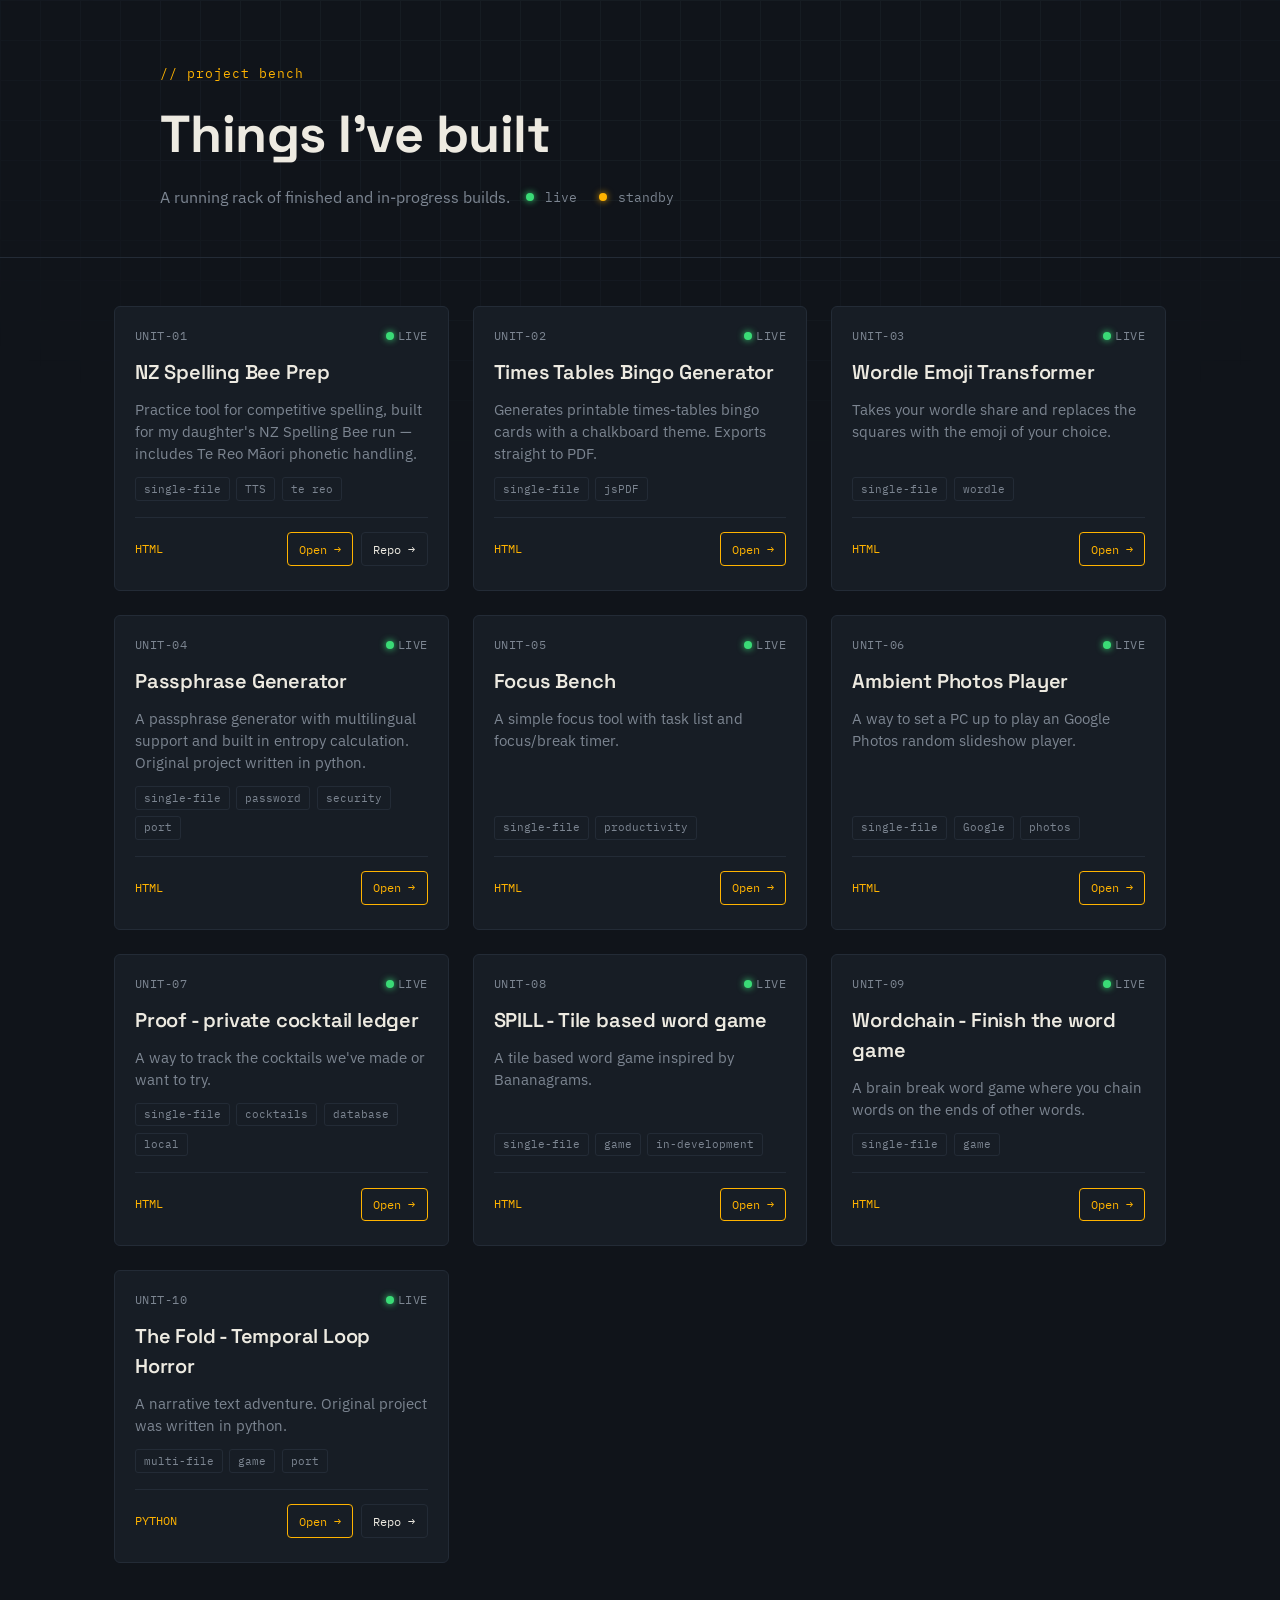
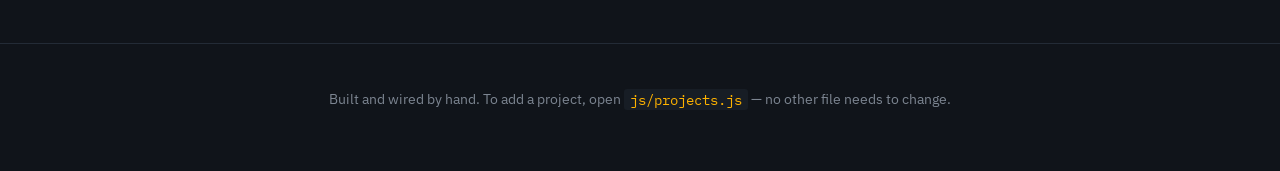
<file: index.html>
<!DOCTYPE html>
<html lang="en">
<head>
<meta charset="UTF-8">
<meta name="viewport" content="width=device-width, initial-scale=1.0">
<title>Project Bench</title>
<meta name="description" content="A workbench of things that got built.">

<link rel="preconnect" href="https://fonts.googleapis.com">
<link rel="preconnect" href="https://fonts.gstatic.com" crossorigin>
<link href="https://fonts.googleapis.com/css2?family=Space+Grotesk:wght@500;600;700&family=IBM+Plex+Mono:wght@400;500;600&family=IBM+Plex+Sans:wght@400;500&display=swap" rel="stylesheet">

<link rel="stylesheet" href="css/style.css">
</head>
<body>

<div class="grid-backdrop" aria-hidden="true"></div>

<header class="bench-header">
  <div class="header-inner">
    <p class="eyebrow">// project bench</p>
    <h1 class="bench-title">Things I've built</h1>
    <p class="bench-sub">A running rack of finished and in-progress builds. <span class="led-key"><span class="led led--live" aria-hidden="true"></span>live &nbsp; <span class="led led--standby" aria-hidden="true"></span>standby</span></p>
  </div>
</header>

<main>
  <section id="project-grid" class="project-grid" aria-label="Project list">
    <!-- Cards are injected here by js/render.js, reading from js/projects.js -->
    <p class="grid-empty" id="grid-empty" hidden>Nothing on the bench yet. Add an entry to <code>js/projects.js</code>.</p>
  </section>
</main>

<footer class="bench-footer">
  <p>Built and wired by hand. To add a project, open <code>js/projects.js</code> — no other file needs to change.</p>
</footer>

<script src="js/projects.js"></script>
<script src="js/render.js"></script>
</body>
</html>
</file>
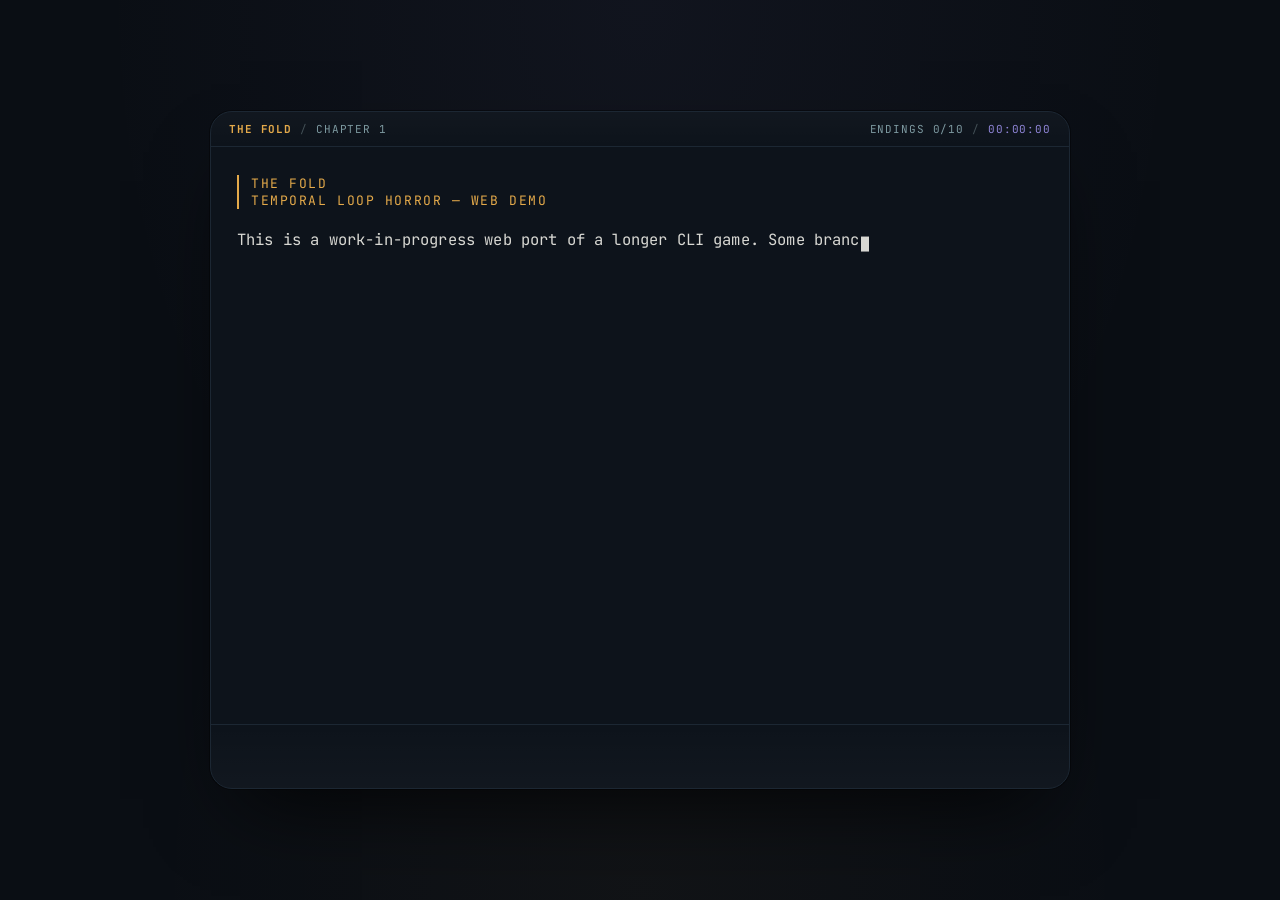
<file: projects/the-fold/index.html>
<!DOCTYPE html>
<html lang="en">
<head>
<meta charset="UTF-8" />
<meta name="viewport" content="width=device-width, initial-scale=1.0" />
<title>The Fold — Temporal Loop Horror</title>
<link rel="preconnect" href="https://fonts.googleapis.com" />
<link rel="preconnect" href="https://fonts.gstatic.com" crossorigin />
<link
  href="https://fonts.googleapis.com/css2?family=JetBrains+Mono:wght@400;500;700&display=swap"
  rel="stylesheet"
/>
<link rel="stylesheet" href="style.css" />
</head>
<body>

  <div class="console">

    <header class="status-bar">
      <div class="status-left">
        <span class="status-label">THE FOLD</span>
        <span class="status-sep">/</span>
        <span id="status-chapter">CHAPTER 1</span>
      </div>
      <div class="status-right">
        <span id="status-endings">ENDINGS 0/10</span>
        <span class="status-sep">/</span>
        <span id="chronometer" class="chronometer">00:00:00</span>
      </div>
    </header>

    <main id="output" class="output" aria-live="polite"></main>

    <footer id="controls" class="controls"></footer>

  </div>

  <script src="content.js"></script>
  <script src="engine.js"></script>
  <script src="main.js"></script>
  <script>
    // Signature detail: the chronometer never settles on one truthful reading.
    // Small, quiet nod to the Fold's temporal non-linearity — not meant to
    // distract from the actual game.
    (function () {
      const el = document.getElementById('chronometer');
      const readings = ['00:00:00', '03:47:12', '01:00:00', 'ERROR', '00:15:03'];
      let i = 0;
      setInterval(() => {
        i = (i + 1) % readings.length;
        el.textContent = readings[i];
      }, 3200);
    })();
  </script>
</body>
</html>
</file>
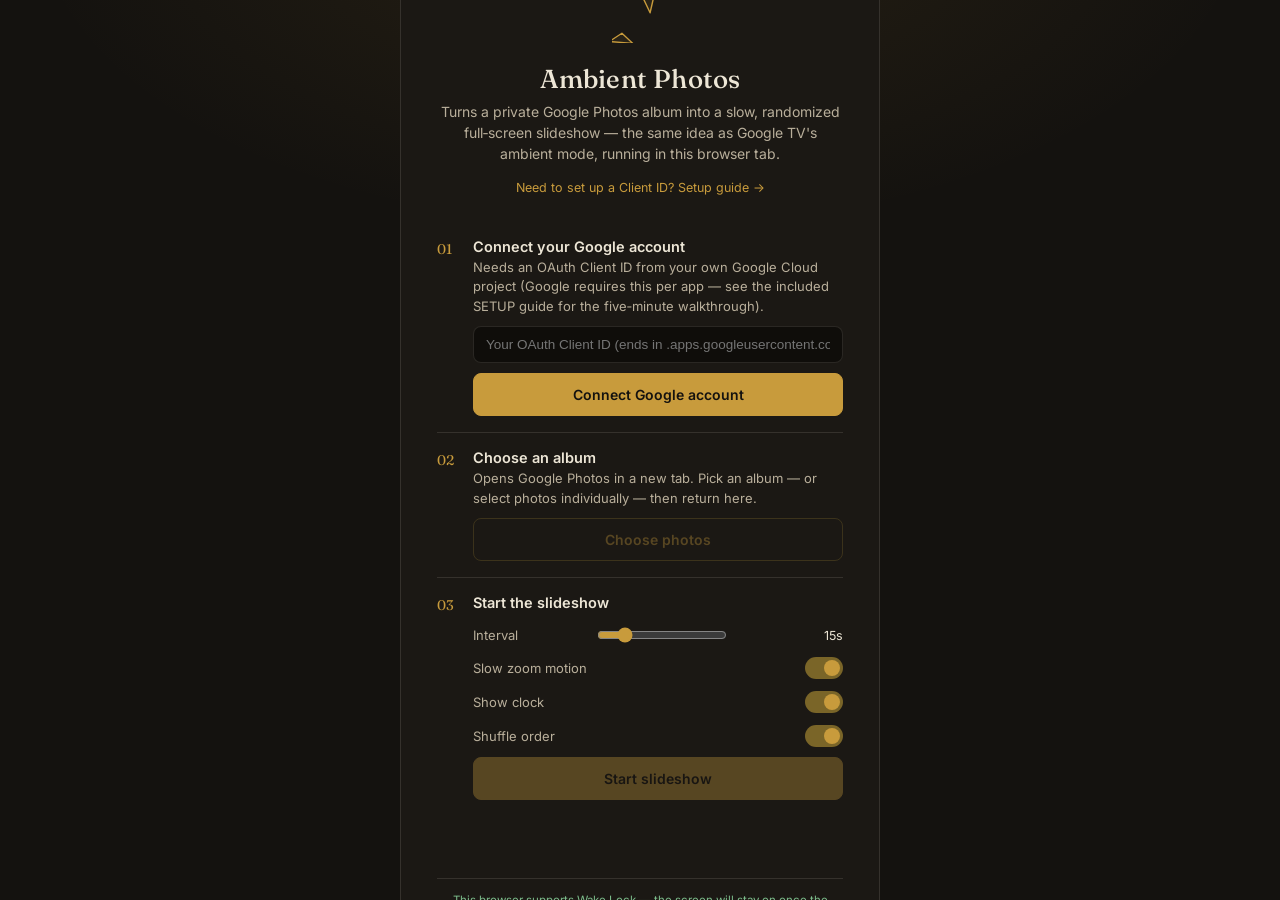
<file: projects/ambient-photos.html>
<!DOCTYPE html>
<html lang="en">
<head>
<meta charset="UTF-8">
<meta name="viewport" content="width=device-width, initial-scale=1.0">
<title>Ambient Photos</title>
<link rel="preconnect" href="https://fonts.googleapis.com">
<link rel="preconnect" href="https://fonts.gstatic.com" crossorigin>
<link href="https://fonts.googleapis.com/css2?family=Fraunces:opsz,wght@9..144,400;9..144,500;9..144,600&family=Inter:wght@400;500;600&display=swap" rel="stylesheet">
<script src="https://accounts.google.com/gsi/client" async defer></script>
<style>
  :root{
    --ink: #EDE6D6;
    --ink-dim: #B9AF9B;
    --charcoal: #14120F;
    --charcoal-2: #1B1814;
    --amber: #C89B3C;
    --amber-dim: #7A6528;
    --line: rgba(237,230,214,0.12);
    --radius: 14px;
    --serif: 'Fraunces', Georgia, serif;
    --sans: 'Inter', -apple-system, sans-serif;
  }
  *{box-sizing:border-box;}
  html,body{
    margin:0; padding:0; width:100%; height:100%;
    background:#000; color:var(--ink); font-family:var(--sans);
    overflow:hidden;
  }
  button{font-family:var(--sans);}

  /* ---------- Setup screen ---------- */
  #setup{
    position:fixed; inset:0;
    background:
      radial-gradient(ellipse 80% 60% at 50% -10%, rgba(200,155,60,0.10), transparent 60%),
      var(--charcoal);
    display:flex; align-items:center; justify-content:center;
    padding:32px; overflow-y:auto;
  }
  .panel{
    width:100%; max-width:480px;
    background:var(--charcoal-2);
    border:1px solid var(--line);
    border-radius:var(--radius);
    padding:40px 36px 32px;
    position:relative;
  }
  .aperture{
    width:56px; height:56px; margin:0 auto 20px;
    display:block;
  }
  .aperture path{
    transform-origin:center;
    transition: transform 900ms cubic-bezier(.2,.8,.2,1), opacity 900ms;
  }
  .panel h1{
    font-family:var(--serif); font-weight:500; font-size:26px;
    text-align:center; margin:0 0 6px; letter-spacing:0.2px;
  }
  .panel .sub{
    text-align:center; color:var(--ink-dim); font-size:14px;
    margin:0 0 32px; line-height:1.5;
  }
  .steps{
    display:flex; flex-direction:column; gap:0;
    margin-bottom:28px;
  }
  .step{
    display:flex; gap:16px; padding:16px 0;
    border-top:1px solid var(--line);
  }
  .step:first-child{border-top:none;}
  .step-num{
    font-family:var(--serif); font-size:14px; color:var(--amber);
    width:20px; flex:none; padding-top:2px;
  }
  .step-body{flex:1; min-width:0;}
  .step-title{font-size:14.5px; font-weight:600; margin-bottom:3px;}
  .step-desc{font-size:13px; color:var(--ink-dim); line-height:1.5;}
  .step-desc a{color:var(--amber); text-decoration:none; border-bottom:1px solid var(--amber-dim);}
  .step.done .step-num{color:#7DBE8C;}
  .step.done .step-title::after{content:" — done"; font-weight:400; color:#7DBE8C; font-size:12px;}

  input[type=text]{
    width:100%; background:#0F0D0A; border:1px solid var(--line);
    border-radius:8px; padding:10px 12px; color:var(--ink);
    font-size:13.5px; margin-top:10px; outline:none;
  }
  input[type=text]:focus{border-color:var(--amber-dim);}

  .btn{
    width:100%; padding:12px 16px; border-radius:8px; border:1px solid var(--amber-dim);
    background:transparent; color:var(--amber); font-size:14px; font-weight:600;
    cursor:pointer; transition:background 150ms, color 150ms; margin-top:10px;
  }
  .btn:hover{background:rgba(200,155,60,0.10);}
  .btn.primary{background:var(--amber); color:#14120F; border-color:var(--amber);}
  .btn.primary:hover{background:#DBAE4F;}
  .btn:disabled{opacity:0.35; cursor:not-allowed;}

  .row{display:flex; align-items:center; justify-content:space-between; gap:12px; margin-top:14px;}
  .row label{font-size:13px; color:var(--ink-dim);}
  .row input[type=range]{width:130px; accent-color:var(--amber);}
  .row .val{font-size:12.5px; color:var(--ink); width:38px; text-align:right;}
  .toggle-row{display:flex; align-items:center; justify-content:space-between; margin-top:12px;}
  .toggle-row label{font-size:13px; color:var(--ink-dim);}
  .switch{position:relative; width:38px; height:22px; flex:none;}
  .switch input{opacity:0; width:0; height:0;}
  .slider-pill{position:absolute; inset:0; background:#39352C; border-radius:999px; cursor:pointer; transition:background 150ms;}
  .slider-pill::before{content:""; position:absolute; width:16px; height:16px; left:3px; top:3px; background:var(--ink); border-radius:50%; transition:transform 150ms;}
  .switch input:checked + .slider-pill{background:var(--amber-dim);}
  .switch input:checked + .slider-pill::before{transform:translateX(16px); background:var(--amber);}

  .status{font-size:12.5px; color:var(--ink-dim); text-align:center; margin-top:18px; min-height:16px;}
  .status.error{color:#D97757;}
  .count-pill{
    display:inline-flex; align-items:center; gap:6px; font-size:12.5px; color:#7DBE8C;
    margin-top:6px;
  }
  .wakelock-note{ font-size:11.5px; color:var(--ink-dim); text-align:center; margin-top:18px; padding-top:14px; border-top:1px solid var(--line); }
  .wakelock-note.ok{color:#7DBE8C;}
  .wakelock-note.bad{color:#D97757;}

  .help-link{
    display:block; text-align:center; font-size:12.5px; color:var(--amber);
    text-decoration:none; border-bottom:1px solid transparent; margin:-16px 0 26px;
    cursor:pointer; background:none; border-width:0 0 1px 0; border-style:solid; border-color:transparent;
    width:auto; padding:0;
  }
  .help-link:hover{ border-color:var(--amber-dim); }

  /* ---------- Setup guide overlay ---------- */
  #helpOverlay{
    position:fixed; inset:0; background:rgba(10,9,7,0.82); backdrop-filter:blur(3px);
    display:none; align-items:center; justify-content:center; padding:32px; z-index:50;
  }
  #helpOverlay.open{ display:flex; }
  .help-panel{
    width:100%; max-width:600px; max-height:82vh; overflow-y:auto;
    background:var(--charcoal-2); border:1px solid var(--line); border-radius:var(--radius);
    padding:32px 34px; position:relative;
  }
  .help-panel h2{ font-family:var(--serif); font-weight:500; font-size:20px; margin:26px 0 8px; }
  .help-panel h2:first-of-type{ margin-top:0; }
  .help-panel p{ font-size:13.5px; color:var(--ink-dim); line-height:1.6; margin:0 0 10px; }
  .help-panel ol,.help-panel ul{ font-size:13.5px; color:var(--ink-dim); line-height:1.7; margin:0 0 10px; padding-left:20px; }
  .help-panel li{ margin-bottom:4px; }
  .help-panel code{ background:#0F0D0A; border:1px solid var(--line); border-radius:4px; padding:1px 6px; font-size:12.5px; color:var(--amber); }
  .help-panel a{ color:var(--amber); }
  .help-panel strong{ color:var(--ink); }
  .help-close{
    position:absolute; top:18px; right:18px; width:30px; height:30px; border-radius:50%;
    border:1px solid var(--line); background:transparent; color:var(--ink-dim);
    font-size:14px; cursor:pointer; display:flex; align-items:center; justify-content:center;
  }
  .help-close:hover{ color:var(--ink); border-color:var(--amber-dim); }

  /* ---------- Slideshow screen ---------- */
  #stage{
    position:fixed; inset:0; background:#000; display:none;
  }
  .layer{
    position:absolute; inset:0; opacity:0;
    transition:opacity 1400ms ease;
  }
  .layer.active{opacity:1;}
  .layer .bg{
    position:absolute; inset:-4%; background-size:cover; background-position:center;
    filter:blur(38px) brightness(0.55) saturate(1.15);
    transform:scale(1.1);
  }
  .layer .fg{
    position:absolute; inset:0; background-size:contain; background-position:center; background-repeat:no-repeat;
    transform:scale(1);
  }
  .layer.kenburns .fg{ transition: transform linear; }
  .layer.kenburns .bg{ transition: transform linear; }

  #clock{
    position:absolute; left:36px; bottom:30px;
    font-family:var(--serif); font-weight:400; font-size:15px;
    color:rgba(237,230,214,0.72);
    text-shadow:0 1px 6px rgba(0,0,0,0.6);
    letter-spacing:0.3px;
    pointer-events:none;
  }
  #caption{
    position:absolute; right:36px; bottom:30px;
    font-size:12px; color:rgba(237,230,214,0.5);
    text-shadow:0 1px 6px rgba(0,0,0,0.6);
    pointer-events:none; max-width:40%; text-align:right;
  }
  #exit-hint{
    position:absolute; top:22px; right:26px;
    font-size:11.5px; color:rgba(237,230,214,0);
    transition:color 400ms; pointer-events:none;
    letter-spacing:0.3px;
  }
  #wakeDot{
    position:absolute; top:24px; left:26px;
    font-size:11.5px; color:rgba(237,230,214,0);
    transition:color 400ms; pointer-events:none;
    display:flex; align-items:center; gap:6px; letter-spacing:0.3px;
  }
  #wakeDot .dot{ width:6px; height:6px; border-radius:50%; background:#7DBE8C; flex:none; }
  #wakeDot.off .dot{ background:#D97757; }
  #stage.show-controls #exit-hint{ color:rgba(237,230,214,0.55); }
  #stage.show-controls #wakeDot{ color:rgba(237,230,214,0.55); }
  #stage.show-controls #gear{ opacity:1; pointer-events:auto; }
  #controls{
    position:absolute; bottom:28px; left:50%; transform:translateX(-50%);
    display:flex; gap:12px;
    opacity:0; pointer-events:none; transition:opacity 400ms;
  }
  #stage.show-controls #controls{ opacity:1; pointer-events:auto; }
  .ctrl-btn{
    width:42px; height:42px; border-radius:50%; border:1px solid rgba(237,230,214,0.25);
    background:rgba(0,0,0,0.4); color:var(--ink); font-size:16px; cursor:pointer;
    display:flex; align-items:center; justify-content:center; transition:background 150ms;
  }
  .ctrl-btn:hover{ background:rgba(0,0,0,0.6); }
  #gear{
    position:absolute; top:20px; right:20px; width:34px; height:34px;
    border-radius:50%; border:1px solid rgba(237,230,214,0.25); background:rgba(0,0,0,0.35);
    color:var(--ink); font-size:15px; display:flex; align-items:center; justify-content:center;
    opacity:0; pointer-events:none; transition:opacity 400ms; cursor:pointer;
  }
  #loading-msg{
    position:absolute; inset:0; display:flex; align-items:center; justify-content:center;
    color:var(--ink-dim); font-size:13px; font-family:var(--sans);
  }
</style>
</head>
<body>

<div id="setup">
  <div class="panel">
    <svg class="aperture" viewBox="0 0 100 100" fill="none" id="apertureSvg">
      <g id="apertureBlades" stroke="var(--amber)" stroke-width="2.5" stroke-linejoin="round" fill="rgba(200,155,60,0.08)">
        <path d="M50 8 L74 20 L68 46 Z"></path>
        <path d="M50 8 L74 20 L68 46 Z" transform="rotate(60 50 50)"></path>
        <path d="M50 8 L74 20 L68 46 Z" transform="rotate(120 50 50)"></path>
        <path d="M50 8 L74 20 L68 46 Z" transform="rotate(180 50 50)"></path>
        <path d="M50 8 L74 20 L68 46 Z" transform="rotate(240 50 50)"></path>
        <path d="M50 8 L74 20 L68 46 Z" transform="rotate(300 50 50)"></path>
      </g>
    </svg>
    <h1>Ambient Photos</h1>
    <p class="sub">Turns a private Google Photos album into a slow, randomized full‑screen slideshow — the same idea as Google TV's ambient mode, running in this browser tab.</p>
    <span class="help-link" id="helpTrigger">Need to set up a Client ID? Setup guide →</span>

    <div class="steps">
      <div class="step" id="step1">
        <div class="step-num">01</div>
        <div class="step-body">
          <div class="step-title">Connect your Google account</div>
          <div class="step-desc">
            Needs an OAuth Client ID from your own Google Cloud project (Google requires this per app — see the included SETUP guide for the five‑minute walkthrough).
          </div>
          <input type="text" id="clientId" placeholder="Your OAuth Client ID (ends in .apps.googleusercontent.com)">
          <button class="btn primary" id="connectBtn">Connect Google account</button>
        </div>
      </div>

      <div class="step" id="step2">
        <div class="step-num">02</div>
        <div class="step-body">
          <div class="step-title">Choose an album</div>
          <div class="step-desc">Opens Google Photos in a new tab. Pick an album — or select photos individually — then return here.</div>
          <button class="btn" id="pickBtn" disabled>Choose photos</button>
          <div class="count-pill" id="countPill" style="display:none;"></div>
        </div>
      </div>

      <div class="step" id="step3">
        <div class="step-num">03</div>
        <div class="step-body">
          <div class="step-title">Start the slideshow</div>
          <div class="row">
            <label>Interval</label>
            <input type="range" id="interval" min="5" max="60" value="15">
            <div class="val" id="intervalVal">15s</div>
          </div>
          <div class="toggle-row">
            <label>Slow zoom motion</label>
            <label class="switch"><input type="checkbox" id="kenburns" checked><span class="slider-pill"></span></label>
          </div>
          <div class="toggle-row">
            <label>Show clock</label>
            <label class="switch"><input type="checkbox" id="showClock" checked><span class="slider-pill"></span></label>
          </div>
          <div class="toggle-row">
            <label>Shuffle order</label>
            <label class="switch"><input type="checkbox" id="shuffle" checked><span class="slider-pill"></span></label>
          </div>
          <button class="btn primary" id="startBtn" disabled>Start slideshow</button>
        </div>
      </div>
    </div>

    <div class="status" id="statusMsg"></div>
    <div class="wakelock-note" id="wakelockNote">Checking Wake Lock support…</div>
  </div>
</div>

<div id="helpOverlay">
  <div class="help-panel">
    <button class="help-close" id="helpClose" title="Close">✕</button>
    <h2>Getting a Client ID</h2>
    <p>Private albums require Google's sign-in, and Google requires every app to have its own OAuth Client ID from a free Google Cloud project. This is a one-time, five-minute setup.</p>

    <h2>1. Create a project</h2>
    <ol>
      <li>Go to <a href="https://console.cloud.google.com/" target="_blank">console.cloud.google.com</a> and sign in.</li>
      <li>Click the project dropdown (top left) → <strong>New Project</strong>.</li>
      <li>Name it anything (e.g. "Ambient Photos") → <strong>Create</strong>.</li>
    </ol>

    <h2>2. Enable the Photos Picker API</h2>
    <ol>
      <li>Go to <strong>APIs &amp; Services → Library</strong>.</li>
      <li>Search for <strong>Google Photos Picker API</strong> and click <strong>Enable</strong>.</li>
    </ol>

    <h2>3. Configure the OAuth consent screen</h2>
    <ol>
      <li><strong>APIs &amp; Services → OAuth consent screen</strong> → choose <strong>External</strong> → <strong>Create</strong>.</li>
      <li>Fill in an app name and your email for support/developer contact, then continue through the remaining steps.</li>
      <li>On the <strong>Test users</strong> step, add your own Google account's email. This lets you use the app without Google reviewing it.</li>
    </ol>

    <h2>4. Create the OAuth Client ID</h2>
    <ol>
      <li><strong>APIs &amp; Services → Credentials → Create Credentials → OAuth client ID</strong>.</li>
      <li>Application type: <strong>Web application</strong>.</li>
      <li>Under <strong>Authorized JavaScript origins</strong>, add the address you'll open this page from — <code>http://localhost:8000</code> for local use, or <code>https://yourusername.github.io</code> if hosting on GitHub Pages.</li>
      <li>Click <strong>Create</strong> and copy the Client ID (ends in <code>.apps.googleusercontent.com</code>) into the field on this page.</li>
    </ol>

    <h2>5. Run the page over http(s)</h2>
    <p>Google's sign-in needs <code>http://</code> or <code>https://</code> — opening the file directly (<code>file://</code>) won't work.</p>
    <ul>
      <li><strong>Locally:</strong> <code>python3 -m http.server 8000</code> in the folder, then open <code>http://localhost:8000/ambient-photos.html</code>.</li>
      <li><strong>GitHub Pages:</strong> push the file to a repo, enable Pages in Settings, and open the resulting <code>https://yourusername.github.io/...</code> URL. Add that origin in step 4 above.</li>
    </ul>

    <h2>First sign-in warning</h2>
    <p>Google will show an "unverified app" warning the first time — expected for a personal project. Click <strong>Advanced → Go to Ambient Photos (unsafe)</strong> to continue. It's safe: it's your own app, and only accounts you added as test users can sign in.</p>

    <h2>Finding shared albums</h2>
    <p>The photo picker doesn't browse albums — it opens showing recent photos. Use its search box and type the shared album's name to bring up its photos, then select them.</p>
  </div>
</div>

<div id="stage">
  <div id="loading-msg">Loading photos…</div>
  <div class="layer" id="layerA"><div class="bg"></div><div class="fg"></div></div>
  <div class="layer" id="layerB"><div class="bg"></div><div class="fg"></div></div>
  <div id="clock"></div>
  <div id="caption"></div>
  <div id="wakeDot"><span class="dot"></span><span id="wakeLabel">Screen awake</span></div>
  <div id="exit-hint">Move mouse and press Esc for settings</div>
  <div id="gear" title="Back to settings">⚙</div>
  <div id="controls">
    <button class="ctrl-btn" id="prevBtn" title="Previous photo">⏮</button>
    <button class="ctrl-btn" id="playPauseBtn" title="Pause">⏸</button>
    <button class="ctrl-btn" id="nextBtn" title="Next photo">⏭</button>
  </div>
</div>

<script>
(function(){
  "use strict";

  const SCOPE = "https://www.googleapis.com/auth/photospicker.mediaitems.readonly";
  const LS_KEY = "ambientPhotosConfig";

  const els = {
    clientId: document.getElementById('clientId'),
    connectBtn: document.getElementById('connectBtn'),
    pickBtn: document.getElementById('pickBtn'),
    startBtn: document.getElementById('startBtn'),
    countPill: document.getElementById('countPill'),
    statusMsg: document.getElementById('statusMsg'),
    interval: document.getElementById('interval'),
    intervalVal: document.getElementById('intervalVal'),
    kenburns: document.getElementById('kenburns'),
    showClock: document.getElementById('showClock'),
    shuffle: document.getElementById('shuffle'),
    step1: document.getElementById('step1'),
    step2: document.getElementById('step2'),
    step3: document.getElementById('step3'),
    setup: document.getElementById('setup'),
    stage: document.getElementById('stage'),
    loadingMsg: document.getElementById('loading-msg'),
    layerA: document.getElementById('layerA'),
    layerB: document.getElementById('layerB'),
    clock: document.getElementById('clock'),
    caption: document.getElementById('caption'),
    gear: document.getElementById('gear'),
    apertureBlades: document.getElementById('apertureBlades'),
    wakeDot: document.getElementById('wakeDot'),
    wakeLabel: document.getElementById('wakeLabel'),
    wakelockNote: document.getElementById('wakelockNote'),
    helpTrigger: document.getElementById('helpTrigger'),
    helpOverlay: document.getElementById('helpOverlay'),
    helpClose: document.getElementById('helpClose'),
    prevBtn: document.getElementById('prevBtn'),
    playPauseBtn: document.getElementById('playPauseBtn'),
    nextBtn: document.getElementById('nextBtn'),
  };

  let tokenClient = null;
  let accessToken = null;
  let tokenExpiresAt = 0;
  let sessionId = null;
  let mediaItems = [];      // [{id, baseUrl, width, height}]
  let queue = [];           // shuffled/sequential playback order (indices)
  let queuePos = 0;
  let activeLayer = null;
  let slideTimer = null;
  let clockTimer = null;
  let refreshTimer = null;
  let currentObjectUrls = [];
  let wakeLock = null;
  let history = [];       // [{item, objUrl}] in the order actually displayed
  let historyPos = -1;    // index into history currently on screen
  let isPaused = false;
  const MAX_HISTORY = 40;

  function setStatus(msg, isError){
    els.statusMsg.textContent = msg || "";
    els.statusMsg.className = "status" + (isError ? " error" : "");
  }

  function saveConfig(){
    try{
      localStorage.setItem(LS_KEY, JSON.stringify({
        clientId: els.clientId.value.trim(),
        interval: els.interval.value,
        kenburns: els.kenburns.checked,
        showClock: els.showClock.checked,
        shuffle: els.shuffle.checked,
      }));
    }catch(e){}
  }

  function loadConfig(){
    try{
      const raw = localStorage.getItem(LS_KEY);
      if(!raw) return;
      const c = JSON.parse(raw);
      if(c.clientId) els.clientId.value = c.clientId;
      if(c.interval) { els.interval.value = c.interval; els.intervalVal.textContent = c.interval + "s"; }
      if(typeof c.kenburns === 'boolean') els.kenburns.checked = c.kenburns;
      if(typeof c.showClock === 'boolean') els.showClock.checked = c.showClock;
      if(typeof c.shuffle === 'boolean') els.shuffle.checked = c.shuffle;
    }catch(e){}
  }

  els.interval.addEventListener('input', ()=>{
    els.intervalVal.textContent = els.interval.value + "s";
    saveConfig();
  });
  [els.kenburns, els.showClock, els.shuffle].forEach(el=>el.addEventListener('change', saveConfig));
  els.clientId.addEventListener('change', saveConfig);

  // ---------- Step 1: OAuth ----------
  function apertureOpen(open){
    if(!els.apertureBlades) return;
    els.apertureBlades.querySelectorAll('path').forEach((p, i)=>{
      p.style.transform = (open ? 'scale(0.45)' : 'scale(1)');
    });
  }

  function waitForGis(cb){
    if(window.google && google.accounts && google.accounts.oauth2) return cb();
    setTimeout(()=>waitForGis(cb), 150);
  }

  els.connectBtn.addEventListener('click', ()=>{
    const clientId = els.clientId.value.trim();
    if(!clientId){
      setStatus("Paste your OAuth Client ID first — see SETUP guide.", true);
      return;
    }
    saveConfig();
    setStatus("Loading Google sign-in…");
    els.connectBtn.disabled = true;
    waitForGis(()=>{
      try{
        tokenClient = google.accounts.oauth2.initTokenClient({
          client_id: clientId,
          scope: SCOPE,
          callback: (resp)=>{
            els.connectBtn.disabled = false;
            if(resp.error){
              setStatus("Google sign-in failed: " + resp.error, true);
              return;
            }
            accessToken = resp.access_token;
            tokenExpiresAt = Date.now() + (resp.expires_in * 1000);
            apertureOpen(true);
            els.step1.classList.add('done');
            els.pickBtn.disabled = false;
            setStatus("Connected. Now choose an album.");
            scheduleTokenRefresh();
          }
        });
        tokenClient.requestAccessToken({prompt: 'consent'});
      }catch(e){
        els.connectBtn.disabled = false;
        setStatus("Couldn't start Google sign-in — check the Client ID. " + e.message, true);
      }
    });
  });

  function scheduleTokenRefresh(){
    if(refreshTimer) clearTimeout(refreshTimer);
    const msUntilRefresh = Math.max(tokenExpiresAt - Date.now() - 5*60*1000, 10*1000);
    refreshTimer = setTimeout(()=>{
      if(!tokenClient) return;
      tokenClient.requestAccessToken({prompt: ''});
    }, msUntilRefresh);
  }

  function authHeader(){
    return { "Authorization": "Bearer " + accessToken };
  }

  // ---------- Step 2: Picker ----------
  els.pickBtn.addEventListener('click', async ()=>{
    els.pickBtn.disabled = true;
    setStatus("Opening Google Photos…");
    try{
      const res = await fetch("https://photospicker.googleapis.com/v1/sessions", {
        method: "POST",
        headers: Object.assign({"Content-Type":"application/json"}, authHeader()),
        body: "{}"
      });
      if(!res.ok) throw new Error("session create failed (" + res.status + ")");
      const session = await res.json();
      sessionId = session.id;
      const pickerWin = window.open(session.pickerUri, "_blank");
      setStatus("Pick an album or photos in the new tab, then come back here.");
      pollSession(session);
    }catch(e){
      setStatus("Couldn't open the photo picker: " + e.message, true);
      els.pickBtn.disabled = false;
    }
  });

  async function pollSession(session){
    const intervalMs = 3000;
    const deadline = Date.now() + 10*60*1000; // give up after 10 minutes
    (async function poll(){
      if(Date.now() > deadline){
        setStatus("Picker timed out. Click \"Choose photos\" to try again.", true);
        els.pickBtn.disabled = false;
        return;
      }
      try{
        const res = await fetch("https://photospicker.googleapis.com/v1/sessions/" + session.id, {
          headers: authHeader()
        });
        if(!res.ok) throw new Error("poll failed (" + res.status + ")");
        const s = await res.json();
        if(s.mediaItemsSet){
          await loadMediaItems(session.id);
          return;
        }
        setTimeout(poll, intervalMs);
      }catch(e){
        setStatus("Lost contact with the picker: " + e.message, true);
        els.pickBtn.disabled = false;
      }
    })();
  }

  async function loadMediaItems(sid){
    setStatus("Loading your selection…");
    let items = [];
    let pageToken = "";
    try{
      do{
        const url = "https://photospicker.googleapis.com/v1/mediaItems?sessionId=" + encodeURIComponent(sid)
          + "&pageSize=100" + (pageToken ? "&pageToken=" + encodeURIComponent(pageToken) : "");
        const res = await fetch(url, { headers: authHeader() });
        if(!res.ok) throw new Error("list failed (" + res.status + ")");
        const data = await res.json();
        (data.mediaItems || []).forEach(it=>{
          if(it.type === "PHOTO" && it.mediaFile && it.mediaFile.baseUrl){
            items.push({
              id: it.id,
              baseUrl: it.mediaFile.baseUrl,
              filename: it.mediaFile.filename || "",
            });
          }
        });
        pageToken = data.nextPageToken || "";
      } while(pageToken);

      if(items.length === 0){
        setStatus("No photos found in that selection — videos are skipped for now. Try again.", true);
        els.pickBtn.disabled = false;
        return;
      }

      mediaItems = items;
      sessionId = sid;
      els.step2.classList.add('done');
      els.countPill.style.display = "inline-flex";
      els.countPill.textContent = "● " + items.length + " photo" + (items.length===1?"":"s") + " ready";
      els.pickBtn.disabled = false;
      els.pickBtn.textContent = "Choose different photos";
      els.startBtn.disabled = false;
      setStatus("Ready. Start the slideshow whenever you like.");
    }catch(e){
      setStatus("Couldn't load the selected photos: " + e.message, true);
      els.pickBtn.disabled = false;
    }
  }

  // Refresh baseUrls periodically (they expire ~60 min after being issued)
  async function refreshBaseUrls(){
    if(!sessionId) return;
    try{
      await loadMediaItemsSilently(sessionId);
    }catch(e){
      console.warn("baseUrl refresh failed", e);
    }
  }

  async function loadMediaItemsSilently(sid){
    let items = [];
    let pageToken = "";
    do{
      const url = "https://photospicker.googleapis.com/v1/mediaItems?sessionId=" + encodeURIComponent(sid)
        + "&pageSize=100" + (pageToken ? "&pageToken=" + encodeURIComponent(pageToken) : "");
      const res = await fetch(url, { headers: authHeader() });
      if(!res.ok) throw new Error("refresh failed (" + res.status + ")");
      const data = await res.json();
      (data.mediaItems || []).forEach(it=>{
        if(it.type === "PHOTO" && it.mediaFile && it.mediaFile.baseUrl){
          items.push({ id: it.id, baseUrl: it.mediaFile.baseUrl, filename: it.mediaFile.filename || "" });
        }
      });
      pageToken = data.nextPageToken || "";
    } while(pageToken);
    if(items.length){
      mediaItems = items;
      buildQueue(false); // keep playback going, just refresh urls without reshuffling from scratch
    }
  }

  // ---------- Wake Lock (keeps the screen from sleeping during the slideshow) ----------
  async function requestWakeLock(){
    if(!('wakeLock' in navigator)){
      els.wakeDot.classList.add('off');
      els.wakeLabel.textContent = "Wake Lock unsupported";
      return;
    }
    try{
      wakeLock = await navigator.wakeLock.request('screen');
      els.wakeDot.classList.remove('off');
      els.wakeLabel.textContent = "Screen awake";
      wakeLock.addEventListener('release', ()=>{
        els.wakeDot.classList.add('off');
        els.wakeLabel.textContent = "Wake lock released";
      });
    }catch(e){
      els.wakeDot.classList.add('off');
      els.wakeLabel.textContent = "Wake lock failed";
      console.warn("wake lock error:", e);
    }
  }
  document.addEventListener('visibilitychange', async ()=>{
    // Wake locks are auto-released when the tab is hidden; re-acquire when shown again.
    if(document.visibilityState === 'visible' && els.stage.style.display === 'block'){
      await requestWakeLock();
    }
  });
  function checkWakeLockSupport(){
    if('wakeLock' in navigator){
      els.wakelockNote.textContent = "This browser supports Wake Lock — the screen will stay on once the slideshow starts.";
      els.wakelockNote.classList.add('ok');
    } else {
      els.wakelockNote.textContent = "This browser doesn't support the Wake Lock API — the screen may still sleep. Chrome, Edge, and recent Safari all support it.";
      els.wakelockNote.classList.add('bad');
    }
  }

  // ---------- Setup guide overlay ----------
  els.helpTrigger.addEventListener('click', ()=> els.helpOverlay.classList.add('open'));
  els.helpClose.addEventListener('click', ()=> els.helpOverlay.classList.remove('open'));
  els.helpOverlay.addEventListener('click', (e)=>{ if(e.target === els.helpOverlay) els.helpOverlay.classList.remove('open'); });
  document.addEventListener('keydown', (e)=>{ if(e.key === 'Escape' && els.helpOverlay.classList.contains('open')) els.helpOverlay.classList.remove('open'); });

  // ---------- Step 3: Slideshow ----------
  function buildQueue(reset){
    const idx = mediaItems.map((_,i)=>i);
    if(els.shuffle.checked){
      for(let i=idx.length-1;i>0;i--){
        const j = Math.floor(Math.random()*(i+1));
        [idx[i],idx[j]] = [idx[j],idx[i]];
      }
    }
    queue = idx;
    if(reset) queuePos = 0;
    if(queuePos >= queue.length) queuePos = 0;
  }

  els.startBtn.addEventListener('click', async ()=>{
    if(mediaItems.length === 0) return;
    saveConfig();
    els.setup.style.display = "none";
    els.stage.style.display = "block";
    buildQueue(true);
    history = []; historyPos = -1; isPaused = false;
    els.playPauseBtn.textContent = "⏸"; els.playPauseBtn.title = "Pause";
    startClock();
    requestFullscreen();
    await requestWakeLock();
    goForward();
    resetAutoTimer();
    // Refresh base URLs every 45 minutes so long ambient runs don't stall
    setInterval(refreshBaseUrls, 45*60*1000);
  });

  function requestFullscreen(){
    const el = document.documentElement;
    const req = el.requestFullscreen || el.webkitRequestFullscreen || el.mozRequestFullScreen;
    if(req) { try{ req.call(el); }catch(e){} }
  }

  function startClock(){
    function tick(){
      if(!els.showClock.checked){ els.clock.textContent = ""; return; }
      const d = new Date();
      let h = d.getHours(); const m = d.getMinutes();
      const ampm = h >= 12 ? "PM" : "AM";
      h = h % 12; if(h === 0) h = 12;
      els.clock.textContent = h + ":" + String(m).padStart(2,'0') + " " + ampm;
    }
    tick();
    clockTimer = setInterval(tick, 15000);
  }

  async function fetchImageObjectUrl(baseUrl, w, h){
    const url = baseUrl + "=w" + w + "-h" + h;
    const res = await fetch(url, { headers: authHeader() });
    if(!res.ok) throw new Error("image fetch failed (" + res.status + ")");
    const blob = await res.blob();
    return URL.createObjectURL(blob);
  }

  function trimHistory(){
    while(history.length > MAX_HISTORY){
      const removed = history.shift();
      historyPos--;
      // Don't revoke if this is somehow still the one on screen
      if(!activeLayer || activeLayer.dataset.objUrl !== removed.objUrl){
        URL.revokeObjectURL(removed.objUrl);
      }
    }
  }

  function renderSlide(entry){
    const item = entry.item, objUrl = entry.objUrl;
    const incoming = (activeLayer === els.layerA) ? els.layerB : els.layerA;
    const outgoing = (activeLayer === els.layerA) ? els.layerA : els.layerB;

    document.getElementById('loading-msg').style.display = "none";

    const bg = incoming.querySelector('.bg');
    const fg = incoming.querySelector('.fg');
    bg.style.backgroundImage = "url(" + objUrl + ")";
    fg.style.backgroundImage = "url(" + objUrl + ")";
    incoming.dataset.objUrl = objUrl;

    incoming.classList.toggle('kenburns', els.kenburns.checked);
    if(els.kenburns.checked){
      const dur = (parseInt(els.interval.value,10) + 1.4) + "s";
      bg.style.transition = "none"; fg.style.transition = "none";
      const startScale = 1.0 + Math.random()*0.02;
      bg.style.transform = "scale(1.1)";
      fg.style.transform = "scale(" + startScale + ")";
      void fg.offsetWidth;
      bg.style.transition = "transform " + dur + " linear";
      fg.style.transition = "transform " + dur + " linear";
      const endScale = startScale + 0.06 + Math.random()*0.04;
      requestAnimationFrame(()=>{
        bg.style.transform = "scale(1.16)";
        fg.style.transform = "scale(" + endScale + ")";
      });
    } else {
      bg.style.transition = "none"; fg.style.transition = "none";
      bg.style.transform = "scale(1.1)";
      fg.style.transform = "scale(1)";
    }

    els.caption.textContent = item.filename || "";
    incoming.classList.add('active');
    outgoing.classList.remove('active');
    activeLayer = incoming;
  }

  async function goForward(){
    if(historyPos < history.length - 1){
      historyPos++;
      renderSlide(history[historyPos]);
      return;
    }
    if(queue.length === 0) return;
    if(queuePos >= queue.length){ buildQueue(true); }
    const item = mediaItems[queue[queuePos]];
    queuePos++;

    const w = Math.min(window.innerWidth * (window.devicePixelRatio||1), 2560) | 0;
    const h = Math.min(window.innerHeight * (window.devicePixelRatio||1), 1600) | 0;

    let objUrl;
    try{
      objUrl = await fetchImageObjectUrl(item.baseUrl, w, h);
    }catch(e){
      console.warn("Skipping photo (fetch failed):", e.message);
      if(queue.length > 1) return goForward();
      return;
    }

    history.push({ item, objUrl });
    trimHistory();
    historyPos = history.length - 1;
    renderSlide(history[historyPos]);
  }

  function goBack(){
    if(historyPos <= 0) return;
    historyPos--;
    renderSlide(history[historyPos]);
  }

  function resetAutoTimer(){
    if(slideTimer) clearInterval(slideTimer);
    if(isPaused) return;
    slideTimer = setInterval(()=>{ goForward(); }, parseInt(els.interval.value,10)*1000);
  }

  els.playPauseBtn.addEventListener('click', ()=>{
    isPaused = !isPaused;
    if(isPaused){
      if(slideTimer) clearInterval(slideTimer);
      els.playPauseBtn.textContent = "▶";
      els.playPauseBtn.title = "Play";
    } else {
      els.playPauseBtn.textContent = "⏸";
      els.playPauseBtn.title = "Pause";
      resetAutoTimer();
    }
  });
  els.nextBtn.addEventListener('click', ()=>{
    goForward();
    resetAutoTimer();
  });
  els.prevBtn.addEventListener('click', ()=>{
    goBack();
    resetAutoTimer();
  });

  // ---------- Exit / settings ----------
  let idleTimer;
  els.stage.addEventListener('mousemove', ()=>{
    els.stage.classList.add('show-controls');
    clearTimeout(idleTimer);
    idleTimer = setTimeout(()=>els.stage.classList.remove('show-controls'), 3000);
  });
  els.gear.addEventListener('click', backToSetup);
  document.addEventListener('keydown', (e)=>{
    if(e.key === 'Escape' && els.stage.style.display === 'block') backToSetup();
  });

  function backToSetup(){
    if(slideTimer) clearInterval(slideTimer);
    if(clockTimer) clearInterval(clockTimer);
    if(wakeLock){ try{ wakeLock.release(); }catch(e){} wakeLock = null; }
    history.forEach(h=>URL.revokeObjectURL(h.objUrl));
    history = []; historyPos = -1; isPaused = false;
    els.playPauseBtn.textContent = "⏸"; els.playPauseBtn.title = "Pause";
    els.stage.style.display = "none";
    els.setup.style.display = "flex";
    if(document.exitFullscreen) { try{ document.exitFullscreen(); }catch(e){} }
  }

  loadConfig();
  checkWakeLockSupport();
})();
</script>
</body>
</html>
</file>
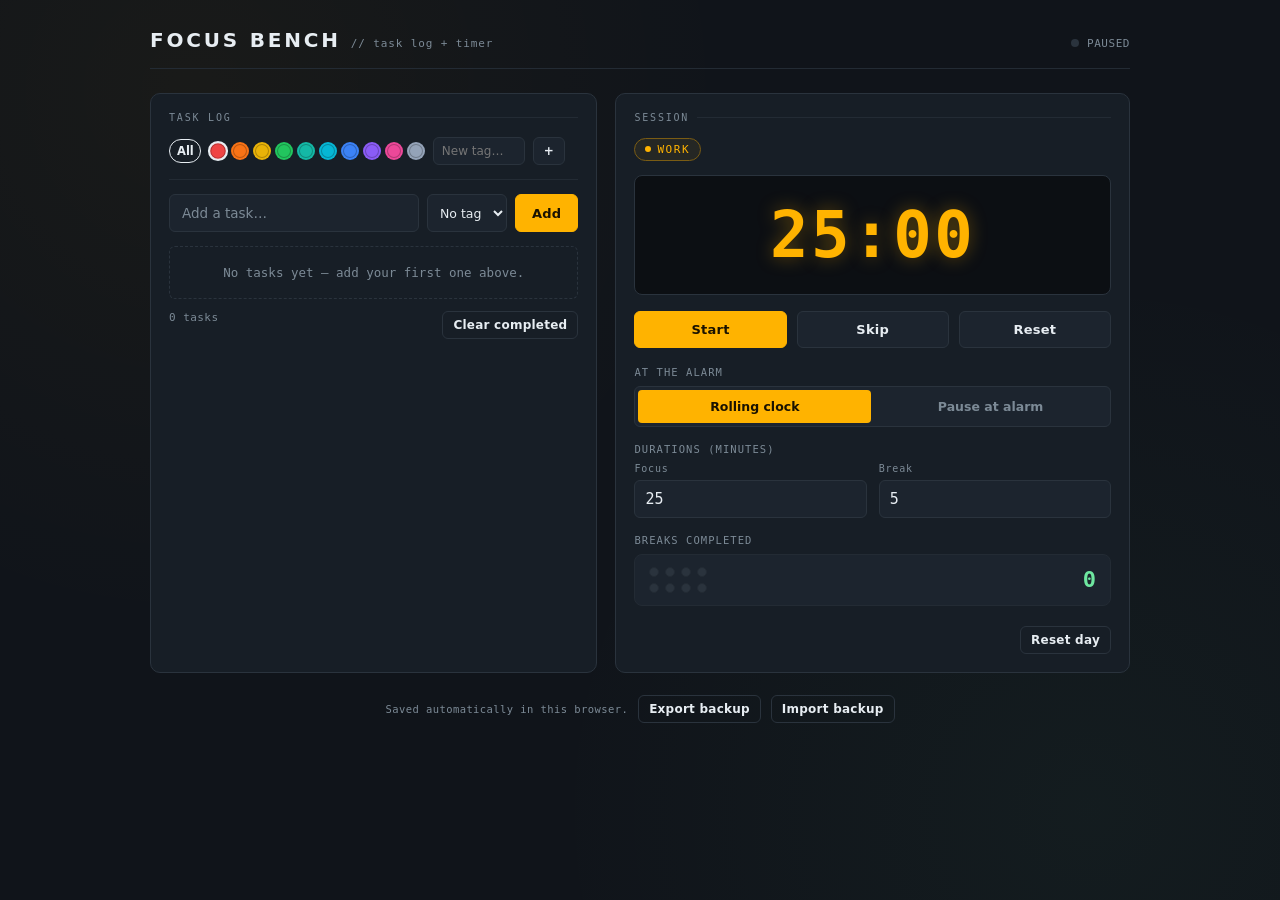
<file: projects/focus-bench.html>
<!DOCTYPE html>
<html lang="en">
<head>
<meta charset="UTF-8">
<meta name="viewport" content="width=device-width, initial-scale=1.0">
<title>Focus Bench</title>
<style>
  :root{
    --bg: #10141a;
    --panel: #171e26;
    --panel-2: #1c242e;
    --border: #2a333d;
    --border-soft: #232b34;
    --text: #e7edf2;
    --text-muted: #7c8a96;
    --amber: #ffb300;
    --amber-dim: #7a5c14;
    --green: #6ee7a0;
    --green-dim: #2f5940;
    --red: #ff5c5c;
    --red-dim: #6b2c2c;
    --mono: ui-monospace, 'Cascadia Code', 'SFMono-Regular', Consolas, 'Roboto Mono', monospace;
    --sans: -apple-system, BlinkMacSystemFont, 'Segoe UI', system-ui, sans-serif;
  }

  *{ box-sizing: border-box; }

  body{
    margin:0;
    background: var(--bg);
    background-image:
      radial-gradient(circle at 15% 10%, rgba(255,179,0,0.04), transparent 40%),
      radial-gradient(circle at 85% 90%, rgba(110,231,160,0.04), transparent 40%);
    color: var(--text);
    font-family: var(--sans);
    min-height: 100vh;
    padding: 28px 20px 60px;
  }

  .wrap{
    max-width: 980px;
    margin: 0 auto;
  }

  header{
    display:flex;
    align-items:baseline;
    justify-content:space-between;
    gap: 16px;
    margin-bottom: 24px;
    padding-bottom: 16px;
    border-bottom: 1px solid var(--border-soft);
    flex-wrap: wrap;
  }

  header .title-block{
    display:flex;
    align-items:baseline;
    gap: 10px;
  }

  header h1{
    font-size: 20px;
    letter-spacing: 0.14em;
    margin:0;
    font-weight: 700;
    text-transform: uppercase;
  }

  header .subtitle{
    font-family: var(--mono);
    font-size: 11px;
    color: var(--text-muted);
    letter-spacing: 0.08em;
  }

  .status-strip{
    display:flex;
    align-items:center;
    gap:8px;
    font-family: var(--mono);
    font-size: 11px;
    color: var(--text-muted);
    letter-spacing: 0.05em;
  }

  .status-dot{
    width:8px; height:8px; border-radius:50%;
    background: var(--border);
    box-shadow: none;
    transition: background .2s, box-shadow .2s;
  }
  .status-dot.on-work{ background: var(--amber); box-shadow: 0 0 8px 1px rgba(255,179,0,0.6); }
  .status-dot.on-break{ background: var(--green); box-shadow: 0 0 8px 1px rgba(110,231,160,0.6); }

  .grid{
    display:grid;
    grid-template-columns: 1fr 1.15fr;
    gap: 18px;
  }

  @media (max-width: 760px){
    .grid{ grid-template-columns: 1fr; }
  }

  .panel{
    background: var(--panel);
    border: 1px solid var(--border);
    border-radius: 10px;
    padding: 18px;
    position: relative;
  }

  .panel-label{
    font-family: var(--mono);
    font-size: 10px;
    letter-spacing: 0.18em;
    color: var(--text-muted);
    text-transform: uppercase;
    margin: 0 0 14px 0;
    display:flex;
    align-items:center;
    gap:8px;
  }
  .panel-label::after{
    content:'';
    flex:1;
    height:1px;
    background: var(--border-soft);
  }

  /* ---------- Task log ---------- */
  .task-input-row{
    display:flex;
    gap:8px;
    margin-bottom: 14px;
  }

  .task-input-row input[type="text"]{
    flex:1;
    background: var(--panel-2);
    border: 1px solid var(--border);
    border-radius: 6px;
    color: var(--text);
    font-family: var(--sans);
    font-size: 13.5px;
    padding: 10px 12px;
    outline: none;
  }
  .task-input-row input[type="text"]:focus{
    border-color: var(--amber);
  }
  .task-input-row input[type="text"]::placeholder{ color: var(--text-muted); }

  .tag-select{
    background: var(--panel-2);
    border: 1px solid var(--border);
    border-radius: 6px;
    color: var(--text);
    font-family: var(--sans);
    font-size: 12.5px;
    padding: 0 8px;
    outline: none;
    max-width: 108px;
  }
  .tag-select:focus{ border-color: var(--amber); }

  .tag-bar{
    display:flex;
    align-items:center;
    flex-wrap: wrap;
    gap: 6px;
    margin-bottom: 14px;
    padding-bottom: 14px;
    border-bottom: 1px solid var(--border-soft);
  }

  .tag-chip{
    display:inline-flex;
    align-items:center;
    gap: 4px;
    font-family: var(--sans);
    font-size: 11.5px;
    font-weight: 600;
    color: var(--text-muted);
    background: var(--panel-2);
    border: 1px solid var(--border);
    border-radius: 20px;
    padding: 4px 6px 4px 7px;
    cursor: pointer;
    user-select: none;
  }
  .tag-chip:hover{ border-color: var(--text-muted); color: var(--text); }
  .tag-chip.active{
    border-color: var(--text);
    color: var(--text);
    background: var(--panel);
  }
  .tag-chip .swatch{
    width: 8px; height: 8px;
    border-radius: 50%;
    flex-shrink: 0;
  }
  .tag-chip .chip-name{ padding: 0 1px; }
  .tag-chip .tag-move,
  .tag-chip .tag-del{
    background:none;
    border:none;
    color: inherit;
    opacity: 0.5;
    cursor:pointer;
    font-size: 11px;
    line-height:1;
    padding: 1px 2px;
    border-radius: 3px;
  }
  .tag-chip .tag-move:hover{ opacity: 1; background: rgba(255,255,255,0.08); }
  .tag-chip .tag-move:disabled{ opacity: 0.2; cursor: default; }
  .tag-chip .tag-move:disabled:hover{ background: none; }
  .tag-chip .tag-del{ font-size: 13px; }
  .tag-chip .tag-del:hover{ opacity: 1; color: var(--red); background: rgba(255,92,92,0.1); }

  .tag-add{
    display:flex;
    align-items:center;
    gap: 8px;
    margin-left: 2px;
    flex-wrap: wrap;
  }

  .swatch-picker{
    display:flex;
    align-items:center;
    gap: 4px;
  }
  .swatch-btn{
    width: 18px; height: 18px;
    border-radius: 50%;
    border: 2px solid transparent;
    cursor: pointer;
    padding: 0;
    box-shadow: inset 0 0 0 1px rgba(0,0,0,0.25);
  }
  .swatch-btn.selected{
    border-color: var(--text);
    transform: scale(1.12);
  }

  .tag-add input[type="text"]{
    background: var(--panel-2);
    border: 1px solid var(--border);
    border-radius: 6px;
    color: var(--text);
    font-family: var(--sans);
    font-size: 12px;
    padding: 6px 8px;
    outline: none;
    width: 92px;
  }
  .tag-add input[type="text"]:focus{ border-color: var(--amber); }

  .tag-preview{
    opacity: 0.85;
    pointer-events: none;
  }
  .tag-preview .tag-del{ display:none; }

  /* ---------- Grouping & tag-change menu ---------- */
  .group-header{
    display:flex;
    align-items:center;
    gap: 7px;
    font-family: var(--mono);
    font-size: 10.5px;
    letter-spacing: 0.1em;
    text-transform: uppercase;
    color: var(--text-muted);
    margin: 12px 0 6px;
  }
  .group-header:first-child{ margin-top: 0; }
  .group-header .swatch{
    width: 8px; height: 8px;
    border-radius: 50%;
    flex-shrink: 0;
  }
  .group-header .count{
    color: var(--text-muted);
    opacity: 0.7;
  }
  .group-header::after{
    content:'';
    flex:1;
    height:1px;
    background: var(--border-soft);
  }

  .tag-btn{
    width: 16px; height: 16px;
    border-radius: 50%;
    border: 1.5px solid transparent;
    flex-shrink: 0;
    cursor: pointer;
    padding: 0;
  }
  .tag-btn.none{
    border: 1.5px dashed var(--text-muted);
    background: transparent;
    color: var(--text-muted);
    font-size: 11px;
    line-height: 1;
    display:flex;
    align-items:center;
    justify-content:center;
  }
  .tag-btn:hover{ border-color: var(--text); }

  .tag-menu{
    position:absolute;
    z-index: 20;
    top: calc(100% + 4px);
    left: 30px;
    background: var(--panel-2);
    border: 1px solid var(--border);
    border-radius: 8px;
    padding: 5px;
    min-width: 130px;
    box-shadow: 0 8px 20px rgba(0,0,0,0.35);
    display:flex;
    flex-direction: column;
    gap: 2px;
  }
  .tag-menu button{
    display:flex;
    align-items:center;
    gap: 7px;
    background: none;
    border: none;
    color: var(--text);
    font-family: var(--sans);
    font-size: 12.5px;
    padding: 6px 8px;
    border-radius: 5px;
    cursor: pointer;
    text-align: left;
  }
  .tag-menu button:hover{ background: var(--panel); }
  .tag-menu .swatch{
    width: 8px; height: 8px;
    border-radius: 50%;
    flex-shrink: 0;
  }
  .none-swatch{
    border: 1.5px dashed var(--text-muted) !important;
    background: transparent !important;
  }

  .btn{
    font-family: var(--sans);
    font-size: 13px;
    font-weight: 600;
    letter-spacing: 0.02em;
    border-radius: 6px;
    border: 1px solid var(--border);
    background: var(--panel-2);
    color: var(--text);
    padding: 10px 16px;
    cursor: pointer;
    transition: border-color .15s, background .15s, color .15s;
  }
  .btn:hover{ border-color: var(--text-muted); }
  .btn:focus-visible{ outline: 2px solid var(--amber); outline-offset: 2px; }

  .btn-amber{
    background: var(--amber);
    border-color: var(--amber);
    color: #1a1200;
  }
  .btn-amber:hover{ background: #ffc733; border-color: #ffc733; }

  .btn-ghost{
    background: transparent;
  }

  .btn-sm{ padding: 6px 10px; font-size: 12px; }

  #taskList{
    list-style: none;
    margin: 0;
    padding: 0;
    display:flex;
    flex-direction: column;
    gap: 6px;
    max-height: 360px;
    overflow-y: auto;
  }

  .task-item{
    position: relative;
    display:flex;
    align-items:center;
    gap: 10px;
    background: var(--panel-2);
    border: 1px solid var(--border-soft);
    border-radius: 6px;
    padding: 9px 10px;
  }

  .task-item .check{
    width: 17px; height:17px;
    border-radius: 4px;
    border: 1.5px solid var(--text-muted);
    background: transparent;
    cursor: pointer;
    flex-shrink:0;
    display:flex;
    align-items:center;
    justify-content:center;
  }
  .task-item .check.done{
    background: var(--green);
    border-color: var(--green);
    color: #0a1a12;
  }
  .task-item .check.done::after{
    content:'✓';
    font-size: 12px;
    line-height:1;
  }

  .task-item span.label{
    flex:1;
    font-size: 13.5px;
    word-break: break-word;
  }
  .task-item.done span.label{
    color: var(--text-muted);
    text-decoration: line-through;
  }

  .task-item .del{
    background:none;
    border:none;
    color: var(--text-muted);
    cursor:pointer;
    font-size: 15px;
    padding: 2px 6px;
    line-height:1;
    border-radius: 4px;
  }
  .task-item .del:hover{ color: var(--red); background: rgba(255,92,92,0.1); }

  .empty-state{
    color: var(--text-muted);
    font-size: 12.5px;
    font-family: var(--mono);
    padding: 18px 4px;
    text-align:center;
    border: 1px dashed var(--border);
    border-radius: 6px;
  }

  .task-footer{
    margin-top: 12px;
    display:flex;
    justify-content: space-between;
    font-family: var(--mono);
    font-size: 11px;
    color: var(--text-muted);
    letter-spacing: 0.04em;
  }

  /* ---------- Timer panel ---------- */
  .mode-tag{
    display:inline-flex;
    align-items:center;
    gap:6px;
    font-family: var(--mono);
    font-size: 11px;
    letter-spacing: 0.14em;
    padding: 4px 10px;
    border-radius: 20px;
    border: 1px solid var(--amber-dim);
    color: var(--amber);
    background: rgba(255,179,0,0.06);
    margin-bottom: 14px;
  }
  .mode-tag.break{
    border-color: var(--green-dim);
    color: var(--green);
    background: rgba(110,231,160,0.06);
  }
  .mode-tag .dot{
    width:6px; height:6px; border-radius:50%; background: currentColor;
  }

  .readout{
    font-family: var(--mono);
    font-weight: 700;
    font-size: 64px;
    letter-spacing: 0.04em;
    text-align:center;
    padding: 22px 10px;
    margin-bottom: 16px;
    background: #0c0f13;
    border: 1px solid var(--border);
    border-radius: 8px;
    color: var(--amber);
    text-shadow: 0 0 18px rgba(255,179,0,0.35);
    transition: color .2s, text-shadow .2s;
    user-select: none;
  }
  .readout.break{
    color: var(--green);
    text-shadow: 0 0 18px rgba(110,231,160,0.35);
  }
  .readout.overtime{
    color: var(--red);
    text-shadow: 0 0 18px rgba(255,92,92,0.4);
  }

  .control-row{
    display:flex;
    gap: 10px;
    margin-bottom: 18px;
  }
  .control-row .btn{ flex:1; }

  .field-group{
    display:flex;
    flex-direction: column;
    gap: 8px;
    margin-bottom: 16px;
  }

  .field-label{
    font-family: var(--mono);
    font-size: 10.5px;
    letter-spacing: 0.1em;
    color: var(--text-muted);
    text-transform: uppercase;
  }

  /* toggle switch */
  .toggle-switch{
    display:flex;
    background: var(--panel-2);
    border: 1px solid var(--border);
    border-radius: 6px;
    padding: 3px;
    gap: 3px;
  }
  .toggle-switch button{
    flex:1;
    background: transparent;
    border: none;
    color: var(--text-muted);
    font-family: var(--sans);
    font-size: 12.5px;
    font-weight: 600;
    padding: 9px 6px;
    border-radius: 4px;
    cursor: pointer;
    transition: background .15s, color .15s;
  }
  .toggle-switch button.active{
    background: var(--amber);
    color: #1a1200;
  }
  .toggle-switch button:not(.active):hover{
    color: var(--text);
  }

  .duration-inputs{
    display:flex;
    gap: 12px;
  }
  .duration-field{
    flex:1;
    display:flex;
    flex-direction:column;
    gap: 6px;
  }
  .duration-field label{
    font-family: var(--mono);
    font-size: 10px;
    color: var(--text-muted);
    letter-spacing: 0.08em;
  }
  .duration-field input{
    background: var(--panel-2);
    border: 1px solid var(--border);
    border-radius: 6px;
    color: var(--text);
    font-family: var(--mono);
    font-size: 15px;
    padding: 9px 10px;
    width: 100%;
    outline:none;
  }
  .duration-field input:focus{ border-color: var(--amber); }

  .counter-row{
    display:flex;
    align-items:center;
    justify-content: space-between;
    background: var(--panel-2);
    border: 1px solid var(--border-soft);
    border-radius: 8px;
    padding: 12px 14px;
  }

  .leds{
    display:grid;
    grid-template-columns: repeat(4, 10px);
    gap: 6px;
  }
  .led{
    width: 10px; height:10px;
    border-radius: 50%;
    background: var(--border);
    border: 1px solid var(--border-soft);
  }
  .led.lit{
    background: var(--green);
    border-color: var(--green);
    box-shadow: 0 0 6px 1px rgba(110,231,160,0.6);
  }

  @keyframes flashAlert{
    0%, 100% { opacity: 1; }
    50% { opacity: 0.3; }
  }
  .readout.flashing{
    animation: flashAlert 1s ease-in-out infinite;
  }

  #silenceBtn{
    width: 100%;
    margin-bottom: 12px;
    border-color: var(--red-dim);
    color: var(--red);
  }
  #silenceBtn:hover{ border-color: var(--red); }

  .counter-num{
    font-family: var(--mono);
    font-size: 22px;
    font-weight: 700;
    color: var(--green);
    min-width: 28px;
    text-align:right;
  }

  .day-reset{
    display:flex;
    justify-content:flex-end;
    margin-top: 12px;
  }

  footer{
    max-width: 980px;
    margin: 22px auto 0;
    font-family: var(--mono);
    font-size: 10.5px;
    color: var(--text-muted);
    letter-spacing: 0.04em;
    display:flex;
    justify-content:center;
    align-items:center;
    gap: 10px;
    flex-wrap: wrap;
  }

  ::-webkit-scrollbar{ width: 8px; }
  ::-webkit-scrollbar-thumb{ background: var(--border); border-radius: 4px; }
</style>
</head>
<body>
<div class="wrap">
  <header>
    <div class="title-block">
      <h1>Focus Bench</h1>
      <span class="subtitle">// task log + timer</span>
    </div>
    <div class="status-strip">
      <span class="status-dot" id="statusDot"></span>
      <span id="statusText">IDLE</span>
    </div>
  </header>

  <div class="grid">
    <!-- TASK LOG -->
    <div class="panel">
      <p class="panel-label">Task Log</p>
      <div class="tag-bar" id="tagBar">
        <div class="tag-chip active" data-tag="" id="allChip">All</div>
        <div class="tag-add">
          <div class="swatch-picker" id="swatchPicker"></div>
          <input type="text" id="newTagName" placeholder="New tag…" maxlength="20">
          <div class="tag-chip tag-preview" id="tagPreview">
            <span class="swatch" id="tagPreviewSwatch"></span>
            <span class="chip-name" id="tagPreviewName">Tag</span>
          </div>
          <button class="btn btn-sm" id="addTagBtn">+</button>
        </div>
      </div>
      <div class="task-input-row">
        <input type="text" id="taskInput" placeholder="Add a task…" maxlength="140">
        <select class="tag-select" id="taskTagSelect">
          <option value="">No tag</option>
        </select>
        <button class="btn btn-amber" id="addTaskBtn">Add</button>
      </div>
      <div id="taskList"></div>
      <div id="emptyState" class="empty-state">No tasks yet — add your first one above.</div>
      <div class="task-footer">
        <span id="taskCountText">0 tasks</span>
        <button class="btn btn-ghost btn-sm" id="clearDoneBtn">Clear completed</button>
      </div>
    </div>

    <!-- TIMER -->
    <div class="panel">
      <p class="panel-label">Session</p>

      <span class="mode-tag" id="modeTag"><span class="dot"></span><span id="modeTagText">WORK</span></span>

      <div class="readout" id="readout">25:00</div>

      <button class="btn" id="silenceBtn" style="display:none;">Silence alarm</button>

      <div class="control-row">
        <button class="btn btn-amber" id="startPauseBtn">Start</button>
        <button class="btn" id="skipBtn">Skip</button>
        <button class="btn" id="resetBtn">Reset</button>
      </div>

      <div class="field-group">
        <span class="field-label">At the alarm</span>
        <div class="toggle-switch">
          <button id="rollingBtn" class="active">Rolling clock</button>
          <button id="pauseAtAlarmBtn">Pause at alarm</button>
        </div>
      </div>

      <div class="field-group">
        <span class="field-label">Durations (minutes)</span>
        <div class="duration-inputs">
          <div class="duration-field">
            <label for="workMinutes">Focus</label>
            <input type="number" id="workMinutes" min="1" max="180" value="25">
          </div>
          <div class="duration-field">
            <label for="breakMinutes">Break</label>
            <input type="number" id="breakMinutes" min="1" max="60" value="5">
          </div>
        </div>
      </div>

      <div class="field-group" style="margin-bottom:0;">
        <span class="field-label">Breaks completed</span>
        <div class="counter-row">
          <div class="leds" id="ledRow"></div>
          <div class="counter-num" id="breakCount">0</div>
        </div>
        <div class="day-reset">
          <button class="btn btn-ghost btn-sm" id="resetDayBtn">Reset day</button>
        </div>
      </div>
    </div>
  </div>

  <footer>
    <span id="storageStatus">Saved automatically in this browser.</span>
    <button class="btn btn-ghost btn-sm" id="exportBtn">Export backup</button>
    <button class="btn btn-ghost btn-sm" id="importBtn">Import backup</button>
    <input type="file" id="importFile" accept="application/json" style="display:none;">
  </footer>
</div>

<script>
(function(){
  // ---------------- Persistence ----------------
  const STORAGE_KEY = 'focus-bench-state-v1';

  function collectState(){
    return {
      tasks,
      taskIdCounter,
      tags,
      activeFilter,
      phase,
      rollingMode,
      secondsLeft,
      breaksCompleted,
      workMinutes: parseInt(workMinutesInput.value, 10) || 25,
      breakMinutes: parseInt(breakMinutesInput.value, 10) || 5,
      savedAt: new Date().toISOString()
    };
  }

  function saveState(){
    try{
      localStorage.setItem(STORAGE_KEY, JSON.stringify(collectState()));
    } catch(e){
      // storage unavailable (private browsing, quota, etc) — fail quietly, app still works in-session
      const status = document.getElementById('storageStatus');
      if(status) status.textContent = 'Auto-save unavailable in this browser — use Export to back up manually.';
    }
  }

  function applyState(state){
    if(!state) return;
    tasks = Array.isArray(state.tasks) ? state.tasks : [];
    taskIdCounter = state.taskIdCounter || (tasks.reduce((m,t)=>Math.max(m,t.id||0),0) + 1);
    tags = Array.isArray(state.tags) ? state.tags : [];
    activeFilter = (state.activeFilter && tags.some(t => t.name === state.activeFilter)) ? state.activeFilter : '';
    phase = state.phase === 'break' ? 'break' : 'work';
    rollingMode = state.rollingMode !== false;
    breaksCompleted = state.breaksCompleted || 0;
    if(state.workMinutes) workMinutesInput.value = state.workMinutes;
    if(state.breakMinutes) breakMinutesInput.value = state.breakMinutes;
    secondsLeft = typeof state.secondsLeft === 'number' ? state.secondsLeft : currentPhaseSeconds(phase);
  }

  function loadState(){
    try{
      const raw = localStorage.getItem(STORAGE_KEY);
      if(!raw) return false;
      applyState(JSON.parse(raw));
      return true;
    } catch(e){
      return false;
    }
  }

  // ---------------- Task log ----------------
  const RAINBOW = ['#ef4444','#f97316','#eab308','#22c55e','#14b8a6','#06b6d4','#3b82f6','#8b5cf6','#ec4899','#94a3b8'];

  let tasks = [];
  let taskIdCounter = 1;
  let tags = [];              // { name, color } — array order = display/group order
  let activeFilter = '';      // '' = show all (grouped)
  let selectedNewColor = RAINBOW[0];
  let openTagMenuFor = null;  // task id whose tag-change menu is open

  const taskInput = document.getElementById('taskInput');
  const addTaskBtn = document.getElementById('addTaskBtn');
  const taskList = document.getElementById('taskList');
  const emptyState = document.getElementById('emptyState');
  const taskCountText = document.getElementById('taskCountText');
  const clearDoneBtn = document.getElementById('clearDoneBtn');
  const taskTagSelect = document.getElementById('taskTagSelect');
  const tagBar = document.getElementById('tagBar');
  const allChip = document.getElementById('allChip');
  const tagAddEl = document.querySelector('.tag-add');
  const swatchPicker = document.getElementById('swatchPicker');
  const newTagName = document.getElementById('newTagName');
  const addTagBtn = document.getElementById('addTagBtn');
  const tagPreview = document.getElementById('tagPreview');
  const tagPreviewSwatch = document.getElementById('tagPreviewSwatch');
  const tagPreviewName = document.getElementById('tagPreviewName');

  function hexToRgba(hex, alpha){
    const h = (hex || '').replace('#','');
    if(h.length !== 6) return `rgba(255,255,255,${alpha})`;
    const r = parseInt(h.substring(0,2),16);
    const g = parseInt(h.substring(2,4),16);
    const b = parseInt(h.substring(4,6),16);
    return `rgba(${r}, ${g}, ${b}, ${alpha})`;
  }

  function findTag(name){
    return tags.find(t => t.name === name);
  }

  function setFilter(name){
    activeFilter = name;
    openTagMenuFor = null;
    renderTagBar();
    renderTasks();
  }

  // ---- Swatch picker + live preview for new tags ----
  function renderSwatchPicker(){
    swatchPicker.innerHTML = '';
    RAINBOW.forEach(color => {
      const btn = document.createElement('button');
      btn.type = 'button';
      btn.className = 'swatch-btn' + (color === selectedNewColor ? ' selected' : '');
      btn.style.background = color;
      btn.setAttribute('aria-label', `Use colour ${color}`);
      btn.onclick = () => { selectedNewColor = color; renderSwatchPicker(); updateTagPreview(); };
      swatchPicker.appendChild(btn);
    });
  }

  function updateTagPreview(){
    tagPreviewSwatch.style.background = selectedNewColor;
    tagPreviewName.textContent = newTagName.value.trim() || 'Tag';
  }

  newTagName.addEventListener('input', updateTagPreview);

  // ---- Tag bar: filter chips + reorder + delete ----
  function renderTagBar(){
    tagBar.querySelectorAll('.tag-chip:not(#allChip)').forEach(el => el.remove());
    tags.forEach((tag, index) => {
      const chip = document.createElement('div');
      chip.className = 'tag-chip' + (activeFilter === tag.name ? ' active' : '');

      const swatch = document.createElement('span');
      swatch.className = 'swatch';
      swatch.style.background = tag.color;
      chip.appendChild(swatch);

      const nameSpan = document.createElement('span');
      nameSpan.className = 'chip-name';
      nameSpan.textContent = tag.name;
      chip.appendChild(nameSpan);

      const up = document.createElement('button');
      up.className = 'tag-move';
      up.textContent = '▲';
      up.disabled = index === 0;
      up.setAttribute('aria-label', `Move ${tag.name} earlier`);
      up.onclick = (e) => { e.stopPropagation(); moveTag(index, -1); };
      chip.appendChild(up);

      const down = document.createElement('button');
      down.className = 'tag-move';
      down.textContent = '▼';
      down.disabled = index === tags.length - 1;
      down.setAttribute('aria-label', `Move ${tag.name} later`);
      down.onclick = (e) => { e.stopPropagation(); moveTag(index, 1); };
      chip.appendChild(down);

      const del = document.createElement('button');
      del.className = 'tag-del';
      del.textContent = '×';
      del.setAttribute('aria-label', `Delete tag ${tag.name}`);
      del.onclick = (e) => { e.stopPropagation(); deleteTag(tag.name); };
      chip.appendChild(del);

      chip.addEventListener('click', () => setFilter(tag.name));
      tagBar.insertBefore(chip, tagAddEl);
    });
    allChip.classList.toggle('active', activeFilter === '');
  }

  function moveTag(index, dir){
    const target = index + dir;
    if(target < 0 || target >= tags.length) return;
    [tags[index], tags[target]] = [tags[target], tags[index]];
    renderTagBar();
    renderTasks();
    saveState();
  }

  function populateTagSelect(){
    const current = taskTagSelect.value;
    taskTagSelect.innerHTML = '<option value="">No tag</option>';
    tags.forEach(tag => {
      const opt = document.createElement('option');
      opt.value = tag.name;
      opt.textContent = tag.name;
      opt.style.color = tag.color;
      taskTagSelect.appendChild(opt);
    });
    if(tags.some(t => t.name === current)) taskTagSelect.value = current;
  }

  function addTag(){
    const name = newTagName.value.trim();
    if(!name) return;
    if(tags.some(t => t.name.toLowerCase() === name.toLowerCase())){
      newTagName.value = '';
      updateTagPreview();
      return;
    }
    tags.push({ name, color: selectedNewColor });
    newTagName.value = '';
    updateTagPreview();
    renderTagBar();
    populateTagSelect();
    renderTasks();
    saveState();
  }

  function deleteTag(name){
    tags = tags.filter(t => t.name !== name);
    tasks.forEach(t => { if(t.tag === name) t.tag = ''; });
    if(activeFilter === name) activeFilter = '';
    renderTagBar();
    populateTagSelect();
    renderTasks();
    saveState();
  }

  allChip.addEventListener('click', () => setFilter(''));
  addTagBtn.onclick = addTag;
  newTagName.addEventListener('keydown', e => { if(e.key === 'Enter') addTag(); });

  function addTask(){
    const text = taskInput.value.trim();
    if(!text) return;
    const tag = taskTagSelect.value || '';
    tasks.push({ id: taskIdCounter++, text, done:false, tag });
    taskInput.value = '';
    renderTasks();
    saveState();
    taskInput.focus();
  }

  // ---- Per-task tag-change menu ----
  function toggleTagMenu(taskId){
    openTagMenuFor = openTagMenuFor === taskId ? null : taskId;
    renderTasks();
  }

  function assignTag(task, tagName){
    task.tag = tagName;
    openTagMenuFor = null;
    renderTasks();
    saveState();
  }

  function buildTagButton(t){
    const tag = t.tag ? findTag(t.tag) : null;
    const btn = document.createElement('button');
    btn.type = 'button';
    if(tag){
      btn.className = 'tag-btn';
      btn.style.background = tag.color;
      btn.title = `Tag: ${tag.name} (click to change)`;
    } else {
      btn.className = 'tag-btn none';
      btn.textContent = '+';
      btn.title = 'Add a tag';
    }
    btn.onclick = (e) => { e.stopPropagation(); toggleTagMenu(t.id); };
    return btn;
  }

  function buildTagMenu(t){
    const menu = document.createElement('div');
    menu.className = 'tag-menu';
    menu.addEventListener('click', e => e.stopPropagation());

    const noneBtn = document.createElement('button');
    const noneSwatch = document.createElement('span');
    noneSwatch.className = 'swatch none-swatch';
    noneBtn.appendChild(noneSwatch);
    noneBtn.appendChild(document.createTextNode('No tag'));
    noneBtn.onclick = () => assignTag(t, '');
    menu.appendChild(noneBtn);

    tags.forEach(tag => {
      const opt = document.createElement('button');
      const swatch = document.createElement('span');
      swatch.className = 'swatch';
      swatch.style.background = tag.color;
      opt.appendChild(swatch);
      opt.appendChild(document.createTextNode(tag.name));
      opt.onclick = () => assignTag(t, tag.name);
      menu.appendChild(opt);
    });
    return menu;
  }

  function buildTaskItem(t){
    const item = document.createElement('div');
    item.className = 'task-item' + (t.done ? ' done' : '');

    const tag = t.tag ? findTag(t.tag) : null;
    item.style.backgroundColor = tag ? hexToRgba(tag.color, 0.15) : '';
    item.style.borderColor = tag ? hexToRgba(tag.color, 0.35) : '';

    const check = document.createElement('button');
    check.className = 'check' + (t.done ? ' done' : '');
    check.setAttribute('aria-label', t.done ? 'Mark incomplete' : 'Mark complete');
    check.onclick = () => { t.done = !t.done; renderTasks(); saveState(); };
    item.appendChild(check);

    item.appendChild(buildTagButton(t));

    const label = document.createElement('span');
    label.className = 'label';
    label.textContent = t.text;
    item.appendChild(label);

    const del = document.createElement('button');
    del.className = 'del';
    del.setAttribute('aria-label', 'Delete task');
    del.textContent = '×';
    del.onclick = () => { tasks = tasks.filter(x => x.id !== t.id); renderTasks(); saveState(); };
    item.appendChild(del);

    if(openTagMenuFor === t.id){
      item.appendChild(buildTagMenu(t));
    }

    return item;
  }

  function renderTasks(){
    taskList.innerHTML = '';

    if(activeFilter){
      // single-tag flat view
      const visible = tasks.filter(t => t.tag === activeFilter);
      if(tasks.length === 0){
        emptyState.style.display = 'block';
        emptyState.textContent = 'No tasks yet — add your first one above.';
      } else if(visible.length === 0){
        emptyState.style.display = 'block';
        emptyState.textContent = 'No tasks with this tag.';
      } else {
        emptyState.style.display = 'none';
      }
      visible.forEach(t => taskList.appendChild(buildTaskItem(t)));
    } else {
      // grouped view, ordered by the tag section's order, untagged last
      if(tasks.length === 0){
        emptyState.style.display = 'block';
        emptyState.textContent = 'No tasks yet — add your first one above.';
      } else {
        emptyState.style.display = 'none';
      }

      tags.forEach(tag => {
        const group = tasks.filter(t => t.tag === tag.name);
        if(group.length === 0) return;
        const header = document.createElement('div');
        header.className = 'group-header';
        const swatch = document.createElement('span');
        swatch.className = 'swatch';
        swatch.style.background = tag.color;
        header.appendChild(swatch);
        header.appendChild(document.createTextNode(tag.name));
        const count = document.createElement('span');
        count.className = 'count';
        count.textContent = group.length;
        header.appendChild(count);
        taskList.appendChild(header);
        group.forEach(t => taskList.appendChild(buildTaskItem(t)));
      });

      const knownTagNames = tags.map(t => t.name);
      const untagged = tasks.filter(t => !t.tag || !knownTagNames.includes(t.tag));
      if(untagged.length > 0){
        if(tags.length > 0){
          const header = document.createElement('div');
          header.className = 'group-header';
          const swatch = document.createElement('span');
          swatch.className = 'swatch none-swatch';
          header.appendChild(swatch);
          header.appendChild(document.createTextNode('No tag'));
          const count = document.createElement('span');
          count.className = 'count';
          count.textContent = untagged.length;
          header.appendChild(count);
          taskList.appendChild(header);
        }
        untagged.forEach(t => taskList.appendChild(buildTaskItem(t)));
      }
    }

    const doneCount = tasks.filter(t => t.done).length;
    taskCountText.textContent = tasks.length === 0
      ? '0 tasks'
      : `${doneCount}/${tasks.length} done`;
  }

  document.addEventListener('click', () => {
    if(openTagMenuFor !== null){ openTagMenuFor = null; renderTasks(); }
  });

  addTaskBtn.onclick = addTask;
  taskInput.addEventListener('keydown', e => { if(e.key === 'Enter') addTask(); });
  clearDoneBtn.onclick = () => { tasks = tasks.filter(t => !t.done); renderTasks(); saveState(); };

  renderSwatchPicker();
  updateTagPreview();
  renderTagBar();
  populateTagSelect();
  renderTasks();

  // ---------------- Timer ----------------
  const workMinutesInput = document.getElementById('workMinutes');
  const breakMinutesInput = document.getElementById('breakMinutes');
  const readout = document.getElementById('readout');
  const modeTag = document.getElementById('modeTag');
  const modeTagText = document.getElementById('modeTagText');
  const startPauseBtn = document.getElementById('startPauseBtn');
  const skipBtn = document.getElementById('skipBtn');
  const resetBtn = document.getElementById('resetBtn');
  const silenceBtn = document.getElementById('silenceBtn');
  const rollingBtn = document.getElementById('rollingBtn');
  const pauseAtAlarmBtn = document.getElementById('pauseAtAlarmBtn');
  const breakCountEl = document.getElementById('breakCount');
  const ledRow = document.getElementById('ledRow');
  const resetDayBtn = document.getElementById('resetDayBtn');
  const statusDot = document.getElementById('statusDot');
  const statusText = document.getElementById('statusText');

  let phase = 'work';        // 'work' | 'break'
  let rollingMode = true;    // true = auto-continue through alarm, false = pause and wait
  let secondsLeft = 25 * 60; // authoritative remaining-seconds baseline; resynced every tick
  let running = false;
  let timerId = null;
  let breaksCompleted = 0;

  // Epoch-based timing: instead of trusting "one setInterval fire = one second",
  // every tick recomputes remaining time from a wall-clock timestamp. This keeps
  // the countdown correct even when the browser throttles background tabs
  // (which can delay or skip interval fires for minutes at a time).
  let runStartEpoch = null;  // ms timestamp `secondsLeft` was last accurate as of

  // Pause-at-alarm "nag" state — flashing + repeating alarm until acknowledged
  let awaitingAck = false;   // true while flashing, waiting for the user to progress
  let nagActive = false;     // true while the repeat-alarm interval is live
  let nagCount = 0;
  let nagTimerId = null;
  let alarmEndingPhase = null;
  const NAG_INTERVAL_MS = 5 * 60 * 1000;
  const NAG_MAX = 5;

  function currentPhaseSeconds(p){
    const mins = p === 'work'
      ? Math.max(1, parseInt(workMinutesInput.value, 10) || 25)
      : Math.max(1, parseInt(breakMinutesInput.value, 10) || 5);
    return mins * 60;
  }

  function computeCurrentSeconds(){
    if(runStartEpoch === null) return secondsLeft;
    const elapsed = Math.floor((Date.now() - runStartEpoch) / 1000);
    return secondsLeft - elapsed;
  }

  function formatTime(totalSeconds){
    const negative = totalSeconds < 0;
    const abs = Math.abs(totalSeconds);
    const m = Math.floor(abs / 60);
    const s = abs % 60;
    const str = `${m.toString().padStart(2,'0')}:${s.toString().padStart(2,'0')}`;
    return negative ? '+' + str : str;
  }

  function renderLeds(){
    ledRow.innerHTML = '';
    const total = 8;
    const litCount = breaksCompleted === 0 ? 0 : (breaksCompleted % total === 0 ? total : breaksCompleted % total);
    for(let i=0;i<total;i++){
      const d = document.createElement('div');
      d.className = 'led' + (i < litCount ? ' lit' : '');
      ledRow.appendChild(d);
    }
  }

  function updateDisplay(){
    // Resync the baseline to real elapsed wall-clock time on every render call —
    // this is what keeps the readout correct after a tab was backgrounded.
    if(running && runStartEpoch !== null){
      secondsLeft = computeCurrentSeconds();
      runStartEpoch = Date.now();
    }

    readout.textContent = formatTime(secondsLeft);
    readout.classList.toggle('break', phase === 'break');
    readout.classList.toggle('overtime', secondsLeft < 0);
    readout.classList.toggle('flashing', awaitingAck);
    modeTag.classList.toggle('break', phase === 'break');
    modeTagText.textContent = phase === 'work' ? 'WORK' : 'BREAK';
    breakCountEl.textContent = breaksCompleted;
    renderLeds();

    silenceBtn.style.display = nagActive ? 'block' : 'none';

    rollingBtn.classList.toggle('active', rollingMode);
    pauseAtAlarmBtn.classList.toggle('active', !rollingMode);

    statusDot.classList.remove('on-work','on-break');
    if(running){
      statusDot.classList.add(phase === 'work' ? 'on-work' : 'on-break');
      statusText.textContent = phase === 'work' ? 'FOCUSING' : 'ON BREAK';
    } else if(awaitingAck){
      statusText.textContent = 'WAITING';
    } else {
      statusText.textContent = 'PAUSED';
    }
    startPauseBtn.textContent = running ? 'Pause' : 'Start';
  }

  // ---- Audio alarm (Web Audio API, no external files) ----
  let audioCtx = null;
  function beep(freq, startTime, duration){
    if(!audioCtx) return;
    const osc = audioCtx.createOscillator();
    const gain = audioCtx.createGain();
    osc.type = 'sine';
    osc.frequency.value = freq;
    gain.gain.setValueAtTime(0, startTime);
    gain.gain.linearRampToValueAtTime(0.25, startTime + 0.02);
    gain.gain.linearRampToValueAtTime(0, startTime + duration);
    osc.connect(gain);
    gain.connect(audioCtx.destination);
    osc.start(startTime);
    osc.stop(startTime + duration + 0.02);
  }

  function playAlarm(endingPhase){
    if(!audioCtx){
      try { audioCtx = new (window.AudioContext || window.webkitAudioContext)(); }
      catch(e){ return; }
    }
    if(audioCtx.state === 'suspended') audioCtx.resume();
    const base = audioCtx.currentTime;
    const freq = endingPhase === 'work' ? 880 : 660;
    // three short pulses
    beep(freq, base, 0.16);
    beep(freq, base + 0.24, 0.16);
    beep(freq, base + 0.48, 0.16);
  }

  // ---- Nag repeat (pause-at-alarm only) ----
  function stopNagInterval(){
    if(nagTimerId){ clearInterval(nagTimerId); nagTimerId = null; }
  }

  function endNag(){
    stopNagInterval();
    nagActive = false;
  }

  function fireNag(){
    if(!nagActive) return;
    if(nagCount >= NAG_MAX){ endNag(); return; }
    playAlarm(alarmEndingPhase);
    nagCount++;
    if(nagCount >= NAG_MAX) endNag();
  }

  function triggerPauseAlarm(endingPhase){
    alarmEndingPhase = endingPhase;
    playAlarm(endingPhase);
    nagCount = 1;
    awaitingAck = true;
    nagActive = true;
    stopNagInterval();
    nagTimerId = setInterval(fireNag, NAG_INTERVAL_MS);
  }

  function clearAwaitingAck(){
    endNag();
    awaitingAck = false;
  }

  // Manual phase switch (Skip button) — plays one alarm, does not flash/nag.
  function switchPhase(){
    const endingPhase = phase;
    playAlarm(endingPhase);
    if(endingPhase === 'break'){
      breaksCompleted += 1;
    }
    phase = endingPhase === 'work' ? 'break' : 'work';
    secondsLeft = currentPhaseSeconds(phase);
    if(!rollingMode){
      running = false;
      runStartEpoch = null;
      stopTicking();
    } else if(running){
      runStartEpoch = Date.now();
    }
    updateDisplay();
    saveState();
  }

  // Natural zero-crossing, driven by the clock rather than a button press.
  function tick(){
    if(!running) return;
    const sl = computeCurrentSeconds();

    if(!rollingMode && sl <= 0){
      const endingPhase = phase;
      if(endingPhase === 'break') breaksCompleted += 1;
      phase = endingPhase === 'work' ? 'break' : 'work';
      secondsLeft = currentPhaseSeconds(phase);
      running = false;
      runStartEpoch = null;
      stopTicking();
      triggerPauseAlarm(endingPhase);
      updateDisplay();
      saveState();
      return;
    }

    if(rollingMode && sl <= 0){
      // Handle the (rare) case of being backgrounded through more than one
      // phase boundary — walk forward until we land in the current phase.
      let overflow = sl;
      let iterations = 0;
      while(overflow <= 0 && iterations < 500){
        const endingPhase = phase;
        playAlarm(endingPhase);
        if(endingPhase === 'break') breaksCompleted += 1;
        phase = endingPhase === 'work' ? 'break' : 'work';
        overflow += currentPhaseSeconds(phase);
        iterations++;
      }
      secondsLeft = overflow;
      runStartEpoch = Date.now();
      updateDisplay();
      saveState();
      return;
    }

    updateDisplay(); // no crossing — updateDisplay() resyncs secondsLeft from the clock
  }

  function startTicking(){
    if(timerId) return;
    timerId = setInterval(tick, 1000);
  }
  function stopTicking(){
    if(timerId){ clearInterval(timerId); timerId = null; }
  }

  // Catch up immediately when the tab regains focus/visibility, rather than
  // waiting for the next (possibly throttled) interval fire.
  document.addEventListener('visibilitychange', () => {
    if(document.visibilityState === 'visible' && running) tick();
  });
  window.addEventListener('focus', () => {
    if(running) tick();
  });

  startPauseBtn.onclick = () => {
    if(!audioCtx){
      try { audioCtx = new (window.AudioContext || window.webkitAudioContext)(); } catch(e){}
    } else if(audioCtx.state === 'suspended'){
      audioCtx.resume();
    }

    if(awaitingAck) clearAwaitingAck();

    running = !running;
    if(running){
      if(secondsLeft <= 0 && !rollingMode) secondsLeft = currentPhaseSeconds(phase);
      runStartEpoch = Date.now();
      startTicking();
    } else {
      secondsLeft = computeCurrentSeconds();
      runStartEpoch = null;
      stopTicking();
    }
    updateDisplay();
    saveState();
  };

  silenceBtn.onclick = () => {
    endNag();
    updateDisplay();
    saveState();
  };

  skipBtn.onclick = () => {
    if(awaitingAck) clearAwaitingAck();
    switchPhase();
    if(running) startTicking();
  };

  resetBtn.onclick = () => {
    running = false;
    runStartEpoch = null;
    stopTicking();
    clearAwaitingAck();
    secondsLeft = currentPhaseSeconds(phase);
    updateDisplay();
    saveState();
  };

  resetDayBtn.onclick = () => {
    running = false;
    runStartEpoch = null;
    stopTicking();
    clearAwaitingAck();
    phase = 'work';
    breaksCompleted = 0;
    secondsLeft = currentPhaseSeconds('work');
    updateDisplay();
    saveState();
  };

  rollingBtn.onclick = () => {
    rollingMode = true;
    rollingBtn.classList.add('active');
    pauseAtAlarmBtn.classList.remove('active');
    saveState();
  };
  pauseAtAlarmBtn.onclick = () => {
    rollingMode = false;
    pauseAtAlarmBtn.classList.add('active');
    rollingBtn.classList.remove('active');
    saveState();
  };

  // If not running, editing duration fields updates the readout immediately
  workMinutesInput.addEventListener('change', () => {
    if(!running && phase === 'work') { secondsLeft = currentPhaseSeconds('work'); updateDisplay(); }
    saveState();
  });
  breakMinutesInput.addEventListener('change', () => {
    if(!running && phase === 'break') { secondsLeft = currentPhaseSeconds('break'); updateDisplay(); }
    saveState();
  });

  // ---------------- Export / Import backup ----------------
  const exportBtn = document.getElementById('exportBtn');
  const importBtn = document.getElementById('importBtn');
  const importFile = document.getElementById('importFile');
  const storageStatus = document.getElementById('storageStatus');

  exportBtn.onclick = () => {
    const blob = new Blob([JSON.stringify(collectState(), null, 2)], { type: 'application/json' });
    const url = URL.createObjectURL(blob);
    const a = document.createElement('a');
    const stamp = new Date().toISOString().slice(0,10);
    a.href = url;
    a.download = `focus-bench-backup-${stamp}.json`;
    document.body.appendChild(a);
    a.click();
    document.body.removeChild(a);
    URL.revokeObjectURL(url);
  };

  importBtn.onclick = () => importFile.click();

  importFile.addEventListener('change', (e) => {
    const file = e.target.files[0];
    if(!file) return;
    const reader = new FileReader();
    reader.onload = () => {
      try{
        const state = JSON.parse(reader.result);
        running = false;
        stopTicking();
        applyState(state);
        renderTagBar();
        populateTagSelect();
        renderTasks();
        updateDisplay();
        saveState();
        storageStatus.textContent = 'Backup imported and saved.';
      } catch(err){
        storageStatus.textContent = 'Could not read that file — is it a Focus Bench backup?';
      }
    };
    reader.readAsText(file);
    importFile.value = '';
  });

  // ---------------- Init ----------------
  const restored = loadState();
  renderTagBar();
  populateTagSelect();
  renderTasks();
  updateDisplay();
  if(restored) saveState();
})();
</script>
</body>
</html>
</file>
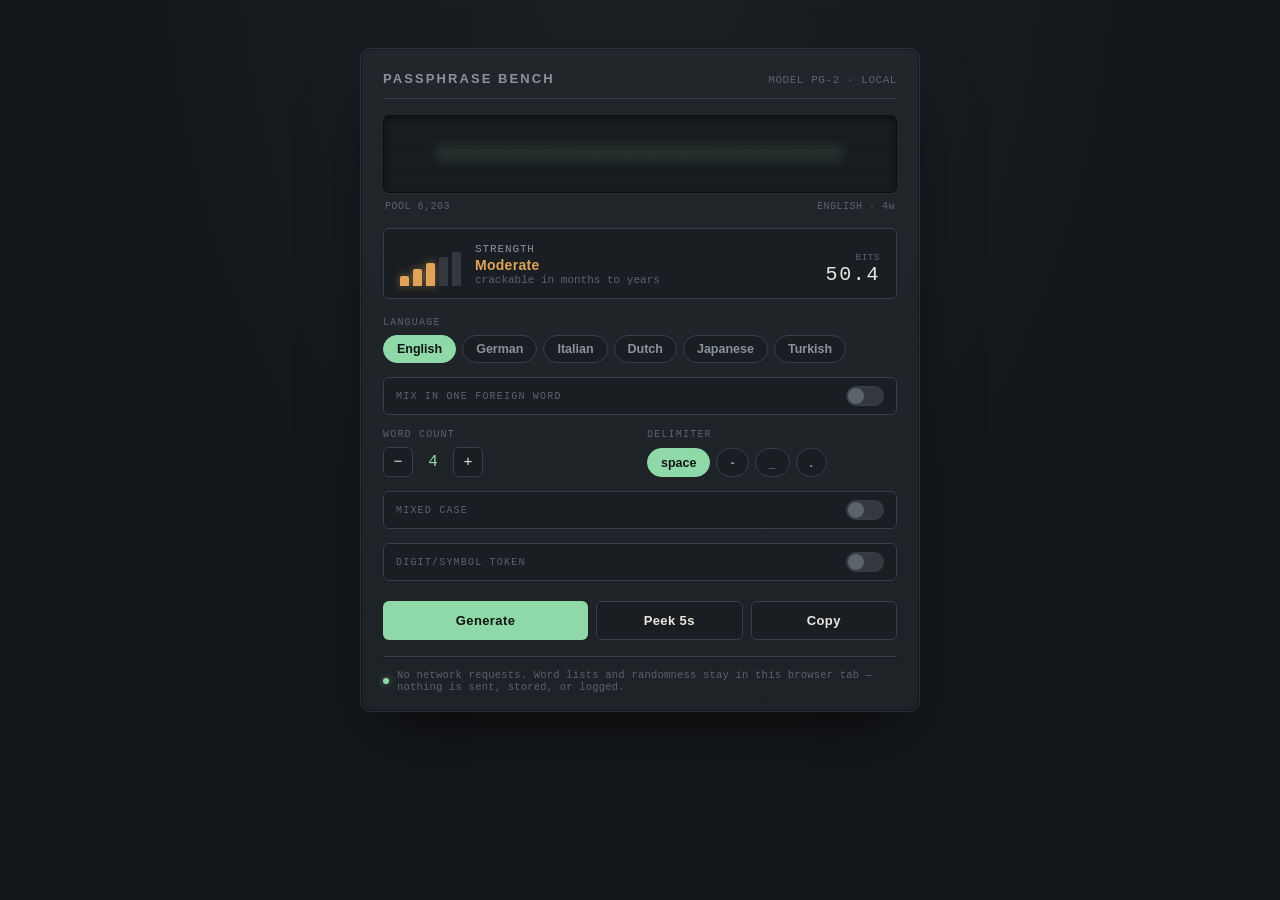
<file: projects/passphrase_bench.html>
<!doctype html>
<html lang="en">
<head>
<meta charset="utf-8">
<meta name="viewport" content="width=device-width, initial-scale=1">
<title>Passphrase Bench</title>
<meta name="referrer" content="no-referrer">
<style>
  :root{
    --bg-deep:#14171a;
    --panel:#21262b;
    --panel-edge:#2b3138;
    --readout-bg:#171b1e;
    --text:#e8e6df;
    --text-muted:#8a929b;
    --text-faint:#5b636b;
    --border:#383f46;
    --phosphor:#8fd9a8;
    --phosphor-dim:#4f7a63;
    --amber:#e0a458;
    --amber-dim:#8a6a3f;
    --weak:#d9756a;
    --radius:6px;
    --mono: ui-monospace, "SF Mono", "Cascadia Mono", "Roboto Mono", Consolas, "Liberation Mono", Menlo, monospace;
    --sans: -apple-system, BlinkMacSystemFont, "Segoe UI", Roboto, Helvetica, Arial, sans-serif;
  }

  *{box-sizing:border-box;}

  body{
    margin:0;
    min-height:100vh;
    background:
      radial-gradient(ellipse at 50% -10%, #1c2126 0%, var(--bg-deep) 55%);
    color:var(--text);
    font-family:var(--sans);
    display:flex;
    align-items:flex-start;
    justify-content:center;
    padding:48px 16px 80px;
  }

  .unit{
    width:100%;
    max-width:560px;
    background:linear-gradient(180deg, var(--panel) 0%, #1d2226 100%);
    border:1px solid var(--panel-edge);
    border-radius:10px;
    box-shadow:
      0 1px 0 rgba(255,255,255,0.04) inset,
      0 30px 60px -20px rgba(0,0,0,0.6);
    padding:22px 22px 18px;
    position:relative;
  }

  .unit::before{
    content:"";
    position:absolute;
    inset:0;
    border-radius:10px;
    pointer-events:none;
    box-shadow: 0 0 0 1px rgba(0,0,0,0.35) inset;
  }

  .platehead{
    display:flex;
    align-items:baseline;
    justify-content:space-between;
    margin-bottom:16px;
    padding-bottom:12px;
    border-bottom:1px solid var(--border);
  }

  .platehead h1{
    font-size:13px;
    font-weight:700;
    letter-spacing:0.16em;
    text-transform:uppercase;
    margin:0;
    color:var(--text-muted);
  }

  .platehead .model{
    font-family:var(--mono);
    font-size:11px;
    color:var(--text-faint);
    letter-spacing:0.05em;
  }

  /* Readout window */
  .readout{
    background:var(--readout-bg);
    border:1px solid #0b0d0e;
    border-radius:var(--radius);
    padding:22px 18px;
    box-shadow: 0 2px 6px rgba(0,0,0,0.5) inset, 0 1px 0 rgba(255,255,255,0.03);
    min-height:78px;
    display:flex;
    align-items:center;
    justify-content:center;
    text-align:center;
    position:relative;
    overflow:hidden;
  }

  .readout::after{
    content:"";
    position:absolute;
    inset:0;
    background:repeating-linear-gradient(180deg, rgba(255,255,255,0.012) 0px, rgba(255,255,255,0.012) 1px, transparent 1px, transparent 3px);
    pointer-events:none;
  }

  .readout-text{
    font-family:var(--mono);
    font-size:22px;
    letter-spacing:0.06em;
    color:var(--phosphor);
    text-shadow: 0 0 10px rgba(143,217,168,0.35);
    word-break:break-all;
    transition:filter 0.25s ease, opacity 0.25s ease;
  }

  .readout-text.masked{
    filter: blur(7px);
    opacity:0.85;
    user-select:none;
  }

  .readout-text.empty{
    color:var(--text-faint);
    text-shadow:none;
    font-size:14px;
    letter-spacing:0.08em;
  }

  .readout-meta{
    display:flex;
    justify-content:space-between;
    font-family:var(--mono);
    font-size:10px;
    color:var(--text-faint);
    letter-spacing:0.05em;
    margin-top:8px;
    padding:0 2px;
  }

  /* Strength meter (signal-bars style) */
  .meter{
    margin-top:16px;
    padding:14px 16px 12px;
    background:rgba(0,0,0,0.18);
    border:1px solid var(--border);
    border-radius:var(--radius);
  }

  .meter-row{
    display:flex;
    align-items:flex-end;
    gap:14px;
  }

  .meter-bars{
    display:flex;
    align-items:flex-end;
    gap:4px;
    height:34px;
  }

  .meter-bars .bar{
    width:9px;
    border-radius:2px 2px 0 0;
    background:#33393f;
    transition:background 0.2s ease, box-shadow 0.2s ease;
  }
  .meter-bars .bar:nth-child(1){height:30%;}
  .meter-bars .bar:nth-child(2){height:50%;}
  .meter-bars .bar:nth-child(3){height:68%;}
  .meter-bars .bar:nth-child(4){height:86%;}
  .meter-bars .bar:nth-child(5){height:100%;}

  .meter-bars .bar.lit{
    background:var(--phosphor);
    box-shadow:0 0 8px rgba(143,217,168,0.55);
  }
  .meter-bars.rating-weak .bar.lit{ background:var(--weak); box-shadow:0 0 8px rgba(217,117,106,0.5);}
  .meter-bars.rating-moderate .bar.lit{ background:var(--amber); box-shadow:0 0 8px rgba(224,164,88,0.5);}

  .meter-info{
    flex:1;
    min-width:0;
  }

  .meter-label{
    font-family:var(--mono);
    font-size:11px;
    letter-spacing:0.08em;
    color:var(--text-muted);
    text-transform:uppercase;
  }

  .meter-rating{
    font-family:var(--sans);
    font-weight:700;
    font-size:14px;
    margin-top:2px;
    letter-spacing:0.02em;
  }

  .meter-rating.weak{color:var(--weak);}
  .meter-rating.moderate{color:var(--amber);}
  .meter-rating.strong,
  .meter-rating.very-strong{color:var(--phosphor);}

  .meter-sub{
    font-family:var(--mono);
    font-size:11px;
    color:var(--text-faint);
    margin-top:1px;
  }

  .meter-bits{
    font-family:var(--mono);
    font-size:20px;
    color:var(--text);
    text-align:right;
    min-width:64px;
  }
  .meter-bits span{
    display:block;
    font-size:9px;
    color:var(--text-faint);
    letter-spacing:0.08em;
    text-transform:uppercase;
    text-align:right;
  }

  /* Controls */
  .controls{
    margin-top:18px;
    display:grid;
    gap:14px;
  }

  .field{
    display:grid;
    gap:7px;
  }

  .field-label{
    font-family:var(--mono);
    font-size:10px;
    letter-spacing:0.12em;
    text-transform:uppercase;
    color:var(--text-faint);
  }

  .pillrow{
    display:flex;
    flex-wrap:wrap;
    gap:6px;
  }

  .pill{
    font-family:var(--sans);
    font-size:12.5px;
    font-weight:600;
    color:var(--text-muted);
    background:#1a1e22;
    border:1px solid var(--border);
    border-radius:999px;
    padding:6px 13px;
    cursor:pointer;
    transition:all 0.15s ease;
    user-select:none;
  }
  .pill:hover{border-color:#4a525a;}
  .pill.active{
    color:#0f1512;
    background:var(--phosphor);
    border-color:var(--phosphor);
  }
  .pill:disabled, .pill.disabled{
    opacity:0.35;
    cursor:not-allowed;
  }
  .pill:focus-visible, .stepbtn:focus-visible, .switch:focus-visible, .primary:focus-visible, .secondary:focus-visible{
    outline:2px solid var(--phosphor);
    outline-offset:2px;
  }

  .row-split{
    display:grid;
    grid-template-columns:1fr 1fr;
    gap:14px;
  }
  @media (max-width:480px){
    .row-split{grid-template-columns:1fr;}
  }

  .stepper{
    display:flex;
    align-items:center;
    gap:10px;
  }
  .stepbtn{
    width:30px;height:30px;
    border-radius:6px;
    border:1px solid var(--border);
    background:#1a1e22;
    color:var(--text);
    font-family:var(--mono);
    font-size:15px;
    cursor:pointer;
    display:flex;align-items:center;justify-content:center;
  }
  .stepbtn:hover{border-color:#4a525a;}
  .stepbtn:disabled{opacity:0.3; cursor:not-allowed;}
  .stepval{
    font-family:var(--mono);
    font-size:16px;
    color:var(--phosphor);
    min-width:20px;
    text-align:center;
  }

  .switchrow{
    display:flex;
    align-items:center;
    justify-content:space-between;
    background:#1a1e22;
    border:1px solid var(--border);
    border-radius:var(--radius);
    padding:8px 12px;
  }
  .switchrow .field-label{margin:0;}
  .switch{
    width:38px;height:20px;
    border-radius:999px;
    background:#33393f;
    border:1px solid var(--border);
    position:relative;
    cursor:pointer;
    flex-shrink:0;
  }
  .switch::after{
    content:"";
    position:absolute;
    top:1px;left:1px;
    width:16px;height:16px;
    border-radius:50%;
    background:var(--text-faint);
    transition:transform 0.15s ease, background 0.15s ease;
  }
  .switch.on{background:var(--phosphor-dim); border-color:var(--phosphor);}
  .switch.on::after{
    transform:translateX(18px);
    background:var(--phosphor);
  }

  .actions{
    display:grid;
    grid-template-columns:1.4fr 1fr 1fr;
    gap:8px;
    margin-top:20px;
  }
  @media (max-width:480px){
    .actions{grid-template-columns:1fr; }
  }

  .primary, .secondary{
    font-family:var(--sans);
    font-weight:700;
    font-size:13px;
    letter-spacing:0.03em;
    border-radius:var(--radius);
    padding:11px 10px;
    cursor:pointer;
    border:1px solid transparent;
    transition:all 0.15s ease;
  }
  .primary{
    background:var(--phosphor);
    color:#0f1512;
  }
  .primary:hover{background:#a2e6ba;}
  .secondary{
    background:#1a1e22;
    color:var(--text);
    border-color:var(--border);
  }
  .secondary:hover{border-color:#4a525a;}
  .secondary:disabled{opacity:0.35; cursor:not-allowed;}

  .footnote{
    margin-top:16px;
    padding-top:12px;
    border-top:1px solid var(--border);
    display:flex;
    align-items:center;
    gap:8px;
    font-family:var(--mono);
    font-size:10.5px;
    color:var(--text-faint);
    letter-spacing:0.02em;
  }
  .footnote .dot{
    width:6px;height:6px;border-radius:50%;
    background:var(--phosphor);
    box-shadow:0 0 6px rgba(143,217,168,0.6);
    flex-shrink:0;
  }

  .sr-only{
    position:absolute; width:1px;height:1px;
    padding:0;margin:-1px;overflow:hidden;
    clip:rect(0,0,0,0); white-space:nowrap; border:0;
  }

  @media (prefers-reduced-motion: reduce){
    *{transition:none !important;}
  }
</style>
</head>
<body>

<main class="unit" role="main">
  <div class="platehead">
    <h1>Passphrase Bench</h1>
    <span class="model">MODEL PG-2 &middot; LOCAL</span>
  </div>

  <div class="readout" aria-live="polite">
    <div id="readoutText" class="readout-text empty">PRESS GENERATE</div>
  </div>
  <div class="readout-meta">
    <span id="poolInfo">POOL &mdash;</span>
    <span id="configInfo">&mdash;</span>
  </div>

  <div class="meter">
    <div class="meter-row">
      <div class="meter-bars rating-weak" id="meterBars">
        <div class="bar"></div><div class="bar"></div><div class="bar"></div><div class="bar"></div><div class="bar"></div>
      </div>
      <div class="meter-info">
        <div class="meter-label">Strength</div>
        <div class="meter-rating" id="ratingText">&mdash;</div>
        <div class="meter-sub" id="crackText">generate a passphrase to analyze</div>
      </div>
      <div class="meter-bits">
        <span>bits</span>
        <span id="bitsValue" style="text-align:right; display:block; font-size:20px; color:var(--text);">&mdash;</span>
      </div>
    </div>
  </div>

  <div class="controls">

    <div class="field">
      <div class="field-label">Language</div>
      <div class="pillrow" id="languageRow" role="group" aria-label="Language"></div>
    </div>

    <div class="field" id="mixField">
      <div class="switchrow">
        <span class="field-label">Mix in one foreign word</span>
        <button class="switch" id="mixSwitch" role="switch" aria-checked="false" aria-label="Mix in one foreign word"></button>
      </div>
      <div class="pillrow" id="mixLangRow" role="group" aria-label="Mix source language"></div>
    </div>

    <div class="row-split">
      <div class="field">
        <div class="field-label">Word count</div>
        <div class="stepper">
          <button class="stepbtn" id="lenDown" type="button" aria-label="Decrease word count">&minus;</button>
          <span class="stepval" id="lenValue">4</span>
          <button class="stepbtn" id="lenUp" type="button" aria-label="Increase word count">+</button>
        </div>
      </div>
      <div class="field">
        <div class="field-label">Delimiter</div>
        <div class="pillrow" id="delimRow" role="group" aria-label="Delimiter"></div>
      </div>
    </div>

    <div class="switchrow">
      <span class="field-label">Mixed case</span>
      <button class="switch" id="caseSwitch" role="switch" aria-checked="false" aria-label="Mixed case"></button>
    </div>

    <div class="field" id="numeralField">
      <div class="switchrow">
        <span class="field-label">Digit/symbol token</span>
        <button class="switch" id="numeralSwitch" role="switch" aria-checked="false" aria-label="Insert a random digit and symbol token"></button>
      </div>
      <div class="switchrow" id="requireDigitRow">
        <span class="field-label">Must include a number</span>
        <button class="switch" id="requireDigitSwitch" role="switch" aria-checked="false" aria-label="Require the token to include a digit"></button>
      </div>
    </div>
  </div>

  <div class="actions">
    <button class="primary" id="generateBtn" type="button">Generate</button>
    <button class="secondary" id="peekBtn" type="button" disabled>Peek 5s</button>
    <button class="secondary" id="copyBtn" type="button" disabled>Copy</button>
  </div>

  <div class="footnote">
    <span class="dot" aria-hidden="true"></span>
    <span>No network requests. Word lists and randomness stay in this browser tab &mdash; nothing is sent, stored, or logged.</span>
  </div>
</main>

<script id="wordlist-data" type="application/json">{"english":["aardvark","aback","abacus","abaft","abandoned","abashed","abbey","abdomen","aberrant","abhorrent","abide","abiding","ability","abject","ablaze","abnormal","aboard","aboriginal","abortive","abounding","abrasive","abrogation","abrupt","absence","absent","absorbed","absorbing","abstracted","absurd","abundance","abundant","abuse","abusive","academics","academy","accelerant","accelerate","accent","accept","acceptable","acceptance","access","accessible","accessory","accident","accidental","accomplish","accord","accordance","accordion","account","accountant","accounting","accuracy","accurate","accusation","acetate","achieve","achiever","acorn","acoustic","acoustics","acquire","acrid","acrylic","acted","action","activate","activation","activist","activity","actor","actress","adamant","adapt","adaptable","adaptation","adapter","addicted","addiction","addition","address","adhesive","adjective","adjoining","adjustment","admin","administer","admire","admission","admit","adobe","adopt","adoption","adorable","adrenalin","adrenaline","adult","adulthood","advance","advantage","advent","adverb","advice","advise","adviser","advocacy","advocate","affair","affect","affidavit","affiliate","affinity","afford","afoul","afraid","afterlife","aftermath","afternoon","aftershave","aftershock","agency","agenda","agent","aggression","aggressive","aglet","agonizing","agony","agree","agreeable","agreement","ahead","airbag","airbus","aircraft","airfare","airfield","airforce","airline","airmail","airman","airplane","airport","airship","airspace","alarm","albatross","album","alcohol","alcoholic","alcove","alder","alert","alfalfa","algebra","algorithm","alias","alibi","alien","alight","alike","alive","allegation","alleged","allergist","alley","alliance","alligator","allocation","allow","allowance","alloy","alluring","alluvium","almanac","almighty","almond","aloof","alpaca","alpenglow","alpenhorn","alpha","alphabet","altar","alteration","altered","altitude","aluminium","aluminum","amazement","amazon","ambassador","amber","ambience","ambiguity","ambiguous","ambition","ambitious","ambulance","amendment","amenity","ammunition","amnesty","amount","amuck","amuse","amused","amusement","anagram","analgesia","analog","analogue","analogy","analysis","analyst","analytics","analyze","anarchist","anarchy","anatomy","ancestor","anchovy","ancient","android","angel","anger","angina","angiosperm","angle","angora","angry","angstrom","anguish","animal","animated","anime","anise","ankle","anklet","announce","annoy","annoyed","annoying","annual","anorak","answer","anteater","antecedent","antelope","antennae","anterior","antibody","anticipate","anticodon","antigen","antique","antiquity","antler","antling","anxiety","anxious","anybody","anyone","anything","anywhere","apartment","apathetic","aperitif","apologize","apology","apparatus","apparel","appeal","appear","appearance","appendix","appetiser","appetite","appetizer","applaud","applause","apple","applewood","appliance","applied","appoint","appraise","appreciate","approach","approval","approve","apricot","apron","aquarium","aquatic","aquifer","arbitrate","arcade","archeology","archer","architect","archives","arena","argue","argument","arise","arithmetic","armadillo","armament","armchair","armoire","armor","armour","armpit","armrest","aromatic","arrange","array","arrest","arrival","arrive","arrogance","arrogant","arrow","artery","arthur","artichoke","article","artifact","artificer","artist","ascend","ascent","ascertain","ascot","ashamed","ashram","ashtray","aside","asparagus","aspect","asphalt","aspic","aspiring","assault","assemble","assembly","assertion","assess","assessment","asset","assignment","assist","assistance","assistant","associate","assorted","assumption","assurance","assure","asterisk","astrakhan","astrolabe","astrologer","astrology","astronomy","asymmetry","atelier","atheist","athlete","athletics","atmosphere","atrium","attach","attachment","attack","attacker","attain","attainment","attempt","attend","attendance","attendant","attention","attic","attitude","attorney","attract","attraction","attractive","attribute","auction","audience","audit","audited","auditorium","auspicious","author","authority","automation","automaton","autumn","available","avalanche","avenue","average","avocado","avoid","awake","award","aware","awareness","awful","axiomatic","azimuth","baboon","babushka","bachelor","backbone","backburn","backdrop","background","backpack","backup","backyard","bacon","bacterium","badge","badger","bafflement","bagel","baggage","baggie","baggy","bagpipe","baker","bakery","bakeware","balaclava","balalaika","balance","balcony","ballet","balloon","balloonist","ballot","ballpark","bamboo","banana","bandana","bandanna","bandolier","bandwidth","bangle","banjo","bankbook","banker","banking","bankruptcy","banner","banquette","banyan","baobab","barbarous","barbecue","barbeque","barber","bargain","barge","baritone","barium","barley","barometer","barracks","barrage","barrel","barrier","barstool","bartender","baseball","baseboard","baseline","basement","bashful","basics","basil","basin","basis","basket","basketball","bassinet","bassoon","bathe","bather","bathhouse","bathrobe","bathroom","bathtub","battalion","batter","battery","batting","battle","battleship","bawdy","bayou","beach","beancurd","beanie","beanstalk","beard","beast","beastie","beating","beautiful","beauty","beaver","become","bedrock","bedroom","beech","beetle","beggar","begin","beginner","beginning","begonia","behalf","behave","behavior","behaviour","beheading","behest","behold","being","belfry","belief","believer","bellows","belly","belong","bench","benefit","beret","berry","berserk","beset","bestseller","better","beverage","bewildered","beyond","bicycle","bidder","bidding","bidet","bifocals","bijou","bikini","billboard","billing","billion","billowy","binoculars","biology","biopsy","biosphere","biplane","birch","birdbath","birdcage","birdhouse","birth","birthday","biscuit","bitten","bitter","bizarre","black","blackberry","blackbird","blackboard","blackfish","blackness","bladder","blade","blame","blank","blanket","blast","blazer","bleach","bleed","blend","bless","blessing","blight","blind","blink","blinker","blister","blizzard","block","blocker","blogger","blood","bloodflow","bloody","bloom","bloomer","blossom","blouse","blowgun","blowhole","blueberry","blush","blushing","board","boast","boatload","boatyard","bobcat","boiling","bolero","bomber","bombing","bonding","bondsman","bonfire","bongo","bonnet","bonsai","bonus","boogeyman","bookcase","bookend","booking","booklet","bookmark","boolean","boorish","boost","booster","bootee","bootie","booty","border","bored","boring","borrow","borrower","borrowing","bosom","botany","bother","bottle","bottling","bottom","boudoir","bough","boulder","boulevard","bounce","boundary","boundless","bouquet","boutique","bower","bowler","bowling","bowtie","boxer","boxspring","boycott","boyfriend","boyhood","brace","bracelet","bracket","brain","brainy","brake","branch","brand","brandy","brash","brass","brassiere","bratwurst","brave","brawny","bread","breadcrumb","breadfruit","break","breakable","breakdown","breakfast","breakpoint","breast","breath","breathe","breed","breeze","breezy","brewer","bribery","brick","bride","bridge","brief","briefing","briefly","briefs","bright","brilliant","bring","brink","brisket","broad","broadcast","broccoli","brochure","broiler","broken","broker","bronchitis","bronco","bronze","brooch","brood","brook","broom","brother","brown","brownie","browser","browsing","bruise","brunch","brush","brushfire","brushing","bubble","bucket","buckle","buckwheat","buddy","budget","buffalo","buffer","buffet","buggy","bugle","build","builder","building","bulldozer","bullet","bumper","bumpy","bunch","bungalow","bunghole","bunkhouse","burden","bureau","burglar","burial","burlesque","burly","burning","burrito","burro","burrow","burst","business","bustle","butane","butcher","butler","butter","butterfly","button","buyer","buying","buzzard","cabana","cabbage","cabin","cabinet","cable","caboose","cacao","cactus","caddy","cadet","caffeine","caftan","cagey","calculate","calculator","calculus","calendar","caliber","calibre","calico","callous","calorie","camel","cameo","camera","campaign","campanile","camper","campus","canal","cancer","candelabra","candidacy","candidate","candle","candy","cannibal","cannon","canoe","canon","canopy","cantaloupe","canteen","canvas","capability","capable","capacity","caper","capital","capitalism","capon","cappuccino","capricious","captain","caption","captor","carabao","caramel","caravan","carbon","carboxyl","cardboard","cardigan","career","careful","cargo","caribou","carload","carnation","carnival","carol","carotene","carpenter","carpet","carpeting","carport","carriage","carrier","carrot","carry","cartel","carter","cartilage","cartload","cartoon","cartridge","carve","carving","cascade","casement","cashew","cashier","casino","casket","cassava","casserole","cassock","castanet","castle","casualty","catacomb","catalog","catalogue","catalysis","catalyst","catamaran","catch","catcher","category","cathedral","cation","catsup","cattle","causal","cause","causeway","caution","cautious","caviar","cayenne","ceaseless","ceiling","celebrity","celeriac","celery","cellar","cello","celsius","cement","cemetery","cenotaph","census","center","centimeter","centre","centurion","century","cephalopod","ceramic","ceramics","cereal","ceremony","certainty","cesspool","chafe","chain","chainstay","chair","chairlift","chairman","chaise","chalet","chalice","chalk","challenge","chamber","champagne","champion","chance","chandelier","change","changeable","channel","chaos","chapel","chaplain","chapter","character","chard","charge","charger","charity","charlatan","charm","charming","charset","chart","charter","chase","chasm","chassis","chastity","chasuble","chateau","chatter","chauffeur","chauvinist","cheat","check","checkbook","checking","checkout","checkroom","cheddar","cheek","cheer","cheerful","cheese","cheesecake","cheetah","chemical","chemistry","chemotaxis","cheque","cherry","chess","chest","chestnut","chick","chicken","chicory","chief","chiffonier","child","childbirth","childhood","childlike","chili","chill","chilly","chime","chimpanzee","chinchilla","chino","chipmunk","chivalrous","chivalry","chive","chives","chocolate","choice","choir","choke","choker","choose","choosing","chops","chopstick","chopsticks","chord","chorus","chowder","chrome","chronicle","chrysalis","chubby","chuck","chunky","church","churn","chutney","cicada","cigarette","cilantro","cinder","cinema","cinnamon","circadian","circle","circuit","cirrhosis","cirrus","citizen","citron","citrus","civilian","claim","clammy","clamp","clank","clapboard","clarify","clarinet","clarity","clasp","class","classic","classify","classmate","classroom","classy","clause","clave","clavicle","clavier","clean","cleaner","clear","clearance","clearing","cleat","cleavage","cleft","clergyman","cleric","clerk","clever","click","client","cliff","climate","climb","cling","clinic","clipboard","clipper","cloak","cloakroom","clock","clockwork","clogs","cloister","cloistered","clone","close","closet","closing","closure","cloth","clothe","clothes","clothing","cloud","cloudburst","cloudy","clove","clover","cloves","clumsy","cluster","clutch","coach","coalition","coast","coaster","cobbler","cobweb","cockpit","cockroach","cocktail","cocoa","coconut","codepage","codling","codon","codpiece","cofactor","coffee","coffin","coherent","cohesion","cohort","coleslaw","coliseum","collagen","collapse","collar","collard","collateral","colleague","collect","collection","collector","college","collision","colloquy","colon","colonial","colony","color","colorful","colossal","column","columnist","combat","combative","combine","comeback","comedy","comestible","comfort","comic","comics","comma","command","commander","comment","commerce","commercial","commission","commitment","committee","commodity","common","commotion","communion","communist","community","commuter","company","compare","comparison","compass","compassion","compete","competence","competitor","compile","complain","complaint","complement","complete","completion","complex","complexity","compliance","complicity","compliment","component","compose","composer","composite","compost","compress","compromise","compulsion","compute","computer","conceive","concept","conception","concern","concerned","concert","conclude","conclusion","concrete","condemned","condition","condor","conduct","conductor","conference","confess","confidence","conflict","confront","confuse","confused","confusion","conga","congo","congress","conifer","connect","connection","conscience","consensus","consent","conserve","consider","consist","console","consonant","conspiracy","constant","constraint","construct","consul","consulate","consult","consulting","consumer","contact","contagion","contain","container","content","contention","contest","context","continent","continue","continuity","contour","contract","contractor","contrail","contrary","contrast","control","controller","convection","convention","conversion","convert","conviction","cooing","cookbook","cookie","cooking","coonskin","coordinate","copper","copying","copyright","copywriter","coral","corduroy","cormorant","corner","cornet","cornflakes","cornmeal","corporal","corps","corral","correct","correlate","corridor","corruption","corsage","cosset","costume","cottage","cotton","couch","cougar","cough","council","councilman","councilor","counsel","counseling","counsellor","counselor","count","counter","countess","country","county","couple","coupon","courage","courageous","course","court","courthouse","courtroom","cousin","covariate","cover","coverage","coverall","cowardly","cowbell","cowboy","coyote","crabby","crack","cracker","crackers","cradle","craft","craftsman","cranberry","crane","cranky","crash","crate","cravat","craven","crawdad","crawl","crayfish","crayon","crazy","cream","create","creation","creative","creativity","creator","creature","creche","credential","credenza","credible","credit","creditor","creek","creep","creepy","crepe","crest","crewman","crewmate","crewmember","crewmen","cribbage","cricket","cricketer","crime","criminal","crinoline","crisis","crisp","criteria","criterion","critic","criticism","critique","crocodile","crocus","croissant","crook","crooked","cross","crotch","croup","crowd","crowded","crown","crude","cruel","cruelty","cruise","crumb","crunch","crusader","crush","crust","crystal","cuckoo","cucumber","cuddly","cuisine","cultivar","cultivator","culture","cultured","culvert","cummerbund","cupboard","cupcake","cupola","curio","curiosity","curious","curler","curly","currant","currency","current","curriculum","curry","curse","cursor","curtain","curve","curved","cushion","custard","custody","custom","customer","cuticle","cutlet","cutover","cutting","cyclamen","cycle","cyclone","cygnet","cylinder","cymbal","cynic","cynical","cytokine","cytoplasm","daddy","daffodil","daffy","dagger","dahlia","daikon","daily","dairy","daisy","damage","damaged","damaging","dance","dancer","dancing","dandelion","danger","dangerous","dapper","darkness","dashboard","dashing","database","daughter","daybed","daylight","dazzling","deadline","deadpan","deafening","dealer","dealing","dearest","death","deathwatch","debate","debonair","debris","debtor","decade","decadence","decay","deceive","decency","decide","decimal","decision","decisive","decline","decoder","decorate","decoration","decorous","decrease","decryption","dedication","deduce","deduction","deeply","default","defeat","defeated","defective","defendant","defender","defense","defiant","deficit","define","definition","degree","delay","delegate","delicious","delight","delightful","deliver","delivery","demand","democracy","democrat","demon","demonic","demur","denim","density","dentist","deodorant","department","departure","depend","dependency","dependent","deployment","deposit","deposition","depot","depressed","depression","depressive","depth","deputy","deranged","derby","derivation","derivative","derrick","descendant","descent","describe","desert","deserted","deserve","design","designer","desire","desktop","dessert","destiny","destroy","destroyer","detail","detailed","detainee","detainment","detect","detection","detective","detector","detention","determine","determined","detour","develop","developer","developing","deviance","deviation","device","devil","devilish","devise","diabetes","diadem","diagnose","diagnosis","diagram","dialect","dialogue","diamond","diaper","diaphragm","diarist","diary","dibble","dickey","dictaphone","dictator","diction","dictionary","didactic","diesel","difference","different","difficult","difficulty","diffuse","digestion","digestive","digger","digging","digit","dignity","diligent","dilution","dimension","dimple","diner","dinghy","dining","dinner","dinosaur","dioxide","diploma","diplomacy","dipstick","direct","direction","directive","director","directory","direful","dirndl","dirty","disability","disagree","disappear","disapprove","disarm","disaster","discharge","discipline","disclaimer","disclosure","disco","discount","discourse","discover","discovery","discreet","discretion","discussion","disdain","disease","disguise","disgust","disgusted","dishwasher","dislike","disparity","dispatch","dispense","display","disposal","disposer","disprove","dispute","disregard","disruption","dissect","dissonance","distance","distinct","distortion","distribute","district","disturbed","divalent","divan","diver","divergent","diversity","divert","divide","dividend","divider","divine","diving","division","divorce","dizzy","doctor","doctorate","doctrine","document","doggie","dogsled","dogwood","doing","dollar","dollop","dolman","dolor","dolphin","domain","domination","donation","donkey","donor","donut","doorbell","doorknob","doorpost","doorway","double","doubling","doubt","doubter","doubtful","dough","doughnut","downfall","downforce","downgrade","download","downstairs","downtown","downturn","dozen","draconian","draft","dragon","dragonfly","dragster","drain","drainage","drake","drama","dramatic","dramatize","dramaturge","drapes","drawbridge","drawer","drawing","dream","dreamer","dredger","dress","dresser","dressing","drill","drink","drinking","drive","driver","driveway","driving","drizzle","dromedary","drown","drudgery","drummer","drunk","dryer","duckling","dueling","duffel","dugout","dulcimer","dumbwaiter","dungarees","dungeon","duplexer","duration","durian","duster","dusty","dwarf","dwell","dwelling","dynamic","dynamics","dynamite","dynamo","dynasty","eager","eagle","eaglet","eardrum","early","earmuffs","earnings","earplug","earring","earrings","earth","earthquake","earthworm","earthy","easel","eatable","eating","eaves","ecclesia","echidna","eclipse","ecliptic","ecology","economic","economics","economy","ecosystem","ectoderm","ectodermal","ecumenist","edger","edible","edited","editing","edition","editor","editorial","educate","educated","education","effacement","effect","effective","effector","efficacy","efficiency","efficient","effort","egghead","eggnog","eggplant","eicosanoid","ejector","elated","elbow","elderberry","elderly","election","elegant","element","elephant","elevation","elevator","eleventh","elfin","elicit","eliminate","elite","elixir","ellipse","elongation","elver","email","emanate","embarrass","embassy","embossing","embryo","emerald","emergence","emergency","emergent","emery","eminent","emission","emitter","emotion","emphasis","empire","employ","employee","employer","employment","empty","enacted","enactment","enchanting","enclave","enclosure","encounter","encourage","endive","endoderm","endpoint","endurable","endure","enemy","energetic","energy","enforce","engagement","engine","engineer","enhance","enigma","enjoy","enjoyment","enlist","enquiry","enrollment","ensure","enter","enterprise","entertain","enthusiasm","entirety","entity","entrance","entree","entry","envelope","envious","enzyme","epauliere","ephemera","ephemeris","ephyra","episode","epithelium","epoch","eponym","epoxy","equable","equal","equality","equation","equinox","equipment","equity","equivalent","eraser","erect","erection","erosion","erratic","error","escalator","escape","escort","espadrille","espalier","essay","essence","essential","establish","estate","estimate","estrogen","estuary","eternity","ethereal","ethernet","ethics","ethnicity","ethyl","euphonium","evaluate","evaluation","evaluator","evanescent","evasive","evening","event","everybody","everyone","everything","eviction","evidence","evocation","evolution","examine","examiner","example","exceed","excellence","excellent","exception","excerpt","excess","exchange","excite","excited","excitement","exclusive","excursion","excuse","execute","execution","executive","executor","exercise","exhaust","exhaustion","exhibit","exhibition","exile","exist","existence","exocrine","exotic","expand","expansion","expect","expectancy","expedite","expedition","expense","expensive","experience","experiment","expert","expertise","explain","explode","explorer","explosion","export","expose","exposition","exposure","express","expression","extend","extension","extent","exterior","external","extinction","extract","extreme","extremist","exuberant","exultant","eyeball","eyebrow","eyebrows","eyeglasses","eyelash","eyelashes","eyelid","eyelids","eyeliner","eyestrain","eyrie","fabric","fabulous","facelift","facet","facilitate","facility","facsimile","factor","factory","faculty","faded","fahrenheit","failure","faint","fairness","fairy","faith","faithful","fallacious","fallacy","familiar","family","famous","fanatical","fancy","fanlight","fantastic","fantasy","farmer","farming","farmland","farrow","fascia","fascinated","fashion","fasten","father","fatigue","fatigues","faucet","fault","faulty","favor","favorite","fearless","feast","feather","feature","fedelini","federation","fedora","feedback","feeding","feeling","feigned","fellow","felony","female","fence","fencing","fender","fennel","ferret","ferry","ferryboat","fertile","fertilizer","festival","festive","fetch","fetus","fiber","fiberglass","fibre","fibroblast","fibrosis","ficlet","fiction","fiddle","field","fierce","fiery","fiesta","fifth","fight","fighter","figure","figurine","filing","fillet","filly","filter","filth","filthy","final","finalize","finance","financing","finding","finer","finger","fingerling","fingernail","finicky","finish","finisher","fireman","fireplace","firewall","first","fishbone","fisherman","fishery","fishing","fishmonger","fishnet","fisting","fitness","fixture","flagrant","flair","flaky","flame","flanker","flare","flash","flashy","flatboat","flavor","flawless","fleck","fledgling","fleece","flesh","flick","flicker","flight","fling","flint","flintlock","flippant","float","flock","flood","floodplain","floor","floozie","flour","flower","flowery","fluffy","flugelhorn","fluke","flume","flung","flute","fluttering","flytrap","foamy","focus","folder","folklore","follow","follower","following","fondue","foodstuffs","foolish","footage","football","footnote","footprint","footrest","footstep","footstool","footwear","forage","forager","foray","forbid","force","forearm","forebear","forecast","forego","foregoing","forehead","foreigner","forelimb","foresee","forest","forestry","foretell","forever","forgery","forget","forgetful","forgive","formal","formamide","format","formation","former","formula","formulate","forsake","forte","fortnight","fortress","fortunate","fortune","forum","foundation","founder","founding","fountain","fourths","foxglove","fraction","fragile","fragrance","frail","frame","framework","frantic","fratricide","fraud","fraudster","freak","freckle","freedom","freelance","freeze","freezer","freezing","freight","freighter","frenzy","freon","frequency","fresco","fresh","fretful","friction","fridge","friend","friendly","friendship","fries","frigate","fright","frighten","frightened","fringe","fritter","frock","front","frontier","frost","frosting","frown","fruit","fugato","function","functional","funding","funeral","funny","furnace","furniture","furry","furtive","fusarium","futon","future","futuristic","fuzzy","gabby","gadget","gaffe","gaffer","gainful","gaiters","gallery","galley","gallon","galoshes","gambling","gamebird","gaming","gander","gaping","garage","garbage","garden","garlic","garment","garrulous","garter","gasket","gasoline","gastronomy","gastropod","gateway","gather","gathering","gator","gaudy","gauge","gauntlet","gavel","gazebo","gazelle","gearshift","gelatin","gelding","gemsbok","gender","general","generate","generation","generator","generosity","genetics","genie","genius","genocide","genre","gentle","gentleman","geography","geology","geometry","geranium","gerbil","gesture","geyser","gherkin","ghost","giant","giddy","gifted","gigantic","gigantism","giggle","ginger","ginseng","giraffe","girdle","girlfriend","glacier","gladiolus","glamorous","glance","gland","glass","glasses","gleaming","glider","gliding","glimpse","globe","gloom","glorious","glory","glossy","glove","glucose","glutamate","gobbler","goddess","godfather","godly","godmother","godparent","goggles","going","goldfish","gondola","goodbye","goodie","goodness","goodnight","goodwill","goofy","goose","gopher","gorgeous","gorilla","gosling","gossip","govern","governance","government","governor","grace","graceful","grade","gradient","graduate","graduation","graffiti","graft","grain","grammar","grand","grandchild","grandiose","grandma","grandmom","grandpa","grandson","granny","granola","grant","grape","grapefruit","graph","graphic","grasp","grass","grassland","grate","gratitude","gravel","gravitas","gravity","gravy","grease","greasy","great","greatness","greed","greedy","green","greenhouse","greens","greet","grenade","grief","grieving","grill","grind","gripper","groan","grocery","groovy","grotesque","grouchy","ground","group","grouper","grouse","grove","growth","grubby","gruesome","grumpy","guacamole","guarantee","guard","guarded","guava","guerrilla","guess","guest","guestbook","guidance","guide","guideline","guilder","guilt","guiltless","guilty","guinea","guitar","guitarist","gullible","gumshoe","gunpowder","gusty","gutter","guttural","gymnast","gymnastics","habit","habitat","habitual","hacienda","hacksaw","hackwork","haircut","halibut","hallowed","halloween","hallway","halting","hamburger","hammer","hammock","hamster","handball","handful","handgun","handicap","handle","handlebar","handmaiden","handover","handrail","handsaw","handsome","handsomely","handwrite","hanger","hapless","happen","happening","happiness","happy","harald","harass","harbor","harbour","hardboard","hardcover","hardening","hardhat","hardship","hardware","harmonica","harmonious","harmonise","harmonize","harmony","harpooner","harsh","harvest","harvester","hashtag","hassock","haste","hatbox","hatchet","hatchling","hatred","haunt","haven","haversack","havoc","hazel","hazelnut","headache","headlight","headline","headphones","headrest","heady","health","healthy","hearing","hearsay","heart","heartache","heartbeat","hearth","hearthside","heartwood","heater","heating","heaven","heavenly","heavy","hectare","hedge","hedgehog","heifer","height","heirloom","helicopter","helium","hellcat","hellish","hello","helmet","helpful","helpless","hemisphere","hepatitis","herbs","heritage","hermit","heroine","heron","herring","hesitant","hesitation","hexagon","heyday","hiccups","hierarchy","highland","highlight","highway","hiking","hilarious","hippodrome","hiring","hissing","historian","historical","history","hobbit","hobby","hockey","holder","holiday","holistic","hollow","homeland","homeless","homely","hometown","homework","homicide","homogenate","homonym","homosexual","honesty","honey","honeybee","honeydew","honor","honorable","honoree","horde","horizon","hormone","hornet","horrible","horror","horse","horst","hosiery","hospice","hospitable","hospital","hostel","hostess","hotdog","hotel","hound","hourglass","house","houseboat","household","housewife","housework","housing","hovel","hover","hovercraft","howard","howitzer","hubcap","hubris","hugger","hulking","human","humanity","humdrum","humidity","hummus","humor","humorous","humour","hunchback","hundred","hunger","hungry","hunter","hunting","hurdle","hurdler","hurricane","hurried","hurry","husband","hushed","husky","hutch","hyacinth","hydrant","hydraulics","hydrocarb","hydrofoil","hydrogen","hydrolyse","hydrolysis","hydrolyze","hydroxyl","hyena","hygienic","hypnotic","hypothesis","hysterical","iceberg","icebreaker","icecream","icicle","icing","ideal","identify","identity","ideology","idiom","idiotic","igloo","ignorance","ignorant","ignore","ikebana","illegal","illiteracy","illness","illusion","illustrate","image","imaginary","imagine","imbalance","imitation","immense","immigrant","imminent","immortal","impact","impairment","impala","impartial","impediment","imperfect","implement","import","importance","important","imported","impossible","impostor","impress","impression","improve","improvise","impudence","impulse","inability","inbox","incense","incentive","incidence","incident","incision","include","inclusion","income","increase","incubation","index","indication","indicator","indigence","individual","induce","industry","inequality","inevitable","infancy","infant","infarction","infection","infinite","infix","inflation","influence","influx","inform","infusion","inglenook","ingrate","ingredient","inhabitant","inhibition","inhibitor","initial","initialise","initialize","initiate","initiative","inject","injunction","injure","injury","injustice","inlay","innate","innocence","innocent","innovate","innovation","input","inquiry","insect","insert","inside","insight","insolence","insomnia","inspect","inspection","inspector","inspire","install","instance","instant","instinct","institute","instruct","instructor","instrument","insulation","insurance","insure","insurgence","integer","integral","integrate","integrity","intellect","intend","intensify","intensity","intent","intention","interest","interface","interfere","interior","interject","interlay","interloper","internal","internet","interpret","interrupt","interval","intervenor","interview","intestine","introduce","intuition","invader","invasion","invent","invention","inventor","inventory","inverse","inversion","investment","investor","invincible","invitation","invite","invoice","irate","ironclad","irony","irrigation","irritate","ischemia","island","isogloss","isolation","issue","itchy","itinerary","ivory","jackal","jacket","jackfruit","jaded","jagged","jaguar","jailhouse","jasmine","jazzy","jealous","jealousy","jeans","jelly","jellybeans","jellyfish","jewel","jeweller","jewellery","jewelry","jicama","jiffy","jittery","jobless","jockey","jodhpurs","jogging","joint","jolly","journal","journalism","journalist","journey","joyous","judge","judgment","judicious","juggernaut","juggle","juice","juicy","julienne","jumbled","jumbo","jumper","jumpsuit","jumpy","jungle","junior","junker","junket","justice","justify","juvenile","kamikaze","kangaroo","kaput","karate","kayak","kazoo","kebab","keeper","kendo","kennel","ketch","ketchup","kettle","kettledrum","keyboard","keystone","kidney","kielbasa","killer","killing","kilogram","kilometer","kimono","kinase","kindness","kingdom","kingfish","kiosk","kitchen","kitsch","kitten","kitty","kneejerk","kneel","knickers","knife","knight","knitting","knock","knotty","knowing","knowledge","known","knuckle","koala","kohlrabi","kumquat","label","labor","laboratory","labored","laborer","labour","labourer","lacking","ladder","ladle","ladybug","lambkin","lament","lamentable","lanai","landform","landing","landmine","landscape","language","languid","lantern","lapdog","laptop","larch","larder","large","larva","laryngitis","lasagna","lashes","latency","latex","lathe","latitude","latte","latter","laugh","laughable","laughter","launch","laundry","lavish","lawmaker","lawsuit","lawyer","layer","layout","leader","leadership","leading","league","leaker","learn","learned","learning","leash","leather","leave","leaver","lecture","leeway","legacy","legal","legend","legging","legislator","legitimacy","legume","leisure","lemon","lemonade","lemur","lender","lending","length","lentil","leopard","leprosy","lesbian","lesson","lethal","letter","lettuce","level","lever","leverage","leveret","liability","liberty","libido","library","licence","license","licensing","licorice","lieutenant","lifestyle","lifetime","lifted","ligand","light","lighten","lighting","lightning","ligula","likeable","likelihood","likeness","lilac","limestone","limit","limitation","linen","liner","linguist","lining","linkage","linseed","lipid","lipstick","liquid","liquidity","liquor","listen","listening","listing","literate","literature","litigation","litmus","litter","little","littleneck","lively","liver","livestock","living","lizard","llama","loading","loafer","lobby","lobotomy","lobster","local","locality","locate","location","locker","locket","locomotive","locust","loggia","logic","login","logistics","loincloth","lollipop","loneliness","lonely","longboat","longing","longitude","lookout","loophole","loose","lopsided","loquat","lotion","lottery","lounge","louse","loutish","lovely","lover","loving","lowly","loyalty","lucky","ludicrous","luggage","lumber","lumberman","lunch","lunchmeat","lunchroom","lunge","luxuriant","luxury","lychee","lycra","lying","lymphocyte","lyocell","lyrical","lyrics","lysine","macabre","macadamia","macaroni","macaroon","macaw","machine","machinery","macho","macrame","macro","macrofauna","madam","maddening","madly","maelstrom","maestro","magazine","magenta","maggot","magic","magical","magnet","magnitude","maiden","mailbox","mailer","mailing","mailman","mainland","mainstream","maintain","maintainer","maize","majestic","major","majority","makeover","maker","makeshift","makeup","making","malice","malicious","mallard","mallet","mambo","mammoth","manacle","manage","management","manager","manatee","mandarin","mandate","mandolin","mangle","mango","mangrove","manhunt","maniac","maniacal","manicure","manipulate","mankind","manner","manor","mansard","manservant","mansion","mantel","mantle","mantua","maple","mapping","maracas","marathon","marble","march","margarine","margin","mariachi","marimba","marines","marked","marker","market","marketer","marketing","marksman","markup","marmalade","marriage","marry","marsh","marshland","marten","marxism","mascara","masonry","massage","massive","master","mastoid","match","matchmaker","material","maternity","matrix","matter","mattock","mattress","mature","maximum","maybe","mayonnaise","mayor","meadow","meander","meaning","means","meantime","measles","measly","measure","meatball","meatloaf","mecca","mechanic","mechanism","medal","meddle","media","median","mediate","medication","medicine","medium","meeting","melatonin","melodic","melody","melon","melted","member","membership","membrane","memorial","memorize","memory","menopause","menorah","mention","mentor","merchant","merciful","mercury","meridian","meringue","merit","mesenchyme","message","messenger","messy","metabolite","metal","metaphor","meteor","meter","methane","method","metric","metro","metronome","mezzanine","microphone","microwave","midden","middle","middleman","midline","midnight","midwife","might","mighty","migrant","migration","mileage","milepost","milestone","military","milkshake","millennium","millet","millimeter","million","millstone","mimosa","mincemeat","mindless","mineral","mineshaft","miniature","minibus","minimalism","minimum","mining","minion","minister","minnow","minor","minority","minute","miracle","mirror","miscreant","misfit","mislead","misnomer","misogyny","misreading","missile","mission","missionary","misspell","mistake","mister","misty","miter","mitten","mixer","mixture","moaning","mobile","mobility","mobster","moccasins","mocha","mochi","model","modeling","modem","modern","modernist","modernity","modify","molar","molasses","molding","moldy","molecule","moment","momentous","monastery","money","monger","monitor","monitoring","monkey","monocle","monopoly","monotheism","monsoon","monster","month","monument","moody","moonlight","moonscape","moonshine","moose","morale","morbid","morbidity","morning","moron","morphology","morsel","mortal","mortality","mortgage","mortise","mosque","mosquito","motel","mother","motion","motionless","motivate","motivation","motive","motor","motorboat","motorcar","motorcycle","mound","mountain","mourn","mouse","mouser","mousse","moustache","mouth","mouton","movement","mover","movie","mower","mozzarella","muddle","muddled","muddy","muffin","mukluk","multimedia","multiply","mundane","murder","murky","muscat","muscatel","muscle","museum","mushroom","mushy","music","musician","muskrat","mussel","mustache","mustard","mutation","mutton","mycoplasma","mysterious","mystery","mythology","naive","naming","napkin","nappy","narrative","narrow","nasal","nasty","nation","native","nature","naughty","nauseating","navigate","navigation","nebulous","necessity","necklace","necktie","nectar","nectarine","needle","needless","needy","neglect","negligee","negotiate","neighbor","neighborly","neighbour","neologism","neonate","nephew","nerve","nervous","nestling","nestmate","netball","netbook","netsuke","network","networking","neuron","newsletter","newspaper","newsprint","newsstand","nexus","nibble","nicety","niche","nickel","nickname","niece","nifty","night","nightclub","nightgown","nightlife","nightlight","nightmare","ninja","nitrogen","nobody","noise","noiseless","noisy","nominate","nonchalant","nonsense","nonstop","noodle","noodles","normal","normalize","north","nostalgic","notation","notebook","notepad","nothing","notice","notion","notoriety","nougat","novel","noxious","nucleotide","nudge","number","numberless","numeracy","numeric","numerous","nurse","nursery","nursing","nurture","nutmeg","nutrient","nutrition","nutritious","nutty","nylon","nymph","oafish","oasis","oatmeal","obedience","obedient","obeisant","obesity","object","objection","objective","obligation","obnoxious","obscene","obsequious","observant","observe","obsession","obsidian","obsolete","obstacle","obtain","obtainable","occasion","occupation","occur","occurrence","ocean","oceanic","ocelot","octagon","octave","octavo","octet","octopus","odometer","odyssey","oeuvre","offbeat","offence","offend","offense","offer","offering","office","officer","official","officiate","offset","oldie","olive","omega","omelet","omission","omniscient","omnivore","oncology","onerous","onion","online","onset","opening","opera","operate","operating","operation","operator","opinion","opium","opossum","opponent","opposite","opposition","optimal","optimist","option","orange","orangutan","orator","orchard","orchestra","orchid","order","ordinary","ordination","oregano","organ","organic","organising","organize","organizing","orient","oriented","origin","original","originate","ornament","osmosis","osprey","ossified","ostrich","other","otter","ottoman","ounce","outback","outcome","outfielder","outfit","outhouse","outlaw","outlay","outlet","outline","outlook","output","outrage","outrageous","outrigger","outrun","outset","outside","ovary","overcharge","overcoat","overcome","overdo","overdraw","overflight","overflow","overhead","overhear","overheard","overjoyed","overload","overrated","overshoot","oversight","overt","overtake","overthrow","overview","overweight","owner","ownership","oxford","oxygen","oyster","ozone","pacemaker","package","packaging","packet","paddle","paddock","pagan","pagoda","painful","paint","painter","painting","paintwork","pajamas","palace","palate","pamphlet","pancake","pancreas","panda","panel","panic","panicky","pannier","panoramic","panpipe","pansy","panther","panties","pantology","pantry","pants","pantsuit","panty","pantyhose","papaya","paper","paperback","paperwork","parable","parachute","parade","paradise","paragraph","paramecium","paramedic","parameter","paranoia","parcel","parched","parchment","pardon","parent","parenting","parka","parking","parliament","parole","parrot","parser","parsley","parsnip","particle","particular","partner","partridge","party","passage","passbook","passenger","passing","passion","passive","passport","password","pasta","paste","pastor","pastoral","pastry","pasture","patch","patent","patentee","pathetic","pathology","pathway","patience","patient","patina","patio","patriarch","patrimony","patriot","patrol","patroller","patrolling","patron","pattern","patty","pattypan","pause","pavement","pavilion","pawnshop","payee","payment","payoff","peace","peaceful","peach","peacoat","peacock","peanut","pearl","peasant","pecan","pedal","pegboard","pelican","penalty","pence","pencil","pendant","pendulum","penguin","penicillin","peninsula","penitent","pennant","penny","pension","pentagon","peony","people","pepper","pepperoni","perceive","percent","percentage","perception","perch","perennial","perfect","perfection","perform","perfume","period","periodic","periodical","peripheral","permafrost","permission","permit","perpetual","persimmon","person","personal","personnel","persuade","petal","petite","petition","petitioner","petticoat","pharmacist","phase","pheasant","phenomenon","phenotype","pheromone","philosophy","phobic","phone","phosphate","photo","photodiode","photograph","phrase","phrasing","physical","physics","physiology","pianist","piano","picayune","piccolo","pickax","pickaxe","picket","pickle","pickup","picnic","picture","piece","piety","pigeon","piglet","pigpen","pigsty","pilaf","pilgrim","pilgrimage","pillar","pillbox","pillow","pilot","pimple","pinafore","pinch","pineapple","pinecone","pinkie","pinot","pinpoint","pinstripe","pinto","pinworm","pioneer","pipeline","piquant","piracy","pirate","pistol","pitch","pitcher","pitching","pizza","place","placebo","placement","placid","placode","plagiarism","plain","plaintiff","plane","planet","planning","plant","plantation","planter","planula","plaster","plastic","plate","platelet","platform","platinum","platter","platypus","plausible","player","playground","playroom","playwright","plead","pleasant","please","pleasure","pleat","pledge","plenty","plier","pliers","plight","plough","plover","plowman","plucky","plugin","plumber","plume","plunger","plywood","pneumonia","pocket","pocketbook","podcast","poetry","poignance","point","pointless","poised","poison","poisoning","poker","polenta","police","policeman","policy","polish","political","politician","politics","polliwog","pollutant","pollution","polyester","polyp","pomelo","pompom","poncho","popcorn","poppy","popsicle","popularity","population","populist","porcelain","porch","porcupine","porpoise","porter","portfolio","porthole","portion","portrait","position","possess","possession","possessive","possible","postage","postbox","poster","posterior","postfix","potato","potential","pottery","potty","pouch","poultry","pound","pounding","poverty","powder","power","powerful","practice","prairie","praise","praised","prayer","preach","precede","precedence","precedent","precious","precision","predict","preface","prefer","preference","prefix","pregnancy","prejudice","prelude","premier","premise","premium","prepare","prescribe","presence","present","preserve","preserves","preset","preside","presidency","president","press","pressroom","pressure","prestige","presume","pretend","pretty","pretzel","prevalence","prevent","prevention","price","pricing","prick","prickly","pride","priest","priesthood","primary","primate","prince","princess","principal","principle","print","printer","printing","prior","priority","prison","prisoner","privacy","private","privilege","prize","prizefight","probation","probe","problem","procedure","process","processing","processor","proctor","procure","produce","producer","product","production","productive","profess","profession","professor","profile","profit","profuse","progenitor","program","programme","progress","project","promenade","promise","promote","promotion","prompt","pronoun","proof","proofread","propaganda","propane","property","prophet","proponent","proportion","proposal","propose","proprietor","prose","prosecutor","prospect","prosperity","prostanoid","prostrate","protect","protection","protective","protein","protest","protocol","proud","prove","provide","providence","provider","province","provision","proximal","proximity","prune","pruner","pseudocode","psychology","psychotic","ptarmigan","public","publicity","publicize","publisher","publishing","pudding","puddle","puffin","puffy","puggle","pulley","pulse","pumped","pumpkin","punch","puncture","punish","punishment","pupil","puppet","puppy","purchase","puritan","purity","purple","purpose","purring","purse","pursuit","pusher","puzzle","puzzled","pyramid","pyridine","quack","quadrant","quail","quaint","qualify","quality","quantity","quart","quarter","quartet","quartz","queen","query","quest","question","questioner","queue","quiche","quick","quickest","quicksand","quiet","quill","quilt","quince","quinoa","quiver","quixotic","quizzical","quota","quotation","quote","rabbi","rabbit","rabid","raccoon","racer","racial","racing","racism","racist","radar","radiate","radiator","radio","radiosonde","radish","raffle","ragged","railing","railroad","railway","raiment","rainbow","raincoat","rainmaker","rainstorm","rainy","raise","raisin","rally","rambler","ramen","ramie","rampant","ranch","rancher","range","ranger","rapid","raspberry","raspy","ratepayer","rating","ratio","rationale","rations","ratty","raven","ravioli","rawhide","rayon","razor","reach","reactant","reaction","reader","readiness","reading","realign","reality","realize","realm","reamer","reason","reasoning","rebel","rebellion","rebellious","reboot","recall","receipt","receive","receiver","reception","receptive","receptor","recess","recession","recipe","recipient","recliner","recognize","recommend","reconcile","recondite","record","recorder","recording","recovery","recreation","recruit","rectangle","redesign","redhead","redirect","reduce","reduction","redundant","refectory","refer","reference","referendum","reflect","reflection","reflective","reform","refuge","refund","refusal","refuse","regard","regime","region","register","registry","regret","regulate","regulation","regulator","reign","reindeer","reinforce","reject","rejoice","relate","relation","relative","relax","relaxation","relay","release","relief","relieved","religion","relish","reluctance","remain","remains","remark","remember","remind","reminder","remnant","remote","removal","remove","render","reorganize","repair","reparation","repayment","repeat","replace","replica","reply","report","reporter","reporting","repository","represent","reproduce","republic","republican","repulsive","reputation","request","resale","rescue","research","researcher","reserve","reservoir","reset","residence","resident","residue","resist","resistance","resolute","resolution","resolve","resonant","resort","resource","respect","respite","respond","response","restaurant","restored","restroom","result","resume","retailer","retention","rethinking","retina","retire","retirement","retouching","retreat","retrieve","retrospect","return","reunion","reveal","revelation","revenant","revenge","revenue","reversal","reverse","review","revise","revival","revolution","revolver","reward","rhetoric","rhetorical","rheumatism","rhinoceros","rhubarb","rhyme","rhythm","ribbon","riddle","rider","ridge","riding","rifle","right","righteous","rightful","ringworm","rinse","ripple","riser","ritual","ritzy","river","riverbed","rivulet","roadway","roast","roasted","robin","robot","robotics","robust","rocker","rocket","roller","romaine","romance","romantic","roommate","roomy","rooster","rosemary","roster","rostrum","rotation","rotten","rough","round","roundabout","route","router","routine","rowboat","rowing","royal","rubber","rubbish","rubric","ruckus","ruddy","rudiment","ruffle","rugby","ruler","ruling","rumor","runaway","runner","running","runway","rural","rustic","rutabaga","ruthless","sable","sabre","saddle","sadness","safari","safeguard","safety","saffron","sailboat","sailing","sailor","saint","salad","salami","salary","salesman","salmon","salon","saloon","salsa","salty","salute","samovar","sampan","sample","samurai","sanction","sanctity","sanctuary","sandal","sandbar","sandpaper","sandwich","sanity","sardine","sarong","sassy","satellite","satin","satire","satisfy","satisfying","sauce","saucer","sauerkraut","sausage","savage","savannah","saving","savings","savior","saviour","savory","saxophone","scaffold","scale","scallion","scallops","scalp","scandalous","scanner","scarce","scare","scarecrow","scarf","scary","scatter","scattered","scenario","scene","scenery","scent","schedule","scheduling","schema","scheme","schnitzel","scholar","school","schooner","science","scientific","scientist","scimitar","scissors","scold","scooter","scope","scorch","score","scorn","scorpion","scotch","scout","scrambled","scrap","scrape","scraper","scratch","scrawny","scream","screamer","screeching","screen","screening","screw","scribble","scrim","scrip","script","scripture","scrub","scrutiny","sculpting","sculptural","sculpture","seabass","seafood","seagull","seaplane","search","seashore","seaside","season","seaweed","second","secrecy","secret","secretary","secretion","secretive","section","sectional","sector","secure","security","sedate","sediment","seeder","seeker","seemly","segment","seizure","select","selection","selective","selfish","seller","selling","semantics","semester","semicircle","semicolon","seminar","senate","senator","sender","senior","sense","sensitive","sensor","sentence","sentencing","sentiment","sepal","separate","separation","sequel","sequence","serial","series","sermon","serum","serval","servant","serve","server","service","servitude","sesame","session","setback","setting","settle","settlement","settler","severity","sewer","sexuality","shack","shackle","shade","shadow","shadowbox","shaggy","shake","shakedown","shaker","shaky","shallot","shallow","shallows","shame","shampoo","shanty","shape","share","shark","sharp","shave","shawl","shear","shearling","sheath","sheep","sheet","shelf","shell","shelter","sherbet","sherry","shield","shift","shine","shingle","shiny","shipper","shipping","shipyard","shirt","shirtdress","shiver","shivering","shoat","shock","shocking","shoehorn","shoelace","shoemaker","shoes","shoestring","shofar","shoot","shootdown","shopper","shopping","shore","shoreline","short","shortage","shorts","shortwave","shoulder","shout","shovel","shower","shred","shrill","shrimp","shrine","shrink","shrug","shutdown","sibling","sickness","sideboard","sideburns","sidecar","sidestream","sidewalk","siding","siege","sight","signal","signature","signet","signify","signup","silence","silent","silica","silicon","silkworm","silky","silly","silver","similarity","simple","simplicity","simplify","sincere","singer","singing","singular","sinuosity","sister","sitar","situation","skate","skating","skean","skeleton","sketch","skiing","skill","skillful","skinny","skirt","skull","skullcap","skunk","skylight","skyline","skyscraper","skywalk","slang","slapstick","slash","slate","slave","slavery","sledge","sleep","sleepiness","sleeping","sleepy","sleet","sleuth","slice","slide","slider","slime","slimy","sling","slink","slipper","slippers","slippery","slope","sloppy","sloth","slump","small","smash","smell","smelly","smelting","smile","smiling","smite","smith","smock","smoggy","smoke","smoking","smolt","smooth","smuggling","snack","snail","snake","snakebite","snarl","snatch","sneak","sneaker","sneakers","sneaky","sneeze","sniff","sniffle","snobbish","snore","snorer","snotty","snowflake","snowman","snowplow","snowstorm","snowsuit","snuck","snuggle","soccer","socialism","socialist","society","sociology","socks","softball","softdrink","softening","software","soggy","soldier","solicitor","solid","solidarity","solidity","soliloquy","solitaire","solution","solve","solvency","somber","sombrero","somebody","someone","someplace","somersault","something","somewhere","sonar","sonata","songbird","sonnet","soothe","soothsay","sophomore","soprano","sorbet","sordid","sorghum","sorrel","sorrow","soulmate","sound","soundness","source","sourwood","sousaphone","south","southeast","souvenir","soybean","space","spacing","spade","spaghetti","spandex","spank","spare","sparerib","spark","sparkle","sparkling","sparrow","spasm","spatula","spawn","speak","speaker","speaking","spear","special","specialist","specialty","species","specify","spectacle","spectacles","spectrum","speech","speed","speedboat","spell","spelling","spelt","spend","spending","sphere","sphynx","spice","spicy","spider","spiderling","spiffy","spike","spill","spinach","spine","spiral","spirit","spiritual","spite","spleen","splendid","splendor","split","spoil","spokesman","sponge","sponsor","spooky","spool","spoon","spork","sport","sportsman","spotless","spotlight","spouse","sprag","sprat","spray","spread","spree","spring","sprinkles","sprinter","sprout","spruce","spume","spurious","spyglass","squalid","square","squash","squatter","squeak","squeal","squealing","squeamish","squeegee","squeeze","squid","squirrel","stability","stable","stack","stacking","stadium","staff","stage","stain","stair","staircase","stake","staking","stale","stalk","stall","stallion","stamen","stamina","stamp","stance","stand","standard","standing","standoff","standpoint","starboard","stare","start","starter","state","statement","statin","station","statistic","statistics","statue","statuesque","status","statute","steadfast","steady","steak","steal","stealth","steam","steel","steep","steeple","steer","stench","stencil","stepmother","stepson","stereo","steward","stick","sticker","sticky","stiletto","still","stimulate","stimulus","sting","stinger","stingy","stink","stitch","stitcher","stock","stockings","stole","stomach","stone","stonework","stool","stopsign","stopwatch","storage","store","storey","storm","stormy","story","storyboard","stove","straight","strait","strand","strange","stranger","strap","strategy","straw","strawberry","strawman","stream","streamline","street","streetcar","strength","strengthen","stress","stretch","stride","strife","strike","string","strip","stripe","strive","strobe","stroke","strong","structure","strudel","struggle","stucco","student","studio","study","stuff","stumbling","stump","stupid","stupidity","sturgeon","style","styling","stylus","subdued","subgroup","subject","sublet","submarine","submitter","subprime","subroutine","subsection","subsequent","subset","subsidence","subsidiary","subsidy","substance","subtitle","subtract","suburb","subway","succeed","success","successful","succinct","succotash","sucker","suede","suffer","sugar","suggest","suggestion","suicide","suitcase","suite","sulfur","sulky","sultan","summarize","summary","summer","summit","sunbeam","sunbonnet","sundae","sunday","sundial","sunflower","sunglasses","sunlamp","sunlight","sunrise","sunroom","sunset","sunshine","super","supervise","supervisor","supper","supplement","supplier","supply","support","supporter","suppose","supreme","surface","surfboard","surge","surgeon","surgery","surname","surplus","surprise","surround","surrounds","survey","survival","survivor","sushi","suspect","suspend","suspenders","suspension","sustenance","swallow","swamp","swanky","swanling","swath","swear","sweat","sweater","sweatshirt","sweatshop","sweatsuit","sweep","sweet","sweets","swell","sweltering","swift","swimming","swimsuit","swine","swing","switch","switching","swivel","sword","swordfight","swordfish","sycamore","symbol","symbolize","symmetry","sympathy","symptom","syndicate","syndrome","synergy","synod","synonym","synonymous","synthesis","synthesize","syrup","system","systemize","tabby","tabernacle","table","tablecloth","tablet","tabletop","taboo","tabulate","tachometer","tacit","tackle","tacky","tactics","tactile","tadpole","tailbud","tailor","tailspin","takeover","talent","talented","talking","tamale","tambour","tambourine","tandem","tangerine","tangible","tangy","tanker","tankful","tapioca","target","tarragon","tassel","taste","tasteful","tasteless","tasty","tatami","tattler","tattoo","tavern","tawdry","taxicab","taxpayer","teach","teacher","teaching","teammate","teapot","tearful","tease","technician","technique","technology","tectonics","teenager","teeny","teepee","telephone","telescreen","teletype","television","teller","telling","temper","temple","tempo","temporary","tempt","temptation","temptress","tenant","tendency","tender","tenement","tenet","tennis","tenor","tense","tension","tensor","tentacle","tenth","tenuous","tepee","teriyaki","terminal","termite","terrace","terracotta","terrapin","terrarium","terrible","terrify","territory","terror","terrorism","terrorist","testament","tested","testimony","testing","testy","textbook","textual","texture","thank","thankful","thanks","theater","theft","theism","theme","theology","theory","therapist","therapy","thermals","thermostat","thesis","thickness","thief","thigh","thing","think","thinkable","thinking","thirst","thirsty","thistle","thong","thongs","thorn","thought","thoughtful","thousand","thread","threat","threshold","thrift","thrill","thrive","throat","throne","throw","thrush","thrust","thumb","thump","thunder","thundering","thyme","tiara","ticket","tickle","tiger","tight","tights","timbale","timber","timeline","timeout","timer","timetable","timing","timpani","tinderbox","tinkle","tintype","tired","tiresome","tissue","titanium","title","toast","toaster","tobacco","today","toenail","toffee","toilet","tolerance","tolerant","tomatillo","tomato","tomography","tomorrow","tonality","tongue","tonic","tonight","tooth","toothbrush","toothpaste","toothpick","toothsome","topic","topsail","toque","toreador","tornado","torpid","torso","torte","tortellini","tortilla","tortoise","total","touch","tough","tourism","tourist","tournament","towel","tower","towering","townhouse","township","trace","trachoma","track","tracking","tracksuit","tract","tractor","trade","trader","trading","tradition","traffic","trafficker","tragedy","trail","trailer","train","trainer","training","trait","tramp","trance","tranquil","transcribe","transcript","transfer","transform","transit","transition","translate","transom","transport","trapdoor","trapezium","trapezoid","trash","trashy","travel","traveler","tread","treasure","treasury","treat","treatment","treaty","trellis","tremble","tremor","trench","trend","triad","trial","triangle","tribe","tributary","trick","tricky","trigger","trillion","trinket","tripod","trite","tritone","triumph","trolley","trombone","troop","trooper","trophy","trouble","troubled","trousers","trout","trove","trowel","truck","truculent","trumpet","trunk","trust","trustee","truth","tsunami","tuber","tugboat","tuition","tulip","tumble","tumbler","tummy","tunic","tunnel","turban","turkey","turmeric","turning","turnip","turnover","turnstile","turret","turtle","tussle","tutor","tuxedo","tweet","tweezers","twilight","twine","twins","twist","twister","twitter","typeface","typewriter","typhoon","typical","ubiquitous","ugliest","ukulele","ultimatum","ultra","umbrella","unable","unadvised","unarmed","unbecoming","unbiased","unblinking","uncle","uncovered","undergo","underneath","underpants","underpass","undershirt","understand","understood","undertake","undertaker","underwear","underwire","undress","unequaled","uneven","unfasten","unibody","uniform","uniformity","unify","union","unique","unite","unity","universe","university","unlock","unpack","unsightly","unsuitable","untidy","unusual","upbeat","update","upgrade","uphold","uplift","upper","uppity","upset","upstairs","uptight","upward","urgency","usage","usher","usual","utensil","utility","utilize","utopian","utter","uttermost","vacation","vaccine","vacuous","vacuum","vagrant","vague","valance","valentine","validate","validity","valley","valuable","value","vampire","vanadyl","vanilla","vanish","vanity","variable","variant","variation","variety","various","vascular","vault","vaulting","vector","vegetable","vegetarian","vegetation","vehicle","veldt","vellum","velocity","velodrome","velvet","vendor","veneer","vengeance","vengeful","venison","venom","venomous","venti","venture","venue","veranda","verbalize","verdant","verdict","verify","vermicelli","vernacular","verse","versed","version","vertigo","verve","vessel","vestment","veteran","viability","vibraphone","vibration","vibrissae","vicinity","victim","victorious","victory","video","viewer","vignette","vigorous","villa","village","vinegar","vineyard","vintage","vintner","vinyl","viola","violation","violence","violet","violin","virginal","virtue","virus","viscose","vision","visit","visitor","visor","vista","visual","vitality","vitamin","vitro","vivacious","vixen","vodka","vogue","voice","voiceless","volatile","volatility","volcano","volleyball","volume","volunteer","vomit","voracious","voter","voting","voyage","vulgar","vulture","wacky","wafer","waffle","waggish","wagon","waist","waistband","waiter","waiting","waitress","waiver","wakeful","walker","walking","walkway","wallaby","wallet","walnut","walrus","wampum","wander","wandering","wannabe","wanting","warden","wardrobe","warfare","warlike","warlock","warlord","warming","warmth","warning","warrant","warren","warrior","wasabi","washbasin","washcloth","washer","washtub","waste","wasteful","wasting","watch","watcher","watchful","watchmaker","water","waterbed","watercress","waterfall","waterfront","watermelon","waterspout","waterwheel","watery","waveform","weakness","wealth","wealthy","weapon","weary","weasel","weather","weave","webinar","webmail","webpage","website","wedding","wedge","weeder","weedkiller","weekend","weekender","weigh","weight","weird","welcome","welfare","western","wetland","wetsuit","whack","whale","wharf","wheat","wheel","whelp","whimsical","whine","whirl","whirlpool","whirlwind","whisker","whiskey","whisper","whispering","whistle","white","whole","wholesale","wholesaler","whorl","wicked","widget","widow","width","wildebeest","wilderness","wildlife","willing","willow","windage","window","windscreen","windshield","winery","wingman","wingtip","winner","winter","wiretap","wiring","wisdom","wiseguy","wisteria","wistful","witch","withdraw","withdrawal","withhold","withstand","witness","witty","wobble","woebegone","woman","womanly","wombat","wonder","wonderful","woodchuck","wooden","woodland","woodshed","woodwind","woolens","woozy","wording","workable","workbench","worker","workforce","workhorse","working","workout","workplace","workshop","world","worried","worry","worship","worshiper","worth","worthless","wound","wraparound","wrapper","wrapping","wrathful","wreck","wrecker","wrench","wrestle","wrestler","wretched","wriggle","wriggler","wring","wrinkle","wrist","write","writer","writing","wrong","xylophone","yacht","yahoo","yarmulke","yeast","yellow","yesterday","yielding","yogurt","young","youngster","yourself","youth","youthful","yummy","zampone","zealous","zebra","zebrafish","zephyr","ziggurat","zipper","zippy","zither","zombie","zonked","zoologist","zoology","zucchini"],"german":["aachen","aasig","abart","abbau","abbild","abdomen","abend","abfall","abflug","abfuhr","abgabe","abgang","abgas","abgott","abguss","abhang","abitur","abkehr","abladen","ablage","ablass","ablauf","ablaut","abluft","abnorm","abraum","abrede","abrieb","abriss","abruf","abrupt","absage","absatz","abschn","absenz","absurd","abtei","abteil","abtun","abuja","abweg","abwehr","abwurf","abzgl","abzug","accra","aceton","achat","achse","achsel","achte","achten","achtet","acker","acryl","adagio","adana","addier","adeln","adelnd","adelt","adelte","adenom","adisch","adler","adlig","adlige","adrett","adria","advent","adverb","aegide","aehre","aelter","aerger","aermel","aerob","aesche","aether","aethyl","aetna","aetzen","affig","affin","afrika","after","agent","agiert","agonie","agrar","ahmte","ahndet","ahndete","ahnen","ahnend","ahnte","ahnung","ahorn","airbus","akazie","akelei","akkord","akten","akteur","aktie","aktien","aktion","aktiv","aktiva","aktive","aktor","akutes","akzent","akzept","alanin","alarm","alaska","alaun","albern","albert","albino","album","alias","alibi","alkali","allee","allein","allel","allem","allen","alles","alltag","allzu","alofi","alpen","alpin","alraun","altai","altar","altbau","alter","altern","altert","altes","altoel","amateur","amber","amboss","ambra","ameise","amman","amnion","amoebe","amoll","amorph","ampel","amsel","anabol","analog","ananas","anatom","anbau","anbei","andere","anders","andora","anemone","anfall","anfang","anflug","anfuhr","angabe","angara","angel","angeln","anger","angina","angler","angola","angst","anguss","anhand","anhang","ankara","ankauf","anker","ankert","ankunft","anlage","anlass","anlauf","anlaut","anmut","annona","anode","anomal","anomie","anonym","anorak","anrede","anreiz","anruf","ansage","ansatz","ansaug","anschl","anshan","anteil","antik","antrag","anurie","anwalt","anzahl","anzug","aorta","apart","apfel","aphel","apnoe","appell","april","aquana","araber","arbeit","arbok","archiv","arena","arglos","argon","arier","arkade","arktis","armada","armee","armer","armut","aroma","arrest","arsch","arsen","artig","artist","aruba","arznei","asbest","asche","aschig","asiat","asien","askese","asket","asmara","aspekt","aspik","astana","astat","aster","asthma","astral","ataxie","athlet","atlas","atmen","atmend","atmet","atmete","atmung","atoll","atomar","atonie","atopie","atrial","atrium","attest","aufbau","aufruf","aufzug","augen","august","aural","ausbau","aushub","ausruf","aussen","ausser","auster","austin","ausweg","auszug","autark","autogen","autor","autsch","avarua","axial","axiom","azalee","azetat","azeton","azimut","azoren","azteke","backe","backen","baden","badet","badete","baehen","baeht","baehte","baerin","bafoeg","bagel","bagger","bahre","baldig","balkan","balken","balkon","ballade","ballen","ballig","ballon","ballt","balsa","balsam","bamako","bambus","banal","banane","bandar","bande","bandit","bange","bangen","bangt","bangte","bangui","banjo","banjul","banner","baotou","barbar","barde","barium","barock","baron","barren","barsch","baryon","basal","basalt","basar","basic","basis","baske","bastei","baten","batik","batist","bauamt","bauart","bauch","baude","bauen","bauend","bauer","bausch","baute","bauxit","bauzaun","bayer","bayern","bayrut","beamte","bebaut","beben","bebend","bebte","becher","becken","bedarf","bedenk","beehrt","beeil","beeilt","beere","befahl","befehl","befiel","befugt","befuhr","befund","begab","begabt","begann","begebe","begeht","begibt","beging","beginn","begoss","begrub","beguss","behalt","behaut","behebt","behext","beide","beige","beinah","beinig","beirat","beirrt","beirut","beisst","beiwort","bejaht","bekam","belag","belaubt","belebt","beleg","belegt","belem","belieh","belize","bellen","beller","bellt","bellte","belud","bemass","benahm","benennt","bengel","benin","benzin","benzol","bequem","beraet","bereit","bergab","bergan","bergen","berief","berlin","berme","beruf","beruft","beruht","beryll","besagt","besann","besass","besatz","besen","besitz","besser","beste","bester","bestnr","besuch","beten","betend","betet","betete","beton","betont","betraf","betrag","betrat","betrog","betrug","betten","bettet","beugen","beugt","beugte","beule","beulen","beute","beutel","beutet","bevor","bewarb","bewegt","beweis","bezirk","bezog","bezug","bhopal","bhutan","bibel","biber","bibor","bieder","biegen","biegt","biene","biest","bieten","bieter","bietet","bigott","bikini","bilanz","bilbao","bilden","bilder","bildet","billig","bimsen","binaer","binde","binden","binder","bindet","bingo","binom","binse","biogas","bionik","biopsie","birgt","birke","birne","bisam","bisher","bismut","bissau","bissen","bissig","bistum","bitmap","bitte","bitten","bitter","bittet","biwak","bizarr","bizeps","blaeht","blaest","blaeue","blank","blase","blasen","blasig","blass","blatt","blauer","blaues","blazer","blech","bleibt","bleich","blende","blick","blind","blinde","blitz","blitza","block","bloed","blond","blonde","blosse","bluete","bluff","blume","blumen","bluse","bluten","bluter","blutig","bluts","bochum","bocken","bodden","boden","boehme","boeig","boerse","boese","bogen","bogota","bohle","bohne","bohnen","bohren","bohrer","bolero","bolzen","bombe","bomber","bonbon","bongo","bonus","borax","bordell","borste","boskop","boston","bowle","boxen","boxer","bozen","brand","braten","brauch","braue","braun","braut","bravo","breiig","breite","bremen","bremse","brett","brezel","brief","brigg","brille","brise","brite","brokat","bronze","bruch","bruder","bruehe","bruesk","brunei","brunst","brust","brutal","brutei","brutto","buccal","buche","buchen","buchse","bucht","buckel","buegel","buehne","buenos","buerge","buero","bueste","buett","buette","buhlen","bukett","bulle","bulloes","bunker","bunny","bursa","busch","busen","busse","butler","butter","butzen","bypass","cabrio","cache","carrel","cayenne","ccitt","cdrom","cerium","chance","chaos","charge","chemie","chile","chili","china","chinin","chips","chlor","choral","christ","chrom","chuzpe","chylus","citrin","ciudad","claim","clever","clique","clogs","cobalt","cochin","codec","comic","cookie","costa","coupon","cousin","crash","curium","cursor","dabei","dachs","dachte","dackel","daemmt","daemon","daene","dafuer","daheim","daher","dahlie","dakar","dalian","dallas","damals","damast","damen","damit","dampf","dampft","danach","dandy","danke","danken","dankt","daran","darauf","daraus","darin","darum","dasein","datei","daten","dativ","datong","dattel","datum","dauer","dauern","dauert","daumen","daune","davao","davon","davor","debuet","decke","deckel","decken","deckt","defekt","defizit","degen","dehnen","dehnt","dehnte","deich","deine","deist","dekade","dekan","dekor","dekret","delfin","delikt","delle","demut","denise","denken","denker","denkt","dental","denver","depot","derart","derber","deren","despot","dessen","dessert","desto","detail","deuten","deutet","devon","devot","dezent","dhaka","diadem","diaet","diakon","dialog","dicht","dichte","dicke","dicker","dickes","diele","dienen","diener","dienst","dient","diente","diese","diesel","dieser","dieses","diffus","diktat","dilemma","dimmer","dingen","dinghy","dinkel","diode","dioxyd","diplom","dipol","direkt","dirndl","dirne","diskus","distal","distel","divers","diwan","docht","docke","doebel","doesen","doest","doeste","dogge","dohle","doktor","dolch","dolde","dollar","domino","donau","donner","dopen","doping","doppel","dornig","dorsal","dorsch","dosis","dotter","douala","double","dozent","dozer","drache","draht","drall","dralle","drama","drang","dreck","dreckt","drehen","dreher","drehst","dreht","drehte","dreist","drell","drift","drill","drillt","dringt","dritte","droben","droge","drohen","dronte","drops","drosch","druck","druckt","druese","druse","dublin","ducken","duckt","duckte","duebel","duell","duene","duengt","duenn","duenne","duerr","duerre","duese","duester","duett","duften","duftet","duftig","dulden","duldet","dumas","dumdum","dumme","dummer","dummes","dumpf","dunkel","dunst","duplex","durban","durch","durst","dusche","dussel","dynamo","dysurie","ebene","ebenso","ebnen","ebonit","echter","echtes","eckig","eckige","edamer","editor","edwin","effekt","eggend","egoist","ehedem","ehern","ehrbar","ehren","ehrend","ehrlos","ehrte","ehrung","eiche","eichel","eichen","eidam","eides","eifer","eifern","eifert","eifrig","eigelb","eigen","eigene","eignet","eigtl","eilen","eilend","eilig","eilzug","eimer","einbau","einbit","einehe","einem","einen","einer","eines","einfach","einheit","einher","einige","einmal","einoede","einrad","einsam","einser","einst","einweg","einzeln","einzig","einzug","eisen","eisern","eisig","eistee","eitel","eiter","eitern","eitert","eitrig","ekelnd","ekelt","ekelte","eklig","ekzem","elend","elfte","elite","elsass","elster","eltern","email","emblem","embryo","emesis","emirat","empor","empore","empyem","emsig","enden","endend","endet","endlos","endung","engel","enger","enges","engte","enkel","enorm","enthob","entity","entkam","entspr","entzog","entzug","enzian","enzym","eozaen","epilog","episch","epoche","eponym","erbat","erbaut","erbend","erbin","erbium","erbot","erbse","erden","erdgas","erdig","erdoel","ereilt","ererbt","erfand","erfolg","erfuhr","erfurt","ergab","ergeben","ergibt","erguss","erhalt","erhebt","erhob","erholen","erholt","erker","erlass","erlebt","erlegt","erloes","erneut","ernst","ernte","ernten","erntet","erogen","erotik","errang","erregt","ersann","ersatz","erste","erster","erstes","erwarb","erwerb","esche","essay","essbar","essen","essenz","esser","essig","etage","etappe","ethanol","ethik","etuede","etwaig","etwas","eunuch","europa","euter","evoli","ewenke","ewige","exakt","examen","exkurs","export","extern","extra","extrem","exzess","fabel","fabrik","fackel","faden","faehig","faehre","faehrt","faekal","faelle","faellt","faengt","faerbt","faerse","fagott","fahne","fahren","fahrer","fahrig","fahrt","faible","fakir","fakten","faktor","falbel","falke","falle","fallen","falls","falte","falten","falter","faltet","faltig","falzen","falzt","famos","fanal","fangen","farad","farbe","farbig","farmer","fasan","fascia","faseln","faser","fasert","fasse","fassen","fasst","fasste","fasten","fastet","fatal","faulen","fauler","faulig","faulte","fauna","faust","fazit","feder","fegen","fegten","fehde","fehlen","fehler","fehlt","fehlte","feier","feiern","feiert","feige","feile","feilen","feind","feine","feiner","feines","felge","felsig","fender","ferien","ferkel","ferne","ferner","ferrat","ferrit","ferse","fertig","fesch","fessel","feste","fester","festes","festtag","feten","fette","fetten","fettig","fetzen","feucht","feudal","feuer","feuern","feurig","fiasko","fibel","ficht","fichte","ficus","fidel","fieber","fiedel","fiedelt","figur","fiktiv","filet","filme","filmen","filmte","filter","filzen","filzig","fimmel","finale","finanz","finden","finder","findet","findig","finger","finite","finne","finte","firma","firmen","fisch","fische","fischt","fiskus","fistel","fitis","fixen","fixend","fixer","fixte","fixum","fjord","flach","flache","flachs","flagge","flakon","flame","flamme","flanke","flansch","flaum","flaute","fleck","flegel","flehen","fleht","flehte","fleiss","flickt","flieder","fliege","fliegt","flink","flinte","flirt","flocke","floete","floez","flora","floss","flosse","flott","flotte","fluch","flucht","fluege","fluenz","flugs","fluke","flunke","fluor","flusen","fluss","foehn","foehre","foetal","foetus","fohlen","fokal","fokus","folge","folgen","folger","folgt","folgte","folie","folter","fondue","foppen","foppt","foppte","formal","format","formel","formen","former","formt","formte","forsch","fortan","forts","fortsf","forum","fossil","fotogen","fracht","frack","fraese","fraest","frage","fragen","frager","fragt","fragte","franko","franse","frass","fratze","frauen","freak","frech","freie","freier","freies","freite","fremd","fremde","fresko","freude","freund","freut","freute","frevel","friede","friert","fries","frisch","frisst","frist","frisur","fritte","frivol","frohe","fromm","front","froren","frosch","frost","frucht","frueh","fruehe","fuchs","fuder","fuegt","fuegte","fuehlt","fuehrt","fuehrte","fuelle","fuellt","fuenf","fuers","fuerst","fugen","fuhre","fundus","funke","funkt","furche","furcht","furie","furier","furzen","fushun","fusion","fussel","futsch","futter","fuzhou","fuzzy","gabel","gabeln","gabelt","gabun","gaehnt","gaele","gaemse","gaeren","gaffen","gaffer","gafft","gaffte","galant","galgen","galle","gallen","gallig","galmei","galopp","galten","gambe","gambia","gambit","gamma","ganove","ganze","garage","garant","garbe","garde","garten","gasse","gatte","gatter","gattin","gaudi","gaumen","gauner","gebaut","geben","geber","gebet","gebiet","gebiss","gebot","geburt","gecko","gedieh","gedoest","geduld","geeggt","geehrt","geeilt","geerbt","gefahr","gefeit","gefiel","gegen","gegend","gegner","gehabt","gehalt","gehaut","gehege","geheim","gehen","gehend","geheul","gehirn","gehoer","geholt","gehren","gehuft","gehupt","gehweg","geier","geige","geiger","geisel","geiser","geiss","geist","geizen","geizig","gejagt","gekaut","gelage","gelang","gelass","gelbe","gelber","gelbes","gelder","gelee","gelege","gelegt","geleit","gelenk","gelobt","gelost","gelten","gemalt","gemein","gemuet","gemuht","genagt","genas","genau","genaue","genese","genial","genick","genie","genius","genoss","genre","genua","genug","genus","genuss","geoelt","george","gepard","gerade","geraet","gerast","geraum","gerben","gerber","gerede","gering","gerne","gerste","gerte","geruch","geruhe","geruht","gesaet","gesagt","gesamt","gesang","gesch","gesenk","gesetz","geste","gesuch","gesund","getagt","getaut","geteilt","getobt","getto","getue","getunkt","geuebt","gewagt","gewahr","gewalt","gewand","gewann","gewebe","gewebt","gewehr","geweht","geweih","gewinn","gewirr","gewiss","gewogt","ghana","gibbon","gicht","giebel","gieren","gierig","gierte","giesst","giftig","gigant","gigolo","gilde","gimpe","gimpel","gingen","gipfel","gischt","gitter","glanz","glaser","glasig","glasur","glatt","glatte","glatze","glaube","glauben","glaubt","gleich","gleis","gleit","gleite","gleiten","glich","glied","glimmt","glitt","global","globus","glocke","glomm","glossar","glosse","glotze","glotzt","glucke","glueck","glueht","glukose","glurak","glycin","gnade","gneis","goetze","gokart","golden","gondel","gospel","gosse","gotik","graben","graebt","grafik","gramm","granat","grand","grande","granit","granne","grapen","graph","grasen","grasig","gratis","grauen","grauer","gravur","grease","green","greift","greis","grell","grelle","grenze","grenzt","griebe","griess","griff","grill","grille","grimm","grinst","grippe","grips","grizzly","grober","grobes","groelt","groll","gross","grosse","grotte","grube","gruen","gruene","gruess","grufti","grund","grunge","grunzt","gruppe","gruss","gucken","guete","gueter","guetig","guinea","gummi","gunst","gurke","gurren","guten","guter","guyana","haarig","haben","hacke","hacken","hacker","hackt","hackte","haelt","haende","haengt","haerte","haeufig","haeuft","haeuser","hafen","hafer","haften","haftet","hagel","hageln","hagelt","hagen","hager","haggis","haiti","haken","hakend","hakig","hakte","halab","halali","halber","halbgar","halde","halle","hallo","hallt","hallte","halme","halse","halsen","halsig","halte","halten","halter","halts","hamlet","hammel","hammer","handan","handel","hanfen","hanoi","hanse","hantel","harare","harbin","harem","harfe","harke","harken","harte","harzen","harzig","hascht","haspe","hassen","hasser","hasst","haste","hasten","hastet","hastig","haube","hauch","hauen","hauend","hauer","haufen","haupt","haute","hawaii","heard","hebel","hebeln","heben","hebend","hecht","hecke","heckt","hefei","hefig","heften","heftet","heftig","heide","heikel","heilen","heiler","heilig","heilige","heilung","heimat","heirat","heiser","heiss","heiter","heizen","heizer","heizt","heizte","hektar","hektik","heldin","helfen","helfer","helfs","helium","hellt","hemmen","hemmt","hemmte","hengst","henkel","henker","henne","herauf","heraus","herbst","herde","herden","herein","hering","hernia","herold","herpes","herrin","hertz","herum","hervor","herzas","herzig","herzog","hesse","hessen","hetze","hetzen","hetzer","hetzt","hetzte","heuer","heulen","heult","heulte","heute","heutig","hielt","hierzu","hiesig","hiess","hieven","hilfe","hilfen","hilflos","hilfs","himmel","hinab","hinauf","hinaus","hindert","hinken","hinkt","hinten","hinter","hippie","hirsch","hirse","hitze","hitzig","hmilch","hobby","hobel","hobeln","hobelt","hocken","hocker","hockey","hockt","hockte","hoden","hoehe","hoehere","hoehle","hoelle","hoerbar","hoeren","hoerer","hoert","hoerte","hoffen","hofft","hoffte","hoheit","hoher","hohes","hohler","holen","holend","holst","holte","holzen","holzig","honig","honoel","hopfen","hoppla","horcht","horde","hormon","hornig","horst","horten","hortet","hosen","hotel","hotkey","huang","huefte","huegel","huelle","huellt","huelse","huepft","huepfte","huerde","huete","hueten","hueter","huetet","huette","huker","human","humbug","hummel","hummer","humor","humus","hunde","hunger","hunne","hupen","hurghada","hurley","hurone","hurra","hurrikan","hurtig","husar","husten","hyaene","hybrid","hydrid","hymne","iallg","ibadan","ibitak","idaho","ideal","ideell","idiot","idylle","ihnen","ihrer","ikone","ileus","illegal","iltis","image","imbiss","imker","immer","immun","impfen","impft","impfte","import","impuls","indem","inder","index","indien","indigo","indium","indore","infra","inger","ingwer","inhalt","inlett","innen","inner","innere","innung","insekt","insel","insult","intakt","intern","intim","invers","ionen","iraker","iraner","irbil","irden","irisch","iritis","irland","ironie","irreal","irren","irrend","irrig","irrtum","irrweg","isebel","island","isomer","isotop","israel","izmir","jacht","jacke","jaeger","jaeten","jagen","jagend","jagte","jaguar","jaipur","jammer","januar","japan","jargon","jasmin","jauche","jaulen","jault","jaulte","jawohl","jawort","jeans","jeden","jeder","jedes","jemals","jemand","jemen","jener","jetlag","jetset","jetten","jetzt","jiddah","jigger","jilin","jinan","jodeln","jodelt","jodler","joggen","johlen","johlt","joint","jolle","jordan","joule","jubel","jubeln","jubelt","jucken","juedin","jugend","julius","jumbo","jumper","junge","jungen","junger","junges","jungs","junker","junkie","junta","jurist","justiz","juwel","kabel","kabine","kabul","kachel","kacke","kadaver","kadenz","kader","kadett","kaefer","kaefig","kaelte","kaese","kaeut","kaeute","kaffee","kahle","kahler","kahmig","kaiser","kajak","kakadu","kakao","kaktee","kalben","kalbte","kalif","kalium","kalkig","kalkte","kalte","kalter","kaltes","kamel","kamera","kamin","kammer","kampf","kanada","kanal","kandis","kanne","kannst","kanone","kanpur","kansas","kante","kanter","kanton","kantor","kanzel","kaolin","kapaun","kaper","kapern","kapier","kappa","kappe","kapsel","kaputt","karat","karate","karbid","karbol","karbon","karde","kardex","karre","karren","karst","karte","kartei","karton","kasack","kasan","kasino","kasse","kassel","kaste","kasten","katar","kater","kation","katode","kattun","katze","kaubar","kauen","kauend","kauer","kauern","kauert","kaufen","kauft","kaufte","kausal","kaute","kauten","kaviar","kebab","kegel","kegeln","kegler","kehle","kehlig","kehrer","kehrt","kehrte","keifen","keift","keilt","keilte","keimen","keimt","keine","keinen","keiner","kelch","kelle","keller","keloid","kelte","kenia","kennen","kenner","kenyer","kerbe","kerbel","kerben","kerbt","kerbte","kerker","kernal","kernig","kerze","kessel","keton","kette","kettet","ketzer","keucht","keule","keusch","khulna","kiefer","kieme","kiepe","kiesel","kigali","kimme","kinder","kippe","kippen","kipper","kippt","kippte","kirche","kirmes","kissen","kiste","kitsch","kittel","kitten","kittet","kitzel","kladde","klaert","klage","klagen","klagt","klagte","klamm","klampe","klang","klappe","klappern","klappt","klaps","klasse","klaue","klauen","klause","klaut","klaute","kleben","kleber","klebt","klebte","klecks","kleid","kleie","klein","kleine","kleiner","klemme","klemmt","klette","klick","klient","kliff","klima","klinge","klingt","klinik","klinke","klinkt","klippe","klirrt","kloake","kloent","klonen","klotz","kluft","knabe","knackt","knaeul","knall","knallt","knapp","knappe","knarre","knast","knebel","knecht","kneift","kneipe","knete","kneten","knick","knicks","knien","kniend","kniet","kniete","kniff","knilch","knirps","knogga","knolle","knopf","knospe","knoten","knotet","knotig","knowhow","knurrt","knute","kobalt","kobold","kochen","kocher","kocht","kochte","kodein","kodex","koeder","koeln","koenig","koepft","koernt","koeter","koffer","kognak","kohle","kohorte","koitus","kojote","kokain","kokett","kokon","kokuna","kolben","kolik","kolleg","kollege","koller","koloss","komet","komma","kommen","kommst","kommt","kondom","kondor","konkav","konnte","konsul","konsum","konter","konto","kontor","kontra","konus","konvex","kopal","kopie","koppel","koran","kordel","kordon","korea","korfu","korken","koror","korse","korund","kosen","kosmos","kosovo","kosten","kostet","kostuem","kotig","kotzen","krabbe","krach","kracht","kraehe","kraft","kragen","krake","kralle","krampf","krank","kranke","kranz","krass","krater","kratze","kratzt","krault","kraus","krause","kraut","krebs","kredit","kreide","kreis","kreist","kreml","krempe","krepp","kresse","kreta","kreter","kreuz","kreuzt","krieg","krill","krimi","kripo","krippe","krise","kritik","kroate","kroch","kroete","krokus","krone","kropf","kruemmt","krumm","krumme","krung","krupp","kruste","krypta","kuala","kubist","kuchen","kuebel","kueche","kuehl","kuehle","kuehlt","kuehn","kueken","kueren","kuerze","kuerzt","kuesst","kueste","kugel","kuguar","kulanz","kultur","kummer","kumpan","kumpel","kunde","kunden","kundig","kunst","kupfer","kuppel","kurare","kurbel","kurie","kurier","kuries","kuriose","kurort","kursiv","kurve","kurze","kurzen","kurzer","kurzum","kutte","kuweit","kyyiv","labend","labern","labial","labil","labor","lache","lachen","lacher","lachs","lacht","lachte","laden","ladend","lader","ladung","laedt","laehmt","laenge","laengs","laerm","laermt","laesst","laeuft","lager","lagern","lagert","lagos","lagune","lahore","laich","lakai","laken","lammen","lampe","landen","lange","lanze","laote","lappen","laptop","larve","larven","lasch","lasche","laser","lassen","lasso","lasst","lasten","laster","lasur","latein","latent","latte","laube","lauern","lauert","laufen","lauge","laugen","laugt","laugte","laune","launig","laurie","lausen","lausig","lauste","laute","lauter","lautes","lawine","layout","leben","lebend","leber","leblos","lebst","lebte","lecken","lecker","leckt","leder","ledern","ledig","leeds","leefze","leere","leeren","leeres","leert","legal","legat","legen","leger","legion","legte","leguan","lehen","lehmig","lehne","lehnen","lehnt","lehnte","lehre","lehren","lehrer","lehrt","lehrte","leiche","leicht","leiden","leider","leidet","leier","leihe","leihen","leiht","leimen","leimt","leine","leinen","leise","leiser","leiste","leiten","leiter","leitet","lektor","lemma","lende","lenken","lenker","lenkt","lenkte","lenzen","lepra","lerche","lernen","lernend","lernst","lernt","lernte","lesart","lesbar","lesbe","lesen","lesend","leser","lesung","lette","letzte","leucin","leute","level","lewis","libero","libido","libyen","libyer","licht","liebe","lieben","lieber","liebes","liebt","liege","liegen","liegt","liess","liest","likoer","lilie","lille","limbo","limes","linde","lineal","linear","linie","linke","links","linse","linux","lipid","lippe","liquor","lisboa","liste","listet","listig","litauer","liter","litze","livedo","lizenz","loben","lobend","lobte","lochen","lochia","locke","locken","locker","lockere","lockt","lockte","loden","loesen","loeser","loess","loest","loeste","loeten","loetend","loetet","loewe","logge","loggia","logik","lohnen","lohnt","loipe","lokal","lokale","lokum","london","losbar","loser","losung","loten","lotion","lotse","loyal","luanda","luchs","luecke","luege","luegen","luffa","luftig","luftweg","luftzug","lullt","lullte","lumbal","lumen","lunch","lunge","lungen","lunker","lupine","lurch","lusaka","lustig","lustlos","luven","luxus","lymphe","lyrik","lysin","lyzeum","macau","machen","macher","macho","machs","machst","macht","machte","macke","madig","madrid","maedel","maehen","maeher","maehne","maeht","maehte","maekle","maennl","maerz","mafia","magen","mager","magere","magern","magert","magie","magnat","magnet","mahlen","mahlt","mahlte","mahnen","mahnt","mahnte","maine","mainz","major","majuro","makel","makler","makro","makula","malabo","malaie","malawi","malen","maler","malier","malta","malve","malzig","mamey","mammon","mammut","mampf","manama","manaus","manche","mandat","mandel","manege","mangan","mangel","mango","manie","manila","manko","mantel","manual","mappe","maputo","marder","mariae","marij","marine","marke","marken","markig","markt","marmor","marone","marsch","marter","masche","maser","masern","maseru","maske","masse","massig","massiv","masst","matrix","matsch","matte","mauer","mauern","mauert","mauken","maurer","mauser","mauzi","mazare","medan","median","medley","meere","meerut","mehlig","meiden","meidet","meile","meiler","meine","meinen","meiner","meint","meinte","meise","meist","mekka","mekong","melden","meldet","meldung","melken","melkt","melone","menge","mengt","mensa","mensch","mensur","mental","mentor","menue","mergel","merken","merkte","merkur","merlin","merzt","messbar","messe","messen","messer","metall","meteor","meter","methan","methyl","metier","metro","metrum","meute","mewtu","mexiko","miami","miauen","miaut","miaute","micro","mieden","mieder","miene","miete","mieten","mieter","mietet","mietze","mikron","milano","milbe","milch","milde","milieu","miliz","mimend","mimik","mimisch","mimose","mimte","minder","minor","minsk","minus","minute","minze","misch","mischt","misst","mistel","mitose","mittag","mitte","mittel","mitten","mittig","mixer","mixte","mobil","mobile","modal","modell","modem","moder","modern","moderne","modrig","modul","modus","moebel","moebl","moegen","moehre","moench","moewe","mogeln","mogelt","mogul","moldau","molke","molle","mollig","mombi","moment","monaco","monat","monom","monsun","montag","moosig","moped","moral","morast","morbid","morden","morgen","moroni","mosaik","moskva","moslem","motel","motiv","motor","motte","motto","mousse","muecke","muede","muehe","muehle","muell","mueller","muendig","muenze","muerbe","muetze","muffe","muffig","muhen","muhend","mulch","mulde","muldex","mullah","multan","mumbai","mumie","munden","mungo","munter","murmel","murren","muscat","museum","musik","musiker","musisch","muskat","muskel","muster","mutig","mutlos","mutter","mutti","myelom","mykose","myopie","myosin","myrrhe","myrthe","mystik","mythos","nabel","nachm","nacht","nachts","nacken","nackig","nackt","nackte","nadel","naehe","naehen","naeher","naeht","naehte","naeml","naesse","nagel","nageln","nagend","nagoya","nagpur","nahen","nahend","nahezu","nahost","namen","namens","nannte","naomi","napalm","napoli","narbe","narbig","nasal","nashik","nassau","nation","natter","natur","nauru","nebel","neben","neblig","necken","neckt","neckte","neffe","negativ","negieren","nehmen","neider","neigen","neigt","neigte","nektar","nelke","nennen","nenner","nennt","neodym","neogen","nepal","neppt","neptun","nerven","nervig","nervt","nervte","nessel","netto","neubau","neuer","neues","neunte","neural","neuron","nevada","niamey","nicht","nichte","nichts","nickel","nicken","nieder","niere","nieren","niesen","niest","niete","nieten","niger","nigeria","nimmt","ningbo","nippel","nippen","nippt","nische","nisten","nistet","nitrit","niznij","nizza","nobel","nocke","nodoes","noetig","nomade","nonius","noppe","norden","normal","north","notar","noten","notiz","notruf","nougat","noumea","nudel","nudist","nuetze","nuetzt","nukleon","nullen","nummer","nussig","nutria","nutte","nutzen","nutzer","nylon","obdach","obenab","obere","oberer","oberst","obige","objekt","oblag","oblate","obwohl","ochse","ocker","odessa","oedem","oeffne","oelbad","oelen","oelend","oeler","oelig","oelte","offen","offene","offiz","ohchr","ohren","oktal","oktan","oktant","oktave","okular","olive","onkel","opfer","opfern","opfert","opiat","opium","oprof","optik","option","orakel","orange","orden","ordnen","ordner","ordnet","oregon","organ","orgel","orgie","orient","oring","orion","orkan","orten","ortet","ortung","osaka","osmium","osmose","osten","ostern","ostsee","otitis","ottawa","otter","ovipar","ozean","ozelot","paaren","paarig","paart","paarte","pacht","packen","packer","packt","packte","paddel","paella","paffen","paffer","pafft","paffte","pagode","paket","palast","palau","palme","pampa","pampe","panama","panda","panik","panne","pansen","panter","panzer","papaya","papel","papier","pappe","pappel","papst","papua","parade","parese","paris","parka","parken","parkt","parole","partei","partie","party","pascal","passen","passiv","passt","passte","paste","pastor","pasty","patch","patent","pater","patin","patna","patzer","patzig","patzte","pauke","pauken","pause","pausen","pavian","pecan","pedant","pegel","pelvin","pendel","penne","penny","pensum","pepsin","peptid","perle","perser","person","perth","pessar","peter","petit","petrus","petzen","petzer","petzte","pfahl","pfand","pfanne","pfeife","pfeil","pferd","pfiff","pflege","pflegt","pflug","pfote","pfriem","pfropf","pfuhl","pfund","pfusch","phase","phiole","phlox","phnum","phobie","phonem","phrase","phwert","physik","pickel","picken","piepen","piepst","pikant","pilger","pille","pilot","piment","pimms","pinie","pinkel","pinne","pinsel","piranha","pirat","pirol","pirsch","pissoir","piste","pizza","plaene","plage","plagen","plagiat","plagt","plagte","plakat","plane","planen","planet","planke","plante","planum","plasma","platin","platt","platte","platz","platzt","pleite","plenum","plombe","plugin","plump","plumps","pluto","pocke","pocken","podest","podium","poebel","poesie","pogrom","pokal","polen","police","polka","pollen","poller","polung","polyp","pomade","poncho","ponton","popel","porno","poroes","porree","portal","porto","posen","posse","possen","posten","poster","postum","potent","potenz","pracht","praegt","praha","prahlt","praia","prall","prallt","praxis","preis","preise","preist","presse","presst","prima","prime","primel","prinz","prise","prisma","privat","probe","proben","probt","profan","profi","profil","profit","prolet","prolin","prolog","prompt","propan","prosa","prosit","proton","protzt","pruede","prueft","prunk","psalm","pseudo","psyche","ptose","pudel","puder","pudern","puebla","pueblo","pueree","puerto","puffen","puffer","pulver","pulvert","pumpe","pumpen","pumps","pumpt","pumpte","pumuckl","punkt","punkte","puppe","purist","purpur","pusan","pustel","puter","putsch","putten","putze","putzen","putzt","putzte","puzzle","pyogen","pyrit","python","quader","quaeket","quaekt","quaelt","quaken","quakt","quakte","qualle","qualm","quark","quarte","quarz","quast","quecke","quelle","querab","queren","quiche","quiekt","quillt","quinte","quirl","quito","quitt","quitte","quoll","quorum","quote","rabat","rabatt","rabatz","rabiat","rache","rachen","racker","radar","radau","radelt","radial","radio","radium","radius","radler","radon","radweg","raecht","raeude","raeumt","ragen","ragout","rahmen","raichu","rakel","rakete","rallye","ramme","rammen","rammler","rampe","ranch","range","ranke","rannte","ranzen","ranzig","rapier","rappe","rasant","rasch","rasen","rasend","raser","raserei","raspel","rasse","rassel","rassig","raste","rasten","raster","rasur","raten","ratend","ratete","ration","ratlos","ratsam","rattan","ratte","rauben","raubt","raubte","rauch","raucht","raufe","raufen","rauft","rauhe","rauher","raupe","raupy","rausch","raute","rayon","razzia","reale","reales","rebell","rechen","recht","rechte","rechts","recife","reden","redend","redet","redete","redner","reede","reeder","reell","reelle","reffen","reflex","reform","regal","regbez","regel","regeln","regelt","regen","regent","reggae","regie","regime","region","regler","regnen","regnet","regte","regula","regung","reiben","reibt","reich","reicht","reife","reifen","reift","reihe","reiher","reiht","reihte","reihum","reimt","reine","reinen","reiner","reise","reisen","reisst","reist","reiste","reiten","reiter","reitet","reizen","reizt","reizte","rekeln","rekelt","rekord","rekrut","rektal","rektor","relais","relief","relikt","reling","remis","renin","rennen","renner","rennt","rente","replik","repro","reptil","reste","retour","rettan","retten","retter","rettet","reuig","reuse","revier","revue","rezept","rhein","rheuma","rhode","riecht","riefe","riege","riegel","riemen","riese","riesen","riesig","riffig","rille","rinde","rinden","rinder","ringen","ringt","rinne","rinnen","rippe","risiko","rispe","risse","rissig","ritter","ritual","ritus","ritze","ritzel","ritzen","ritzt","ritzte","rivale","robbe","robust","rochen","rocker","rocky","rodeln","rodelt","roden","rodend","rodeo","rodet","rodete","rodung","roehre","roemer","roete","roeten","roeter","roetet","roggen","rohbau","rohoel","rohre","rolle","rollen","roller","rollo","rollt","rollte","roman","romeo","rondo","roseau","rosig","rosine","rosten","rostet","rostig","roter","rotes","rotte","rottet","rotzig","rouge","route","router","rowdy","ruanda","rubel","rubin","rubrik","rucken","rudel","ruder","rudern","rudert","ruebe","rueck","rueckt","ruede","ruegen","ruegt","ruegte","ruehmt","ruehrt","ruest","ruesten","rufen","ruhen","ruhend","ruhig","ruhige","ruhte","ruine","rumba","rummel","rumpf","runde","runden","runzel","rupfen","rupft","rupie","ruptur","russe","russig","rutsch","sabbat","sacha","sache","sachen","sachse","sachte","sacken","sackt","sackte","sadist","saebel","saeen","saeend","saege","saegen","saeger","saegt","saemig","saete","saeugt","saeule","saeumt","saeure","safari","safcon","saflor","safran","saftig","sagen","sagend","sagte","sahnig","sahnt","saint","saite","sakrale","salami","salat","salbe","salbei","salbst","salbt","salbte","saldo","saline","salon","salopp","salto","salut","salve","salzen","salzig","salzt","samara","sambia","samen","samoa","sampan","samtig","sandan","sandig","sandte","sanft","sanken","sankt","santa","santo","santos","saphir","sarkom","satan","satin","satire","sattel","saturn","satyr","satzbau","sauber","saudi","sauer","saufen","sauft","saufte","saugen","saugt","saugte","sauna","sausen","saust","sauste","scampi","schabe","schach","schade","schaem","schaf","schaft","schah","schal","schale","schall","schalt","scham","schar","scharf","schart","schatz","schau","schaum","schaut","scheck","schein","scheit","schell","schelm","schema","scher","schere","scherz","scheu","scheut","schick","schieb","schiebt","schief","schien","schiff","schild","schilf","schirm","schlaf","schlag","schlau","schluf","schlug","schmal","schmerz","schmus","schnee","schnur","schob","schock","schoen","schon","schopf","schor","schorf","schoss","schot","schott","schrei","schrie","schrot","schub","schuber","schuft","schuh","schuld","schule","schult","schund","schur","schurz","schuss","schutt","schutz","schwan","schwer","schwor","schwul","schwur","seance","sechs","sechse","seebad","seele","seenot","seeweg","segel","segeln","segelnd","segelt","segen","segler","segnen","segnet","sehen","seher","sehne","sehnig","sehnt","sehnte","seicht","seide","seiden","seidig","seien","seiend","seife","seifig","seift","seiler","seine","seinen","seiner","seitan","seite","seiten","seitig","sekret","sekte","sektor","selbe","selber","selbst","selen","selten","semit","senat","sendai","senden","sender","sengen","senior","senke","senker","senne","senner","sense","sepsis","septum","seraph","serbe","serge","serie","serife","serin","sermon","serum","servo","sesam","sessel","setze","setzei","setzen","setzer","seuche","sexist","sexte","shalom","shanty","sherpa","shimmy","shiraz","shunt","sichel","sicher","sicht","sieben","siebt","siebte","sieche","siecht","sieden","siedet","siegel","siegen","sieger","siegt","siehe","siehst","sieht","sierra","signal","signum","silbe","silben","silber","silur","singen","sinken","sinkt","sinnen","sinnes","sinnig","sinter","sinus","sioux","siphon","sippe","sirene","sirup","sisal","sitar","sitte","sitzen","sitzt","skala","skalar","skalp","skeet","sketch","skiff","skizze","sklave","sklera","skopje","skotom","slalom","slang","slawe","slick","slums","snapin","sobald","socke","sockel","soeben","sofern","sofia","sofort","sogar","sohle","soiree","solch","solche","soldat","solide","solist","sollen","sollst","sollte","sommer","sonate","sonde","sonett","sonne","sonnen","sonnig","sonor","sonst","sooft","sopran","sorbet","sorge","sorgen","sorgt","sorgte","sorte","sosse","south","soviel","sowas","soweit","sowie","sowjet","sowohl","sozial","spaet","spalt","spalte","spange","spanne","spant","sparen","sparer","spass","spatel","spaten","spatz","specht","speck","speer","speien","speise","spelz","spende","sperma","sperre","sphinx","spiegel","spiel","spiess","spike","spinal","spinat","spinne","spion","spital","spitz","spitze","spleen","splice","splint","splitt","spore","sport","spott","spray","spreu","sprich","sprit","sproed","spross","spruch","sprung","spuck","spucke","spuele","spuken","spule","spund","sputum","staat","stabil","stadt","stahl","staken","stall","stamm","stand","stange","stanze","stapel","stark","starr","start","stase","statik","statur","status","statut","staub","stauen","stauer","staupe","steak","steck","stehen","steher","steht","steif","steig","steile","stein","stele","stell","stelle","stellt","stellte","stelze","stent","steppe","steppen","steppt","steril","stern","steter","stetig","stets","steuer","stich","stieg","stiel","stier","stiess","stift","stifter","stigma","still","stille","stillt","stimme","stimmt","stinkt","stippt","stirbt","stirn","stock","stockt","stoer","stoert","stoff","stola","stolz","stopft","stopp","storch","stoss","stout","straf","strafe","straff","straft","strahl","stramm","strand","strang","straps","strebe","strebt","streik","streit","streng","stress","streut","strich","strick","strikt","stritt","stroh","strom","stromer","struma","stuck","student","studie","stueck","stufe","stuft","stufte","stuhl","stumm","stumpf","stunde","stupor","stupst","sturm","sturz","stute","stutzen","stutzt","styren","sublim","subtil","suche","suchen","sucher","sucht","suchte","sudan","sudeln","sueden","suehne","suelze","suende","suess","suesse","suesst","suhle","suhlen","suite","sulfat","sulfid","sulfit","sultan","summe","summen","summer","summt","summte","sumpf","sunnit","super","superb","suppe","surat","surren","surrt","sydney","symbol","synode","syntax","syrer","syrien","system","systole","szene","tabak","tabor","tabriz","tabula","tadel","tadeln","tadelt","tadler","taefeln","taegu","taejon","taeter","taetig","tafel","tagaus","tagen","tagend","tagung","taifun","taille","tainan","taipei","taiwan","takel","takeln","takler","taktik","talent","talgig","talkum","talon","tampa","tampon","tamtam","tandem","tango","tanken","tanker","tankt","tankte","tanne","tannin","tantal","tante","tanzen","tanzt","tanzte","tapete","tapfer","tapsen","tapst","tarawa","tardiv","tarif","tarnen","tarnte","tarock","tartan","tasche","tasse","taste","tasten","taster","tastet","tatar","taten","tatort","taube","tauben","taubsi","taucht","tauen","taufe","taufen","tauft","taufte","taugen","taumel","tausch","taute","tbruch","teeren","teflon","tehran","teich","teigig","teilen","teiler","teils","teilt","teilte","teller","tellur","tempeh","tempel","tempo","tender","tenne","tennis","tenor","tensid","termin","terror","testen","tester","testet","teuer","teufel","texas","texter","textil","thanh","theist","theke","thema","themse","therme","these","thiamin","thread","thron","thront","thymus","tiara","tibet","ticken","tickt","tiefe","tiefer","tiegel","tiger","tigris","tilde","tilgen","tilgt","tilgte","timon","tinte","tippen","tippt","tippte","tirade","tirana","tirol","tisch","titan","titanic","titel","titer","titus","toben","tobend","tobte","toddy","toenen","toerin","toeten","toetet","tokelau","tokyo","tolle","tollen","tollt","toluca","tomate","tombak","tonarm","tonart","tonbad","tonga","tonika","tonlos","tonne","tonsur","tonus","topas","tophus","torino","torlos","torte","torweg","total","totale","totem","totes","toupet","toxin","traber","tracht","traege","traegt","traene","traenen","trage","tragen","tragik","trakt","trampt","trance","trank","trapez","tratte","traube","trauen","trauer","traufe","traum","trauma","traut","traute","treck","treib","treibt","tremor","trend","trennt","treppe","tresor","treten","treue","treuer","trias","trick","trieb","trieft","triel","trifft","triftig","trikot","trimm","trinkt","trist","tritt","troja","trollt","tropf","trost","trott","trotz","trotzt","truebe","truebt","trumpf","truppe","tschad","tshirt","tucuxi","tuell","tuelle","tuerke","tugend","tulpe","tumor","tundra","tuner","tunika","tunis","tunken","tunkt","tunkte","tunnel","tupel","turban","turbo","turks","turnen","turnt","turnte","turtok","tusche","tuten","tuvalu","typhus","ubahn","uboot","udssr","uebel","ueben","uebend","ueber","uebers","ueble","uebrig","uebte","uebung","ueppig","uganda","ulcus","ulkig","ulkus","ulsan","ulster","ultimo","ultra","umarmt","umbau","umber","umfang","umfeld","umflog","umgab","umgeht","umgibt","umging","umhang","umkehr","umlage","umlauf","umlaut","umluft","umriss","umsatz","umweg","umwelt","umzug","unart","unccd","uncdf","uncrd","unctad","undank","undcp","uneben","unecht","unedel","unehre","unesco","unevoc","unfair","unfall","unfein","unfpa","unfug","ungar","ungarn","ungern","ungute","unhchr","unhcr","unheil","unicef","unicri","unidir","union","unklar","unklug","unlieb","unmut","unops","unreif","unrein","unrisd","unruh","unruhe","unrwa","unser","unsere","unsinn","unstet","untat","unten","unter","untere","unterm","untier","untreu","unwahr","unweit","unwohl","unzahl","unzart","unzeit","uralt","uranus","urban","urform","urgenz","urinal","urlaub","urlaut","urteil","urumqi","urwald","urzeit","utopia","utopie","vaduz","vaeter","vagal","vakuum","valenz","valin","valuta","vampir","vasall","vater","vektor","velar","velin","venoes","ventil","venus","verbal","verbat","verbot","verein","vergab","verlag","verlor","verrat","verruf","versatz","versen","vertan","verzug","vespern","vform","video","viele","vielen","vieles","vierte","vikar","villa","vinyl","viper","virus","visage","vision","visum","vlies","voegel","vogel","voile","volant","voller","voodoo","vorab","voran","voraus","vorbau","vordem","vorfall","vorher","vorhin","vorhof","vorhut","vorige","vorlaut","vormals","vorne","vorort","vorrat","vorweg","vorzug","vrumpf","vulkan","vulva","waage","wache","wachen","wachs","wachst","wacht","wachte","wacker","waegen","waeger","waehle","waehlt","waehnt","waelzt","waende","waere","waeren","waerme","waermt","waffe","waffel","waffen","wagen","waggon","wagnis","waldig","wales","walker","wallis","waltz","walze","walzen","walzer","walzte","wamme","wandel","wandte","wange","wanken","wankt","wanze","wapiti","wappen","waren","warme","warnen","warnt","warnte","warpt","warte","warten","wartet","warum","warze","warzig","wasser","waten","watte","wdhlg","weben","webend","weber","webte","wecken","wecker","wedel","wedeln","weder","wegen","wehen","wehend","wehmut","wehrt","wehrte","wehte","weich","weiche","weicht","weide","weiden","weidend","weidet","weihe","weiht","weihte","weile","weinen","weint","weinte","weise","weisen","weiss","weisse","weist","weite","weiter","weizen","welch","welche","welken","welle","wellen","wellig","wellt","welpe","wende","wenden","wendet","wendig","wenig","werben","werber","werbt","werde","werden","werfen","werfer","werft","wermut","wertet","wertig","wesen","wesir","wespe","wessen","wessi","weste","westen","wette","wetten","wetter","wettet","wetzen","wetzt","wetzte","whisky","whist","wicht","wicke","widder","wider","widert","widmen","widmet","widrig","wieder","wiege","wiegen","wiegt","wiegte","wiener","wiese","wiesel","wigwam","wilde","wildes","wille","willig","willst","wimmern","wimper","winde","windei","windel","winden","windet","windig","winkel","winken","winker","winkt","winkte","winsch","winter","winzig","wipfel","wippen","wippt","wippte","wirbel","wirbt","wirft","wirken","wirkt","wirkte","wirtin","wisch","wischt","wisent","wissen","witwe","witwer","witzig","wobei","woche","wodka","woelbt","wofuer","wogen","wogend","wogte","woher","wohin","wohnen","wolga","wolke","wolkig","wolle","wollen","wollig","wollte","womit","wonach","wonne","woran","worauf","woraus","worden","worin","world","worte","worum","wovon","wovor","wrack","wringt","wucher","wuchs","wucht","wuehler","wuerde","wuerger","wuergt","wuerze","wuerzen","wuest","wueste","wuetet","wuhan","wulst","wunde","wunder","wunsch","wurde","wurden","wurmig","wurst","wurzel","wusch","wusste","xbeine","xenon","xfache","xuzhou","yangon","yucca","yuppie","zacke","zacken","zackig","zaeher","zaehl","zaehlt","zaehmt","zaehne","zaeunt","zagreb","zahlen","zahlt","zahlte","zahnen","zahnt","zahnte","zander","zange","zanken","zankt","zankte","zapfen","zappen","zarge","zarin","zaster","zauber","zausen","zaust","zauste","zebra","zechen","zecher","zecht","zechte","zecke","zeder","zehner","zehnte","zehren","zehrt","zeigen","zeiger","zeigt","zeihen","zeile","zeilen","zeitgen","zelle","zelot","zelten","zelter","zement","zenit","zensur","zephir","zepter","zerren","zerrt","zerrte","zettel","zeuge","zeugen","zeugt","zeugte","zickzack","ziege","ziegel","ziehe","ziehen","zieht","zielen","zielt","ziemen","ziemt","zierde","ziert","ziffer","zikade","zimmer","zinder","zinke","zinken","zinnen","zinnie","zirkon","zirkus","zirpen","zischt","zitat","zither","zitrat","zitrus","zitze","zivil","zobel","zoelle","zogen","zombie","zonal","zonen","zoomt","zoomte","zornig","zotte","zottig","ztschr","zucht","zucken","zucker","zuckt","zuckte","zudem","zueckt","zuege","zuegel","zuernt","zuerst","zufall","zugabe","zugang","zugig","zulage","zulauf","zuluft","zumal","zuname","zunder","zunft","zunge","zupfen","zupft","zupfte","zurren","zurrt","zuruf","zusage","zusatz","zutat","zuvor","zuzug","zwang","zwangs","zweck","zwecke","zwecks","zweier","zweig","zweite","zwerg","zwingt","zwirn","zwirnt","zwist","zwoelf","zyanat","zyanid","zygote","zyklon","zyklop","zyklus","zypern","zyste"],"italian":["abate","abati","abbai","abbaia","abbaio","abbia","abbina","abbini","abbino","abbona","abboni","abbono","abdica","abdico","abete","abeti","abile","abili","abissi","abisso","abiti","abito","abitua","abitui","abituo","abiura","abiuri","abiuro","abolii","aborti","abroga","abrogo","abusa","abusai","abusi","abuso","accada","accade","accasa","accasi","accaso","acceca","acceco","accede","accesa","accese","accesi","acceso","acciai","accoda","accusa","accusi","accuso","acerbe","acerbi","acerbo","aceti","acida","acide","acidi","acido","acqua","acque","acuta","acute","acuti","acuto","adagi","adagia","adagio","adatta","adatte","adatti","adatto","addii","addio","addita","additi","addito","addome","addomi","adegua","adegui","adeguo","adesso","adora","adorai","adorna","adorni","adoro","adotta","adotti","adotto","adula","adulai","aduli","adulo","adulta","adulte","adulti","adulto","aduna","adunai","aduni","aduno","aerea","aeree","aerei","aereo","affama","affami","affamo","affare","affari","affida","affidi","affido","affila","affili","affilo","affine","affini","affoga","affogo","afona","afone","afoni","afono","afosa","afose","afosi","afoso","agenda","agende","agente","agenti","aggira","aggiri","aggiro","agiata","agiate","agiato","agile","agili","agire","agisca","agita","agitai","agiti","agito","aglio","agonia","agonie","agosto","agrume","agrumi","aguzza","aguzzi","aguzzo","aiuole","aiuta","aiutai","aiuti","aiuto","alberi","albero","albina","albine","albino","alcuna","alcune","alcuni","alghe","aliena","alieni","alieno","aliti","alito","allaga","allago","allega","allego","allena","alleni","alleno","alleva","allevi","allevo","allora","allori","alloro","alluce","alluci","almeno","altare","altari","altero","altra","altre","altri","altro","altrui","altura","alture","alunna","alunne","alunni","alunno","alveo","alzai","alzano","alzare","alzata","alzate","alzato","alzava","alzavi","alzavo","alzino","amaca","amache","amammo","amando","amano","amante","amanti","amara","amare","amari","amaro","amasse","amassi","amaste","amasti","amata","amate","amato","amava","amavi","amavo","ambito","amena","amene","ameni","ameno","amerai","amerei","amiamo","amiate","amica","amiche","amici","amico","amido","ammala","ammali","ammalo","ammira","ammiri","ammiro","amore","amorfe","amorfi","amorfo","amori","ampie","ampio","ampli","amplia","amplio","anatra","anatre","anche","ancora","ancore","andai","andare","andata","andate","andati","andato","andava","andavi","andavo","andrai","andrei","anelli","anello","anfora","anfore","angeli","angelo","angolo","anima","animai","anime","animi","animo","annate","annega","annego","annidi","annido","annoda","annodi","annodo","annoi","annoia","annoio","annota","annoti","annoto","annusa","annusi","annuso","ansia","ansie","antico","antri","antro","apatia","apatie","aperse","aperta","aperte","aperti","aperto","apice","apici","appaia","appaio","appare","appari","appena","appura","appuri","appuro","aprii","aprile","aprilo","aprire","aprite","apriva","aprono","aquila","aquile","arammo","arance","arando","arano","arare","arasse","arassi","araste","arasti","arata","arate","arati","arato","aratri","aratro","aravi","arcata","archi","ardore","ardori","ardua","ardue","ardui","arduo","arerai","arerei","argina","argine","argini","argute","arguti","arguto","ariamo","ariate","arida","aride","aridi","arido","arino","ariosa","ariose","ariosi","arioso","armadi","armai","armano","armare","armata","armate","armati","armato","armava","armavi","armavo","armeno","armino","arnese","arnesi","arnia","aroma","aromi","arreda","arredi","arredo","arrivi","arrivo","arroga","arrogo","arrota","arroti","ascia","asili","asilo","asina","asine","asini","asino","asola","aspira","aspiri","aspiro","aspra","aspre","aspri","aspro","assedi","associ","assoda","assodi","assodo","assuma","assume","astri","astro","astuta","astute","astuti","astuto","atleta","atleti","atomi","atomo","atrii","atroce","atroci","attesa","attese","attesi","attimo","attiri","attiro","attiva","attive","attivi","attivo","attore","attori","attua","attuai","attui","attuo","audace","audaci","augura","auguri","auguro","auree","aurei","aureo","aurora","aurore","automa","automi","autore","autori","avalla","avallo","avanti","avanza","avanzi","avanzo","avara","avare","avari","avaria","avarie","avendo","avente","avere","averla","avesse","avessi","aveste","avete","aveva","avevi","avida","avide","avidi","avido","avrai","avrei","avuto","avvale","avvera","avveri","avvero","avvia","avviai","avvii","avvino","avvio","avvisi","avviso","avvita","avviti","avvito","azioni","babbo","bachi","bacia","baciai","bacini","bacino","bacio","badai","badano","badare","badata","badate","badati","badato","badava","badavi","badavo","badia","badile","badili","badino","baffi","baffo","bagna","bagnai","bagni","bagno","balena","balene","baleni","baleno","balia","balla","ballai","balli","ballo","balza","balzi","balzo","banale","banali","banana","banane","banca","banche","banchi","banda","bande","bandi","bandii","barai","barano","barare","barata","barate","barati","barato","barava","baravo","barba","barbe","barca","barche","barile","barili","barino","bario","baroni","barra","barre","basare","basata","basate","basati","basato","basava","basavi","basavo","basico","basino","basito","bassa","basso","basta","bastai","basti","basto","batta","batte","battei","batti","batto","baule","bauli","baveri","bavero","beata","beate","beati","becchi","becco","beffa","beffe","bella","belle","belli","bello","belva","belve","benda","bendai","bende","bendi","bendo","beone","bestia","bestie","bevete","beveva","bevilo","bevine","bevono","bevuto","bianca","bianco","bibbia","bibbie","bibita","bidone","bidoni","biechi","bimba","bimbe","bimbi","bimbo","binari","bionda","bionde","biondi","biondo","birra","birre","bisca","bisce","bische","biscia","blanda","blande","blandi","blando","blocca","bocca","bocce","bocche","bocci","boccia","boccio","bolla","bolle","bolli","bollo","bomba","bombe","bordi","bordo","borghi","borgo","borie","borsa","borse","boschi","botola","botole","botta","botte","bozza","bozze","bracco","brace","brama","brami","bramo","branca","branda","brande","brani","brano","brava","brave","bravi","breve","brevi","brezza","brezze","bricco","brilla","brilli","brillo","brina","brinda","brindi","brindo","brine","brocca","brodi","brodo","bronci","bronzi","bronzo","bruci","brucia","brucio","bruco","brulla","brulle","brulli","brullo","bruna","brune","bruni","bruno","brusca","brusco","bruti","brutti","brutto","bucce","buccia","buche","buchi","budini","budino","bufera","bufere","buffa","buffi","buffo","bugia","bugie","bulbi","bulbo","buona","buone","buoni","buono","burla","burlai","burle","burli","burlo","burro","bussa","bussi","busso","busti","busto","butta","buttai","butti","butto","cabina","cabine","cacao","caccia","caccio","cadde","caddi","cadere","cadeva","cadono","caduta","cadute","caduti","caduto","cagna","cagne","calai","calano","calare","calata","calate","calati","calava","calavi","calavo","calci","calcio","calco","calda","calde","caldi","caldo","calice","calici","calino","calli","callo","calma","calmai","calme","calmi","calmo","calore","calori","calva","calve","calvi","calvo","calza","calzai","calzi","calzo","cambi","cambia","cambio","camera","camere","camini","camino","campa","campai","campi","campo","canale","canali","canapa","canape","canile","canili","canne","canora","canore","canori","canoro","canta","cantai","canti","canuta","canute","canuti","canuto","capace","capaci","capire","capita","capito","capra","capre","carena","carene","carica","carico","carina","carine","carini","carino","carne","carni","carota","carote","carri","carta","carte","caschi","cassa","casse","casta","caste","casti","casto","catena","catene","catini","catino","causa","causai","cause","causi","cauta","caute","cauti","cavai","cavano","cavare","cavata","cavati","cavato","cavava","cavavi","cavavo","cavoli","cavolo","cedere","cedola","cedole","cedono","cedri","cedro","ceduta","cedute","ceffo","celai","celano","celare","celate","celati","celato","celava","celavi","celavo","celere","celeri","celibe","celibi","celino","cella","celle","cenare","cenata","cenate","cenati","cenava","cenavi","cenere","ceneri","cenni","cenno","cento","centra","centro","ceppo","cerca","cerchi","cerco","cerini","cerino","certa","certe","certi","certo","cervi","cesoia","cessa","cessai","cesta","cesti","cetra","cetre","chiama","chiami","chiamo","chiara","chiare","chiari","chiaro","chiave","chiavi","chieda","chiede","chiedo","chiesa","chiese","chiesi","china","chinai","chine","chini","chino","chiodi","chiodo","chioma","chiome","chiuda","chiude","chiudi","chiudo","chiusa","chiusi","chiuso","cialda","cialde","cicca","cicli","ciclo","cicuta","cicute","cieca","cieche","ciechi","cieco","cielo","cifra","cifre","ciglia","ciglio","cigni","cigno","cigola","cigoli","cigolo","cimice","cimici","cinema","cinica","cinici","cinico","cinque","cinse","cinta","cinto","ciocca","cipria","circa","circo","cirro","cisti","citai","citano","citare","citata","citate","citati","citato","citava","citavi","citavo","citino","ciuffi","ciuffo","ciurma","ciurme","civile","civili","classe","classi","clero","clima","climi","codice","codici","cofani","cofano","coglie","colai","colano","colare","colata","colate","colati","colato","colava","colavi","colavo","colera","colini","colino","colla","colle","colli","collo","colma","colmai","colme","colmo","coloni","colore","colori","coloro","colpa","colpe","colpi","colpii","colse","colta","colti","colto","cometa","comete","comica","comici","comico","comizi","comoda","comode","comodi","comodo","compie","compri","compro","comune","comuni","concia","concio","condii","conia","coniai","conio","conta","contai","conte","conti","contro","copia","copiai","copie","coppia","coppie","copra","copre","copri","copro","corda","corde","corna","corno","corona","corone","coroni","corono","corpi","corpo","corra","corre","corri","corro","corsa","corse","corsi","corsia","corsie","corso","corte","cortei","corteo","corto","corvi","corvo","cosca","cosce","coscia","coseno","cosmo","costa","costai","coste","costei","costo","costui","cotone","cotta","cotte","cotti","cotto","covai","covano","covata","covate","covati","covato","covava","covavi","covavo","covino","cozza","cozze","cozzi","cozzo","crampi","crampo","crani","cranio","creai","creano","creare","creata","create","creato","creava","creavi","creavo","crebbe","crebbi","creda","crede","credei","credi","credo","creino","crema","cremai","creme","cremi","cremo","crepa","crepe","crepi","crepo","cresca","cresce","cresci","cresco","crespa","crespe","crespi","crespo","cresta","creste","creta","crete","crisi","cristo","croce","croci","crolla","crolli","crollo","crosta","cruda","crudi","crudo","cruna","crune","crusca","cucina","cucine","cucini","cuculi","cuffia","cuffie","cugina","cugine","cugini","cugino","culla","cullai","culli","culto","cumulo","cuoca","cuoche","cuochi","cuocia","cuoio","cuore","cuori","cupola","cupole","curai","curano","curare","curate","curati","curato","curava","curavi","curavo","curino","curva","curvai","curve","curvi","curvo","dacci","dagli","daini","daino","dalla","dalle","dallo","dammi","dannai","danni","danno","danza","danze","danzi","darai","darei","daremo","dargli","darsi","darti","darvi","datai","datano","datare","datata","datate","datati","datato","datava","datavi","datavo","datelo","datemi","datevi","datino","datomi","datosi","davamo","davano","dazio","debba","debiti","debito","deboli","decani","decano","decide","decidi","decine","decisa","decise","decisi","decori","decoro","dedica","dedite","dediti","dedito","degli","degna","degnai","degne","degni","degno","delega","delego","delira","deliri","deliro","delizi","della","deludo","delusa","deluso","demmo","demoni","denari","denaro","densa","dense","denso","dente","denti","dentro","denuda","denudi","denudo","depose","depura","depuro","deride","derido","derise","derisi","deriva","derivi","derivo","deroga","deruba","derubi","derubo","desse","dessi","desta","destai","desti","desto","destra","desume","desumi","desumo","detta","dettai","dette","detti","detto","devono","devota","devote","devoti","devoto","diamo","diano","diario","dicano","dicasi","dicci","diceva","dicevo","dicono","dieci","diede","diedi","dieta","diete","dietro","difesa","difese","difesi","difeso","digita","digiti","digli","dilani","dilati","dilato","dilla","dillo","diluii","diluvi","dimena","dimeni","dimeno","dinamo","dinari","dinne","dipana","dipani","dipano","dipesa","dipese","dipesi","dipeso","dirada","diradi","dirado","dirai","dirama","dirami","diramo","dirci","direi","direte","dirgli","dirige","dirigo","dirla","dirle","dirlo","dirmi","dirne","dirsi","dirti","dirupi","dirupo","dirvi","disagi","dischi","disco","disse","dissi","dista","disti","disto","disuso","ditale","ditelo","ditemi","divaga","divago","divani","divano","divide","dividi","divina","divine","divini","divino","divisa","divise","divisi","divora","divori","divoro","docce","doccia","docile","docili","dodici","dogana","dogane","dogma","dogmi","dolce","dolci","dolore","dolori","dolosa","dolose","dolosi","doloso","domai","domani","domano","domare","domata","domati","domato","domava","domavo","domina","domini","domino","donai","donare","donate","donati","donato","donava","donavi","donavo","donino","donna","donne","doppia","doppie","doppio","dorata","dorate","dorato","dorma","dorme","dormi","dormo","dorsi","dorso","dosai","dosano","dosare","dosata","dosate","dosati","dosato","dosavi","dosavo","dosino","dotai","dotano","dotare","dotata","dotati","dotato","dotava","dotavi","dotavo","dotino","dotta","dotte","dotti","dovere","dovete","doveva","dovevi","dovevo","dovrai","dovrei","dovuta","dovute","dovuti","draga","draghe","draghi","drago","dramma","drammi","drizza","drizzi","drizzo","dubbi","dubbio","dubita","dubiti","dubito","duchi","duello","duomi","durai","durano","durare","durata","durate","durati","durato","durava","duravi","duravo","durino","ebano","ecceda","eccede","eccedi","eccedo","eccita","ecciti","eccito","edera","edere","educo","eguale","eguali","elegga","elegge","eleggi","eleggo","elenca","elenco","eletta","elette","eletti","eletto","elevai","eliche","elogi","elogia","elogio","elude","eludi","eludo","elusa","eluse","elusi","eluso","emana","emanai","emani","emano","emboli","embolo","emenda","emendi","emendo","emerge","emergi","emergo","emerse","emersi","emerso","emesso","emette","emigra","emigri","emigro","emula","emulai","emuli","emulo","enfasi","enigma","enorme","enormi","entra","entrai","entri","entro","epica","epiche","epici","epico","epoca","epoche","eppure","epurai","erano","eredi","eresia","eresie","eresse","eressi","eretta","erette","eretti","eretto","erige","erigi","erigo","errai","errano","errare","errata","errate","errati","errato","errava","erravi","errino","errore","errori","esalta","esalti","esalto","esame","esatta","esatte","esatti","esatto","escono","esegue","esenti","esige","esiguo","esile","esili","esilia","esilio","esimi","esimo","esista","esiste","esiti","esito","esorti","esorto","espia","espiai","espii","espio","essere","esseri","estate","estati","esteri","estero","estesa","estive","estivi","estivo","esula","esule","esuli","esulta","esulti","esulto","etere","eterna","eterne","eterni","eterno","evacua","evacui","evacuo","evento","evita","evitai","eviti","evito","evolve","evviva","fabbro","facce","faccia","faccio","faceva","facevi","facile","facili","faggi","faggio","fagli","falce","falchi","falci","falcia","falcio","falda","falde","falla","falle","falsa","false","falsi","fammi","famosa","famose","famosi","famoso","fanale","fanali","fanghi","fango","fanne","fanno","fanti","farci","farei","faremo","farete","fargli","farina","farine","farla","farle","farli","farlo","farmi","farne","farsi","farti","fasce","fasci","fascia","fascio","fatale","fatali","fateci","fatela","fatelo","fatene","fatevi","fatica","fatico","fatte","fatti","fatto","favola","favole","favori","febbre","febbri","fecero","fedele","fedeli","federa","federe","fegati","fegato","felice","feltri","feltro","fende","fendi","fendo","fenice","ferii","ferire","ferita","ferite","feriti","feriva","ferivo","ferma","ferme","fermi","fermo","feroce","feroci","ferri","ferro","festa","fetida","fetide","fetidi","fetido","fetta","fette","fiacca","fiacco","fiamma","fichi","fidata","fidate","fidati","fidato","fieni","fieno","fiera","fiere","fieri","fiero","figli","figlia","figlie","figlio","figura","figure","filai","filano","filare","filate","filati","filato","filava","filavi","filavo","filino","filtri","filtro","finale","finge","fingi","fingo","finii","finire","finita","finite","finiti","finito","finiva","finivi","finora","finse","finsi","finto","fiocco","fiore","firma","firmai","firme","firmi","firmo","fischi","fisco","fisica","fisici","fissa","fissai","fisse","fissi","fisso","fitta","fitte","fitti","fitto","fiume","fiumi","fiuta","fiutai","fiuti","fiuto","flauti","flauto","flotte","fluano","fluidi","fluido","fluii","fluita","fluite","fluiti","fluito","fluiva","fluivi","fluoro","flussi","flutti","flutto","foche","focosa","focose","focosi","fodera","fodere","foderi","fodero","fogli","foglie","fogne","folla","folle","follie","folta","folte","folti","folto","fonda","fondai","fondi","fondo","forai","forano","forare","forata","forate","forati","forato","forava","foravo","forino","forma","formai","forme","formi","formo","fornai","forni","fornii","forno","forse","forte","forti","forza","forzai","forze","forzi","forzo","fosco","fossa","fosse","fossi","foste","fosti","frana","franai","franco","frane","frano","frase","frasi","frate","frati","frecce","fredda","fredde","freddi","freddo","freni","freno","fresca","fresco","fretta","fritte","frodai","frodi","frodo","fronte","frugai","frughi","frugo","frulla","frullo","frusta","fruste","frusti","frusto","frutta","frutti","frutto","fucila","fucile","fucili","fucilo","fugai","fugano","fugare","fugata","fugate","fugato","fugava","fugavi","fugavo","fugga","fugge","fuggi","fughe","fumai","fumano","fumare","fumata","fumate","fumati","fumato","fumava","fumavi","fumavo","fumino","fummo","funge","funghi","fungo","fuochi","fuoco","fuori","furba","furbe","furbo","furono","furore","furori","furti","furto","fusaro","fusti","fusto","futile","futili","futuri","futuro","gabbia","gabbie","galera","galere","galli","gallo","gamba","gambe","gambi","gambo","gamma","ganci","gancio","garbo","garza","garze","gelai","gelano","gelare","gelata","gelate","gelati","gelato","gelava","gelavi","gelavo","gelida","gelide","gelidi","gelido","gelino","gelone","geloni","gelosa","geloso","gelsi","gelso","gemiti","gemito","gemma","gemme","genere","genero","gente","gerani","gerghi","gergo","germe","germi","gessi","gesso","gesti","gesto","getta","gettai","getti","getto","ghiaia","ghiaie","ghisa","giacca","giace","gialla","gialli","giallo","giara","giare","gigli","giglio","gioano","gioca","giocai","giochi","gioco","gioghi","giogo","gioia","gioie","gioii","gioire","gioite","gioiva","gioivi","gioivo","giorno","giova","giovo","girai","girare","girate","girati","girato","girava","giravi","giravo","girino","giugno","giunco","giunga","giunge","giunse","giunsi","giunta","giunte","giunti","giunto","giura","giurai","giuri","giuria","giurie","giuro","giuste","giusto","globi","globo","gloria","gobba","gobbe","gobbo","goccia","goffi","goffo","golfi","golfo","golose","golosi","goloso","gomiti","gomito","gomma","gomme","gonfia","gonna","gonne","gorghi","gorgo","gradi","grado","gradua","gradui","graduo","graffe","graffi","grafo","grammo","grana","grande","grandi","grane","grani","grano","grappa","grappe","grassa","grasse","grassi","grata","grate","grati","grato","gratta","gratti","gratto","grava","gravai","grave","gravi","gravo","grazia","grazio","greche","gregge","greggi","grembi","grembo","gremii","grida","gridai","gridi","grido","grigi","grigio","grilli","grinza","grinze","groppa","groppe","grossa","grosse","grossi","grosso","grucce","gruppo","guada","guadai","guadi","guado","guaio","guarda","guardi","guardo","guasta","guasti","guasto","guerra","guerre","guglie","guida","guide","guidi","guido","guizza","guizzi","guizzo","gusci","guscio","gusta","gustai","gusti","gusto","ibridi","ibrido","ideale","ideali","idioma","idiomi","idoli","idolo","idonea","idonee","idonei","igiene","ignara","ignare","ignari","ignaro","ignora","ignori","ignoro","ignota","ignote","ignoto","illesa","illese","illesi","illeso","illude","illudi","illusa","illuse","illusi","illuso","imbuti","imbuto","imita","imitai","imiti","imito","immuni","impara","impari","imparo","imperi","impero","impeti","impeto","impura","impure","impuri","impuro","imputa","imputi","imputo","incide","incisa","incise","incita","inciti","incito","incubi","incubo","indaga","indica","indice","indici","indizi","indole","indugi","inebri","inerme","inermi","inerti","inezia","infama","infame","infami","infamo","infili","infilo","infine","iniqua","inique","iniqui","iniquo","inizi","inizia","inizio","intasa","intasi","intaso","intera","intere","interi","intero","intesa","intese","intesi","inteso","intima","intime","intimo","invano","invasa","invase","invasi","invaso","invece","inviai","invii","invino","invio","invita","inviti","invito","invoca","invoco","iodio","iride","ironia","ironie","irriga","irrita","irriti","irrito","isola","isolai","isole","isoli","isolo","istigo","istmo","labbra","labbro","lacche","lacci","lacera","lacere","laceri","lacero","ladra","ladre","ladri","ladro","laghi","laguna","lagune","laica","laiche","laici","laico","lambda","lambii","lamina","lamine","lampi","lampo","lance","lancio","landa","lande","langui","lanosa","lanose","lanosi","lanoso","lapide","lapidi","lardo","larga","larghe","larghi","largo","lasci","lascia","lascio","lastra","lastre","latini","latra","latrai","latri","latro","lattai","latte","lauree","lavabi","lavabo","lavai","lavano","lavata","lavate","lavati","lavato","lavava","lavavi","lavavo","lavora","lavori","lavoro","leale","leali","lecca","leccai","lecci","leccio","lecco","leciti","ledere","legai","legale","legali","legame","legami","legano","legare","legata","legati","legato","legava","legavi","legga","legge","leggi","leggo","leghe","leghi","legna","legni","legno","legume","legumi","lembi","lembo","lenta","lenti","lento","lenza","lenze","leone","leoni","lepre","lepri","lerce","lerci","lercia","lercio","lessa","lessai","lesse","lessi","lesso","lesta","leste","lesto","letame","letami","letta","lette","letti","letto","levai","levano","levare","levata","levate","levati","levava","levavi","levavo","leviga","levigo","levino","liana","libera","libere","liberi","libero","libra","libre","libri","libro","licei","lieta","liete","lieti","lieto","lieve","lievi","lilla","limita","limite","limiti","limito","limone","limoni","linda","linde","lindi","lindo","linea","linee","lingua","lingue","lirica","lirici","lirico","lisca","lische","lisci","liscia","liscio","lista","liste","litiga","litigo","litri","litro","livida","livide","lividi","livido","locale","lodai","lodano","lodata","lodate","lodati","lodato","lodava","lodavi","lodavo","lodino","logica","logici","logico","logora","logori","logoro","lontra","lontre","lorda","lorde","lordi","lordo","losca","losche","loschi","losco","lotta","lotti","lotto","lucida","lucide","lucidi","lucido","lucore","luglio","lumaca","lunga","lunghe","lunghi","lungo","luoghi","luogo","lussi","lusso","lutti","lutto","macera","maceri","macero","macina","macine","madre","madri","maggio","maghi","magica","magici","magico","maglia","maglie","magra","magri","magro","maiale","malata","malate","malati","malato","malga","malore","malori","mamma","mamme","manata","manate","manca","mancai","mance","manchi","mancia","manda","mandai","mandi","mando","mangi","mangia","mangio","mania","manica","manici","manie","manzi","manzo","mappa","mappe","marca","marce","marci","marcia","marcio","marco","marea","maree","marina","marini","marino","marita","mariti","marito","marmi","marmo","marzo","maschi","massa","masse","massi","masso","mastri","mastro","matita","matite","matta","matte","matti","matto","matura","mature","maturi","maturo","mazza","mazze","mazzi","mazzo","media","medici","medico","medie","medio","medita","mediti","medito","medusa","meduse","meglio","meleto","melma","membra","membri","membro","menai","menano","menare","menata","menate","menati","menato","menava","menavi","menavo","menino","mensa","mense","menta","mente","menti","mentii","mento","mentre","merce","merci","meriti","merito","merli","merlo","messa","messe","messi","messo","mesta","mestai","mesti","mesto","metodi","metodo","metri","metta","mette","metti","mezza","mezze","mezzi","mezzo","micce","miccia","miele","mieta","miete","mietei","mieti","miglio","milite","mille","milza","milze","minata","minima","minime","minimi","minimo","minori","minuta","minute","minuti","minuto","miope","miopi","mirano","mirare","mirata","mirate","mirati","mirato","mirava","miravi","miravo","mirini","mirino","misera","misere","miseri","mista","miste","misti","misto","misura","misuri","misuro","mitiga","mitigo","mobile","mobili","modera","moderi","modero","modica","modici","modico","moduli","modulo","mogano","mogli","moglie","molare","molari","molla","molle","molta","molte","molto","monaca","monaci","monaco","monca","monche","monchi","monco","mondi","moneta","monete","monna","monta","montai","monte","monti","morali","morda","moria","morire","morra","morsa","morse","morsi","morso","morta","morte","morti","morto","mosca","mosche","mosci","mossa","mosse","mossi","mosso","mosto","mostra","mostre","mostri","mostro","motivi","motivo","motore","motori","mozza","mozzai","mozzi","mozzo","mucca","mucchi","muffa","muffe","muggii","mugnai","mulini","mulino","multa","multe","mummia","munito","muoia","muoio","muore","muori","muova","muove","muovi","muovo","museo","musica","mutai","mutano","mutare","mutata","mutate","mutati","mutato","mutava","mutavi","mutavo","mutino","nacque","nacqui","nafta","nappa","narice","narici","narra","narrai","narri","nasale","nasali","nasce","nasco","nastri","natale","natica","nativa","native","nativi","nativo","natura","nature","nausea","navale","navali","navata","navate","naviga","navigo","nebbia","nebbie","negai","negano","negare","negata","negate","negati","negato","negava","negavi","negavo","neghi","negli","negozi","nella","nelle","nello","nemici","nervi","nervo","neutra","neutre","neutri","neutro","nevaio","nevica","nevico","niente","ninfa","ninfe","nipote","nipoti","nobile","nobili","nociva","nocive","nocivo","noiosa","noiose","noiosi","noioso","nomade","nomadi","nomina","nomine","nomini","nomino","nonna","nonne","nonni","nonno","norma","norme","nostra","nostre","nostri","nostro","notai","notaio","notare","notata","notate","notato","notava","notavi","notino","notte","notti","novizi","nozze","nubile","nubili","nuche","nuclei","nucleo","nulla","nullo","numera","numeri","numero","nunzio","nuora","nuota","nuotai","nuoti","nuoto","nuova","nuove","nuovi","nuovo","nutre","nutrii","nuvola","nuvole","oblia","oblii","oblio","occhi","occhio","occupa","occupi","occupo","oceani","oceano","odiai","odiamo","odiano","odiare","odiate","odiato","odiava","odiavi","odiavo","odino","odiosa","odiose","odiosi","odioso","odorai","odore","odori","odoro","offesa","offese","offesi","offeso","offra","offre","offri","offro","ognuna","ognuno","olezzi","olezzo","oliai","oliamo","oliare","oliata","oliate","oliati","oliato","oliava","oliavi","oliavo","oliera","oliere","olino","oliva","olive","oltre","ombra","ombre","omeri","omero","omessa","omesse","omessi","omette","ometto","ondosa","ondose","ondosi","ondoso","ondula","onduli","ondulo","oneri","onesta","oneste","onesti","onesto","onice","onora","onorai","onore","onori","opaca","opachi","opaco","opera","operai","opere","operi","opero","opinai","oppure","optai","optano","optare","optata","optate","optati","optato","optava","optavi","optavo","optino","orafa","orafe","orafi","orafo","orale","orali","orari","orario","orbite","orchi","ordina","ordine","ordini","ordino","ordire","ordita","ordite","orditi","ordito","ordiva","ordivi","ordivo","oretta","orfana","orfane","orfani","orfano","organi","organo","origli","orlai","orlano","orlare","orlata","orlate","orlati","orlato","orlava","orlavi","orlavo","orlino","ornai","ornano","ornare","ornata","ornate","ornati","ornato","ornava","ornavi","ornavo","orrore","orrori","ortica","osammo","osando","osano","osare","osasse","osassi","osaste","osasti","osata","osate","osati","osato","osava","osavi","osavo","oscena","oscene","osceni","osceno","oscura","oscure","oscuri","oscuro","oserai","oserei","osiamo","osiate","osino","ospita","ospite","ospiti","ospito","ospizi","ostile","ostili","ottava","ottici","ottima","ottime","ottimi","ottimo","ottone","ottura","otturi","otturo","ottusa","ottuse","ottusi","ottuso","ovale","ovali","ovatta","ovile","ovvero","ovvia","ovvio","oziai","oziamo","oziano","oziare","oziate","oziava","oziavi","oziavo","ozino","oziose","oziosi","pacata","pacate","pacato","pacchi","pacco","padre","padri","paese","paesi","pagai","pagana","pagane","pagani","pagano","pagare","pagata","pagate","pagati","pagato","pagava","pagavi","pagavo","paghi","pagina","paglia","paglie","paiono","palati","palato","palchi","palco","palesa","palese","palesi","paleso","palla","palma","palme","palpa","palpai","palpi","palpo","palude","panca","pance","panche","pancia","panico","panini","panino","panna","panni","panno","papera","papere","papero","pappa","pappe","parata","parate","parati","parchi","parco","parere","pareri","paresi","parete","pareva","parla","parlai","parli","parola","parole","parsa","parso","parte","parti","parto","parve","pasqua","pasque","passa","passai","passi","passo","pasta","paste","pasti","pasto","patata","patria","patrie","patta","patti","patto","paure","pausa","pause","pavone","pavoni","pazza","pazze","pazzi","pazzia","pazzie","pazzo","pecca","peccai","pecchi","pecore","pedale","pedali","pedana","pedane","pedata","pedate","pedice","pedina","pedine","pedini","pedino","pedone","pedoni","peggio","pegni","pegno","pelai","pelano","pelare","pelata","pelate","pelati","pelato","pelava","pelavi","pelino","pelle","pelli","pelosa","pelose","pelosi","peloso","penai","penano","penare","penata","penate","penati","penato","penava","penavi","penavo","pende","pendei","pendi","pendo","penino","penna","penne","penosa","penose","penosi","pensa","pensi","perde","perita","perite","periti","perito","perla","perle","perni","perno","perse","persi","perso","pesai","pesano","pesare","pesata","pesate","pesati","pesato","pesava","pesavi","pesavo","pesca","pescai","pesce","pesche","peschi","pesci","pesco","pesino","peste","pesti","pesto","petali","petalo","petti","petto","pezza","pezze","pezzi","pezzo","piace","piaci","piaga","piaghe","pialla","pialle","piana","piane","pianga","piange","piangi","piango","piani","piano","pianse","pianta","piante","pianti","pianto","piatta","piatte","piatti","piazza","piazze","picchi","picco","piede","piedi","piega","pieghe","piena","piene","pieni","pietre","pigli","piglia","piglio","pigre","pigro","pilone","pilota","piloti","pineta","pinete","pinna","pinne","pinta","pinte","pinza","pinze","piogge","piomba","piombi","piombo","pioppi","pioppo","piove","piovve","pirata","pirati","pista","piste","pitoni","piuma","piume","pizza","pizze","pizzi","pizzo","placca","placco","plance","plasma","plasmi","plasmo","platea","platee","plebe","plebi","plichi","plico","poche","pochi","podere","poderi","poema","poemi","poesia","poesie","poeta","poggi","poggio","poiana","polare","polari","polipi","polipo","pollai","polli","pollo","polpa","polpe","polsi","polso","pomata","pomate","pomice","pomici","pompa","pompe","pompi","pompo","poneva","ponte","popola","popoli","popolo","porge","porlo","porosa","porose","poroso","porrai","porre","porri","porro","porse","porta","portai","porte","porto","porvi","posai","posare","posata","posate","posati","posato","posava","posavi","posavo","posino","possa","posso","posta","posti","posto","potare","potei","potere","potete","poteva","potevi","potevo","potrai","potrei","potuta","potuti","potuto","povera","povere","poveri","povero","pozza","pozze","pozzi","pozzo","pranzi","pranzo","prati","prato","preda","predai","prede","predi","predii","predo","prega","pregai","preghi","pregi","pregio","prema","preme","premei","premi","premia","prenda","prende","prendi","prendo","prese","presi","preso","pressa","pressi","presso","presta","presti","presto","prete","preti","prezzi","prezzo","prima","prime","primi","primo","priori","prisma","priva","prive","privi","privo","prode","prodi","prole","pronte","pronti","pronto","propri","prosa","prose","prova","provai","prove","provi","provo","prugna","prugne","pseudo","psiche","pudica","pudici","pudico","pudore","pudori","pugile","pugni","pulce","pulci","pulii","pulita","pulite","puliti","pulito","puliva","pulivi","pulivo","pulsa","pulsai","pulsi","punge","pungi","pungo","punsi","puntai","punte","punti","punto","purga","purgai","purghi","purgo","puzzai","puzzi","puzzo","quadre","quadri","quadro","quale","quali","quando","quante","quanti","quanto","quarzi","quarzo","quasar","quasi","quella","quello","querce","questa","queste","questi","questo","quieta","quiete","quieti","quieto","quindi","quinto","quota","quotai","quote","quoti","quoto","rabbia","rabbie","radia","radiai","radice","radici","radino","radio","raduna","raduni","raduno","radura","radure","raggi","raggio","ragno","ramai","ramaio","rampa","rampe","ranci","rancio","ranghi","rango","rapace","rapaci","rapai","rapano","rapare","rapata","rapate","rapati","rapato","rapava","rapavi","rapavo","rapida","rapide","rapidi","rapido","rapino","rapire","rapita","rapite","rapiti","rapito","rapiva","rapivi","rapivo","rasoi","rasoio","raspa","raspai","raspi","raspo","ratti","ratto","rauca","rauche","rauchi","rauco","razza","razze","razzi","razzo","reale","reali","reati","reato","recai","recare","recata","recate","recati","recato","recava","recavi","recavo","recede","recedi","recedo","rechi","recide","recidi","recido","recisa","recise","recisi","reciso","recita","recite","reciti","recito","redige","redigi","redigo","redine","redini","reduci","regala","regale","regali","regalo","regate","regge","reggi","reggia","reggo","regime","regimi","regina","regine","regnai","regni","regola","regole","regoli","regolo","relega","relego","remai","remano","remare","remata","remate","remati","remato","remava","remavi","remavo","remino","remota","remote","remoti","remoto","renda","rende","rendi","rendo","renna","renne","reputa","reputi","reputo","resero","resina","resine","ressa","resse","ressi","resta","restai","resti","restia","restie","restii","restio","resto","retata","retate","retro","retta","rette","retto","revoca","revoco","rialza","rialzo","ricada","ricade","ricado","ricama","ricami","ricava","ricavi","ricavo","ricca","ricche","ricchi","ricci","riccio","ricco","riceva","riceve","ricevi","ricevo","ricino","ridere","ridete","rideva","ridevo","ridici","ridono","riempi","riesca","riesce","riesci","riesco","righe","rigide","rigidi","rigido","rigore","rigori","rilega","rilego","rileva","rilevi","rilevo","rimane","rimani","rimase","rimasi","rimedi","rimise","rimisi","ringhi","rinvia","rinvii","rinvio","rione","rioni","ripaga","ripago","ripara","ripari","riparo","ripeta","ripete","ripeti","ripeto","ripida","ripide","ripido","riposa","riposi","riposo","ripudi","risaia","risana","risani","risano","risata","risate","rischi","risero","risma","risme","risona","risoni","risono","rissa","risse","ritira","ritiri","ritiro","ritmi","ritmo","ritta","ritte","ritti","ritto","riunii","rivale","rivali","riveda","rivede","rivedi","rivedo","rivela","riveli","rivelo","rocce","roccia","roghi","romba","rombi","rombo","rompa","rompe","rompi","rompo","ronda","ronde","ronza","ronzai","ronzi","ronzo","rosari","rosola","rosolo","rospi","rospo","rossa","rosse","rossi","rosso","rotaia","rotaie","rotola","rotoli","rotolo","rotta","rotte","rotti","rotto","rovina","rovine","rovini","rovino","rozza","rozze","rozzi","rubai","rubano","rubare","rubata","rubate","rubati","rubato","rubava","rubavi","rubavo","rubini","rubino","rughe","rulla","rullai","rulli","rullii","rullio","rullo","rumina","rumini","rumore","rumori","ruolo","ruota","ruote","rurale","rurali","russa","russi","russo","ruvida","ruvide","ruvidi","ruvido","sabato","sabbia","sacca","sacche","sacchi","sacco","sacra","sacre","sacro","sagace","sagaci","sagge","saggi","saggia","saggio","salai","salame","salami","salano","salare","salata","salate","salava","salavi","salavo","salda","saldai","salde","saldi","saldo","salga","salice","salici","salino","salire","salita","salite","saliti","salito","saliva","salivo","salma","salme","salmi","salpa","salpai","salpi","salpo","salsa","salse","salta","saltai","salti","salto","salume","salumi","saluta","salute","saluti","saluto","salva","salvai","salve","salvia","salvo","sanai","sanano","sanare","sanata","sanati","sanato","sanava","sanavi","sanavo","sangue","sanino","sanno","santa","sante","sapere","sapete","sapeva","sapevi","sapevo","sapone","saponi","sapore","sapori","sappi","sappia","saprai","saputo","sarai","sarei","sarta","sarte","sarti","sarto","sassi","sasso","satira","satire","sazia","saziai","sazie","sazino","sazio","sbagli","sballa","sballi","sballo","sbalza","sbalzi","sbarca","sbarco","sbarra","sbarre","sbarro","sbatta","sbatte","sbatti","sbava","sbavai","sbavi","sbavo","sbenda","sbendo","sbirci","sbocci","sbocco","sbrana","sbrano","sbriga","sbrigo","sbucci","sbuffa","sbuffi","scacci","scada","scade","scadi","scado","scafi","scafo","scala","scalai","scalda","scaldi","scaldo","scale","scali","scalo","scalza","scalze","scalzi","scalzo","scambi","scampa","scampi","scampo","scappa","scappi","scappo","scarpa","scarpe","scarse","scarsi","scarso","scarta","scarto","scassa","scassi","scasso","scatta","scatto","scava","scavi","scavo","scegli","scelga","scelgo","scelse","scelsi","scelta","scelte","scelti","scelto","scempi","scena","scenda","scende","scendi","scendo","scene","scesa","scese","scesi","sceso","scheda","schede","schema","schemi","schifo","sciame","sciami","sciupa","sciupi","sciupo","scogli","scoli","scolo","sconta","sconti","sconto","scopi","scopo","scoppi","scopre","scopri","scopro","scorci","scorda","scordo","scorga","scorge","scorgi","scorgo","scorra","scorre","scorri","scorro","scorse","scorta","scorte","scorti","scorto","scorza","scorze","scossa","scosse","scossi","scosta","scosti","scosto","scotta","scotti","scotto","scovai","screma","scremi","scremo","scriva","scrivi","scrivo","scruta","scruto","scudi","scudo","scuola","scuote","scura","scure","scuri","scuro","scusa","scusai","scusi","scuso","sdegna","sdegni","sdoppi","sdraie","secca","secche","secchi","secoli","secolo","sedai","sedano","sedare","sedate","sedati","sedato","sedava","sedavi","sedete","sedeva","sedevo","sedia","sedie","sedile","sedili","sedino","sedute","seduti","seduto","segale","seggi","seggio","seghe","segna","segni","segno","segue","segugi","seguii","seguo","selci","selcia","selcio","sella","selle","selva","selve","sembra","sembri","sembro","semina","semine","semini","semino","sempre","senapa","senape","senati","senato","senno","sensi","senso","senta","sente","senti","sentii","sento","senza","separa","separi","separo","seppi","seppie","serata","serba","serbi","serbo","serena","serene","sereni","sereno","seria","serie","serio","serra","serrai","serre","serri","serva","serve","servi","servo","sessi","setola","setole","setta","severa","severe","severi","severo","sfama","sfamai","sfami","sfamo","sfarzi","sfarzo","sfasci","sfatta","sfatte","sfatti","sfatto","sfera","sfere","sfibra","sfibri","sfibro","sfida","sfidai","sfide","sfidi","sfido","sfila","sfilai","sfilo","sfinge","sfingi","sfinii","sfiora","sfiori","sfioro","sfitta","sfitte","sfitti","sfitto","sfocia","sfocio","sfogai","sfoghi","sfogli","sfogo","sfonda","sfondi","sfondo","sforzi","sforzo","sfregi","sfrego","sgelo","sgobba","sgobbi","sgobbo","sgorga","sgorgo","sgrana","sgrani","sgrano","sgrava","sgravi","sgravo","sgrida","sgridi","sgrido","siamo","siano","siate","sibila","sibili","sibilo","sicari","sicura","sicure","sicuri","sicuro","sidro","sieda","siede","siedi","siedo","siepe","siepi","sieri","siero","siesta","siete","sifone","sifoni","sigari","sigaro","sigla","sigle","silura","siluri","siluro","simile","simili","simula","simuli","simulo","sipari","sirene","situa","situai","situo","slacci","slanci","slargo","slavo","sleale","sleali","slega","slegai","sleghi","slego","slitta","slitte","slitti","slitto","sloga","sloghi","slogo","smacco","smalta","smalti","smalto","smania","smanie","smessa","smesse","smessi","smesso","smetta","smette","smetti","smetto","smezza","smezzi","smezzo","smilza","smilze","smilzi","smilzo","smise","smisi","smonta","smonto","smorta","smorte","smorti","smorto","smorza","smorzi","smorzo","smossa","smosse","smossi","smosso","smuova","smuove","smuovi","smuovo","snoda","snodai","snodi","snodo","soave","soavi","sobri","sobria","sobrie","sobrio","socio","sodio","soffi","soffia","soffio","soffra","soffre","soffro","sogna","sognai","sogni","sogno","solai","solaio","solca","solcai","solchi","solco","solida","solide","solidi","solido","solite","soliti","solito","somma","somme","sommi","sommo","sonda","sondai","sonde","sondi","sondo","sonni","sonno","sonora","sonore","sonori","sonoro","sopii","sopra","sorcio","sorda","sorde","sordi","sorge","sorse","sorsi","sorso","sorte","sorto","sosia","sosta","sostai","soste","sosti","sosto","sotto","spacca","spade","spaghi","spago","spalla","spalle","spalma","spalmi","spalmo","spanda","spande","spandi","spando","spanna","spanne","spara","sparai","spari","sparii","sparla","sparli","sparlo","sparo","sparsa","sparse","sparsi","sparso","spazi","spazia","spazio","spazza","spazzi","spazzo","specie","speck","spedii","spegne","spegni","spella","spelli","spello","spende","spendo","spenga","spengo","spensi","spenta","spente","spenti","spento","spera","sperai","sperda","sperde","sperdi","sperdo","speri","spero","spersa","sperso","spesa","spesai","spese","spesi","speso","spesso","spetta","spetto","spezia","spezie","spezza","spezzi","spezzo","spiana","spiani","spiano","spicca","spicco","spiedi","spiedo","spiega","spiego","spiga","spighe","spilla","spilli","spina","spine","spinge","spingi","spingo","spinse","spinta","spinte","spinti","spinto","spira","spirai","spiri","spiro","spogli","spola","spole","sponda","sponde","sporco","sporga","sporge","sporgi","sporgo","sporse","sporta","sporte","sporti","sporto","sposa","spose","sposi","sposo","sposta","sposti","sposto","spregi","sprema","spreme","spremi","spremo","sprona","sproni","sprono","spugna","spugne","spuma","spume","spunta","spunti","spunto","sputa","sputi","sputo","squali","squalo","squama","squame","stacca","stacco","stadi","stadio","staffa","staffe","stagni","stagno","stalla","stalle","stammi","stampa","stampe","stampi","stampo","stana","stanai","stanca","stanco","stando","stani","stanno","stano","stanza","stanze","stanzi","stappa","stappi","stappo","starai","starci","starei","staro","starti","stata","state","stati","stato","statua","statue","stavi","stavo","stazza","stazze","stazzi","stazzo","stecca","steli","stella","stelle","stelo","stemmi","stenda","stende","stendi","stendo","stenta","stenti","stento","steppa","steppe","sterco","sterno","sterza","sterzi","sterzo","stesa","stese","stesi","steso","stessa","stesse","stessi","stesso","stette","stiano","stile","stili","stima","stimai","stime","stimi","stimo","stinco","stira","stirai","stiri","stiro","stirpe","stirpi","stiva","stivai","stive","stivo","stizza","stoffa","stoffe","stola","stole","stona","stonai","stoni","stono","stoppa","stoppe","storia","storie","stormi","stormo","storte","storti","strada","strade","strage","stragi","strana","strane","strani","strano","strati","strato","strida","stride","stridi","strido","strofa","strofe","stucca","stucco","studi","studia","studio","stufi","stufo","stuola","stupii","sturai","sturo","subito","succhi","succo","sudai","sudano","sudare","sudata","sudate","sudati","sudava","sudavi","sudavo","sudice","sudici","sudino","sudore","sudori","sugli","suini","suino","sulla","sulle","sullo","sunto","suola","suole","suona","suonai","suoni","suono","suora","suore","supera","superi","supero","supine","supini","supino","susina","susine","sutura","suture","svaga","svagai","svaghi","svago","svanii","svaso","svegli","svelta","svelte","svelti","svelto","sverni","sverno","sviai","sviamo","sviare","sviata","sviati","sviato","sviava","sviavi","svisa","svisai","svisi","sviso","svista","sviste","svita","svitai","sviti","svito","svolga","svolge","svolgi","svolgo","svolta","svolte","svolti","svolto","svuota","svuoti","svuoto","tacchi","taccia","taccio","tacco","tacere","taceva","tacevo","tacita","tacite","taciti","tacito","tacque","tacqui","tafano","tagli","taglia","taglie","talco","talpa","talpe","talune","tanfo","tanga","tanta","tante","tanti","tanto","tappa","tappe","tappi","tappo","tarata","tarate","tarati","tarda","tardai","tardi","tardo","targa","targhe","tarpa","tarpo","tasca","tasche","tassa","tassai","tasse","tassi","tasso","tasta","tastai","tasti","tasto","tatto","tatua","tatuai","tatui","tatuo","tavole","tavoli","tazza","tazze","teatri","teatro","tedia","tediai","tedino","tedio","tegame","tegola","tegole","teiera","teiere","telai","tempi","tempia","tempie","tempo","tempra","tempri","tempro","tenaci","tenda","tende","tenera","tenere","teneri","tenero","tenete","teneva","tenevi","tenevo","tenga","tengo","tenne","tenni","tenore","tenori","tenta","tentai","tenti","tento","tenue","tenui","tenuta","tenute","tenuti","tenuto","teoria","teorie","tepore","tepori","terga","terge","tergi","tergo","terme","termos","terna","terne","terno","terra","terrai","terre","tersa","terse","tersi","terso","terzi","terzo","teschi","tesina","tesla","tesori","tesoro","tessa","tessei","tessi","tesso","testa","teste","testi","testo","tetano","tetra","tetre","tetri","tetro","tetti","tetto","tibia","tibie","tiene","tieni","tienti","tifone","tifoni","tigli","tiglio","tigna","tigne","tigri","timbra","timbri","timbro","timida","timide","timidi","timido","timone","timore","timori","tinta","tinte","tinti","tinto","tipica","tipici","tirai","tirare","tirata","tirati","tirato","tirava","tiravi","tiravo","tirchi","tirino","tisana","tisane","titoli","titolo","tizia","tizie","tizio","tocca","toccai","tocchi","tocco","toghe","togli","toglie","tolga","tolse","tolsi","tolta","tolte","tolti","tolto","tomaie","tomba","tonaca","tonaci","tonaco","tonchi","tonda","tonde","tondi","tonfi","tonfo","tonni","tonno","tonta","tonte","tonti","tonto","topazi","toppa","toppe","torace","toraci","torba","torbe","torce","torchi","torcia","torna","tornai","torne","tornea","tornei","torneo","torni","tornii","tornio","torno","torre","torta","torte","torti","torto","tosai","tosano","tosare","tosata","tosate","tosati","tosato","tosava","tosavi","tosavo","tosino","tosse","tossi","tossii","tosta","tostai","toste","tosti","totale","totali","totani","totano","tozza","tozze","tozzo","tracce","tracci","tradii","traevo","traina","traini","traino","tralci","trama","tramai","trame","trami","tramo","tranci","tranne","trarla","trarre","trasse","tratta","tratte","tratti","tratto","trauma","traumi","trave","travi","travia","travio","tregua","trema","tremai","tremi","tremo","treni","treno","trenta","triade","trilla","trilli","trillo","tripla","triplo","trippa","trippe","triste","tristi","trita","trite","triti","trito","trofei","trofeo","tromba","trombe","tronca","tronco","troni","trono","troppa","troppe","troppi","troppo","trota","trote","trotta","trotti","trotto","trova","trovai","trovi","trovo","trucca","trucco","truffe","truffi","truffo","truppa","truppe","tubano","tubare","tubata","tubate","tubato","tubavo","tuberi","tubero","tubino","tuffa","tuffi","tuffo","tuguri","tulle","tuona","tuoni","tuono","turai","turba","turbai","turbo","turca","turchi","turni","turno","tutela","tutele","tuteli","tutelo","tutore","tutori","tutta","tutte","tutti","tutto","udendo","udire","udirla","udita","udite","uditi","udivo","uffici","uguale","uguali","ultima","ultime","ultimi","ultimo","ulula","ululi","ululo","umane","umani","umano","umida","umide","umidi","umido","umile","umili","umilia","umilio","umore","umori","uncini","uncino","unendo","ungere","unghia","unghie","ungono","uniamo","uniate","unica","uniche","unici","unico","unione","unioni","unirai","unire","unirei","unisce","unisci","unisco","unissi","uniste","unisti","unita","unite","uniti","unito","univa","univo","uomini","urbana","urbane","urbani","urbano","urlai","urlano","urlare","urlata","urlate","urlati","urlato","urlava","urlavi","urlavo","urlino","urtano","urtare","urtata","urtate","urtati","urtato","urtava","urtavi","urtavo","usando","usano","usanza","usanze","usare","usasse","usassi","usaste","usasti","usata","usate","usati","usato","usava","usavi","usavo","uscii","uscio","uscire","uscita","uscite","usciti","uscito","usciva","uscivo","userai","userei","usiamo","usiate","usuale","usuali","usura","usurai","usure","usurpi","usurpo","utente","utenti","utenza","utile","utili","utopia","utopie","vacche","vadano","vagano","vagare","vagata","vagate","vagati","vagato","vagava","vagavi","vagavo","vaghe","vaghi","vagire","vagita","vagite","vagiti","vagito","vagiva","vagivo","vagli","vaglia","vaglio","vagone","vagoni","vaioli","vaiolo","valere","valeva","valga","valgo","valica","valida","valide","validi","valido","valle","valli","vallo","valore","valori","valuta","valute","valuto","vampa","vanga","vanghi","vango","vanno","vanta","vantai","vanti","vanto","vapore","vapori","varare","varate","varati","varato","varava","varavi","varavo","varchi","varco","variai","varie","varino","vario","vasaio","vasca","vasche","vassoi","vasta","vaste","vasti","vasto","vecchi","vedano","vedere","vedete","vedeva","vedevi","vedevo","vedili","vedono","vedova","vedove","vedovi","vedovo","vedrai","veduta","vedute","veduti","veduto","vegeta","vegete","vegeti","vegeto","vegli","veglia","veglio","velai","velano","velare","velata","velate","velati","velava","velavi","velavo","velina","veline","velino","veloce","veloci","venale","venali","venda","vende","vendi","venera","venere","veneri","venero","venga","venire","venite","veniva","venivi","venivo","venne","venni","venti","vento","ventre","ventri","venuta","venute","venuti","venuto","verbi","verbo","verde","verdi","verga","verghe","verme","vermi","verrei","versa","versai","versi","verso","vespa","vespe","vespri","vespro","vessa","vessai","vessi","vesso","veste","vesti","vesto","vetri","vetta","vette","viaggi","viale","viali","vibra","vibrai","vibri","vicari","vicina","vicine","vicini","vicino","vicoli","vicolo","video","videro","vidima","vidimi","vidimo","viene","vieni","vieta","vietai","vieto","vigere","vigile","vigili","vigilo","vigne","vigore","vigori","villa","ville","vimini","vinaio","vinci","vinco","vinta","vinte","vinto","viola","violai","viole","violi","violo","vipera","vipere","virano","virata","virate","virati","virato","virava","viravi","viravo","virile","virili","visita","visite","visiti","visito","visone","visoni","vispa","vispe","vispi","visse","vissi","vista","vistai","viste","visti","visto","vitale","vitali","vivace","vivaci","vivaio","vivano","vivere","vivete","viveva","vivevi","vivevo","vivono","vizia","vizio","vocale","vocali","vogai","vogano","vogata","vogate","vogati","vogato","vogava","voghi","voglia","voglie","voglio","volai","volano","volare","volata","volate","volati","volava","volavi","volavo","volere","volete","voleva","volevi","volge","volgo","volino","volli","volpe","volpi","volse","volta","voltai","volte","volti","volto","volumi","voluta","volute","voluti","voluto","vorace","voraci","vorrai","vorrei","vostro","votiva","votive","votivi","votivo","vuole","vuota","vuotai","vuoti","vuoto","zaino","zampa","zampe","zanna","zappai","zappi","zappo","zecca","zeppa","zeppe","zeppi","zeppo","zitta","zitti","zitto","zolfo","zolla","zoppa","zoppe","zoppi","zoppo","zotica","zotici","zotico","zucca","zucche","zuffa","zuffe","zuppa","zuppe"],"dutch":["aagten","aaide","aaien","aaitje","aalbes","aalput","aaltje","aambei","aanbad","aanbod","aaneen","aanhef","aanleg","aanpak","aantal","aanval","aanwas","aanzet","aapje","aapjes","aapte","aardas","aardde","aarde","aarden","aardig","aards","aardse","aarzen","aasde","aasje","aasjes","aaszak","aatje","aatjes","abaci","abacus","abces","abdij","abdis","abeel","abele","abelen","abject","ablaut","abrupt","abscis","absent","absint","absurd","abten","abuis","acacia","acajou","accent","accept","acces","accres","aceton","achten","achter","achtte","acquit","acres","acryl","acteur","actie","actief","acties","activa","acute","acuter","acuut","adagia","adagio","adder","adders","addict","adelde","adelen","ademde","ademen","adept","aderde","aderen","adieu","adios","adonis","adres","advent","advies","aequo","afasie","afbouw","afdak","afdoen","afdruk","affect","affix","affuit","afgaan","afgang","afgod","afijn","afkeer","afkoop","aflaat","afloop","afmars","afname","afpeil","afreis","afrit","afroep","afslag","afstel","aftrap","aftrek","afval","afvoer","afwas","afweer","afzet","afzien","afzijn","agaat","agamie","agaten","agave","agaven","agenda","agens","agent","agente","ageren","agnost","agogie","agonie","agoog","agrafe","ahorn","aikido","airbag","airbus","airco","airtje","ajour","ajuin","ajuus","akant","akela","akelei","akelig","akker","akkers","akolei","aksen","aksten","akten","aktes","alaam","alarm","albast","alben","albino","album","albums","aldaar","aldoor","aldra","aldus","aleer","alert","alerte","algauw","algen","alhier","alias","alibi","alinea","alkali","alken","alkoof","allang","allee","alleen","allen","aller","alles","allooi","allure","almaar","almede","almee","aloud","aloude","alpaca","alpen","alpien","alpine","alpino","alras","alruin","alsdan","alsem","alsnog","alsof","alsook","altaar","alten","alter","althea","altijd","altist","altoos","aluin","alvast","alver","alvers","alwaar","alweer","amanda","amant","amaril","amati","amber","ambigu","ambten","amfoor","amfora","amice","amices","amict","amigo","amoebe","amorf","amorfe","ampel","ampele","amper","ampex","ampul","amulet","amuse","anaal","anale","ananas","ancien","ander","andere","anders","anemie","angel","angels","angina","angora","angst","anijs","anima","animo","animus","anion","anjer","anjers","anker","ankers","anklet","annex","anode","anoden","anodes","anomie","anorak","antiek","aorta","apache","apart","aparte","aperij","apert","aperte","apezat","aplomb","aporie","appel","appels","april","aprils","apsis","arbeid","arcade","arduin","areaal","arena","arend","argon","argot","argots","argus","arisch","arken","armada","armee","armen","armer","armoe","armpje","armvol","aroma","aromen","aroom","arren","arrest","arseen","artsen","asbak","asbelt","asbest","asceet","ascese","asemen","asfalt","ashoop","asiel","askar","aslade","aspect","aspic","aspot","asrest","assem","assen","asten","aster","asters","astma","aston","asurn","ataxie","atjar","atlant","atlas","atleet","atlete","atomen","atoom","atrium","attaca","attent","attest","aubade","auctie","auctor","aucuba","augurk","aurora","auteur","autist","auxine","avance","avant","avatar","avenue","averij","avond","axiaal","axiale","axioma","azalea","azijn","azimut","azteek","azuren","azuur","baadde","baadje","baaien","baalde","baande","baard","baarde","baars","baasde","baatte","babbel","baboe","baboes","bacil","backen","bacon","bacove","badcel","baden","bader","baders","badge","badjas","badpak","badtas","bagage","bagger","bagno","bahco","baisse","bajes","baken","bakens","baker","bakers","bakken","bakker","bakkes","bakkie","bakpan","baksel","bakte","bakten","bakvis","balans","balata","balde","balein","balen","balgen","balie","balies","balije","baljuw","balken","balkon","balkte","ballen","ballet","ballon","balpen","balsa","balsem","balts","balzak","bamba","bamboe","banaal","banaan","banaat","banale","bande","banden","banen","bange","banger","bangig","banier","banjer","banjir","banjo","banken","banket","bankje","bankte","bannen","bantoe","barak","barden","barder","bareel","baren","baret","bariet","baring","barium","barkas","barken","barman","barok","baron","barons","barre","barrel","barse","barser","barst","barzoi","basaal","basale","basalt","basen","bases","basis","basket","bassen","basset","bassin","basta","baste","basten","bataat","batch","baten","batig","batik","batiks","batist","baton","batten","bauwde","bauwen","bavet","baxter","bazaar","bazen","bazig","bazige","bazin","bazuin","beaamd","beaat","beamen","beauty","beboet","bebop","bebost","bedden","bedekt","beden","bederf","bedild","beding","bedolf","bedong","bedot","bedrag","bedrog","beduid","beefde","beeld","beemd","beende","beerde","beest","beetje","beffen","begaan","begaf","begijn","begild","begin","beging","begon","begoot","begrip","behang","beheer","behept","behing","behoed","behoef","behoud","behulp","behuwd","beidde","beide","beiden","beider","beien","beige","beitel","beits","bejoeg","bekaf","bekakt","bekapt","bekeef","bekeek","beken","bekend","beker","bekers","bekijk","bekist","bekken","beklad","beklag","beklom","beknot","bekort","bekte","bekwam","beland","belang","belas","belast","belde","beleed","beleg","belegd","beleid","belet","beliep","belle","bellen","bello","beloog","beloop","belten","beluik","belust","bemand","bemest","bemind","bemost","benam","benard","bende","benden","bendes","benen","bengel","benig","benige","benijd","bennen","benul","benut","benzol","beogen","beoogd","bepakt","beraad","berber","berde","berden","bereed","bereid","bereik","beren","bergaf","bergen","bergop","beried","beriep","beril","berin","berini","berken","bermen","beroep","beroet","berouw","berrie","berst","berust","besef","beseft","besje","besjes","beslag","besmet","bespot","bessen","bestal","beste","bestek","bestel","besten","betast","betel","beten","beter","beton","betond","betoog","betoon","betrad","betrof","betrok","bette","betten","beugel","beugen","beuken","beuker","beukte","beulde","beulen","beunen","beurde","beuren","beurs","beurse","beurt","beval","bevat","bevel","beven","bever","bevers","beviel","bevind","beving","bevist","bevit","bevoer","bevond","bewees","beweid","bewies","bewijs","bewind","bewoog","bewust","bezaan","bezag","bezat","bezem","bezems","bezet","bezie","bezien","bezig","bezige","bezit","bezoek","bezon","bezong","bezonk","bezoop","biceps","biddag","bidden","bidder","bidet","bidets","bidon","bidweg","biecht","bieden","bieder","biels","bieren","biesde","biest","bieten","biezen","bigde","biggen","bigot","bijbal","bijbel","bijeen","bijen","bijlen","bijles","bijna","bijou","bijous","bijrol","bijten","bijter","bijtje","bijtte","bijvak","bijval","bijzin","bijzit","bijzon","bikini","bikkel","bikken","bikte","bilde","biljet","billen","bimbam","binair","binden","binder","bingo","binken","binnen","binst","binten","bintje","biobak","biogas","bisdom","bismut","bissen","bisser","bister","bistro","bitse","bitser","bitsig","bitten","bitter","bivak","bizar","bizon","bizons","blaag","blaam","blaar","blaas","bladen","blafte","blagen","blague","blaken","blaker","blakke","blanco","blanda","blank","blanke","blaren","blaten","blauw","blauwe","blazen","blazer","bleef","bleek","blees","bleien","bleke","bleken","bleker","blekte","blende","bleten","blezen","bliek","bliep","blies","blijde","blijer","blijf","blijk","blikte","blind","blinde","blink","blits","blode","bloder","bloed","bloei","bloem","bloes","blokte","blond","blonde","bloot","blote","bloter","blouse","blowen","blower","blozen","blues","blufte","bluste","bluts","board","bobbel","bobben","bobby","bobde","bobijn","bobine","bochel","bocht","bodega","bodem","bodems","boden","bodes","boedel","boegen","boeide","boeien","boeier","boeken","boeket","boekte","boelen","boeman","boemel","boende","boenen","boerde","boeren","boerin","boers","boerse","boert","boete","boeten","boetes","boette","boeven","boezel","boezem","boezen","boffen","boffer","bofte","bogen","boiler","bojaar","bokaal","bokken","bokkig","boksen","bokser","bokste","bokte","boktor","bolde","bolder","boleet","bolero","bolide","bolken","bolkop","bolle","bollen","boller","bollig","bolus","bombam","bomde","bomen","bomer","bomers","bomgat","bomijs","bommel","bommen","bomvol","bonbon","bonden","bondig","bonen","bongo","bonje","bonken","bonket","bonkig","bonkte","bonnen","bonnet","bonobo","bonsai","bonsde","bonte","bonten","bonter","bontje","bonus","bonze","bonzen","boogde","boomde","booras","boord","boorde","boort","bootee","bootte","bopper","boraat","borat","borax","borden","border","bordes","boren","borgde","borgen","boring","borium","borrel","borst","bosbes","bosgod","bosje","bosjes","boskat","boson","bospad","bossen","boste","boston","bosuil","boten","boter","botje","botjes","botsen","botste","botte","bottel","botten","botter","botweg","boude","bougie","boules","boute","bouten","bouwde","bouwen","bouwer","boven","bowlde","bowlen","bowler","boxer","boycot","bozer","bozig","braaf","braai","braak","braam","bracht","braden","braken","brakke","bralde","bramen","brand","brandy","branie","brasem","braste","brave","braver","bravo","break","brede","breder","breed","breide","breien","brein","breken","breker","brems","bretel","breuk","breve","breven","brevet","bridge","brief","bries","brijen","briket","brilde","brille","brink","broche","broden","broed","broeds","broei","broek","broer","broes","brogue","broker","brokte","bromde","brons","bronst","brood","broom","broos","brosse","broze","brozen","brozer","brugje","bruid","bruin","bruine","bruis","brulde","brunch","brute","bruten","bruter","bruto","bruusk","bruut","bubbel","buddy","budget","buffel","buffer","buffet","bugel","bugels","buggy","buide","buidel","buien","buigen","buiig","buiken","buikig","buikje","builde","builen","buisde","buiten","buitje","buitte","buizen","bukken","buksen","bukte","buldog","bulken","bulkte","bullen","bulten","bultig","bultte","bumper","bundel","bunder","bunker","bunnen","bunny","burcht","bureau","bureel","buren","buret","burgen","burger","burijn","burin","burins","bussel","bussen","buste","busten","bustes","butaan","butler","butsen","button","buurde","buurt","buxus","bypass","bytes","caban","cabans","cabine","cacao","cachet","cachot","cactus","cadans","caddie","cadeau","cadens","cadet","caesar","cahier","cakes","calque","camber","camee","camel","camera","camion","camper","campus","canada","canard","cancan","canon","canons","canto","cantor","canule","canvas","capes","capita","carbid","carbol","carbon","cargo","carnet","carter","casco","casino","cassis","casten","castte","casus","catgut","causa","cautie","cavia","cedel","cedels","ceder","ceders","celen","cellen","cello","cement","censor","census","centen","center","centra","cerise","cervix","cesium","cessie","cesuur","cetera","chador","chalet","chaoot","chaos","charge","charme","charta","cheeta","chefs","chemie","cheque","cherub","chick","chijl","chili","chintz","chips","chique","chloor","choco","choke","choken","chorus","chroma","chromo","chrono","chroom","cicero","cider","cijfer","cijns","cineac","cinema","cipier","cipres","circa","circus","cirkel","cirrus","cissen","citaat","citer","citers","civet","civiel","claim","claque","claris","claus","claves","claxon","clean","cleane","clerus","click","climax","clinch","clivia","cloaca","close","closet","clown","coach","coaten","cobra","coccus","cocon","cocons","codes","codeur","codex","cognac","cohort","cokes","colli","collie","collo","column","combi","combo","condor","conga","consul","conti","conto","contra","conus","convex","corgi","corner","cornet","corona","corps","corpus","corso","cortex","corvee","coupe","coupes","coupon","cover","cowboy","coyote","crack","crank","crash","crawl","crayon","crazy","credit","credo","creool","cretin","criant","crime","crises","crisis","cross","cruise","crypte","culten","cultus","cumul","cupido","curare","curie","cursor","cursus","curve","curven","custos","cutter","cyaan","cycli","cyclus","cynici","cypers","cyste","cysten","daagde","daags","daagse","daalde","daaraf","daarin","daarna","daarom","daarop","daasde","dabben","dabde","dacht","dadel","dadels","daden","dader","daders","dading","dagen","dager","dagers","dagge","daggen","daghit","daging","dagje","dagjes","daguil","dahlia","daken","dakpan","dalem","dalems","dalen","daling","daluur","damar","damast","damde","dames","dammen","dammer","dampen","dampig","dampte","dandy","danig","danige","danken","dankte","dansen","danser","danste","dapper","darmen","darren","dartel","darts","dassen","datief","datje","datjes","datsja","datum","datums","dauwde","dauwen","daver","davit","davits","dazen","dealen","dealer","debat","debet","debiel","debiet","debuut","decaan","decade","decent","deciel","decor","decors","deejay","deelde","deels","deerde","deerne","defect","deftig","degel","degels","degen","degene","degens","degout","deinde","deinen","dekbed","deken","dekens","dekhut","dekken","dekker","deksel","dekte","delen","deler","delers","delfde","delfts","delgde","delgen","delict","deling","dellen","delta","delven","dement","demon","demons","dempen","demper","dempte","denier","denim","denken","denker","dennen","depot","depots","deppen","depte","derby","derde","derden","derdes","deren","derfde","derny","derrie","dertig","derven","desem","desems","design","dessen","dessin","detail","deuce","deugd","deugde","deugen","deuken","deukte","deunde","deunen","deuren","deuvik","devies","devoot","devote","dewijl","dezen","dezer","diaken","dicht","dichte","dictee","dictie","dieet","diefde","diende","dienen","diens","dienst","diepe","diepen","dieper","diepte","dieren","diesel","dieven","dijde","dijen","dijken","dijker","dijkte","dikbil","dikke","dikken","dikker","dikkig","dikkop","dikoor","dikte","dikten","diktes","dikzak","dildo","dille","dillen","dimde","dimmen","dimmer","dimorf","dinar","diner","diners","dingen","dinges","dingo","diode","diodes","dippen","dipte","direct","dirken","dirkte","disco","discus","dissel","dissen","distel","ditje","ditjes","divan","divans","divers","dizzy","djati","dobber","docent","dociel","doctor","doddig","doden","doding","doedel","doeken","doekte","doelde","doelen","doemde","doemen","doende","doener","doerak","doetje","doezel","doezen","doffe","doffen","doffer","dofte","doften","dogen","doges","doggen","dogger","dogma","doken","dokken","dokte","dokter","dolby","dolde","dolen","doler","dolik","doling","dolken","dollar","dolle","dollen","doller","dolly","dolman","dolmen","dolven","domein","domen","domino","domkop","domme","dommel","dommer","domoor","dompel","domper","dompig","domweg","donaat","donder","donjon","donker","donkey","donna","donor","donors","donsje","donut","donzen","donzig","doodde","doodop","doods","doodse","doofde","dooide","dooie","dooien","dooier","doolde","doomde","doopte","doorn","dopen","doper","dopers","dophei","doping","doppen","dopper","dopte","dorade","dorado","dorde","dorder","doren","dorens","dorpel","dorpen","dorper","dorps","dorpse","dorre","dorren","dorsen","dorst","dorste","doses","dosis","dossen","doste","dotaal","dotten","dotter","douane","douche","douwde","douwen","doven","dover","dozen","dozijn","draad","draai","draak","dracht","draden","dragee","dragen","drager","dragon","draken","dralen","drama","dramde","drang","drank","drasse","draven","draver","dravik","dreef","dregde","dreun","drevel","dreven","dries","driest","drift","drilde","drive","drives","droef","droeg","droes","droeve","droge","drogen","droger","dromde","dromen","dromer","drong","dronk","droog","droom","dropje","drops","dropte","drost","droste","drozen","druif","druil","drukke","drukte","drumde","drupte","dryade","duaal","duale","dualis","dubbel","dubben","dubde","dubio","duels","duffe","duffel","duffer","duidde","duiden","duigen","duiken","duiker","duimde","duimen","duinen","duist","duiten","duivel","duiven","duiver","duivin","dukaat","duldde","dulden","dumdum","dummy","dumpen","dumpte","dunde","dunken","dunne","dunnen","dunner","dunsel","dunte","dupes","duplo","duren","durfal","durfde","durven","duster","dusver","dutje","dutsen","dutte","dutten","duurde","duurte","duvel","duvels","duwbak","duwde","duwen","duwtje","dwaal","dwaas","dwalen","dwang","dwars","dwarse","dwaze","dwazen","dwazer","dweil","dwepen","dweper","dwerg","dynamo","dynast","dynes","ebben","ebdeur","echec","echel","echode","echte","echten","echter","echtte","eclair","eclips","eczeem","eczema","edele","edeler","edict","editie","edoch","eegaas","eeltig","eenarm","eenden","eender","eenoog","eentje","eerde","eerder","eerst","eerste","eervol","eesten","eestte","eeuwen","eeuwig","effect","effen","egaal","egale","egaler","egard","eggen","eiber","eibers","eicel","eieren","eigen","eikel","eikels","eiken","eilaas","eiland","eindde","einde","einden","einder","eindig","eindje","einze","einzen","eirond","eisen","eiser","eisers","eiste","eitje","eitjes","eivol","eiwit","ekster","eland","elders","elegie","elfde","elfden","elfen","elftal","elften","elisie","elite","elixer","elkaar","elkeen","ellen","ellens","ellips","elpee","elpees","elpen","elven","elzen","email","embryo","emfase","emmer","emmers","emotie","empire","enden","enfin","engel","enger","engerd","engte","engten","engtes","enige","enigma","enigst","enkel","enkele","enkels","enken","enorm","enorme","enten","enter","enters","enting","entree","entte","enzym","eoliet","epiek","epifyt","episch","epoche","epopee","epoque","equipe","eraan","erbij","erdoor","erelid","erfde","erfoom","erfwet","ergens","erger","ergon","erheen","erica","erkend","erker","erkers","ermede","ermee","ernaar","ernst","eropaf","eropin","eropna","erosie","erover","errata","ersatz","ertoe","ertsen","eruit","ervan","erven","ervoer","ervoor","erwten","escape","escort","escudo","eskimo","espada","espen","esprit","essay","essays","essen","ester","estrik","etage","etages","etappe","etheen","ether","ethica","ethiek","ethos","ethyl","etiket","etmaal","etsen","etser","etsers","etste","etter","etude","etudes","eunuch","eureka","euvel","euvele","euvels","euzie","euzies","evasie","evenzo","exact","exacte","examen","exces","excuus","exodus","exoot","expert","export","expres","exquis","extase","extern","extra","ezelin","faalde","fabel","fabels","facet","facie","facies","facit","factie","facto","factor","fading","fagot","faire","faken","fakir","fakirs","fakkel","falanx","falen","falie","falies","fallus","falset","fameus","fanaal","fanaat","farad","farao","farce","farcen","farces","farde","farden","fardes","farmer","fasen","fases","fataal","fatale","fatsen","fatten","fatum","fatwa","fauna","faunen","faveur","faxen","faxte","fazant","fazen","fecaal","feces","feeks","feest","feetje","feilde","feilen","feiten","fellah","felle","feller","felsen","felste","femel","feniks","fenol","ferme","fermer","ferry","fessen","feston","fetisj","fezzen","fiasco","fiber","fibril","fibula","fiche","fiches","fichu","fictie","ficus","fideel","fidele","fiedel","fielt","fiere","fiets","figaro","figuur","fijfel","fijne","fijnen","fijner","fijnte","fikken","fikkie","fikse","fiksen","files","filet","filets","filmde","filmen","filmer","filter","finaal","finale","fineer","finish","finten","fiolen","fiool","firma","fiscus","fissen","fistel","fitis","fitte","fitten","fitter","fixeer","fixus","fjord","flacon","flair","flanel","flank","flapte","flard","flash","flater","flatus","flauw","flauwe","fleer","flegma","flemen","flens","fleren","flets","fletse","fleur","flexie","flikje","flikte","flink","flinke","flipte","flirt","flits","floep","floer","floers","floot","floppy","flora","floret","floste","fluim","fluit","fluks","fluor","fobie","focus","foefje","foelie","foetus","foezel","fokken","fokker","foksia","fokte","fokvee","folder","folie","folies","folio","fonds","fondue","foneem","fooien","foppen","fopte","forel","foren","forens","forint","forma","formol","forse","forser","forsig","forten","forto","forum","forums","fosfor","foton","foute","fouten","fouter","foutje","foyer","foyers","fraai","frame","frames","franc","franco","franje","frank","franke","frappe","frase","frasen","frases","frater","frats","fraude","freak","frees","fregat","freon","fresco","fresia","frette","freule","frezen","friet","frisco","frisse","friste","frites","frons","front","fruit","ftisis","fuifde","fuiken","fuiven","fulpen","fundi","funest","fungus","funky","furie","furies","furore","fusee","fusie","fusies","fusten","futen","futiel","fylum","fysica","fysici","fysiek","gaaien","gaande","gaapte","gaard","gaarde","gaarne","gaasje","gaatje","gabber","gaden","gadget","gading","gaffe","gaffel","gagel","gagels","gages","gaine","gajes","galant","galde","galei","galen","galgen","gallen","gallig","gallon","galmde","galmei","galmen","galmug","galon","galons","galop","galops","gamba","gambir","gameet","gamel","games","gamma","gammel","gander","gangen","gannef","ganse","ganser","ganzen","gapen","gaper","gapers","gaping","gappen","gapper","gapte","garage","garant","garde","garden","gardes","gareel","garen","garens","garfde","garoe","garve","garven","gasbek","gasbel","gaslek","gasman","gasnet","gaspit","gassen","gaste","gasten","gaten","gatten","gaucho","gauwer","gaven","gaver","gazel","gazen","gazet","gazon","gazons","geaaid","geaard","geaasd","geacht","geard","gearmd","gebaad","gebaar","gebaat","gebak","gebakt","gebald","gebalk","gebast","gebed","gebeft","gebeid","gebekt","gebeld","gebet","gebied","gebigd","gebijt","gebikt","gebild","gebint","gebit","geblaf","gebluf","gebobd","gebod","geboet","geboft","gebokt","gebold","gebomd","gebood","geboot","gebost","gebot","gebouw","gebral","gebrek","gebrom","gebrul","gebuid","gebukt","gebult","gecast","gedaan","gedaas","gedabd","gedag","gedamd","gedane","gedekt","gedept","gedijd","gedikt","gedimd","geding","gedoe","gedokt","gedold","gedood","gedopt","gedord","gedost","gedrag","gedubd","geduid","geduld","gedund","gedut","geduwd","gedwee","geelde","geerde","geest","geeuw","gefaxt","gefokt","gefopt","gefret","gegaan","gegald","gegalm","gegapt","gegast","gegeid","gegekt","gegil","gegild","gegist","geglad","gegoed","gegokt","gegomd","gegons","gegord","gegrom","gegrut","gegund","gegymd","gehaat","gehad","gehakt","gehand","gehapt","gehard","geheel","geheet","geheid","geheim","geheld","gehele","gehemd","gehijg","gehikt","gehipt","gehoed","gehokt","gehold","gehoon","gehoor","gehopt","gehord","gehore","gehort","gehost","gehot","gehuil","gehukt","gehuld","gehumd","gehupt","gehuwd","geide","geien","geijkt","geijld","geijsd","geile","geiler","geinig","geiser","geisha","geiten","gejank","gejast","gejat","gejij","gejijd","gejoel","gejokt","gejold","gejond","gejou","gejukt","gejut","gekaft","gekakt","gekald","gekamd","gekant","gekapt","gekard","gekast","gekat","gekeft","gekend","gekift","gekikt","gekild","gekimd","gekipt","gekird","gekist","gekit","gekke","gekken","gekker","gekkin","gekko","geklad","geklap","geklit","geklop","geknik","geknot","gekold","gekoot","gekopt","gekord","gekort","gekost","gekout","gekte","gekuch","gekuip","gekuld","gekund","gekust","gelaat","gelach","gelag","gelakt","gelal","gelald","geland","gelang","gelapt","gelast","gelat","gelden","geldig","geldla","gelede","gelee","geleed","geleek","gelegd","gelei","geleid","gelekt","geleld","gelen","gelept","geler","gelet","gelid","gelift","gelig","gelige","gelijk","gelikt","gelild","gelipt","gelobd","geloei","gelogd","gelokt","gelold","gelood","geloof","geloop","geloot","gelord","gelost","gelubd","gelui","geluid","geluk","gelukt","gelul","geluld","gelust","geluwd","gemaal","gemaft","gemak","gemald","gemand","gemard","gemast","gemat","gember","gemeen","gemekt","gemeld","gemend","gemene","gemept","gemest","gemier","gemijt","gemikt","gemind","gemis","gemist","gemixt","gemoed","gemok","gemokt","gemold","gemond","gemor","gemord","gemors","gemot","gemout","gemuit","gemunt","gemzen","genade","genard","genas","genat","genekt","genen","genept","genera","genese","genet","genie","geniep","geniet","genikt","genipt","genist","genius","genoeg","genokt","genood","genoom","genoot","genopt","genot","genre","genres","genten","genus","geoogd","gepaft","gepakt","gepand","gepapt","gepast","gepekt","gepeld","gepen","gepend","gepest","gepiep","gepikt","gepind","gepist","gepit","geplas","geplat","geplet","gepoft","gepokt","gepoot","gepord","gepost","gepot","gepote","gepuft","gepunt","gepust","geput","geraas","geragd","geramd","gerand","gerant","gerat","gered","gerede","gereed","gerei","gereid","gerekt","gereld","geremd","geren","gerend","gerent","gerept","gerest","geribd","gerief","gerij","gerijd","gerild","gering","gerist","gerit","geroep","gerokt","gerold","gerond","geronk","geroot","gerost","gerot","gerst","geruid","geruim","geruis","geruit","gerukt","gerund","gerust","geruwd","gesard","gesast","gesel","gesels","gesimd","gesis","gesist","gesjot","gesmet","gesnap","gesnor","gesold","gesopt","gespan","gespat","gespen","gespet","gespit","gespot","gespte","gessen","geste","gestel","gestes","gestie","gestut","gesuft","gesust","getakt","getal","getale","getalm","getand","getapt","getart","getast","geteem","geteld","getemd","getest","geteut","getier","getij","getik","getikt","getild","getint","getipt","getob","getobd","getoet","getold","getond","getopt","getost","getouw","getto","getuft","getuid","getuig","getuit","getukt","getypt","geuit","geulen","geurde","geuren","geurig","geuten","geuzen","gevaar","gevaat","geval","gevang","gevast","gevat","gevel","geveld","gevels","geven","gevent","gever","gevers","gevest","gevet","geviel","gevild","gevind","gevist","gevit","gevlei","gevlet","gevlij","gevlot","gevoed","gevoeg","gevoel","gevold","gevolg","gevost","gevrij","gevuld","gewaad","gewaar","gewag","gewald","gewamd","gewand","gewant","geward","gewas","gewast","gewed","geween","geweer","gewei","geweid","gewekt","geweld","gewelf","gewend","gewerd","gewest","gewet","gewied","gewijd","gewikt","gewild","gewin","gewipt","gewis","gewist","gewit","gewoed","gewoel","gewon","gewond","gewone","gewoon","gezaag","gezag","gezakt","gezand","gezang","gezant","gezapt","gezegd","gezeik","gezel","gezet","gezeul","gezeur","gezien","gezift","gezin","gezind","gezoem","gezoet","gezond","gezwam","gezwel","gibbon","gibus","gidsen","giebel","gieken","gierde","gieren","gierig","gierst","gieten","gieter","giffen","gifgas","giften","giftig","gigant","giggen","gigolo","gigue","gijnen","gijpen","gijpte","gilde","gilden","gilet","gilets","gillen","ginder","ginds","gindse","ginkgo","gipsen","gipste","gipsy","giraal","giraf","girale","girant","gispen","gispte","gissen","giste","gisten","gistte","gitaar","gitten","glacis","gladaf","gladde","glans","glazen","glazig","gleed","gleis","gleuf","glimp","glipte","globe","globes","gloed","gloor","gloren","gloria","glorie","glosse","glossy","gluien","gluren","gluten","gluton","glycol","gneis","gnomen","gnomon","gnoom","gnosis","goalie","gocart","goden","godin","godlof","goede","goeden","goedig","goedje","goeiig","goeman","goeroe","gojim","gojims","gokhal","gokken","gokker","gokte","golem","golems","golfde","golfen","golven","gombal","gomde","gommen","gompie","gonade","gondel","gonsde","gonzen","gooide","gooien","gordde","gordel","gorden","gorgel","gorig","gorige","gorten","gorter","gortig","gorzen","gospel","gossip","goten","gotiek","gotspe","gouden","gouwe","gouwen","gozer","gozers","graad","graaf","graag","graai","graal","graan","graat","gracht","graden","graeci","grafie","grage","grager","gramme","grand","grande","grands","granen","graten","gratie","gratig","gratis","grauw","grauwe","gravel","graven","graver","gravin","grazen","grazig","grebbe","green","greep","grein","grenen","grens","grepen","gretig","gribus","grief","griel","griend","griep","gries","griet","grieve","griffe","grift","grifte","grijns","grijp","grijs","grijze","grilde","grill","grille","grimas","grimde","grime","grimes","grind","grise","grises","griste","groef","groei","groen","groene","groep","groet","groeve","grofte","groggy","grolde","gromde","grond","gronde","groot","groots","grosse","grosso","grote","groten","groter","grove","grover","gruis","grunge","grutte","grutto","gruwde","gruwel","gruwen","guano","guiten","guitig","gulden","gulle","gullen","guller","gulpen","gulpte","gulzig","gumde","gummen","gummi","gunde","gunnen","gunst","guppy","gutsen","gutste","gymde","gymmen","gympie","haagde","haaide","haaien","haaiig","haaks","haakse","haakte","haalde","haard","haarde","haast","haatte","habijt","hachee","hachje","hacken","hadith","hadji","hadzji","haffen","haften","hagel","hagen","haiku","haken","hakken","hakker","hakmes","haksel","hakte","halen","halfje","hallen","hallo","halma","halmen","halsde","halte","halten","halter","haltes","halve","halzen","hamei","hamel","hamels","hamen","hamer","hamers","hamlap","hammen","handde","handel","handen","handig","handje","hanen","hangar","hangel","hangen","hanger","hangop","hanig","hanige","hannes","hansop","hanzen","hapax","hapje","hapjes","happen","happig","happy","hapte","hardde","harde","harden","harder","hardop","harem","harems","haren","harent","harig","harige","haring","harken","harkte","harnas","harpen","harpij","harpte","harre","harrel","harren","harsen","harsig","harst","harte","harten","hartig","hartje","haspel","haten","hater","haters","hausse","haute","hauwen","haven","havens","haver","havik","hazard","hazen","heavy","hebben","hebbes","hecht","hechte","heden","heeft","heelal","heelde","heemst","heette","heffe","heffen","heften","heftig","hegge","heggen","hegje","heibel","heide","heiden","heien","heiig","heiige","heikel","heilig","heinde","heisa","heitje","hekel","hekels","hekken","heksen","hekste","helaas","helde","helden","helder","heldin","helen","heler","helers","helft","heling","helium","helix","helle","hellen","heller","helmen","heloot","helpen","helper","helpt","helse","hemde","hemden","hemel","hemels","hemen","hemmen","hendel","henen","hengel","hengen","hengst","henna","hennen","hennep","hepen","heraut","herder","heren","herfst","hergaf","herig","herik","herlas","hernam","hernia","heros","herpes","herren","herrie","herten","hertog","hertz","hervat","herwon","herzag","heser","hespen","hessen","heten","heter","hetero","hetze","hetzij","heugde","heugel","heugen","heulde","heulen","heupen","heuse","heuser","heuvel","hevea","hevel","hevels","hevig","hevige","hiaat","hiaten","hield","hielde","hielen","hielp","hieraf","hierin","hierna","hierom","hierop","hijgde","hijgen","hijger","hijsen","hikken","hikte","hinde","hinden","hinder","hinken","hinkte","hinten","hiphop","hippe","hippen","hippie","hipte","hitsig","hitte","hitten","hobbel","hobby","hockey","hoedde","hoede","hoeden","hoeder","hoefde","hoeken","hoeker","hoekig","hoeks","hoekse","hoekte","hoempa","hoepel","hoepen","hoepla","hoera","hoerde","hoeren","hoerig","hoest","hoeve","hoeven","hoever","hoewel","hoezee","hoezen","hoezo","hofje","hofjes","hofnar","hogen","hoger","hoging","hokken","hokte","holde","holen","holist","holle","hollen","holler","holte","holten","holtes","hommel","hommen","hommer","hompen","honden","honds","hondse","honen","honend","honger","honig","honing","honken","honkte","hoofd","hoofde","hoofs","hoofse","hoogde","hoogst","hoogte","hooide","hooien","hooier","hooked","hoonde","hoopte","hoorde","hoorn","hoosde","hopen","hopla","hopman","hoppe","hoppen","hopper","hopsa","hopte","hordde","horde","horden","hordes","horeca","horen","horens","horig","horige","horken","hormon","horren","horror","horsen","horst","horten","hortte","hortus","horzel","horzen","hospes","hospik","hossen","hoste","hostel","hostie","hotdog","hotel","hotels","hotsen","hotste","hotte","hotten","houden","houder","house","housen","houten","houtig","houtje","houwen","houwer","hoven","hoving","hozen","huiden","huidig","huifde","huigen","huiken","huilde","huilen","huiler","huisde","huisje","huiven","huize","huizen","hukken","hukte","hulde","hulken","hullen","hulpen","hulsel","hulst","hulzen","humaan","humane","humbug","humde","humeur","hummel","hummen","humor","humus","hunne","hunnen","huppen","hupse","hupte","huren","hurken","hurkte","husky","hutje","hutten","huurde","huwde","huwen","huzaar","hybris","hydra","hyena","hymen","hymens","hymne","hymnen","hysop","ibidem","icing","iconen","icoon","ideaal","ideale","idioom","idioot","idiote","idolen","idool","idylle","iebel","ieder","iedere","iemand","iemker","iepen","ietsje","ietwat","ijdel","ijdele","ijken","ijker","ijkers","ijking","ijkte","ijlde","ijlen","ijler","ijsco","ijsde","ijsje","ijsjes","ijskap","ijszak","ijszee","ijver","ijzel","ijzen","ijzer","ijzers","ijzig","ijzige","ikzelf","image","imago","imker","imkers","immens","immer","immers","immune","immuun","impact","impala","import","impost","impuls","inbaar","inbare","incest","inches","index","indien","indigo","indoen","indruk","indult","ineen","ineens","inert","inerte","infaam","infame","infant","infuus","ingaan","ingang","ingoed","ingooi","inham","inhoud","inkeep","inkeer","inkijk","inkom","inkoop","inkoud","inkten","inktte","inlaag","inlaat","inlage","inlas","inlaut","inleg","inloop","inmaak","inname","innen","innig","innige","inning","input","inrit","inruil","insect","inslag","insult","intact","intake","intens","intern","intiem","intimi","intree","intrek","intro","intron","inval","invers","invert","invite","invoer","inworp","inzage","inzake","inzet","inzien","ionen","ironie","islam","ismen","ismes","issue","issues","ivoor","ivoren","jaagde","jaapte","jabot","jabots","jacht","jacket","jaeger","jagen","jager","jagers","jaguar","jajem","jakken","jakkes","jambe","jamben","jammen","jammer","jampot","janhen","janken","jankte","jannen","jantje","janus","japen","japon","jaren","jargon","jarig","jarige","jaspis","jassen","jaste","jaszak","jatte","jatten","jawel","jazzy","jeans","jegens","jekker","jelui","jengel","jennen","jersey","jetlag","jetset","jetski","jeugd","jeuken","jeukte","jezelf","jicht","jijde","jijen","jingle","jochie","jockey","joden","jodide","jodin","jodium","joekel","joelde","joelen","joetje","jofel","joggen","jogger","joint","joker","jokers","jokken","jokte","jolde","jolen","jolig","jolige","jolijt","jollen","jonde","jonen","jongde","jonge","jongen","jonger","jongs","jonken","jonker","jonnen","joods","joodse","joolde","jopen","joule","jouwde","jouwen","joyeus","jozef","jubel","judas","judoka","juffen","juffer","juffie","juist","juiste","jujube","jukken","jukte","jullie","jumbo","jumper","jungle","junior","junkie","junta","jurist","jurken","juskom","juten","jutte","jutten","jutter","juweel","kaaide","kaaien","kaakje","kaakte","kaalte","kaamde","kaapte","kaard","kaarde","kaars","kaart","kaasde","kaats","kabaai","kabaal","kabaja","kabas","kabel","kabels","kachel","kadee","kadees","kaden","kader","kaders","kaduke","kaduuk","kaffa","kaffer","kaftan","kaften","kaftte","kafzak","kagen","kajak","kajaks","kajuit","kakel","kakels","kaken","kakken","kakte","kalbas","kalde","kalen","kaler","kalfde","kalfje","kalief","kalium","kalkei","kalken","kalkte","kalle","kallen","kalme","kalmer","kalmte","kalot","kalven","kamde","kameel","kamen","kamer","kamers","kamfer","kamig","kammen","kampen","kamper","kampte","kamrad","kanaal","kanaat","kandij","kaneel","kanen","kanis","kanjer","kanji","kanker","kannen","kanode","kanoet","kanon","kansel","kansen","kanten","kantig","kantje","kanton","kantte","kapel","kapen","kaper","kapers","kapje","kapjes","kapmes","kapoen","kapok","kapot","kappa","kappen","kapper","kapsel","kapte","karaat","karaf","karate","karde","karen","karet","karig","karige","karkas","karma","karnde","karnen","karos","karot","karper","karpet","karren","kartel","karton","karwei","karwij","kasba","kashba","kassa","kassei","kassen","kaste","kasten","kastie","kater","katern","katers","kation","katje","katjes","katoen","katoog","katrol","katte","katten","kattig","kattin","katuil","katvis","kauri","kauwde","kauwen","kavel","kavels","kazak","kazen","kebab","kebon","kebons","keelde","keende","keepen","keeper","keepte","keerde","keffen","keffer","kefir","kefte","kegel","kegels","kegge","keggen","kegje","keien","keikop","keilde","keilen","keitje","keizer","keker","kekers","kelder","kelen","kelim","kelken","kelner","kelten","kemel","kemels","kempen","kenau","kende","kenen","kennel","kennen","kenner","kennis","kepen","keper","kepers","kepie","kepies","kerel","kerels","keren","kerfde","kering","kerken","kerker","kerks","kerkse","kerkte","kermde","kermen","kermes","kernen","kerrie","kersen","kerst","kervel","kerven","kespen","ketel","ketels","keten","ketens","ketjap","ketje","ketjes","ketsen","ketste","ketter","keuken","keurde","keuren","keurig","keurs","keutel","keuter","keuvel","keuze","keuzen","keuzes","kevel","kevels","kever","kevers","kevie","kevies","kezen","khmer","kicken","kieken","kiekje","kiekte","kielde","kielen","kiemde","kiemen","kiende","kiene","kienen","kiepen","kierde","kieren","kiese","kieuw","kievit","kiezel","kiezen","kiezer","kiften","kiftte","kijken","kijker","kijven","kikken","kikker","kikte","kilde","kille","killen","killer","kilte","kimde","kimme","kimmen","kimono","kinase","kindje","kinds","kindse","kinema","kinine","kinkel","kinken","kinnen","kiosk","kipbak","kipkap","kipkar","kippen","kippig","kipte","kirde","kirren","kirsch","kissen","kiste","kisten","kistje","kistte","kitsch","kitsen","kitste","kitte","kitten","kittig","klaar","klaas","klabak","klacht","kladde","kladje","klagen","klager","klakte","klamme","klamp","klank","klant","klapte","klare","klaren","klasse","klauw","klaver","klazen","kleden","kledij","kleed","kleef","kleffe","kleide","kleien","kleiig","klein","kleine","klemde","klepel","klepte","kleren","klerk","klets","kleun","kleur","kleven","klever","kliek","klier","klikte","klimop","kling","klink","kliste","klitte","klodde","kloef","kloek","kloeke","kloet","klokje","klokke","klokte","klomp","klonen","klonk","klont","kloof","kloon","kloot","klopje","klopte","kloste","kloten","klove","kloven","klucht","kluft","kluif","kluis","kluit","klunen","kluns","kluts","kluwen","klysma","knaak","knaap","knagen","knaken","knakte","knalde","knapen","knappe","knapte","knauw","knecht","kneden","kneep","knekel","knelde","knepen","kneuen","kneus","knevel","knier","knijp","knikte","knipte","knoei","knoest","knoet","knoken","knokig","knokte","knook","knoop","knopen","knopig","knopte","knorde","knorf","knotje","knots","knotte","knudde","knuist","knusse","koala","kobalt","kobbe","kobben","kobold","kocht","kodak","kodaks","kodde","kodden","koddig","koedoe","koeien","koeken","koekje","koekte","koelak","koelde","koele","koelen","koeler","koelie","koelte","koene","koepel","koepok","koerde","koeren","koers","koest","koeten","koetje","koets","koffen","koffer","koffie","kogel","kogels","kogen","kogge","koggen","kohier","koine","koken","kokend","koker","kokers","koket","kokkel","kokker","kokkie","kokkin","kokos","kolbak","kolde","kolder","kolen","kolfde","kolfje","koliek","kolken","kolkte","kollen","kolom","kolos","kolven","komaan","komaf","komeet","komen","komend","komiek","komijn","komma","kommen","kommer","kompas","kompel","komst","konen","kongsi","konijn","koning","konkel","konten","kontje","kooide","kooien","kookte","koopje","koord","koorde","koorts","koosde","kootje","kootte","kopal","kopbal","kopeke","kopen","koper","kopers","kopie","kopij","kopje","kopjes","kopman","koppel","koppen","koppig","kopra","kopse","kopte","koraal","koran","korde","kordon","koren","korfde","korist","kornak","kornet","kornis","korps","korre","korrel","korren","korset","korst","kortaf","korte","korten","korter","kortom","kortte","korund","korven","korvet","kosjer","kosmos","kossem","kosten","koster","kostte","koten","koter","koters","kotsen","kotste","kotten","kotter","koude","kouder","kousen","kousje","kouten","kouter","koutte","kovel","kovels","koven","kozak","kozen","kozijn","kraag","kraai","kraak","kraal","kraam","kraan","krabbe","krabde","krach","kracht","kragen","kraken","kraker","krakte","kralen","kramde","kramen","kramer","kramp","kranen","kranig","krank","kranke","krans","krant","krappe","krapte","krasse","kraste","krater","kraton","krats","krauw","kreeft","kreeg","kreek","kreet","kregel","krekel","kreken","kreng","krent","krepte","kresen","kreten","kreuk","krevel","kribbe","kribde","kribje","kriek","kriel","krijg","krijn","krijs","krijt","krikte","krill","krimi","krimp","kring","kriste","krocht","kroeg","kroep","kroes","kroeze","kroket","krokus","krols","krolse","kromde","kromme","kromp","kromte","kronen","kroon","kroop","kroos","kroost","kroot","kropte","kroten","krozen","kruid","kruide","kruien","kruier","kruik","kruim","kruin","kruis","kruit","krukas","krukte","krulde","kubiek","kubist","kubus","kuchen","kuchte","kudde","kudden","kuddes","kuier","kuifde","kuiken","kuilde","kuilen","kuiler","kuipen","kuiper","kuipte","kuise","kuisen","kuiser","kuiste","kuiten","kuiter","kuiven","kuizen","kulas","kulde","kullen","kummel","kunde","kundig","kungfu","kunne","kunnen","kunst","kuras","kuren","kurken","kurkte","kussen","kuste","kusten","kutten","kuurde","kwaad","kwaaie","kwaal","kwade","kwaden","kwader","kwaken","kwakte","kwalen","kwant","kwanta","kwark","kwart","kwarto","kwarts","kwast","kweek","kween","kweken","kweker","kwekte","kwelde","kwelen","kwenen","kwets","kwezel","kwibus","kwiek","kwieke","kwijl","kwijt","kwint","laadde","laafde","laagje","laagte","laaide","laaie","laaien","laakte","laars","laatje","laatst","label","labels","labeur","labiel","lachen","lacher","lachte","lacune","ladder","laden","lader","laders","lades","lading","laesie","lafbek","laffe","laffer","lagen","lager","lagune","lakei","laken","lakens","lakken","lakooi","lakse","lakser","lakte","lalde","lallen","lamel","lamfer","lamme","lammen","lammer","lammig","lamoen","lampen","lamzak","lancet","landde","lande","landen","landje","lanen","langde","lange","langen","langer","langs","lansen","lapsus","lapte","laptop","laren","largo","larie","lariks","larve","larven","larynx","laser","lasers","lassen","lasser","lasso","laste","lasten","laster","lastig","latei","laten","latent","later","latere","latex","latte","latten","latuw","lauden","lauwe","lauwer","lavabo","lavas","laven","lavet","laving","lawaai","lawine","laxans","lazer","lazuur","league","lease","leasen","lebaal","lebbe","lebben","lebbig","lector","leden","leder","ledig","ledige","leefde","leegde","leegte","leekte","leeman","leemde","leemte","leende","leerde","leest","leeuw","legaal","legaat","legale","legato","legde","legen","leger","legers","leges","leggen","legger","leghen","legio","legsel","leidde","leiden","leider","leien","leisel","leitje","leizen","lekbak","leken","lekgat","lekke","lekken","lekker","lekte","lelde","lelie","lelies","lelijk","lellen","lemen","lemma","lemmer","lemmet","lende","lenden","lenen","lener","leners","lengde","lengen","lengte","lenig","lenige","lening","lensde","lente","lentes","lento","lenze","lenzen","lepel","lepels","leper","leperd","leppen","lepra","lepte","lepton","leraar","leren","lering","lesbo","lessen","leste","lesuur","letaal","letale","letsel","lette","letter","leugen","leuke","leuker","leunde","leunen","leurde","leuren","leute","leuter","leutig","leuze","leuzen","leven","levend","levens","lever","levers","leviet","lexica","lezen","lezer","lezers","lezing","liaan","liane","lianen","libel","libero","libido","libris","licht","lichte","lictor","lidje","lidjes","lieden","liedje","liefde","liefje","liefst","liegen","lieren","lieve","lieven","liever","lievig","liezen","liften","lifter","liftte","ligbad","ligdag","liggen","ligger","lijden","lijder","lijfde","lijfje","lijken","lijkte","lijkwa","lijmde","lijmen","lijmer","lijmig","lijnde","lijnen","lijst","lijve","lijven","lijvig","lijzen","lijzig","lijzij","likeur","likken","likker","likte","lilde","lillen","liman","limans","limbo","limbus","limiet","limit","limoen","linde","linden","linea","linie","linies","linke","linken","linker","links","linkse","linnen","linten","lintje","linze","linzen","lipje","lipjes","liplap","lippen","lipte","lipvis","lires","lissen","listen","listig","liter","liters","litho","liturg","living","livrei","lobben","lobbes","lobbig","lobby","loboor","locale","locker","lodder","loden","lodens","loding","loeder","loefde","loeide","loeien","loens","loense","loepen","loerde","loeren","loeres","loeris","loeten","loeven","logde","logee","logees","logen","loges","logge","loggen","logger","loggia","logica","logies","loipe","lokaal","lokaas","lokale","loket","lokken","lokkig","lokte","lolde","lolita","lollen","lollig","lolly","lombok","lomer","lomig","lommen","lommer","lompe","lompen","lonen","longen","lonken","lonkte","lonten","loodde","loodje","loods","loofde","loogde","looide","looien","looier","loonde","loopje","loops","loopse","loosde","lootje","lootte","lopen","lopend","loper","lopers","lorde","lorken","lorre","lorren","lorres","lorrie","lorrig","lorum","losbol","losdag","losjes","losse","lossen","losser","loste","losweg","loten","loting","lotion","lotje","lotto","lotus","louche","lounge","louter","louwen","loven","lover","loyaal","loyale","lozen","lozer","lozing","lubben","lubde","lucht","lucide","ludiek","luidde","luide","luiden","luider","luidop","luien","luier","luiers","luifel","luiken","luilak","luimde","luimen","luimig","luisde","luiten","luizen","luizig","lukken","lukte","lulde","lullen","lullig","lummel","lunair","lunch","lunet","lunsde","lunzen","lupine","lupus","luren","lurken","lurkte","lurven","lussen","lusten","luster","lustig","lustra","lustre","lustte","lutje","lutjes","luttel","luwde","luwen","luwte","lycea","lyceum","lychee","lycra","lymfe","lynxen","lyriek","lysine","lysol","maagd","maaide","maaien","maaier","maakte","maalde","maand","maande","maart","maarte","maarts","maasde","maatje","macho","macht","macro","madam","madame","madams","maden","madera","madras","maffe","maffen","maffer","maffia","mafte","magen","mager","magere","maggi","magie","magma","magnum","mailen","majeur","majoor","major","majors","maken","maker","makers","makke","makker","makron","malaga","malde","malen","maler","malers","malie","malies","maling","malle","mallen","maller","malse","malser","malta","malus","maluwe","malve","malven","mamma","mammen","mammon","manche","manco","mande","manden","manege","manen","maner","maners","manga","mangat","mangel","mango","maniak","manie","manier","manies","maniok","manke","manken","mankte","manna","mannen","mannin","manou","mantel","mantra","manuur","mappen","marde","maren","marge","marges","marine","marken","marker","markt","marlde","marlen","marmer","marmot","marot","marren","marron","marsen","marter","maseur","masker","massa","mastel","masten","mastte","match","maten","mater","maters","matig","matige","matje","matjes","matrak","matras","matrix","matse","matsen","matses","matste","matte","matten","matter","mauser","mauve","mauwde","mauwen","maxima","maxime","mazen","mazzel","media","medici","medina","medio","medium","medley","medoc","medusa","meelde","meelij","meende","meent","meerde","meers","meest","meeste","meeuw"],"japanese":["aayuu","abiru","abuku","abunai","abura","aburae","acchi","achira","adana","agari","agaru","ageku","ageru","agura","aidoku","aijaku","aijin","aijou","aiken","aikoku","aikou","aimai","ainiku","ainori","aishou","aishuu","aisou","aisuru","aitai","aitou","aitsu","aiyou","ajiwai","ajiwau","akairo","akaji","akari","akarui","akashi","akasu","akeru","akichi","akikan","akinai","akindo","akiru","akiudo","akiya","akkan","akkou","akubi","akugi","akuji","akujo","akuma","akumu","akunin","akuru","akusei","akushu","akuta","akuto","akuyou","amado","amaeru","amagu","amami","amari","amaru","amasu","amido","anata","anaume","anbai","anchan","andake","anesan","angai","angou","angya","aniki","anisan","anjuu","anken","ankoku","anmari","anmin","anmoku","annai","anone","anosaa","anoyo","ansei","anshin","anshou","antai","antei","anzen","aomuke","aouma","aoume","aoyagi","aozora","appaku","araki","arano","arashi","arasoi","arasou","arasu","arata","arate","areno","areru","ariyou","aruha","aruiha","aruku","asagao","asahan","asahi","asaru","asatte","asayuu","aseri","aseru","ashiba","ashiko","ashita","asobi","asobu","asoko","assari","assen","asshou","asubu","asuko","ataeru","atama","atari","ataru","atashi","atena","ateru","atsugi","atsui","atsumi","atsusa","atteno","attou","aware","awasu","ayaui","ayauku","ayumi","ayumu","azuki","baasan","bachi","baibai","baikin","baitai","baiten","baiyou","baizou","bakari","baken","bakeru","bakka","bakkin","bakufu","bakuha","bakuon","bakuro","bamen","banchi","bangou","banji","banjin","bankon","banme","bannen","bannin","bannou","banri","bansou","bante","banzai","banzei","banzen","barasu","bareru","basha","basho","bashu","bassai","basshi","bassui","bateru","batsu","batten","beihan","beijin","beika","bekkan","bekko","bekkyo","bengi","bengo","benjo","benkai","benkei","benmei","benri","benron","bensai","bentou","bessou","betsu","bidou","bifuu","bigaku","bijin","bikou","bimyou","binbou","binjou","binkan","binsen","biryou","bisai","bishin","bishou","bisoku","biyou","bochi","bokasu","bokeru","bokin","bokoku","bokou","bokuya","bonchi","bonjin","bonnin","bonsai","bonyuu","bosan","bosei","boseki","boshi","boshuu","botai","botan","bottou","boudai","boudan","boudou","bouei","boueki","boufuu","bougai","bougo","bougyo","bouhan","bouka","boukan","bouken","boukou","boukuu","boukyo","boumei","bouon","bousai","bousan","bousen","boushi","bousou","bousui","bouto","boutou","bouzu","bubun","buchou","budou","bugyou","buhin","bujin","bujoku","bukai","bukimi","bukka","bukken","bumon","bunai","bunan","bunbo","bundan","bungei","bungo","bungu","bunin","bunjou","bunka","bunkai","bunkei","bunken","bunki","bunko","bunkou","bunmei","bunmen","bunmin","bunpai","bunpi","bunpou","bunpu","bunri","bunrui","bunsan","bunshi","bunsho","bunsuu","buntai","buntan","bunya","buonna","buppan","buppin","buraku","burei","bushi","busho","bushou","busou","bussan","busshi","bussou","busuu","butai","butou","butsu","buttai","buyou","buzoku","byakue","byakui","byoubu","byouin","byouki","byouri","chadou","chairo","chaku","chakui","chanto","chawan","chaya","chian","chichi","chien","chigai","chigau","chigyo","chihou","chiiki","chiji","chijin","chijo","chijou","chika","chikai","chikau","chikei","chiken","chiku","chimei","chinka","chinou","chinpu","chiri","chiru","chisai","chisei","chishi","chisou","chisso","chisui","chitai","chiten","chiyo","chiyu","chizu","choito","chokin","chokka","choku","chomei","chosha","chosho","chosui","choto","chotto","choubo","chouda","choudo","chouin","chouja","chouji","choujo","chouju","chouka","chouki","choume","chouri","chousa","chouwa","chozou","chuubu","chuui","chuuka","chuuki","chuuko","chuuou","chuusa","chuuto","chuuwa","chuuya","daboku","dageki","daiben","daibu","daibun","daichi","daida","daidai","daidou","daiei","daigae","daigi","daihon","daiji","daijin","daikan","daikin","daikon","daikou","daiku","daimei","dainin","dainou","dairi","daisha","daishi","daitai","daitan","daiyou","daizai","daizu","dajun","dakai","dakara","dakedo","dakkai","dakkan","dakke","dakko","dakyou","dakyuu","damaru","damasu","danbou","danchi","dandan","dandou","dangai","dangan","dangen","dangou","danji","danjo","danjou","dankai","danki","danko","dankou","danmen","danna","dannen","danpen","dansei","danshi","dansou","dansui","dantai","dantei","dantou","danwa","danyuu","danzen","dappi","darake","daraku","dareka","darou","darui","daseki","dasen","dasha","dashi","dashin","dassen","dasshu","dassou","dassui","dasuu","daten","datou","datsui","dattai","datte","dayori","deashi","deban","dedoko","deiri","dekai","dekata","dekiru","dekkai","demae","demise","demuku","denchi","dendou","dengen","dengon","denka","denki","denkou","denpa","denpo","denpou","densen","densha","denshi","densou","dentou","denwa","desae","deshi","desho","deshou","desuga","doboku","docchi","dochi","dodai","dohyou","doitsu","dojou","dokeru","dokka","dokoka","dokuji","dokyou","domoru","donaru","donata","dondon","donka","donkan","donna","donyou","doori","dorei","doseki","dosha","dosoku","dosuu","douage","doubou","douchi","doudou","doufuu","douga","dougi","dougu","douhan","douhou","douin","douji","doujin","doujou","douka","doukan","douken","douki","doukou","doukyo","doumei","doumo","dounen","dounin","douon","douran","douri","douro","dourui","dousa","douse","dousei","dousen","dousha","doushi","doushu","dousou","dousuu","doutai","doutei","douten","doutou","douwa","douya","douyou","douzen","douzo","douzou","doyou","dutsu","ebaru","ebesu","ebisu","echigo","edaha","edokko","egaku","eibun","eichi","eidan","eigyou","eijuu","eikan","eikou","eikyou","eikyuu","eimei","einen","einou","eisei","eitai","eiyaku","eiyou","eiyuu","eizoku","eizou","ekiben","ekiden","ekiin","ekika","ekimae","ekitai","ekkyou","ekubo","emaki","emono","enban","enbun","enchou","endaka","endan","endate","enden","endou","engan","engawa","engei","engeki","enjiru","enjou","enkai","enkaku","enkei","enman","enmei","enmoku","ennai","enogu","enpou","enpyou","enryo","ensei","ensen","enshou","enshuu","ensoku","ensou","ensui","entai","entaku","enten","entou","enyasu","enzan","enzuru","erabu","eshaku","ettou","fuben","fubuki","fuchi","fuchin","fuchou","fuchuu","fudan","fudou","fueru","fufuku","fugen","fugou","fuhai","fuhei","fuhen","fuhou","fuhyou","fuini","fujin","fujoki","fujou","fujun","fukahi","fukai","fukami","fukasa","fukasu","fukei","fuken","fukeru","fukin","fukiso","fukken","fukki","fukkou","fukoku","fukou","fukubu","fukuin","fukumi","fukumu","fukuri","fukuro","fukyou","fukyuu","fuman","fumei","fumie","fumin","fumon","fumoto","fumou","funade","funaka","funare","fungai","funin","funka","funki","funou","funsha","funsou","funsui","funtou","fureai","fureau","fureru","furiko","furin","furoba","furoku","furoya","furugi","furui","furusu","furuu","furyo","furyou","fusagu","fusai","fusaku","fusegu","fusei","fuseki","fusen","fuseru","fusha","fushi","fushin","fushou","fusoku","fusuma","futaba","futae","futago","futai","futami","futan","futari","futei","futoi","futon","futoru","futou","futsuu","futtou","fuudo","fuufu","fuuja","fuukei","fuumi","fuurin","fuusa","fuusen","fuusha","fuushi","fuusho","fuutou","fuwari","fuyasu","fuyou","fuyoui","fuyuba","fuyuu","fuzai","fuzei","fuzen","fuzoku","gacchi","gachi","gaibu","gaien","gaijin","gaiju","gaika","gaikan","gaiken","gaiki","gaikou","gaimen","gaimu","gainen","gairai","gairo","gairon","gaisan","gaisha","gaishi","gaitou","gaiya","gaiyou","gaiyuu","gakka","gakkai","gakki","gakkou","gakku","gakubu","gakuen","gakufu","gakuhi","gakui","gakuin","gakuto","gakuya","gaman","gamen","ganban","ganbou","gangan","gangu","ganjou","ganka","ganko","ganmen","ganmou","gannen","ganpon","ganrai","gansho","ganso","gansou","gantan","ganyuu","gappei","gappi","garasu","garou","gashi","gashou","gashuu","gassou","gatai","gawari","gazou","gehin","geimei","geinin","geinou","geisha","gejun","gekai","gekido","gekiga","gekika","gekka","gekkan","gekkei","gekkou","gemen","genba","genbun","genchi","gendai","gendo","gendou","genga","gengi","gengo","gengou","genji","genjin","genjou","genjuu","genka","genkai","genkan","genkei","genki","genkin","genkou","genmai","genmen","genni","genpon","genri","genron","gensan","gensei","gensen","genshi","gensho","genshu","genso","gensou","gensui","gentai","gentan","gentei","genten","genya","genyu","genyuu","genzai","genzei","genzou","geppu","geraku","gesan","gesha","geshi","gessan","gessha","gesui","gezan","gichou","gidai","gigoku","gihou","gijou","gijuku","gikai","gikou","gimon","ginen","ginga","ginkou","ginmi","ginou","ginza","girei","giron","gisei","giseki","gishi","gishin","gishou","gisou","giwaku","giyuu","gizou","gofuku","gogaku","gogan","gogen","gohan","gojuu","gokai","gokaku","gokan","goken","gokoku","gokuhi","gomen","gongo","gonin","goraku","gorin","gosan","goshi","gosho","gosou","gotoni","gouban","gouben","goudou","gougi","gouhan","gouhei","gouhi","gouhou","gouin","goujou","gouka","goukai","goukei","gouken","goukin","goumon","gourei","gouri","gousei","gousen","gousha","goutou","gozen","guchi","gunbai","gunbi","gunbu","gundan","gunji","gunjin","gunju","gunkan","gunki","gunpei","gunsei","gunshu","guntai","guntou","gunyou","gunzou","gurai","gururi","gushou","gutai","guusuu","guuzen","guuzou","gyaku","gyoba","gyoen","gyojou","gyokou","gyomin","gyorui","gyosen","gyoson","gyotto","gyougi","gyouji","gyouko","gyoumu","gyouza","gyutto","gyuuho","haaku","habamu","habuku","hachi","hachou","hadae","hadagi","hadaka","hadome","haeru","hagaki","hagane","hagasu","hagemi","hagemu","hageru","hagire","hahei","hahen","haian","haibi","haibun","haichi","haiden","haien","haifu","haigo","haihon","haiin","haiiro","haijin","haijo","haikan","haikei","haiken","haiki","haikin","haiku","haikyo","hainin","hairu","hairyo","haisen","haisha","haishi","haiso","haisou","haisui","haita","haitai","haitou","haiyuu","haizai","hajiku","hajime","hajiru","hakai","hakaku","hakama","hakari","hakaru","hakase","haken","hakike","hakka","hakkan","hakken","hakki","hakkou","hakobi","hakobu","hakuai","hakuba","hakubo","hakufu","hakui","hakyuu","hamabe","hamaru","hameru","hamon","hamono","hanabi","hanami","hanasu","hanawa","hanbai","hanbei","hanbou","hanbun","handan","handou","haneru","hanga","hangen","hanhan","hanji","hanjou","hankan","hankei","hanken","hanki","hanko","hankou","hanmei","hanmen","hanne","hannen","hannin","hannou","hanpa","hanran","hanrei","hanron","hansei","hansen","hansha","hanshu","hansou","hansuu","hantai","hantei","hanten","hantou","hanyou","hanzai","haori","happa","happou","harai","haramu","haran","harau","hareru","haruka","hasami","hasamu","hasan","hasei","hasha","hashi","hashu","hason","hassan","hassei","hassha","hassou","hatake","hataki","hataku","hatan","hatasu","hatsu","hatten","hayai","hayaku","hayane","hayari","hayaru","hayasa","hayase","hayasu","hazumi","hazumu","hazure","hazusu","hedate","hegasu","heian","heibon","heichi","heieki","heigai","heigin","heigou","heihou","heiin","heiji","heijou","heika","heikai","heiki","heikin","heikou","heimen","heinen","heion","heisa","heisei","heisha","heishi","heitai","heiten","heiwa","heiya","heiyou","hekiga","hekomi","hekomu","henbou","hencho","hendou","henja","henji","henjou","henjuu","henka","henkan","henkei","henken","henkou","hensai","hensei","hensen","hensha","hentou","henyou","henzou","herasu","hibaku","hibana","hibari","hibiki","hibiku","hibun","hidai","hidane","hidari","hidoi","hidori","hiduke","hieru","hifuka","higai","higami","higamu","higan","higata","higeki","higoro","higure","hihan","hihei","hihyou","hiiki","hijou","hijun","hijuu","hikae","hikage","hikaku","hikan","hikari","hikaru","hikazu","hikeme","hikiai","hikki","hikoku","hikou","hikui","hikyou","hikyuu","himan","himei","himen","himeru","hinaka","hinan","hinata","hindo","hineru","hiniku","hinin","hinkon","hinmei","hinode","hinome","hinpan","hinpu","hinsei","hinshi","hinshu","hirabi","hiraki","hiraku","hirei","hiroba","hiroi","hirosa","hirou","hiruge","hiruko","hiruma","hirune","hiryou","hisai","hisan","hisha","hisho","hisoka","hisomu","hisou","hissha","hisshi","hissu","hitai","hitaru","hitasu","hitei","hitode","hitoe","hitohi","hitome","hitomi","hitori","hitoya","hitoyo","hitsuu","hittou","hiyake","hiyaku","hiyasu","hiyoko","hiyori","hiyou","hizumu","hobune","hochou","hodoku","hodou","hoeru","hogei","hohei","hoiku","hojuu","hokaku","hokan","hokani","hoken","hokkai","hokori","hokoru","hokou","hokubu","hokui","hokuou","hokuro","hokyou","hokyuu","homeru","homura","honba","honban","honbu","honbun","hondo","hondou","hongan","honja","honkan","honke","honken","honki","honkon","honkyo","honmei","honmon","honne","honnen","honnin","honno","honnou","honoka","honoo","honpou","honrai","honran","honrui","honsen","honsha","honshi","honsho","honsuu","hontai","honten","honto","hontou","honya","honzan","hoppou","horeru","horie","horyo","horyuu","hosei","hoshi","hoshii","hoshou","hoshu","hoshuu","hosoi","hosoku","hosou","hossa","hosuru","hotaru","hotoke","hotori","hottan","hotto","houan","houbei","houbi","houbou","houbun","houchi","houdai","houdan","houdou","houei","houfu","houga","hougai","hougen","houhou","houjin","houka","houkai","houki","houko","houkou","houmen","houmon","houmu","hounin","houou","hourei","hourou","houru","housei","housha","houshi","housou","housui","houtai","houtei","houwa","houyou","hoyou","hoyuu","hozen","hozon","hyaku","hyouga","hyougi","hyougo","hyouji","hyouka","hyouki","hyouri","ibaru","ibasho","ibiki","ibuki","ibutsu","icchi","icchou","ichiba","ichibu","ichida","ichido","ichien","ichigi","ichigo","ichii","ichiin","ichiji","ichijo","ichini","ichiou","ichiya","ichiza","ichizu","ichou","idaku","idoko","iegara","iemoto","ifuku","igaku","igamu","igyou","ihyou","iibun","iidasu","iikata","iikiru","iinari","iinkai","iiwake","ijime","ijiru","ikaga","ikaku","ikani","ikari","ikaru","ikasu","ikenai","ikichi","ikigai","ikiiki","ikiji","ikiki","ikinai","ikioi","ikiru","ikiume","ikkai","ikkaku","ikkan","ikken","ikkini","ikkoku","ikkou","ikkyo","ikkyuu","ikoku","ikotsu","ikubun","ikudo","ikuei","ikuji","ikura","ikusa","ikusei","ikutsu","ikyoku","imada","imani","imaya","imiai","imouto","imyou","inada","inaka","inbou","inchou","inkan","innai","innen","inochi","inori","inoru","inryou","inseki","inshi","inshou","inshu","intai","inyou","inzuu","ippai","ippaku","ippan","ippen","ippin","ippon","ippou","ippuu","ippyou","iraira","ireba","irekae","ireru","iroai","iroha","iroiro","iroke","ironna","iryoku","iryou","isaku","isaru","iseki","isetan","ishiki","ishin","ishoku","ishou","ishuku","isogi","isogu","isoide","isoiso","issai","issei","isseki","issen","isshin","issho","isshou","isshu","isshun","isshuu","issoku","issou","itade","itaku","itami","itamu","itaru","itasu","itatte","itoko","itoma","itsuka","itsumo","ittai","ittan","ittei","itten","ittoki","ittou","ittsuu","iwaba","iwakan","iwama","iwashi","iyada","iyaiya","iyake","iyaki","iyaku","iyaoi","iyoiyo","iyoku","izanai","izanau","izoku","izuchi","izuko","izuku","izumi","izure","izushi","jakkan","janome","jareru","jiban","jibika","jibiki","jibun","jibyou","jicchi","jichi","jichou","jidai","jidan","jiden","jidou","jidume","jigen","jigoku","jigyou","jihaku","jihan","jihen","jihou","jihyou","jiisan","jijou","jijuu","jikai","jikaku","jikan","jikani","jikata","jikei","jiken","jikini","jikka","jikkan","jikkei","jikken","jikkou","jikoku","jikou","jikyuu","jimae","jimaku","jiman","jimei","jimen","jimin","jimon","jimoto","jimuin","jinan","jinbun","jinchi","jindou","jinguu","jinin","jinja","jinji","jinken","jinkou","jinmei","jinmin","jinmon","jinrui","jinsai","jinsei","jinsen","jinshu","jintai","jintou","jinyou","jinzai","jinzou","jippi","jirai","jirei","jiriki","jiron","jiryuu","jisaku","jisan","jisei","jiseki","jisha","jishin","jisho","jishou","jishu","jishuu","jisoku","jissai","jissei","jissen","jisshi","jissou","jissuu","jisui","jisuu","jitai","jitaku","jiten","jitsu","jittai","jittei","jitto","jiyuu","jizai","jizen","jizoku","jizou","joban","jogai","jogen","jogon","jojou","jokin","jokou","jokun","jokyo","jomei","joryuu","josei","joshi","joshin","joshu","josou","jouba","joubu","joubun","joucho","joudan","jouden","joudo","jouei","jouen","jougai","jouge","jougen","jougi","jouhin","jouho","jouhou","jouin","jouji","joujou","joujun","jouka","joukan","joukei","jouken","jouki","joukin","joukou","joukuu","joumon","joumu","jounai","jounin","jourei","jouren","jousei","jousha","joushi","jousho","joushu","jousou","jousui","joutai","joute","jouto","joutou","jouyou","jouzou","jouzu","joyaku","joyuu","juchuu","judaku","jueki","jugyou","jukei","juken","jukou","jukugo","jukyou","jukyuu","jumoku","jumyou","junan","junban","junbi","jundo","junji","junjo","junjou","junkai","junkan","junkin","junkou","junnen","junni","junrei","junro","junsa","junshi","junshu","junsui","juntou","juraku","jurei","juryou","jusei","jushi","jushin","jushou","jutaku","jutsu","juubun","juudai","juudan","juuden","juudo","juudou","juugo","juugun","juuhou","juuji","juuka","juuki","juukou","juukyo","juuman","juumen","juumin","juunan","juuni","juunin","juuoku","juuou","juurai","juusan","juusei","juusen","juushi","juusho","juusou","juutai","juutan","juuten","juutou","juuyon","juuyou","juuyu","juwaki","juyou","juzou","kaasan","kaatsu","kaban","kabau","kaben","kabin","kabuka","kabuki","kabure","kaburi","kaburu","kabuto","kachi","kachin","kachou","kachuu","kadai","kadan","kaden","kadou","kaeri","kaeru","kaesu","kaette","kafun","kagaku","kagami","kagan","kageki","kagen","kageri","kagiri","kagiru","kagon","kagou","kagura","kagyou","kahei","kahou","kaiage","kaibou","kaidan","kaidou","kaien","kaiga","kaigai","kaigan","kaigi","kaigo","kaigou","kaigun","kaihei","kaihen","kaihi","kaihin","kaihou","kaiiki","kaiin","kaiire","kaiji","kaijo","kaijou","kaijuu","kaika","kaikai","kaikan","kaikei","kaiken","kaiki","kaikin","kaiko","kaikou","kaikyo","kaimei","kaimen","kaimu","kainan","kainin","kairo","kairou","kairu","kaisai","kaisan","kaisei","kaisen","kaisha","kaishi","kaisho","kaiso","kaisou","kaisui","kaisuu","kaitai","kaite","kaitei","kaiten","kaitou","kaiun","kaiwa","kaiyou","kaizai","kaizan","kaizen","kaizou","kajin","kajou","kajuu","kakae","kakaku","kakan","kakari","kakaru","kakasu","kakato","kakei","kakera","kakeru","kakiko","kakine","kakkai","kakkan","kakki","kakko","kakkou","kakoi","kakoku","kakomi","kakomu","kakou","kakudo","kakugi","kakugo","kakuho","kakui","kakuin","kakuji","kakuri","kakusa","kakusu","kakuu","kakyou","kakyuu","kamau","kamei","kamen","kamiki","kamoku","kamuri","kamuru","kanaa","kanagu","kanai","kaname","kanari","kanata","kanau","kanbai","kanban","kanbou","kanbu","kanbun","kanchi","kandai","kando","kandou","kaneai","kaneru","kanete","kangae","kangai","kangei","kangen","kango","kanja","kanji","kanjin","kanjou","kanka","kankai","kankei","kanki","kankin","kankou","kanku","kanmei","kanmi","kanmin","kanmon","kannai","kannen","kannon","kannou","kanojo","kanou","kanpa","kanpai","kanpan","kanpou","kanpu","kanpuu","kanrei","kanren","kanri","kansa","kansai","kansan","kansei","kansen","kansha","kanshi","kanso","kansou","kantai","kantan","kantei","kanten","kanton","kantou","kanwa","kanyo","kanyou","kanyuu","kanzai","kanzan","kanzei","kanzen","kanzou","kaoiro","kaoku","kaori","kaoru","karada","karai","karami","karamu","karasu","karate","kareha","karei","kareki","karera","kareru","kariie","karina","karini","kariru","kariya","karoi","karou","karui","karyuu","kasai","kasaku","kasan","kasegi","kasegu","kasei","kaseki","kasen","kasha","kashi","kashin","kasho","kashou","kashu","kashuu","kasoku","kasou","kassei","kassen","kasshi","kassou","kassui","kasuka","kasumi","kasumu","kasuru","katagi","katai","kataku","katame","katami","katan","katana","katari","kataru","katasa","katate","katei","katen","katoki","katou","katsu","katte","katto","kattou","kawaii","kawaki","kawaku","kawara","kawari","kawaru","kawase","kawasu","kawazu","kayaku","kayoi","kayou","kayui","kazai","kazan","kazari","kazaru","kazei","kazoku","kazura","keburi","keburu","kedomo","kegasu","kegawa","kehai","keiba","keibai","keibi","keibu","keidai","keido","keiei","keien","keifu","keigen","keigo","keigu","keihan","keihi","keihin","keihou","keiji","keijou","keika","keikai","keikan","keiken","keiki","keiko","keikou","keimou","keiri","keirin","keiro","keirou","keisai","keisan","keisei","keisha","keishi","keisou","keitai","keitei","keito","keitou","keiyou","keiyu","keizai","kejime","kekka","kekkan","kekki","kekkon","kekkou","kemono","kemui","kemuri","kemuru","kemyou","kenage","kenasu","kenbun","kenchi","kencho","kendou","kenen","kengai","kengen","kengi","kenji","kenjin","kenjou","kenka","kenkai","kenkei","kenki","kenkin","kenkou","kenkyo","kenmei","kenmin","kenmon","kenmu","kennai","kennin","kenpo","kenpou","kenri","kensa","kensei","kenshi","kenson","kensuu","kentei","kentou","kenzai","kenzen","kenzou","keraku","keredo","keshou","kesou","kessai","kessan","kessei","kessen","kessha","kesson","ketoba","ketsu","ketsui","kettei","ketten","kettou","kewai","kezuru","kiatsu","kibaku","kiban","kibin","kibisu","kibou","kibun","kichi","kichou","kidoru","kidou","kiduku","kiduna","kieru","kifuku","kigae","kigai","kigan","kigane","kigaru","kigeki","kigen","kigou","kigyou","kihai","kihaku","kihan","kihon","kiiro","kiiroi","kijiku","kijin","kijou","kijun","kikai","kikaku","kikan","kikasu","kiken","kikime","kikin","kikite","kikoku","kikon","kikou","kikyou","kikyuu","kimae","kimama","kimari","kimaru","kimeru","kimete","kimono","kimyou","kinben","kincho","kindai","kinen","kingan","kingyo","kinjo","kinka","kinkai","kinken","kinki","kinkin","kinko","kinkou","kinku","kinmu","kinnen","kinoha","kinoko","kinomi","kinou","kinpen","kinpin","kinri","kinrin","kinrou","kinsei","kinsen","kinshi","kinshu","kinsu","kintou","kinyou","kinyu","kinyuu","kioku","kippu","kirai","kiraku","kirasu","kirau","kirei","kireji","kireme","kireru","kirin","kiroku","kisai","kisei","kiseki","kisen","kiseru","kisha","kishi","kishin","kishou","kishu","kishuu","kisoku","kison","kisou","kissa","kisuu","kitai","kitaku","kitaru","kitei","kiteki","kiten","kitoku","kitou","kitsu","kitsui","kitte","kitto","kiwata","kiyaku","kiyoi","kiyou","kizai","kizami","kizamu","kizoku","kizou","kizuku","kizuna","koame","kobamu","kobito","kobosu","kocchi","kochi","kochou","kodai","kodoku","kodomo","koduka","koeru","kofun","kogai","kogane","kogata","kogeru","kogoe","kohaba","kohan","kohon","koitsu","kojiin","kojiki","kojima","kojin","kokaku","kokei","kokka","kokkai","kokkei","kokken","kokki","kokko","kokkou","kokoku","kokon","kokono","kokoro","kokudo","kokue","kokuei","kokuen","kokugi","kokugo","kokuhi","kokui","kokuji","kokumu","kokuou","kokuso","kokuze","kokyou","kokyuu","komaka","komaru","komeru","komoji","komon","komono","komoru","komugi","konasu","konban","konbu","kondan","kondo","kondou","kongen","kongo","kongou","konjou","konka","konkai","konkan","konki","konkyo","konmei","konna","konnan","konnen","konoe","konoha","konomi","konomu","konpon","konran","konro","konsei","konsen","kontei","konwa","konya","koori","kooru","korai","korede","korera","koriru","korobu","koromo","korosu","kosaji","kosame","kosan","kosei","koseki","koshi","kosho","koshou","koshu","koshuu","kosshi","kosui","kosuru","kosuu","kotae","kotai","kotei","koten","kotoba","kotoni","kotori","kotta","kouan","kouba","koubai","kouban","koube","koubo","koubou","koubu","koubun","koucha","kouchi","koudai","koudan","koudo","koudou","kouei","koueki","kouen","koufu","koufun","kougai","kougei","kougen","kougi","kougo","kougou","kouha","kouhai","kouhan","kouhei","kouhi","kouho","kouhou","kouiki","kouin","kouiu","kouji","koujin","koujo","koujou","kouka","koukai","koukan","koukei","kouken","kouki","koukin","kouko","koukon","koukou","kouku","koukuu","koukyo","koumei","koumin","koumon","koumu","kounai","kounin","kounou","kouon","kourai","kourei","kouri","kouro","kouron","kourou","kouryo","kousa","kousai","kousan","kousei","kousen","kousha","koushi","kousho","koushu","kouso","kousou","kousui","koutai","koutei","kouten","koutou","kouun","kouwa","kouwan","kouya","kouyou","kouyuu","kouza","kouzai","kouzan","kouzen","kouzou","kouzu","kouzui","kowai","kowasu","koyaku","koyama","koyomi","koyou","koyubi","koyuu","kozou","kubaru","kubisu","kubomi","kubun","kuchi","kuchou","kudaku","kudari","kudaru","kudasu","kudoi","kudou","kufuu","kugane","kugen","kugiri","kugiru","kuguru","kuiki","kujira","kujou","kujuu","kukaku","kukan","kukumu","kukuru","kukyou","kumiai","kumin","kumori","kumoru","kunai","kunan","kunji","kunou","kunren","kunrin","kunshi","kunshu","kurabe","kurabu","kurai","kurasu","kureru","kurogo","kuroi","kuroji","kuroki","kuroko","kurou","kuruma","kurumu","kuruu","kuryo","kusai","kusaki","kusame","kusari","kusaru","kusen","kuseni","kushi","kushin","kushuu","kusshi","kusuri","kutsu","kutsuu","kuubo","kuuchi","kuudou","kuugun","kuuhou","kuuiki","kuukan","kuuki","kuukou","kuukyo","kuuro","kuusha","kuusou","kuuten","kuuyu","kuuzen","kuyou","kuzure","kuzusu","kyaku","kyatsu","kyodai","kyogi","kyohi","kyojin","kyojuu","kyoka","kyokou","kyoku","kyokuu","kyomu","kyonen","kyori","kyotai","kyoten","kyotou","kyoubu","kyouda","kyoudo","kyouei","kyouen","kyoufu","kyougi","kyouho","kyoui","kyouin","kyouju","kyouka","kyouki","kyouko","kyoumi","kyoumu","kyouri","kyouso","kyouto","kyouwa","kyouyo","kyouyu","kyoyou","kyuuen","kyuufu","kyuugi","kyuuha","kyuui","kyuujo","kyuuka","kyuumu","kyuuri","kyuuyo","kyuuyu","maajan","maamaa","mabara","mabuta","macchi","machi","madika","madori","maebi","maemae","maeoki","maeuri","magao","magari","magaru","mageru","magiwa","magure","maguro","mahou","maiasa","maiban","maido","maigo","maikai","mainen","mairu","maisou","maisuu","maizou","majime","majiri","majiru","makasu","makeru","makiba","makka","makki","makkou","makoto","makura","makuru","mamie","mamori","mamoru","manabu","manaka","manako","maneki","maneku","maneru","manga","maniau","manjou","mankai","manki","manma","manman","manmen","mannen","mannin","mannou","manpai","manrui","mansei","manten","manuke","manzai","marobu","maroi","marude","marui","marumi","maruta","masaka","masani","masao","masaru","mashi","massao","masshi","masui","matagu","mataha","matane","matasu","matome","matsu","mattan","mattou","mawari","mawaru","mawasu","mayaku","mayoi","mayou","mayuge","mazaru","mazeru","mazui","meate","meberi","medama","megami","megane","megumi","megumu","meguru","meian","meibo","meicho","meidai","meiga","meigen","meigi","meiji","meijin","meikai","meiki","meimei","meimon","meirei","meiro","meirou","meisai","meisei","meishi","meisho","meishu","meiun","meiyo","meiyuu","mejiro","mekata","mekuru","memai","memori","menbou","mendan","mendou","menjo","menkai","menkyo","menmen","menuki","menzei","meoto","mesaki","meshi","metta","meyasu","mezasu","mibae","mibun","miburi","michi","midare","midasu","midika","midori","mieru","migaki","migaku","migara","migaru","migite","migoto","mihari","miharu","mihon","miihaa","miiru","mijime","mijin","mijuku","mikado","mikai","mikake","mikaku","mikan","mikata","mikiri","mikka","mikkou","mikomi","mikomu","mikon","mimai","miman","mimau","mimei","mimoto","minage","minami","minamo","minari","minasu","minato","mingei","minji","minju","minka","minkan","minna","minomo","minori","minoru","minou","minoue","minpei","minpou","minsei","minshu","minwa","minyou","mioboe","mirai","miren","miryou","misaki","misao","miseba","miseru","misoka","misui","mitai","mitame","mitari","mitasu","mitei","mitome","mitsu","mittsu","miuchi","miwake","miwaku","miyage","miyako","miyama","miyori","mizen","mizube","mizugi","mizuke","mochi","mochii","modori","modoru","modosu","moeru","mogaku","mogami","mohan","mohara","mohaya","mohou","mojiru","mokei","mokka","mokkou","mokuji","momen","momeru","momiji","monbu","mondai","mondou","monji","monjo","monka","monko","monku","monoii","monono","monpi","monyou","monzen","morasu","morau","moreru","moroi","morote","mosaku","moshi","moshu","moteru","motoki","motsu","motte","motto","mouda","moufu","mouhi","moujin","mouke","moukou","moura","mousho","mousu","mouten","moyasu","moyori","moyou","mubou","mucha","muchi","muchuu","mudan","mueki","mufuu","mugai","mugen","mugon","muhai","muhou","muika","muimi","mujaki","mujin","mujou","mujun","mukae","mukai","mukau","mukei","mukeru","mukizu","mukou","mukuu","mukyuu","mumei","munen","munin","munou","mureru","muron","muryou","musaku","musen","musha","mushi","mushin","mushou","musou","musubi","musubu","musuko","musume","musuu","mutsu","mutto","muttsu","muyoka","muyoku","muyou","muyuka","muzai","muzan","myaku","myouji","myouto","nabiku","nadare","naderu","naegi","nafuda","nagai","nagame","nagara","nagare","nagasa","nagasu","nagaya","nageki","nageku","nageru","nagisa","nagomu","nagori","nagoro","naguru","naibu","naigai","naihou","naiji","naijou","naiju","naika","naikai","naiki","naikou","naimen","naimu","nainai","nairan","naisei","naisen","naishi","naisho","naisou","naitei","naiya","naiyou","naizou","nakaba","nakama","nakami","nakusu","namae","namari","nameru","namida","namiki","naname","nanaso","nanbei","nanben","nanbu","nandai","nande","nando","nanika","nanimo","nanira","nanjuu","nanka","nankai","nankan","nankin","nankou","nanmin","nanmon","nanoka","nanori","nanoru","nanpou","nanra","nansei","nante","nanten","nanto","nantou","nanuka","nanzen","naoru","naoshi","naosu","naraba","narabi","narabu","naranu","narasu","narau","nareru","narini","naruto","nasake","nasaru","nashi","nasubi","natsu","nattou","nayami","nayamu","nazeka","ndesu","neage","nebari","nebaru","nebie","nebiki","nebou","neburu","nedai","nedan","nedaru","nedoko","neesan","negai","negao","negau","negiru","negoto","neiki","neiro","nejiru","nekasu","nekki","nekko","nekoze","nemaki","nemoto","nemui","nemuke","nemuri","nemuru","nendai","nendo","nenga","nengan","nengou","nenji","nenjuu","nenkai","nenkan","nenkin","nennai","nennen","nenpai","nenpi","nenpou","nenrai","nenrei","nenrin","nensan","nensei","nenshi","nensho","nensuu","nentou","nenza","nerai","nerau","nesage","nessen","netamu","netsu","netsui","nettai","nettou","neuchi","nezasu","nezou","nezumi","niban","nibui","nibun","nidai","nidone","nieru","nifuda","nigai","nigami","nigao","nigaoe","nigasu","nigate","nigeru","nigiri","nigiru","nigoru","nigosu","nigou","nigun","niguu","niisan","nijimu","nijuu","nikai","nikibi","nikka","nikkan","nikkei","nikki","nikkou","nikomu","nikui","nikumu","nimai","nimono","ninaru","ninau","ninchi","ningen","ninin","ninjin","ninjou","ninka","ninki","ninmae","ninmei","ninmu","ninnin","ninpu","ninsou","nintai","nintei","ninzuu","nippou","niramu","nirui","niryuu","nisei","niseru","nishi","nissan","nisshi","nissuu","nittei","niwaka","niwaki","niwari","nobasu","noberu","nobiru","nobori","noboru","nochi","nodesu","nodoka","nohara","nokeru","nokori","nokoru","nokosu","nomido","nomito","nonaka","nondo","nonki","noren","noriba","noriki","noroi","noroma","norou","noseru","noshi","nouchi","noudo","noudou","nouen","noufu","nouha","nouhou","noujou","nouka","noukin","noukou","noumin","nouri","nourin","nousan","nousei","noushi","nouson","noutan","nouzei","noyama","nozoku","nozomi","nozomu","nozue","nuguu","nuime","nukasu","nukeru","nukui","numeri","nunoji","nurasu","nureru","nurui","nushi","nusumi","nusumu","nyuuen","nyuuin","nyuuji","nyuuka","obake","obiru","oboeru","ochiau","ochiba","ochido","ochiru","odaku","odeko","odoodo","odori","odoru","odoshi","odosu","ogamu","ogawa","oginau","ogoru","ohako","ohayou","oheso","oidasu","oikaze","oikomi","oikomu","oikosu","oinuku","oishii","oiuchi","oiwai","ojigi","okaeri","okane","okashi","okasu","okazu","okiai","okiba","okina","okiru","okite","okkake","okkii","okonai","okonau","okoru","okosu","okuchi","okugai","okujou","okunai","okure","okuri","okuru","okusan","omairi","omake","omanma","omocha","omode","omoide","omoki","omomi","omoni","omoru","omosa","omoshi","omotai","omote","omutsu","onago","onaji","onaka","onara","onchuu","ondan","ondoku","ongaku","onjin","onjou","onkei","onken","onkou","onkyou","onnaji","onoono","onore","onrei","onryou","onsei","onsen","onsha","onshi","onshou","ontai","onyomi","onzon","ooame","oobune","oodai","oodana","oodume","oofune","oogane","oogata","oogesa","oogoe","oogoto","oohaba","ooini","ookami","ookata","ookawa","ookii","ookina","ookisa","ookura","oomaka","oomizu","oomoji","oomono","oomori","oomugi","oosaji","oosuji","oowata","ooyake","ooyuki","oozei","oozeki","oozora","oppai","oreru","oriai","oriori","oriru","oroka","orooro","oroshi","orosu","osaeru","osanai","oseibo","oseji","oshare","oshie","oshii","oshimu","oshoku","osore","ossan","otaku","oteage","otoko","otome","otona","otoroe","otoru","otosu","ototo","ototoi","otouto","otsuri","oubei","oubou","oubun","ouchi","ouchou","oudan","oufuku","ougon","ougyou","oujiru","oujou","oukoku","oukou","oukyuu","ounen","ourai","ouryou","ousama","ousen","oushou","oushuu","outai","outen","outou","ouyou","ouzoku","ouzuru","owari","owaru","oyabun","oyako","oyama","oyatsu","oyobi","oyobu","oyogi","oyogu","oyoso","oyubi","patto","pekin","pinpin","pokan","punpun","raamen","raihai","raihin","raihou","rainen","raiten","rakka","rakkan","rakuen","rakugo","rakusa","ranbai","ranbou","rankei","ranshi","ransou","rantou","ranyou","rasen","rashii","reibou","reibun","reidai","reien","reigai","reigi","reihai","reiji","reijou","reika","reikai","reikan","reikin","reinen","reisai","reisei","reisen","reisui","reitan","reitou","reizou","rekka","rekkyo","remon","renda","rendou","renga","rengou","renjuu","renkan","renkei","renkou","renmei","renpa","renpai","renpou","rensa","rensai","rensen","rensou","rentai","rentou","renyou","renza","ressei","ressha","retsu","rettou","riage","riben","ricchi","rieki","rigai","rigaku","rihan","rijun","rikai","rikei","riken","rikimu","rikken","rikon","rikou","rikuro","rikyuu","rimen","rindou","rinen","ringo","rinji","rinjin","rinjuu","rinka","rinkai","rinri","rinya","rippa","rippou","rireki","ririku","riron","risage","risan","risei","rishi","risoku","risou","riten","ritou","ritsu","rittai","riyaku","riyou","riyuu","rojou","roken","rokuga","rokuna","rokuni","rokuon","romen","ronbun","rongai","rongi","ronkyo","ronri","ronsen","ronsha","ronsou","ronten","rosen","roshin","roten","roudou","roufu","rougan","rougo","rouhi","rouho","rouhou","roujin","roujo","rouka","roumu","rounen","rounin","rourei","rouren","rousai","roushi","rouso","rousui","ruiji","ruikei","ruisui","ryaku","ryodan","ryohi","ryokan","ryoken","ryokka","ryokou","ryoku","ryouba","ryoudo","ryouin","ryouji","ryouri","ryoute","ryuuha","ryuuho","ryuuou","sabaku","sabiru","sabou","sabui","sacchi","sadaka","sadou","saeki","saeru","sagaku","sagari","sagaru","sagasu","sageru","saguru","sagyou","sahou","saiai","saiaku","saibai","saiban","saibou","saibu","saibun","saidai","saidan","saido","saien","saifu","saigai","saigen","saigo","saihan","saihen","saihou","saijou","saika","saikai","saiken","saiki","saikin","saiko","saikon","saikou","saiku","saimu","sainan","sainen","sainin","sainou","sairai","sairui","saisan","saisei","saisen","saishi","saisho","saishu","saita","saitan","saitei","saiten","saiwai","saiyou","saizen","sakaba","sakai","sakan","sakana","sakari","sakasa","sakate","sakaya","sakebi","sakebu","sakeru","sakini","sakka","sakki","sakkin","sakkon","sakoku","sakugo","sakuin","sakujo","sakura","sakuya","samasu","sameru","samui","samuke","samusa","sanaka","sanbi","sanbon","sanbou","sanbu","sancha","sanchi","sandai","sando","sandou","sanji","sanjo","sanjou","sanjuu","sanka","sankai","sankan","sankei","sanken","sankou","sanmai","sannan","sannin","sanpai","sanpi","sanpin","sanpo","sanpou","sanpu","sanran","sanrin","sanrui","sansai","sansei","sansen","sansha","sanshu","sanso","sanson","sansou","sansuu","santei","sanya","sanyo","sanyou","sanzan","sanzen","sappu","sarani","sarasu","sarau","sasaru","sasen","saseru","sashi","sashie","sashou","sasoi","sasoku","sasou","sasshi","sasuga","sasuru","satei","satogo","satoru","satou","satsu","satsui","satto","sattou","sawagi","sawagu","sawan","sawaru","sayoku","sayou","sayuu","sebiro","sebone","secchi","sedai","segamu","segin","segyou","seian","seibi","seibo","seibu","seibun","seichi","seidai","seido","seidou","seiei","seien","seifu","seigan","seigen","seigi","seigo","seigou","seigyo","seiha","seihen","seihi","seihin","seiho","seihou","seiiki","seiiku","seiji","seijin","seijou","seika","seikai","seikan","seikei","seiken","seiki","seikou","seimai","seimei","seimon","seimu","seinan","seinen","seinou","seiou","seirei","seiri","seiron","seisai","seisan","seisei","seisen","seishi","seisho","seishu","seisou","seisuu","seitai","seitan","seitei","seiten","seito","seiton","seitou","seiun","seiyou","seiza","seizan","seizei","seizen","seizon","seizou","seizu","sekai","sekasu","seken","sekimu","sekiyu","sekkai","sekkei","sekken","sekki","sekkin","sekku","sekou","semai","semaru","semeru","semete","senaka","senbai","senbei","senchi","sendai","senden","sendo","sendou","sengen","sengo","sengyo","senja","senji","senjin","senjou","senjuu","senka","senkan","senkei","senken","senkou","senku","senkyo","senmei","senmen","senmon","senmu","sennen","sennin","senpai","senpan","senpi","senpou","senpuu","senrei","senren","senri","senro","sensai","sensei","sensen","sensha","senshi","senshu","sensou","sensu","sensui","sentai","sentan","sente","sentei","sento","sentou","senyou","senyuu","senzai","senzen","senzo","seppan","seriai","seriau","seron","seshuu","sesou","sessen","sesshi","sesshu","sesuji","setai","setsu","settai","settei","setten","settou","sezuni","shadou","shagai","shain","shaji","shaka","shakai","shaken","shakka","shako","shakou","shamei","shamen","shanai","shaoku","share","sharei","sharin","shasai","shasei","shasen","shashu","shasou","shatai","shatei","shatsu","shazai","shiage","shiai","shian","shiba","shibai","shibi","shibou","shibu","shibui","shichi","shidai","shidan","shidou","shiei","shien","shigai","shigan","shigen","shigi","shigo","shihai","shihan","shihei","shihi","shihon","shihou","shiika","shiiku","shiin","shiire","shiiru","shiite","shiito","shiji","shijin","shijo","shijou","shijuu","shika","shikai","shikan","shikei","shiken","shiki","shikii","shikin","shikke","shikki","shikou","shiku","shikyo","shima","shimai","shimau","shime","shimei","shimen","shimi","shimin","shimo","shimon","shina","shinai","shinan","shindo","shingi","shingo","shingu","shinin","shinja","shinju","shinka","shinki","shinni","shinno","shinpa","shinpi","shinpo","shinpu","shinri","shinro","shinsa","shinto","shinu","shinwa","shinya","shippo","shirei","shiren","shiri","shirio","shiro","shiroi","shiru","shisa","shisan","shisei","shisen","shisha","shishi","shisho","shison","shisou","shisso","shisuu","shita","shitai","shitau","shite","shitei","shiten","shito","shitsu","shitto","shiuto","shiwa","shiya","shiyou","shiyuu","shizai","shizen","shobou","shobun","shochi","shodai","shodou","shoen","shoguu","shohan","shoho","shoin","shoji","shojo","shojun","shoka","shokai","shokan","shokei","shoken","shoki","shokki","shoku","shokun","shomei","shomen","shomin","shonen","shori","shorou","shorui","shosai","shosen","shosho","shotai","shotei","shoten","shotou","shoubi","shoubu","shoufu","shouge","shougi","shougo","shouhi","shouin","shouji","shoujo","shouka","shouko","shoumu","shouni","shouri","shousa","shouso","shouu","shouwa","shouyo","shouyu","shoyou","shoyuu","shozai","shozou","shubi","shubou","shudai","shudan","shudou","shuei","shuen","shufu","shugan","shugi","shuhan","shuhou","shuin","shujii","shujin","shuju","shukan","shukei","shuken","shuki","shukka","shukou","shukun","shumi","shunin","shunji","shunki","shunou","shuppi","shuri","shurui","shusa","shusai","shusei","shusen","shushi","shusse","shusui","shutai","shuten","shuto","shuuen","shuugi","shuuha","shuui","shuuin","shuujo","shuuka","shuuki","shuuri","shuuto","shuwa","shuwan","shuyou","shuyu","shuzai","shuzei","shuzou","sobaya","soboku","socchi","sochi","sodai","soeru","sofubo","sogai","soitsu","sojou","sokai","sokaku","sokka","sokkin","sokkou","sokode","sokoku","sokone","sokou","sokudo","sokui","sokuji","sokuza","somaru","someru","somuku","sonae","sonata","sonbou","songai","songen","sonkai","sonkei","sonmin","sonna","sonota","sonoue","sonzai","sootto","sorasu","sorede","soreja","soren","soreni","sorera","soreru","sorou","sosen","soshi","soshou","sosogu","sossen","sotode","sotomi","sotsui","sotsuu","sotte","sotto","souan","souba","soubi","souchi","souda","soudai","soudan","souden","soudou","soufu","sougei","sougen","sougi","sougo","sougou","souhou","souji","soujou","soujuu","souka","soukai","soukan","souken","souki","soukin","souko","soukou","soumu","sounan","sounen","souon","souou","souran","souri","souron","sourui","souryo","sousa","sousai","sousha","soushi","soushu","sousou","sousui","sousuu","soutai","soutei","souten","soutou","soutto","souzai","souzei","souzen","souzou","sozai","sozei","suberu","subete","sudeni","suekko","sueko","sueni","sueoki","sueru","sugao","sugaru","sugata","sugiru","sugoi","sugosu","suguru","suibun","suiden","suidou","suiei","suigai","suigen","suigin","suihei","suihen","suiiki","suiji","suijou","suijun","suika","suikei","suiki","suikou","suimen","suimin","suion","suiri","suiro","suisan","suisen","suishi","suiso","suisou","suitai","suitei","suitou","suiyou","sukete","sukike","sukima","sukui","sukuu","sumai","sumasu","sumomo","sumou","sunao","sundan","sunpou","sunzen","suppai","suruto","sushi","susume","susumi","susumu","sutego","suteki","suteru","sutto","suuchi","suuhai","suuji","suuko","suuman","suwari","suwaru","suzume","suzumu","tabako","taberu","tabini","tabou","tabun","tachi","tadai","tadasu","tadoru","taeru","taezu","tagai","tagaku","tahata","tahou","taian","taibei","taibou","taichi","taida","taidan","taido","taidou","taieki","taifuu","taiga","taigai","taigan","taigi","taiguu","taiha","taihai","taihan","taihen","taihi","taiho","taihou","taiiku","taiin","taiji","taijin","taijou","taijuu","taika","taikai","taikan","taikei","taiken","taiki","taikin","taiko","taikou","taikyo","taima","taiman","taimen","tainai","tainin","tainou","taion","taiou","taira","tairon","taisa","taisei","taisen","taisha","taishi","taisho","taisou","taitei","taitou","taiwa","taiwan","taiyo","taiyou","taizai","taizan","taizei","tajuu","takai","takaku","takane","takara","takaru","takasa","takase","takigi","takoku","takuma","takumi","takusu","tamago","tamani","tamaru","tamen","tameru","tamesu","tanan","tanbi","tanbo","tancho","tandai","tanden","tango","taniai","tanima","tanin","tanjou","tanjun","tanjuu","tanka","tanken","tanki","tankou","tanmei","tannen","tanni","tannin","tannou","tanomi","tanomu","tanpen","tanpo","tansa","tansan","tansei","tansho","tanso","tansu","tansui","tansuu","tantan","tantei","tantou","taore","taosu","tarasu","tareru","tariru","tarumu","taryou","tasai","tasha","tasho","tashou","tassei","tassha","tasuke","tasuu","tataki","tataku","tatami","tatamu","tateru","tatoe","tatoi","tatsu","tatta","tatte","tattoi","tawara","tayori","tayoru","tayou","tayumu","tearai","teashi","teate","tebiki","teburi","techou","tedate","tegaki","tegami","tegara","tegaru","tegata","tegiwa","tegoro","tehai","tehon","teian","teibou","teiden","teido","teien","teigen","teigi","teihen","teiin","teiji","teijuu","teika","teikei","teiki","teikou","teimei","teinei","teinen","teion","teire","teirei","teiri","teisai","teisei","teisen","teisha","teishi","teishu","teiso","teisuu","teitai","tejina","tejou","tejun","tekaki","tekido","tekigi","tekii","tekiji","tekiou","tekkai","tekkin","tekkou","tekkyo","tekubi","temae","temoto","tenbai","tenbou","tenchi","tenga","tenji","tenjin","tenjou","tenka","tenkai","tenkan","tenkei","tenken","tenki","tenkin","tenkou","tenkyo","tenmon","tennai","tennen","tennou","tenpo","tenpu","tenri","tensa","tensai","tensen","tenshi","tenshu","tensuu","tentai","tenten","tentou","tenuki","tenyou","tenzai","teochi","teppai","teppan","teppen","teppou","terasu","tereru","tesage","tesei","tessei","tesuri","tesuu","tetori","tetsu","tettai","tettei","teusu","tewake","tobasu","tobihi","tobira","tobosu","tochi","tochou","tochuu","todana","todoke","todoku","togaru","togeru","tohou","toiya","tojiru","tojou","tokai","tokaku","tokasu","tokei","token","tokeru","tokken","tokki","tokkun","tokkyo","tokoro","tokou","tokowo","tokoya","tokugi","tokui","tokuni","tomari","tomaru","tomeru","tomin","tomoe","tomoni","tomosu","tonai","tonari","tonbo","tonbou","tonda","tonton","tonya","tooka","tooku","toori","tooru","tooshi","toosu","toppa","toppuu","toreru","torie","torii","toryou","tosei","toshi","toshin","tosho","tosou","totan","totemo","totte","touan","touban","touben","toubou","toubu","toubun","touchi","toudai","touei","toufu","touge","tougei","tougi","tougou","touguu","touha","touhi","touhou","touin","touji","toujou","touka","toukai","toukan","toukei","touki","toukou","toumei","toumen","toumin","toumu","tounai","tounan","tounin","touno","touou","tourai","touri","touron","tourui","tousai","tousan","tousei","tousen","tousha","toushi","tousho","toushu","tousou","tousui","toutei","touto","toutoi","toutou","touyo","touyou","touyu","touzai","touzen","tozan","tozasu","tsuba","tsubo","tsubu","tsuchi","tsudo","tsudoi","tsugi","tsugou","tsugu","tsuide","tsuiji","tsuika","tsuini","tsuite","tsuji","tsuka","tsukai","tsukau","tsuke","tsuki","tsuku","tsukue","tsuma","tsume","tsumi","tsumu","tsuna","tsuno","tsura","tsurai","tsure","tsuri","tsuru","tsushi","tsutau","tsutsu","tsuuin","tsuuji","tsuuka","tsuuro","tsuuwa","tsuwa","tsuya","tsuyoi","tsuyu","ttara","uchiai","uchiki","uchiwa","uchuu","udaku","udemae","uejini","uemuki","ugoki","ugoku","uijin","ukabu","ukagau","ukaru","ukeire","ukemi","ukeoi","ukeou","ukeru","ukiuki","ukiyoe","ukkari","umami","umare","umaru","umeru","umibe","unagi","unaru","unchi","unchin","undou","uneri","uneru","unkou","unkyuu","unmei","unpan","unsou","unten","unyoku","unyou","unzari","urame","urami","uramon","uramu","uranai","uranau","ureeru","ureru","uriage","uriba","urite","urouro","uruoi","uruou","urusai","urushi","uryou","usagi","ushio","ushiro","usoku","usugi","utagai","utagau","utage","utagoe","utotto","utouto","utsumi","utsuru","utsusu","utsuwa","uttae","uwagi","uwaki","uwasa","uyamau","uyoku","uzuuzu","wabiru","wadai","wafuku","wafuu","wagaie","wagaya","wagiri","wagyuu","wahei","wairo","waiwai","wakaba","wakai","wakame","wakare","wakari","wakaru","wakasa","wakasu","wakate","wakeru","wakimi","wameku","wangan","warai","warau","wareme","warera","wareru","wariai","warini","warugi","warui","warusa","wasabi","washi","watari","wataru","watasu","wazato","wazuka","yabai","yaban","yabou","yaburi","yaburu","yachin","yachou","yadoya","yagai","yagaku","yagate","yagou","yahari","yakan","yakedo","yakei","yakeru","yakin","yakka","yakkai","yakki","yakuba","yakui","yakuin","yakume","yakusu","yakuza","yakyuu","yamai","yamate","yamato","yameru","yamome","yanagi","yaoya","yappa","yasai","yasaki","yasei","yaseru","yashin","yashu","yasui","yasumi","yasumu","yasune","yatai","yatou","yatsu","yatta","yatto","yattsu","yauchi","yayoi","yoake","yobihi","yobina","yobou","yobun","yochi","yodan","yodare","yodomu","yofuke","yogen","yogore","yogosu","yohodo","yohou","yojin","yojiru","yojou","yokan","yokei","yokeru","yokin","yokka","yokode","yokoku","yokome","yokosu","yokote","yokui","yokumo","yomei","yonaka","yonen","yonhon","yonin","yonjuu","yonsen","yoreba","yoron","yorozu","yoruto","yosan","yosen","yoseru","yoshi","yoshin","yoshuu","yosoku","yosomi","yosooi","yosoou","yosou","yotaku","yotei","yotou","yottsu","youbi","youbou","youchi","youeki","youfu","youfuu","youga","yougan","yougi","yougo","yougu","youha","youhin","youiku","youin","youji","youjin","youjou","youka","youkai","youken","youki","youkou","youma","youmou","youni","younin","yourei","yourou","yousai","yousei","yousha","youshi","yousho","youshu","youso","yousou","yousu","yousui","youten","youto","yowai","yowaki","yowami","yowane","yowaru","yoyaku","yoyuu","yozora","yubiwa","yudan","yuden","yuderu","yueni","yugamu","yugin","yuigon","yuisho","yuitsu","yukai","yukata","yukiki","yukue","yunomi","yunyuu","yuragi","yuragu","yurai","yureru","yurui","yurumu","yurusu","yusai","yusei","yusou","yusuru","yutaka","yutori","yuuai","yuube","yuuben","yuubi","yuubin","yuubou","yuuchi","yuucho","yuudai","yuudou","yuuduu","yuueki","yuuga","yuugai","yuugen","yuugou","yuuguu","yuuhan","yuuhi","yuuho","yuuigi","yuuji","yuujin","yuujou","yuukai","yuukan","yuuki","yuukou","yuumei","yuumu","yuunou","yuuran","yuurei","yuuri","yuuryo","yuusei","yuusen","yuushi","yuusou","yuusui","yuusuu","yuutai","yuuwa","yuuyo","yuuyou","yuuyuu","yuuzai","yuuzei","yuuzuu","yuzuru","zaazaa","zachou","zaibei","zaidan","zaigai","zaigen","zaijuu","zaikai","zaiko","zaimu","zainin","zairai","zaisan","zaisei","zaiya","zakka","zakkyo","zannen","zanpai","zanrui","zansho","zanson","zantei","zanzon","zareru","zaseki","zasshi","zassou","zatsu","zatto","zattou","zazen","zeihou","zeikan","zeikin","zeimu","zeisei","zekkou","zekku","zenbei","zenbu","zenbun","zenchi","zendo","zengo","zenhan","zenji","zenjin","zenkai","zenken","zenki","zenkou","zenmai","zenmen","zennen","zenpai","zenpan","zenpou","zenrei","zenrin","zensei","zensen","zensha","zentai","zentei","zento","zenya","zenyou","zenzen","zesei","zettai","zokkou","zokugo","zonbun","zonpai","zonzai","zoudai","zoueki","zouge","zougen","zougo","zouhan","zouin","zouka","zoukei","zouki","zoukin","zouni","zouri","zousan","zousei","zousen","zoushi","zousho","zousui","zoutei","zoutou","zouwai","zouyo","zouzei","zubari","zugara","zuhan","zuhyou","zuibun","zuiin","zuiji","zuisho","zujou","zukai","zukan","zukei","zumen","zunou","zurasu","zureru","zurui","zusan","zushi","zutsu","zutsuu","zutto","zuuchi","zuutto","zuzan"],"turkish":["abajur","abanmak","abanoz","abazaca","abazan","abdal","abdest","abece","abide","abiye","ablak","ablatya","abluka","abone","abonman","abramak","abuhava","acaba","acayip","acele","aceleci","acemi","acente","acilen","adale","adalet","adamak","adamot","adapte","adenit","adisyon","adliye","adres","aerobik","afacan","afazi","aferin","aferist","affola","afiyet","aforizm","aforoz","afsun","afyon","afyonla","agitato","agora","agreman","agresif","ahali","ahbap","ahenk","aheste","ahfat","ahiren","ahiret","ahize","ahlamak","ahlat","ahmak","ahmetli","ahraz","ahret","ahtapot","ahududu","ahval","aidat","aidiyet","ajanda","ajans","akademi","akamber","akarca","akarlar","akarsu","akasma","akasya","akbaba","akbakla","akdeniz","akdiken","akdut","akhisar","akide","akkavak","akkefal","akkor","aklamak","aklan","akliyat","akliye","akmak","akont","akort","akraba","akran","akrep","akrobat","akropol","aksak","aksakal","aksam","aksamak","aksan","aksaray","aksata","aksedir","aksilik","aksine","aksiyom","aksiyon","akson","aktar","aktif","aktinit","aktris","akustik","akvam","akvarel","akyuvar","alabora","alabros","alacak","alamana","alarga","alavere","alaza","albatr","albay","albeni","albinos","aldehit","alegori","aleksi","alemdar","alenen","alerji","alerjik","alesta","aleyh","alfabe","alfenit","alivre","alize","alkali","alkalik","alkarna","alkol","alkolik","allak","allamak","allegro","almak","almanak","almanca","almanya","alpaka","alpaks","alperen","altayca","altes","alveol","alyans","alyuvar","amabile","amade","amazon","ambar","ambargo","amber","amberbu","amblem","amele","ameliye","amenna","amerika","ametal","ametist","amfibi","amfibol","amfizem","amfor","amfora","amigo","amiral","amitoz","amiyane","amonyak","amonyum","amorti","amper","ampir","ampirik","ampul","amyant","anadolu","anadut","anaerki","anafor","anagram","anahtar","analist","analiz","analoji","ananas","anapara","anartri","anason","anatomi","anayasa","anayurt","ancak","andante","andaval","andezit","anekdot","anemi","anemik","anemon","aneroit","angarya","angut","animato","animizm","anjin","anjiyo","anket","ankiloz","anlak","anlam","anlamak","anmak","anofel","anomali","anonim","anons","anorak","anormal","ansefal","antakya","antalya","antant","anten","anterit","antet","antidot","antijen","antik","antika","antikor","antilop","antimon","antitez","antrakt","antre","antrepo","antrkot","antrok","anyon","anzarot","apalak","apandis","aparey","aparkat","aparmak","apatit","apiko","aplik","aplike","apolet","aport","apotr","apsent","apsis","aptal","araba","araban","arabesk","arabist","araka","aramak","aranje","aranmak","arapkir","arapsun","ararot","arasta","arazbar","arazi","arbalet","arbede","ardahan","ardak","ardiye","arduaz","arefe","arena","argali","argon","argonot","arguvan","arifane","arife","arioso","aritmi","aritmik","ariya","ariyet","ariza","arkaik","arkaizm","arkeen","arkegon","arkoz","arktik","armada","armador","armoni","armonik","armut","armutlu","armuz","arnavut","arnika","aroma","arpej","arsenik","arslan","arter","arterit","artist","artmak","artrit","artroz","arziyat","asabiye","asalak","asalet","asamble","asbest","asepsi","asetat","asetik","aseton","asfalt","ashap","aside","asistan","askarit","asker","aslan","aslen","asliye","asmak","asmolen","asonans","asorti","asosyal","aspirin","aspur","assai","astar","astarya","astat","astatin","asude","asuman","atabek","atabey","ataerki","atalet","atamak","ataman","atari","atavik","atavizm","ateist","ateizm","aterina","atfen","atlamak","atlas","atlet","atletik","atmaca","atmak","atomal","atomik","atonal","atropin","attar","avanak","avans","avanta","avantaj","avara","avare","avarya","avdet","avene","averaj","avisto","avize","avlak","avlamak","avokado","avrasya","avrat","avret","avrovil","avukat","avunmak","avuntu","avurt","avutmak","ayakucu","ayakyol","ayandon","ayazma","aybeay","aydemir","aylak","aylamak","aymak","aynaz","aynen","ayniyat","ayniyet","ayran","aysberg","aysfilt","ayvan","ayvaz","ayyar","ayyuka","azalmak","azamet","azdavay","azimet","azize","aziziye","azmak","azman","aznavur","babacan","bacak","bacanak","badana","badas","badat","badehu","badem","badema","baderna","badik","badire","bagaj","baget","bahane","bahar","baharat","bahir","bahis","bahname","bahri","bahriye","bahusus","bakalit","bakam","bakan","bakanak","bakara","bakaya","bakir","bakire","bakiye","bakkal","bakkam","bakla","baklan","baklava","bakliye","bakmak","bakteri","balaban","balak","balama","balans","balar","balast","balat","balata","balbal","baldo","balerin","balet","balgam","balina","balkan","balkon","balon","balotaj","baloz","balsam","balta","balya","balyos","balyoz","bambu","bambul","bamya","banak","banal","bandaj","bando","bandrol","banka","banker","banket","bankiz","banknot","banko","banmak","banyo","baobap","baraj","barak","baraka","baran","barata","barba","barbar","barbata","barbut","barda","bardak","barem","baret","barfiks","bargam","barhana","barikat","barit","baritin","bariton","bariyer","bariz","barka","barlam","barmen","barok","baron","barsam","barut","baryum","basamak","basarna","basen","basil","basiret","basit","basket","basma","basmak","basso","bastika","baston","basur","basya","batak","batar","batarya","bateri","batik","batmak","batman","battal","batur","batyal","bavul","bavyera","bayan","bayat","bayburt","bayii","baylan","baymak","bayrak","bayram","baysal","baytar","bazal","bazalt","bazen","bazik","bazit","bazlama","bazuka","bebek","beceri","becet","becit","bedahet","bedava","bedbaht","bedbin","beddua","bedel","beden","bedenen","bedhah","bedir","bednam","begonya","beher","behey","behre","bekar","bekas","bekri","belde","belek","belemek","belemir","belen","belge","belgi","belgin","belgit","belik","belirli","belirti","belit","belki","bellek","belli","bellik","bemol","bencil","bendir","benek","bengi","beniz","benlik","benmari","benzen","benzer","benzin","benzol","beraat","beraber","berat","berbat","berber","bereket","bereli","bergama","berhane","berhava","beriki","beril","berjer","bermuda","berrak","bertik","bertmek","berzah","besalet","besin","beslek","besleme","besmele","beste","beter","betik","betim","beton","bevliye","bevvap","beyaban","beyan","beyanat","beyaz","beybaba","beygir","beyhude","beyin","beyinli","beyit","beyiye","beylik","beysbol","beyyine","beyzade","bezek","bezeli","bezelye","bezemek","bezgin","bezik","bezir","bezmek","biber","biberon","biblo","bicili","bidayet","bidon","biftek","bigudi","bikini","bikir","bildik","bildiri","bilecik","bilek","bilemek","bilet","bilezik","bilfarz","bilfiil","bilge","bilgi","bilgin","bilim","bilmece","bilmek","bilsat","bilumum","bilye","bilyon","binaen","binek","binici","binit","binlik","binmek","birader","biraz","birbir","birebir","birecik","birer","birey","biricik","birikim","birim","birinci","birisi","birler","birlik","birsam","bistro","bisturi","bitek","bitelge","bitevi","bitey","bitim","bitirim","bitki","bitkin","bitmek","bitnik","bittabi","bitter","biyel","biyolog","biyonik","biyopsi","biyotit","bizimki","bizmut","bizon","bizzat","blender","blokaj","bloke","bloknot","bobin","bobinaj","bocuk","bodrum","bodur","bohem","boksit","bolca","bolero","bolivya","bolluk","bomba","bombe","bombok","bomboz","bonbon","boncuk","bonfile","bonjur","bopstil","boraks","boran","borani","borasit","borat","borazan","borda","bordo","bordro","borik","borina","bornova","bornoz","borsa","boslu","bostan","botanik","boyabat","boyamak","boykot","boylam","boynuz","boyun","boyut","bozca","bozgun","bozkurt","bozlak","bozmak","bozrak","boztepe","bozuk","bozum","brahman","branda","bravo","brezil","brifing","briket","brizbiz","brokar","brokoli","bronz","bucak","budak","budala","budamak","budun","buhar","buhran","buhur","buket","bukle","buklet","bukran","bulada","bulak","bulamak","buldok","bulgari","bulgu","bulgur","bullak","bulmaca","bulmak","buluntu","bulut","bulvar","bumbar","bumbuz","bunak","bunama","bunamak","bungun","burgu","burhan","burjuva","burkmak","burma","burmak","burnaz","burtlak","buruk","burun","burundi","butafor","butik","butlan","buton","buymak","buyot","buyruk","buzhane","buzuki","buzul","cabadan","cadaloz","cadde","cafcaf","cahil","caize","calip","camadan","cambaz","camia","camit","canan","canavar","candan","canfes","canfeza","canip","carcar","carcur","cariye","carta","casino","casus","cavlak","caymak","cazbant","cazibe","cazip","cebbar","cebeci","cebel","cebeli","ceberut","cebin","cebir","cebire","cebrail","cebren","cebriye","cedit","cedre","cehalet","cehil","cehit","cehre","cehri","ceket","celbe","celep","celil","celse","cemaat","cemadat","cemal","cembiye","cemil","cemile","cemiyet","cemre","cenabet","cenah","cenap","cenaze","cendere","ceneviz","cengel","cenin","cennet","cenup","cephane","cephe","cepken","cerahat","cerbeze","cereme","ceren","cereyan","ceride","ceriha","cerime","cerrah","cerrar","cesamet","cesaret","ceset","cesim","ceste","cesur","cetvel","cevaben","cevahir","cevap","cevaz","cevher","cevir","ceviz","cevval","cezayir","cezbe","cezerye","cezir","cezire","cezve","cibre","cicik","cicoz","cidal","cidar","cidden","cihan","cihar","cihat","cihaz","cihet","cilasun","cilban","cilbent","cildiye","cilve","cimcime","cimri","cinas","cinayet","cinnet","cinsel","ciranta","cirim","cirit","cisim","cismen","civan","civar","civciv","civelek","ciyak","cizye","cokey","conta","corum","cudam","cukka","cumba","cumbul","cumhur","cunda","cungul","cunta","curcuna","curnata","dadaist","dadaizm","dahdah","dahil","dahra","daima","daire","dakik","dakika","daktilo","dalak","dalamak","dalaman","dalan","dalfes","dalga","dalmak","daluyku","dalya","dalyan","damak","damar","damasko","damat","damga","damla","damper","damping","dandini","daniska","dantel","dapdar","daraban","darbe","darbuka","darende","dasit","dasitan","dastar","datif","davar","davet","davul","davya","dayak","dayamak","dayanak","dazlak","debagat","debbe","debboy","debdebe","debil","deccal","defans","defile","defin","define","defne","deforme","defter","dehalet","dehliz","dekadan","dekan","dekar","dekolte","dekont","dekor","dekore","dekovil","delecek","delege","delgi","delik","delil","delmek","delta","demagog","demek","demet","demin","demir","demirci","demlik","demode","denaet","denden","denek","deneme","denemek","denet","denetim","deney","deneyim","denge","deniz","denizat","denizli","denklem","denli","densiz","depar","depozit","deprem","derakap","derbent","derdest","derece","dereotu","dergi","derin","derinti","derman","dermek","dermit","dernek","dersiam","dertop","deruhte","derun","derya","desen","desibel","desise","despot","dessas","destan","deste","destek","destur","detant","detay","devam","devasa","deveran","devim","devinim","devir","devlet","devran","devre","devren","devrik","devrim","devriye","deyim","deyyus","dialkol","dibace","dibek","didar","didik","didon","difana","difteri","diftong","dijital","diken","dikensi","dikey","dikgen","dikili","dikine","dikit","dikiz","dikkat","diklik","dikmek","dikmen","dikse","dikta","dikte","dilalt","dilbaz","dilber","dilek","dilemek","dilemma","dilenci","dilim","dilmek","dimdik","dimnit","dimyat","dinamik","dinamit","dinamo","dinar","dindar","dinen","dineri","dingi","dingil","dingin","dinleti","dinmek","dinozor","dipdiri","dipfriz","diploma","dipnot","dirayet","direk","direkt","diremek","diren","direnim","direy","dirgen","dirhem","diril","dirlik","dirsek","disket","disko","diskur","ditmek","dival","divan","divane","divik","divit","divitin","divlek","diyabaz","diyabet","diyadin","diyakoz","diyalel","diyaliz","diyalog","diyanet","diyar","diyet","diyez","diyorit","dizayn","dizdar","dizel","dizge","dizgi","dizgin","dizim","dizin","dizmek","dizyem","dobra","dodurga","dogma","doksan","doktor","doktora","doktrin","dokuma","dokumak","dokuz","dolak","dolam","dolamak","dolap","dolar","dolay","dolgu","dolgun","dolma","dolmak","dolomit","dolunay","domalan","domates","dombay","domdom","domino","domur","domuz","donam","donamak","donmak","donra","donuk","dopdolu","doping","doruk","dorum","dostane","dosya","doygun","doymak","dozaj","dozer","dragon","drahmi","drahoma","draje","drama","drenaj","dretnot","drezin","drosera","duahan","duayen","dubar","dubara","duble","dubleks","dudak","duetto","duhul","dulda","duman","dumdum","dumur","dupduru","durak","dural","durgu","durgun","durmak","durum","duvak","duvar","duyar","duyarga","duygu","duygun","duymak","duyum","duyuru","ebabil","ebcet","ebeveyn","ebleh","ebonit","ecdat","eceabat","ecinni","ecnebi","eczane","edevat","edilgen","edinmek","edisyon","edremit","edvar","efekt","efektif","efendi","efrat","efsane","efsun","egemen","eglog","egoist","egoizm","egotizm","egzama","egzotik","egzoz","ehlidil","ehliyet","ehram","ehrimen","ehven","ejder","ejderha","ekenek","ekili","ekinoks","ekipman","eklem","eklemek","eklenti","ekmek","ekoloji","ekonomi","ekose","ekran","eksen","ekser","ekseri","eksibe","eksik","eksin","eksper","ekspoze","ekspres","ekstra","ekstre","ekstrem","ekvator","elaman","elbet","elbette","elbeyli","elbise","eldivan","eldiven","eleji","elektro","eleman","elemek","element","elemge","elenmek","elense","elenti","elezer","elgin","elhak","elifba","elips","eliptik","ellemek","elmas","elvan","elveda","elyaf","elzem","emanet","emare","emaret","emaye","emcek","emcik","emekli","emektar","emirber","emisyon","emlemek","emmek","emniyet","emoroit","empoze","emprime","emraz","emrihak","emsal","emtia","emval","emzik","enayi","enberi","enbiya","encam","encek","encik","endam","endaze","endeks","endemik","ender","enderun","enemek","enerji","enerjik","enfes","enfiye","engebe","engel","engerek","engin","enginar","enikonu","enkaz","enlem","enser","entari","entegre","entel","enterne","entimem","entrika","enzim","eosen","epeyce","epeyi","epidemi","epiderm","epifit","epilog","epitel","epizot","epope","eprimek","epsilon","erbain","erbap","erbin","erbiyum","erciyes","erdem","erdemli","erendiz","erfelek","erganun","ergen","ergime","ergimek","ergin","erguvan","erigen","erimek","erinmek","eristik","eriyik","erkek","erken","erkete","erkin","ermek","ermenek","ermin","eroin","erotik","erotizm","erozyon","ertesi","ervah","erzak","erzurum","esans","esaret","esasen","esatir","esbap","esenler","esermek","esham","esinti","eskimek","eskiz","eskort","eskrim","eslemek","esmek","esmer","esnaf","esnek","esnemek","espas","esperi","espri","esrar","esrik","esrimek","essah","estamp","ester","estet","estetik","estomp","esvap","etajer","etalon","etamin","etanol","etene","etiket","etilen","etken","etkimek","etkin","etmek","etmen","etnik","etnolog","etobur","etraf","etyemez","evaze","evcara","evcek","evcil","evciler","evcilik","evcimen","evecen","evermek","evgin","evham","evirgen","evirmek","evirtim","eviye","evkaf","evlek","evlilik","evliya","evrak","evrat","evren","evrik","evrim","evsaf","evsemek","evvel","evvelsi","eyalet","eylem","eylemek","eynesil","eytam","eyvah","eyvan","eyyam","ezber","ezgin","ezilgen","ezinti","eziyet","ezkaza","ezmek","facia","fagot","fahur","fakat","fakfon","fakih","fakir","falaka","falan","falanj","falso","falya","fanfan","fanfar","fanfin","fangri","fanta","fanti","fanus","fanya","faraza","farba","farika","fariza","fasih","fasile","fasit","faska","fason","fasone","fasulye","fatih","fatiha","fatura","favori","fayans","fayda","fayrap","fayton","fazla","fecaat","fecir","federal","federe","feding","fehva","felek","felsefe","fener","fenik","fenol","fenomen","feodal","ferace","ferah","ferda","ferde","feribot","ferih","ferik","ferma","ferman","fersah","feryat","fesat","fesih","fetih","fetret","fettan","fetva","feyiz","feyyaz","fiber","fibrin","fidan","fidye","fifre","figan","fiilen","fikir","fikren","filenk","filet","fileto","filika","filiz","filoz","filtre","filum","final","finans","fincan","fingir","firak","firar","firez","firik","firkat","firma","firuze","fiske","fiskos","fistan","fisto","fitil","fitne","fitre","fiyaka","fiyat","fiyonk","fiyort","fizik","flebit","fleol","flora","flori","florin","fodra","fodul","fokur","fonda","fondan","fonem","forint","forma","formen","formol","foroz","forsa","forte","forum","forvet","fosfat","fosfor","fosgen","fosil","fosur","frank","frapan","frengi","fresk","freze","frigo","frikik","frisa","fuaye","fujer","fukara","fulya","funda","furgon","furya","futbol","gabari","gabin","gabro","gabya","gaddar","gadir","gaffar","gafil","gaflet","gafur","gaile","gaita","galat","galebe","galeri","galeta","galiba","galip","galiz","galon","galyot","galyum","gambot","gammaz","gamze","ganyan","garaip","garaj","garaz","garez","gargar","garibe","garip","garoz","garson","gayda","gayet","gayret","gayri","gayur","gayya","gayzer","gazal","gazap","gazel","gazete","gazino","gazoil","gazoyl","gazoz","gececi","gedik","gedmek","gelgel","gelgit","gelin","gelir","gelmek","genel","geniz","genlik","genom","geoit","gerdan","gerdek","gerdel","gerek","geren","gergef","gergi","gergin","gerici","geriz","germek","germen","gerzek","getiri","getto","geven","geveze","gevher","gevmek","gevrek","geyik","gezgin","gezmek","gezmen","gider","gidon","giray","girdap","girdi","girgin","girift","girmek","gitar","gitmek","giyim","giyit","giymek","giysi","gizem","gizli","glikol","glikoz","global","glokom","gnays","goblen","gocuk","gofret","gonca","gondol","goril","gotik","grado","grafik","grafit","gramaj","gramer","granat","grandi","granit","grizu","grosa","guano","guatr","gucur","gudde","gufran","guguk","gulden","gulet","gurbet","gurup","gurur","gusto","habbe","haber","habip","habis","hacet","hacim","hacir","haciz","hadde","hademe","hadim","hadis","hafif","hafit","hafiye","hafta","haham","hahha","hahhah","haile","hakan","hakem","hakeza","hakim","hakir","halat","halay","halef","halel","halet","halfa","halhal","halife","halik","halim","halis","halita","halka","halter","halvet","hamail","hamak","hamal","hamam","hamil","hamile","hamle","hamse","hamsi","hamsin","hamur","hamut","hanay","handan","hande","hanek","hangar","hangi","hantal","hapis","harabe","haram","harami","harap","harar","haraza","harbe","harbi","hardal","hareke","harem","harika","harir","haris","harita","harlak","harman","harnup","harta","hasar","hasat","haseki","hasep","haset","hasis","haslet","haspa","hasret","hassa","hassas","hasse","hasta","hasut","hatif","hatim","hatip","hatmi","hatta","hattat","hatun","havale","havan","havas","havil","havlu","havra","havut","havuz","havya","havyar","havza","hayal","hayat","haybe","hayda","haydi","haydin","haydut","hayhay","hayhuy","haylaz","hayli","hayran","hayrat","hayret","hayta","hayvan","hazan","hazar","hazin","hazine","hazne","hazret","heccav","hecin","hedef","heder","hedik","hediye","hekim","hektar","helke","helme","helva","helyum","hemati","hemen","hempa","hemze","hendek","hepsi","hepten","hepyek","herek","herif","herkes","hertz","herze","hesap","hevenk","heves","heybe","heybet","heyet","heyhat","heyhey","heykel","hezel","hicap","hicaz","hiciv","hicran","hicret","hiddet","hidra","hidrat","hijyen","hikmet","hilkat","himaye","himen","himmet","hindi","hipnoz","hippi","hisar","hisse","hitabe","hitam","hitan","hitap","hizip","hizmet","hodan","hodbin","hodri","hokey","hokka","homur","hoppa","horhor","hormon","horon","horoz","hortum","horul","hostes","hotoz","hoyrat","hoyuk","hozan","hudut","hukuk","hulya","humar","humma","humus","hunhar","hunnak","hunriz","hupur","hurafe","hurda","hurma","hurra","husuf","husul","husus","husye","hutbe","huzme","huzur","ibadet","ibare","ibaret","ibate","ibibik","iblis","ibraz","ibret","ibrik","ibzal","icabet","icazet","icbar","icmal","icraat","idare","iddia","ideal","idman","idrak","idrar","ifade","iffet","ifrat","ifraz","ifrit","iftar","iftira","iguana","ihale","ihanet","ihata","ihbar","ihdas","ihmal","ihram","ihraz","ihsan","ihsas","ihtar","ihtida","ihtira","ihtiva","ihvan","ihzar","ikame","ikamet","ikbal","ikdam","ikilem","ikindi","iklim","ikmal","ikona","ikrah","ikram","ikrar","ikraz","iksir","iktifa","iktiza","ilerde","ileri","ileti","iletki","ilhak","ilham","ilhan","ilinti","ilkel","ilkin","ilkyaz","illet","ilmek","ilmik","ilmiye","iltica","ilzam","imale","imame","imamet","imaret","imbat","imbik","imdat","imece","imren","imsak","imtina","inayet","incik","incir","indeks","indis","infak","infaz","infial","ingin","inilti","inmek","insaf","insan","intak","intan","intiba","intifa","intiha","inzal","inziva","iplik","ipnoz","ipotek","ipsiz","iptal","iptida","irade","irfan","irkmek","irmik","ironi","irsal","irsen","irtica","irtifa","isabet","isale","ishal","isilik","iskele","iskete","iskota","islim","ismen","ismet","isnat","ispat","ispir","ispit","israf","istek","isteka","istem","isteri","istiap","istida","istif","istifa","istika","istim","istiva","istop","isyan","itaat","italik","itenek","ithaf","ithal","itham","itibar","itidal","itikat","itimat","itina","itiraf","itiraz","itizar","itmam","itmek","ivecen","ivedi","ivinti","ivmek","iyicil","iyonik","izabe","izafe","izafet","izahat","izale","izbiro","izhar","izlek","izlem","izobar","izole","izomer","izotop","izzet","jaguar","jakuzi","jambon","janjan","japone","jargon","jarse","jeolog","jeton","jigolo","jikle","jilet","joker","jokey","jorjet","jurnal","kabak","kabala","kaban","kabara","kabare","kabil","kabile","kabin","kabine","kabir","kablo","kabuk","kabul","kabza","kadana","kadar","kadeh","kadem","kademe","kader","kadife","kadim","kadir","kadit","kadran","kadrat","kadril","kadro","kafein","kafes","kafile","kafiye","kaftan","kahir","kahpe","kahve","kaide","kaime","kakao","kakma","kakmak","kaknem","kakule","kakum","kalaba","kalak","kalan","kalas","kalay","kalben","kalbur","kalem","kalfa","kaliko","kalite","kalkan","kalker","kalmak","kalori","kalpak","kalsit","kalya","kalyon","kamara","kamber","kambur","kamer","kamera","kamet","kamga","kamus","kamyon","kanaat","kanal","kanara","kanat","kanava","kanca","kandil","kanepe","kangal","kankan","kanmak","kanon","kanser","kantar","kantat","kantin","kanto","kanton","kanun","kanyak","kanyon","kaolin","kapak","kapama","kapan","kapari","kaparo","kapik","kaplam","kaplan","kapmak","kapris","kapsam","kaptan","kaput","kapuz","karaca","karafa","karar","karasu","karate","karbon","karga","kargo","kariha","karina","karine","karkas","karma","karmak","karman","karmuk","karne","karni","karpit","karpuz","karsak","karst","kartal","kartel","karton","kartuk","karye","kasaba","kasap","kasara","kasem","kaset","kaside","kasis","kaskat","kasket","kasko","kasmak","kasnak","kastar","kasten","kastor","kasvet","katana","katar","katil","katmak","katman","katmer","katot","katrak","katran","katre","katur","katyon","kavaf","kavak","kaval","kavara","kavas","kavat","kavata","kavga","kavil","kavim","kavis","kavlak","kavrak","kavram","kavruk","kavuk","kavun","kayak","kaygan","kaymak","kayme","kaynak","kaynar","kaypak","kayra","kayrak","kayran","kayser","kaytak","kaytan","kayyum","kazaen","kazak","kazan","kazara","kazaz","kazbok","kazein","kazevi","kaziye","kazmak","kebap","kebere","kebir","kebze","keder","kefal","kefek","kefeki","kefen","kefere","kefil","kefir","kefiye","kefne","kehle","kekeme","kekik","keklik","kekre","kelek","kelem","kelep","keler","kelik","kelime","kelle","kemal","keman","kemane","kement","kemer","kemha","kemik","kemre","kenar","kendi","kendir","kenef","kenet","kengel","kenger","kental","kentet","kepaze","kepek","kepenk","kepez","kepir","kepmek","kerde","kerem","keres","kerhen","kerih","kerim","kerime","keriz","kerki","kermen","kermes","kerrat","kerte","kerti","kertik","kervan","kesat","kesek","kesel","kesene","keser","kesif","kesik","kesin","kesir","kesit","keski","keskin","kesme","kesmek","kesmik","kesre","kesret","ketal","keten","keton","ketum","kevel","keven","kevgir","keyif","kezzap","kibar","kibir","kibrit","kibutz","kifaf","kiklon","kiler","kilim","kilise","kilit","kiliz","kimisi","kimlik","kimono","kimse","kimya","kimyon","kinaye","kinci","kindar","kinik","kinin","kinizm","kiraz","kirik","kirloz","kirmen","kirpi","kirpik","kirtil","kirve","kispet","kisve","kitabe","kitap","kitin","kitle","kitre","kizir","klima","klinik","klips","klozet","kobalt","kobay","kobra","kodein","kodeks","kodes","kofana","kofra","koful","kokain","kokak","kokart","koket","kokmak","kokona","kokot","kokoz","kokpit","kolan","kolay","kolcu","kolej","kolera","kolhoz","kolik","kolit","kolluk","koloit","kolon","koloni","koltuk","kolye","kolyoz","kolza","komar","kombi","komedi","komik","komita","komite","komot","kompas","komple","komplo","komut","komuta","konak","konfor","kongre","konik","konje","konkav","konken","konkre","konkur","konmak","konsa","konser","konsey","konsol","konson","kontak","kontes","kontra","kontur","konuk","konum","konur","konut","konvoy","konyak","kopal","kopek","kopil","kopmak","kopoy","kopuk","kopuz","kopya","koral","kordon","korekt","korida","korkak","korku","korna","kornea","korner","kornet","korno","korsan","korse","korte","kortej","korucu","koruk","korvet","korza","kostak","kostik","kotan","kotlet","koton","kotra","kovan","kovboy","kovcu","kovmak","kovuk","koyak","koygun","koymak","koyun","koyut","kozak","kozmik","kozmos","kramp","krank","krater","kravat","kravl","kredi","krema","krepon","kreten","kreton","krezol","kriket","kriko","kripto","kriter","kritik","kroki","kromaj","kronik","ksenon","kubat","kubbe","kubur","kucak","kudas","kudret","kuduz","kukla","kulak","kulis","kullap","kulun","kulvar","kumar","kumcul","kumpas","kumpir","kumral","kumru","kumsal","kumul","kunda","kundak","kunduz","kungfu","kupes","kupon","kurak","kural","kuram","kurban","kurca","kurgan","kurgu","kurmak","kurmay","kurna","kurnaz","kuron","kursak","kurul","kurum","kurye","kuskun","kuskus","kusmak","kusmuk","kusur","kutan","kutlu","kutnu","kutsal","kutup","kutur","kuvars","kuvve","kuvvet","kuymak","kuyruk","kuytu","kuyum","kuyut","kuzen","kuzey","kuzgun","kuzine","largo","legal","lehim","lehtar","lejant","lejyon","lemis","lenfa","lenger","lento","leopar","lepra","levent","levha","levrek","levye","leylek","lezar","leziz","lezyon","lezzet","libas","libero","libido","libre","lider","liken","likide","likit","liman","limbo","limit","limon","lineer","linet","linin","linyit","liret","lirik","lirizm","lisan","lisans","liste","litre","lityum","livar","lobut","lodos","logos","lojman","lokal","lokavt","lokma","lokum","lombar","lomboz","lonca","longa","longoz","lopur","lorta","lostra","losyon","lotus","lungur","maada","maaile","maarif","mabat","mabet","mablak","mabude","mabut","macera","macun","madam","madara","madde","madem","maden","madik","madrup","madun","mafevk","mafsal","mafya","magma","magri","mahal","mahana","mahbes","mahbup","mahcup","mahcur","mahcuz","mahdum","mahdut","mahfe","mahfil","mahfuz","mahir","mahiye","mahlep","mahmul","mahmur","mahmuz","mahna","mahpus","mahra","mahrek","mahrem","mahrum","mahrut","mahsul","mahsup","mahsur","mahsus","mahur","mahut","mahya","mahzar","mahzen","mahzun","mahzur","maile","maiyet","makak","makale","makam","makara","makas","makat","makber","makbul","makbuz","maket","makine","makro","maksat","maksut","makta","maktu","maktul","makul","makule","makyaj","malafa","malaga","malak","malaz","malca","malen","malik","maliye","maltoz","malul","malum","malya","mambo","mamul","mamur","mamure","mamut","manav","manca","manda","mandal","mandar","manej","manen","manga","mangal","mangan","mangiz","mango","manita","manken","mansap","mantar","mantin","mantis","manto","manya","manyak","manyat","manyok","manzum","mapus","maraba","maral","maraz","maraza","marda","marina","mariz","marka","markaj","marke","market","marki","markiz","marley","maron","martin","maruf","marul","maruz","marya","masaj","masal","masara","masat","masif","masiko","maske","maskot","maslak","masnu","mason","masraf","masruf","mastar","master","mastor","mastur","masum","masun","masura","matah","matara","matbaa","matbu","matbua","matem","matine","matiz","matkap","matla","matlup","matrah","matrak","matris","matrut","matuh","maval","mavera","mavna","mavzer","maymun","mayna","maytap","mazak","mazbut","mazgal","mazhar","mazlum","mazmun","maznun","mazot","mazruf","mazur","mealen","mebde","mebiz","mebni","mebus","mebzul","mecal","mecaz","mecbur","meclis","mecmu","mecmua","mecnun","mecra","mecruh","meczup","medar","meddah","medet","medya","medyum","medyun","mefhum","mefsuh","meftun","mehaz","mehel","mehil","mehle","mehtap","mehter","mekik","meknuz","mekruh","mektep","mektup","melek","meleke","meles","melez","melfuf","melhuz","melik","melike","melisa","melodi","melon","meltem","memat","memba","memnu","memnun","memul","memur","memure","menafi","mendil","menfa","menfez","menfi","menfur","menhus","menisk","menkul","mensup","mensur","mentol","menus","menzil","merak","meral","meram","mercan","mercek","merci","merek","meres","meret","mergup","merhem","merhum","merkat","merkep","merkez","merkum","mermer","mermi","mersi","mersin","mertek","mesabe","mesafe","mesaha","mesai","mesaj","mesame","mesane","mescit","mesel","mesele","mesen","meses","mesire","mesken","meslek","mesmu","mesnet","mesrur","mestur","metal","metan","metbu","meteor","metfen","metfun","methal","metil","metin","metis","metot","metraj","metre","metres","metrik","metris","metro","mevcut","mevdu","mevhum","mevize","mevki","mevkuf","mevkut","mevlit","mevrut","mevsim","mevsuf","mevsuk","mevta","mevut","mevzi","mevzu","mevzun","meyal","meyan","meyane","meydan","meyil","meyus","meyve","meyyal","meyyit","mezar","mezat","mezgit","mezhep","mezon","mezraa","mezru","mezun","mezura","mibzer","midye","miftah","migren","mihenk","mihman","mihnet","mihrak","mihrap","mihver","mikado","mikoz","mikro","mikron","mikrop","mikser","miktar","mikyas","milel","milim","milis","millet","milyar","milyon","mimar","mimik","mimoza","minare","minber","minder","minik","minnet","mintan","minval","minyon","miras","mirza","misak","misal","misel","misil","misina","misis","miskal","misket","miskin","mister","mistik","misvak","misyon","mitil","miting","mitos","mitoz","mitral","miyar","miyav","miyaz","miyom","miyop","mizah","mizan","mobil","model","modern","molas","molla","moloz","moment","monat","monden","monist","monizm","monokl","montaj","monte","moral","moren","morfem","morfin","morina","morto","moruk","mosmor","mostra","motel","motif","motor","motris","mozaik","mozak","mozole","muadil","muamma","muare","muavin","mubah","mucip","mucir","mucit","mucize","mucuk","mucur","mudil","mufla","muflon","muhal","muhat","muhbir","muhik","muhil","muhip","muhit","muhkem","muhlis","muhrik","muhrip","muhtar","muhtel","mujik","mukaar","mukim","mukni","mukoza","mukriz","mukus","mumya","mundar","munis","munsap","munzam","murana","murat","murdar","muris","musap","musiki","muska","muslin","musluk","muson","mutaf","mutat","mutena","mutfak","mutlak","mutlu","mutsuz","muvazi","muylu","muymul","muzip","muzlim","muztar","nacak","nadan","nadas","nadide","nadim","nadir","nafaka","nafile","nafiz","nafta","nahak","nahif","nahiv","nahiye","nakavt","nakden","nakil","nakip","nakisa","nakit","naklen","nakzen","nalbur","namaz","namdar","namert","namlu","namus","namzet","nanay","nanik","napalm","nardin","narin","narkoz","nasfet","nasip","nasir","navlun","naylon","nazar","nazik","nazil","nazir","nazire","nebat","nebze","necat","necip","nedbe","neden","nedim","nedime","nedret","nefer","nefes","nefha","nefir","nefis","nefiy","nefret","nefrit","nehir","nehiy","nekbet","nekes","nekre","nekroz","nektar","nemcil","nemrut","neodim","neojen","nergis","nesep","nesil","nesir","nesne","nesnel","netice","nevale","nevroz","nevruz","nevton","nevzat","neyzen","nezif","nezih","nezir","nezle","nicel","nifak","nihale","nikap","nikbet","nikbin","nikel","nimbus","nimet","ninni","nipel","nisan","nisap","nispet","nisyan","nitel","nitrat","niyaz","niyet","nizam","nobran","nodul","nohut","nokra","noksan","nokta","normal","nosyon","noter","nukut","numara","numune","nutuk","oberj","obruk","odeon","oflaz","ofris","ofsayt","ofset","okapi","oklava","oksit","oktan","oktant","oktav","oktrua","okumak","okume","okuntu","olanak","olanca","olefin","oleik","olein","olgun","olivin","olmak","olumlu","ombra","omlet","omurga","onamak","onejit","ongun","oniks","onlar","onmak","onmaz","oosfer","oosit","opalin","opera","operet","optik","ordino","orfoz","organ","orgazm","orijin","orkide","orkit","orlon","orman","ortak","ortam","ortay","osuruk","otamak","otizm","otlak","otluk","otoban","otobur","otogar","otokar","otolit","otoman","otomat","otonom","otopsi","otoray","otoyol","otsul","oturak","oturum","ovmak","ovogon","ovolit","oyluk","oylum","oymak","oynak","oysaki","oyulga","oyuntu","ozalit","ozmos","ozuga","padok","pafta","pagan","pagoda","pahal","paket","palan","palas","palaz","palet","palto","pampa","pamuk","panama","pancar","panda","panel","panik","panjur","panter","panzer","papak","papara","papaz","papel","papura","papyon","paraca","paradi","paraf","parafe","paraka","pardon","parite","parka","parke","parkur","parlak","parmak","parodi","parola","parpa","parsa","parsel","partal","parter","parti","parya","pasaj","pasak","pasif","paskal","paspal","paspas","pasta","pastal","pastav","pastel","pastil","pastra","patak","paten","patent","patik","patika","patis","patlak","patpat","patrik","patron","pavyon","payam","payan","payda","paydos","payen","payet","paytak","payton","pazar","pazen","pazval","pedal","peder","pehpeh","pekent","pekiyi","pekmez","peleng","pelin","pelit","pelte","peltek","pembe","pencik","penes","penis","pense","pentan","penuar","penye","pepeme","pepsin","pepton","perdah","perde","pereme","perese","pergel","perhiz","perido","perki","perlit","perlon","perma","permi","peron","peruk","perva","pervaz","pesek","peseta","pestil","petek","petrol","peynir","peyzaj","pijama","pikaj","pikap","piket","piknik","pilot","pinel","pines","pinhan","pinpon","pinti","pipet","pirina","pirit","pirohi","piruhi","pisik","pislik","piston","piton","piyade","piyale","piyan","piyano","piyasa","piyata","piyaz","piyes","piyon","piyore","pizza","plevra","plise","podyum","pofur","pohpoh","poker","pokus","polen","polip","polis","polka","pomat","pompa","pompaj","ponje","ponpon","ponton","ponza","poplin","porfir","porsuk","porte","porto","portre","posta","postal","poster","potas","potin","potkal","potuk","potur","pound","poyra","poyraz","prafa","pranga","pratik","prens","prese","presto","primat","prizma","profil","proje","prolog","proses","protez","proton","prova","pruva","psikoz","puding","pudra","pulat","pulluk","pulman","punto","pusat","puset","pusmak","pusula","pusval","putrel","racon","radar","radde","radika","radon","radyan","radyo","radyum","rafine","rafit","rafya","rahat","rahibe","rahim","rahip","rahle","rahman","rahmet","rahne","rahvan","rakam","raket","rakibe","rakik","rakip","rakit","rakkas","rakor","ralli","ramak","rampa","randa","ranza","rapor","rasat","raspa","raunt","ravent","rayba","rayiha","razmol","reaya","recep","recim","redif","redoks","refah","refik","refika","reform","regaip","rehber","rehin","rehine","rejim","rekor","rektum","remel","remil","remiz","rende","renyum","reosta","replik","resen","resif","resim","resmen","ressam","resul","retina","revak","revan","revani","revir","revize","revnak","reyhan","reyon","rezene","rezerv","rezil","riayet","rical","rikkat","rimel","ringa","risale","ritmik","riyal","riziko","robot","rodaj","rodeo","rodyum","roket","rokfor","rokoko","roman","romans","rosto","rotil","rotor","rozbif","rozet","ruble","rugan","rugbi","ruhban","ruhen","ruhsat","rulet","rulman","rumba","rumuz","saadet","sabah","saban","sabit","sabote","sabun","sabura","sadak","sadaka","sadece","sadet","sadik","sadist","sadizm","safari","safdil","safer","saffet","safha","safiha","safir","safra","safran","sagar","sahabe","sahaf","sahan","sahibe","sahici","sahife","sahih","sahil","sahip","sahne","sahra","sahre","sahte","sahur","saika","sakaf","sakak","sakal","sakar","sakat","sakil","sakim","sakin","sakit","salak","salam","salata","salep","salim","salip","salise","salmak","salon","saloz","salpa","salpak","salta","salto","salvo","salya","saman","samba","samsa","samsun","samur","samut","sanal","sanat","sanayi","sancak","sandal","sanem","saniye","sanki","sanmak","sansar","santim","santra","santur","sapak","sapan","sapmak","sarak","sarat","saray","sardun","sarig","sarih","sarma","sarmak","sarmal","sarman","sarpa","sarraf","sarsak","saten","satir","satmak","satrap","satvet","sauna","savak","savan","savana","savat","savlet","savmak","savruk","savsak","saydam","sayfa","sayha","saymak","sayman","sayvan","sazak","sazan","seans","sebat","sebep","sebil","sebze","secde","seciye","sedef","sedir","sedye","sefer","sefih","sefil","sefine","sefir","sefire","segman","seher","sehim","sehiv","sehpa","sehven","sekant","sekban","sekiz","seklem","sekmek","sekmen","sekoya","seksek","seksen","sekte","sekter","selef","selek","selen","selika","selim","selis","selva","semah","seman","semavi","sembol","semen","semer","semere","semih","semiz","senato","sendik","senek","senet","sensen","sentez","sepek","sepet","sepken","serak","serap","serapa","serbaz","serdar","seren","sergen","sergi","sergin","serhat","serian","serin","sermek","sersem","serum","servet","servi","servis","sesli","sessiz","seter","setir","setre","sevap","sevda","sevgi","sevici","sevim","seviye","sevmek","seyek","seyir","seyis","seyit","seyran","seyrek","seyyah","seyyal","seyyar","seyyie","sezgi","sezmek","sezon","sezyum","sfenks","sibak","sicil","sicim","sidik","sifon","siftah","sigar","sigara","sihir","sikke","siklon","silgi","silis","sille","silme","silmek","siluet","simge","simit","simsar","simya","sinara","sincap","sinek","sinema","singin","sinir","sinmek","sinsi","sinsin","sinyal","sinyor","sipahi","siper","sipsi","siren","sirkat","sirke","sirmo","siroko","siroz","sirrus","sirto","sismik","sistem","sistit","sistol","sitem","sitil","sitrik","sivil","sivri","siyah","siyak","siyasa","siyek","siyer","siymek","skavut","skink","slogan","smokin","sodyum","sofist","sofizm","sofra","softa","sohbet","sokak","soket","sokmak","sokman","sokra","sokulu","sokur","solak","solcu","solfej","solgun","solist","solmak","soluk","somak","somaki","somon","somun","somut","somya","sonar","sonat","soncul","sonda","sondaj","sonlu","sonra","sonsuz","sorgu","sorkun","sormak","sormuk","sorti","sorun","sosis","sosyal","sovhoz","soyad","soygun","soyka","soylu","soymak","soymuk","soysal","soysuz","soyut","spazm","sperm","sperma","spiker","spiral","spiril","sporcu","sprey","stadya","stant","start","statik","stator","steno","stepne","stereo","steril","sterol","stopaj","stres","suare","subay","subuk","sucuk","sucul","sudak","sudan","sufle","sukut","sulak","sulta","sultan","sumak","sunak","sungu","sungur","sunmak","sunta","sunucu","sunum","surat","sureta","susak","susam","suskun","susmak","suspus","susta","susuz","sutyen","suvat","suyol","suyuk","tabaat","tabak","tabaka","taban","tabiat","tabip","tabir","tabiye","tabla","tablet","tablo","tabur","tabure","tabut","tabya","tacil","tacir","taciz","tadat","tadil","taflan","tafra","tafsil","tafta","tafzih","tahdit","tahfif","tahin","tahkik","tahkim","tahkir","tahlif","tahlil","tahlis","tahmil","tahmin","tahmis","tahnit","tahra","tahrif","tahrik","tahril","tahrip","tahrir","tahsil","tahsis","tahta","tahvil","taife","takas","takat","takaza","takbih","takdim","takdir","takdis","takim","takip","takke","takla","taklak","taklip","taklit","takmak","takoz","takrip","takrir","takriz","taksa","taksi","taksim","taksir","taksit","takti","taktik","taktir","takva","takvim","takyit","talan","talaz","talebe","talep","talih","talik","talika","talil","talim","talip","taltif","talveg","talyum","tamah","tamam","tambur","tamik","tamim","tamir","tampon","tamtam","tango","tanin","tanker","tantal","tanzim","tanzir","tapan","tapir","tapmak","tapon","taraba","taraf","tarak","taraz","taret","tarhun","tarif","tarife","tarih","tarik","tariz","tarla","tarpan","tasdik","tasgir","tashih","taslak","tasma","tasmim","tasni","tasnif","tasrif","tasrih","tastir","tasvip","tasvir","tatar","tatbik","tatil","tatmak","tatmin","tatula","tavaf","tavan","tavik","taviz","tavla","tavsif","tavuk","tavus","tavzif","tavzih","tayfa","tayfun","tayga","tayin","tayip","taylak","taytay","tayyar","tazim","tazip","taziye","taziz","tazmin","tazyik","teakup","teala","teali","tearuz","teati","tebaa","tebcil","tebdil","teber","tebrik","tebyiz","tecdit","tecil","tecim","tecrit","tecvit","tecviz","tedai","tedavi","tedbir","tedip","tediye","tedris","tedvin","tedvir","teenni","tefcir","tefeci","tefek","tefhim","teflon","tefrik","tefrit","tefsir","teftih","tefviz","tehcir","tehdit","tehir","tehzil","teizm","tekbir","tekdir","tekel","teker","tekfin","tekfir","tekfur","tekil","tekin","tekir","tekit","tekke","teklif","tekme","tekmil","tekne","teknik","tekrar","tekrir","teksif","teksir","tekst","tekvin","tekzip","telef","telek","teleke","teleks","telem","teleme","teles","telfin","telhis","telif","telis","telkih","telkin","telmih","telsiz","teltik","telve","temadi","temas","tembel","tembih","tembul","temcit","temdit","temek","temel","temhir","temin","temiz","temkin","temlik","temmuz","tempo","temren","temrin","temsil","temyiz","tender","teneke","tenha","tenis","tenkil","tenkis","tenkit","tenor","tensik","tensil","tensip","tente","tenvir","tenya","tenzih","tenzil","teolog","teorem","teori","teorik","tephir","tepik","tepir","tepke","tepki","tepmek","tepsi","terane","terapi","teras","terasa","teravi","terazi","terbi","tercih","tereci","terek","tereke","teres","terfi","terfih","terfik","tergal","terhin","terhis","terim","terki","terkin","terkip","terlik","termal","terme","termik","termit","termos","tersim","tertip","terzi","terzil","tescil","teshil","teshin","teshir","tesir","tesis","teskin","teslim","teslis","tespih","tespit","tesri","testi","testis","tesvit","tetik","tetir","tetkik","tevabi","tevali","tevazu","tevbih","tevcih","tevdi","tevek","tevhit","tevil","tevki","tevkif","tevkil","tevlit","tevsi","tevzi","teyel","teyit","teyze","tezat","tezek","tezene","tezhip","tezvir","tezyif","tezyin","tezyit","tiftik","tikel","tilki","tilmiz","timbal","timsah","timsal","tiner","tipik","tiraj","tiran","tirat","tirfil","tirhos","tiril","tirit","tiriz","tirlin","tiroit","tirpit","tiryak","titan","titiz","titrek","tohum","tokat","tokmak","toksin","tokuz","tokyo","tolga","tomak","tomar","tombak","tombaz","tombil","tombul","tomruk","tonaj","tonga","tonik","tonoz","tonton","topak","topal","topar","topaz","topik","toplam","toplu","toplum","toprak","toptan","topuk","topuz","torak","torba","torero","torik","torlak","torluk","torna","torpil","tortop","tortu","tortul","torum","torun","toryum","tosun","total","totem","toyaka","toyga","toygar","toynak","tozmak","trafik","trafo","trahom","trajik","trake","trakit","trampa","trans","trapez","trata","travma","trend","trias","triko","triton","tromp","troyka","tufan","tugay","tuhaf","tuluk","tulum","tulup","tulyum","tuman","tumba","tundra","tungur","turba","turgay","turgor","turist","turizm","turna","turne","turta","tutak","tutam","tutar","tutkal","tutku","tutkun","tutmak","tutsak","tutuk","tutum","tutya","tuval","tuzak","tuzla","ucube","ufarak","ufunet","uknum","ulamak","ulema","ulumak","ummak","umman","unsur","unvan","upuslu","upuzun","urgan","usare","uskur","uskuru","ustura","utmak","uygar","uygun","uyluk","uymak","uyruk","uysal","uyumak","uzamak","uzlet","uzman","vacip","vaftiz","vagina","vagon","vahdet","vahim","vahit","vahiy","vakar","vaketa","vakfe","vakit","vakum","vakur","vakvak","valide","valiz","vampir","vandal","vantuz","vapur","varak","varaka","varan","varda","vargel","varide","varil","varis","varit","varmak","varta","varyos","vasat","vatan","vatka","vatman","vatoz","vazife","vebal","vecibe","vecih","vecit","veciz","vecize","vedia","vefat","vehim","vekil","velet","velev","verem","verese","verev","vergi","verici","verim","verit","vermek","vermut","vernik","vesaik","vesait","vesika","vesile","vetire","vezin","vezir","vezne","vicdan","video","vikaye","vikont","vinter","vinyet","viraj","viran","virane","virman","visal","viski","viskoz","vites","vitir","vitray","vitrin","viyak","viyola","vizite","vizon","vizyon","vodvil","vokal","volkan","volta","voltaj","vombat","vonoz","votka","vukuat","vukuf","vulva","vurgu","vurgun","vurmak","vurtut","vuslat","vusul","vuzuh","yaban","yafta","yahey","yahni","yahut","yakin","yakmak","yakut","yalak","yalaka","yalan","yalap","yalaz","yallah","yalman","yalpa","yalpak","yaltak","yamak","yaman","yamru","yamuk","yamyam","yanak","yanal","yanay","yanmak","yapak","yapay","yapboz","yapmak","yaprak","yarar","yarasa","yarbay","yarda","yardak","yarka","yarma","yarmak","yarpuz","yasak","yasal","yasama","yasmak","yatak","yatay","yatmak","yatuk","yavan","yaver","yavru","yavuz","yayan","yayla","yaylak","yaymak","yayvan","yazar","yazboz","yazma","yazmak","yazman","yedek","yedmek","yeksan","yekta","yelek","yelken","yelmek","yelpik","yeltek","yelve","yemek","yemeni","yemin","yenge","yenik","yenmek","yerel","yerey","yergi","yerli","yermek","yeter","yetik","yetim","yetke","yetki","yetkin","yetmek","yeygi","yezit","yirik","yirmi","yitik","yitmek","yiyici","yobaz","yoksa","yoksul","yoksun","yolak","yolcu","yolluk","yolmak","yolsuz","yoluk","yonca","yonga","yongar","yonmak","yontu","yontuk","yordam","yorga","yorgan","yorgun","yormak","yortu","yorum","yosma","yosun","yudum","yufka","yulaf","yular","yumak","yummak","yumru","yumruk","yumuk","yunmak","yunus","yutak","yutmak","zafer","zahir","zahire","zahit","zahmet","zakkum","zalim","zaman","zamane","zambak","zamir","zanaat","zanka","zaping","zarar","zarif","zarta","zaten","zayiat","zeamet","zebra","zehir","zembil","zemin","zemzem","zenci","zencir","zengin","zenne","zeplin","zerde","zerre","zerrin","zeval","zevat","zevce","zevzek","zeybek","zeyrek","zeytin","zibidi","zifir","zigot","zihaf","zihin","zihnen","zikir","zikzak","zillet","zilyet","zimmet","zincir","zindan","zinde","zinhar","ziraat","zirve","zirzop","ziyade","ziyan","ziynet","zoolog","zoraki","zorba","zorgu","zorla","zuhur","zulmet","zurna"]}</script>
<script>
(function(){
  "use strict";

  const WORDLISTS = JSON.parse(document.getElementById('wordlist-data').textContent);

  const LANGUAGES = [
    { key: 'english', label: 'English' },
    { key: 'german', label: 'German' },
    { key: 'italian', label: 'Italian' },
    { key: 'dutch', label: 'Dutch' },
    { key: 'japanese', label: 'Japanese' },
    { key: 'turkish', label: 'Turkish' }
    // To add another language: export a cleaned wordlist into WORDLISTS
    // under a new key (see /wordlists/ build notes) and add an entry here.
  ];
  const FOREIGN_LANGUAGES = LANGUAGES.filter(l => l.key !== 'english');
  const MIX_LANGUAGE_OPTIONS = [{ key: 'random', label: 'Random' }, ...FOREIGN_LANGUAGES];

  const DELIMITERS = [
    { key: 'space', label: 'space', value: ' ' },
    { key: 'dash', label: '-', value: '-' },
    { key: 'underscore', label: '_', value: '_' },
    { key: 'dot', label: '.', value: '.' }
  ];

  // Digit/symbol token: a standalone token of random length drawn from
  // this charset, inserted at a random position in the phrase - rather
  // than a digit glued onto the end of every word.
  const DIGIT_CHARS = '0123456789';
  const SYMBOL_CHARS = '!@#$%^&*-_=+?';
  const DIGIT_CHARSET = DIGIT_CHARS + SYMBOL_CHARS;
  const DIGIT_TOKEN_LENGTHS = [2, 3, 4];

  const MIN_WORDS = 2, MAX_WORDS = 8;

  const state = {
    language: 'english',
    mixForeign: false,
    mixLanguage: 'random',
    length: 4,
    caseMix: false,
    numerals: false,
    requireDigit: false,
    delimiter: 'space'
  };

  let currentPools = { base: [], mix: null, mixSourceKey: null };
  let currentPassphrase = '';
  let masked = true;
  let peekTimer = null;

  // ---- Cryptographically secure randomness ----
  function secureRandBelow(n){
    if (n <= 0) throw new Error('n must be positive');
    const maxUint32 = 0xFFFFFFFF;
    const limit = maxUint32 - (maxUint32 % n);
    const buf = new Uint32Array(1);
    let x;
    do {
      crypto.getRandomValues(buf);
      x = buf[0];
    } while (x > limit);
    return x % n;
  }
  function secureChoice(arr){
    return arr[secureRandBelow(arr.length)];
  }

  // ---- Pool construction ----
  function buildPools(){
    const base = WORDLISTS[state.language].slice();

    let mix = null;
    let mixSourceKey = null;
    if (state.language === 'english' && state.mixForeign && FOREIGN_LANGUAGES.length > 0){
      mixSourceKey = (state.mixLanguage === 'random')
        ? secureChoice(FOREIGN_LANGUAGES).key
        : state.mixLanguage;
      mix = WORDLISTS[mixSourceKey].slice();
    }

    return { base, mix, mixSourceKey };
  }

  // ---- Passphrase generation ----
  function applyCase(word){
    return state.caseMix ? (word.charAt(0).toUpperCase() + word.slice(1)) : word;
  }

  function generateDigitToken(requireDigit){
    const length = DIGIT_TOKEN_LENGTHS[secureRandBelow(DIGIT_TOKEN_LENGTHS.length)];
    let token = '';
    let attempts = 0;
    do {
      token = '';
      for (let i = 0; i < length; i++){
        token += DIGIT_CHARSET.charAt(secureRandBelow(DIGIT_CHARSET.length));
      }
      attempts++;
      // Rejection sampling rather than patching a char in afterwards:
      // patching would bias the distribution toward "one edit away from
      // an all-symbol string" rather than being uniform over every valid
      // token, and it would make the entropy figure below inexact.
    } while (requireDigit && !/[0-9]/.test(token) && attempts < 100);
    return token;
  }

  // Shannon entropy of the two-stage digit/symbol token draw (random
  // length, then random characters), optionally constrained to require
  // at least one digit. When constrained, invalid (symbol-only) strings
  // are excluded from the counting via rejection sampling above, so the
  // valid-token count per length is charsetSize^L - symbolOnlyCount^L.
  function digitTokenEntropyBits(requireDigit){
    const charsetSize = DIGIT_CHARSET.length;
    const symbolOnlySize = SYMBOL_CHARS.length;
    let sumLog = 0;
    DIGIT_TOKEN_LENGTHS.forEach(L => {
      const total = Math.pow(charsetSize, L);
      const validCount = requireDigit ? (total - Math.pow(symbolOnlySize, L)) : total;
      sumLog += Math.log2(validCount);
    });
    return Math.log2(DIGIT_TOKEN_LENGTHS.length) + sumLog / DIGIT_TOKEN_LENGTHS.length;
  }

  function generate(){
    currentPools = buildPools();
    const baseEmpty = currentPools.base.length === 0;
    const mixEmpty = currentPools.mix !== null && currentPools.mix.length === 0;
    if (baseEmpty || mixEmpty){
      currentPassphrase = '';
      renderEmpty('NO WORDS FOR THIS CONFIG');
      return;
    }
    const delim = DELIMITERS.find(d => d.key === state.delimiter).value;

    const mixPosition = currentPools.mix ? secureRandBelow(state.length) : null;
    const tokens = [];
    for (let i = 0; i < state.length; i++){
      const pool = (i === mixPosition) ? currentPools.mix : currentPools.base;
      tokens.push(applyCase(secureChoice(pool)));
    }

    if (state.numerals){
      const insertAt = secureRandBelow(tokens.length + 1);
      tokens.splice(insertAt, 0, generateDigitToken(state.requireDigit));
    }

    currentPassphrase = tokens.join(delim);
    masked = true;
    if (peekTimer) { clearTimeout(peekTimer); peekTimer = null; }
    render();
  }

  // ---- Entropy ----
  function calcEntropy(){
    const n = state.length;
    const baseSize = currentPools.base.length;
    if (baseSize === 0) return 0;

    let bits;
    if (currentPools.mix && currentPools.mix.length > 0){
      let mixEntropy;
      if (state.mixLanguage === 'random' && FOREIGN_LANGUAGES.length > 1){
        // language chosen uniformly at random, then a word chosen
        // uniformly within it - Shannon entropy of that two-stage draw
        const K = FOREIGN_LANGUAGES.length;
        const avgLog = FOREIGN_LANGUAGES.reduce((sum, l) => sum + Math.log2(WORDLISTS[l.key].length), 0) / K;
        mixEntropy = Math.log2(K) + avgLog;
      } else {
        mixEntropy = Math.log2(currentPools.mix.length);
      }
      // n-1 words drawn from the base pool, 1 from the mix pool, plus the
      // mixed-in word's position in the phrase is itself unknown to an
      // attacker, contributing its own bit of uncertainty
      bits = (n - 1) * Math.log2(baseSize) + mixEntropy + Math.log2(n);
    } else {
      bits = n * Math.log2(baseSize);
    }

    // Mixed case adds ~1 bit per word
    if (state.caseMix) bits += n * 1;

    // Digit/symbol token: Shannon entropy of the two-stage draw (random
    // length, then random characters, optionally constrained to include
    // a digit), plus the uncertainty of where it was inserted among the
    // resulting n+1 token positions
    if (state.numerals){
      bits += digitTokenEntropyBits(state.requireDigit) + Math.log2(n + 1);
    }

    return bits;
  }

  function rating(bits){
    if (bits < 40) return { key:'weak', label:'Weak', crack:'crackable in hours to days', lit:1 };
    if (bits < 60) return { key:'moderate', label:'Moderate', crack:'crackable in months to years', lit:3 };
    if (bits < 80) return { key:'strong', label:'Strong', crack:'crackable in decades to centuries', lit:4 };
    return { key:'very-strong', label:'Very strong', crack:'effectively uncrackable', lit:5 };
  }

  // ---- Rendering ----
  function renderEmpty(msg){
    const el = document.getElementById('readoutText');
    el.textContent = msg || 'PRESS GENERATE';
    el.className = 'readout-text empty';
    document.getElementById('peekBtn').disabled = true;
    document.getElementById('copyBtn').disabled = true;
    document.getElementById('poolInfo').textContent = 'POOL \u2014';
    document.getElementById('bitsValue').textContent = '\u2014';
    document.getElementById('ratingText').textContent = '\u2014';
    document.getElementById('ratingText').className = 'meter-rating';
    document.getElementById('crackText').textContent = 'generate a passphrase to analyze';
    setBars(0, 'rating-weak');
  }

  function setBars(lit, ratingClass){
    const wrap = document.getElementById('meterBars');
    wrap.className = 'meter-bars ' + ratingClass;
    Array.from(wrap.children).forEach((bar, i) => {
      bar.classList.toggle('lit', i < lit);
    });
  }

  function abbrev(langKey){
    const lang = LANGUAGES.find(l => l.key === langKey);
    return lang ? lang.label.slice(0, 2).toUpperCase() : '';
  }

  function render(){
    const readoutEl = document.getElementById('readoutText');
    if (currentPassphrase){
      readoutEl.textContent = masked ? '\u2022'.repeat(Math.min(currentPassphrase.length, 28)) : currentPassphrase;
      readoutEl.className = 'readout-text' + (masked ? ' masked' : '');
      document.getElementById('peekBtn').disabled = false;
      document.getElementById('copyBtn').disabled = false;
    } else {
      renderEmpty();
      return;
    }

    document.getElementById('poolInfo').textContent = currentPools.mix
      ? 'POOL ' + currentPools.base.length.toLocaleString() + ' + ' + currentPools.mix.length.toLocaleString()
      : 'POOL ' + currentPools.base.length.toLocaleString();

    let configText = state.language.toUpperCase() + ' \u00b7 ' + state.length + 'w';
    if (currentPools.mix){
      configText += ' \u00b7 +' + abbrev(currentPools.mixSourceKey) + (state.mixLanguage === 'random' ? '*' : '');
    }
    if (state.numerals){
      configText += ' \u00b7 +#';
    }
    document.getElementById('configInfo').textContent = configText;

    const bits = calcEntropy();
    const r = rating(bits);
    document.getElementById('bitsValue').textContent = bits.toFixed(1);
    document.getElementById('ratingText').textContent = r.label;
    document.getElementById('ratingText').className = 'meter-rating ' + r.key;
    document.getElementById('crackText').textContent = r.crack;
    const ratingClass = (r.key === 'weak') ? 'rating-weak' : (r.key === 'moderate' ? 'rating-moderate' : '');
    setBars(r.lit, ratingClass || '');
  }

  // ---- UI construction ----
  function buildPills(container, options, activeKeySet, onToggle){
    container.innerHTML = '';
    options.forEach(opt => {
      const btn = document.createElement('button');
      btn.type = 'button';
      btn.className = 'pill';
      btn.textContent = opt.label;
      const isActive = activeKeySet.has ? activeKeySet.has(opt.key) : (activeKeySet === opt.key);
      btn.setAttribute('aria-pressed', isActive);
      if (isActive) btn.classList.add('active');
      btn.addEventListener('click', () => onToggle(opt.key));
      container.appendChild(btn);
    });
  }

  function refreshLanguageUI(){
    buildPills(document.getElementById('languageRow'), LANGUAGES, state.language, (key) => {
      state.language = key;
      if (state.language !== 'english') state.mixForeign = false;
      refreshLanguageUI();
      refreshMixUI();
      generate();
    });
  }

  function refreshMixUI(){
    const field = document.getElementById('mixField');
    if (FOREIGN_LANGUAGES.length === 0){ field.style.display = 'none'; return; }
    field.style.display = state.language === 'english' ? '' : 'none';

    const sw = document.getElementById('mixSwitch');
    sw.classList.toggle('on', state.mixForeign);
    sw.setAttribute('aria-checked', String(state.mixForeign));

    const langRow = document.getElementById('mixLangRow');
    langRow.style.display = state.mixForeign ? '' : 'none';
    buildPills(langRow, MIX_LANGUAGE_OPTIONS, state.mixLanguage, (key) => {
      state.mixLanguage = key;
      refreshMixUI();
      generate();
    });
  }

  function refreshNumeralUI(){
    const row = document.getElementById('requireDigitRow');
    row.style.display = state.numerals ? '' : 'none';
    const sw = document.getElementById('requireDigitSwitch');
    sw.classList.toggle('on', state.requireDigit);
    sw.setAttribute('aria-checked', String(state.requireDigit));
  }

  function refreshDelimUI(){
    buildPills(document.getElementById('delimRow'), DELIMITERS, state.delimiter, (key) => {
      state.delimiter = key;
      refreshDelimUI();
      generate();
    });
  }

  function refreshStepper(){
    document.getElementById('lenValue').textContent = state.length;
    document.getElementById('lenDown').disabled = state.length <= MIN_WORDS;
    document.getElementById('lenUp').disabled = state.length >= MAX_WORDS;
  }

  function refreshSwitches(){
    const c = document.getElementById('caseSwitch');
    c.classList.toggle('on', state.caseMix);
    c.setAttribute('aria-checked', String(state.caseMix));
    const n = document.getElementById('numeralSwitch');
    n.classList.toggle('on', state.numerals);
    n.setAttribute('aria-checked', String(state.numerals));
  }

  document.getElementById('lenDown').addEventListener('click', () => {
    if (state.length > MIN_WORDS){ state.length--; refreshStepper(); generate(); }
  });
  document.getElementById('lenUp').addEventListener('click', () => {
    if (state.length < MAX_WORDS){ state.length++; refreshStepper(); generate(); }
  });

  document.getElementById('caseSwitch').addEventListener('click', () => {
    state.caseMix = !state.caseMix;
    refreshSwitches();
    generate();
  });
  document.getElementById('numeralSwitch').addEventListener('click', () => {
    state.numerals = !state.numerals;
    refreshSwitches();
    refreshNumeralUI();
    generate();
  });

  document.getElementById('requireDigitSwitch').addEventListener('click', () => {
    state.requireDigit = !state.requireDigit;
    refreshNumeralUI();
    generate();
  });

  document.getElementById('mixSwitch').addEventListener('click', () => {
    state.mixForeign = !state.mixForeign;
    refreshMixUI();
    generate();
  });

  document.getElementById('generateBtn').addEventListener('click', generate);

  document.getElementById('peekBtn').addEventListener('click', () => {
    if (!currentPassphrase) return;
    masked = false;
    render();
    if (peekTimer) clearTimeout(peekTimer);
    peekTimer = setTimeout(() => {
      masked = true;
      render();
    }, 5000);
  });

  document.getElementById('copyBtn').addEventListener('click', async () => {
    if (!currentPassphrase) return;
    try {
      await navigator.clipboard.writeText(currentPassphrase);
      const btn = document.getElementById('copyBtn');
      const original = btn.textContent;
      btn.textContent = 'Copied';
      setTimeout(() => { btn.textContent = original; }, 1200);
    } catch (e) {
      // Clipboard API may be unavailable (e.g. opened via file:// in some browsers).
      window.prompt('Copy manually:', currentPassphrase);
    }
  });

  // ---- Init ----
  refreshLanguageUI();
  refreshMixUI();
  refreshDelimUI();
  refreshStepper();
  refreshSwitches();
  refreshNumeralUI();
  renderEmpty();
  generate();
})();
</script>
</body>
</html>
</file>
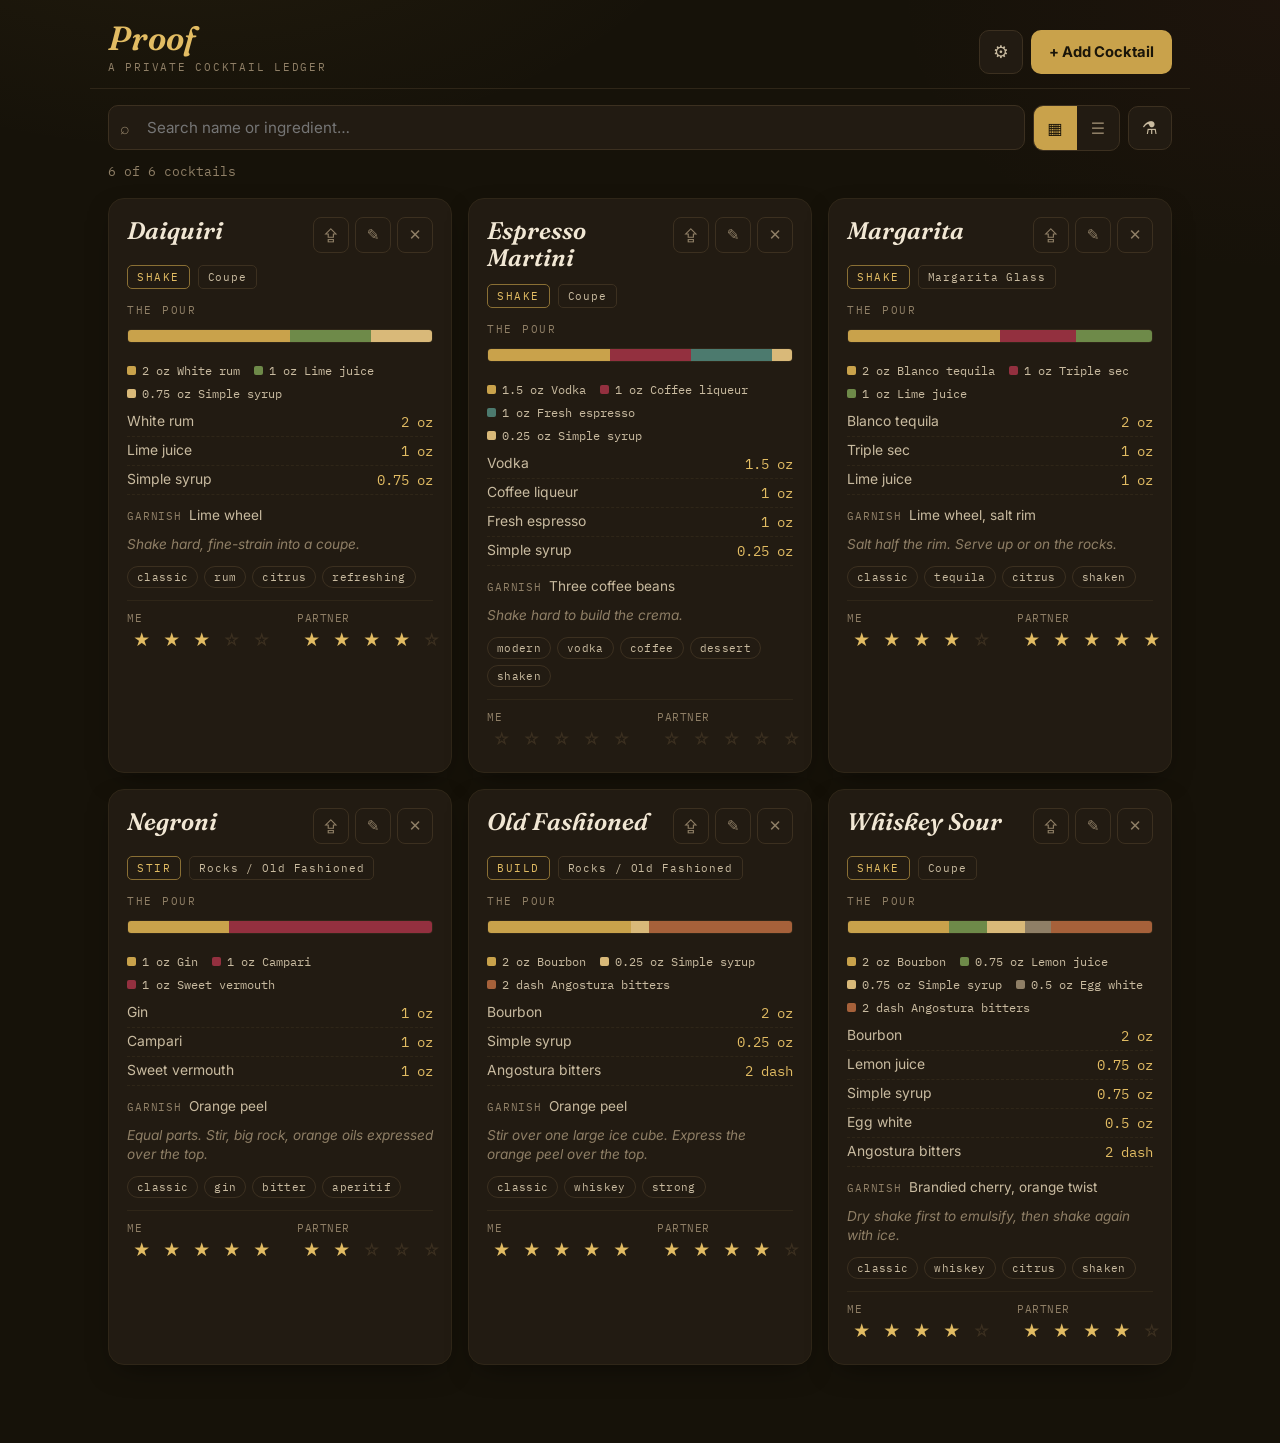
<file: projects/proof-cocktail-ledger.html>
<!DOCTYPE html>
<html lang="en">
<head>
<meta charset="UTF-8">
<meta name="viewport" content="width=device-width, initial-scale=1.0, maximum-scale=1.0, user-scalable=no">
<title>Proof — A Cocktail Ledger</title>
<link rel="preconnect" href="https://fonts.googleapis.com">
<link rel="preconnect" href="https://fonts.gstatic.com" crossorigin>
<link href="https://fonts.googleapis.com/css2?family=Fraunces:ital,opsz,wght@0,9..144,400;0,9..144,600;0,9..144,700;1,9..144,500;1,9..144,600&family=Inter:wght@400;500;600;700&family=IBM+Plex+Mono:wght@400;500;600&display=swap" rel="stylesheet">
<style>
:root{
  --bg:#161209;
  --bg-2:#1c170f;
  --surface:#221b12;
  --surface-2:#2b2317;
  --border:#3c3020;
  --border-soft:#2f2618;
  --text:#f1e7d4;
  --text-dim:#c9bba0;
  --text-mute:#8f7f66;
  --brass:#c9a24b;
  --brass-bright:#e2bc63;
  --brass-dim:#8a6f34;
  --ruby:#93303f;
  --ruby-bright:#b8465a;
  --teal:#4c7a6e;
  --green:#6e8a49;
  --gold-lt:#d9b979;
  --rust:#a6613a;
  --danger:#c0483e;
  --radius:10px;
  --radius-lg:16px;
  --shadow:0 10px 30px -12px rgba(0,0,0,0.6);
  font-size:16px;
}
*{box-sizing:border-box;}
html,body{margin:0;padding:0;}
body{
  background:
    radial-gradient(ellipse 900px 500px at 15% -10%, rgba(201,162,75,0.07), transparent 60%),
    radial-gradient(ellipse 700px 500px at 100% 0%, rgba(147,48,63,0.06), transparent 55%),
    var(--bg);
  color:var(--text);
  font-family:'Inter',system-ui,-apple-system,sans-serif;
  -webkit-tap-highlight-color:transparent;
  min-height:100vh;
  padding-bottom:60px;
}
::selection{background:var(--brass-dim);color:var(--text);}
button{font-family:inherit;}
input,select,textarea{font-family:inherit;}

.eyebrow{
  font-family:'IBM Plex Mono',monospace;
  font-size:0.68rem;
  letter-spacing:0.16em;
  text-transform:uppercase;
  color:var(--text-mute);
}

/* ---------- Header ---------- */
header.top{
  padding:22px 18px 14px;
  max-width:1100px;
  margin:0 auto;
  display:flex;
  align-items:flex-end;
  justify-content:space-between;
  gap:14px;
  flex-wrap:wrap;
  border-bottom:1px solid var(--border-soft);
}
.brand h1{
  font-family:'Fraunces',serif;
  font-style:italic;
  font-weight:600;
  font-size:2.1rem;
  margin:0;
  letter-spacing:0.01em;
  color:var(--brass-bright);
  line-height:1;
}
.brand .sub{
  margin-top:4px;
}
.header-actions{
  display:flex;
  gap:8px;
  align-items:center;
}
.icon-btn{
  background:var(--surface);
  border:1px solid var(--border);
  color:var(--text-dim);
  width:44px;height:44px;
  border-radius:var(--radius);
  display:flex;align-items:center;justify-content:center;
  font-size:1.1rem;
  cursor:pointer;
  transition:background .15s,border-color .15s,color .15s;
}
.icon-btn:hover,.icon-btn:active{background:var(--surface-2);border-color:var(--brass-dim);color:var(--brass-bright);}
.btn{
  background:var(--brass);
  color:#1a1509;
  border:none;
  font-weight:700;
  padding:11px 18px;
  border-radius:var(--radius);
  cursor:pointer;
  font-size:0.92rem;
  display:inline-flex;align-items:center;gap:8px;
  transition:background .15s,transform .1s;
  min-height:44px;
}
.btn:active{transform:scale(0.97);}
.btn:hover{background:var(--brass-bright);}
.btn.ghost{
  background:transparent;
  color:var(--text-dim);
  border:1px solid var(--border);
}
.btn.ghost:hover{border-color:var(--brass-dim);color:var(--brass-bright);}
.btn.danger{background:var(--danger);color:#1a0d0a;}
.btn.danger:hover{background:#d65c50;}
.btn.small{padding:8px 12px;font-size:0.82rem;min-height:38px;}

/* ---------- Filter bar ---------- */
.filter-wrap{
  max-width:1100px;
  margin:16px auto 0;
  padding:0 18px;
}
.search-row{
  display:flex;
  gap:8px;
  align-items:center;
}
.search-box{
  flex:1;
  position:relative;
}
.search-box input{
  width:100%;
  background:var(--surface);
  border:1px solid var(--border);
  border-radius:var(--radius);
  color:var(--text);
  padding:12px 14px 12px 38px;
  font-size:0.95rem;
  min-height:44px;
}
.search-box input:focus{outline:none;border-color:var(--brass-dim);}
.search-box .ic{
  position:absolute;left:12px;top:50%;transform:translateY(-50%);
  color:var(--text-mute);pointer-events:none;
}
.view-toggle{
  display:flex;background:var(--surface);border:1px solid var(--border);border-radius:var(--radius);overflow:hidden;
}
.view-toggle button{
  background:transparent;border:none;color:var(--text-mute);padding:0 14px;min-height:44px;cursor:pointer;font-size:1rem;
}
.view-toggle button.active{background:var(--brass);color:#1a1509;}

.filters-toggle{
  margin-top:10px;
  display:flex;align-items:center;gap:10px;
  flex-wrap:wrap;
}
.chip{
  font-family:'IBM Plex Mono',monospace;
  font-size:0.76rem;
  letter-spacing:0.03em;
  padding:8px 13px;
  border-radius:999px;
  border:1px solid var(--border);
  background:var(--surface);
  color:var(--text-dim);
  cursor:pointer;
  user-select:none;
  display:inline-flex;align-items:center;gap:6px;
  transition:all .12s;
  min-height:38px;
}
.chip:hover{border-color:var(--brass-dim);}
.chip.include{background:var(--brass);border-color:var(--brass);color:#1a1509;font-weight:600;}
.chip.exclude{background:var(--ruby);border-color:var(--ruby);color:#fbe4e8;font-weight:600;text-decoration:line-through;text-decoration-thickness:1.5px;}
.chip.method-active{background:var(--surface-2);border-color:var(--brass-bright);color:var(--brass-bright);}

.filters-panel{
  margin-top:12px;
  padding:14px;
  background:var(--surface);
  border:1px solid var(--border-soft);
  border-radius:var(--radius-lg);
  display:none;
  flex-direction:column;
  gap:14px;
}
.filters-panel.open{display:flex;}
.filter-group label.eyebrow{display:block;margin-bottom:8px;}
.chip-row{display:flex;flex-wrap:wrap;gap:7px;}
.filter-row-inline{display:flex;gap:16px;flex-wrap:wrap;align-items:flex-end;}
.field{display:flex;flex-direction:column;gap:6px;min-width:150px;}
.field select, .field input{
  background:var(--surface-2);border:1px solid var(--border);color:var(--text);
  border-radius:8px;padding:9px 10px;font-size:0.88rem;min-height:40px;
}
.stars-mini{display:flex;gap:2px;}
.clear-filters{margin-left:auto;}

.result-count{
  margin-top:12px;
  color:var(--text-mute);
  font-size:0.82rem;
  font-family:'IBM Plex Mono',monospace;
}

/* ---------- Star ratings ---------- */
.star-row{display:inline-flex;gap:2px;}
.star-btn{
  background:none;border:none;cursor:pointer;padding:4px;
  font-size:1.05rem;line-height:1;color:var(--border);
  min-width:28px;min-height:28px;
  display:flex;align-items:center;justify-content:center;
  transition:color .1s,transform .1s;
}
.star-btn.filled{color:var(--brass-bright);}
.star-btn:active{transform:scale(1.25);}
.rating-block{display:flex;flex-direction:column;gap:2px;}
.rating-block .who{font-size:0.68rem;color:var(--text-mute);font-family:'IBM Plex Mono',monospace;letter-spacing:0.05em;text-transform:uppercase;}

/* ---------- Method badge ---------- */
.method-badge{
  font-family:'IBM Plex Mono',monospace;
  font-size:0.68rem;
  letter-spacing:0.14em;
  text-transform:uppercase;
  color:var(--brass-bright);
  border:1px solid var(--brass-dim);
  padding:4px 9px;
  border-radius:5px;
  display:inline-block;
  white-space:nowrap;
}

.glass-badge{
  font-family:'IBM Plex Mono',monospace;
  font-size:0.68rem;
  letter-spacing:0.08em;
  color:var(--text-dim);
  border:1px solid var(--border);
  padding:4px 9px;
  border-radius:5px;
  display:inline-block;
  white-space:nowrap;
}
.badge-row{display:flex;gap:8px;align-items:center;flex-wrap:wrap;}
.meta-line{font-size:0.85rem;color:var(--text-dim);}
.meta-line .lbl{
  font-family:'IBM Plex Mono',monospace;text-transform:uppercase;letter-spacing:0.08em;
  font-size:0.68rem;color:var(--text-mute);margin-right:7px;
}

/* ---------- Pour bar (signature element) ---------- */
.pour-bar{
  display:flex;
  height:14px;
  border-radius:4px;
  overflow:hidden;
  border:1px solid var(--border-soft);
  background:var(--bg-2);
}
.pour-seg{height:100%;min-width:3px;}
.pour-legend{
  display:flex;flex-wrap:wrap;gap:8px 14px;margin-top:8px;
}
.pour-legend .item{
  display:flex;align-items:center;gap:6px;
  font-size:0.76rem;color:var(--text-dim);
  font-family:'IBM Plex Mono',monospace;
}
.pour-legend .sw{width:9px;height:9px;border-radius:2px;flex:none;}

/* ---------- Tags pills ---------- */
.tag-pill{
  font-family:'IBM Plex Mono',monospace;
  font-size:0.68rem;
  letter-spacing:0.03em;
  color:var(--text-dim);
  border:1px solid var(--border);
  padding:3px 9px;
  border-radius:999px;
  white-space:nowrap;
}

/* ---------- Main / grid ---------- */
main{
  max-width:1100px;
  margin:0 auto;
  padding:18px;
}
.empty-state{
  text-align:center;
  padding:70px 20px;
  color:var(--text-mute);
}
.empty-state .glyph{font-size:2.4rem;margin-bottom:10px;}
.empty-state h3{font-family:'Fraunces',serif;font-style:italic;color:var(--text-dim);font-weight:600;font-size:1.4rem;margin:0 0 6px;}

/* Card view */
#card-view{
  display:grid;
  grid-template-columns:repeat(auto-fill,minmax(290px,1fr));
  gap:16px;
}
.cocktail-card{
  background:var(--surface);
  border:1px solid var(--border-soft);
  border-radius:var(--radius-lg);
  padding:18px;
  display:flex;flex-direction:column;gap:12px;
  box-shadow:var(--shadow);
}
.card-top{display:flex;justify-content:space-between;align-items:flex-start;gap:10px;}
.card-top h2{
  font-family:'Fraunces',serif;font-style:italic;font-weight:600;
  font-size:1.5rem;margin:0;color:var(--text);line-height:1.15;
}
.card-actions{display:flex;gap:6px;flex:none;}
.card-actions button{
  background:transparent;border:1px solid var(--border);color:var(--text-mute);
  width:36px;height:36px;border-radius:8px;cursor:pointer;font-size:0.95rem;
}
.card-actions button:hover{border-color:var(--brass-dim);color:var(--brass-bright);}
.card-actions button.del:hover{border-color:var(--danger);color:var(--danger);}

.ingredient-list{list-style:none;margin:0;padding:0;display:flex;flex-direction:column;gap:5px;}
.ingredient-list li{
  display:flex;justify-content:space-between;gap:10px;
  font-size:0.87rem;color:var(--text-dim);
  border-bottom:1px dashed var(--border-soft);
  padding-bottom:5px;
}
.ingredient-list li .amt{font-family:'IBM Plex Mono',monospace;color:var(--brass-bright);white-space:nowrap;}
.ingredient-list li .nm{flex:1;}

.card-notes{font-size:0.85rem;color:var(--text-mute);font-style:italic;line-height:1.4;}

.card-tags{display:flex;flex-wrap:wrap;gap:6px;}

.card-ratings{
  display:flex;gap:22px;
  padding-top:10px;
  border-top:1px solid var(--border-soft);
}

/* List view */
#list-view{display:flex;flex-direction:column;gap:8px;}
.cocktail-row{
  background:var(--surface);
  border:1px solid var(--border-soft);
  border-radius:var(--radius);
  padding:12px 14px;
  display:grid;
  grid-template-columns:minmax(0,1.6fr) minmax(90px,0.8fr) minmax(0,1fr) auto auto;
  gap:14px;
  align-items:center;
}
.row-name-wrap{min-width:0;}
.row-name-wrap h3{
  font-family:'Fraunces',serif;font-style:italic;font-weight:600;
  font-size:1.1rem;margin:0 0 4px;color:var(--text);
  white-space:nowrap;overflow:hidden;text-overflow:ellipsis;
}
.row-tags{display:flex;gap:5px;flex-wrap:nowrap;overflow:hidden;}
.row-pour{min-width:70px;}
.row-ratings{display:flex;gap:14px;flex-wrap:wrap;}
.row-actions{display:flex;gap:5px;}
.row-actions button{
  background:transparent;border:1px solid var(--border);color:var(--text-mute);
  width:34px;height:34px;border-radius:7px;cursor:pointer;font-size:0.85rem;
}
.row-actions button:hover{border-color:var(--brass-dim);color:var(--brass-bright);}
.row-actions button.del:hover{border-color:var(--danger);color:var(--danger);}

@media (max-width:760px){
  .cocktail-row{grid-template-columns:1fr;align-items:stretch;}
  .row-pour{min-width:0;}
  .row-actions{justify-content:flex-end;}
}

/* ---------- Modal ---------- */
.modal-overlay{
  position:fixed;inset:0;background:rgba(10,8,4,0.72);
  display:none;align-items:flex-start;justify-content:center;
  padding:20px 14px 40px;
  overflow-y:auto;
  z-index:100;
  backdrop-filter:blur(2px);
}
.modal-overlay.open{display:flex;}
.modal{
  background:var(--bg-2);
  border:1px solid var(--border);
  border-radius:var(--radius-lg);
  width:100%;max-width:620px;
  padding:22px;
  margin-top:20px;
  box-shadow:var(--shadow);
}
.modal h2{
  font-family:'Fraunces',serif;font-style:italic;font-weight:600;
  margin:0 0 4px;font-size:1.5rem;color:var(--brass-bright);
}
.modal .modal-sub{color:var(--text-mute);font-size:0.82rem;margin-bottom:18px;}
.form-row{display:flex;flex-direction:column;gap:6px;margin-bottom:14px;}
.form-row label{font-size:0.78rem;color:var(--text-dim);font-weight:600;}
.form-row input[type="text"],.form-row textarea,.form-row select{
  background:var(--surface);border:1px solid var(--border);color:var(--text);
  border-radius:8px;padding:11px 12px;font-size:0.92rem;width:100%;min-height:44px;
}
.form-row textarea{min-height:64px;resize:vertical;}
.two-col{display:grid;grid-template-columns:1fr 1fr;gap:12px;}

.ing-row{
  display:grid;
  grid-template-columns:1.6fr 0.7fr 0.9fr 1fr auto;
  gap:6px;margin-bottom:8px;align-items:center;
}
.ing-row input,.ing-row select{
  background:var(--surface);border:1px solid var(--border);color:var(--text);
  border-radius:7px;padding:9px 8px;font-size:0.84rem;min-height:40px;width:100%;
}
.ing-row button.rm{
  background:transparent;border:1px solid var(--border);color:var(--text-mute);
  width:38px;height:38px;border-radius:7px;cursor:pointer;
}
.ing-row button.rm:hover{border-color:var(--danger);color:var(--danger);}
@media (max-width:560px){
  .ing-row{grid-template-columns:1fr 1fr;}
  .two-col{grid-template-columns:1fr;}
}

.modal-footer{
  display:flex;justify-content:flex-end;gap:10px;margin-top:18px;
  border-top:1px solid var(--border-soft);padding-top:16px;
}
.modal-close{
  position:absolute;
}
.modal-head{display:flex;justify-content:space-between;align-items:flex-start;}
.x-btn{background:none;border:none;color:var(--text-mute);font-size:1.3rem;cursor:pointer;padding:4px 8px;}
.x-btn:hover{color:var(--text);}

.share-textarea{
  width:100%;min-height:230px;background:var(--surface);border:1px solid var(--border);
  color:var(--text-dim);border-radius:8px;padding:12px;
  font-family:'IBM Plex Mono',monospace;font-size:0.78rem;line-height:1.5;
  resize:vertical;
}
.share-actions{display:flex;gap:10px;flex-wrap:wrap;margin-top:12px;}
.custom-glass-input{margin-top:8px;}

.settings-section{margin-bottom:20px;padding-bottom:18px;border-bottom:1px solid var(--border-soft);}
.settings-section:last-child{border-bottom:none;margin-bottom:0;padding-bottom:0;}
.settings-section h3{font-size:0.85rem;text-transform:uppercase;letter-spacing:0.08em;color:var(--text-mute);margin:0 0 10px;font-family:'IBM Plex Mono',monospace;}
.import-actions{display:flex;gap:10px;flex-wrap:wrap;}

.toast{
  position:fixed;bottom:22px;left:50%;transform:translateX(-50%);
  background:var(--surface-2);border:1px solid var(--brass-dim);color:var(--text);
  padding:12px 20px;border-radius:999px;font-size:0.86rem;
  box-shadow:var(--shadow);z-index:200;opacity:0;pointer-events:none;
  transition:opacity .25s, transform .25s;
}
.toast.show{opacity:1;transform:translateX(-50%) translateY(-6px);}
</style>
</head>
<body>

<header class="top">
  <div class="brand">
    <h1>Proof</h1>
    <div class="sub eyebrow">a private cocktail ledger</div>
  </div>
  <div class="header-actions">
    <button class="icon-btn" id="settingsBtn" title="Settings & data">⚙</button>
    <button class="btn" id="addBtn">+ Add Cocktail</button>
  </div>
</header>

<div class="filter-wrap">
  <div class="search-row">
    <div class="search-box">
      <span class="ic">⌕</span>
      <input type="text" id="searchInput" placeholder="Search name or ingredient…">
    </div>
    <div class="view-toggle">
      <button id="viewCardBtn" title="Card view">▦</button>
      <button id="viewListBtn" title="List view">☰</button>
    </div>
    <button class="icon-btn" id="filtersToggleBtn" title="Filters">⚗</button>
  </div>

  <div class="filters-panel" id="filtersPanel">
    <div class="filter-group">
      <label class="eyebrow">Tags — tap to include, tap again to exclude</label>
      <div class="chip-row" id="tagChips"></div>
    </div>
    <div class="filter-group">
      <label class="eyebrow">Method</label>
      <div class="chip-row" id="methodChips"></div>
    </div>
    <div class="filter-row-inline">
      <div class="field">
        <label class="eyebrow">Rated by</label>
        <select id="ratedBySelect">
          <option value="either">Either person</option>
          <option value="both">Both people</option>
          <option value="p1">Person 1 only</option>
          <option value="p2">Person 2 only</option>
        </select>
      </div>
      <div class="field">
        <label class="eyebrow">Minimum rating</label>
        <div class="stars-mini" id="minRatingStars"></div>
      </div>
      <div class="field">
        <label class="eyebrow">Sort by</label>
        <select id="sortSelect">
          <option value="name-asc">Name (A–Z)</option>
          <option value="name-desc">Name (Z–A)</option>
          <option value="rating-desc">Rating (high–low)</option>
          <option value="rating-asc">Rating (low–high)</option>
          <option value="newest">Recently added</option>
          <option value="oldest">Oldest first</option>
        </select>
      </div>
      <button class="btn ghost small clear-filters" id="clearFiltersBtn">Clear filters</button>
    </div>
  </div>

  <div class="result-count" id="resultCount"></div>
</div>

<main>
  <div id="card-view"></div>
  <div id="list-view" style="display:none;"></div>
  <div class="empty-state" id="emptyState" style="display:none;">
    <div class="glyph">🍸</div>
    <h3>Nothing on the shelf</h3>
    <div>No cocktails match your filters, or the ledger is empty. Try clearing filters or add a new recipe.</div>
  </div>
</main>

<!-- Add/Edit Modal -->
<div class="modal-overlay" id="cocktailModalOverlay">
  <div class="modal">
    <div class="modal-head">
      <div>
        <h2 id="modalTitle">New Cocktail</h2>
        <div class="modal-sub">Fill in what you know — ratios, tags and ratings can always be edited later.</div>
      </div>
      <button class="x-btn" id="closeModalBtn">✕</button>
    </div>

    <form id="cocktailForm">
      <input type="hidden" id="editId">
      <div class="form-row">
        <label>Name</label>
        <input type="text" id="fName" required placeholder="e.g. Old Fashioned">
      </div>
      <div class="two-col">
        <div class="form-row">
          <label>Method</label>
          <select id="fMethod">
            <option>Shake</option>
            <option>Stir</option>
            <option>Build</option>
            <option>Muddle</option>
            <option>Blend</option>
            <option>Layer</option>
          </select>
        </div>
        <div class="form-row">
          <label>Glass</label>
          <select id="fGlass"></select>
          <input type="text" id="fGlassCustom" class="custom-glass-input" placeholder="Name your glass" style="display:none;">
        </div>
      </div>

      <div class="form-row">
        <label>Tags (comma separated)</label>
        <input type="text" id="fTags" placeholder="classic, citrus, strong">
      </div>

      <div class="form-row">
        <label>Ingredients</label>
        <div id="ingredientRows"></div>
        <button type="button" class="btn ghost small" id="addIngredientBtn">+ Add ingredient</button>
      </div>

      <div class="form-row">
        <label>Garnish</label>
        <input type="text" id="fGarnish" placeholder="e.g. Orange peel, brandied cherry">
      </div>

      <div class="form-row">
        <label>Notes</label>
        <textarea id="fNotes" placeholder="Technique notes, prep tips…"></textarea>
      </div>

      <div class="two-col">
        <div class="form-row">
          <label id="p1RatingLabel">Rating — Person 1</label>
          <div class="star-row" id="fRatingP1"></div>
        </div>
        <div class="form-row">
          <label id="p2RatingLabel">Rating — Person 2</label>
          <div class="star-row" id="fRatingP2"></div>
        </div>
      </div>

      <div class="modal-footer">
        <button type="button" class="btn ghost" id="cancelModalBtn">Cancel</button>
        <button type="submit" class="btn">Save Cocktail</button>
      </div>
    </form>
  </div>
</div>

<!-- Settings Modal -->
<div class="modal-overlay" id="settingsModalOverlay">
  <div class="modal">
    <div class="modal-head">
      <div>
        <h2>Settings & Data</h2>
        <div class="modal-sub">Names, backups, and storage.</div>
      </div>
      <button class="x-btn" id="closeSettingsBtn">✕</button>
    </div>

    <div class="settings-section">
      <h3>Names</h3>
      <div class="two-col">
        <div class="form-row">
          <label>Person 1</label>
          <input type="text" id="p1NameInput">
        </div>
        <div class="form-row">
          <label>Person 2</label>
          <input type="text" id="p2NameInput">
        </div>
      </div>
      <button class="btn small" id="saveNamesBtn">Save names</button>
    </div>

    <div class="settings-section">
      <h3>Import / Export</h3>
      <div class="import-actions">
        <button class="btn ghost small" id="exportBtn">⇩ Export JSON</button>
        <button class="btn ghost small" id="importBtn">⇧ Import JSON</button>
        <input type="file" id="importFile" accept="application/json" style="display:none;">
      </div>
      <div class="modal-sub" style="margin-top:8px;">Export saves your whole ledger as a .json file. Import lets you merge or replace with a backup file.</div>
    </div>

    <div class="settings-section">
      <h3>Import a shared recipe</h3>
      <div class="modal-sub" style="margin-top:0;margin-bottom:8px;">Paste a recipe someone shared with you via Share (email/WhatsApp text) below.</div>
      <textarea id="pasteImportArea" class="share-textarea" style="min-height:110px;" placeholder="Paste the shared message here…"></textarea>
      <button class="btn ghost small" id="pasteImportBtn" style="margin-top:10px;">Import from pasted text</button>
    </div>

    <div class="settings-section">
      <h3>Danger zone</h3>
      <button class="btn danger small" id="clearAllBtn">Clear all data</button>
    </div>
  </div>
</div>

<!-- Share Modal -->
<div class="modal-overlay" id="shareModalOverlay">
  <div class="modal">
    <div class="modal-head">
      <div>
        <h2 id="shareModalTitle">Share Recipe</h2>
        <div class="modal-sub">Readable text for email or WhatsApp — includes hidden data so it can be added straight to another Proof ledger via Settings → Import a shared recipe.</div>
      </div>
      <button class="x-btn" id="closeShareBtn">✕</button>
    </div>
    <textarea class="share-textarea" id="shareTextArea" readonly></textarea>
    <div class="share-actions">
      <button class="btn small" id="shareNativeBtn" style="display:none;">Share…</button>
      <button class="btn ghost small" id="shareCopyBtn">Copy text</button>
      <button class="btn ghost small" id="shareEmailBtn">Email</button>
      <button class="btn ghost small" id="shareWhatsappBtn">WhatsApp</button>
    </div>
  </div>
</div>

<div class="toast" id="toast"></div>

<script>
(function(){
  "use strict";

  var STORAGE_KEY = "proof_cocktail_db_v1";
  var TYPE_COLORS = {
    spirit:"var(--brass)", liqueur:"var(--ruby)", mixer:"var(--teal)",
    juice:"var(--green)", syrup:"var(--gold-lt)", bitters:"var(--rust)",
    garnish:"var(--text-mute)", other:"var(--text-mute)"
  };
  var METHODS = ["Shake","Stir","Build","Muddle","Blend","Layer"];
  var UNITS = ["oz","ml","cl","part","dash","tsp","tbsp","splash","top","whole"];
  var TYPES = ["spirit","liqueur","mixer","juice","syrup","bitters","other"];
  var GLASSES = ["Rocks / Old Fashioned","Coupe","Martini / Cocktail","Nick & Nora","Highball",
    "Collins","Hurricane","Copper Mug","Wine Glass","Champagne Flute","Shot Glass",
    "Irish Coffee Mug","Margarita Glass","Snifter","Tiki Mug"];
  var CUSTOM_GLASS = "Custom…";
  var SHARE_START = "[PROOF-DATA]";
  var SHARE_END = "[/PROOF-DATA]";

  function uid(){ return Date.now().toString(36)+Math.random().toString(36).slice(2,8); }

  function seedData(){
    return [
      mk("Old Fashioned","Build","Rocks / Old Fashioned",["classic","whiskey","strong"],
        [ing("Bourbon",2,"oz","spirit"),ing("Simple syrup",0.25,"oz","syrup"),ing("Angostura bitters",2,"dash","bitters")],
        "Orange peel","Stir over one large ice cube. Express the orange peel over the top.", {p1:5,p2:4}, Date.now()-1000*60*60*24*30),
      mk("Margarita","Shake","Margarita Glass",["classic","tequila","citrus","shaken"],
        [ing("Blanco tequila",2,"oz","spirit"),ing("Triple sec",1,"oz","liqueur"),ing("Lime juice",1,"oz","juice")],
        "Lime wheel, salt rim","Salt half the rim. Serve up or on the rocks.", {p1:4,p2:5}, Date.now()-1000*60*60*24*25),
      mk("Daiquiri","Shake","Coupe",["classic","rum","citrus","refreshing"],
        [ing("White rum",2,"oz","spirit"),ing("Lime juice",1,"oz","juice"),ing("Simple syrup",0.75,"oz","syrup")],
        "Lime wheel","Shake hard, fine-strain into a coupe.", {p1:3,p2:4}, Date.now()-1000*60*60*24*20),
      mk("Negroni","Stir","Rocks / Old Fashioned",["classic","gin","bitter","aperitif"],
        [ing("Gin",1,"oz","spirit"),ing("Campari",1,"oz","liqueur"),ing("Sweet vermouth",1,"oz","liqueur")],
        "Orange peel","Equal parts. Stir, big rock, orange oils expressed over the top.", {p1:5,p2:2}, Date.now()-1000*60*60*24*15),
      mk("Whiskey Sour","Shake","Coupe",["classic","whiskey","citrus","shaken"],
        [ing("Bourbon",2,"oz","spirit"),ing("Lemon juice",0.75,"oz","juice"),ing("Simple syrup",0.75,"oz","syrup"),ing("Egg white",0.5,"oz","other"),ing("Angostura bitters",2,"dash","bitters")],
        "Brandied cherry, orange twist","Dry shake first to emulsify, then shake again with ice.", {p1:4,p2:4}, Date.now()-1000*60*60*24*10),
      mk("Espresso Martini","Shake","Coupe",["modern","vodka","coffee","dessert","shaken"],
        [ing("Vodka",1.5,"oz","spirit"),ing("Coffee liqueur",1,"oz","liqueur"),ing("Fresh espresso",1,"oz","mixer"),ing("Simple syrup",0.25,"oz","syrup")],
        "Three coffee beans","Shake hard to build the crema.", {p1:0,p2:0}, Date.now()-1000*60*60*24*2)
    ];
  }
  function ing(name,amount,unit,type){ return {name:name,amount:amount,unit:unit,type:type}; }
  function mk(name,method,glass,tags,ingredients,garnish,notes,ratings,dateAdded){
    return {id:uid(),name:name,method:method,glass:glass,tags:tags,ingredients:ingredients,garnish:garnish,notes:notes,ratings:ratings,dateAdded:dateAdded};
  }

  function defaultDB(){
    return { cocktails: seedData(), people:{p1:"Me",p2:"Partner"}, prefs:{view:"card"} };
  }

  // Backward-compatible upgrade for ledgers saved before glass/garnish existed.
  function migrateCocktail(c){
    if(c.glass === undefined) c.glass = "";
    if(c.garnish === undefined){
      var garnishNames = [];
      var kept = [];
      (c.ingredients||[]).forEach(function(i){
        if(i.type === "garnish") garnishNames.push(i.name);
        else kept.push(i);
      });
      c.garnish = garnishNames.join(", ");
      c.ingredients = kept;
    }
    return c;
  }

  var db;
  function load(){
    try{
      var raw = localStorage.getItem(STORAGE_KEY);
      if(!raw){ db = defaultDB(); save(); return; }
      db = JSON.parse(raw);
      if(!db.cocktails) db.cocktails = [];
      db.cocktails.forEach(migrateCocktail);
      if(!db.people) db.people = {p1:"Me",p2:"Partner"};
      if(!db.prefs) db.prefs = {view:"card"};
    }catch(e){
      console.error("Load failed, starting fresh.",e);
      db = defaultDB();
    }
  }
  function save(){
    try{ localStorage.setItem(STORAGE_KEY, JSON.stringify(db)); }
    catch(e){ console.error("Save failed",e); showToast("Save failed — storage may be full or unavailable."); }
  }

  var filters = {
    search:"",
    tagState:{},      // tagName -> 'include' | 'exclude'
    method:null,
    ratedBy:"either",
    minRating:0,
    sort:"name-asc"
  };

  function showToast(msg){
    var t = document.getElementById("toast");
    t.textContent = msg;
    t.classList.add("show");
    clearTimeout(showToast._h);
    showToast._h = setTimeout(function(){ t.classList.remove("show"); }, 2400);
  }

  /* ---------- derived data ---------- */
  function allTags(){
    var set = {};
    db.cocktails.forEach(function(c){ (c.tags||[]).forEach(function(t){ set[t.toLowerCase()] = true; }); });
    return Object.keys(set).sort();
  }

  function avgRating(c){
    var vals = [c.ratings.p1||0, c.ratings.p2||0].filter(function(v){return v>0;});
    if(!vals.length) return 0;
    return vals.reduce(function(a,b){return a+b;},0)/vals.length;
  }

  function matchesFilters(c){
    var s = filters.search.trim().toLowerCase();
    if(s){
      var nameHit = c.name.toLowerCase().indexOf(s) !== -1;
      var ingHit = (c.ingredients||[]).some(function(i){ return i.name.toLowerCase().indexOf(s) !== -1; });
      if(!nameHit && !ingHit) return false;
    }
    var cTags = (c.tags||[]).map(function(t){return t.toLowerCase();});
    for(var tag in filters.tagState){
      var state = filters.tagState[tag];
      if(state === "include" && cTags.indexOf(tag) === -1) return false;
      if(state === "exclude" && cTags.indexOf(tag) !== -1) return false;
    }
    if(filters.method && c.method !== filters.method) return false;

    if(filters.minRating > 0){
      var p1 = c.ratings.p1||0, p2 = c.ratings.p2||0;
      var pass;
      if(filters.ratedBy === "either") pass = Math.max(p1,p2) >= filters.minRating;
      else if(filters.ratedBy === "both") pass = Math.min(p1,p2) >= filters.minRating;
      else if(filters.ratedBy === "p1") pass = p1 >= filters.minRating;
      else pass = p2 >= filters.minRating;
      if(!pass) return false;
    }
    return true;
  }

  function sortList(list){
    var arr = list.slice();
    switch(filters.sort){
      case "name-asc": arr.sort(function(a,b){return a.name.localeCompare(b.name);}); break;
      case "name-desc": arr.sort(function(a,b){return b.name.localeCompare(a.name);}); break;
      case "rating-desc": arr.sort(function(a,b){return avgRating(b)-avgRating(a);}); break;
      case "rating-asc": arr.sort(function(a,b){return avgRating(a)-avgRating(b);}); break;
      case "newest": arr.sort(function(a,b){return b.dateAdded-a.dateAdded;}); break;
      case "oldest": arr.sort(function(a,b){return a.dateAdded-b.dateAdded;}); break;
    }
    return arr;
  }

  function getFiltered(){
    return sortList(db.cocktails.filter(matchesFilters));
  }

  /* ---------- rendering ---------- */
  function starRow(value, onSet, size){
    var wrap = document.createElement("div");
    wrap.className = "star-row";
    for(var i=1;i<=5;i++){
      (function(i){
        var b = document.createElement("button");
        b.type = "button";
        b.className = "star-btn" + (i<=value ? " filled":"");
        b.textContent = i<=value ? "★" : "☆";
        b.title = i + " star" + (i>1?"s":"");
        b.addEventListener("click", function(ev){
          ev.stopPropagation();
          var newVal = (value === i) ? 0 : i; // tap same top star to clear
          onSet(newVal);
        });
        wrap.appendChild(b);
      })(i);
    }
    return wrap;
  }

  function renderPourBar(ingredients){
    var relevant = (ingredients||[]).filter(function(i){ return i.type !== "garnish" && i.amount > 0; });
    var total = relevant.reduce(function(s,i){return s+parseFloat(i.amount||0);},0);
    var bar = document.createElement("div");
    bar.className = "pour-bar";
    if(total <= 0){ bar.style.opacity = 0.3; return bar; }
    relevant.forEach(function(i){
      var seg = document.createElement("div");
      seg.className = "pour-seg";
      seg.style.width = ((parseFloat(i.amount)/total)*100) + "%";
      seg.style.background = TYPE_COLORS[i.type] || TYPE_COLORS.other;
      seg.title = i.amount + " " + i.unit + " " + i.name;
      bar.appendChild(seg);
    });
    return bar;
  }

  function pourLegend(ingredients){
    var relevant = (ingredients||[]).filter(function(i){ return i.type !== "garnish" && i.amount > 0; });
    var wrap = document.createElement("div");
    wrap.className = "pour-legend";
    relevant.forEach(function(i){
      var item = document.createElement("div");
      item.className = "item";
      var sw = document.createElement("span");
      sw.className = "sw";
      sw.style.background = TYPE_COLORS[i.type] || TYPE_COLORS.other;
      item.appendChild(sw);
      item.appendChild(document.createTextNode(i.amount + " " + i.unit + " " + i.name));
      wrap.appendChild(item);
    });
    return wrap;
  }

  function tagPills(tags){
    var wrap = document.createElement("div");
    wrap.className = "card-tags";
    (tags||[]).forEach(function(t){
      var p = document.createElement("span");
      p.className = "tag-pill";
      p.textContent = t;
      wrap.appendChild(p);
    });
    return wrap;
  }

  function ratingBlock(label, value, onSet){
    var wrap = document.createElement("div");
    wrap.className = "rating-block";
    var who = document.createElement("div");
    who.className = "who";
    who.textContent = label;
    wrap.appendChild(who);
    wrap.appendChild(starRow(value, onSet));
    return wrap;
  }

  function renderCardView(list){
    var root = document.getElementById("card-view");
    root.innerHTML = "";
    list.forEach(function(c){
      var card = document.createElement("div");
      card.className = "cocktail-card";

      var top = document.createElement("div");
      top.className = "card-top";
      var h2 = document.createElement("h2");
      h2.textContent = c.name;
      top.appendChild(h2);
      var actions = document.createElement("div");
      actions.className = "card-actions";
      actions.appendChild(mkActionBtn("⇪", function(){ openShareModal(c); }));
      actions.appendChild(mkActionBtn("✎", function(){ openCocktailModal(c); }));
      actions.appendChild(mkActionBtn("✕", function(){ deleteCocktail(c.id); }, "del"));
      top.appendChild(actions);
      card.appendChild(top);

      var badgeRow = document.createElement("div");
      badgeRow.className = "badge-row";
      var badge = document.createElement("span");
      badge.className = "method-badge";
      badge.textContent = c.method;
      badgeRow.appendChild(badge);
      if(c.glass){
        var gbadge = document.createElement("span");
        gbadge.className = "glass-badge";
        gbadge.textContent = c.glass;
        badgeRow.appendChild(gbadge);
      }
      card.appendChild(badgeRow);

      var eyebrow = document.createElement("div");
      eyebrow.className = "eyebrow";
      eyebrow.style.marginTop = "2px";
      eyebrow.textContent = "The Pour";
      card.appendChild(eyebrow);
      card.appendChild(renderPourBar(c.ingredients));
      card.appendChild(pourLegend(c.ingredients));

      var ul = document.createElement("ul");
      ul.className = "ingredient-list";
      (c.ingredients||[]).forEach(function(i){
        var li = document.createElement("li");
        var nm = document.createElement("span"); nm.className="nm"; nm.textContent = i.name;
        var amt = document.createElement("span"); amt.className="amt"; amt.textContent = (i.amount?i.amount+" "+i.unit:"");
        li.appendChild(nm); li.appendChild(amt);
        ul.appendChild(li);
      });
      card.appendChild(ul);

      if(c.garnish){
        var garnLine = document.createElement("div");
        garnLine.className = "meta-line";
        var lbl = document.createElement("span"); lbl.className="lbl"; lbl.textContent="Garnish";
        garnLine.appendChild(lbl);
        garnLine.appendChild(document.createTextNode(c.garnish));
        card.appendChild(garnLine);
      }

      if(c.notes){
        var notes = document.createElement("div");
        notes.className = "card-notes";
        notes.textContent = c.notes;
        card.appendChild(notes);
      }

      card.appendChild(tagPills(c.tags));

      var ratings = document.createElement("div");
      ratings.className = "card-ratings";
      ratings.appendChild(ratingBlock(db.people.p1, c.ratings.p1||0, function(v){ setRating(c.id,"p1",v); }));
      ratings.appendChild(ratingBlock(db.people.p2, c.ratings.p2||0, function(v){ setRating(c.id,"p2",v); }));
      card.appendChild(ratings);

      root.appendChild(card);
    });
  }

  function mkActionBtn(label, onClick, cls){
    var b = document.createElement("button");
    b.textContent = label;
    if(cls) b.className = cls;
    b.addEventListener("click", function(ev){ ev.stopPropagation(); onClick(); });
    return b;
  }

  function renderListView(list){
    var root = document.getElementById("list-view");
    root.innerHTML = "";
    list.forEach(function(c){
      var row = document.createElement("div");
      row.className = "cocktail-row";

      var nameWrap = document.createElement("div");
      nameWrap.className = "row-name-wrap";
      var h3 = document.createElement("h3");
      h3.textContent = c.name;
      nameWrap.appendChild(h3);
      var badge = document.createElement("span");
      badge.className = "method-badge";
      badge.textContent = c.method;
      nameWrap.appendChild(badge);
      if(c.glass){
        var gbadge = document.createElement("span");
        gbadge.className = "glass-badge";
        gbadge.style.marginLeft = "6px";
        gbadge.textContent = c.glass;
        nameWrap.appendChild(gbadge);
      }
      var rt = document.createElement("div");
      rt.className = "row-tags";
      rt.style.marginTop = "6px";
      (c.tags||[]).slice(0,4).forEach(function(t){
        var p = document.createElement("span"); p.className="tag-pill"; p.textContent=t; rt.appendChild(p);
      });
      nameWrap.appendChild(rt);
      row.appendChild(nameWrap);

      var pourWrap = document.createElement("div");
      pourWrap.className = "row-pour";
      pourWrap.appendChild(renderPourBar(c.ingredients));
      row.appendChild(pourWrap);

      var ingSummary = document.createElement("div");
      ingSummary.style.fontSize = "0.8rem";
      ingSummary.style.color = "var(--text-mute)";
      ingSummary.textContent = (c.ingredients||[]).map(function(i){return i.name;}).join(", ");
      ingSummary.style.overflow="hidden"; ingSummary.style.textOverflow="ellipsis"; ingSummary.style.whiteSpace="nowrap";
      row.appendChild(ingSummary);

      var ratings = document.createElement("div");
      ratings.className = "row-ratings";
      ratings.appendChild(ratingBlock(db.people.p1, c.ratings.p1||0, function(v){ setRating(c.id,"p1",v); }));
      ratings.appendChild(ratingBlock(db.people.p2, c.ratings.p2||0, function(v){ setRating(c.id,"p2",v); }));
      row.appendChild(ratings);

      var actions = document.createElement("div");
      actions.className = "row-actions";
      actions.appendChild(mkActionBtn("⇪", function(){ openShareModal(c); }));
      actions.appendChild(mkActionBtn("✎", function(){ openCocktailModal(c); }));
      actions.appendChild(mkActionBtn("✕", function(){ deleteCocktail(c.id); }, "del"));
      row.appendChild(actions);

      root.appendChild(row);
    });
  }

  function renderTagChips(){
    var root = document.getElementById("tagChips");
    root.innerHTML = "";
    allTags().forEach(function(tag){
      var chip = document.createElement("div");
      var state = filters.tagState[tag];
      chip.className = "chip" + (state==="include"?" include":"") + (state==="exclude"?" exclude":"");
      chip.textContent = (state==="include"?"✓ ":"") + (state==="exclude"?"⊘ ":"") + tag;
      chip.addEventListener("click", function(){
        var cur = filters.tagState[tag];
        if(!cur) filters.tagState[tag] = "include";
        else if(cur==="include") filters.tagState[tag] = "exclude";
        else delete filters.tagState[tag];
        renderAll();
      });
      root.appendChild(chip);
    });
    if(!allTags().length){
      root.innerHTML = "<span class='eyebrow'>No tags yet</span>";
    }
  }

  function renderMethodChips(){
    var root = document.getElementById("methodChips");
    root.innerHTML = "";
    METHODS.forEach(function(m){
      var chip = document.createElement("div");
      chip.className = "chip" + (filters.method===m ? " method-active":"");
      chip.textContent = m;
      chip.addEventListener("click", function(){
        filters.method = (filters.method===m) ? null : m;
        renderAll();
      });
      root.appendChild(chip);
    });
  }

  function renderMinRatingStars(){
    var root = document.getElementById("minRatingStars");
    root.innerHTML = "";
    root.appendChild(starRow(filters.minRating, function(v){ filters.minRating = v; renderAll(); }));
  }

  function renderCounts(list){
    var el = document.getElementById("resultCount");
    el.textContent = list.length + " of " + db.cocktails.length + " cocktail" + (db.cocktails.length===1?"":"s");
  }

  function renderAll(){
    var list = getFiltered();
    var view = db.prefs.view;
    document.getElementById("card-view").style.display = view==="card" ? "grid":"none";
    document.getElementById("list-view").style.display = view==="list" ? "flex":"none";
    document.getElementById("viewCardBtn").classList.toggle("active", view==="card");
    document.getElementById("viewListBtn").classList.toggle("active", view==="list");

    document.getElementById("emptyState").style.display = list.length ? "none":"block";

    if(view==="card") renderCardView(list); else renderListView(list);
    renderTagChips();
    renderMethodChips();
    renderMinRatingStars();
    renderCounts(list);
    document.getElementById("p1RatingLabel").textContent = "Rating — " + db.people.p1;
    document.getElementById("p2RatingLabel").textContent = "Rating — " + db.people.p2;
  }

  function setRating(id, who, value){
    var c = db.cocktails.find(function(c){return c.id===id;});
    if(!c) return;
    c.ratings[who] = value;
    save();
    renderAll();
  }

  function deleteCocktail(id){
    var c = db.cocktails.find(function(c){return c.id===id;});
    if(!c) return;
    if(!confirm('Delete "' + c.name + '"? This cannot be undone.')) return;
    db.cocktails = db.cocktails.filter(function(c){return c.id!==id;});
    save();
    renderAll();
    showToast("Deleted " + c.name);
  }

  /* ---------- Add/Edit modal ---------- */
  var editingId = null;

  function ingredientRow(data){
    data = data || {name:"",amount:"",unit:"oz",type:"spirit"};
    var row = document.createElement("div");
    row.className = "ing-row";

    var nameInp = document.createElement("input");
    nameInp.type="text"; nameInp.placeholder="Ingredient"; nameInp.value=data.name; nameInp.className="ing-name";

    var amtInp = document.createElement("input");
    amtInp.type="number"; amtInp.step="0.05"; amtInp.min="0"; amtInp.placeholder="Amt"; amtInp.value=data.amount; amtInp.className="ing-amt";

    var unitSel = document.createElement("select"); unitSel.className="ing-unit";
    UNITS.forEach(function(u){ var o=document.createElement("option"); o.value=u; o.textContent=u; if(u===data.unit) o.selected=true; unitSel.appendChild(o); });

    var typeSel = document.createElement("select"); typeSel.className="ing-type";
    TYPES.forEach(function(t){ var o=document.createElement("option"); o.value=t; o.textContent=t; if(t===data.type) o.selected=true; typeSel.appendChild(o); });

    var rm = document.createElement("button");
    rm.type="button"; rm.className="rm"; rm.textContent="✕";
    rm.addEventListener("click", function(){ row.remove(); });

    row.appendChild(nameInp); row.appendChild(amtInp); row.appendChild(unitSel); row.appendChild(typeSel); row.appendChild(rm);
    return row;
  }

  function populateGlassSelect(currentGlass){
    var sel = document.getElementById("fGlass");
    sel.innerHTML = "";
    var blank = document.createElement("option"); blank.value=""; blank.textContent="— None set —";
    sel.appendChild(blank);
    GLASSES.forEach(function(g){ var o=document.createElement("option"); o.value=g; o.textContent=g; sel.appendChild(o); });
    var customOpt = document.createElement("option"); customOpt.value=CUSTOM_GLASS; customOpt.textContent=CUSTOM_GLASS;
    sel.appendChild(customOpt);

    var customInput = document.getElementById("fGlassCustom");
    if(currentGlass && GLASSES.indexOf(currentGlass) === -1){
      sel.value = CUSTOM_GLASS;
      customInput.value = currentGlass;
      customInput.style.display = "block";
    } else {
      sel.value = currentGlass || "";
      customInput.value = "";
      customInput.style.display = "none";
    }
  }
  document.getElementById("fGlass").addEventListener("change", function(ev){
    var customInput = document.getElementById("fGlassCustom");
    customInput.style.display = (ev.target.value === CUSTOM_GLASS) ? "block" : "none";
    if(ev.target.value === CUSTOM_GLASS) customInput.focus();
  });

  function openCocktailModal(c){
    editingId = c ? c.id : null;
    document.getElementById("modalTitle").textContent = c ? "Edit Cocktail" : "New Cocktail";
    document.getElementById("fName").value = c ? c.name : "";
    document.getElementById("fMethod").value = c ? c.method : "Shake";
    populateGlassSelect(c ? c.glass : "");
    document.getElementById("fTags").value = c ? (c.tags||[]).join(", ") : "";
    document.getElementById("fGarnish").value = c ? (c.garnish||"") : "";
    document.getElementById("fNotes").value = c ? (c.notes||"") : "";

    var rows = document.getElementById("ingredientRows");
    rows.innerHTML = "";
    var ingredients = c ? c.ingredients : [ing("","","oz","spirit")];
    ingredients.forEach(function(i){ rows.appendChild(ingredientRow(i)); });

    var p1val = c ? (c.ratings.p1||0) : 0;
    var p2val = c ? (c.ratings.p2||0) : 0;
    rebuildFormRating("fRatingP1", p1val);
    rebuildFormRating("fRatingP2", p2val);

    document.getElementById("p1RatingLabel").textContent = "Rating — " + db.people.p1;
    document.getElementById("p2RatingLabel").textContent = "Rating — " + db.people.p2;

    document.getElementById("cocktailModalOverlay").classList.add("open");
  }

  var formRatingValues = {fRatingP1:0, fRatingP2:0};
  function rebuildFormRating(fieldId, value){
    formRatingValues[fieldId] = value;
    var wrap = document.getElementById(fieldId);
    wrap.innerHTML = "";
    wrap.appendChild(starRow(value, function(v){ rebuildFormRating(fieldId, v); }));
  }

  function closeCocktailModal(){
    document.getElementById("cocktailModalOverlay").classList.remove("open");
    editingId = null;
  }

  function collectIngredients(){
    var rows = document.querySelectorAll("#ingredientRows .ing-row");
    var list = [];
    rows.forEach(function(row){
      var name = row.querySelector(".ing-name").value.trim();
      var amount = parseFloat(row.querySelector(".ing-amt").value) || 0;
      var unit = row.querySelector(".ing-unit").value;
      var type = row.querySelector(".ing-type").value;
      if(name) list.push({name:name, amount:amount, unit:unit, type:type});
    });
    return list;
  }

  document.getElementById("cocktailForm").addEventListener("submit", function(ev){
    ev.preventDefault();
    var name = document.getElementById("fName").value.trim();
    if(!name){ showToast("Please name the cocktail."); return; }
    var method = document.getElementById("fMethod").value;
    var glassSel = document.getElementById("fGlass").value;
    var glass = (glassSel === CUSTOM_GLASS) ? document.getElementById("fGlassCustom").value.trim() : glassSel;
    var tags = document.getElementById("fTags").value.split(",").map(function(t){return t.trim();}).filter(Boolean);
    var garnish = document.getElementById("fGarnish").value.trim();
    var notes = document.getElementById("fNotes").value.trim();
    var ingredients = collectIngredients();
    var ratings = { p1: formRatingValues.fRatingP1||0, p2: formRatingValues.fRatingP2||0 };

    if(editingId){
      var c = db.cocktails.find(function(c){return c.id===editingId;});
      c.name=name; c.method=method; c.glass=glass; c.tags=tags; c.garnish=garnish; c.notes=notes; c.ingredients=ingredients; c.ratings=ratings;
      showToast("Saved " + name);
    } else {
      db.cocktails.push({id:uid(), name:name, method:method, glass:glass, tags:tags, garnish:garnish, notes:notes, ingredients:ingredients, ratings:ratings, dateAdded:Date.now()});
      showToast("Added " + name);
    }
    save();
    closeCocktailModal();
    renderAll();
  });

  document.getElementById("addBtn").addEventListener("click", function(){ openCocktailModal(null); });
  document.getElementById("closeModalBtn").addEventListener("click", closeCocktailModal);
  document.getElementById("cancelModalBtn").addEventListener("click", closeCocktailModal);
  document.getElementById("cocktailModalOverlay").addEventListener("click", function(ev){ if(ev.target===this) closeCocktailModal(); });
  document.getElementById("addIngredientBtn").addEventListener("click", function(){
    document.getElementById("ingredientRows").appendChild(ingredientRow());
  });

  /* ---------- Settings modal ---------- */
  function openSettingsModal(){
    document.getElementById("p1NameInput").value = db.people.p1;
    document.getElementById("p2NameInput").value = db.people.p2;
    document.getElementById("settingsModalOverlay").classList.add("open");
  }
  function closeSettingsModal(){ document.getElementById("settingsModalOverlay").classList.remove("open"); }

  document.getElementById("settingsBtn").addEventListener("click", openSettingsModal);
  document.getElementById("closeSettingsBtn").addEventListener("click", closeSettingsModal);
  document.getElementById("settingsModalOverlay").addEventListener("click", function(ev){ if(ev.target===this) closeSettingsModal(); });

  document.getElementById("saveNamesBtn").addEventListener("click", function(){
    var p1 = document.getElementById("p1NameInput").value.trim() || "Person 1";
    var p2 = document.getElementById("p2NameInput").value.trim() || "Person 2";
    db.people.p1 = p1; db.people.p2 = p2;
    save();
    renderAll();
    showToast("Names updated");
  });

  document.getElementById("exportBtn").addEventListener("click", function(){
    var blob = new Blob([JSON.stringify(db, null, 2)], {type:"application/json"});
    var url = URL.createObjectURL(blob);
    var a = document.createElement("a");
    var stamp = new Date().toISOString().slice(0,10);
    a.href = url; a.download = "proof-cocktails-" + stamp + ".json";
    document.body.appendChild(a); a.click(); document.body.removeChild(a);
    URL.revokeObjectURL(url);
    showToast("Exported");
  });

  document.getElementById("importBtn").addEventListener("click", function(){
    document.getElementById("importFile").click();
  });

  function importParsedData(parsed){
    if(!parsed || !Array.isArray(parsed.cocktails)){ showToast("That doesn't look like Proof data."); return; }
    parsed.cocktails.forEach(migrateCocktail);

    var doMerge = confirm(
      "Import " + parsed.cocktails.length + " cocktail(s).\n\n" +
      "OK = MERGE with your current ledger (matching IDs get updated, new ones added).\n" +
      "Cancel = choose to REPLACE everything instead."
    );
    if(doMerge){
      var byId = {};
      db.cocktails.forEach(function(c){ byId[c.id]=c; });
      parsed.cocktails.forEach(function(c){ byId[c.id]=c; });
      db.cocktails = Object.keys(byId).map(function(k){return byId[k];});
      if(parsed.people){ db.people.p1 = parsed.people.p1 || db.people.p1; db.people.p2 = parsed.people.p2 || db.people.p2; }
      save(); renderAll();
      showToast("Merged import");
    } else {
      var doFullReplace = confirm("Replace ALL current cocktails with the imported data? This cannot be undone.");
      if(doFullReplace){
        db.cocktails = parsed.cocktails;
        if(parsed.people) db.people = parsed.people;
        save(); renderAll();
        showToast("Replaced with import");
      }
    }
  }

  document.getElementById("importFile").addEventListener("change", function(ev){
    var file = ev.target.files[0];
    if(!file) return;
    var reader = new FileReader();
    reader.onload = function(){
      var parsed;
      try{ parsed = JSON.parse(reader.result); }
      catch(e){ showToast("That file isn't valid JSON."); return; }
      importParsedData(parsed);
      ev.target.value = "";
    };
    reader.readAsText(file);
  });

  document.getElementById("pasteImportBtn").addEventListener("click", function(){
    var text = document.getElementById("pasteImportArea").value;
    var startIdx = text.indexOf(SHARE_START);
    var endIdx = text.indexOf(SHARE_END);
    if(startIdx === -1 || endIdx === -1 || endIdx <= startIdx){
      showToast("Couldn't find recipe data in that text.");
      return;
    }
    var b64 = text.slice(startIdx + SHARE_START.length, endIdx).trim();
    var parsed;
    try{ parsed = JSON.parse(decodeURIComponent(escape(atob(b64)))); }
    catch(e){ showToast("Couldn't read that recipe data."); return; }
    importParsedData(parsed);
    document.getElementById("pasteImportArea").value = "";
  });

  document.getElementById("clearAllBtn").addEventListener("click", function(){
    if(!confirm("Delete every cocktail permanently? This cannot be undone.")) return;
    if(!confirm("Really sure? Consider exporting a backup first.")) return;
    db.cocktails = [];
    save(); renderAll();
    closeSettingsModal();
    showToast("Ledger cleared");
  });

  /* ---------- Share ---------- */
  function buildShareText(c){
    var lines = [];
    lines.push("🍸 " + c.name + " — shared from Proof");
    lines.push("");
    if(c.glass) lines.push("Glass: " + c.glass);
    lines.push("Method: " + c.method);
    lines.push("");
    lines.push("Ingredients:");
    (c.ingredients||[]).forEach(function(i){
      var amt = i.amount ? (i.amount + " " + i.unit + " ") : "";
      lines.push("- " + amt + i.name);
    });
    if(c.garnish){ lines.push(""); lines.push("Garnish: " + c.garnish); }
    if(c.notes){ lines.push(""); lines.push("Notes: " + c.notes); }
    if((c.tags||[]).length){ lines.push(""); lines.push("Tags: " + c.tags.join(", ")); }
    lines.push("");
    lines.push("— Add this to your own Proof ledger —");
    lines.push("Open Proof → ⚙ Settings → \"Import a shared recipe\" → paste this whole message.");
    lines.push("");

    var payload = { cocktails: [ {
      id: uid(), name:c.name, method:c.method, glass:c.glass||"", tags:c.tags||[],
      ingredients:c.ingredients||[], garnish:c.garnish||"", notes:c.notes||"",
      ratings:{p1:0,p2:0}, dateAdded: Date.now()
    } ] };
    var b64 = btoa(unescape(encodeURIComponent(JSON.stringify(payload))));
    lines.push(SHARE_START + b64 + SHARE_END);
    return lines.join("\n");
  }

  var shareCurrentCocktail = null;
  function openShareModal(c){
    shareCurrentCocktail = c;
    document.getElementById("shareModalTitle").textContent = "Share " + c.name;
    document.getElementById("shareTextArea").value = buildShareText(c);
    document.getElementById("shareNativeBtn").style.display = (navigator.share) ? "inline-flex" : "none";
    document.getElementById("shareModalOverlay").classList.add("open");
  }
  function closeShareModal(){
    document.getElementById("shareModalOverlay").classList.remove("open");
    shareCurrentCocktail = null;
  }
  document.getElementById("closeShareBtn").addEventListener("click", closeShareModal);
  document.getElementById("shareModalOverlay").addEventListener("click", function(ev){ if(ev.target===this) closeShareModal(); });

  document.getElementById("shareCopyBtn").addEventListener("click", function(){
    var text = document.getElementById("shareTextArea").value;
    if(navigator.clipboard && navigator.clipboard.writeText){
      navigator.clipboard.writeText(text).then(function(){ showToast("Copied to clipboard"); })
        .catch(function(){ fallbackCopy(); });
    } else { fallbackCopy(); }
    function fallbackCopy(){
      var ta = document.getElementById("shareTextArea");
      ta.focus(); ta.select();
      try{ document.execCommand("copy"); showToast("Copied to clipboard"); }
      catch(e){ showToast("Copy failed — select the text manually."); }
    }
  });

  document.getElementById("shareEmailBtn").addEventListener("click", function(){
    if(!shareCurrentCocktail) return;
    var text = document.getElementById("shareTextArea").value;
    var subject = encodeURIComponent(shareCurrentCocktail.name + " — Cocktail Recipe (Proof)");
    var body = encodeURIComponent(text);
    window.location.href = "mailto:?subject=" + subject + "&body=" + body;
  });

  document.getElementById("shareWhatsappBtn").addEventListener("click", function(){
    var text = document.getElementById("shareTextArea").value;
    window.open("https://wa.me/?text=" + encodeURIComponent(text), "_blank");
  });

  document.getElementById("shareNativeBtn").addEventListener("click", function(){
    if(!shareCurrentCocktail || !navigator.share) return;
    var text = document.getElementById("shareTextArea").value;
    navigator.share({ title: shareCurrentCocktail.name + " — Proof", text: text })
      .catch(function(){ /* user cancelled or unsupported — no-op */ });
  });

  /* ---------- filter bar wiring ---------- */
  document.getElementById("searchInput").addEventListener("input", function(ev){
    filters.search = ev.target.value; renderAll();
  });
  document.getElementById("viewCardBtn").addEventListener("click", function(){ db.prefs.view="card"; save(); renderAll(); });
  document.getElementById("viewListBtn").addEventListener("click", function(){ db.prefs.view="list"; save(); renderAll(); });
  document.getElementById("filtersToggleBtn").addEventListener("click", function(){
    document.getElementById("filtersPanel").classList.toggle("open");
  });
  document.getElementById("ratedBySelect").addEventListener("change", function(ev){ filters.ratedBy = ev.target.value; renderAll(); });
  document.getElementById("sortSelect").addEventListener("change", function(ev){ filters.sort = ev.target.value; renderAll(); });
  document.getElementById("clearFiltersBtn").addEventListener("click", function(){
    filters.search=""; filters.tagState={}; filters.method=null; filters.minRating=0; filters.ratedBy="either"; filters.sort="name-asc";
    document.getElementById("searchInput").value="";
    document.getElementById("ratedBySelect").value="either";
    document.getElementById("sortSelect").value="name-asc";
    renderAll();
  });

  /* ---------- init ---------- */
  load();
  renderAll();
})();
</script>
</body>
</html>
</file>
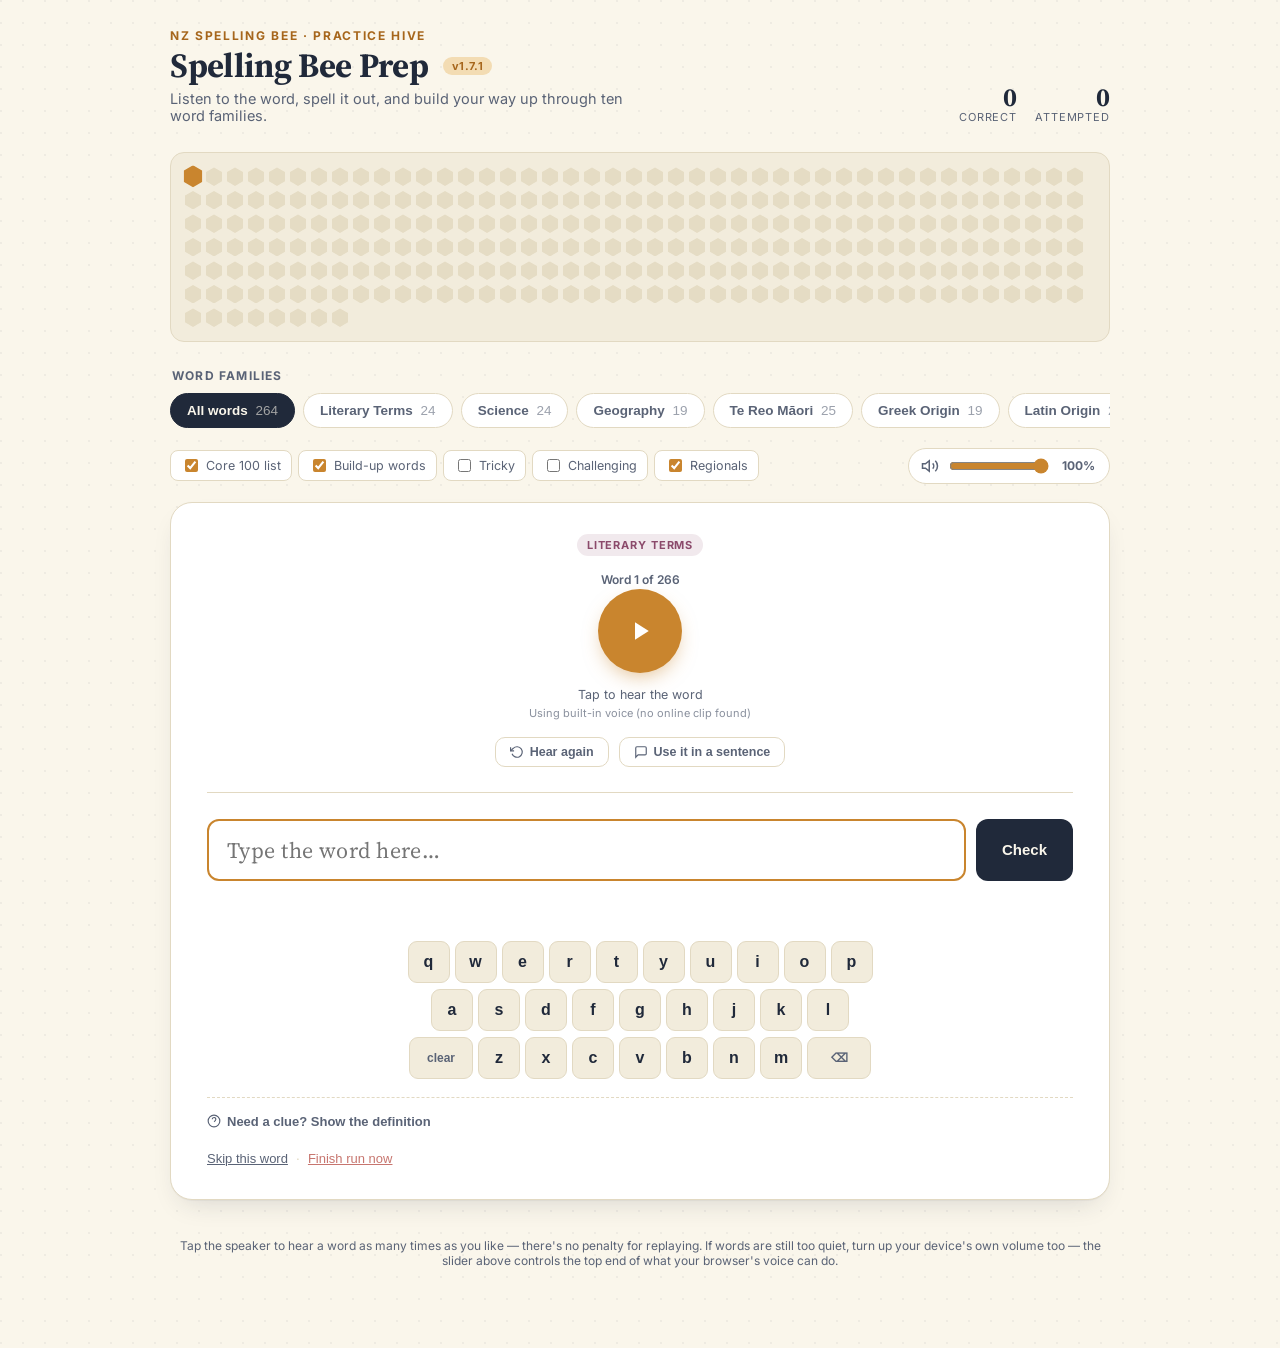
<file: projects/spelling-bee-prep.html>
<!DOCTYPE html>
<html lang="en-NZ">
<head>
<meta charset="UTF-8">
<meta name="viewport" content="width=device-width, initial-scale=1.0">
<title>Spelling Bee Prep — NZ Spelling Bee</title>
<style>
  @import url('https://fonts.googleapis.com/css2?family=Source+Serif+4:opsz,wght@8..60,400;8..60,600;8..60,700&family=Inter:wght@400;500;600;700;800&display=swap');

  :root{
    --paper: #FAF6EB;
    --paper-dim: #F2ECDC;
    --ink: #20293A;
    --ink-soft: #5A6376;
    --honey: #C9852E;
    --honey-deep: #A6661C;
    --honey-pale: #F3DCB3;
    --good: #3C7A52;
    --bad: #B5483F;
    --line: #E2D9C2;
    --card-shadow: 0 1px 0 rgba(32,41,58,0.04), 0 12px 28px -12px rgba(32,41,58,0.18);
  }

  *{ box-sizing: border-box; }
  html, body{ margin:0; padding:0; }

  body{
    background: var(--paper);
    background-image:
      radial-gradient(circle at 1px 1px, rgba(32,41,58,0.05) 1px, transparent 1px);
    background-size: 22px 22px;
    color: var(--ink);
    font-family: 'Inter', system-ui, sans-serif;
    min-height: 100vh;
  }

  .wrap{
    max-width: 980px;
    margin: 0 auto;
    padding: 28px 20px 80px;
  }

  /* ---------- HEADER ---------- */
  header{
    display:flex;
    align-items: flex-end;
    justify-content: space-between;
    gap: 16px;
    margin-bottom: 28px;
    flex-wrap: wrap;
  }
  .brand-eyebrow{
    font-size: 12px;
    letter-spacing: 0.14em;
    text-transform: uppercase;
    color: var(--honey-deep);
    font-weight: 700;
    margin-bottom: 4px;
  }
  h1{
    font-family: 'Source Serif 4', serif;
    font-size: 34px;
    font-weight: 700;
    margin: 0;
    line-height: 1.1;
    letter-spacing: -0.01em;
  }
  .version-badge{
    display: inline-block;
    font-family: 'Inter', sans-serif;
    font-size: 11px;
    font-weight: 700;
    letter-spacing: 0.03em;
    color: var(--honey-deep);
    background: var(--honey-pale);
    border-radius: 999px;
    padding: 3px 9px;
    vertical-align: middle;
    margin-left: 8px;
    position: relative;
    top: -3px;
  }
  .subtitle{
    color: var(--ink-soft);
    font-size: 14.5px;
    margin-top: 6px;
    max-width: 480px;
  }

  .session-stats{
    display:flex;
    gap: 18px;
    align-items: center;
  }
  .stat{
    text-align: right;
  }
  .stat .num{
    font-family: 'Source Serif 4', serif;
    font-size: 26px;
    font-weight: 700;
    line-height: 1;
    color: var(--ink);
  }
  .stat .lbl{
    font-size: 11px;
    text-transform: uppercase;
    letter-spacing: 0.08em;
    color: var(--ink-soft);
  }

  /* ---------- HONEYCOMB PROGRESS ---------- */
  .honeycomb-row{
    display:flex;
    gap: 5px;
    flex-wrap: wrap;
    margin-bottom: 26px;
    padding: 14px;
    background: var(--paper-dim);
    border: 1px solid var(--line);
    border-radius: 14px;
  }
  .hex{
    width: 16px;
    height: 18.5px;
    clip-path: polygon(50% 0%, 100% 25%, 100% 75%, 50% 100%, 0% 75%, 0% 25%);
    background: #E5DCC4;
    transition: background 0.25s, transform 0.2s;
    flex-shrink: 0;
  }
  .hex.correct{ background: var(--good); }
  .hex.wrong{ background: var(--bad); }
  .hex.current{
    background: var(--honey);
    transform: scale(1.18);
  }

  /* ---------- CATEGORY SHELF ---------- */
  .shelf-label{
    font-size: 12px;
    text-transform: uppercase;
    letter-spacing: 0.1em;
    color: var(--ink-soft);
    font-weight: 700;
    margin: 0 0 10px 2px;
  }
  .shelf{
    display: flex;
    gap: 8px;
    overflow-x: auto;
    padding-bottom: 14px;
    margin-bottom: 6px;
    scrollbar-width: thin;
  }
  .cat-pill{
    flex-shrink: 0;
    padding: 9px 16px;
    border-radius: 999px;
    border: 1.5px solid var(--line);
    background: #fff;
    font-size: 13.5px;
    font-weight: 600;
    color: var(--ink-soft);
    cursor: pointer;
    transition: all 0.15s;
    white-space: nowrap;
  }
  .cat-pill:hover{ border-color: var(--honey); color: var(--ink); }
  .cat-pill.active{
    background: var(--ink);
    border-color: var(--ink);
    color: var(--paper);
  }
  .cat-pill .count{
    opacity: 0.6;
    font-weight: 500;
    margin-left: 4px;
  }

  /* ---------- THE STAGE / CARD ---------- */
  .stage{
    position: relative;
    background: #fff;
    border-radius: 22px;
    box-shadow: var(--card-shadow);
    border: 1px solid var(--line);
    padding: 0;
    margin-top: 18px;
    overflow: hidden;
  }
  .stage-top{
    padding: 30px 36px 26px;
    text-align: center;
    position: relative;
  }
  .stage-top::after{
    content:"";
    position: absolute;
    bottom: 0; left: 36px; right: 36px;
    height: 1px;
    background: var(--line);
  }

  .cat-tag{
    display: inline-block;
    font-size: 11px;
    font-weight: 700;
    letter-spacing: 0.08em;
    text-transform: uppercase;
    padding: 4px 10px;
    border-radius: 999px;
    margin-bottom: 16px;
  }

  .play-button{
    width: 84px;
    height: 84px;
    border-radius: 50%;
    border: none;
    background: var(--honey);
    color: #fff;
    cursor: pointer;
    display: flex;
    align-items: center;
    justify-content: center;
    margin: 0 auto 14px;
    box-shadow: 0 8px 20px -6px rgba(201,133,46,0.55);
    transition: transform 0.12s ease, box-shadow 0.12s ease;
    position: relative;
  }
  .play-button:hover{ transform: translateY(-2px); box-shadow: 0 12px 24px -6px rgba(201,133,46,0.6); }
  .play-button:active{ transform: translateY(0px) scale(0.96); }
  .play-button svg{ width: 30px; height: 30px; }
  .play-button.speaking{
    animation: pulse-ring 1.1s ease-out infinite;
  }
  @keyframes pulse-ring{
    0%{ box-shadow: 0 8px 20px -6px rgba(201,133,46,0.55), 0 0 0 0 rgba(201,133,46,0.45); }
    100%{ box-shadow: 0 8px 20px -6px rgba(201,133,46,0.55), 0 0 0 16px rgba(201,133,46,0); }
  }

  .play-hint{
    font-size: 12.5px;
    color: var(--ink-soft);
    margin-bottom: 4px;
  }

  .audio-source-tag{
    font-size: 11px;
    color: var(--ink-soft);
    opacity: 0.7;
    min-height: 15px;
    margin-bottom: 4px;
  }
  .audio-source-tag.online{ color: var(--good); opacity: 0.85; }

  .word-number{
    font-size: 12px;
    color: var(--ink-soft);
    font-weight: 600;
    margin-bottom: 2px;
  }

  .replay-row{
    display:flex;
    gap: 10px;
    justify-content: center;
    margin-top: 16px;
  }
  .ghost-btn{
    background: transparent;
    border: 1.5px solid var(--line);
    border-radius: 10px;
    padding: 7px 14px;
    font-size: 12.5px;
    font-weight: 600;
    color: var(--ink-soft);
    cursor: pointer;
    display: inline-flex;
    align-items: center;
    gap: 6px;
    transition: all 0.15s;
  }
  .ghost-btn:hover{ border-color: var(--honey-deep); color: var(--honey-deep); }
  .ghost-btn:disabled{ opacity: 0.4; cursor: default; }
  .ghost-btn svg{ width: 14px; height: 14px; }

  /* ---------- INPUT AREA ---------- */
  .stage-bottom{
    padding: 26px 36px 32px;
  }

  .answer-row{
    display: flex;
    gap: 10px;
  }
  .answer-input{
    flex: 1;
    font-family: 'Source Serif 4', serif;
    font-size: 22px;
    padding: 14px 18px;
    border-radius: 12px;
    border: 2px solid var(--line);
    background: var(--paper);
    color: var(--ink);
    outline: none;
    transition: border-color 0.15s, background 0.15s;
    letter-spacing: 0.02em;
  }
  .answer-input:focus{ border-color: var(--honey); background: #fff; }
  .answer-input.state-correct{ border-color: var(--good); background: #EEF6EF; }
  .answer-input.state-wrong{ border-color: var(--bad); background: #FBEEEC; }

  .submit-btn{
    background: var(--ink);
    color: var(--paper);
    border: none;
    border-radius: 12px;
    padding: 0 26px;
    font-size: 15px;
    font-weight: 700;
    cursor: pointer;
    transition: background 0.15s, transform 0.1s;
  }
  .submit-btn:hover{ background: #2D3A50; }
  .submit-btn:active{ transform: scale(0.97); }
  .submit-btn:disabled{ opacity: 0.4; cursor: default; }

  .feedback{
    margin-top: 16px;
    min-height: 26px;
    font-size: 14.5px;
    font-weight: 600;
    display: flex;
    align-items: center;
    gap: 8px;
  }
  .feedback.correct{ color: var(--good); }
  .feedback.wrong{ color: var(--bad); }

  .reveal-word{
    font-family: 'Source Serif 4', serif;
    font-weight: 700;
    letter-spacing: 0.02em;
  }

  /* ---------- ON-SCREEN KEYBOARD ---------- */
  .onscreen-keyboard{
    margin-top: 18px;
    user-select: none;
  }
  .kb-row{
    display: flex;
    justify-content: center;
    gap: 5px;
    margin-bottom: 6px;
  }
  .kb-key{
    flex: 1;
    max-width: 42px;
    height: 42px;
    border-radius: 9px;
    border: 1px solid var(--line);
    background: var(--paper-dim);
    color: var(--ink);
    font-size: 16px;
    font-weight: 600;
    text-transform: lowercase;
    cursor: pointer;
    display: flex;
    align-items: center;
    justify-content: center;
    transition: background 0.1s, transform 0.06s;
  }
  .kb-key:hover{ background: var(--honey-pale); border-color: var(--honey); }
  .kb-key:active{ transform: scale(0.92); background: var(--honey); color: #fff; }
  .kb-key.kb-wide{
    max-width: 64px;
    font-size: 12px;
    font-weight: 700;
    color: var(--ink-soft);
  }

  @media (max-width: 560px){
    .kb-key{ height: 40px; max-width: none; font-size: 15px; }
    .kb-key.kb-wide{ font-size: 11px; }
  }

  .hint-toggle{
    margin-top: 18px;
    border-top: 1px dashed var(--line);
    padding-top: 16px;
  }
  .hint-toggle button{
    background: none;
    border: none;
    color: var(--ink-soft);
    font-size: 13px;
    font-weight: 600;
    cursor: pointer;
    padding: 0;
    display: flex;
    align-items: center;
    gap: 6px;
  }
  .hint-toggle button:hover{ color: var(--honey-deep); }
  .hint-box{
    margin-top: 10px;
    font-size: 14px;
    color: var(--ink-soft);
    line-height: 1.5;
    display: none;
  }
  .hint-box.shown{ display: block; }
  .hint-box .def-line{ margin-bottom: 6px; }
  .hint-box .def-line b{ color: var(--ink); font-weight: 700; }
  .hint-box .sent-line{ font-style: italic; }

  .nav-row{
    display: flex;
    justify-content: space-between;
    align-items: center;
    margin-top: 22px;
    flex-wrap: wrap;
    gap: 10px;
  }
  .nav-row-left{
    display: flex;
    align-items: center;
    gap: 8px;
  }
  .nav-divider{ color: var(--line); font-size: 13px; }
  .skip-link{
    font-size: 13px;
    color: var(--ink-soft);
    text-decoration: underline;
    cursor: pointer;
    background: none;
    border: none;
    padding: 0;
  }
  .skip-link:hover{ color: var(--ink); }
  .finish-link{ color: var(--bad); opacity: 0.75; }
  .finish-link:hover{ color: var(--bad); opacity: 1; }

  .finish-confirm{
    display: none;
    margin-top: 14px;
    background: #FBEEEC;
    border: 1px solid var(--bad);
    border-radius: 12px;
    padding: 14px 16px;
    font-size: 13.5px;
    color: var(--ink);
    align-items: center;
    justify-content: space-between;
    gap: 12px;
    flex-wrap: wrap;
  }
  .finish-confirm.shown{ display: flex; }
  .finish-confirm-actions{
    display: flex;
    gap: 8px;
    flex-shrink: 0;
  }
  .finish-confirm-yes{
    background: var(--bad);
    color: #fff;
    border: none;
    border-radius: 8px;
    padding: 8px 14px;
    font-size: 13px;
    font-weight: 700;
    cursor: pointer;
  }
  .finish-confirm-yes:hover{ background: #9A3B33; }

  .next-btn{
    background: var(--honey);
    color: #fff;
    border: none;
    border-radius: 10px;
    padding: 11px 22px;
    font-size: 14.5px;
    font-weight: 700;
    cursor: pointer;
    display: none;
    align-items: center;
    gap: 6px;
  }
  .next-btn.shown{ display: inline-flex; }
  .next-btn:hover{ background: var(--honey-deep); }

  /* ---------- LEVEL TOGGLE ---------- */
  .control-row{
    display: flex;
    justify-content: space-between;
    align-items: center;
    gap: 16px;
    flex-wrap: wrap;
    margin-bottom: 14px;
  }
  .level-toggle{
    display: flex;
    gap: 6px;
    align-items: center;
    font-size: 12.5px;
    color: var(--ink-soft);
  }
  .level-toggle label{
    display: flex;
    align-items: center;
    gap: 5px;
    cursor: pointer;
    padding: 5px 10px;
    border-radius: 8px;
    border: 1px solid var(--line);
    background: #fff;
  }
  .level-toggle input{ accent-color: var(--honey); }

  .volume-control{
    display: flex;
    align-items: center;
    gap: 8px;
    background: #fff;
    border: 1px solid var(--line);
    border-radius: 999px;
    padding: 7px 14px 7px 12px;
  }
  .volume-control svg{ color: var(--ink-soft); flex-shrink: 0; }
  .volume-control input[type="range"]{
    width: 100px;
    accent-color: var(--honey);
    cursor: pointer;
  }
  .volume-control span{
    font-size: 12px;
    font-weight: 700;
    color: var(--ink-soft);
    min-width: 36px;
    text-align: right;
  }

  /* ---------- EMPTY / DONE STATE ---------- */
  .done-state{
    text-align: center;
    padding: 50px 30px;
  }
  .done-state .big{
    font-family: 'Source Serif 4', serif;
    font-size: 26px;
    font-weight: 700;
    margin-bottom: 8px;
  }
  .done-state p{ color: var(--ink-soft); font-size: 14.5px; }

  .missed-summary{
    text-align: left;
    margin: 26px auto 0;
    max-width: 480px;
    background: var(--paper-dim);
    border: 1px solid var(--line);
    border-radius: 14px;
    padding: 18px 20px;
  }
  .missed-summary-clean{
    text-align: center;
    color: var(--good);
    font-weight: 600;
    font-size: 14.5px;
  }
  .missed-summary-title{
    font-size: 12px;
    font-weight: 700;
    text-transform: uppercase;
    letter-spacing: 0.08em;
    color: var(--ink-soft);
    margin-bottom: 14px;
  }
  .missed-cat-group{ margin-bottom: 12px; }
  .missed-cat-group:last-child{ margin-bottom: 0; }
  .missed-cat-label{
    font-size: 12.5px;
    font-weight: 700;
    margin-bottom: 6px;
  }
  .missed-word-list{
    display: flex;
    flex-wrap: wrap;
    gap: 6px;
  }
  .missed-word-chip{
    font-family: 'Source Serif 4', serif;
    font-size: 14px;
    font-weight: 600;
    background: #fff;
    border: 1px solid var(--line);
    border-radius: 8px;
    padding: 4px 10px;
    color: var(--ink);
  }
  .missed-word-chip em{
    font-style: normal;
    font-family: 'Inter', sans-serif;
    font-size: 11px;
    font-weight: 600;
    color: var(--ink-soft);
  }

  .restart-btn{
    margin-top: 18px;
    background: var(--ink);
    color: var(--paper);
    border: none;
    border-radius: 10px;
    padding: 11px 24px;
    font-weight: 700;
    cursor: pointer;
  }

  footer{
    text-align: center;
    margin-top: 38px;
    font-size: 12px;
    color: var(--ink-soft);
  }

  @media (max-width: 560px){
    h1{ font-size: 27px; }
    .session-stats{ gap: 12px; }
    .stat .num{ font-size: 21px; }
    .stage-top{ padding: 24px 20px 22px; }
    .stage-bottom{ padding: 20px 20px 26px; }
    .answer-row{ flex-direction: column; }
    .submit-btn{ padding: 13px 0; }
    .play-button{ width: 72px; height: 72px; }
  }
</style>
</head>
<body>
<div class="wrap">

  <header>
    <div>
      <div class="brand-eyebrow">NZ Spelling Bee · Practice Hive</div>
      <h1>Spelling Bee Prep <span class="version-badge" id="versionBadge"></span></h1>
      <div class="subtitle">Listen to the word, spell it out, and build your way up through ten word families.</div>
    </div>
    <div class="session-stats">
      <div class="stat">
        <div class="num" id="statCorrect">0</div>
        <div class="lbl">Correct</div>
      </div>
      <div class="stat">
        <div class="num" id="statSeen">0</div>
        <div class="lbl">Attempted</div>
      </div>
    </div>
  </header>

  <div class="honeycomb-row" id="honeycombRow"></div>

  <div class="shelf-label">Word families</div>
  <div class="shelf" id="categoryShelf"></div>

  <div class="control-row">
    <div class="level-toggle">
      <label><input type="checkbox" id="lvl1" checked> Core 100 list</label>
      <label><input type="checkbox" id="lvl2" checked> Build-up words</label>
      <label><input type="checkbox" id="lvl3"> Tricky</label>
      <label><input type="checkbox" id="lvl4"> Challenging</label>
      <label><input type="checkbox" id="lvl5" checked> Regionals</label>
    </div>
    <div class="volume-control">
      <svg id="volIcon" viewBox="0 0 24 24" fill="none" stroke="currentColor" stroke-width="2" width="18" height="18"><path d="M11 5L6 9H2v6h4l5 4V5z"/><path d="M19.07 4.93a10 10 0 010 14.14M15.54 8.46a5 5 0 010 7.07"/></svg>
      <input type="range" id="volumeSlider" min="0" max="100" value="100" step="5">
      <span id="volumeLabel">100%</span>
    </div>
  </div>

  <div class="stage" id="stage"></div>

  <footer>Tap the speaker to hear a word as many times as you like — there's no penalty for replaying. If words are still too quiet, turn up your device's own volume too — the slider above controls the top end of what your browser's voice can do.</footer>
</div>

<script>

// NZ Spelling Bee word bank
// Each word: { w: word, cat: category key, d: definition, s: example sentence, lvl: 1 (core list) or 2 (extension) }

const CATEGORIES = [
  { key: "literary", label: "Literary Terms", colour: "#8B4A6B" },
  { key: "science", label: "Science", colour: "#2A6F77" },
  { key: "geography", label: "Geography", colour: "#A6622A" },
  { key: "tereo", label: "Te Reo Māori", colour: "#3C6E47" },
  { key: "greek", label: "Greek Origin", colour: "#5B4B8A" },
  { key: "latin", label: "Latin Origin", colour: "#9C3D54" },
  { key: "music", label: "Music", colour: "#2F5C8A" },
  { key: "current", label: "Current Affairs", colour: "#7A4A2A" },
  { key: "nouns", label: "Interesting Nouns", colour: "#4A5A3A" },
  { key: "adjectives", label: "Interesting Adjectives", colour: "#6B3F6B" },
];

const WORDS = [
  // LITERARY TERMS
  { w: "semantic", cat: "literary", lvl: 1, d: "Relating to meaning in language.", s: "There's a semantic difference between 'few' and 'none'." },
  { w: "satirical", cat: "literary", lvl: 1, d: "Using humour or exaggeration to criticise something.", s: "The cartoon was a satirical look at politicians." },
  { w: "thespian", cat: "literary", lvl: 1, d: "An actor, especially one in a play.", s: "The young thespian rehearsed her lines all afternoon." },
  { w: "haiku", cat: "literary", lvl: 1, d: "A short Japanese poem with three lines of 5, 7 and 5 syllables.", s: "She wrote a haiku about autumn leaves." },
  { w: "portmanteau", cat: "literary", lvl: 1, d: "A word made by blending two other words, like 'brunch'.", s: "'Smog' is a portmanteau of 'smoke' and 'fog'." },
  { w: "scenario", cat: "literary", lvl: 1, d: "An imagined sequence of events; a possible situation.", s: "The teacher asked us to plan for the worst-case scenario." },
  { w: "vernacular", cat: "literary", lvl: 1, d: "The everyday language spoken by ordinary people in a region.", s: "He slipped into the local vernacular when talking to his cousins." },
  { w: "epitasis", cat: "literary", lvl: 1, d: "The part of a play where the plot's complications develop and build.", s: "The epitasis of the drama raised the tension before the climax." },
  { w: "leitmotif", cat: "literary", lvl: 1, d: "A recurring theme associated with a person or idea in music or writing.", s: "The composer used a dark leitmotif whenever the villain appeared." },
  { w: "bildungsroman", cat: "literary", lvl: 1, d: "A novel about a character's moral and psychological growth.", s: "The novel is a classic bildungsroman following a boy into adulthood." },
  { w: "allegory", cat: "literary", lvl: 2, d: "A story with a hidden moral or political meaning.", s: "Animal Farm is an allegory about revolution and power." },
  { w: "onomatopoeia", cat: "literary", lvl: 2, d: "A word that imitates the sound it describes, like 'buzz'.", s: "'Sizzle' and 'crash' are both examples of onomatopoeia." },
  { w: "soliloquy", cat: "literary", lvl: 2, d: "A speech a character gives alone, revealing their thoughts.", s: "Hamlet's soliloquy begins with 'to be or not to be'." },
  { w: "alliteration", cat: "literary", lvl: 2, d: "Repeating the same starting sound in nearby words.", s: "'Peter Piper picked' is a famous line of alliteration." },
  { w: "protagonist", cat: "literary", lvl: 2, d: "The main character of a story.", s: "The protagonist had to choose between loyalty and ambition." },
  { w: "metaphor", cat: "literary", lvl: 2, d: "A figure of speech describing one thing as another.", s: "'Time is a thief' is a well-known metaphor." },
  { w: "narrative", cat: "literary", lvl: 2, d: "A spoken or written account of events; a story.", s: "The film told its narrative through flashbacks." },
  { w: "anthology", cat: "literary", lvl: 2, d: "A collection of poems, stories or other writings.", s: "She bought an anthology of New Zealand short stories." },

  // SCIENCE
  { w: "temperature", cat: "science", lvl: 1, d: "A measure of how hot or cold something is.", s: "The temperature dropped sharply overnight." },
  { w: "evaporate", cat: "science", lvl: 1, d: "To change from a liquid into a vapour or gas.", s: "Puddles evaporate quickly on a hot day." },
  { w: "molecular", cat: "science", lvl: 1, d: "Relating to molecules, the smallest units of a substance.", s: "The scientist studied the molecular structure of water." },
  { w: "calculus", cat: "science", lvl: 1, d: "A branch of mathematics dealing with rates of change.", s: "He found calculus difficult at first but grew to enjoy it." },
  { w: "dimension", cat: "science", lvl: 1, d: "A measurable extent, such as length, width or height.", s: "The box has three dimensions: length, width and height." },
  { w: "perigee", cat: "science", lvl: 1, d: "The point in an orbit closest to the Earth.", s: "The supermoon appeared larger at its perigee." },
  { w: "hypothalamus", cat: "science", lvl: 1, d: "A part of the brain that controls body temperature and hunger.", s: "The hypothalamus helps regulate the body's internal balance." },
  { w: "stalagmite", cat: "science", lvl: 1, d: "A mineral deposit that rises from a cave floor.", s: "The stalagmite had grown for thousands of years." },
  { w: "pathogen", cat: "science", lvl: 1, d: "A microorganism that can cause disease.", s: "Washing hands helps stop the spread of pathogens." },
  { w: "photosynthesis", cat: "science", lvl: 1, d: "The process by which plants make food using sunlight.", s: "Photosynthesis takes place in the leaves of a plant." },
  { w: "stalactite", cat: "science", lvl: 2, d: "A mineral deposit that hangs from a cave ceiling.", s: "Water dripped slowly from the tip of the stalactite." },
  { w: "chlorophyll", cat: "science", lvl: 2, d: "The green pigment in plants that absorbs sunlight.", s: "Chlorophyll gives leaves their green colour." },
  { w: "ecosystem", cat: "science", lvl: 2, d: "A community of living things interacting with their environment.", s: "The wetland is a fragile ecosystem for many birds." },
  { w: "velocity", cat: "science", lvl: 2, d: "The speed of something in a given direction.", s: "The rocket reached an enormous velocity at launch." },
  { w: "organism", cat: "science", lvl: 2, d: "An individual living thing, like an animal or plant.", s: "Every organism needs energy to survive." },
  { w: "gravitational", cat: "science", lvl: 2, d: "Relating to the force that pulls objects together.", s: "The moon's gravitational pull causes the tides." },
  { w: "apogee", cat: "science", lvl: 2, d: "The point in an orbit farthest from the Earth.", s: "The satellite slowed down near its apogee." },
  { w: "amoeba", cat: "science", lvl: 2, d: "A microscopic single-celled organism that constantly changes shape.", s: "Under the microscope, the amoeba moved by changing its shape." },

  // GEOGRAPHY
  { w: "sirocco", cat: "geography", lvl: 1, d: "A hot, dusty wind that blows from the Sahara towards Europe.", s: "The sirocco carried fine red dust across the city." },
  { w: "quagmire", cat: "geography", lvl: 1, d: "A soft, boggy area of land that is hard to walk across.", s: "Their boots sank into the quagmire near the riverbank." },
  { w: "katabatic", cat: "geography", lvl: 1, d: "Describing a wind caused by cold air flowing downhill.", s: "A katabatic wind swept down from the glacier each night." },
  { w: "sediment", cat: "geography", lvl: 1, d: "Solid material that settles at the bottom of water.", s: "Layers of sediment built up over millions of years." },
  { w: "pluvial", cat: "geography", lvl: 1, d: "Relating to or caused by rainfall.", s: "Pluvial flooding occurred after the heavy storm." },
  { w: "sierra", cat: "geography", lvl: 1, d: "A long jagged mountain range.", s: "The sierra stretched along the horizon, peak after peak." },
  { w: "cartographer", cat: "geography", lvl: 1, d: "A person who draws or makes maps.", s: "The cartographer carefully measured every coastline." },
  { w: "alluvium", cat: "geography", lvl: 1, d: "Fine soil deposited by flowing water.", s: "The fertile alluvium made the valley ideal for farming." },
  { w: "tombolo", cat: "geography", lvl: 1, d: "A sandbar that connects an island to the mainland.", s: "Visitors could walk across the tombolo at low tide." },
  { w: "tributary", cat: "geography", lvl: 1, d: "A stream or river that flows into a larger one.", s: "The small tributary joined the main river near the bridge." },
  { w: "isthmus", cat: "geography", lvl: 2, d: "A narrow strip of land connecting two larger areas.", s: "Ships could not cross the isthmus before the canal was built." },
  { w: "plateau", cat: "geography", lvl: 2, d: "A large area of flat land that is higher than its surroundings.", s: "The hikers reached a wide plateau near the summit." },
  { w: "archipelago", cat: "geography", lvl: 2, d: "A group of islands.", s: "The archipelago was made up of dozens of small islands." },
  { w: "estuary", cat: "geography", lvl: 2, d: "The wide part of a river where it meets the sea.", s: "Many birds feed in the estuary at low tide." },
  { w: "precipitation", cat: "geography", lvl: 2, d: "Rain, snow, sleet or hail falling to the ground.", s: "Annual precipitation in the region is unusually high." },
  { w: "topography", cat: "geography", lvl: 2, d: "The arrangement of natural and physical features of an area.", s: "The map showed the rugged topography of the coastline." },
  { w: "peninsula", cat: "geography", lvl: 2, d: "A piece of land almost surrounded by water.", s: "The lighthouse stood at the tip of the peninsula." },

  // TE REO MĀORI
  { w: "kaitiaki", cat: "tereo", lvl: 1, d: "A guardian or caretaker, especially of the natural environment.", s: "The students became kaitiaki of the school's native garden.", phon: "kai-tee-ah-kee" },
  { w: "pounamu", cat: "tereo", lvl: 1, d: "Greenstone, a treasured type of jade found in New Zealand.", s: "She wore a pounamu pendant given to her by her grandmother.", phon: "poh-nah-moo" },
  { w: "atua", cat: "tereo", lvl: 1, d: "A god or supernatural being in Māori tradition.", s: "Tāne is the atua of forests and birds.", phon: "ah-too-ah" },
  { w: "haerenga", cat: "tereo", lvl: 1, d: "A journey or travel.", s: "Our class haerenga to the marae was unforgettable.", phon: "hah-eh-rehng-ah" },
  { w: "kaiako", cat: "tereo", lvl: 1, d: "A teacher.", s: "Our kaiako taught us a new waiata this week.", phon: "kai-ah-koh" },
  { w: "whakamā", cat: "tereo", lvl: 1, d: "A feeling of shyness, shame or embarrassment.", s: "He felt whakamā when he forgot his lines on stage.", phon: "fah-kah-maa" },
  { w: "whakaaro", cat: "tereo", lvl: 1, d: "A thought, idea or opinion.", s: "She shared her whakaaro with the rest of the group.", phon: "fah-kah-ah-roh" },
  { w: "maramataka", cat: "tereo", lvl: 1, d: "The Māori lunar calendar.", s: "Farmers used the maramataka to decide when to plant crops.", phon: "mah-rah-mah-tah-kah" },
  { w: "mātauranga", cat: "tereo", lvl: 1, d: "Knowledge, wisdom or understanding, especially Māori knowledge.", s: "Mātauranga Māori is now taught alongside science in many schools.", phon: "mah-tau-rahng-ah" },
  { w: "turangawaewae", cat: "tereo", lvl: 1, d: "A place where one has the right to stand; a place of belonging.", s: "The marae is her turangawaewae, the place she calls home.", phon: "too-rahng-ah-wai-wai" },
  { w: "whānau", cat: "tereo", lvl: 2, d: "Extended family.", s: "Her whole whānau gathered for the celebration.", phon: "fah-now" },
  { w: "manaakitanga", cat: "tereo", lvl: 2, d: "Hospitality, kindness and care for others.", s: "Manaakitanga was shown through the generous meal they prepared.", phon: "mah-nah-ah-kee-tahng-ah" },
  { w: "rangatira", cat: "tereo", lvl: 2, d: "A chief or leader.", s: "The rangatira spoke first at the gathering.", phon: "rahng-ah-tee-rah" },
  { w: "wairua", cat: "tereo", lvl: 2, d: "Spirit or soul.", s: "The carving was said to hold the wairua of its maker.", phon: "wai-roo-ah" },
  { w: "tikanga", cat: "tereo", lvl: 2, d: "Customary practices and correct procedures.", s: "They followed tikanga carefully when entering the wharenui.", phon: "tee-kahng-ah" },
  { w: "kaupapa", cat: "tereo", lvl: 2, d: "A plan, policy, or topic; a guiding purpose.", s: "The kaupapa of the project was environmental restoration.", phon: "kow-pah-pah" },
  { w: "whenua", cat: "tereo", lvl: 2, d: "Land; also the word for placenta.", s: "They returned to bury the whenua on the family's land.", phon: "feh-noo-ah" },

  // GREEK ORIGIN
  { w: "polyphony", cat: "greek", lvl: 1, d: "Music with two or more independent melodic lines at once.", s: "The choir's polyphony filled the cathedral with sound." },
  { w: "euphemistic", cat: "greek", lvl: 1, d: "Using mild words to describe something unpleasant.", s: "'Passed away' is a euphemistic way of saying someone died." },
  { w: "anachronism", cat: "greek", lvl: 1, d: "Something placed in the wrong time period.", s: "The wristwatch in the medieval film was an obvious anachronism." },
  { w: "eponymous", cat: "greek", lvl: 1, d: "Giving their own name to something, such as a book or band.", s: "The band's eponymous album shares the same name as the group." },
  { w: "phlegmatic", cat: "greek", lvl: 1, d: "Calm and unemotional, not easily excited.", s: "He stayed phlegmatic even when everyone else panicked." },
  { w: "pedagogue", cat: "greek", lvl: 1, d: "A teacher, sometimes one who is strict or formal.", s: "The old pedagogue insisted on perfect handwriting." },
  { w: "draconian", cat: "greek", lvl: 1, d: "Excessively harsh or severe, especially of laws or rules.", s: "The new curfew was seen as a draconian measure." },
  { w: "manticore", cat: "greek", lvl: 1, d: "A mythical creature with a lion's body and a human head.", s: "The manticore appeared in many ancient legends." },
  { w: "labyrinth", cat: "greek", lvl: 1, d: "A complicated network of paths; a maze.", s: "They wandered through the garden's labyrinth for an hour." },
  { w: "celadon", cat: "greek", lvl: 1, d: "A pale greyish-green colour, often used to describe pottery glaze.", s: "The vase was glazed a beautiful shade of celadon." },
  { w: "chronological", cat: "greek", lvl: 2, d: "Arranged in the order in which events happened.", s: "The museum displayed the artefacts in chronological order." },
  { w: "hyperbole", cat: "greek", lvl: 2, d: "Exaggerated statements not meant to be taken literally.", s: "Saying he ran 'a million miles' was clear hyperbole." },
  { w: "philanthropy", cat: "greek", lvl: 2, d: "The practice of donating money to good causes.", s: "Her philanthropy funded a new library in the town." },
  { w: "amphibian", cat: "greek", lvl: 2, d: "A cold-blooded animal that lives both in water and on land.", s: "Frogs are a well-known type of amphibian." },
  { w: "democracy", cat: "greek", lvl: 2, d: "A system of government by the whole population through voting.", s: "New Zealand has a long history of democracy." },
  { w: "metamorphosis", cat: "greek", lvl: 2, d: "A complete change of form, such as a caterpillar into a butterfly.", s: "The caterpillar's metamorphosis into a butterfly took two weeks." },
  { w: "synonym", cat: "greek", lvl: 2, d: "A word that means almost the same as another word.", s: "'Happy' and 'joyful' are synonyms." },

  // LATIN ORIGIN
  { w: "propitiate", cat: "latin", lvl: 1, d: "To win the favour of someone by doing something pleasing.", s: "They offered gifts to propitiate the angry chief." },
  { w: "vilify", cat: "latin", lvl: 1, d: "To speak or write about someone in a harshly critical way.", s: "The newspaper unfairly vilified the local council." },
  { w: "ludicrous", cat: "latin", lvl: 1, d: "Absurd or ridiculous.", s: "It was ludicrous to think they could finish in one day." },
  { w: "articulate", cat: "latin", lvl: 1, d: "Able to express ideas clearly; to express clearly.", s: "She gave an articulate speech without any notes." },
  { w: "lucid", cat: "latin", lvl: 1, d: "Clear and easy to understand.", s: "His explanation of the problem was refreshingly lucid." },
  { w: "delineate", cat: "latin", lvl: 1, d: "To describe or outline something precisely.", s: "The contract clearly delineated each person's responsibilities." },
  { w: "enunciate", cat: "latin", lvl: 1, d: "To pronounce words clearly and distinctly.", s: "The teacher asked her to enunciate every syllable." },
  { w: "ameliorate", cat: "latin", lvl: 1, d: "To make a bad situation better.", s: "New policies helped ameliorate the housing shortage." },
  { w: "uxorious", cat: "latin", lvl: 1, d: "Showing excessive fondness or devotion to one's wife.", s: "His uxorious nature meant he agreed with her on everything." },
  { w: "apposite", cat: "latin", lvl: 1, d: "Very appropriate in a particular situation.", s: "Her apposite comment summed up the whole discussion." },
  { w: "tenacious", cat: "latin", lvl: 2, d: "Holding firmly onto something; persistent.", s: "The tenacious climber refused to give up near the summit." },
  { w: "ambiguous", cat: "latin", lvl: 2, d: "Open to more than one interpretation; unclear.", s: "The instructions were so ambiguous that nobody knew what to do." },
  { w: "credible", cat: "latin", lvl: 2, d: "Able to be believed; convincing.", s: "She gave a credible account of what had happened." },
  { w: "benevolent", cat: "latin", lvl: 2, d: "Kind and generous.", s: "The benevolent donor funded the entire scholarship." },
  { w: "superfluous", cat: "latin", lvl: 2, d: "More than is needed; unnecessary.", s: "He removed the superfluous details from his essay." },
  { w: "veracity", cat: "latin", lvl: 2, d: "Truthfulness or accuracy.", s: "Journalists checked the veracity of the claim before printing it." },
  { w: "magnanimous", cat: "latin", lvl: 2, d: "Generous or forgiving, especially towards a rival.", s: "The winning team was magnanimous in victory." },

  // MUSIC
  { w: "piccolo", cat: "music", lvl: 1, d: "A small flute that plays higher notes than a standard flute.", s: "The piccolo's bright sound cut through the orchestra." },
  { w: "finale", cat: "music", lvl: 1, d: "The last part of a piece of music or a performance.", s: "Fireworks lit the sky during the concert's finale." },
  { w: "balalaika", cat: "music", lvl: 1, d: "A Russian stringed instrument with a triangular body.", s: "He learned to play traditional folk songs on the balalaika." },
  { w: "cantata", cat: "music", lvl: 1, d: "A piece of music for voices and instruments, often telling a story.", s: "The choir performed a cantata about the seasons." },
  { w: "coloratura", cat: "music", lvl: 1, d: "Elaborate ornamentation in vocal music, or a singer skilled in it.", s: "Her coloratura soprano voice soared through the difficult aria." },
  { w: "clarion", cat: "music", lvl: 1, d: "A clear, loud trumpet sound; also used to describe a clear call to action.", s: "The clarion call rang out across the battlefield." },
  { w: "glockenspiel", cat: "music", lvl: 1, d: "A musical instrument with metal bars played with small mallets.", s: "The glockenspiel added a bright, bell-like sound to the song." },
  { w: "harmonica", cat: "music", lvl: 1, d: "A small instrument played by blowing and drawing air through it.", s: "He played a blues tune on his harmonica." },
  { w: "harmony", cat: "music", lvl: 1, d: "A pleasing combination of musical notes played together.", s: "The two singers blended perfectly in harmony." },
  { w: "medley", cat: "music", lvl: 1, d: "A piece of music made up of parts from several different songs.", s: "The band closed the night with a medley of their greatest hits." },
  { w: "crescendo", cat: "music", lvl: 2, d: "A gradual increase in loudness in a piece of music.", s: "The drums built to a thundering crescendo." },
  { w: "tempo", cat: "music", lvl: 2, d: "The speed at which a piece of music is played.", s: "The conductor slowed the tempo for the final movement." },
  { w: "symphony", cat: "music", lvl: 2, d: "A long piece of music for a full orchestra.", s: "The orchestra performed a symphony by Beethoven." },
  { w: "rhapsody", cat: "music", lvl: 2, d: "A free-flowing piece of music expressing intense emotion.", s: "He composed a rhapsody inspired by the mountains." },
  { w: "percussion", cat: "music", lvl: 2, d: "Instruments played by striking or shaking, like drums.", s: "The percussion section kept a steady beat throughout the piece." },
  { w: "virtuoso", cat: "music", lvl: 2, d: "A person with exceptional skill in music or another art.", s: "The young violinist was already considered a virtuoso." },

  // CURRENT AFFAIRS
  { w: "caliphate", cat: "current", lvl: 1, d: "A state or territory ruled by an Islamic leader called a caliph.", s: "Historians studied how the caliphate expanded over centuries." },
  { w: "feminism", cat: "current", lvl: 1, d: "The advocacy of equal rights for women.", s: "Her speech traced the history of feminism in New Zealand." },
  { w: "pogrom", cat: "current", lvl: 1, d: "An organised attack and persecution of an ethnic or religious group.", s: "The museum exhibit documented the tragic pogrom." },
  { w: "dictatorship", cat: "current", lvl: 1, d: "A government controlled by one ruler with absolute power.", s: "The country struggled to rebuild after years of dictatorship." },
  { w: "filibuster", cat: "current", lvl: 1, d: "A long speech used to delay a decision in a parliament.", s: "The senator's filibuster lasted over twelve hours." },
  { w: "diaspora", cat: "current", lvl: 1, d: "A large group of people who have spread from their original homeland.", s: "The Pacific diaspora has shaped communities across New Zealand." },
  { w: "bellwether", cat: "current", lvl: 1, d: "Something that indicates a trend or shows what is coming.", s: "The small town was seen as a bellwether for the election." },
  { w: "cadre", cat: "current", lvl: 1, d: "A small group of trained, dedicated people within an organisation.", s: "A cadre of volunteers organised the entire event." },
  { w: "constituency", cat: "current", lvl: 1, d: "A body of voters in a specific area, or the area itself.", s: "The MP visited every town in her constituency." },
  { w: "referendum", cat: "current", lvl: 1, d: "A vote by the public on a single political question.", s: "The flag referendum asked New Zealanders to choose a new design." },
  { w: "legislation", cat: "current", lvl: 2, d: "Laws made by a parliament or governing body.", s: "New legislation was passed to protect native forests." },
  { w: "sovereignty", cat: "current", lvl: 2, d: "Supreme authority or self-governing power over a territory.", s: "The treaty addressed questions of sovereignty." },
  { w: "coalition", cat: "current", lvl: 2, d: "A temporary alliance between political parties or groups.", s: "The two parties formed a coalition government." },
  { w: "humanitarian", cat: "current", lvl: 2, d: "Concerned with promoting human welfare.", s: "Aid workers responded to the humanitarian crisis." },
  { w: "bureaucracy", cat: "current", lvl: 2, d: "A system of government with many officials and complex procedures.", s: "He grew frustrated with the bureaucracy of renewing his passport." },
  { w: "embargo", cat: "current", lvl: 2, d: "An official ban on trade with a particular country.", s: "The country faced a trade embargo for several years." },

  // INTERESTING NOUNS
  { w: "cognition", cat: "nouns", lvl: 1, d: "The mental process of acquiring knowledge and understanding.", s: "The puzzle was designed to test a child's cognition." },
  { w: "insignia", cat: "nouns", lvl: 1, d: "A badge or symbol showing rank, membership or achievement.", s: "The pilot's jacket bore the squadron's insignia." },
  { w: "mortgage", cat: "nouns", lvl: 1, d: "A loan used to buy property, repaid over many years.", s: "They saved for years before taking out a mortgage." },
  { w: "progeny", cat: "nouns", lvl: 1, d: "A person's children or descendants.", s: "The old oak's progeny now filled the entire orchard." },
  { w: "elixir", cat: "nouns", lvl: 1, d: "A magical or medicinal potion believed to cure ailments.", s: "In the story, the elixir restored the king's health." },
  { w: "ultimatum", cat: "nouns", lvl: 1, d: "A final demand, with a threat if it is not met.", s: "She gave her brother an ultimatum: apologise or leave." },
  { w: "lassitude", cat: "nouns", lvl: 1, d: "A state of physical or mental weariness; lack of energy.", s: "A deep lassitude settled over the travellers after the long flight." },
  { w: "aurora", cat: "nouns", lvl: 1, d: "A natural light display in the sky, seen near the poles.", s: "They drove south hoping to see the aurora." },
  { w: "ingenuity", cat: "nouns", lvl: 1, d: "Cleverness and skill at inventing or solving problems.", s: "The bridge was a triumph of engineering ingenuity." },
  { w: "morsel", cat: "nouns", lvl: 1, d: "A small piece or amount of food.", s: "She offered him the last morsel of cake." },
  { w: "anomaly", cat: "nouns", lvl: 2, d: "Something that deviates from what is normal or expected.", s: "The scientist noticed a strange anomaly in the data." },
  { w: "resilience", cat: "nouns", lvl: 2, d: "The ability to recover quickly from difficulties.", s: "Her resilience helped her bounce back after the setback." },
  { w: "catalyst", cat: "nouns", lvl: 2, d: "Something that causes a change or event to happen.", s: "The new coach was a catalyst for the team's success." },
  { w: "paradox", cat: "nouns", lvl: 2, d: "A statement or situation that seems contradictory but may be true.", s: "It's a paradox that the more we know, the more questions we have." },
  { w: "euphoria", cat: "nouns", lvl: 2, d: "A feeling of intense happiness and excitement.", s: "Euphoria swept through the crowd as the final whistle blew." },
  { w: "nostalgia", cat: "nouns", lvl: 2, d: "A sentimental longing for the past.", s: "The old photos filled her with nostalgia." },
  { w: "predicament", cat: "nouns", lvl: 2, d: "A difficult or unpleasant situation.", s: "Losing his ticket left him in quite a predicament." },

  // INTERESTING ADJECTIVES
  { w: "turbulent", cat: "adjectives", lvl: 1, d: "Marked by sudden, violent change or disorder.", s: "The plane shook through the turbulent storm clouds." },
  { w: "laconic", cat: "adjectives", lvl: 1, d: "Using very few words; concise to the point of seeming rude.", s: "His laconic reply gave nothing away." },
  { w: "nostalgic", cat: "adjectives", lvl: 1, d: "Feeling sentimental longing for the past.", s: "The old song made her feel nostalgic for her childhood." },
  { w: "verdant", cat: "adjectives", lvl: 1, d: "Green with healthy vegetation.", s: "The verdant hills stretched as far as they could see." },
  { w: "reciprocal", cat: "adjectives", lvl: 1, d: "Given or felt by each side towards the other; mutual.", s: "Their friendship was built on reciprocal trust and respect." },
  { w: "bountiful", cat: "adjectives", lvl: 1, d: "Plentiful; generously abundant.", s: "The orchard produced a bountiful harvest this year." },
  { w: "inherent", cat: "adjectives", lvl: 1, d: "Existing as a natural or permanent part of something.", s: "There is an inherent risk in any extreme sport." },
  { w: "reticent", cat: "adjectives", lvl: 1, d: "Reluctant to talk about or reveal one's thoughts.", s: "He was reticent about discussing his time overseas." },
  { w: "exquisite", cat: "adjectives", lvl: 1, d: "Extremely beautiful and delicate.", s: "The necklace was an exquisite piece of craftsmanship." },
  { w: "voracious", cat: "adjectives", lvl: 1, d: "Having a huge appetite, for food or for something like reading.", s: "She has always been a voracious reader." },
  { w: "meticulous", cat: "adjectives", lvl: 2, d: "Showing great attention to detail; very careful and precise.", s: "He kept meticulous records of every experiment." },
  { w: "ephemeral", cat: "adjectives", lvl: 2, d: "Lasting for only a short time.", s: "The beauty of cherry blossoms is famously ephemeral." },
  { w: "tenuous", cat: "adjectives", lvl: 2, d: "Very weak or slight; barely sufficient.", s: "The evidence for the theory was tenuous at best." },
  { w: "candid", cat: "adjectives", lvl: 2, d: "Truthful and straightforward; frank.", s: "She gave a candid account of what really happened." },
  { w: "resilient", cat: "adjectives", lvl: 2, d: "Able to recover quickly from difficult conditions.", s: "The plant proved resilient even in the harsh drought." },
  { w: "ambivalent", cat: "adjectives", lvl: 2, d: "Having mixed feelings about something.", s: "He felt ambivalent about moving to a new city." },
  { w: "pragmatic", cat: "adjectives", lvl: 2, d: "Dealing with things sensibly and practically.", s: "Her pragmatic approach solved the problem quickly." },
];

// ===================================================================
// BUILD-UP SET A (lvl 3) — "TRICKY": words chosen for spelling traps
// (silent letters, doubled consonants, deceptive vowel digraphs,
// unexpected letter patterns) rather than rarity or length.
// 7 per category, 70 total.
// ===================================================================
const WORDS_SET_A = [
  // LITERARY TERMS
  { w: "rhyme", cat: "literary", lvl: 3, d: "A correspondence of sound between words or line endings.", s: "The poem's rhyme made it easy to remember." },
  { w: "cacophony", cat: "literary", lvl: 3, d: "A harsh, jarring mixture of sounds.", s: "The opening scene was full of cacophony before the music settled." },
  { w: "rhetoric", cat: "literary", lvl: 3, d: "The art of persuasive speaking or writing.", s: "His rhetoric won over much of the audience." },
  { w: "colloquial", cat: "literary", lvl: 3, d: "Used in ordinary, informal conversation rather than formal writing.", s: "The dialogue was written in a deliberately colloquial style." },
  { w: "burlesque", cat: "literary", lvl: 3, d: "A comically exaggerated imitation, especially in performance.", s: "The show was a burlesque of a typical courtroom drama." },
  { w: "mnemonic", cat: "literary", lvl: 3, d: "A pattern of letters or words used as a memory aid.", s: "She used a mnemonic to remember the order of the planets." },
  { w: "pseudonym", cat: "literary", lvl: 3, d: "A fictitious name used by an author instead of their real one.", s: "The novelist published under a pseudonym for years." },

  // SCIENCE
  { w: "rhythm", cat: "science", lvl: 3, d: "A regular, repeated pattern of movement or sound.", s: "The doctor checked the patient's heart rhythm." },
  { w: "weight", cat: "science", lvl: 3, d: "A measure of how heavy something is, caused by gravity.", s: "The scale measured the weight of the sample precisely." },
  { w: "psoriasis", cat: "science", lvl: 3, d: "A skin condition causing red, scaly patches.", s: "The dermatologist prescribed cream to treat his psoriasis." },
  { w: "diaphragm", cat: "science", lvl: 3, d: "The muscle below the lungs that controls breathing.", s: "The diaphragm contracts each time a person breathes in." },
  { w: "phlegm", cat: "science", lvl: 3, d: "Thick mucus produced in the airways, especially during illness.", s: "A bad cough often produces excess phlegm." },
  { w: "rhinoceros", cat: "science", lvl: 3, d: "A large, thick-skinned mammal with one or two horns.", s: "The rhinoceros is one of the largest land mammals." },
  { w: "chrysalis", cat: "science", lvl: 3, d: "The hard protective case a caterpillar forms before becoming a butterfly.", s: "The chrysalis hung quietly from the underside of the leaf." },

  // GEOGRAPHY
  { w: "reservoir", cat: "geography", lvl: 3, d: "A large natural or artificial lake used to store water.", s: "The reservoir supplies most of the city's drinking water." },
  { w: "crevasse", cat: "geography", lvl: 3, d: "A deep, open crack, especially in glacial ice.", s: "The climbers roped together to cross the crevasse safely." },
  { w: "foreign", cat: "geography", lvl: 3, d: "Belonging to or coming from a country other than one's own.", s: "She had visited many foreign countries before turning twenty." },
  { w: "rendezvous", cat: "geography", lvl: 3, d: "A meeting at an agreed time and place.", s: "They arranged a rendezvous at the base of the mountain." },
  { w: "boulevard", cat: "geography", lvl: 3, d: "A wide street, often lined with trees.", s: "Cafés lined both sides of the boulevard." },
  { w: "knoll", cat: "geography", lvl: 3, d: "A small, rounded hill.", s: "They set up the picnic on a grassy knoll." },
  { w: "bayou", cat: "geography", lvl: 3, d: "A slow-moving, marshy stream, especially in the southern United States.", s: "Mist hung low over the quiet bayou at dawn." },

  // TE REO MĀORI
  { w: "whakapapa", cat: "tereo", lvl: 3, d: "Genealogy; a record of descent through generations.", s: "She traced her whakapapa back through five generations.", phon: "fah-kah-pah-pah" },
  { w: "tuakana", cat: "tereo", lvl: 3, d: "An older sibling or cousin of the same gender.", s: "His tuakana looked after him on his first day at school.", phon: "too-ah-kah-nah" },
  { w: "teina", cat: "tereo", lvl: 3, d: "A younger sibling or cousin of the same gender.", s: "She often helped her teina with their reading.", phon: "tay-nah" },
  { w: "hapu", cat: "tereo", lvl: 3, d: "A sub-tribe or clan, smaller than an iwi.", s: "Several hapu gathered at the marae for the occasion.", phon: "hah-poo" },
  { w: "whaikorero", cat: "tereo", lvl: 3, d: "Formal speech-making, especially during a ceremony on a marae.", s: "The elder began the whaikorero as visitors were welcomed.", phon: "fai-kaw-reh-roh" },
  { w: "rohe", cat: "tereo", lvl: 3, d: "A tribal area or territory.", s: "The project covered several towns within the iwi's rohe.", phon: "raw-heh" },
  { w: "wharenui", cat: "tereo", lvl: 3, d: "A large meeting house on a marae, often carved.", s: "Visitors removed their shoes before entering the wharenui.", phon: "fah-reh-noo-ee" },

  // GREEK ORIGIN
  { w: "rheumatism", cat: "greek", lvl: 3, d: "A condition causing pain and stiffness in joints and muscles.", s: "Cold, damp weather made her rheumatism flare up." },
  { w: "psychology", cat: "greek", lvl: 3, d: "The scientific study of the mind and behaviour.", s: "She studied psychology at university." },
  { w: "rhododendron", cat: "greek", lvl: 3, d: "A shrub with large clusters of bright flowers.", s: "The rhododendron bloomed bright pink in early spring." },
  { w: "asthma", cat: "greek", lvl: 3, d: "A condition causing difficulty breathing due to narrowed airways.", s: "He carries an inhaler to manage his asthma." },
  { w: "diphthong", cat: "greek", lvl: 3, d: "A sound formed by combining two vowels in a single syllable.", s: "The 'oi' in 'coin' is an example of a diphthong." },
  { w: "pterodactyl", cat: "greek", lvl: 3, d: "An extinct flying reptile from the age of dinosaurs.", s: "The museum's pterodactyl skeleton hung from the ceiling." },
  { w: "chasm", cat: "greek", lvl: 3, d: "A deep crack or gap in the ground, or a wide difference.", s: "A chasm opened between the two sides of the debate." },

  // LATIN ORIGIN
  { w: "occasion", cat: "latin", lvl: 3, d: "A particular event, time, or instance.", s: "The wedding was a joyful occasion for the whole family." },
  { w: "accommodate", cat: "latin", lvl: 3, d: "To provide enough space or fit the needs of someone.", s: "The hall can accommodate up to two hundred guests." },
  { w: "embarrass", cat: "latin", lvl: 3, d: "To cause someone to feel ashamed or self-conscious.", s: "He didn't mean to embarrass his sister in front of her friends." },
  { w: "necessary", cat: "latin", lvl: 3, d: "Required or essential for a particular purpose.", s: "It was necessary to book tickets well in advance." },
  { w: "occurrence", cat: "latin", lvl: 3, d: "Something that happens; an event or incident.", s: "Power cuts were a rare occurrence in the town." },
  { w: "millennium", cat: "latin", lvl: 3, d: "A period of one thousand years.", s: "The festival marked the turn of the millennium." },
  { w: "exaggerate", cat: "latin", lvl: 3, d: "To make something seem larger or more extreme than it is.", s: "He tended to exaggerate stories about his travels." },

  // MUSIC
  { w: "ukulele", cat: "music", lvl: 3, d: "A small four-stringed guitar-like instrument from Hawaii.", s: "She strummed a cheerful tune on the ukulele." },
  { w: "accompaniment", cat: "music", lvl: 3, d: "Music played alongside a main performer or melody.", s: "The piano provided a gentle accompaniment to the singer." },
  { w: "xylophone", cat: "music", lvl: 3, d: "A musical instrument with wooden bars played with mallets.", s: "She practised a simple tune on the xylophone." },
  { w: "saxophone", cat: "music", lvl: 3, d: "A brass woodwind instrument with a curved body.", s: "He played the saxophone solo in the jazz band." },
  { w: "pizzicato", cat: "music", lvl: 3, d: "A technique of plucking a string instrument instead of bowing it.", s: "The cellist switched to pizzicato for the playful middle section." },
  { w: "arpeggio", cat: "music", lvl: 3, d: "The notes of a chord played one after another rather than together.", s: "The pianist opened with a flowing arpeggio." },
  { w: "tambourine", cat: "music", lvl: 3, d: "A percussion instrument with jingling metal discs around a frame.", s: "She shook the tambourine in time with the song." },

  // CURRENT AFFAIRS
  { w: "bureaucrat", cat: "current", lvl: 3, d: "An official who works within a government bureaucracy.", s: "The form had to be approved by several bureaucrats." },
  { w: "privilege", cat: "current", lvl: 3, d: "A special right or advantage available only to some.", s: "Education is a privilege not everyone shares equally." },
  { w: "liaison", cat: "current", lvl: 3, d: "A person who acts as a link between groups; cooperation between them.", s: "She worked as a liaison between the two departments." },
  { w: "questionnaire", cat: "current", lvl: 3, d: "A set of written questions used to gather information.", s: "Residents filled out a questionnaire about local services." },
  { w: "subpoena", cat: "current", lvl: 3, d: "A legal order requiring someone to appear in court or provide evidence.", s: "The witness was issued a subpoena to testify." },
  { w: "guerrilla", cat: "current", lvl: 3, d: "A member of a small, independent fighting force using irregular tactics.", s: "The region saw years of guerrilla conflict." },
  { w: "indict", cat: "current", lvl: 3, d: "To formally charge someone with a serious crime.", s: "The grand jury voted to indict the former official." },

  // INTERESTING NOUNS
  { w: "innuendo", cat: "nouns", lvl: 3, d: "An indirect or subtle hint, especially about something suggestive.", s: "The comedian's jokes were full of playful innuendo." },
  { w: "silhouette", cat: "nouns", lvl: 3, d: "The dark outline of a person or object against a lighter background.", s: "Her silhouette was visible against the sunset." },
  { w: "connoisseur", cat: "nouns", lvl: 3, d: "An expert judge in matters of taste, especially food, art, or wine.", s: "He was known as a connoisseur of fine chocolate." },
  { w: "entrepreneur", cat: "nouns", lvl: 3, d: "A person who sets up and runs a business, taking on financial risk.", s: "The young entrepreneur launched her first company at twenty." },
  { w: "camaraderie", cat: "nouns", lvl: 3, d: "A feeling of trust and friendship among a group.", s: "There was real camaraderie among the team after the win." },
  { w: "paraphernalia", cat: "nouns", lvl: 3, d: "A collection of miscellaneous items associated with an activity.", s: "The garage was full of camping paraphernalia." },
  { w: "colonel", cat: "nouns", lvl: 3, d: "A senior officer rank in the army or air force.", s: "The colonel addressed the troops before they departed." },

  // INTERESTING ADJECTIVES
  { w: "conscientious", cat: "adjectives", lvl: 3, d: "Careful and thorough in carrying out one's duties.", s: "She was a conscientious student who never missed a deadline." },
  { w: "miscellaneous", cat: "adjectives", lvl: 3, d: "Made up of various unrelated items or types.", s: "The drawer was full of miscellaneous odds and ends." },
  { w: "rhetorical", cat: "adjectives", lvl: 3, d: "Relating to language used for persuasive or stylistic effect.", s: "It was a rhetorical question, not one she expected him to answer." },
  { w: "irascible", cat: "adjectives", lvl: 3, d: "Easily made angry; quick-tempered.", s: "Their irascible neighbour complained about the smallest noise." },
  { w: "unparalleled", cat: "adjectives", lvl: 3, d: "Having no equal; unmatched.", s: "The view from the summit was unparalleled." },
  { w: "wizened", cat: "adjectives", lvl: 3, d: "Shrivelled or wrinkled with age.", s: "The wizened old apple had been left in the bowl too long." },
  { w: "queasy", cat: "adjectives", lvl: 3, d: "Feeling slightly sick or nauseous.", s: "The rough ferry crossing left several passengers feeling queasy." },
];

// ===================================================================
// BUILD-UP SET B (lvl 4) — "CHALLENGING": genuinely advanced vocabulary —
// longer, rarer, more technical or Latinate words. Difficulty comes from
// the word itself, not a specific spelling trap. 7 per category, 70 total.
// ===================================================================
const WORDS_SET_B = [
  // LITERARY TERMS
  { w: "metafiction", cat: "literary", lvl: 4, d: "Fiction that self-consciously draws attention to its own nature as a story.", s: "The novel's metafiction included a narrator who addressed the reader directly." },
  { w: "apostrophe", cat: "literary", lvl: 4, d: "A figure of speech addressing someone absent or something non-human as if present.", s: "The poet's apostrophe to the sea gave the verse real power." },
  { w: "synecdoche", cat: "literary", lvl: 4, d: "A figure of speech where a part represents the whole, or vice versa.", s: "Calling police officers 'the law' is an example of synecdoche." },
  { w: "bathos", cat: "literary", lvl: 4, d: "An abrupt, often unintentional shift from a serious to a trivial tone.", s: "The tragic scene was undercut by an awkward moment of bathos." },
  { w: "palimpsest", cat: "literary", lvl: 4, d: "Something reused or altered while still showing traces of its earlier form.", s: "The old city felt like a palimpsest of different eras." },
  { w: "verisimilar", cat: "literary", lvl: 4, d: "Having the appearance of being true or real.", s: "The dialogue felt verisimilar, exactly how teenagers actually speak." },
  { w: "anthropomorphism", cat: "literary", lvl: 4, d: "Giving human characteristics to animals or objects.", s: "The story relied on anthropomorphism, with animals who spoke and reasoned." },

  // SCIENCE
  { w: "mitochondria", cat: "science", lvl: 4, d: "Structures within cells that generate most of the cell's energy.", s: "Mitochondria are often called the powerhouse of the cell." },
  { w: "chromosome", cat: "science", lvl: 4, d: "A thread-like structure carrying genetic information within a cell.", s: "Each chromosome carries thousands of genes." },
  { w: "thermodynamics", cat: "science", lvl: 4, d: "The branch of physics dealing with heat and energy transfer.", s: "The engine's design relies on basic principles of thermodynamics." },
  { w: "electromagnetic", cat: "science", lvl: 4, d: "Relating to the interaction between electric currents and magnetic fields.", s: "Radio waves are a form of electromagnetic radiation." },
  { w: "photoreceptor", cat: "science", lvl: 4, d: "A cell that responds to light, especially in the eye.", s: "Photoreceptors in the retina detect different wavelengths of light." },
  { w: "invertebrate", cat: "science", lvl: 4, d: "An animal without a backbone.", s: "Insects and worms are both examples of invertebrates." },
  { w: "stratosphere", cat: "science", lvl: 4, d: "A layer of the Earth's atmosphere above the troposphere.", s: "The balloon rose high into the stratosphere before bursting." },

  // GEOGRAPHY
  { w: "antipodean", cat: "geography", lvl: 4, d: "Relating to places on opposite sides of the Earth, often Australia and NZ.", s: "The two cities sit in an almost antipodean relationship to each other." },
  { w: "topographical", cat: "geography", lvl: 4, d: "Relating to the detailed mapping of an area's physical features.", s: "The topographical map showed every ridge and valley clearly." },
  { w: "biogeography", cat: "geography", lvl: 4, d: "The study of how species are distributed across geographic space.", s: "Biogeography explains why similar species evolved on isolated islands." },
  { w: "thermohaline", cat: "geography", lvl: 4, d: "Relating to ocean circulation driven by temperature and salinity differences.", s: "The thermohaline circulation moves vast volumes of water around the globe." },
  { w: "anthropogenic", cat: "geography", lvl: 4, d: "Caused or influenced by human activity.", s: "Scientists measured anthropogenic changes to the river's flow." },
  { w: "desertification", cat: "geography", lvl: 4, d: "The process by which fertile land becomes desert.", s: "Overgrazing accelerated desertification across the region." },
  { w: "physiographic", cat: "geography", lvl: 4, d: "Relating to the physical geography of a region.", s: "The report divided the country into distinct physiographic zones." },

  // TE REO MĀORI
  { w: "rangatiratanga", cat: "tereo", lvl: 4, d: "Self-determination, sovereignty, or chieftainship.", s: "The treaty's wording around rangatiratanga remains widely discussed.", phon: "rahng-ah-tee-rah-tahng-ah" },
  { w: "kaumatua", cat: "tereo", lvl: 4, d: "A respected elder, male or female, within Māori community.", s: "The kaumatua were seated at the front of the wharenui.", phon: "kao-mah-too-ah" },
  { w: "wananga", cat: "tereo", lvl: 4, d: "A place of higher learning; also a discussion or seminar.", s: "She completed her degree through a wananga focused on Māori studies.", phon: "wah-nahng-ah" },
  { w: "kawa", cat: "tereo", lvl: 4, d: "Marae protocol; the customs followed during a formal gathering.", s: "Visitors were briefed on the kawa before entering the wharenui.", phon: "kah-wah" },
  { w: "pepeha", cat: "tereo", lvl: 4, d: "A formal way of introducing oneself, naming one's ancestral places and connections.", s: "Each student recited their pepeha on the first day of term.", phon: "peh-peh-hah" },
  { w: "manawhenua", cat: "tereo", lvl: 4, d: "Territorial rights or authority held by an iwi or hapū over land.", s: "The hapū hold manawhenua over the surrounding coastline.", phon: "mah-nah-feh-noo-ah" },
  { w: "kaitiakitanga", cat: "tereo", lvl: 4, d: "The practice and responsibility of guardianship over the environment.", s: "Kaitiakitanga shaped how the community managed the forest.", phon: "kai-tee-ah-kee-tahng-ah" },

  // GREEK ORIGIN
  { w: "epistemology", cat: "greek", lvl: 4, d: "The branch of philosophy concerned with the theory of knowledge.", s: "The course began with a brief introduction to epistemology." },
  { w: "idiosyncrasy", cat: "greek", lvl: 4, d: "A peculiar or distinctive habit or trait belonging to a person.", s: "Tapping his pen twice before speaking was one of his idiosyncrasies." },
  { w: "pharmacology", cat: "greek", lvl: 4, d: "The branch of medicine concerned with the uses and effects of drugs.", s: "She decided to specialise in pharmacology after her first year." },
  { w: "hypothesis", cat: "greek", lvl: 4, d: "A proposed explanation made on the basis of limited evidence.", s: "The class tested their hypothesis with a simple experiment." },
  { w: "paradigm", cat: "greek", lvl: 4, d: "A typical example or pattern of something; a model.", s: "The discovery represented a complete paradigm shift in the field." },
  { w: "anachronistic", cat: "greek", lvl: 4, d: "Belonging to a time period other than the one being depicted.", s: "The director removed several anachronistic props before filming." },
  { w: "androgynous", cat: "greek", lvl: 4, d: "Having both masculine and feminine characteristics; not clearly gendered.", s: "The costume design was deliberately androgynous." },

  // LATIN ORIGIN
  { w: "perspicacious", cat: "latin", lvl: 4, d: "Having keen insight or good judgement.", s: "Her perspicacious comments often anticipated problems before they arose." },
  { w: "circumlocution", cat: "latin", lvl: 4, d: "The use of many words to express something that could be said more directly.", s: "He answered with such circumlocution that nobody understood his point." },
  { w: "magnanimity", cat: "latin", lvl: 4, d: "Generosity or forgiveness, especially toward a rival.", s: "His magnanimity in defeat earned him respect from both teams." },
  { w: "recalcitrant", cat: "latin", lvl: 4, d: "Stubbornly resistant to authority or guidance.", s: "The recalcitrant committee refused to consider any changes." },
  { w: "sycophantic", cat: "latin", lvl: 4, d: "Behaving in an excessively flattering way to gain advantage.", s: "His sycophantic praise made the rest of the team uncomfortable." },
  { w: "vicissitude", cat: "latin", lvl: 4, d: "A change of circumstances, often difficult and unwelcome.", s: "The family endured many vicissitudes during the long voyage." },
  { w: "pusillanimous", cat: "latin", lvl: 4, d: "Showing a lack of courage; cowardly.", s: "His pusillanimous response disappointed everyone counting on him." },

  // MUSIC
  { w: "polyrhythm", cat: "music", lvl: 4, d: "The simultaneous use of two or more conflicting rhythms.", s: "The drummer layered a complex polyrhythm beneath the melody." },
  { w: "counterpoint", cat: "music", lvl: 4, d: "The combination of two or more independent melodic lines.", s: "Bach was a master of counterpoint in his fugues." },
  { w: "glissando", cat: "music", lvl: 4, d: "A continuous slide between two musical notes.", s: "The harpist finished the piece with a dramatic glissando." },
  { w: "obbligato", cat: "music", lvl: 4, d: "A continuous instrumental part that accompanies a vocal or main melody.", s: "The flute obbligato wove gracefully around the soprano's line." },
  { w: "antiphony", cat: "music", lvl: 4, d: "Music sung or played by two groups alternating with each other.", s: "The two choirs performed in antiphony from opposite ends of the hall." },
  { w: "polyphonic", cat: "music", lvl: 4, d: "Having two or more independent melodic lines played at once.", s: "The choir's polyphonic arrangement layered four distinct voices." },
  { w: "diminuendo", cat: "music", lvl: 4, d: "A gradual decrease in loudness in a piece of music.", s: "The orchestra faded into a soft diminuendo before the final chord." },

  // CURRENT AFFAIRS
  { w: "disenfranchise", cat: "current", lvl: 4, d: "To deprive someone of the right to vote or other legal rights.", s: "The new law risked disenfranchising thousands of voters." },
  { w: "realpolitik", cat: "current", lvl: 4, d: "Politics based on practical considerations rather than ideals.", s: "The decision reflected realpolitik rather than any moral stance." },
  { w: "isolationism", cat: "current", lvl: 4, d: "A policy of avoiding involvement in other countries' affairs.", s: "The senator argued strongly against a return to isolationism." },
  { w: "protectionism", cat: "current", lvl: 4, d: "The practice of shielding domestic industries from foreign competition.", s: "Protectionism led to new tariffs on imported steel." },
  { w: "kleptocracy", cat: "current", lvl: 4, d: "A government characterised by officials stealing public funds.", s: "The report accused the regime of operating as a kleptocracy." },
  { w: "demagogue", cat: "current", lvl: 4, d: "A political leader who appeals to popular emotion rather than reason.", s: "Historians studied how the demagogue rose to power so quickly." },
  { w: "subjugation", cat: "current", lvl: 4, d: "The act of bringing a group under domination or control.", s: "The museum exhibit documented the long history of subjugation." },

  // INTERESTING NOUNS
  { w: "imbroglio", cat: "nouns", lvl: 4, d: "An extremely confused or complicated situation.", s: "The contract dispute turned into a legal imbroglio." },
  { w: "obfuscation", cat: "nouns", lvl: 4, d: "The act of deliberately making something unclear or confusing.", s: "Critics accused the report of obfuscation rather than honesty." },
  { w: "juxtaposition", cat: "nouns", lvl: 4, d: "The placing of two contrasting things close together for effect.", s: "The exhibit relied on juxtaposition of old photographs and new ones." },
  { w: "machination", cat: "nouns", lvl: 4, d: "A scheming or crafty plot.", s: "The novel slowly revealed the machinations behind the takeover." },
  { w: "exigency", cat: "nouns", lvl: 4, d: "An urgent need or demand arising from a situation.", s: "The exigencies of the crisis forced a rapid decision." },
  { w: "apotheosis", cat: "nouns", lvl: 4, d: "The highest point in the development of something; its finest example.", s: "The final concert was the apotheosis of her career." },
  { w: "raconteur", cat: "nouns", lvl: 4, d: "A person who tells stories and anecdotes in an entertaining way.", s: "Her grandfather was a natural raconteur at every family dinner." },

  // INTERESTING ADJECTIVES
  { w: "pellucid", cat: "adjectives", lvl: 4, d: "Translucently clear, in style or in appearance.", s: "Her pellucid explanation made the complex topic easy to follow." },
  { w: "sesquipedalian", cat: "adjectives", lvl: 4, d: "Characterised by long words; given to using long words.", s: "His sesquipedalian writing style intimidated younger students." },
  { w: "lugubrious", cat: "adjectives", lvl: 4, d: "Looking or sounding sad and dismal.", s: "The lugubrious music set the tone for the final act." },
  { w: "obstreperous", cat: "adjectives", lvl: 4, d: "Noisy and difficult to control.", s: "The obstreperous crowd refused to settle before the announcement." },
  { w: "vituperative", cat: "adjectives", lvl: 4, d: "Bitter and abusive in language or tone.", s: "The review was unexpectedly vituperative for such a minor mistake." },
  { w: "antediluvian", cat: "adjectives", lvl: 4, d: "Extremely old-fashioned or outdated; literally, before the biblical flood.", s: "His antediluvian views on technology frustrated his grandchildren." },
  { w: "parsimonious", cat: "adjectives", lvl: 4, d: "Extremely unwilling to spend money or use resources; very frugal.", s: "His parsimonious habits meant he rarely treated himself to anything." },
];


// ===================================================================
// REGIONAL LIST (lvl 5) — Official regional competition word list.
// 100 words as given; 6 already exist in the app across other sets
// (amphibian, protagonist, ambivalent, tikanga, imbroglio, silhouette)
// and are excluded here to avoid duplicates. 94 new entries.
// ===================================================================
const WORDS_REGIONAL = [
  // --- A ---
  { w: "abdicate", cat: "current", lvl: 5, d: "To formally give up a high position of power or responsibility.", s: "The king chose to abdicate rather than face the crisis alone." },
  { w: "abdomen", cat: "science", lvl: 5, d: "The part of the body between the chest and the pelvis.", s: "She felt a sharp pain in her abdomen after the fall." },
  { w: "adherent", cat: "nouns", lvl: 5, d: "A person who supports a particular belief, cause, or leader.", s: "The movement gained hundreds of new adherents after the speech." },
  { w: "adjuvant", cat: "science", lvl: 5, d: "A substance added to a medicine or vaccine to enhance its effect.", s: "The adjuvant in the vaccine helped the immune system respond more strongly." },
  { w: "alchemy", cat: "greek", lvl: 5, d: "A medieval practice seeking to transform base metals into gold; any mysterious transformation.", s: "There was a kind of alchemy in the way she turned scraps into art." },
  { w: "appurtenant", cat: "latin", lvl: 5, d: "Belonging or relating to another, more important thing; attached.", s: "The garage was appurtenant to the main property and could not be sold separately." },
  { w: "aquiline", cat: "latin", lvl: 5, d: "Like an eagle; used especially to describe a sharply curved nose.", s: "His aquiline profile gave him a distinguished, hawk-like appearance." },
  { w: "arbiter", cat: "latin", lvl: 5, d: "A person with ultimate authority to judge or settle a dispute.", s: "The committee would serve as the final arbiter of the competition." },
  { w: "audacious", cat: "adjectives", lvl: 5, d: "Showing a willingness to take bold, surprising risks.", s: "The audacious plan worked, but only just." },

  // --- B ---
  { w: "ballistic", cat: "science", lvl: 5, d: "Relating to projectiles in flight; also used informally to mean furious.", s: "The scientist studied the ballistic arc of the projectile." },

  // --- C ---
  { w: "caldera", cat: "geography", lvl: 5, d: "A large volcanic crater formed when a volcano collapses inward.", s: "The lake sat inside an ancient caldera high in the mountains." },
  { w: "chagrin", cat: "nouns", lvl: 5, d: "A feeling of annoyance or embarrassment at having failed.", s: "To her chagrin, she realised she had walked into the wrong room." },
  { w: "cinnamon", cat: "nouns", lvl: 5, d: "A spice made from the dried bark of a tropical tree.", s: "She sprinkled cinnamon over the warm porridge." },
  { w: "churlish", cat: "adjectives", lvl: 5, d: "Rude and mean-spirited; ungracious.", s: "It would be churlish to refuse such a generous offer." },
  { w: "collaboration", cat: "nouns", lvl: 5, d: "The act of working jointly with others toward a shared goal.", s: "The mural was the result of a remarkable collaboration between twelve artists." },
  { w: "coterie", cat: "nouns", lvl: 5, d: "A small, exclusive group of people with shared interests.", s: "A coterie of critics met weekly to discuss new films." },
  { w: "credence", cat: "latin", lvl: 5, d: "Belief in or acceptance of something as true.", s: "The new evidence lent credence to her theory." },

  // --- D ---
  { w: "determinant", cat: "nouns", lvl: 5, d: "A factor that decides or strongly influences an outcome.", s: "Diet and exercise are key determinants of long-term health." },
  { w: "diabolical", cat: "adjectives", lvl: 5, d: "Disgracefully bad, or belonging to the devil; fiendishly wicked.", s: "The villain's diabolical plan took everyone by surprise." },
  { w: "diplomacy", cat: "current", lvl: 5, d: "The management of relations between countries; skill in handling situations without offending.", s: "It took considerable diplomacy to reach an agreement between the two sides." },
  { w: "disavowal", cat: "nouns", lvl: 5, d: "A statement in which one denies knowledge of or responsibility for something.", s: "Her disavowal of the rumours came too late to stop the damage." },
  { w: "dishevelled", cat: "adjectives", lvl: 5, d: "Untidy in appearance, especially of hair or clothing.", s: "He arrived late and dishevelled, clearly having run all the way." },
  { w: "diurnal", cat: "adjectives", lvl: 5, d: "Active during the day rather than at night; relating to the day.", s: "Bees are diurnal insects, rarely seen after dark." },

  // --- E ---
  { w: "ecstatic", cat: "adjectives", lvl: 5, d: "Feeling or expressing overwhelming happiness or excitement.", s: "The crowd was ecstatic when the final whistle blew." },
  { w: "embroider", cat: "nouns", lvl: 5, d: "To decorate fabric with needle and thread; also to add embellishments to a story.", s: "She loved to embroider small flowers onto the corners of handkerchiefs." },
  { w: "enzyme", cat: "science", lvl: 5, d: "A protein produced by living organisms that speeds up chemical reactions.", s: "Digestive enzymes in the stomach break down food into smaller molecules." },
  { w: "escarpment", cat: "geography", lvl: 5, d: "A steep slope or cliff separating two areas of different height.", s: "The road wound along the base of the escarpment for several kilometres." },
  { w: "eulogy", cat: "literary", lvl: 5, d: "A speech or piece of writing that praises someone, especially one who has just died.", s: "His daughter delivered a moving eulogy at the funeral." },
  { w: "exuberant", cat: "adjectives", lvl: 5, d: "Full of energy, excitement, and cheerfulness.", s: "The exuberant puppy knocked over the plant in its excitement." },
  { w: "extrapolate", cat: "latin", lvl: 5, d: "To extend known data or trends to estimate unknown values or future outcomes.", s: "Scientists extrapolated from the current data to predict rainfall over the next decade." },

  // --- F ---
  { w: "fatigue", cat: "nouns", lvl: 5, d: "Extreme tiredness resulting from exertion; also weakness in materials from repeated stress.", s: "After three nights without sleep, the fatigue was overwhelming." },
  { w: "fitness", cat: "nouns", lvl: 5, d: "The condition of being physically healthy and strong; suitability for a purpose.", s: "She trained daily to maintain her fitness before the competition." },
  { w: "foible", cat: "nouns", lvl: 5, d: "A minor weakness or eccentricity in someone's character.", s: "His habit of humming while working was just one of his many foibles." },
  { w: "frivolous", cat: "adjectives", lvl: 5, d: "Not having any serious purpose or value; carefree in a shallow way.", s: "The judge dismissed the frivolous complaint within minutes." },
  { w: "fugitive", cat: "nouns", lvl: 5, d: "A person who has escaped and is trying to avoid being caught.", s: "The police searched the city for the fugitive for three days." },
  { w: "fulsome", cat: "adjectives", lvl: 5, d: "Excessively complimentary; more than is necessary or genuine.", s: "The fulsome praise from his manager made the rest of the team uncomfortable." },

  // --- G ---
  { w: "glycaemic", cat: "science", lvl: 5, d: "Relating to the level of glucose in the blood.", s: "Foods with a high glycaemic index cause blood sugar to rise quickly." },
  { w: "goddess", cat: "nouns", lvl: 5, d: "A female deity; a woman who is adored for her beauty or abilities.", s: "Athena was the goddess of wisdom in ancient Greek mythology." },
  { w: "government", cat: "current", lvl: 5, d: "The group of people who govern a country or state.", s: "The government announced new funding for public transport." },
  { w: "grievous", cat: "adjectives", lvl: 5, d: "Very severe or serious; causing great pain or suffering.", s: "The accident caused grievous injuries to several passengers." },

  // --- H ---
  { w: "halcyon", cat: "adjectives", lvl: 5, d: "Idyllically calm and peaceful; often used to describe a happy past time.", s: "She looked back on those halcyon summer days by the sea." },
  { w: "hiatus", cat: "nouns", lvl: 5, d: "A pause or break in activity or continuity.", s: "The band returned after a five-year hiatus to record a new album." },

  // --- I ---
  { w: "icicle", cat: "nouns", lvl: 5, d: "A spike of ice formed when dripping water freezes.", s: "Long icicles hung from the eaves after the overnight frost." },
  { w: "idyllic", cat: "adjectives", lvl: 5, d: "Like an idyll; peaceful, perfect, and happy.", s: "The village looked idyllic in the morning light." },
  { w: "imbrue", cat: "literary", lvl: 5, d: "To stain or drench something, especially with blood.", s: "The battlefield had imbrued the ground red by nightfall." },
  { w: "imperative", cat: "latin", lvl: 5, d: "Of vital importance; also a command or an essential requirement.", s: "It is imperative that everyone follows the safety procedures." },
  { w: "incumbent", cat: "current", lvl: 5, d: "Currently holding an office or position; also a duty that falls on someone.", s: "The incumbent mayor announced she would not seek re-election." },
  { w: "internecine", cat: "latin", lvl: 5, d: "Relating to conflict within a group that is destructive to both sides.", s: "Years of internecine rivalry had weakened the party from within." },

  // --- K (Te Reo) ---
  { w: "koropiko", cat: "tereo", lvl: 5, d: "To bow or stoop; to show respect through a physical gesture.", s: "Students were asked to koropiko as the kaumātua entered the wharenui.", phon: "kaw-raw-pee-kaw" },

  // --- L ---
  { w: "lampoon", cat: "literary", lvl: 5, d: "To publicly criticise or mock using satire.", s: "The cartoon lampooned the politician's contradictory promises." },
  { w: "loquacious", cat: "adjectives", lvl: 5, d: "Tending to talk a great deal; talkative.", s: "Her loquacious nature made her a natural host on the radio." },
  { w: "luscious", cat: "adjectives", lvl: 5, d: "Having a rich, pleasing flavour or smell; also very appealing to the senses.", s: "The market stall was piled high with luscious tropical fruit." },

  // --- M ---
  { w: "mākutu", cat: "tereo", lvl: 5, d: "A curse or spell used in Māori tradition to harm an enemy.", s: "The elder warned that breaking the tapu could invite mākutu.", phon: "mah-koo-too" },
  { w: "maunga", cat: "tereo", lvl: 5, d: "A mountain.", s: "The tribe's ancestral maunga could be seen from many kilometres away.", phon: "maong-ah" },
  { w: "mendacious", cat: "adjectives", lvl: 5, d: "Not telling the truth; lying.", s: "The report accused the official of making mendacious claims to parliament." },
  { w: "metabolism", cat: "science", lvl: 5, d: "The chemical processes in a living organism that maintain life.", s: "Exercise raises your metabolism, helping you burn energy more efficiently." },
  { w: "monolithic", cat: "adjectives", lvl: 5, d: "Large, powerful, and difficult to change; also relating to a single massive stone.", s: "The monolithic corporation was hard for small competitors to challenge." },

  // --- N ---
  { w: "nemesis", cat: "greek", lvl: 5, d: "A long-standing rival or source of downfall; the goddess of divine retribution.", s: "The villain finally met his nemesis at the end of the film." },

  // --- O ---
  { w: "obdurate", cat: "latin", lvl: 5, d: "Stubbornly refusing to change one's opinion or course of action.", s: "Despite all the evidence, he remained obdurate in his position." },
  { w: "obstinate", cat: "adjectives", lvl: 5, d: "Stubbornly refusing to change one's mind despite good reasons to do so.", s: "The obstinate child refused to put on shoes no matter what." },
  { w: "obtuse", cat: "adjectives", lvl: 5, d: "Annoyingly slow to understand; also describing an angle greater than 90°.", s: "He wasn't being stupid — he was being deliberately obtuse." },
  { w: "ornament", cat: "nouns", lvl: 5, d: "A thing used to decorate or adorn something.", s: "She carefully wrapped each ornament before packing the box." },

  // --- P ---
  { w: "paneke", cat: "tereo", lvl: 5, d: "To slide or move forward; advance.", s: "The teacher encouraged the class to paneke through the difficult problems.", phon: "pah-neh-keh" },
  { w: "polemic", cat: "literary", lvl: 5, d: "A strong verbal or written attack on a belief or position.", s: "His essay was a fierce polemic against the new education policy." },
  { w: "polemical", cat: "adjectives", lvl: 5, d: "Relating to or involving strong controversy or argument.", s: "The book was praised in some quarters but condemned for its polemical tone." },
  { w: "precision", cat: "nouns", lvl: 5, d: "The quality of being exact and accurate.", s: "The surgeon performed the procedure with extraordinary precision." },
  { w: "predecessor", cat: "nouns", lvl: 5, d: "A person who held a job or office before the current holder.", s: "The new principal respected the work done by her predecessor." },
  { w: "prestige", cat: "nouns", lvl: 5, d: "Widespread respect and admiration earned through achievement or quality.", s: "Winning the award brought great prestige to the small school." },
  { w: "prevalence", cat: "nouns", lvl: 5, d: "The fact or condition of being widespread or common.", s: "The study examined the prevalence of the disease across different age groups." },
  { w: "profanity", cat: "nouns", lvl: 5, d: "Swearing or blasphemy; disrespectful language.", s: "The referee warned the player about the use of profanity on the field." },

  // --- R ---
  { w: "ransomware", cat: "current", lvl: 5, d: "Malicious software that encrypts a victim's files and demands payment to restore access.", s: "The hospital's systems were locked by a ransomware attack for three days." },
  { w: "raucous", cat: "adjectives", lvl: 5, d: "Making or constituting a disturbingly harsh and loud noise.", s: "A raucous crowd spilled out of the stadium after the match." },
  { w: "relinquish", cat: "latin", lvl: 5, d: "To voluntarily give up or surrender something.", s: "She was reluctant to relinquish control of the project she had led for years." },
  { w: "robotic", cat: "adjectives", lvl: 5, d: "Relating to robots; also used to describe movement or speech that is mechanical and stiff.", s: "The robotic arm assembled parts far faster than any human worker could." },

  // --- S ---
  { w: "sanguine", cat: "adjectives", lvl: 5, d: "Optimistic or positive, especially in a difficult situation.", s: "She remained sanguine about their chances even when others had given up." },
  { w: "simile", cat: "literary", lvl: 5, d: "A figure of speech comparing two things using 'like' or 'as'.", s: "'As brave as a lion' is a classic simile." },
  { w: "sporadic", cat: "adjectives", lvl: 5, d: "Occurring at irregular intervals; not continuous or steady.", s: "There were sporadic bursts of applause throughout the performance." },
  { w: "stamina", cat: "nouns", lvl: 5, d: "The physical or mental strength to sustain prolonged effort.", s: "Long-distance running requires enormous stamina." },
  { w: "sublimate", cat: "latin", lvl: 5, d: "To redirect energy or impulses into more acceptable activity; in chemistry, to convert directly from solid to gas.", s: "She sublimated her anger into hours of determined practice." },
  { w: "symbiotic", cat: "adjectives", lvl: 5, d: "Involving a relationship between two organisms or people that benefits both.", s: "The symbiotic relationship between the bee and the flower helps both survive." },

  // --- T ---
  { w: "tangible", cat: "adjectives", lvl: 5, d: "Able to be touched or felt; real and not imaginary.", s: "After months of work, they finally had tangible results to show." },
  { w: "tempestuous", cat: "adjectives", lvl: 5, d: "Very stormy; also used to describe a relationship full of strong emotions.", s: "Their tempestuous friendship lurched between warmth and fierce argument." },
  { w: "tuatara", cat: "nouns", lvl: 5, d: "A large reptile native to New Zealand, the only surviving member of an ancient order.", s: "The tuatara is often called a living fossil due to its ancient lineage." },
  { w: "tuawhenua", cat: "tereo", lvl: 5, d: "The hinterland; inland areas away from the coast.", s: "Many communities in the tuawhenua rely on forestry and farming.", phon: "too-ah-feh-noo-ah" },

  // --- U ---
  { w: "umbrage", cat: "nouns", lvl: 5, d: "A feeling of offence or annoyance.", s: "He took umbrage at the suggestion that he had been careless." },

  // --- V ---
  { w: "vigilance", cat: "nouns", lvl: 5, d: "The action of keeping careful watch for possible danger or difficulties.", s: "Constant vigilance was needed to protect the camp from predators." },
  { w: "vindicate", cat: "latin", lvl: 5, d: "To clear someone of blame or suspicion; to show that something was right.", s: "The new evidence vindicated her completely." },
  { w: "virulent", cat: "adjectives", lvl: 5, d: "Extremely severe or harmful; intensely hostile.", s: "The virulent strain spread rapidly through the population." },

  // --- W (Te Reo) ---
  { w: "waiata", cat: "tereo", lvl: 5, d: "A song; Māori traditional song.", s: "The group sang a waiata to welcome the visitors onto the marae.", phon: "wai-ah-tah" },
  { w: "whakataukī", cat: "tereo", lvl: 5, d: "A Māori proverb or saying that encodes traditional wisdom.", s: "The teacher opened the lesson with a whakataukī about perseverance.", phon: "fah-kah-tao-kee" },
  { w: "witticism", cat: "literary", lvl: 5, d: "A witty or cleverly amusing remark.", s: "The speech was full of well-timed witticisms that kept the audience laughing." },
  { w: "tamariki", cat: "tereo", lvl: 5, d: "Children.", s: "The tamariki played games on the marae while the adults met inside.", phon: "tah-mah-ree-kee" },
  { w: "tumultuous", cat: "adjectives", lvl: 5, d: "Making a loud, confused noise; excited and chaotic.", s: "The team received a tumultuous welcome when they returned home." },
  { w: "tyrannical", cat: "adjectives", lvl: 5, d: "Exercising power in a cruel or oppressive way.", s: "The tyrannical ruler banned all political opposition." },
  // The following 6 words appear in other sets but are included here
  // so all 100 official regional words show when Regionals is filtered.
  // Deck-building deduplicates by word string when multiple levels are active.
  { w: "amphibian", cat: "greek", lvl: 5, d: "A cold-blooded animal that lives both in water and on land.", s: "Frogs are a well-known type of amphibian." },
  { w: "protagonist", cat: "literary", lvl: 5, d: "The main character of a story.", s: "The protagonist had to choose between loyalty and ambition." },
  { w: "ambivalent", cat: "adjectives", lvl: 5, d: "Having mixed feelings about something.", s: "He felt ambivalent about moving to a new city." },
  { w: "tikanga", cat: "tereo", lvl: 5, d: "Customary practices and correct procedures.", s: "They followed tikanga carefully when entering the wharenui.", phon: "tee-kahng-ah" },
  { w: "imbroglio", cat: "nouns", lvl: 5, d: "An extremely confused or complicated situation.", s: "The contract dispute turned into a legal imbroglio." },
  { w: "silhouette", cat: "nouns", lvl: 5, d: "The dark outline of a person or object against a lighter background.", s: "Her silhouette was visible against the sunset." },
];

if (typeof module !== "undefined") module.exports = { CATEGORIES, WORDS, WORDS_SET_A, WORDS_SET_B, WORDS_REGIONAL };

</script>
<script>
  // ---------- VERSION ----------
  const APP_VERSION = "1.7.1";

  // ---------- STATE ----------
  let activeCategory = "all";
  let deck = [];
  let currentIndex = 0;
  let answered = false; // has current word been submitted (correct or wrong, final state)
  let history = []; // { word, correct }
  let synthVoice = null;
  let speechVolume = 1.0; // 0 to 1 — Web Speech API's true ceiling, slider lets you dial down or confirm max

  const els = {
    honeycombRow: document.getElementById('honeycombRow'),
    categoryShelf: document.getElementById('categoryShelf'),
    stage: document.getElementById('stage'),
    statCorrect: document.getElementById('statCorrect'),
    statSeen: document.getElementById('statSeen'),
    lvl1: document.getElementById('lvl1'),
    lvl2: document.getElementById('lvl2'),
    lvl3: document.getElementById('lvl3'),
    lvl4: document.getElementById('lvl4'),
    lvl5: document.getElementById('lvl5'),
  };

  function catInfo(key){
    return CATEGORIES.find(c => c.key === key);
  }

  function hexToRgba(hex, alpha){
    const h = hex.replace('#','');
    const r = parseInt(h.substring(0,2),16);
    const g = parseInt(h.substring(2,4),16);
    const b = parseInt(h.substring(4,6),16);
    return `rgba(${r},${g},${b},${alpha})`;
  }

  // ---------- BUILD DECK ----------
  function buildDeck(){
    const showLvl1 = els.lvl1.checked;
    const showLvl2 = els.lvl2.checked;
    const showLvl3 = els.lvl3.checked;
    const showLvl4 = els.lvl4.checked;
    const showLvl5 = els.lvl5.checked;
    const allWords = [...WORDS, ...WORDS_SET_A, ...WORDS_SET_B, ...WORDS_REGIONAL];
    let pool = allWords.filter(w => {
      if (w.lvl === 1 && !showLvl1) return false;
      if (w.lvl === 2 && !showLvl2) return false;
      if (w.lvl === 3 && !showLvl3) return false;
      if (w.lvl === 4 && !showLvl4) return false;
      if (w.lvl === 5 && !showLvl5) return false;
      if (activeCategory !== "all" && w.cat !== activeCategory) return false;
      return true;
    });
    // Deduplicate by word string — some words appear in multiple sets
    // (e.g. regional list includes words that also exist in lvl 1/2/3/4)
    // so when multiple levels are active, only one instance plays per session.
    const seen = new Set();
    pool = pool.filter(w => {
      const key = w.w.toLowerCase();
      if (seen.has(key)) return false;
      seen.add(key);
      return true;
    });
    // shuffle
    for (let i = pool.length - 1; i > 0; i--) {
      const j = Math.floor(Math.random() * (i + 1));
      [pool[i], pool[j]] = [pool[j], pool[i]];
    }
    deck = pool;
    currentIndex = 0;
    history = [];
    updateStats();
    renderHoneycomb();
    renderStage();
  }

  // ---------- CATEGORY SHELF ----------
  function renderShelf(){
    const allWords = [...WORDS, ...WORDS_SET_A, ...WORDS_SET_B, ...WORDS_REGIONAL];
    const levelMatches = (w) =>
      (els.lvl1.checked && w.lvl===1) ||
      (els.lvl2.checked && w.lvl===2) ||
      (els.lvl3.checked && w.lvl===3) ||
      (els.lvl4.checked && w.lvl===4) ||
      (els.lvl5.checked && w.lvl===5);

    // Deduplicate before counting so shelf numbers match actual deck sizes
    const seenAll = new Set();
    const deduped = allWords.filter(w => {
      const key = w.w.toLowerCase();
      if (seenAll.has(key)) return false;
      seenAll.add(key);
      return true;
    });

    const counts = { all: deduped.filter(levelMatches).length };
    CATEGORIES.forEach(c => {
      counts[c.key] = deduped.filter(w => w.cat === c.key && levelMatches(w)).length;
    });

    let html = `<button class="cat-pill ${activeCategory==='all'?'active':''}" data-cat="all">All words <span class="count">${counts.all}</span></button>`;
    CATEGORIES.forEach(c => {
      html += `<button class="cat-pill ${activeCategory===c.key?'active':''}" data-cat="${c.key}">${c.label} <span class="count">${counts[c.key]}</span></button>`;
    });
    els.categoryShelf.innerHTML = html;
    els.categoryShelf.querySelectorAll('.cat-pill').forEach(btn => {
      btn.addEventListener('click', () => {
        activeCategory = btn.dataset.cat;
        renderShelf();
        buildDeck();
      });
    });
  }

  // ---------- HONEYCOMB PROGRESS ----------
  function renderMissedSummary(missed){
    if (missed.length === 0){
      return `<div class="missed-summary missed-summary-clean">No misses this round — every word landed. 🎉</div>`;
    }
    // group by category
    const byCat = {};
    missed.forEach(m => {
      if (!byCat[m.cat]) byCat[m.cat] = [];
      byCat[m.cat].push(m);
    });
    let html = `<div class="missed-summary"><div class="missed-summary-title">Words to revisit</div>`;
    CATEGORIES.forEach(c => {
      if (!byCat[c.key]) return;
      html += `<div class="missed-cat-group">
        <div class="missed-cat-label" style="color:${c.colour};">${c.label}</div>
        <div class="missed-word-list">`;
      byCat[c.key].forEach(m => {
        html += `<span class="missed-word-chip">${m.word}${m.skipped ? ' <em>(skipped)</em>' : ''}</span>`;
      });
      html += `</div></div>`;
    });
    html += `</div>`;
    return html;
  }

  function renderHoneycomb(){
    if (deck.length === 0) { els.honeycombRow.innerHTML = ''; return; }
    let html = '';
    for (let i = 0; i < deck.length; i++){
      let cls = 'hex';
      if (i < history.length) cls += history[i].correct ? ' correct' : ' wrong';
      else if (i === currentIndex) cls += ' current';
      html += `<div class="${cls}"></div>`;
    }
    els.honeycombRow.innerHTML = html;
  }

  function updateStats(){
    const correct = history.filter(h => h.correct).length;
    els.statCorrect.textContent = correct;
    els.statSeen.textContent = history.length;
  }

  // ---------- SPEECH ----------
  function pickVoice(){
    const voices = window.speechSynthesis.getVoices();
    // Prefer an en-NZ or en-AU or en-GB voice if available, else default
    synthVoice = voices.find(v => v.lang === 'en-NZ')
      || voices.find(v => v.lang === 'en-AU')
      || voices.find(v => v.lang === 'en-GB')
      || voices.find(v => v.lang && v.lang.startsWith('en'))
      || voices[0] || null;
  }
  if ('speechSynthesis' in window){
    window.speechSynthesis.onvoiceschanged = pickVoice;
    pickVoice();
  }

  function normalizeForCompare(str){
    // Strip diacritics (e.g. ā, ē, ī, ō, ū macrons) so "whakama" matches "whakamā".
    // Mātauranga Māori words use macrons that many keyboards can't easily type,
    // so we don't penalise a learner for typing the plain letter.
    return str
      .normalize('NFD')
      .replace(/[\u0300-\u036f]/g, '')
      .toLowerCase()
      .trim();
  }

  function speakWordWithSpeechSynthesis(word, btnEl, phoneticText){
    if (!('speechSynthesis' in window)) {
      alert("Sorry, your browser doesn't support text-to-speech. Try Chrome, Edge or Safari.");
      return;
    }
    window.speechSynthesis.cancel();
    // Use the phonetic respelling when we have one — it reads closer to the
    // real pronunciation than the dictionary spelling does on most browser voices.
    const utter = new SpeechSynthesisUtterance(phoneticText || word);
    if (synthVoice) utter.voice = synthVoice;
    utter.rate = 0.82;
    utter.pitch = 1.0;
    utter.volume = speechVolume;
    if (btnEl) btnEl.classList.add('speaking');
    utter.onend = () => { if (btnEl) btnEl.classList.remove('speaking'); };
    utter.onerror = () => { if (btnEl) btnEl.classList.remove('speaking'); };
    window.speechSynthesis.speak(utter);
  }

  // Cache lookups so replaying a word doesn't re-hit the network every time.
  // Maps word -> audio URL string, or null if we've confirmed there's no audio for it.
  const pronunciationCache = {};

  async function fetchOnlineAudioUrl(word){
    if (word in pronunciationCache) return pronunciationCache[word];
    try {
      const controller = new AbortController();
      const timeout = setTimeout(() => controller.abort(), 2500);
      const res = await fetch(
        `https://api.dictionaryapi.dev/api/v2/entries/en/${encodeURIComponent(word.toLowerCase())}`,
        { signal: controller.signal }
      );
      clearTimeout(timeout);
      if (!res.ok) { pronunciationCache[word] = null; return null; }
      const data = await res.json();
      let audioUrl = null;
      for (const entry of data){
        const withAudio = (entry.phonetics || []).find(p => p.audio);
        if (withAudio){
          audioUrl = withAudio.audio.startsWith('//') ? 'https:' + withAudio.audio : withAudio.audio;
          break;
        }
      }
      pronunciationCache[word] = audioUrl;
      return audioUrl;
    } catch (err){
      // Offline, blocked, timed out, or word not found — fall back silently.
      pronunciationCache[word] = null;
      return null;
    }
  }

  function speakWord(word, btnEl, sourceTagEl, phoneticText){
    // Words with a phonetic respelling (currently Te Reo Māori) skip the online
    // English dictionary lookup entirely — it's an English-only service and would
    // never have a real entry for these, so trying first just adds a pointless delay.
    if (phoneticText){
      if (sourceTagEl) { sourceTagEl.textContent = 'Using approximate phonetic guide (no online Te Reo audio source available)'; sourceTagEl.classList.remove('online'); }
      speakWordWithSpeechSynthesis(word, btnEl, phoneticText);
      return;
    }
    if (btnEl) btnEl.classList.add('speaking');
    if (sourceTagEl) { sourceTagEl.textContent = 'Checking online pronunciation…'; sourceTagEl.classList.remove('online'); }
    fetchOnlineAudioUrl(word).then(audioUrl => {
      if (audioUrl){
        const audio = new Audio(audioUrl);
        audio.volume = speechVolume;
        audio.onended = () => { if (btnEl) btnEl.classList.remove('speaking'); };
        audio.onerror = () => {
          // The URL existed but failed to actually play (dead link, CORS, etc.) — fall back.
          if (sourceTagEl) { sourceTagEl.textContent = 'Using built-in voice (online clip unavailable)'; sourceTagEl.classList.remove('online'); }
          speakWordWithSpeechSynthesis(word, btnEl);
        };
        audio.play().then(() => {
          if (sourceTagEl) { sourceTagEl.textContent = '🔊 Online dictionary pronunciation'; sourceTagEl.classList.add('online'); }
        }).catch(() => {
          if (sourceTagEl) { sourceTagEl.textContent = 'Using built-in voice (online clip unavailable)'; sourceTagEl.classList.remove('online'); }
          speakWordWithSpeechSynthesis(word, btnEl);
        });
      } else {
        if (sourceTagEl) { sourceTagEl.textContent = 'Using built-in voice (no online clip found)'; sourceTagEl.classList.remove('online'); }
        speakWordWithSpeechSynthesis(word, btnEl);
      }
    });
  }

  function speakSentence(sentence, word, phoneticText){
    if (!('speechSynthesis' in window)) return;
    window.speechSynthesis.cancel();
    let textToSpeak = sentence;
    if (phoneticText){
      // Swap the dictionary-spelled word for its phonetic respelling wherever
      // it appears in the sentence, so the word isn't mispronounced again here
      // after the play button already used the corrected version.
      const escaped = word.replace(/[.*+?^${}()|[\]\\]/g, '\\$&');
      textToSpeak = sentence.replace(new RegExp(escaped, 'gi'), phoneticText);
    }
    const utter = new SpeechSynthesisUtterance(textToSpeak);
    if (synthVoice) utter.voice = synthVoice;
    utter.rate = 0.85;
    utter.volume = speechVolume;
    window.speechSynthesis.speak(utter);
  }

  // ---------- STAGE RENDER ----------
  function renderStage(){
    if (deck.length === 0){
      els.stage.innerHTML = `
        <div class="done-state">
          <div class="big">No words match that selection</div>
          <p>Try choosing a different word family, or turn on a word level above.</p>
        </div>`;
      return;
    }
    if (currentIndex >= deck.length){
      const correct = history.filter(h => h.correct).length;
      const missed = history.filter(h => !h.correct);
      els.stage.innerHTML = `
        <div class="done-state">
          <div class="big">🐝 Set complete — ${correct} / ${deck.length} correct</div>
          <p>Nice work. Shuffle for another round, or pick a new word family above.</p>
          ${renderMissedSummary(missed)}
          <button class="restart-btn" id="restartBtn">Practise this set again</button>
        </div>`;
      document.getElementById('restartBtn').addEventListener('click', buildDeck);
      return;
    }

    const item = deck[currentIndex];
    const cat = catInfo(item.cat);

    els.stage.innerHTML = `
      <div class="stage-top">
        <span class="cat-tag" style="background:${hexToRgba(cat.colour,0.12)}; color:${cat.colour};">${cat.label}</span>
        <div class="word-number">Word ${currentIndex + 1} of ${deck.length}</div>
        <button class="play-button" id="playBtn" aria-label="Play pronunciation">
          <svg viewBox="0 0 24 24" fill="currentColor"><path d="M8 5v14l11-7z"/></svg>
        </button>
        <div class="play-hint">Tap to hear the word</div>
        <div class="audio-source-tag" id="audioSourceTag"></div>
        <div class="replay-row">
          <button class="ghost-btn" id="replayBtn">
            <svg viewBox="0 0 24 24" fill="none" stroke="currentColor" stroke-width="2"><path d="M1 4v6h6"/><path d="M3.51 15a9 9 0 1 0 2.13-9.36L1 10"/></svg>
            Hear again
          </button>
          <button class="ghost-btn" id="sentenceBtn">
            <svg viewBox="0 0 24 24" fill="none" stroke="currentColor" stroke-width="2"><path d="M21 15a2 2 0 0 1-2 2H7l-4 4V5a2 2 0 0 1 2-2h14a2 2 0 0 1 2 2z"/></svg>
            Use it in a sentence
          </button>
        </div>
      </div>
      <div class="stage-bottom">
        <div class="answer-row">
          <input type="text" class="answer-input" id="answerInput" placeholder="Type the word here…" autocomplete="off" autocapitalize="off" spellcheck="false">
          <button class="submit-btn" id="submitBtn">Check</button>
        </div>
        <div class="feedback" id="feedback"></div>

        <div class="onscreen-keyboard" id="onscreenKeyboard">
          <div class="kb-row">
            <button class="kb-key" data-key="q">q</button><button class="kb-key" data-key="w">w</button><button class="kb-key" data-key="e">e</button><button class="kb-key" data-key="r">r</button><button class="kb-key" data-key="t">t</button><button class="kb-key" data-key="y">y</button><button class="kb-key" data-key="u">u</button><button class="kb-key" data-key="i">i</button><button class="kb-key" data-key="o">o</button><button class="kb-key" data-key="p">p</button>
          </div>
          <div class="kb-row">
            <button class="kb-key" data-key="a">a</button><button class="kb-key" data-key="s">s</button><button class="kb-key" data-key="d">d</button><button class="kb-key" data-key="f">f</button><button class="kb-key" data-key="g">g</button><button class="kb-key" data-key="h">h</button><button class="kb-key" data-key="j">j</button><button class="kb-key" data-key="k">k</button><button class="kb-key" data-key="l">l</button>
          </div>
          <div class="kb-row">
            <button class="kb-key kb-wide" data-action="clear">clear</button><button class="kb-key" data-key="z">z</button><button class="kb-key" data-key="x">x</button><button class="kb-key" data-key="c">c</button><button class="kb-key" data-key="v">v</button><button class="kb-key" data-key="b">b</button><button class="kb-key" data-key="n">n</button><button class="kb-key" data-key="m">m</button><button class="kb-key kb-wide" data-action="back" aria-label="Backspace">⌫</button>
          </div>
        </div>

        <div class="hint-toggle">
          <button id="hintToggleBtn">
            <svg width="14" height="14" viewBox="0 0 24 24" fill="none" stroke="currentColor" stroke-width="2"><circle cx="12" cy="12" r="10"/><path d="M9.09 9a3 3 0 1 1 5.83 1c0 2-3 3-3 3"/><path d="M12 17h.01"/></svg>
            Need a clue? Show the definition
          </button>
          <div class="hint-box" id="hintBox">
            <div class="def-line"><b>Meaning:</b> ${item.d}</div>
          </div>
        </div>

        <div class="nav-row">
          <div class="nav-row-left">
            <button class="skip-link" id="skipBtn">Skip this word</button>
            <span class="nav-divider">·</span>
            <button class="skip-link finish-link" id="finishBtn">Finish run now</button>
          </div>
          <button class="next-btn" id="nextBtn">Next word →</button>
        </div>

        <div class="finish-confirm" id="finishConfirm">
          <span>End this run early? Words you haven't reached yet won't count.</span>
          <div class="finish-confirm-actions">
            <button class="ghost-btn" id="finishCancelBtn">Keep going</button>
            <button class="finish-confirm-yes" id="finishConfirmBtn">Yes, finish now</button>
          </div>
        </div>
      </div>
    `;

    // wire up
    const playBtn = document.getElementById('playBtn');
    const replayBtn = document.getElementById('replayBtn');
    const sentenceBtn = document.getElementById('sentenceBtn');
    const input = document.getElementById('answerInput');
    const submitBtn = document.getElementById('submitBtn');
    const feedback = document.getElementById('feedback');
    const hintToggleBtn = document.getElementById('hintToggleBtn');
    const hintBox = document.getElementById('hintBox');
    const skipBtn = document.getElementById('skipBtn');
    const nextBtn = document.getElementById('nextBtn');
    const onscreenKeyboard = document.getElementById('onscreenKeyboard');
    const finishBtn = document.getElementById('finishBtn');
    const finishConfirm = document.getElementById('finishConfirm');
    const finishCancelBtn = document.getElementById('finishCancelBtn');
    const finishConfirmBtn = document.getElementById('finishConfirmBtn');
    const audioSourceTag = document.getElementById('audioSourceTag');

    playBtn.addEventListener('click', () => speakWord(item.w, playBtn, audioSourceTag, item.phon));
    replayBtn.addEventListener('click', () => speakWord(item.w, playBtn, audioSourceTag, item.phon));
    sentenceBtn.addEventListener('click', () => speakSentence(item.s, item.w, item.phon));
    hintToggleBtn.addEventListener('click', () => hintBox.classList.toggle('shown'));

    finishBtn.addEventListener('click', () => finishConfirm.classList.add('shown'));
    finishCancelBtn.addEventListener('click', () => finishConfirm.classList.remove('shown'));
    finishConfirmBtn.addEventListener('click', () => {
      // Cut the deck off at whatever's been answered so far, then jump to the summary.
      deck = deck.slice(0, history.length);
      currentIndex = deck.length;
      renderHoneycomb();
      renderStage();
    });

    onscreenKeyboard.querySelectorAll('.kb-key').forEach(key => {
      key.addEventListener('click', () => {
        if (answered) return;
        if (key.dataset.action === 'back'){
          input.value = input.value.slice(0, -1);
        } else if (key.dataset.action === 'clear'){
          input.value = '';
        } else {
          input.value += key.dataset.key;
        }
        input.focus();
      });
    });

    input.addEventListener('keydown', (e) => {
      if (e.key === 'Enter' && !answered) submitAnswer();
    });
    submitBtn.addEventListener('click', () => { if (!answered) submitAnswer(); });
    skipBtn.addEventListener('click', () => {
      if (answered) return;
      recordAnswer(false, true);
    });
    nextBtn.addEventListener('click', goNext);

    // autoplay the word once when the card appears
    setTimeout(() => speakWord(item.w, playBtn, audioSourceTag, item.phon), 350);
    input.focus();

    function submitAnswer(){
      const guess = input.value.trim();
      if (!guess) { input.focus(); return; }
      const correct = normalizeForCompare(guess) === normalizeForCompare(item.w);
      recordAnswer(correct, false, guess);
    }

    function recordAnswer(correct, skipped, guess){
      answered = true;
      history.push({ word: item.w, correct, cat: item.cat, skipped: !!skipped });
      updateStats();
      renderHoneycomb();
      input.disabled = true;
      submitBtn.disabled = true;
      skipBtn.style.display = 'none';
      nextBtn.classList.add('shown');
      onscreenKeyboard.style.opacity = '0.45';
      onscreenKeyboard.style.pointerEvents = 'none';

      if (correct){
        input.classList.add('state-correct');
        feedback.classList.add('correct');
        const hasMacron = /[āēīōū]/i.test(item.w);
        const usedMacron = guess && /[āēīōū]/i.test(guess);
        if (hasMacron && !usedMacron){
          feedback.innerHTML = `✓ Correct! Worth knowing it's properly written <span class="reveal-word">${item.w}</span>, with the macron.`;
        } else {
          feedback.innerHTML = `✓ Correct — well spelled!`;
        }
      } else {
        input.classList.add('state-wrong');
        feedback.classList.add('wrong');
        const label = skipped ? 'Skipped.' : `Not quite.`;
        feedback.innerHTML = `${label} The correct spelling is <span class="reveal-word">${item.w}</span>.`;
        hintBox.classList.add('shown');
      }
      // Note: we deliberately do NOT auto-focus the Next button here.
      // If we did, a learner pressing Enter (e.g. out of habit right after
      // submitting) would immediately trigger Next and skip past the
      // feedback/correct-spelling reveal without ever seeing it.
    }

    function goNext(){
      answered = false;
      currentIndex++;
      renderHoneycomb();
      renderStage();
    }
  }

  // ---------- VOLUME ----------
  const volumeSlider = document.getElementById('volumeSlider');
  const volumeLabel = document.getElementById('volumeLabel');
  const volIcon = document.getElementById('volIcon');
  volumeSlider.addEventListener('input', () => {
    const pct = parseInt(volumeSlider.value, 10);
    speechVolume = pct / 100;
    volumeLabel.textContent = pct + '%';
    volIcon.style.opacity = pct === 0 ? 0.4 : 1;
  });

  // ---------- LEVEL TOGGLES ----------
  els.lvl1.addEventListener('change', () => { renderShelf(); buildDeck(); });
  els.lvl2.addEventListener('change', () => { renderShelf(); buildDeck(); });
  els.lvl3.addEventListener('change', () => { renderShelf(); buildDeck(); });
  els.lvl4.addEventListener('change', () => { renderShelf(); buildDeck(); });
  els.lvl5.addEventListener('change', () => { renderShelf(); buildDeck(); });

  // ---------- INIT ----------
  document.getElementById('versionBadge').textContent = 'v' + APP_VERSION;
  renderShelf();
  buildDeck();
</script>
</body>
</html>
</file>
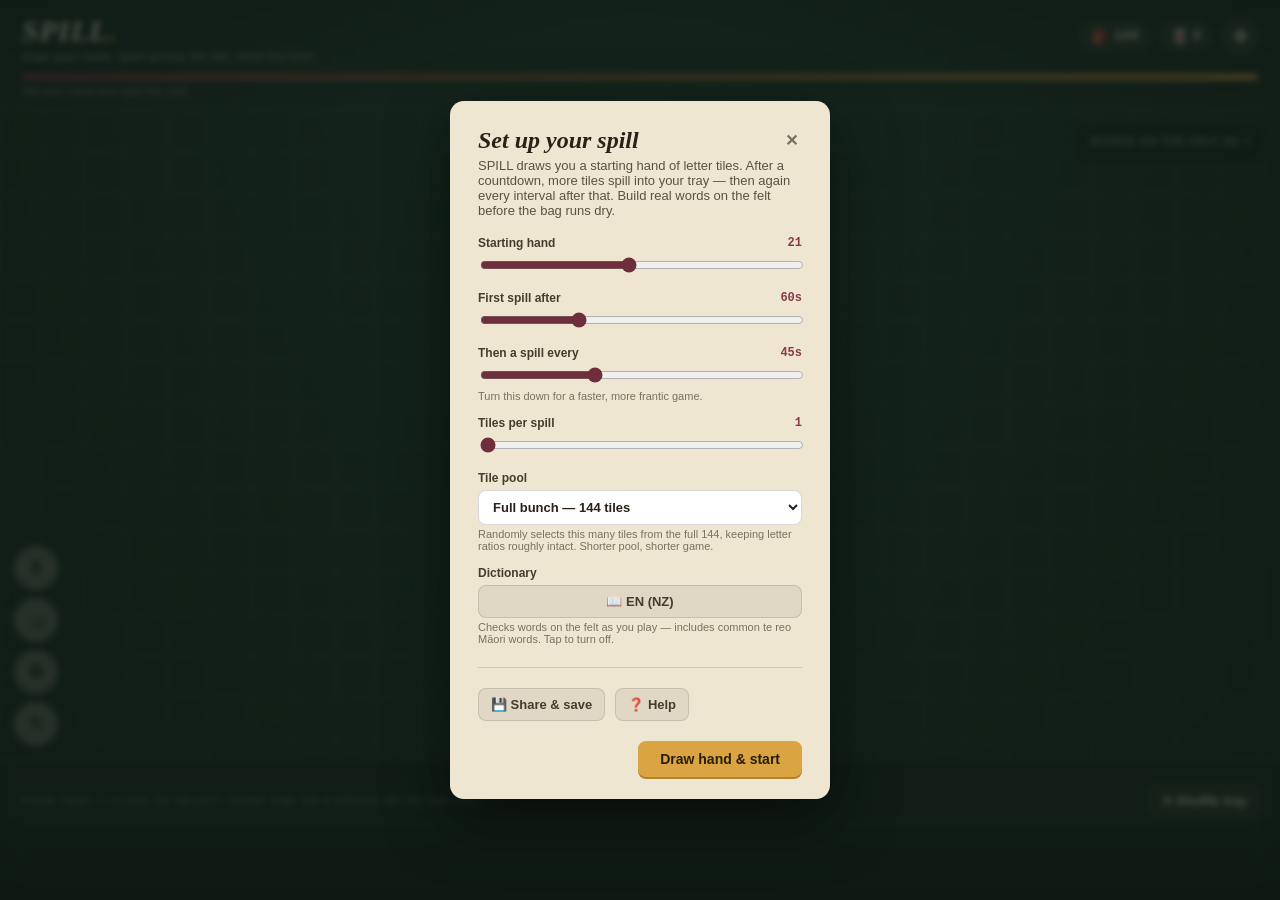
<file: projects/spill.html>
<!DOCTYPE html>
<html lang="en">
<head>
<meta charset="UTF-8">
<meta name="viewport" content="width=device-width, initial-scale=1.0, maximum-scale=1.0, user-scalable=no">
<title>SPILL — a word-tile scramble</title>
<style>
  :root{
    --felt: #1F3A2E;
    --felt-deep: #16281F;
    --felt-line: #3F5C4C;
    --ivory: #F4EBD9;
    --ivory-dim: #E4D8BE;
    --ink: #2A2118;
    --marigold: #D9A441;
    --marigold-dim: #B4832F;
    --plum: #8B3A4A;
    --plum-dim: #6E2E3B;
    --paper: #EFE6D2;
    --display: 'Fraunces', Georgia, serif;
    --mono: 'JetBrains Mono', 'Courier New', monospace;
    --sans: 'Inter', -apple-system, BlinkMacSystemFont, sans-serif;
  }

  *{box-sizing:border-box;}
  html,body{
    margin:0; padding:0; height:100%;
    background: radial-gradient(ellipse at 50% -10%, #274b3a 0%, var(--felt) 45%, var(--felt-deep) 100%);
    color: var(--ivory);
    font-family: var(--sans);
    overflow:hidden;
  }
  body.no-select{ user-select:none; -webkit-user-select:none; }

  #app{ display:flex; flex-direction:column; height:100vh; }

  /* ---------- HEADER ---------- */
  header{
    flex:0 0 auto;
    padding: 14px 22px 12px;
    border-bottom: 1px solid rgba(244,235,217,0.14);
    background: linear-gradient(180deg, rgba(0,0,0,0.18), transparent);
  }
  .header-row{
    display:flex; align-items:baseline; justify-content:space-between; gap:16px; flex-wrap:wrap;
  }
  h1{
    font-family: var(--display);
    font-weight: 700;
    font-style: italic;
    font-size: 30px;
    letter-spacing: 0.5px;
    margin:0;
    color: var(--ivory);
    text-shadow: 0 2px 0 rgba(0,0,0,0.3);
  }
  h1 span{ color: var(--marigold); font-style: normal; }
  .sub{
    font-size: 12px;
    color: rgba(244,235,217,0.55);
    margin-top: 2px;
    letter-spacing: 0.4px;
  }
  .header-controls{
    display:flex; align-items:center; gap:10px; font-size:13px;
    color: rgba(244,235,217,0.85);
  }
  .stat{
    display:flex; align-items:center; gap:5px;
    background: rgba(244,235,217,0.07);
    border: 1px solid rgba(244,235,217,0.14);
    border-radius: 999px;
    padding: 5px 10px;
  }
  .stat-icon{ font-size:14px; line-height:1; }
  .stat b{ font-family:var(--mono); font-size:14px; color:var(--ivory); font-weight:700; }

  button, select{
    font-family: var(--sans);
    cursor:pointer;
    border:none;
    border-radius: 8px;
    font-weight:600;
    transition: transform .08s ease, filter .12s ease, background .12s ease;
  }
  button:active{ transform: translateY(1px); }
  .btn-primary{
    background: var(--marigold);
    color: #291d09;
    padding: 9px 18px;
    font-size: 14px;
    box-shadow: 0 2px 0 var(--marigold-dim);
  }
  .btn-primary:hover{ filter:brightness(1.06); }
  .btn-primary:disabled{ opacity:0.4; cursor:not-allowed; filter:none; }
  .btn-ghost{
    background: rgba(244,235,217,0.08);
    color: var(--ivory);
    padding: 8px 12px;
    font-size: 13px;
    border: 1px solid rgba(244,235,217,0.18);
    white-space:nowrap;
  }
  .btn-ghost:hover{ background: rgba(244,235,217,0.16); }
  .btn-ghost:disabled{ opacity:0.35; cursor:not-allowed; }
  .btn-ghost.on{ background: var(--marigold); color:#291d09; border-color:transparent; }
  .btn-icon{
    background: rgba(244,235,217,0.08);
    color: var(--ivory);
    width:36px; height:36px; border-radius:50%;
    border: 1px solid rgba(244,235,217,0.18);
    font-size:16px; display:flex; align-items:center; justify-content:center;
  }
  .btn-icon:hover{ background: rgba(244,235,217,0.16); }
  select.btn-ghost{
    padding: 8px 10px;
    -webkit-appearance:none; appearance:none;
    background-image: linear-gradient(45deg, transparent 50%, rgba(244,235,217,0.6) 50%), linear-gradient(135deg, rgba(244,235,217,0.6) 50%, transparent 50%);
    background-position: calc(100% - 14px) center, calc(100% - 9px) center;
    background-size: 5px 5px, 5px 5px;
    background-repeat: no-repeat;
    padding-right: 26px;
  }
  select.btn-ghost option{ color:#000; }

  /* fuse / timer bar — always visible, directly under the header row */
  .fuse-wrap{
    margin-top: 10px;
    height: 6px;
    border-radius: 4px;
    background: rgba(0,0,0,0.35);
    overflow:hidden;
    position:relative;
  }
  .fuse-fill{
    height:100%;
    width:100%;
    background: linear-gradient(90deg, var(--plum), var(--marigold));
    transform-origin: left;
    transition: transform 1s linear;
  }
  .fuse-label{
    font-size: 11px;
    color: rgba(244,235,217,0.55);
    margin-top: 5px;
    letter-spacing: 0.3px;
  }

  /* ---------- MAIN / GRID ---------- */
  main{
    flex: 1 1 auto;
    position: relative;
    overflow: auto;
    touch-action: none;
    background:
      repeating-linear-gradient(0deg, transparent, transparent 41px, rgba(244,235,217,0.035) 42px),
      repeating-linear-gradient(90deg, transparent, transparent 41px, rgba(244,235,217,0.035) 42px);
    scrollbar-color: var(--felt-line) var(--felt-deep);
  }
  main.panning{ cursor: grabbing; }
  #grid{
    display:grid;
    grid-template-columns: repeat(var(--cols), 42px);
    grid-template-rows: repeat(var(--rows), 42px);
    width: max-content;
    zoom: 1;
  }
  .cell{
    width:42px; height:42px;
    border: 1px solid rgba(244,235,217,0.05);
    position:relative;
  }
  .cell.drag-over{ background: rgba(217,164,65,0.18); }
  .cell.drag-invalid{ background: rgba(139,58,74,0.25); }

  /* ---------- TILES ---------- */
  .tile{
    width:40px; height:40px;
    background: linear-gradient(160deg, var(--ivory) 0%, var(--ivory-dim) 100%);
    border-radius: 6px;
    box-shadow:
      0 2px 0 rgba(0,0,0,0.35),
      0 3px 6px rgba(0,0,0,0.35),
      inset 0 1px 0 rgba(255,255,255,0.5);
    display:flex; align-items:center; justify-content:center;
    position:relative;
    cursor:grab;
    font-family: var(--mono);
    font-weight:700;
    font-size:19px;
    color: var(--ink);
    user-select:none;
    -webkit-user-select:none;
    touch-action:none;
    transition: box-shadow .12s ease, outline-color .15s ease;
    outline: 2px solid transparent;
    outline-offset: 1px;
  }
  .tile:active{ cursor:grabbing; }
  .tile .pt{
    position:absolute;
    bottom: 2px; right: 4px;
    font-family: var(--sans);
    font-size: 8px;
    font-weight:700;
    color: rgba(42,33,24,0.55);
  }
  .tile.valid{ outline-color: rgba(63,140,92,0.85); box-shadow:
      0 2px 0 rgba(0,0,0,0.35), 0 3px 6px rgba(0,0,0,0.35), inset 0 1px 0 rgba(255,255,255,0.5), 0 0 0 3px rgba(63,140,92,0.35);}
  .tile.invalid{ outline-color: var(--plum); box-shadow:
      0 2px 0 rgba(0,0,0,0.35), 0 3px 6px rgba(0,0,0,0.35), inset 0 1px 0 rgba(255,255,255,0.5), 0 0 0 3px rgba(139,58,74,0.45);}
  .tile.selected{
    outline-color: var(--marigold);
    box-shadow:
      0 2px 0 rgba(0,0,0,0.35), 0 3px 6px rgba(0,0,0,0.35), inset 0 1px 0 rgba(255,255,255,0.5), 0 0 0 3px rgba(217,164,65,0.55);
    transform: translateY(-2px);
  }
  .tile.ghost{
    box-shadow: 0 14px 28px rgba(0,0,0,0.5);
    opacity: 0.95;
  }

  .cell .tile{ position:absolute; top:1px; left:1px; }

  /* ---------- FLOATING ACTION BUTTONS (fixed to viewport, not the scrolling felt) ---------- */
  .fab-cluster{
    position:fixed;
    left:14px;
    bottom:14px; /* JS keeps this synced above the tray, which can resize */
    display:flex; flex-direction:column; gap:8px;
    z-index:30;
  }
  .fab-btn{
    width:44px; height:44px; border-radius:50%;
    background: var(--ivory); color: var(--ink);
    font-size:18px; line-height:1;
    display:flex; align-items:center; justify-content:center;
    border: 1px solid rgba(0,0,0,0.1);
    box-shadow: 0 4px 12px rgba(0,0,0,0.45);
  }
  .fab-btn:hover{ filter:brightness(1.05); }
  .fab-btn:disabled{ opacity:0.35; cursor:not-allowed; box-shadow:none; }
  .fab-btn.on{ background: var(--marigold); }

  /* ---------- TRAY ---------- */
  #tray-wrap{
    flex: 0 0 auto;
    display:flex; flex-direction:column;
    height: 140px;
    min-height: 90px;
    border-top: 1px solid rgba(244,235,217,0.14);
    background: linear-gradient(0deg, rgba(0,0,0,0.28), transparent 60%), var(--felt-deep);
    padding: 6px 20px 16px;
    position:relative;
  }
  .tray-handle{
    width:44px; height:5px; border-radius:3px;
    background: rgba(244,235,217,0.35);
    margin: 4px auto 8px;
    cursor: ns-resize;
    touch-action:none;
    flex: 0 0 auto;
  }
  .tray-handle:hover{ background: rgba(244,235,217,0.55); }
  .tray-head{
    display:flex; align-items:center; justify-content:space-between; margin-bottom:8px;
    flex: 0 0 auto;
  }
  .tray-title{ font-size:11px; text-transform:uppercase; letter-spacing:1px; color:rgba(244,235,217,0.5); }
  #tray{
    flex: 1 1 auto;
    min-height: 0;
    display:flex; gap:8px; flex-wrap:wrap;
    align-content:flex-start;
    padding: 6px;
    border-radius: 10px;
    border: 1px dashed rgba(244,235,217,0.15);
    overflow-y: auto;
    -webkit-overflow-scrolling: touch;
  }
  #tray.drag-over{ background: rgba(217,164,65,0.08); }

  /* ---------- WORDS FOUND PANEL ---------- */
  #words-panel{
    position:absolute; top:14px; right:14px;
    background: rgba(22,40,31,0.9);
    border: 1px solid rgba(244,235,217,0.14);
    border-radius: 10px;
    padding: 10px 14px;
    max-width: 210px;
    font-size:12px;
    backdrop-filter: blur(2px);
    max-height: 55vh;
    overflow:auto;
  }
  #words-panel h3{
    margin:0; font-size:11px; text-transform:uppercase; letter-spacing:0.8px;
    color: rgba(244,235,217,0.55); font-weight:700;
    display:flex; align-items:center; justify-content:space-between; gap:6px;
    cursor:pointer; user-select:none;
  }
  .panel-caret{ font-size:9px; transition: transform .18s ease; }
  #words-panel #words-list{ margin-top:6px; }
  #words-panel.collapsed #words-list{ display:none; margin-top:0; }
  #words-panel.collapsed .panel-caret{ transform: rotate(-90deg); }
  #words-list{ display:flex; flex-wrap:wrap; gap:5px; }
  .word-chip{
    font-family: var(--mono); font-size:11px;
    background: rgba(63,92,76,0.35); color: var(--ivory);
    padding: 2px 7px; border-radius: 999px;
    border: 1px solid rgba(244,235,217,0.15);
  }

  /* ---------- OVERLAYS ---------- */
  .overlay{
    position:fixed; inset:0; background: rgba(15,24,19,0.72);
    display:flex; align-items:center; justify-content:center;
    z-index: 50;
    backdrop-filter: blur(3px);
  }
  .overlay.hidden{ display:none; }
  .panel{
    background: var(--paper);
    color: var(--ink);
    border-radius: 14px;
    padding: 26px 28px 22px;
    width: 380px;
    max-width: 90vw;
    max-height: 86vh;
    overflow:auto;
    box-shadow: 0 20px 60px rgba(0,0,0,0.5);
  }
  .panel h2{
    font-family: var(--display); font-style:italic; font-weight:700;
    margin: 0 0 4px; font-size:24px;
  }
  .panel-head{
    display:flex; align-items:flex-start; justify-content:space-between; gap:12px;
  }
  .panel-close{
    background:none; border:none; color:#7a705f;
    font-size:16px; line-height:1; padding:4px; margin-top:2px;
    flex:0 0 auto;
  }
  .panel-close:hover{ color: var(--ink); }
  .panel p.desc{ margin: 0 0 18px; font-size:13px; color:#5b5142; }
  .field{ margin-bottom: 14px; }
  .field label{
    display:flex; justify-content:space-between; font-size:12px; font-weight:600;
    margin-bottom:5px; color:#463c2e;
  }
  .field label span.val{ font-family: var(--mono); color: var(--plum); }
  .field input[type=range]{ width:100%; accent-color: var(--plum-dim); }
  .field select{
    width:100%; padding:8px 10px; border-radius:8px; border:1px solid rgba(0,0,0,0.15);
    background: #fff; color:var(--ink); font-size:13px;
  }
  .field small{ display:block; color:#7a705f; font-size:11px; margin-top:3px; }
  .panel-actions{ display:flex; justify-content:flex-end; gap:10px; margin-top: 20px;}
  .panel .btn-primary{ padding: 10px 22px; font-size:14px; }
  .panel .btn-ghost{ background:rgba(0,0,0,0.06); color:#463c2e; border-color:rgba(0,0,0,0.12);}

  #share-text, #load-text{
    width:100%; min-height:150px; resize:vertical;
    font-family: var(--mono); font-size:12px; line-height:1.5;
    padding:12px; border-radius:8px; border:1px solid rgba(0,0,0,0.15);
    background:#fff; color:var(--ink); white-space:pre;
  }
  #load-text{ min-height:80px; white-space:pre-wrap; }
  .panel-divider{
    height:1px; background: rgba(0,0,0,0.12); margin: 22px 0 16px;
  }
  .help-list{
    margin:0; padding-left:18px; font-size:13px; color:#463c2e; line-height:1.6;
  }
  .help-list li{ margin-bottom:8px; }
  .help-list b{ color: var(--plum-dim); }

  #toast{
    position:fixed; left:50%; bottom:26px; transform:translateX(-50%) translateY(20px);
    background: var(--ink); color: var(--ivory);
    padding: 10px 18px; border-radius: 8px; font-size:13px;
    opacity:0; pointer-events:none; transition: all .25s ease;
    z-index: 60; box-shadow: 0 8px 24px rgba(0,0,0,0.4);
  }
  #toast.show{ opacity:1; transform:translateX(-50%) translateY(0); }

  ::-webkit-scrollbar{ width:10px; height:10px; }
  ::-webkit-scrollbar-track{ background: var(--felt-deep); }
  ::-webkit-scrollbar-thumb{ background: var(--felt-line); border-radius:6px; }

  /* ---------- MOBILE ---------- */
  @media (max-width: 640px){
    header{ padding: 8px 10px 6px; }
    h1{ font-size: 20px; }
    .sub{ display:none; }
    .header-controls{ gap:6px; }
    .stat{ padding:4px 8px; }
    .stat b{ font-size:13px; }
    .fuse-wrap{ margin-top:6px; }
    .fuse-label{ font-size:10px; white-space:nowrap; overflow:hidden; text-overflow:ellipsis; }
    #words-panel{ top:8px; right:8px; max-width:150px; padding:7px 10px; }
    .tray-title{ font-size:10px; }
    #tray-wrap{ padding:4px 10px 10px; }
    .fab-btn{ width:40px; height:40px; font-size:16px; }
    .fab-cluster{ left:8px; }
  }
</style>
</head>
<body>
<div id="app">

  <header>
    <div class="header-row">
      <div>
        <h1>SPILL<span>.</span></h1>
        <div class="sub">draw your hand, spell across the felt, mind the fuse</div>
      </div>
      <div class="header-controls">
        <div class="stat" title="Tiles left in the bag"><span class="stat-icon">🎒</span><b id="bag-count">144</b></div>
        <div class="stat" title="Tiles in your tray"><span class="stat-icon">🀄</span><b id="tray-count">0</b></div>
        <button class="btn-icon" id="settings-btn" title="Settings">⚙</button>
      </div>
    </div>
    <div class="fuse-wrap"><div class="fuse-fill" id="fuse-fill"></div></div>
    <div class="fuse-label" id="fuse-label">Set your hand and start the spill.</div>
  </header>

  <main id="main">
    <div id="grid"></div>
    <div id="words-panel" class="no-pan">
      <h3 id="words-heading"><span id="words-count-text">Words on the felt (0)</span><span class="panel-caret">▾</span></h3>
      <div id="words-list"></div>
    </div>
  </main>

  <div id="fab-actions" class="fab-cluster no-pan">
    <button class="fab-btn" id="pause-btn" disabled title="Pause">⏸</button>
    <button class="fab-btn" id="drawnow-btn" disabled title="Draw the next spill right now">🎲</button>
    <button class="fab-btn" id="dump-btn" disabled title="Select one tray tile, then dump it for 3 new ones">♻</button>
    <button class="fab-btn" id="rotate-btn" disabled title="Select 2+ placed tiles, then rotate that shape 90°">↻</button>
  </div>

  <div id="tray-wrap">
    <div class="tray-handle" id="tray-handle" title="Drag to resize the tray"></div>
    <div class="tray-head">
      <div class="tray-title">Your tray — click to select, drag one or a group up to the felt</div>
      <button class="btn-ghost" id="shuffle-btn">⤮ Shuffle tray</button>
    </div>
    <div id="tray"></div>
  </div>

</div>

<div id="overlay" class="overlay">
  <div class="panel">
    <div class="panel-head">
      <h2 id="setup-heading">Set up your spill</h2>
      <button class="panel-close" id="setup-close-btn" title="Close">✕</button>
    </div>
    <p class="desc">SPILL draws you a starting hand of letter tiles. After a countdown, more tiles spill into your tray — then again every interval after that. Build real words on the felt before the bag runs dry.</p>

    <div class="field">
      <label>Starting hand <span class="val" id="v-start">21</span></label>
      <input type="range" id="s-start" min="5" max="40" value="21">
    </div>
    <div class="field">
      <label>First spill after <span class="val" id="v-delay">60s</span></label>
      <input type="range" id="s-delay" min="10" max="180" step="5" value="60">
    </div>
    <div class="field">
      <label>Then a spill every <span class="val" id="v-interval">45s</span></label>
      <input type="range" id="s-interval" min="5" max="120" step="5" value="45">
      <small>Turn this down for a faster, more frantic game.</small>
    </div>
    <div class="field">
      <label>Tiles per spill <span class="val" id="v-count">1</span></label>
      <input type="range" id="s-count" min="1" max="6" value="1">
    </div>
    <div class="field">
      <label>Tile pool</label>
      <select id="s-pool">
        <option value="144">Full bunch — 144 tiles</option>
        <option value="77">2-player pool — 77 tiles</option>
        <option value="48">3-player pool — 48 tiles</option>
        <option value="36">4-player pool — 36 tiles</option>
        <option value="29">5-player pool — 29 tiles</option>
        <option value="24">6-player pool — 24 tiles</option>
        <option value="21">7-player pool — 21 tiles</option>
        <option value="18">8-player pool — 18 tiles</option>
      </select>
      <small>Randomly selects this many tiles from the full 144, keeping letter ratios roughly intact. Shorter pool, shorter game.</small>
    </div>
    <div class="field">
      <label>Dictionary</label>
      <button class="btn-ghost on" id="dict-toggle" style="width:100%; display:flex; justify-content:center;">📖 EN (NZ)</button>
      <small>Checks words on the felt as you play — includes common te reo Māori words. Tap to turn off.</small>
    </div>

    <div class="panel-divider"></div>
    <div class="panel-actions" style="justify-content:flex-start; gap:10px;">
      <button class="btn-ghost" id="share-open-btn" type="button">💾 Share &amp; save</button>
      <button class="btn-ghost" id="help-open-btn" type="button">❓ Help</button>
    </div>

    <div class="panel-actions">
      <button class="btn-primary" id="start-btn">Draw hand &amp; start</button>
    </div>
  </div>
</div>

<div id="share-overlay" class="overlay hidden">
  <div class="panel">
    <h2>Share &amp; save</h2>
    <p class="desc">A plain-text snapshot of your felt, tray, and settings. Copy it to keep a record, brag, or send it to someone stuck — pasting it back in (here, in a message, anywhere) reloads this exact board.</p>
    <textarea id="share-text" readonly spellcheck="false"></textarea>
    <div class="panel-actions">
      <button class="btn-ghost" id="share-close">Close</button>
      <button class="btn-primary" id="share-copy">Copy</button>
    </div>

    <div class="panel-divider"></div>
    <h2 style="font-size:18px;">Load from shared text</h2>
    <p class="desc">Paste a SPILL share message someone sent you (or one you saved earlier). The board loads paused so you can look it over first.</p>
    <textarea id="load-text" placeholder="Paste a SPILL share message here…" spellcheck="false"></textarea>
    <div class="panel-actions">
      <button class="btn-primary" id="load-btn">Load board</button>
    </div>
  </div>
</div>

<div id="help-overlay" class="overlay hidden">
  <div class="panel">
    <h2>How to play SPILL</h2>
    <ul class="help-list">
      <li><b>⚙ Settings</b> — set up a new game, restart with new options, flip the dictionary on/off, or reach Share &amp; save / Help.</li>
      <li><b>Drag tiles</b> — from tray to felt, or rearrange freely on the felt.</li>
      <li><b>Select multiple</b> — tap tiles to select them (they'll glow gold), then drag any of them to move the whole group together. Tap empty space to clear the selection.</li>
      <li><b>↻ Rotate</b> (floating button) — select 2 or more placed tiles, then rotate that shape 90° in place.</li>
      <li><b>Pan the felt</b> — drag on empty felt (mouse, finger, or right-click-hold) to scroll around the grid. A tap with no drag clears your selection.</li>
      <li><b>Pinch to zoom</b> (touch) or the ＋ / － floating buttons — zoom out to see a big board at a glance, zoom in for fine placement.</li>
      <li><b>⏸ Pause</b> (floating button) — freezes the spill countdown; you can keep rearranging while paused.</li>
      <li><b>🎲 Draw now</b> (floating button) — get your next spill of tiles immediately instead of waiting.</li>
      <li><b>♻ Dump 1→3</b> (floating button) — select one tray tile and trade it for three fresh ones. Off-limits once only 3 tiles remain in the bag.</li>
      <li><b>Tray handle</b> — drag the small bar above the tray up or down to resize it; the tray also scrolls if it's holding more tiles than fit.</li>
      <li><b>📖 Dictionary</b> (in settings) — toggle word-checking on/off. Checks against English (NZ spelling) plus common te reo Māori words like kia ora, whānau, kai.</li>
      <li><b>💾 Share &amp; save</b> (in settings) — copies a plain-text snapshot of your board, tray, and settings. Paste that same text back in under "Load from shared text" to restore it — no special code needed.</li>
      <li><b>Tile pool</b> (in settings) — shrink the bag to simulate a shorter game for 2–8 players.</li>
    </ul>
    <div class="panel-actions">
      <button class="btn-primary" id="help-close">Got it</button>
    </div>
  </div>
</div>


<div id="toast"></div>

<script>
/* ============ DICTIONARIES ============
   Structured as a lookup so more languages can be added later — for now
   there's just one. English (NZ spelling), unioned at check-time with a
   curated list of te reo Māori words in everyday NZ English use (kia ora,
   whānau, kai, etc. — macrons stripped since tiles are plain A-Z). */
const DICTIONARIES = {
  nz: { label: 'EN (NZ)', words: new Set("AARDVARK ABACI ABACK ABACUS ABACUSES ABAFT ABALONE ABALONES ABANDON ABANDONS ABASE ABASED ABASES ABASH ABASHED ABASHES ABASHING ABASING ABATE ABATED ABATES ABATING ABATTOIR ABBESS ABBESSES ABBEY ABBEYS ABBOT ABBOTS ABBR ABBREV ABBREVS ABBÉ ABBÉS ABDICATE ABDOMEN ABDOMENS ABDUCT ABDUCTED ABDUCTEE ABDUCTOR ABDUCTS ABEAM ABED ABERRANT ABET ABETS ABETTED ABETTER ABETTERS ABETTING ABETTOR ABETTORS ABEYANCE ABHOR ABHORRED ABHORS ABIDE ABIDED ABIDES ABIDING ABILITY ABJECT ABJECTLY ABJURE ABJURED ABJURES ABJURING ABLATIVE ABLAZE ABLE ABLER ABLEST ABLOOM ABLUTION ABLY ABNEGATE ABNORMAL ABOARD ABODE ABODES ABOLISH ABORT ABORTED ABORTING ABORTION ABORTIVE ABORTS ABOUND ABOUNDED ABOUNDS ABOUT ABOVE ABRADE ABRADED ABRADES ABRADING ABRASION ABRASIVE ABREAST ABRIDGE ABRIDGED ABRIDGES ABROAD ABROGATE ABRUPT ABRUPTER ABRUPTLY ABSCESS ABSCISSA ABSCOND ABSCONDS ABSENCE ABSENCES ABSENT ABSENTED ABSENTEE ABSENTLY ABSENTS ABSINTH ABSINTHE ABSOLUTE ABSOLVE ABSOLVED ABSOLVES ABSORB ABSORBED ABSORBS ABSTAIN ABSTAINS ABSTRACT ABSTRUSE ABSURD ABSURDER ABSURDLY ABUNDANT ABUSE ABUSED ABUSER ABUSERS ABUSES ABUSING ABUSIVE ABUT ABUTMENT ABUTS ABUTTED ABUTTING ABUZZ ABYSMAL ABYSS ABYSSES ACACIA ACACIAS ACADEMIA ACADEMIC ACADEMY ACANTHI ACANTHUS ACCEDE ACCEDED ACCEDES ACCEDING ACCENT ACCENTED ACCENTS ACCEPT ACCEPTED ACCEPTS ACCESS ACCESSED ACCESSES ACCIDENT ACCLAIM ACCLAIMS ACCOLADE ACCORD ACCORDED ACCORDS ACCOST ACCOSTED ACCOSTS ACCOUNT ACCOUNTS ACCREDIT ACCRUAL ACCRUALS ACCRUE ACCRUED ACCRUES ACCRUING ACCT ACCURACY ACCURATE ACCURSED ACCUSE ACCUSED ACCUSER ACCUSERS ACCUSES ACCUSING ACCUSTOM ACE ACED ACERBIC ACERBITY ACES ACETATE ACETATES ACETIC ACETONE ACHE ACHED ACHES ACHIER ACHIEST ACHIEVE ACHIEVED ACHIEVER ACHIEVES ACHING ACHOO ACHY ACID ACIDIC ACIDIFY ACIDITY ACIDLY ACIDS ACING ACME ACMES ACNE ACOLYTE ACOLYTES ACONITE ACONITES ACORN ACORNS ACOUSTIC ACQUAINT ACQUIRE ACQUIRED ACQUIRES ACQUIT ACQUITS ACRE ACREAGE ACREAGES ACRES ACRID ACRIDER ACRIDEST ACRIMONY ACROBAT ACROBATS ACRONYM ACRONYMS ACROSS ACROSTIC ACRYLIC ACRYLICS ACT ACTED ACTING ACTINIUM ACTION ACTIONS ACTIVATE ACTIVE ACTIVELY ACTIVES ACTIVISM ACTIVIST ACTIVITY ACTOR ACTORS ACTRESS ACTS ACTUAL ACTUALLY ACTUARY ACTUATE ACTUATED ACTUATES ACTUATOR ACUITY ACUMEN ACUTE ACUTELY ACUTER ACUTES ACUTEST AD ADAGE ADAGES ADAGIO ADAGIOS ADAMANT ADAPT ADAPTED ADAPTER ADAPTERS ADAPTING ADAPTIVE ADAPTOR ADAPTORS ADAPTS ADD ADDED ADDEND ADDENDA ADDENDS ADDENDUM ADDER ADDERS ADDICT ADDICTED ADDICTS ADDING ADDITION ADDITIVE ADDLE ADDLED ADDLES ADDLING ADDRESS ADDS ADDUCE ADDUCED ADDUCES ADDUCING ADENOID ADENOIDS ADEPT ADEPTLY ADEPTS ADEQUACY ADEQUATE ADHERE ADHERED ADHERENT ADHERES ADHERING ADHESION ADHESIVE ADIEU ADIEUS ADIEUX ADIPOSE ADIÓS ADJ ADJACENT ADJOIN ADJOINED ADJOINS ADJOURN ADJOURNS ADJUDGE ADJUDGED ADJUDGES ADJUNCT ADJUNCTS ADJURE ADJURED ADJURES ADJURING ADJUST ADJUSTED ADJUSTER ADJUSTOR ADJUSTS ADJUTANT ADMAN ADMEN ADMIN ADMINS ADMIRAL ADMIRALS ADMIRE ADMIRED ADMIRER ADMIRERS ADMIRES ADMIRING ADMIT ADMITS ADMITTED ADMONISH ADO ADOBE ADOBES ADOPT ADOPTED ADOPTING ADOPTION ADOPTIVE ADOPTS ADORABLE ADORABLY ADORE ADORED ADORES ADORING ADORN ADORNED ADORNING ADORNS ADRENAL ADRENALS ADRIFT ADROIT ADROITLY ADS ADULATE ADULATED ADULATES ADULT ADULTERY ADULTS ADV ADVANCE ADVANCED ADVANCES ADVENT ADVENTS ADVERB ADVERBS ADVERSE ADVERSER ADVERT ADVERTED ADVERTS ADVICE ADVISE ADVISED ADVISER ADVISERS ADVISES ADVISING ADVISOR ADVISORS ADVISORY ADVOCACY ADVOCATE ADVT ADWARE ADZE ADZES AEGIS AEON AEONS AERATE AERATED AERATES AERATING AERATION AERATOR AERATORS AERIAL AERIALS AERIE AERIES AEROBIC AEROBICS AEROFOIL AEROSOL AEROSOLS AERY AESTHETE AFAR AFFABLE AFFABLY AFFAIR AFFAIRS AFFECT AFFECTED AFFECTS AFFINITY AFFIRM AFFIRMED AFFIRMS AFFIX AFFIXED AFFIXES AFFIXING AFFLICT AFFLICTS AFFLUENT AFFORD AFFORDED AFFORDS AFFOREST AFFRAY AFFRAYS AFFRONT AFFRONTS AFGHAN AFGHANS AFIELD AFIRE AFLAME AFLOAT AFLUTTER AFOOT AFOUL AFRAID AFRESH AFT AFTER AGAIN AGAINST AGAPE AGAR AGATE AGATES AGAVE AGE AGED AGEING AGEINGS AGEISM AGELESS AGENCIES AGENCY AGENDA AGENDAS AGENT AGENTS AGES AGGRIEVE AGHAST AGILE AGILELY AGILITY AGING AGINGS AGISM AGITATE AGITATED AGITATES AGITATOR AGLEAM AGLITTER AGLOW AGNOSTIC AGO AGOG AGONIES AGONISE AGONISED AGONISES AGONY AGRARIAN AGREE AGREED AGREEING AGREES AGRONOMY AGROUND AGUE AH AHA AHEAD AHEM AHOY AID AIDE AIDED AIDES AIDING AIDS AIL AILED AILERON AILERONS AILING AILMENT AILMENTS AILS AIM AIMED AIMING AIMLESS AIMS AIR AIRBORNE AIRBRUSH AIRCRAFT AIRDROP AIRDROPS AIRED AIRFARE AIRFARES AIRFIELD AIRHEAD AIRHEADS AIRIER AIRIEST AIRILY AIRINESS AIRING AIRINGS AIRLESS AIRLIFT AIRLIFTS AIRLINE AIRLINER AIRLINES AIRMAIL AIRMAILS AIRMAN AIRMEN AIRPORT AIRPORTS AIRS AIRSHIP AIRSHIPS AIRSICK AIRSPACE AIRSTRIP AIRTIGHT AIRWAVES AIRWAY AIRWAYS AIRY AISLE AISLES AJAR AKIMBO AKIN ALACRITY ALARM ALARMED ALARMING ALARMIST ALARMS ALAS ALB ALBACORE ALBEIT ALBINO ALBINOS ALBS ALBUM ALBUMEN ALBUMIN ALBUMS ALCHEMY ALCOHOL ALCOHOLS ALCOVE ALCOVES ALDER ALDERMAN ALDERMEN ALDERS ALE ALERT ALERTED ALERTING ALERTLY ALERTS ALES ALFALFA ALFRESCO ALGA ALGAE ALGEBRA ALGEBRAS ALIAS ALIASED ALIASES ALIASING ALIBI ALIBIED ALIBIING ALIBIS ALIEN ALIENATE ALIENED ALIENING ALIENS ALIGHT ALIGHTED ALIGHTS ALIGN ALIGNED ALIGNING ALIGNS ALIKE ALIMONY ALIT ALIVE ALKALI ALKALIES ALKALINE ALKALIS ALKALOID ALL ALLAY ALLAYED ALLAYING ALLAYS ALLEGE ALLEGED ALLEGES ALLEGING ALLEGORY ALLEGRO ALLEGROS ALLELUIA ALLERGEN ALLERGIC ALLERGY ALLEY ALLEYS ALLEYWAY ALLIANCE ALLIED ALLIES ALLOCATE ALLOT ALLOTS ALLOTTED ALLOVER ALLOW ALLOWED ALLOWING ALLOWS ALLOY ALLOYED ALLOYING ALLOYS ALLSPICE ALLUDE ALLUDED ALLUDES ALLUDING ALLURE ALLURED ALLURES ALLURING ALLUSION ALLUSIVE ALLUVIA ALLUVIAL ALLUVIUM ALLY ALLYING ALMANAC ALMANACK ALMANACS ALMIGHTY ALMOND ALMONDS ALMOST ALMS ALOE ALOES ALOFT ALOHA ALOHAS ALONE ALONG ALOOF ALOUD ALPACA ALPACAS ALPHA ALPHABET ALPHAS ALPINE ALREADY ALRIGHT ALSO ALT ALTAR ALTARS ALTER ALTERED ALTERING ALTERS ALTHOUGH ALTITUDE ALTO ALTOS ALTRUISM ALTRUIST ALTS ALUM ALUMNA ALUMNAE ALUMNI ALUMNUS ALUMS ALWAYS AM AMALGAM AMALGAMS AMARANTH AMASS AMASSED AMASSES AMASSING AMATEUR AMATEURS AMATORY AMAZE AMAZED AMAZES AMAZING AMAZON AMAZONS AMBER AMBIANCE AMBIENCE AMBIENT AMBITION AMBLE AMBLED AMBLES AMBLING AMBROSIA AMBUSH AMBUSHED AMBUSHES AMEER AMEERS AMEN AMENABLE AMEND AMENDED AMENDING AMENDS AMENITY AMETHYST AMIABLE AMIABLY AMICABLE AMICABLY AMID AMIDST AMIGO AMIGOS AMINO AMIR AMIRS AMISS AMITY AMMETER AMMETERS AMMO AMMONIA AMNESIA AMNESIAC AMNESTY AMOEBA AMOEBAE AMOEBAS AMOEBIC AMOK AMONG AMONGST AMORAL AMORALLY AMOROUS AMORTISE AMOUNT AMOUNTED AMOUNTS AMOUR AMOURS AMP AMPERAGE AMPERE AMPERES AMPLE AMPLER AMPLEST AMPLIFY AMPLY AMPOULE AMPOULES AMPS AMPUL AMPULE AMPULES AMPULS AMPUTATE AMPUTEE AMPUTEES AMT AMUCK AMULET AMULETS AMUSE AMUSED AMUSES AMUSING AN ANACONDA ANAEMIA ANAEMIC ANAGRAM ANAGRAMS ANAL ANALOG ANALOGS ANALOGUE ANALOGY ANALYSE ANALYSED ANALYSER ANALYSES ANALYSIS ANALYST ANALYSTS ANALYTIC ANAPEST ANAPESTS ANARCHIC ANARCHY ANATHEMA ANATOMIC ANATOMY ANCESTOR ANCESTRY ANCHOR ANCHORED ANCHORS ANCHOVY ANCIENT ANCIENTS AND ANDANTE ANDANTES ANDIRON ANDIRONS ANDROGEN ANDROID ANDROIDS ANECDOTA ANECDOTE ANEMONE ANEMONES ANEURISM ANEURYSM ANEW ANGEL ANGELIC ANGELS ANGER ANGERED ANGERING ANGERS ANGINA ANGLE ANGLED ANGLER ANGLERS ANGLES ANGLING ANGORA ANGORAS ANGRIER ANGRIEST ANGRILY ANGRY ANGST ANGSTROM ANGUISH ANGULAR ANI ANIMAL ANIMALS ANIMATE ANIMATED ANIMATES ANIMATOR ANIME ANIMISM ANIMIST ANIMISTS ANIMUS ANION ANIONS ANISE ANISEED ANKH ANKHS ANKLE ANKLES ANKLET ANKLETS ANNALS ANNEAL ANNEALED ANNEALS ANNEX ANNEXED ANNEXES ANNEXING ANNOTATE ANNOUNCE ANNOY ANNOYED ANNOYING ANNOYS ANNUAL ANNUALLY ANNUALS ANNUITY ANNUL ANNULAR ANNULLED ANNULS ANODE ANODES ANODYNE ANODYNES ANOINT ANOINTED ANOINTS ANOMALY ANON ANONS ANORAK ANORAKS ANOREXIA ANOREXIC ANOTHER ANSWER ANSWERED ANSWERS ANT ANTACID ANTACIDS ANTE ANTEATER ANTED ANTEDATE ANTEED ANTEING ANTELOPE ANTENNA ANTENNAE ANTENNAS ANTERIOR ANTEROOM ANTES ANTHEM ANTHEMS ANTHER ANTHERS ANTHILL ANTHILLS ANTHRAX ANTI ANTIBODY ANTIC ANTICKED ANTICS ANTIDOTE ANTIGEN ANTIGENS ANTIHERO ANTIMONY ANTIQUE ANTIQUED ANTIQUES ANTIS ANTIWAR ANTLER ANTLERED ANTLERS ANTONYM ANTONYMS ANTS ANUS ANUSES ANVIL ANVILS ANXIETY ANXIOUS ANY ANYBODY ANYHOW ANYMORE ANYONE ANYPLACE ANYTHING ANYTIME ANYWAY ANYWHERE AORTA AORTAE AORTAS APACE APART APATHY APE APED APERITIF APERTURE APES APEX APEXES APHASIA APHASIC APHASICS APHELIA APHELION APHID APHIDS APHORISM APIARIES APIARY APICES APIECE APING APLENTY APLOMB APOGEE APOGEES APOLOGIA APOLOGY APOPLEXY APOSTASY APOSTATE APOSTLE APOSTLES APP APPAL APPALLED APPALS APPAREL APPARELS APPARENT APPEAL APPEALED APPEALS APPEAR APPEARED APPEARS APPEASE APPEASED APPEASER APPEASES APPEND APPENDED APPENDIX APPENDS APPETITE APPLAUD APPLAUDS APPLAUSE APPLE APPLES APPLIED APPLIES APPLIQUÉ APPLY APPLYING APPOINT APPOINTS APPOSITE APPRAISE APPRISE APPRISED APPRISES APPROACH APPROVAL APPROVE APPROVED APPROVES APPROX APPS APRICOT APRICOTS APRON APRONS APROPOS APSE APSES APT APTER APTEST APTITUDE APTLY APTNESS AQUA AQUAE AQUANAUT AQUARIA AQUARIUM AQUAS AQUATIC AQUATICS AQUAVIT AQUEDUCT AQUEOUS AQUIFER AQUIFERS AQUILINE ARABLE ARACHNID ARBITER ARBITERS ARBOREAL ARBORETA ARBOUR ARBOURS ARBUTUS ARC ARCADE ARCADES ARCANE ARCED ARCH ARCHAIC ARCHAISM ARCHDUKE ARCHED ARCHER ARCHERS ARCHERY ARCHES ARCHEST ARCHING ARCHIVE ARCHIVED ARCHIVES ARCHLY ARCHNESS ARCHWAY ARCHWAYS ARCING ARCKED ARCKING ARCS ARCTIC ARCTICS ARDENT ARDENTLY ARDOUR ARDOURS ARDUOUS ARE AREA AREAS ARENA ARENAS ARES ARGON ARGOSIES ARGOSY ARGOT ARGOTS ARGUABLE ARGUABLY ARGUE ARGUED ARGUES ARGUING ARGUMENT ARGYLE ARGYLES ARIA ARIAS ARID ARIDITY ARIGHT ARISE ARISEN ARISES ARISING ARK ARKS ARM ARMADA ARMADAS ARMAMENT ARMATURE ARMBAND ARMBANDS ARMCHAIR ARMED ARMFUL ARMFULS ARMHOLE ARMHOLES ARMIES ARMING ARMLET ARMLETS ARMOUR ARMOURED ARMOURER ARMOURS ARMOURY ARMPIT ARMPITS ARMREST ARMRESTS ARMS ARMSFUL ARMY AROMA AROMAS AROMATIC AROSE AROUND AROUSAL AROUSE AROUSED AROUSES AROUSING ARPEGGIO ARRAIGN ARRAIGNS ARRANGE ARRANGED ARRANGER ARRANGES ARRANT ARRAY ARRAYED ARRAYING ARRAYS ARREARS ARREST ARRESTED ARRESTS ARRIVAL ARRIVALS ARRIVE ARRIVED ARRIVES ARRIVING ARROGANT ARROGATE ARROW ARROWS ARROYO ARROYOS ARSE ARSEHOLE ARSENAL ARSENALS ARSENIC ARSES ARSON ARSONIST ART ARTEFACT ARTERIAL ARTERIES ARTERY ARTFUL ARTFULLY ARTICLE ARTICLES ARTIER ARTIEST ARTIFICE ARTISAN ARTISANS ARTIST ARTISTE ARTISTES ARTISTIC ARTISTRY ARTISTS ARTLESS ARTS ARTSIER ARTSIEST ARTSY ARTWORK ARTWORKS ARTY AS ASBESTOS ASCEND ASCENDED ASCENDS ASCENT ASCENTS ASCETIC ASCETICS ASCOT ASCOTS ASCRIBE ASCRIBED ASCRIBES ASEPTIC ASEXUAL ASH ASHAMED ASHCAN ASHCANS ASHED ASHEN ASHES ASHIER ASHIEST ASHING ASHORE ASHRAM ASHRAMS ASHTRAY ASHTRAYS ASHY ASIDE ASIDES ASININE ASK ASKANCE ASKED ASKEW ASKING ASKS ASLANT ASLEEP ASOCIAL ASP ASPECT ASPECTS ASPEN ASPENS ASPERITY ASPHALT ASPHALTS ASPHYXIA ASPIC ASPICS ASPIRANT ASPIRATE ASPIRE ASPIRED ASPIRES ASPIRIN ASPIRING ASPIRINS ASPS ASS ASSAIL ASSAILED ASSAILS ASSASSIN ASSAULT ASSAULTS ASSAY ASSAYED ASSAYING ASSAYS ASSEMBLE ASSEMBLY ASSENT ASSENTED ASSENTS ASSERT ASSERTED ASSERTS ASSES ASSESS ASSESSED ASSESSES ASSESSOR ASSET ASSETS ASSIGN ASSIGNED ASSIGNS ASSIST ASSISTED ASSISTS ASSIZE ASSIZES ASSN ASSOC ASSORT ASSORTED ASSORTS ASST ASSUAGE ASSUAGED ASSUAGES ASSUME ASSUMED ASSUMES ASSUMING ASSURE ASSURED ASSUREDS ASSURES ASSURING ASTER ASTERISK ASTERN ASTEROID ASTERS ASTHMA ASTIR ASTONISH ASTOUND ASTOUNDS ASTRAL ASTRAY ASTRIDE ASTUTE ASTUTELY ASTUTER ASTUTEST ASUNDER ASYLUM ASYLUMS AT ATAVISM ATE ATELIER ATELIERS ATHEISM ATHEIST ATHEISTS ATHLETE ATHLETES ATHLETIC ATLAS ATLASES ATOLL ATOLLS ATOM ATOMIC ATOMISER ATOMS ATONAL ATONE ATONED ATONES ATONING ATOP ATRIA ATRIUM ATRIUMS ATROCITY ATROPHY ATTACH ATTACHED ATTACHÉ ATTACHÉS ATTACK ATTACKED ATTACKER ATTACKS ATTAIN ATTAINED ATTAINS ATTAR ATTEMPT ATTEMPTS ATTEND ATTENDED ATTENDER ATTENDS ATTEST ATTESTED ATTESTS ATTIC ATTICS ATTIRE ATTIRED ATTIRES ATTIRING ATTITUDE ATTORNEY ATTRACT ATTRACTS ATTUNE ATTUNED ATTUNES ATTUNING ATTY ATWITTER ATYPICAL AUBURN AUCTION AUCTIONS AUDACITY AUDIBLE AUDIBLES AUDIBLY AUDIENCE AUDIO AUDIOS AUDIT AUDITED AUDITING AUDITION AUDITOR AUDITORS AUDITORY AUDITS AUGER AUGERS AUGHT AUGHTS AUGMENT AUGMENTS AUGUR AUGURED AUGURIES AUGURING AUGURS AUGURY AUGUST AUGUSTER AUK AUKS AUNT AUNTS AURA AURAE AURAL AURALLY AURAS AUREOLA AUREOLAS AUREOLE AUREOLES AURICLE AURICLES AUSPICE AUSPICES AUSTERE AUSTERER AUTHOR AUTHORED AUTHORS AUTISM AUTISTIC AUTO AUTOCRAT AUTOMATA AUTOMATE AUTONOMY AUTOPSY AUTOS AUTUMN AUTUMNAL AUTUMNS AVAIL AVAILED AVAILING AVAILS AVARICE AVAST AVATAR AVATARS AVDP AVENGE AVENGED AVENGER AVENGERS AVENGES AVENGING AVENUE AVENUES AVER AVERAGE AVERAGED AVERAGES AVERRED AVERRING AVERS AVERSE AVERSION AVERT AVERTED AVERTING AVERTS AVG AVIAN AVIARIES AVIARY AVIATION AVIATOR AVIATORS AVIATRIX AVID AVIDITY AVIDLY AVIONICS AVOCADO AVOCADOS AVOID AVOIDED AVOIDING AVOIDS AVOW AVOWAL AVOWALS AVOWED AVOWEDLY AVOWING AVOWS AW AWAIT AWAITED AWAITING AWAITS AWAKE AWAKED AWAKEN AWAKENED AWAKENS AWAKES AWAKING AWARD AWARDED AWARDING AWARDS AWARE AWASH AWAY AWE AWED AWEIGH AWES AWESOME AWFUL AWFULLER AWFULLY AWHILE AWING AWKWARD AWL AWLS AWNING AWNINGS AWOKE AWOKEN AWOL AWRY AXE AXED AXES AXIAL AXING AXIOM AXIOMS AXIS AXLE AXLES AXON AXONS AY AYE AYES AZALEA AZALEAS AZIMUTH AZIMUTHS AZURE AZURES BAA BAAED BAAING BAAS BABBLE BABBLED BABBLER BABBLERS BABBLES BABBLING BABE BABEL BABELS BABES BABIED BABIER BABIES BABIEST BABOON BABOONS BABUSHKA BABY BABYHOOD BABYING BABYISH BABYSAT BABYSIT BABYSITS BACHELOR BACILLI BACILLUS BACK BACKACHE BACKBIT BACKBITE BACKBONE BACKDATE BACKDROP BACKED BACKER BACKERS BACKFIRE BACKHAND BACKHOE BACKHOES BACKING BACKINGS BACKLASH BACKLESS BACKLOG BACKLOGS BACKPACK BACKREST BACKS BACKSIDE BACKSLID BACKSPIN BACKSTOP BACKUP BACKUPS BACKWARD BACKWASH BACKYARD BACON BACTERIA BAD BADDER BADDEST BADE BADGE BADGER BADGERED BADGERS BADGES BADINAGE BADLANDS BADLY BADMOUTH BADNESS BAFFLE BAFFLED BAFFLES BAFFLING BAG BAGEL BAGELS BAGGAGE BAGGED BAGGIER BAGGIEST BAGGING BAGGY BAGPIPE BAGPIPES BAGS BAH BAIL BAILED BAILIFF BAILIFFS BAILING BAILOUT BAILOUTS BAILS BAIT BAITED BAITING BAITS BAIZE BAKE BAKED BAKER BAKERIES BAKERS BAKERY BAKES BAKING BALANCE BALANCED BALANCES BALCONY BALD BALDED BALDER BALDEST BALDING BALDLY BALDNESS BALDS BALE BALED BALEEN BALEFUL BALES BALING BALK BALKED BALKIER BALKIEST BALKING BALKS BALKY BALL BALLAD BALLADS BALLAST BALLASTS BALLED BALLET BALLETS BALLING BALLOON BALLOONS BALLOT BALLOTED BALLOTS BALLPARK BALLROOM BALLS BALLSIER BALLSY BALLYHOO BALM BALMIER BALMIEST BALMS BALMY BALONEY BALSA BALSAM BALSAMS BALSAS BALUSTER BAMBOO BAMBOOS BAN BANAL BANALITY BANANA BANANAS BAND BANDAGE BANDAGED BANDAGES BANDANA BANDANAS BANDANNA BANDED BANDIED BANDIER BANDIES BANDIEST BANDING BANDIT BANDITRY BANDITS BANDITTI BANDS BANDY BANDYING BANE BANEFUL BANES BANG BANGED BANGING BANGLE BANGLES BANGS BANI BANISH BANISHED BANISHES BANISTER BANJO BANJOES BANJOIST BANJOS BANK BANKBOOK BANKED BANKER BANKERS BANKING BANKNOTE BANKROLL BANKRUPT BANKS BANNED BANNER BANNERS BANNING BANNS BANQUET BANQUETS BANS BANSHEE BANSHEES BANTAM BANTAMS BANTER BANTERED BANTERS BANYAN BANYANS BAOBAB BAOBABS BAPTISE BAPTISED BAPTISES BAPTISM BAPTISMS BAPTIST BAPTISTS BAR BARB BARBACOA BARBARIC BARBECUE BARBED BARBELL BARBELLS BARBEQUE BARBER BARBERED BARBERRY BARBERS BARBING BARBS BARD BARDS BARE BAREBACK BARED BAREFOOT BARELY BARENESS BARER BARES BAREST BARF BARFED BARFING BARFS BARGAIN BARGAINS BARGE BARGED BARGES BARGING BARING BARISTA BARISTAS BARITONE BARIUM BARK BARKED BARKER BARKERS BARKING BARKS BARLEY BARMAID BARMAIDS BARMAN BARN BARNACLE BARNEY BARNEYS BARNS BARNYARD BARON BARONESS BARONET BARONETS BARONIAL BARONS BAROQUE BARRACK BARRACKS BARRAGE BARRAGED BARRAGES BARRED BARREL BARRELS BARREN BARRENER BARRENS BARRETTE BARRIER BARRIERS BARRING BARRINGS BARRIO BARRIOS BARROOM BARROOMS BARROW BARROWS BARS BARTER BARTERED BARTERS BASAL BASALT BASE BASEBALL BASED BASELESS BASELINE BASELY BASEMAN BASEMEN BASEMENT BASENESS BASER BASES BASEST BASH BASHED BASHES BASHFUL BASHING BASIC BASICS BASIL BASILICA BASIN BASING BASINS BASIS BASK BASKED BASKET BASKETS BASKING BASKS BASS BASSES BASSI BASSINET BASSIST BASSISTS BASSO BASSOON BASSOONS BASSOS BAST BASTARD BASTARDS BASTE BASTED BASTES BASTING BASTION BASTIONS BAT BATCH BATCHED BATCHES BATCHING BATE BATED BATES BATH BATHE BATHED BATHER BATHERS BATHES BATHING BATHMAT BATHMATS BATHOS BATHROBE BATHROOM BATHS BATHTUB BATHTUBS BATIK BATIKS BATING BATON BATONS BATS BATSMAN BATSMEN BATTED BATTEN BATTENED BATTENS BATTER BATTERED BATTERS BATTERY BATTIER BATTIEST BATTING BATTLE BATTLED BATTLES BATTLING BATTY BAUBLE BAUBLES BAUD BAUDS BAULK BAULKED BAULKING BAULKS BAUXITE BAWDIER BAWDIEST BAWDILY BAWDY BAWL BAWLED BAWLING BAWLS BAY BAYBERRY BAYED BAYING BAYONET BAYONETS BAYOU BAYOUS BAYS BAZAAR BAZAARS BAZOOKA BAZOOKAS BE BEACH BEACHED BEACHES BEACHING BEACON BEACONS BEAD BEADED BEADIER BEADIEST BEADING BEADS BEADY BEAGLE BEAGLES BEAK BEAKED BEAKER BEAKERS BEAKS BEAM BEAMED BEAMING BEAMS BEAN BEANBAG BEANBAGS BEANED BEANING BEANS BEAR BEARABLE BEARD BEARDED BEARDING BEARDS BEARER BEARERS BEARING BEARINGS BEARISH BEARS BEARSKIN BEAST BEASTLY BEASTS BEAT BEATEN BEATER BEATERS BEATIFIC BEATIFY BEATING BEATINGS BEATNIK BEATNIKS BEATS BEAU BEAUS BEAUTIES BEAUTIFY BEAUTY BEAUX BEAVER BEAVERED BEAVERS BEBOP BEBOPS BECALM BECALMED BECALMS BECAME BECAUSE BECK BECKON BECKONED BECKONS BECKS BECOME BECOMES BECOMING BED BEDAZZLE BEDBUG BEDBUGS BEDDED BEDDER BEDDING BEDECK BEDECKED BEDECKS BEDEVIL BEDEVILS BEDLAM BEDLAMS BEDPAN BEDPANS BEDROCK BEDROCKS BEDROLL BEDROLLS BEDROOM BEDROOMS BEDS BEDSIDE BEDSIDES BEDSORE BEDSORES BEDSTEAD BEDTIME BEDTIMES BEE BEECH BEECHES BEECHNUT BEEF BEEFED BEEFIER BEEFIEST BEEFING BEEFS BEEFY BEEHIVE BEEHIVES BEELINE BEELINES BEEN BEEP BEEPED BEEPER BEEPERS BEEPING BEEPS BEER BEERS BEES BEESWAX BEET BEETLE BEETLED BEETLES BEETLING BEETS BEEVES BEFALL BEFALLEN BEFALLS BEFELL BEFIT BEFITS BEFITTED BEFOG BEFOGGED BEFOGS BEFORE BEFOUL BEFOULED BEFOULS BEFRIEND BEFUDDLE BEG BEGAN BEGAT BEGET BEGETS BEGGAR BEGGARED BEGGARLY BEGGARS BEGGED BEGGING BEGIN BEGINNER BEGINS BEGONE BEGONIA BEGONIAS BEGOT BEGOTTEN BEGRUDGE BEGS BEGUILE BEGUILED BEGUILES BEGUN BEHALF BEHALVES BEHAVE BEHAVED BEHAVES BEHAVING BEHEAD BEHEADED BEHEADS BEHELD BEHEMOTH BEHEST BEHESTS BEHIND BEHINDS BEHOLD BEHOLDEN BEHOLDER BEHOLDS BEHOVE BEHOVED BEHOVES BEHOVING BEIGE BEING BEINGS BELABOUR BELATED BELAY BELAYED BELAYING BELAYS BELCH BELCHED BELCHES BELCHING BELFRIES BELFRY BELIE BELIED BELIEF BELIEFS BELIES BELIEVE BELIEVED BELIEVER BELIEVES BELITTLE BELL BELLBOY BELLBOYS BELLE BELLED BELLES BELLHOP BELLHOPS BELLIED BELLIES BELLING BELLOW BELLOWED BELLOWS BELLS BELLY BELLYFUL BELLYING BELONG BELONGED BELONGS BELOVED BELOVEDS BELOW BELT BELTED BELTING BELTS BELTWAY BELTWAYS BELYING BEMOAN BEMOANED BEMOANS BEMUSE BEMUSED BEMUSES BEMUSING BENCH BENCHED BENCHES BENCHING BEND BENDER BENDING BENDS BENEATH BENEFICE BENEFIT BENEFITS BENIGN BENIGNLY BENT BENTS BENUMB BENUMBED BENUMBS BENZENE BEQUEATH BEQUEST BEQUESTS BERATE BERATED BERATES BERATING BEREAVE BEREAVED BEREAVES BEREFT BERET BERETS BERG BERGS BERIBERI BERM BERMS BERRIED BERRIES BERRY BERRYING BERSERK BERTH BERTHED BERTHING BERTHS BERYL BERYLS BESEECH BESET BESETS BESIDE BESIDES BESIEGE BESIEGED BESIEGER BESIEGES BESMIRCH BESOM BESOMS BESOT BESOTS BESOTTED BESOUGHT BESPEAK BESPEAKS BESPOKE BESPOKEN BEST BESTED BESTIAL BESTIARY BESTING BESTIR BESTIRS BESTOW BESTOWAL BESTOWED BESTOWS BESTRID BESTRIDE BESTRODE BESTS BET BETA BETAKE BETAKEN BETAKES BETAKING BETAS BETCHA BETHINK BETHINKS BETIDE BETIDED BETIDES BETIDING BETOKEN BETOKENS BETOOK BETRAY BETRAYAL BETRAYED BETRAYER BETRAYS BETROTH BETROTHS BETS BETTED BETTER BETTERED BETTERS BETTING BETTOR BETTORS BETWEEN BETWIXT BEVEL BEVELLED BEVELS BEVERAGE BEVIES BEVY BEWAIL BEWAILED BEWAILS BEWARE BEWARED BEWARES BEWARING BEWILDER BEWITCH BEYOND BIANNUAL BIAS BIASED BIASES BIASING BIASSED BIASSING BIATHLON BIB BIBLE BIBLES BIBLICAL BIBS BIBULOUS BICEP BICEPS BICEPSES BICKER BICKERED BICKERS BICUSPID BICYCLE BICYCLED BICYCLES BID BIDDEN BIDDER BIDDERS BIDDIES BIDDING BIDDY BIDE BIDED BIDES BIDET BIDETS BIDING BIDS BIENNIAL BIER BIERS BIFF BIFFED BIFFING BIFFS BIFOCAL BIFOCALS BIG BIGAMIST BIGAMOUS BIGAMY BIGGER BIGGEST BIGGIE BIGGIES BIGHORN BIGHORNS BIGHT BIGHTS BIGMOUTH BIGNESS BIGOT BIGOTED BIGOTRY BIGOTS BIGWIG BIGWIGS BIKE BIKED BIKER BIKERS BIKES BIKING BIKINI BIKINIS BILE BILGE BILGES BILIOUS BILK BILKED BILKING BILKS BILL BILLED BILLET BILLETED BILLETS BILLFOLD BILLIES BILLING BILLINGS BILLION BILLIONS BILLOW BILLOWED BILLOWS BILLOWY BILLS BILLY BIMBO BIMBOES BIMBOS BIN BINARIES BINARY BIND BINDER BINDERS BINDERY BINDING BINDINGS BINDS BINGE BINGED BINGEING BINGES BINGO BINNACLE BINNED BINNING BINOMIAL BINS BIOLOGY BIONIC BIOPSIED BIOPSIES BIOPSY BIPED BIPEDAL BIPEDS BIPLANE BIPLANES BIPOLAR BIRACIAL BIRCH BIRCHED BIRCHES BIRCHING BIRD BIRDBATH BIRDCAGE BIRDED BIRDIE BIRDIED BIRDIES BIRDING BIRDS BIRDSEED BIRETTA BIRETTAS BIRTH BIRTHDAY BIRTHED BIRTHER BIRTHERS BIRTHING BIRTHS BISCUIT BISCUITS BISECT BISECTED BISECTOR BISECTS BISEXUAL BISHOP BISHOPS BISMUTH BISON BISONS BISQUE BISTRO BISTROS BIT BITCH BITCHED BITCHES BITCHIER BITCHING BITCHY BITCOIN BITCOINS BITE BITES BITING BITINGLY BITMAP BITS BITTEN BITTER BITTERER BITTERLY BITTERN BITTERNS BITTERS BITUMEN BIVALVE BIVALVES BIVOUAC BIVOUACS BIWEEKLY BIZARRE BLAB BLABBED BLABBING BLABS BLACK BLACKED BLACKEN BLACKENS BLACKER BLACKEST BLACKING BLACKISH BLACKOUT BLACKS BLACKTOP BLADDER BLADDERS BLADE BLADES BLAH BLAME BLAMED BLAMER BLAMES BLAMING BLAMMO BLANCH BLANCHED BLANCHES BLAND BLANDER BLANDEST BLANDLY BLANK BLANKED BLANKER BLANKEST BLANKET BLANKETS BLANKING BLANKLY BLANKS BLARE BLARED BLARES BLARING BLARNEY BLARNEYS BLAST BLASTED BLASTER BLASTERS BLASTING BLASTOFF BLASTS BLASÉ BLAT BLATANT BLATS BLAZE BLAZED BLAZER BLAZERS BLAZES BLAZING BLAZON BLAZONED BLAZONS BLDG BLEACH BLEACHED BLEACHER BLEACHES BLEAK BLEAKER BLEAKEST BLEAKLY BLEARIER BLEARILY BLEARY BLEAT BLEATED BLEATING BLEATS BLED BLEED BLEEDER BLEEDERS BLEEDING BLEEDS BLEEP BLEEPED BLEEPING BLEEPS BLEMISH BLENCH BLENCHED BLENCHES BLEND BLENDED BLENDER BLENDERS BLENDING BLENDS BLENT BLESS BLESSED BLESSES BLESSING BLEST BLETCH BLEW BLIGHT BLIGHTED BLIGHTS BLIMP BLIMPS BLIND BLINDED BLINDER BLINDERS BLINDEST BLINDING BLINDLY BLINDS BLING BLINK BLINKED BLINKER BLINKERS BLINKING BLINKS BLINTZ BLINTZE BLINTZES BLIP BLIPS BLISS BLISSFUL BLISTER BLISTERS BLITHE BLITHELY BLITHER BLITHEST BLITZ BLITZED BLITZES BLITZING BLIVET BLIVETS BLIZZARD BLOAT BLOATED BLOATING BLOATS BLOB BLOBBED BLOBBING BLOBS BLOC BLOCK BLOCKADE BLOCKAGE BLOCKED BLOCKING BLOCKS BLOCS BLOG BLOGGED BLOGGER BLOGGERS BLOGGING BLOGS BLOND BLONDE BLONDER BLONDES BLONDEST BLONDS BLOOD BLOODED BLOODIED BLOODIER BLOODIES BLOODING BLOODS BLOODY BLOOM BLOOMED BLOOMER BLOOMERS BLOOMING BLOOMS BLOOPER BLOOPERS BLOSSOM BLOSSOMS BLOT BLOTCH BLOTCHED BLOTCHES BLOTCHY BLOTS BLOTTED BLOTTER BLOTTERS BLOTTING BLOUSE BLOUSED BLOUSES BLOUSING BLOW BLOWER BLOWERS BLOWGUN BLOWGUNS BLOWING BLOWN BLOWOUT BLOWOUTS BLOWS BLOWSIER BLOWSY BLOWUP BLOWUPS BLOWZIER BLOWZY BLUBBER BLUBBERS BLUDGEON BLUE BLUEBELL BLUEBIRD BLUED BLUEFISH BLUEING BLUEJAY BLUEJAYS BLUENOSE BLUER BLUES BLUEST BLUFF BLUFFED BLUFFER BLUFFERS BLUFFEST BLUFFING BLUFFS BLUING BLUISH BLUNDER BLUNDERS BLUNT BLUNTED BLUNTER BLUNTEST BLUNTING BLUNTLY BLUNTS BLUR BLURB BLURBS BLURRED BLURRIER BLURRING BLURRY BLURS BLURT BLURTED BLURTING BLURTS BLUSH BLUSHED BLUSHER BLUSHERS BLUSHES BLUSHING BLUSTER BLUSTERS BLUSTERY BLVD BOA BOAR BOARD BOARDED BOARDER BOARDERS BOARDING BOARDS BOARS BOAS BOAST BOASTED BOASTER BOASTERS BOASTFUL BOASTING BOASTS BOAT BOATED BOATER BOATERS BOATING BOATMAN BOATMEN BOATS BOB BOBBED BOBBIES BOBBIN BOBBING BOBBINS BOBBLE BOBBLED BOBBLES BOBBLING BOBBY BOBCAT BOBCATS BOBOLINK BOBS BOBSLED BOBSLEDS BOBTAIL BOBTAILS BOBWHITE BODE BODED BODEGA BODEGAS BODES BODICE BODICES BODIES BODILY BODING BODKIN BODKINS BODY BODYWORK BOG BOGA BOGEY BOGEYED BOGEYING BOGEYMAN BOGEYMEN BOGEYS BOGGED BOGGIER BOGGIEST BOGGING BOGGLE BOGGLED BOGGLES BOGGLING BOGGY BOGIE BOGIED BOGIEING BOGIES BOGON BOGOSITY BOGS BOGUS BOGY BOHEMIAN BOIL BOILED BOILER BOILERS BOILING BOILINGS BOILS BOINK BOINKED BOINKING BOINKS BOLA BOLAS BOLD BOLDER BOLDEST BOLDFACE BOLDLY BOLDNESS BOLE BOLERO BOLEROS BOLES BOLL BOLLS BOLOGNA BOLONEY BOLSTER BOLSTERS BOLT BOLTED BOLTING BOLTS BOMB BOMBARD BOMBARDS BOMBAST BOMBED BOMBER BOMBERS BOMBING BOMBINGS BOMBS BONANZA BONANZAS BONBON BONBONS BOND BONDAGE BONDED BONDING BONDS BONDSMAN BONDSMEN BONE BONED BONEHEAD BONELESS BONER BONERS BONES BONEY BONEYER BONEYEST BONFIRE BONFIRES BONG BONGED BONGING BONGO BONGOES BONGOS BONGS BONIER BONIEST BONING BONITO BONITOES BONITOS BONKERS BONNET BONNETS BONNIE BONNIER BONNIEST BONNY BONSAI BONUS BONUSES BONY BOO BOOB BOOBED BOOBIES BOOBING BOOBS BOOBY BOODLE BOODLES BOOED BOOGIE BOOGIED BOOGIES BOOING BOOK BOOKCASE BOOKED BOOKEND BOOKENDS BOOKIE BOOKIES BOOKING BOOKINGS BOOKISH BOOKLET BOOKLETS BOOKMARK BOOKS BOOKSHOP BOOKWORM BOOM BOOMED BOOMING BOOMS BOON BOONS BOOR BOORISH BOORS BOOS BOOST BOOSTED BOOSTER BOOSTERS BOOSTING BOOSTS BOOT BOOTED BOOTEE BOOTEES BOOTH BOOTHS BOOTIE BOOTIES BOOTING BOOTLEG BOOTLEGS BOOTLESS BOOTS BOOTY BOOZE BOOZED BOOZER BOOZERS BOOZES BOOZIER BOOZIEST BOOZING BOOZY BOP BOPPED BOPPING BOPS BORAX BORDELLO BORDER BORDERED BORDERS BORE BORED BOREDOM BORER BORERS BORES BORING BORINGLY BORN BORNE BORON BOROUGH BOROUGHS BORROW BORROWED BORROWER BORROWS BORSCH BORSCHT BOSH BOSOM BOSOMS BOSS BOSSED BOSSES BOSSIER BOSSIEST BOSSILY BOSSING BOSSY BOSUN BOSUNS BOT BOTANIST BOTANY BOTCH BOTCHED BOTCHES BOTCHING BOTH BOTHER BOTHERED BOTHERS BOTNET BOTNETS BOTTLE BOTTLED BOTTLES BOTTLING BOTTOM BOTTOMED BOTTOMS BOTULISM BOUDOIR BOUDOIRS BOUFFANT BOUGH BOUGHS BOUGHT BOUILLON BOULDER BOULDERS BOUNCE BOUNCED BOUNCER BOUNCERS BOUNCES BOUNCIER BOUNCING BOUNCY BOUND BOUNDARY BOUNDED BOUNDEN BOUNDER BOUNDERS BOUNDING BOUNDS BOUNTIES BOUNTY BOUQUET BOUQUETS BOURBON BOUT BOUTIQUE BOUTS BOVINE BOVINES BOW BOWED BOWEL BOWELS BOWER BOWERS BOWING BOWL BOWLED BOWLER BOWLERS BOWLING BOWLS BOWMAN BOWMEN BOWS BOWSPRIT BOX BOXCAR BOXCARS BOXED BOXEN BOXER BOXERS BOXES BOXING BOXWOOD BOY BOYCOTT BOYCOTTS BOYHOOD BOYHOODS BOYISH BOYISHLY BOYS BOZO BOZOS BPM BRA BRACE BRACED BRACELET BRACES BRACING BRACKEN BRACKET BRACKETS BRACKISH BRACT BRACTS BRAD BRADS BRAG BRAGGART BRAGGED BRAGGER BRAGGERS BRAGGING BRAGS BRAID BRAIDED BRAIDING BRAIDS BRAILLE BRAIN BRAINED BRAINIER BRAINING BRAINS BRAINY BRAISE BRAISED BRAISES BRAISING BRAKE BRAKED BRAKEMAN BRAKEMEN BRAKES BRAKING BRAMBLE BRAMBLES BRAN BRANCH BRANCHED BRANCHES BRAND BRANDED BRANDIED BRANDIES BRANDING BRANDISH BRANDS BRANDY BRAS BRASH BRASHER BRASHEST BRASHLY BRASS BRASSES BRASSIER BRASSY BRAT BRATS BRATTIER BRATTY BRAVADO BRAVE BRAVED BRAVELY BRAVER BRAVERY BRAVES BRAVEST BRAVING BRAVO BRAVOS BRAVURA BRAVURAS BRAWL BRAWLED BRAWLER BRAWLERS BRAWLING BRAWLS BRAWN BRAWNIER BRAWNY BRAY BRAYED BRAYING BRAYS BRAZEN BRAZENED BRAZENLY BRAZENS BRAZIER BRAZIERS BREACH BREACHED BREACHES BREAD BREADED BREADING BREADS BREADTH BREADTHS BREAK BREAKAGE BREAKER BREAKERS BREAKING BREAKS BREAKUP BREAKUPS BREAST BREASTED BREASTS BREATH BREATHE BREATHED BREATHER BREATHES BREATHS BREATHY BRED BREECH BREECHES BREED BREEDER BREEDERS BREEDING BREEDS BREEZE BREEZED BREEZES BREEZIER BREEZILY BREEZING BREEZY BRETHREN BREVIARY BREVITY BREW BREWED BREWER BREWERS BREWERY BREWING BREWS BRIAR BRIARS BRIBE BRIBED BRIBERY BRIBES BRIBING BRICK BRICKBAT BRICKED BRICKING BRICKS BRIDAL BRIDALS BRIDE BRIDES BRIDGE BRIDGED BRIDGES BRIDGING BRIDLE BRIDLED BRIDLES BRIDLING BRIEF BRIEFED BRIEFER BRIEFEST BRIEFING BRIEFLY BRIEFS BRIER BRIERS BRIG BRIGADE BRIGADES BRIGAND BRIGANDS BRIGHT BRIGHTEN BRIGHTER BRIGHTLY BRIGS BRIM BRIMFUL BRIMFULL BRIMMED BRIMMING BRIMS BRINDLED BRINE BRING BRINGING BRINGS BRINIER BRINIEST BRINK BRINKS BRINY BRIQUET BRIQUETS BRISK BRISKED BRISKER BRISKEST BRISKET BRISKETS BRISKING BRISKLY BRISKS BRISTLE BRISTLED BRISTLES BRISTLY BRITCHES BRITTLE BRITTLER BROACH BROACHED BROACHES BROAD BROADEN BROADENS BROADER BROADEST BROADLY BROADS BROCADE BROCADED BROCADES BROCCOLI BROCHURE BROGAN BROGANS BROGUE BROGUES BROIL BROILED BROILER BROILERS BROILING BROILS BROKE BROKEN BROKER BROKERED BROKERS BROMIDE BROMIDES BROMINE BRONCHI BRONCHO BRONCHOS BRONCHUS BRONCO BRONCOS BRONZE BRONZED BRONZES BRONZING BROOCH BROOCHES BROOD BROODED BROODER BROODERS BROODING BROODS BROOK BROOKED BROOKING BROOKS BROOM BROOMS BROTH BROTHEL BROTHELS BROTHER BROTHERS BROTHS BROUGHT BROUHAHA BROW BROWBEAT BROWN BROWNED BROWNER BROWNEST BROWNIE BROWNIES BROWNING BROWNISH BROWNOUT BROWNS BROWS BROWSE BROWSED BROWSER BROWSERS BROWSES BROWSING BRR BRUIN BRUINS BRUISE BRUISED BRUISER BRUISERS BRUISES BRUISING BRUNCH BRUNCHED BRUNCHES BRUNET BRUNETS BRUNETTE BRUNT BRUSH BRUSHED BRUSHES BRUSHING BRUSK BRUSKER BRUSKEST BRUSKLY BRUSQUE BRUSQUER BRUTAL BRUTALLY BRUTE BRUTES BRUTISH BUBBLE BUBBLED BUBBLES BUBBLIER BUBBLING BUBBLY BUCK BUCKED BUCKET BUCKETED BUCKETS BUCKEYE BUCKEYES BUCKING BUCKLE BUCKLED BUCKLER BUCKLERS BUCKLES BUCKLING BUCKRAM BUCKS BUCKSAW BUCKSAWS BUCKSHOT BUCKSKIN BUCOLIC BUCOLICS BUD BUDDED BUDDIES BUDDING BUDDINGS BUDDY BUDGE BUDGED BUDGES BUDGET BUDGETED BUDGETS BUDGIE BUDGIES BUDGING BUDS BUFF BUFFALO BUFFALOS BUFFED BUFFER BUFFERED BUFFERS BUFFET BUFFETED BUFFETS BUFFING BUFFOON BUFFOONS BUFFS BUG BUGABOO BUGABOOS BUGBEAR BUGBEARS BUGGED BUGGER BUGGERS BUGGIER BUGGIES BUGGIEST BUGGING BUGGY BUGLE BUGLED BUGLER BUGLERS BUGLES BUGLING BUGS BUILD BUILDER BUILDERS BUILDING BUILDS BUILDUP BUILDUPS BUILT BUILTIN BULB BULBOUS BULBS BULGE BULGED BULGES BULGIER BULGIEST BULGING BULGY BULIMIA BULIMIC BULIMICS BULK BULKED BULKHEAD BULKIER BULKIEST BULKING BULKS BULKY BULL BULLDOG BULLDOGS BULLDOZE BULLED BULLET BULLETIN BULLETS BULLFROG BULLHORN BULLIED BULLIES BULLING BULLION BULLISH BULLOCK BULLOCKS BULLPEN BULLPENS BULLRING BULLS BULLSHIT BULLY BULLYING BULRUSH BULWARK BULWARKS BUM BUMBLE BUMBLED BUMBLER BUMBLERS BUMBLES BUMBLING BUMMED BUMMER BUMMERS BUMMEST BUMMING BUMP BUMPED BUMPER BUMPERS BUMPIER BUMPIEST BUMPING BUMPKIN BUMPKINS BUMPS BUMPY BUMS BUN BUNCH BUNCHED BUNCHES BUNCHING BUNCOMBE BUNDLE BUNDLED BUNDLES BUNDLING BUNG BUNGALOW BUNGED BUNGHOLE BUNGING BUNGLE BUNGLED BUNGLER BUNGLERS BUNGLES BUNGLING BUNGS BUNION BUNIONS BUNK BUNKED BUNKER BUNKERS BUNKING BUNKS BUNKUM BUNNIES BUNNY BUNS BUNT BUNTED BUNTING BUNTINGS BUNTS BUOY BUOYANCY BUOYANT BUOYED BUOYING BUOYS BUR BURBLE BURBLED BURBLES BURBLING BURDEN BURDENED BURDENS BURDOCK BUREAU BUREAUS BUREAUX BURG BURGEON BURGEONS BURGER BURGERS BURGHER BURGHERS BURGLAR BURGLARS BURGLARY BURGLE BURGLED BURGLES BURGLING BURGS BURIAL BURIALS BURIED BURIES BURKA BURKAS BURKHA BURKHAS BURLAP BURLIER BURLIEST BURLY BURN BURNED BURNER BURNERS BURNING BURNISH BURNOOSE BURNOUS BURNOUT BURNOUTS BURNS BURNT BURP BURPED BURPING BURPS BURQA BURQAS BURR BURRED BURRING BURRITO BURRITOS BURRO BURROS BURROW BURROWED BURROWS BURRS BURS BURSAR BURSARS BURSITIS BURST BURSTED BURSTING BURSTS BURY BURYING BUS BUSBIES BUSBOY BUSBOYS BUSBY BUSED BUSES BUSH BUSHED BUSHEL BUSHELS BUSHES BUSHIER BUSHIEST BUSHING BUSHINGS BUSHMAN BUSHMEN BUSHY BUSIED BUSIER BUSIES BUSIEST BUSILY BUSINESS BUSING BUSS BUSSED BUSSES BUSSING BUST BUSTED BUSTER BUSTERS BUSTING BUSTLE BUSTLED BUSTLES BUSTLING BUSTS BUSY BUSYBODY BUSYING BUSYNESS BUSYWORK BUT BUTANE BUTCH BUTCHER BUTCHERS BUTCHERY BUTCHES BUTLER BUTLERS BUTS BUTT BUTTE BUTTED BUTTER BUTTERED BUTTERS BUTTERY BUTTES BUTTING BUTTOCK BUTTOCKS BUTTON BUTTONED BUTTONS BUTTRESS BUTTS BUXOM BUY BUYER BUYERS BUYING BUYOUT BUYOUTS BUYS BUZZ BUZZARD BUZZARDS BUZZED BUZZER BUZZERS BUZZES BUZZING BUZZKILL BUZZWORD BY BYE BYELAW BYELAWS BYES BYGONE BYGONES BYLAW BYLAWS BYLINE BYLINES BYPASS BYPASSED BYPASSES BYPAST BYPLAY BYTE BYTES BYWAY BYWAYS BYWORD BYWORDS CA CAB CABAL CABALS CABANA CABANAS CABARET CABARETS CABBAGE CABBAGES CABBED CABBIE CABBIES CABBING CABBY CABIN CABINET CABINETS CABINS CABLE CABLED CABLES CABLING CABOODLE CABOOSE CABOOSES CABS CACAO CACAOS CACHE CACHED CACHES CACHET CACHETS CACHING CACKLE CACKLED CACKLES CACKLING CACTI CACTUS CACTUSES CAD CADAVER CADAVERS CADDIE CADDIED CADDIES CADDISH CADDY CADDYING CADENCE CADENCES CADENZA CADENZAS CADET CADETS CADGE CADGED CADGER CADGERS CADGES CADGING CADMIUM CADRE CADRES CADS CADUCEI CADUCEUS CAESIUM CAESURA CAESURAE CAESURAS CAFFEINE CAFTAN CAFTANS CAFÉ CAFÉS CAGE CAGED CAGES CAGEY CAGIER CAGIEST CAGILY CAGINESS CAGING CAGY CAHOOT CAHOOTS CAIRN CAIRNS CAISSON CAISSONS CAJOLE CAJOLED CAJOLERY CAJOLES CAJOLING CAKE CAKED CAKES CAKING CAL CALABASH CALAMINE CALAMITY CALCIFY CALCINE CALCINED CALCINES CALCITE CALCIUM CALCULI CALCULUS CALDRON CALDRONS CALENDAR CALF CALFS CALFSKIN CALIBRE CALIBRES CALICO CALICOES CALICOS CALIF CALIFS CALIPER CALIPERS CALIPH CALIPHS CALL CALLABLE CALLED CALLER CALLERS CALLING CALLINGS CALLIOPE CALLIPER CALLOUS CALLOW CALLOWER CALLS CALLUS CALLUSED CALLUSES CALM CALMED CALMER CALMEST CALMING CALMLY CALMNESS CALMS CALORIC CALORIE CALORIES CALUMNY CALVE CALVED CALVES CALVING CALYCES CALYPSO CALYPSOS CALYX CALYXES CAM CAMBER CAMBERED CAMBERS CAMBIA CAMBIUM CAMBIUMS CAMBRIC CAME CAMEL CAMELLIA CAMELS CAMEO CAMEOS CAMERA CAMERAS CAMISOLE CAMOMILE CAMP CAMPAIGN CAMPED CAMPER CAMPERS CAMPFIRE CAMPHOR CAMPIER CAMPIEST CAMPING CAMPS CAMPSITE CAMPUS CAMPUSES CAMPY CAMS CAMSHAFT CAN CANAL CANALS CANAPÉ CANAPÉS CANARD CANARDS CANARIES CANARY CANASTA CANCAN CANCANS CANCEL CANCELS CANCER CANCERS CANDID CANDIDLY CANDIED CANDIES CANDLE CANDLED CANDLES CANDLING CANDOUR CANDY CANDYING CANE CANED CANES CANINE CANINES CANING CANISTER CANKER CANKERED CANKERS CANNABIS CANNED CANNERY CANNIBAL CANNIER CANNIEST CANNILY CANNING CANNON CANNONED CANNONS CANNOT CANNY CANOE CANOED CANOEING CANOEIST CANOES CANON CANONISE CANONS CANOPIED CANOPIES CANOPY CANS CANT CANTATA CANTATAS CANTED CANTEEN CANTEENS CANTER CANTERED CANTERS CANTICLE CANTING CANTO CANTON CANTONS CANTOR CANTORS CANTOS CANTS CANVAS CANVASED CANVASES CANVASS CANYON CANYONS CAP CAPABLE CAPABLY CAPACITY CAPE CAPED CAPER CAPERED CAPERING CAPERS CAPES CAPITAL CAPITALS CAPITOL CAPITOLS CAPLET CAPLETS CAPON CAPONS CAPPED CAPPING CAPRICE CAPRICES CAPS CAPSIZE CAPSIZED CAPSIZES CAPSTAN CAPSTANS CAPSULE CAPSULED CAPSULES CAPTAIN CAPTAINS CAPTION CAPTIONS CAPTIOUS CAPTIVE CAPTIVES CAPTOR CAPTORS CAPTURE CAPTURED CAPTURES CAR CARACUL CARAFE CARAFES CARAMEL CARAMELS CARAPACE CARAT CARATS CARAVAN CARAVANS CARAWAY CARAWAYS CARBIDE CARBIDES CARBINE CARBINES CARBON CARBONS CARBOY CARBOYS CARBS CARCASS CARD CARDED CARDIAC CARDIGAN CARDINAL CARDING CARDIO CARDS CARE CARED CAREEN CAREENED CAREENS CAREER CAREERED CAREERS CAREFREE CAREFUL CARELESS CARES CARESS CARESSED CARESSES CARET CARETS CAREWORN CARFARE CARGO CARGOES CARGOS CARIBOU CARIBOUS CARIES CARILLON CARING CARJACK CARJACKS CARMINE CARMINES CARNAGE CARNAL CARNALLY CARNIVAL CAROL CAROLLED CAROLLER CAROLS CAROM CAROMED CAROMING CAROMS CAROTID CAROTIDS CAROUSAL CAROUSE CAROUSED CAROUSEL CAROUSER CAROUSES CARP CARPAL CARPALS CARPED CARPEL CARPELS CARPET CARPETED CARPETS CARPI CARPING CARPORT CARPORTS CARPS CARPUS CARREL CARRELS CARRIAGE CARRIED CARRIER CARRIERS CARRIES CARRION CARROT CARROTS CARRY CARRYALL CARRYING CARRYOUT CARS CARSICK CART CARTED CARTEL CARTELS CARTING CARTON CARTONS CARTOON CARTOONS CARTS CARVE CARVED CARVER CARVERS CARVES CARVING CARVINGS CARYATID CASCADE CASCADED CASCADES CASE CASED CASEIN CASELOAD CASEMENT CASES CASEWORK CASH CASHBACK CASHED CASHES CASHEW CASHEWS CASHIER CASHIERS CASHING CASHMERE CASING CASINGS CASINO CASINOS CASK CASKET CASKETS CASKS CASSAVA CASSAVAS CASSETTE CASSIA CASSIAS CASSINO CASSINOS CASSOCK CASSOCKS CAST CASTANET CASTAWAY CASTE CASTER CASTERS CASTES CASTING CASTINGS CASTLE CASTLED CASTLES CASTLING CASTOFF CASTOFFS CASTOR CASTORS CASTRATE CASTS CASUAL CASUALLY CASUALS CASUALTY CASUIST CASUISTS CAT CATACOMB CATALPA CATALPAS CATALYSE CATALYST CATAPULT CATARACT CATARRH CATBIRD CATBIRDS CATBOAT CATBOATS CATCALL CATCALLS CATCH CATCHALL CATCHER CATCHERS CATCHES CATCHIER CATCHING CATCHUP CATCHY CATEGORY CATER CATERED CATERER CATERERS CATERING CATERS CATFISH CATGUT CATHETER CATHODE CATHODES CATHOLIC CATION CATIONS CATKIN CATKINS CATNAP CATNAPS CATNIP CATS CATSUP CATTAIL CATTAILS CATTED CATTIER CATTIEST CATTILY CATTING CATTLE CATTY CATWALK CATWALKS CAUCUS CAUCUSED CAUCUSES CAUDAL CAUGHT CAULDRON CAULK CAULKED CAULKING CAULKS CAUSAL CAUSALLY CAUSE CAUSED CAUSES CAUSEWAY CAUSING CAUSTIC CAUSTICS CAUTION CAUTIONS CAUTIOUS CAVALIER CAVALRY CAVE CAVEAT CAVEATS CAVED CAVEMAN CAVEMEN CAVERN CAVERNS CAVES CAVIAR CAVIARE CAVIL CAVILLED CAVILS CAVING CAVITIES CAVITY CAVORT CAVORTED CAVORTS CAW CAWED CAWING CAWS CAYENNE CC CEASE CEASED CEASES CEASING CEDAR CEDARS CEDE CEDED CEDES CEDILLA CEDILLAS CEDING CEILING CEILINGS CELERITY CELERY CELESTA CELESTAS CELIBACY CELIBATE CELL CELLAR CELLARS CELLI CELLIST CELLISTS CELLO CELLOS CELLS CELLULAR CEMENT CEMENTED CEMENTS CEMETERY CENOTAPH CENSER CENSERS CENSOR CENSORED CENSORS CENSURE CENSURED CENSURES CENSUS CENSUSED CENSUSES CENT CENTAUR CENTAURS CENTIME CENTIMES CENTRAL CENTRALS CENTRE CENTRED CENTRES CENTRING CENTRIST CENTS CENTURY CEPHALIC CERAMIC CERAMICS CEREAL CEREALS CEREBRA CEREBRAL CEREBRUM CEREMONY CERISE CERTAIN CERTIFY CERULEAN CERVICAL CERVICES CERVIX CERVIXES CESAREAN CESARIAN CESSION CESSIONS CESSPOOL CETACEAN CF CH CHAD CHADS CHAFE CHAFED CHAFES CHAFF CHAFFED CHAFFING CHAFFS CHAFING CHAGRIN CHAGRINS CHAIN CHAINED CHAINING CHAINS CHAINSAW CHAIR CHAIRED CHAIRING CHAIRMAN CHAIRMEN CHAIRS CHAISE CHAISES CHALET CHALETS CHALICE CHALICES CHALK CHALKED CHALKIER CHALKING CHALKS CHALKY CHAMBER CHAMBERS CHAMBRAY CHAMMIES CHAMMY CHAMOIS CHAMOIX CHAMP CHAMPED CHAMPING CHAMPION CHAMPS CHANCE CHANCED CHANCEL CHANCELS CHANCERY CHANCES CHANCIER CHANCING CHANCY CHANDLER CHANGE CHANGED CHANGES CHANGING CHANNEL CHANNELS CHANT CHANTED CHANTER CHANTERS CHANTEY CHANTEYS CHANTIES CHANTING CHANTS CHANTY CHAOS CHAOTIC CHAP CHAPEL CHAPELS CHAPERON CHAPLAIN CHAPLET CHAPLETS CHAPPED CHAPPING CHAPS CHAPT CHAPTER CHAPTERS CHAR CHARADE CHARADES CHARCOAL CHARGE CHARGED CHARGER CHARGERS CHARGES CHARGING CHARIER CHARIEST CHARILY CHARIOT CHARIOTS CHARISMA CHARITY CHARM CHARMED CHARMER CHARMERS CHARMING CHARMS CHARRED CHARRING CHARS CHART CHARTED CHARTER CHARTERS CHARTING CHARTS CHARY CHASE CHASED CHASER CHASERS CHASES CHASING CHASM CHASMS CHASSIS CHASTE CHASTELY CHASTEN CHASTENS CHASTER CHASTEST CHASTISE CHASTITY CHASUBLE CHAT CHATEAUS CHATS CHATTED CHATTEL CHATTELS CHATTER CHATTERS CHATTIER CHATTILY CHATTING CHATTY CHEAP CHEAPEN CHEAPENS CHEAPER CHEAPEST CHEAPLY CHEAT CHEATED CHEATER CHEATERS CHEATING CHEATS CHECK CHECKED CHECKER CHECKERS CHECKING CHECKOUT CHECKS CHECKUP CHECKUPS CHEDDAR CHEEK CHEEKED CHEEKIER CHEEKILY CHEEKING CHEEKS CHEEKY CHEEP CHEEPED CHEEPING CHEEPS CHEER CHEERED CHEERFUL CHEERIER CHEERILY CHEERING CHEERS CHEERY CHEESE CHEESED CHEESES CHEESIER CHEESING CHEESY CHEETAH CHEETAHS CHEF CHEFS CHEM CHEMICAL CHEMISE CHEMISES CHEMIST CHEMISTS CHENILLE CHEQUE CHEQUED CHEQUER CHEQUERS CHEQUES CHEQUING CHERISH CHEROOT CHEROOTS CHERRIES CHERRY CHERUB CHERUBIC CHERUBIM CHERUBS CHERVIL CHESS CHESSMAN CHESSMEN CHEST CHESTNUT CHESTS CHEVRON CHEVRONS CHEW CHEWED CHEWER CHEWERS CHEWIER CHEWIEST CHEWING CHEWS CHEWY CHI CHIC CHICER CHICEST CHICHI CHICHIS CHICK CHICKEN CHICKENS CHICKPEA CHICKS CHICLE CHICORY CHID CHIDDEN CHIDE CHIDED CHIDES CHIDING CHIEF CHIEFER CHIEFEST CHIEFLY CHIEFS CHIFFON CHIGGER CHIGGERS CHIGNON CHIGNONS CHILD CHILDISH CHILDREN CHILL CHILLED CHILLER CHILLERS CHILLEST CHILLI CHILLIER CHILLIES CHILLING CHILLS CHILLY CHIMAERA CHIME CHIMED CHIMERA CHIMERAS CHIMES CHIMING CHIMNEY CHIMNEYS CHIMP CHIMPS CHIN CHINA CHINK CHINKED CHINKING CHINKS CHINNED CHINNING CHINO CHINOS CHINS CHINTZ CHINTZY CHIP CHIPMUNK CHIPPED CHIPPER CHIPPERS CHIPPING CHIPS CHIRP CHIRPED CHIRPING CHIRPS CHIRRUP CHIRRUPS CHISEL CHISELS CHIT CHITCHAT CHITIN CHITLINS CHITS CHIVALRY CHIVE CHIVES CHLORIDE CHLORINE CHOCK CHOCKED CHOCKING CHOCKS CHOICE CHOICER CHOICES CHOICEST CHOIR CHOIRS CHOKE CHOKED CHOKER CHOKERS CHOKES CHOKING CHOLER CHOLERA CHOLERIC CHOMP CHOMPED CHOMPER CHOMPERS CHOMPING CHOMPS CHOOSE CHOOSES CHOOSEY CHOOSIER CHOOSING CHOOSY CHOP CHOPPED CHOPPER CHOPPERS CHOPPIER CHOPPILY CHOPPING CHOPPY CHOPS CHORAL CHORALE CHORALES CHORALS CHORD CHORDS CHORE CHORES CHORTLE CHORTLED CHORTLES CHORUS CHORUSED CHORUSES CHOSE CHOSEN CHOW CHOWDER CHOWDERS CHOWED CHOWING CHOWS CHRISTEN CHROME CHROMED CHROMES CHROMING CHROMIUM CHRONIC CHUBBIER CHUBBY CHUCK CHUCKED CHUCKING CHUCKLE CHUCKLED CHUCKLES CHUCKS CHUG CHUGGED CHUGGING CHUGS CHUM CHUMMED CHUMMIER CHUMMING CHUMMY CHUMP CHUMPS CHUMS CHUNK CHUNKIER CHUNKS CHUNKY CHURCH CHURCHES CHURL CHURLISH CHURLS CHURN CHURNED CHURNING CHURNS CHUTE CHUTES CHUTNEY CHUTZPA CHUTZPAH CHYRON CHYRONS CHÂTEAU CHÂTEAUX CIABATTA CICADA CICADAE CICADAS CICATRIX CIDER CIDERS CIGAR CIGARS CILANTRO CILIA CILIUM CINCH CINCHED CINCHES CINCHING CINCHONA CINCTURE CINDER CINDERED CINDERS CINEMA CINEMAS CINNABAR CINNAMON CIPHER CIPHERED CIPHERS CIRCA CIRCLE CIRCLED CIRCLES CIRCLET CIRCLETS CIRCLING CIRCUIT CIRCUITS CIRCULAR CIRCUS CIRCUSES CIRRUS CIS CISTERN CISTERNS CITADEL CITADELS CITATION CITE CITED CITES CITIES CITING CITIZEN CITIZENS CITRIC CITRON CITRONS CITROUS CITRUS CITRUSES CITY CIVET CIVETS CIVIC CIVICS CIVIES CIVIL CIVILIAN CIVILISE CIVILITY CIVILLY CIVVIES CLACK CLACKED CLACKING CLACKS CLAD CLAIM CLAIMANT CLAIMED CLAIMING CLAIMS CLAM CLAMBAKE CLAMBER CLAMBERS CLAMMED CLAMMIER CLAMMING CLAMMY CLAMOUR CLAMOURS CLAMP CLAMPED CLAMPING CLAMPS CLAMS CLAN CLANG CLANGED CLANGING CLANGOUR CLANGS CLANK CLANKED CLANKING CLANKS CLANNISH CLANS CLAP CLAPPED CLAPPER CLAPPERS CLAPPING CLAPS CLAPTRAP CLARET CLARETS CLARIFY CLARINET CLARION CLARIONS CLARITY CLASH CLASHED CLASHES CLASHING CLASP CLASPED CLASPING CLASPS CLASS CLASSED CLASSES CLASSIC CLASSICS CLASSIER CLASSIFY CLASSING CLASSY CLATTER CLATTERS CLAUSE CLAUSES CLAVICLE CLAW CLAWED CLAWING CLAWS CLAY CLAYEY CLAYIER CLAYIEST CLEAN CLEANED CLEANER CLEANERS CLEANEST CLEANING CLEANLY CLEANS CLEANSE CLEANSED CLEANSER CLEANSES CLEANUP CLEANUPS CLEAR CLEARED CLEARER CLEAREST CLEARING CLEARLY CLEARS CLEAT CLEATS CLEAVAGE CLEAVE CLEAVED CLEAVER CLEAVERS CLEAVES CLEAVING CLEF CLEFS CLEFT CLEFTS CLEMATIS CLEMENCY CLEMENT CLENCH CLENCHED CLENCHES CLERGIES CLERGY CLERIC CLERICAL CLERICS CLERK CLERKED CLERKING CLERKS CLEVER CLEVERER CLEVERLY CLEW CLEWED CLEWING CLEWS CLICHÉ CLICHÉD CLICHÉS CLICK CLICKED CLICKING CLICKS CLIENT CLIENTS CLIFF CLIFFS CLII CLIMATE CLIMATES CLIMATIC CLIMAX CLIMAXED CLIMAXES CLIMB CLIMBED CLIMBER CLIMBERS CLIMBING CLIMBS CLIME CLIMES CLINCH CLINCHED CLINCHER CLINCHES CLING CLINGIER CLINGING CLINGS CLINGY CLINIC CLINICAL CLINICS CLINK CLINKED CLINKER CLINKERS CLINKING CLINKS CLIP CLIPPED CLIPPER CLIPPERS CLIPPING CLIPS CLIPT CLIQUE CLIQUES CLIQUISH CLIT CLITORAL CLITORIS CLITS CLIX CLOAK CLOAKED CLOAKING CLOAKS CLOBBER CLOBBERS CLOCHE CLOCHES CLOCK CLOCKED CLOCKING CLOCKS CLOD CLODS CLOG CLOGGED CLOGGING CLOGS CLOISTER CLOMP CLOMPED CLOMPING CLOMPS CLONE CLONED CLONES CLONING CLOP CLOPPED CLOPPING CLOPS CLOSE CLOSED CLOSELY CLOSEOUT CLOSER CLOSES CLOSEST CLOSET CLOSETED CLOSETS CLOSING CLOSURE CLOSURES CLOT CLOTH CLOTHE CLOTHED CLOTHES CLOTHIER CLOTHING CLOTHS CLOTS CLOTTED CLOTTING CLOTURE CLOTURES CLOUD CLOUDED CLOUDIER CLOUDING CLOUDS CLOUDY CLOUT CLOUTED CLOUTING CLOUTS CLOVE CLOVEN CLOVER CLOVERS CLOVES CLOWN CLOWNED CLOWNING CLOWNISH CLOWNS CLOY CLOYED CLOYING CLOYS CLUB CLUBBED CLUBBING CLUBFEET CLUBFOOT CLUBS CLUCK CLUCKED CLUCKING CLUCKS CLUE CLUED CLUEING CLUELESS CLUES CLUING CLUMP CLUMPED CLUMPING CLUMPS CLUMSIER CLUMSILY CLUMSY CLUNG CLUNK CLUNKED CLUNKER CLUNKERS CLUNKIER CLUNKING CLUNKS CLUNKY CLUSTER CLUSTERS CLUTCH CLUTCHED CLUTCHES CLUTTER CLUTTERS CLVI CLVII CLXI CLXII CLXIV CLXIX CLXVI CLXVII CM COACH COACHED COACHES COACHING COACHMAN COACHMEN COAL COALED COALESCE COALING COALS COARSE COARSELY COARSEN COARSENS COARSER COARSEST COAST COASTAL COASTED COASTER COASTERS COASTING COASTS COAT COATED COATING COATINGS COATS COAUTHOR COAX COAXED COAXES COAXING COB COBALT COBBLE COBBLED COBBLER COBBLERS COBBLES COBBLING COBRA COBRAS COBS COBWEB COBWEBS COCAINE COCCI COCCIS COCCUS COCCYGES COCCYX COCCYXES COCHLEA COCHLEAE COCHLEAS COCK COCKADE COCKADES COCKATOO COCKED COCKEREL COCKEYED COCKIER COCKIEST COCKILY COCKING COCKLE COCKLES COCKNEY COCKNEYS COCKPIT COCKPITS COCKS COCKSURE COCKTAIL COCKY COCOA COCOANUT COCOAS COCONUT COCONUTS COCOON COCOONED COCOONS COD CODA CODAS CODDED CODDING CODDLE CODDLED CODDLES CODDLING CODE CODED CODEINE CODES CODEX CODFISH CODGER CODGERS CODICES CODICIL CODICILS CODIFIED CODIFIES CODIFY CODING CODS COED COEDS COEQUAL COEQUALS COERCE COERCED COERCES COERCING COERCION COERCIVE COEVAL COEVALS COEXIST COEXISTS COFFEE COFFEES COFFER COFFERS COFFIN COFFINED COFFINS COG COGENCY COGENT COGENTLY COGITATE COGNAC COGNACS COGNATE COGNATES COGNOMEN COGS COGWHEEL COHABIT COHABITS COHERE COHERED COHERENT COHERES COHERING COHESION COHESIVE COHORT COHORTS COIF COIFED COIFFED COIFFING COIFFURE COIFING COIFS COIL COILED COILING COILS COIN COINAGE COINAGES COINCIDE COINED COINING COINS COITAL COITUS COKE COKED COKES COKING COL COLA COLANDER COLAS COLD COLDER COLDEST COLDLY COLDNESS COLDS COLESLAW COLIC COLICKY COLISEUM COLITIS COLLAGE COLLAGES COLLAPSE COLLAR COLLARED COLLARS COLLATE COLLATED COLLATES COLLECT COLLECTS COLLEEN COLLEENS COLLEGE COLLEGES COLLIDE COLLIDED COLLIDES COLLIE COLLIER COLLIERS COLLIERY COLLIES COLLOID COLLOIDS COLLOQUY COLLUDE COLLUDED COLLUDES COLOGNE COLOGNES COLON COLONEL COLONELS COLONES COLONIAL COLONIES COLONISE COLONIST COLONS COLONY COLOSSAL COLOSSI COLOSSUS COLOUR COLOURED COLOURS COLS COLT COLTISH COLTS COLUMN COLUMNED COLUMNS COMA COMAS COMATOSE COMB COMBAT COMBATED COMBATS COMBED COMBINE COMBINED COMBINES COMBING COMBO COMBOS COMBS COME COMEBACK COMEDIAN COMEDIC COMEDIES COMEDOWN COMEDY COMELIER COMELY COMER COMERS COMES COMET COMETS COMFIER COMFIEST COMFORT COMFORTS COMFY COMIC COMICAL COMICS COMING COMINGS COMITY COMM COMMA COMMAND COMMANDO COMMANDS COMMAS COMMENCE COMMEND COMMENDS COMMENT COMMENTS COMMERCE COMMIT COMMITS COMMODE COMMODES COMMON COMMONER COMMONLY COMMONS COMMUNAL COMMUNE COMMUNED COMMUNES COMMUTE COMMUTED COMMUTER COMMUTES COMPACT COMPACTS COMPANY COMPARE COMPARED COMPARES COMPASS COMPEL COMPELS COMPETE COMPETED COMPETES COMPILE COMPILED COMPILER COMPILES COMPLAIN COMPLETE COMPLEX COMPLIED COMPLIES COMPLY COMPO COMPORT COMPORTS COMPOS COMPOSE COMPOSED COMPOSER COMPOSES COMPOST COMPOSTS COMPOTE COMPOTES COMPOUND COMPRESS COMPRISE COMPUTE COMPUTED COMPUTER COMPUTES COMRADE COMRADES CON CONCAVE CONCEAL CONCEALS CONCEDE CONCEDED CONCEDES CONCEIT CONCEITS CONCEIVE CONCEPT CONCEPTS CONCERN CONCERNS CONCERT CONCERTI CONCERTO CONCERTS CONCH CONCHES CONCHS CONCISE CONCISER CONCLAVE CONCLUDE CONCOCT CONCOCTS CONCORD CONCRETE CONCUR CONCURS CONDEMN CONDEMNS CONDENSE CONDO CONDOES CONDOLE CONDOLED CONDOLES CONDOM CONDOMS CONDONE CONDONED CONDONES CONDOR CONDORS CONDOS CONDUCE CONDUCED CONDUCES CONDUCT CONDUCTS CONDUIT CONDUITS CONE CONES CONFAB CONFABS CONFER CONFERS CONFESS CONFETTI CONFIDE CONFIDED CONFIDES CONFINE CONFINED CONFINES CONFIRM CONFIRMS CONFLICT CONFORM CONFORMS CONFOUND CONFRONT CONFRÈRE CONFUSE CONFUSED CONFUSER CONFUSES CONFUTE CONFUTED CONFUTES CONGA CONGAED CONGAING CONGAS CONGEAL CONGEALS CONGEST CONGESTS CONGRESS CONIC CONICAL CONICS CONIFER CONIFERS CONJ CONJOIN CONJOINS CONJOINT CONJUGAL CONJURE CONJURED CONJURER CONJURES CONJUROR CONK CONKED CONKING CONKS CONNECT CONNECTS CONNED CONNING CONNIVE CONNIVED CONNIVER CONNIVES CONNOTE CONNOTED CONNOTES CONQUER CONQUERS CONQUEST CONS CONSED CONSENT CONSENTS CONSERVE CONSES CONSIDER CONSIGN CONSIGNS CONSING CONSIST CONSISTS CONSOLE CONSOLED CONSOLES CONSOMMÉ CONSORT CONSORTS CONSPIRE CONSTANT CONSTRUE CONSUL CONSULAR CONSULS CONSULT CONSULTS CONSUME CONSUMED CONSUMER CONSUMES CONT CONTACT CONTACTS CONTAIN CONTAINS CONTD CONTEMPT CONTEND CONTENDS CONTENT CONTENTS CONTEST CONTESTS CONTEXT CONTEXTS CONTINUA CONTINUE CONTORT CONTORTS CONTOUR CONTOURS CONTRACT CONTRAIL CONTRARY CONTRAST CONTRITE CONTRIVE CONTROL CONTROLS CONTUSE CONTUSED CONTUSES CONVENE CONVENED CONVENES CONVENT CONVENTS CONVERGE CONVERSE CONVERT CONVERTS CONVEX CONVEY CONVEYED CONVEYER CONVEYOR CONVEYS CONVICT CONVICTS CONVINCE CONVOKE CONVOKED CONVOKES CONVOY CONVOYED CONVOYS CONVULSE COO COOED COOING COOK COOKBOOK COOKED COOKER COOKERS COOKERY COOKIE COOKIES COOKING COOKOUT COOKOUTS COOKS COOL COOLANT COOLANTS COOLED COOLER COOLERS COOLEST COOLIE COOLIES COOLING COOLLY COOLNESS COOLS COON COONS COOP COOPED COOPER COOPERED COOPERS COOPING COOPS COOS COOT COOTIE COOTIES COOTS COP COPE COPECK COPECKS COPED COPES COPIED COPIER COPIERS COPIES COPILOT COPILOTS COPING COPINGS COPIOUS COPPED COPPER COPPERS COPPERY COPPICE COPPICES COPPING COPRA COPS COPSE COPSES COPTER COPTERS COPULA COPULAE COPULAS COPULATE COPY COPYCAT COPYCATS COPYING COPYLEFT COQUETTE CORAL CORALS CORD CORDED CORDIAL CORDIALS CORDING CORDITE CORDLESS CORDON CORDONED CORDONS CORDS CORDUROY CORE CORED CORES CORING CORK CORKED CORKING CORKS CORM CORMS CORN CORNBALL CORNCOB CORNCOBS CORNEA CORNEAL CORNEAS CORNED CORNER CORNERED CORNERS CORNET CORNETS CORNICE CORNICES CORNIER CORNIEST CORNING CORNMEAL CORNROW CORNROWS CORNS CORNY COROLLA COROLLAS CORONA CORONAE CORONARY CORONAS CORONER CORONERS CORONET CORONETS CORP CORPORA CORPORAL CORPS CORPSE CORPSES CORPUS CORPUSES CORRAL CORRALS CORRECT CORRECTS CORRIDOR CORRODE CORRODED CORRODES CORRUPT CORRUPTS CORSAGE CORSAGES CORSAIR CORSAIRS CORSET CORSETED CORSETS CORTEX CORTEXES CORTICAL CORTICES CORTÈGE CORTÈGES COSIER COSIES COSIEST COSIGN COSIGNED COSIGNER COSIGNS COSILY COSINE COSINESS COSMETIC COSMIC COSMOS COSMOSES COSPLAY COST COSTAR COSTARS COSTED COSTING COSTINGS COSTLIER COSTLY COSTS COSTUME COSTUMED COSTUMES COSY COT COTE COTERIE COTERIES COTES COTS COTTAGE COTTAGES COTTER COTTERS COTTON COTTONED COTTONS COUCH COUCHED COUCHES COUCHING COUGAR COUGARS COUGH COUGHED COUGHING COUGHS COULD COUNCIL COUNCILS COUNSEL COUNSELS COUNT COUNTED COUNTER COUNTERS COUNTESS COUNTIES COUNTING COUNTRY COUNTS COUNTY COUP COUPE COUPES COUPLE COUPLED COUPLES COUPLET COUPLETS COUPLING COUPON COUPONS COUPS COURAGE COURIER COURIERS COURSE COURSED COURSER COURSES COURSING COURT COURTED COURTESY COURTIER COURTING COURTLY COURTS COUSIN COUSINS COVE COVEN COVENANT COVENS COVER COVERAGE COVERALL COVERED COVERING COVERLET COVERS COVERT COVERTLY COVERTS COVES COVET COVETED COVETING COVETOUS COVETS COVEY COVEYS COW COWARD COWARDLY COWARDS COWBIRD COWBIRDS COWBOY COWBOYS COWED COWER COWERED COWERING COWERS COWGIRL COWGIRLS COWHAND COWHANDS COWHIDE COWHIDES COWING COWL COWLICK COWLICKS COWLING COWLINGS COWLS COWORKER COWPOKE COWPOKES COWPOX COWS COWSLIP COWSLIPS COX COXCOMB COXCOMBS COXSWAIN COY COYER COYEST COYLY COYNESS COYOTE COYOTES COZEN COZENED COZENING COZENS CRAB CRABBED CRABBIER CRABBILY CRABBING CRABBY CRABS CRACK CRACKED CRACKER CRACKERS CRACKING CRACKLE CRACKLED CRACKLES CRACKLY CRACKPOT CRACKS CRACKUP CRACKUPS CRADLE CRADLED CRADLES CRADLING CRAFT CRAFTED CRAFTIER CRAFTILY CRAFTING CRAFTS CRAFTY CRAG CRAGGIER CRAGGY CRAGS CRAM CRAMMED CRAMMING CRAMP CRAMPED CRAMPING CRAMPS CRAMS CRANE CRANED CRANES CRANIA CRANIAL CRANING CRANIUM CRANIUMS CRANK CRANKED CRANKIER CRANKING CRANKS CRANKY CRANNIES CRANNY CRAP CRAPE CRAPES CRAPPED CRAPPIER CRAPPING CRAPPY CRAPS CRASH CRASHED CRASHES CRASHING CRASS CRASSER CRASSEST CRASSLY CRATE CRATED CRATER CRATERED CRATERS CRATES CRATING CRAVAT CRAVATS CRAVE CRAVED CRAVEN CRAVENLY CRAVENS CRAVES CRAVING CRAVINGS CRAW CRAWFISH CRAWL CRAWLED CRAWLING CRAWLS CRAWS CRAY CRAYFISH CRAYOLA CRAYOLAS CRAYON CRAYONED CRAYONS CRAYS CRAZE CRAZED CRAZES CRAZIER CRAZIES CRAZIEST CRAZILY CRAZING CRAZY CREAK CREAKED CREAKIER CREAKING CREAKS CREAKY CREAM CREAMED CREAMER CREAMERS CREAMERY CREAMIER CREAMING CREAMS CREAMY CREASE CREASED CREASES CREASING CREATE CREATED CREATES CREATING CREATION CREATIVE CREATOR CREATORS CREATURE CREDENCE CREDENZA CREDIBLE CREDIBLY CREDIT CREDITED CREDITOR CREDITS CREDO CREDOS CREED CREEDS CREEK CREEKS CREEL CREELS CREEP CREEPER CREEPERS CREEPIER CREEPILY CREEPING CREEPS CREEPY CREMATE CREMATED CREMATES CREOLE CREOLES CREOSOTE CREPE CREPES CREPT CRESCENT CRESS CREST CRESTED CRESTING CRESTS CRETIN CRETINS CREVASSE CREVICE CREVICES CREW CREWED CREWING CREWMAN CREWMEN CREWS CRIB CRIBBAGE CRIBBED CRIBBING CRIBS CRICK CRICKED CRICKET CRICKETS CRICKING CRICKS CRIED CRIER CRIERS CRIES CRIME CRIMES CRIMINAL CRIMP CRIMPED CRIMPING CRIMPS CRIMSON CRIMSONS CRINGE CRINGED CRINGES CRINGING CRINKLE CRINKLED CRINKLES CRINKLY CRIPPLE CRIPPLED CRIPPLES CRISES CRISIS CRISP CRISPED CRISPER CRISPEST CRISPIER CRISPING CRISPLY CRISPS CRISPY CRITERIA CRITIC CRITICAL CRITICS CRITIQUE CRITTER CRITTERS CROAK CROAKED CROAKING CROAKS CROCHET CROCHETS CROCI CROCK CROCKED CROCKERY CROCKS CROCUS CROCUSES CROFTS CRONE CRONES CRONIES CRONY CROOK CROOKED CROOKING CROOKS CROON CROONED CROONER CROONERS CROONING CROONS CROP CROPPED CROPPER CROPPERS CROPPING CROPS CROQUET CROSIER CROSIERS CROSS CROSSBAR CROSSBOW CROSSED CROSSER CROSSES CROSSEST CROSSING CROSSLY CROTCH CROTCHES CROTCHET CROUCH CROUCHED CROUCHES CROUP CROUPIER CROUPY CROW CROWBAR CROWBARS CROWD CROWDED CROWDING CROWDS CROWED CROWING CROWN CROWNED CROWNING CROWNS CROWS CROZIER CROZIERS CROÛTON CROÛTONS CRUCIAL CRUCIBLE CRUCIFIX CRUCIFY CRUD CRUDDIER CRUDDY CRUDE CRUDELY CRUDER CRUDEST CRUDITY CRUDITÉS CRUEL CRUELLER CRUELLY CRUELTY CRUET CRUETS CRUFT CRUFTED CRUFTS CRUFTY CRUISE CRUISED CRUISER CRUISERS CRUISES CRUISING CRULLER CRULLERS CRUMB CRUMBED CRUMBIER CRUMBING CRUMBLE CRUMBLED CRUMBLES CRUMBLY CRUMBS CRUMBY CRUMMIER CRUMMY CRUMPET CRUMPETS CRUMPLE CRUMPLED CRUMPLES CRUNCH CRUNCHED CRUNCHER CRUNCHES CRUNCHY CRUSADE CRUSADED CRUSADER CRUSADES CRUSH CRUSHED CRUSHES CRUSHING CRUST CRUSTED CRUSTIER CRUSTING CRUSTS CRUSTY CRUTCH CRUTCHES CRUX CRUXES CRY CRYBABY CRYING CRYINGS CRYPT CRYPTIC CRYPTS CRYSTAL CRYSTALS CRÈCHE CRÈCHES CS CT CU CUB CUBE CUBED CUBES CUBIC CUBICAL CUBICLE CUBICLES CUBING CUBISM CUBIST CUBISTS CUBIT CUBITS CUBS CUCKOLD CUCKOLDS CUCKOO CUCKOOS CUCUMBER CUD CUDDLE CUDDLED CUDDLES CUDDLIER CUDDLING CUDDLY CUDGEL CUDGELS CUDS CUE CUED CUEING CUES CUFF CUFFED CUFFING CUFFS CUING CUISINE CUISINES CULINARY CULL CULLED CULLING CULLS CULOTTE CULOTTES CULPABLE CULPRIT CULPRITS CULT CULTS CULTURAL CULTURE CULTURED CULTURES CULVERT CULVERTS CUM CUMIN CUMMING CUMQUAT CUMQUATS CUMS CUMULI CUMULUS CUNNING CUNT CUNTS CUP CUPBOARD CUPCAKE CUPCAKES CUPFUL CUPFULS CUPID CUPIDITY CUPIDS CUPOLA CUPOLAS CUPPED CUPPING CUPS CUPSFUL CUR CURABLE CURACIES CURACY CURATE CURATES CURATIVE CURATOR CURATORS CURB CURBED CURBING CURBS CURD CURDLE CURDLED CURDLES CURDLING CURDS CURE CURED CURER CURES CURFEW CURFEWS CURIE CURIES CURING CURIO CURIOS CURIOUS CURL CURLED CURLER CURLERS CURLEW CURLEWS CURLICUE CURLIER CURLIEST CURLING CURLS CURLY CURLYCUE CURRANT CURRANTS CURRENCY CURRENT CURRENTS CURRIED CURRIES CURRY CURRYING CURS CURSE CURSED CURSES CURSING CURSIVE CURSOR CURSORS CURSORY CURST CURT CURTAIL CURTAILS CURTAIN CURTAINS CURTER CURTEST CURTLY CURTNESS CURTSEY CURTSEYS CURTSIED CURTSIES CURTSY CURVE CURVED CURVES CURVIER CURVIEST CURVING CURVY CUSHIER CUSHIEST CUSHION CUSHIONS CUSHY CUSP CUSPID CUSPIDS CUSPS CUSS CUSSED CUSSES CUSSING CUSTARD CUSTARDS CUSTODY CUSTOM CUSTOMER CUSTOMS CUT CUTBACK CUTBACKS CUTE CUTELY CUTENESS CUTER CUTESIER CUTEST CUTESY CUTICLE CUTICLES CUTLASS CUTLERY CUTLET CUTLETS CUTOFF CUTOFFS CUTOUT CUTOUTS CUTS CUTTER CUTTERS CUTTING CUTTINGS CUTUP CUTUPS CYANIDE CYBERSEX CYCLAMEN CYCLE CYCLED CYCLES CYCLIC CYCLICAL CYCLING CYCLIST CYCLISTS CYCLONE CYCLONES CYCLONIC CYGNET CYGNETS CYLINDER CYMBAL CYMBALS CYNIC CYNICAL CYNICISM CYNICS CYNOSURE CYPHER CYPHERED CYPHERS CYPRESS CYST CYSTIC CYSTS CYTOLOGY CZAR CZARINA CZARINAS CZARS DAB DABBED DABBING DABBLE DABBLED DABBLER DABBLERS DABBLES DABBLING DABS DACHA DACHAS DACTYL DACTYLIC DACTYLS DAD DADDIES DADDY DADO DADOES DADOS DADS DAEMON DAEMONS DAFFIER DAFFIEST DAFFODIL DAFFY DAFT DAFTER DAFTEST DAGGER DAGGERS DAHLIA DAHLIAS DAILIES DAILY DAINTIER DAINTIES DAINTILY DAINTY DAIQUIRI DAIRIES DAIRY DAIRYING DAIRYMAN DAIRYMEN DAIS DAISES DAISIES DAISY DALE DALES DALLIED DALLIES DALLY DALLYING DAM DAMAGE DAMAGED DAMAGES DAMAGING DAMASK DAMASKED DAMASKS DAME DAMES DAMMED DAMMING DAMN DAMNABLE DAMNABLY DAMNDEST DAMNED DAMNING DAMNS DAMP DAMPED DAMPEN DAMPENED DAMPENS DAMPER DAMPERS DAMPEST DAMPING DAMPLY DAMPNESS DAMPS DAMS DAMSEL DAMSELS DAMSON DAMSONS DANCE DANCED DANCER DANCERS DANCES DANCING DANDER DANDIER DANDIES DANDIEST DANDLE DANDLED DANDLES DANDLING DANDRUFF DANDY DANGER DANGERS DANGLE DANGLED DANGLES DANGLING DANK DANKER DANKEST DANKLY DANKNESS DAPPER DAPPERER DAPPLE DAPPLED DAPPLES DAPPLING DARE DARED DARES DARING DARINGLY DARK DARKEN DARKENED DARKENS DARKER DARKEST DARKLY DARKNESS DARKROOM DARLING DARLINGS DARN DARNED DARNEDER DARNING DARNS DART DARTED DARTING DARTS DASH DASHED DASHES DASHIKI DASHIKIS DASHING DATA DATABASE DATATYPE DATE DATED DATELINE DATES DATING DATIVE DATIVES DATUM DAUB DAUBED DAUBER DAUBERS DAUBING DAUBS DAUGHTER DAUNT DAUNTED DAUNTING DAUNTS DAUPHIN DAUPHINS DAVIT DAVITS DAWDLE DAWDLED DAWDLER DAWDLERS DAWDLES DAWDLING DAWN DAWNED DAWNING DAWNS DAY DAYBED DAYBEDS DAYBREAK DAYDREAM DAYLIGHT DAYS DAYTIME DAZE DAZED DAZES DAZING DAZZLE DAZZLED DAZZLES DAZZLING DD DDED DDING DDS DEACON DEACONS DEAD DEADBEAT DEADBOLT DEADEN DEADENED DEADENS DEADER DEADEST DEADLIER DEADLINE DEADLOCK DEADLY DEADPAN DEADPANS DEADWOOD DEAF DEAFEN DEAFENED DEAFENS DEAFER DEAFEST DEAFNESS DEAL DEALER DEALERS DEALING DEALINGS DEALS DEALT DEAN DEANS DEAR DEARER DEAREST DEARLY DEARNESS DEARS DEARTH DEARTHS DEATH DEATHBED DEATHLY DEATHS DEAVES DEB DEBACLE DEBACLES DEBAR DEBARK DEBARKED DEBARKS DEBARRED DEBARS DEBASE DEBASED DEBASES DEBASING DEBATE DEBATED DEBATER DEBATERS DEBATES DEBATING DEBAUCH DEBILITY DEBIT DEBITED DEBITING DEBITS DEBONAIR DEBRIEF DEBRIEFS DEBRIS DEBS DEBT DEBTOR DEBTORS DEBTS DEBUG DEBUGGED DEBUGGER DEBUGS DEBUNK DEBUNKED DEBUNKS DEBUT DEBUTED DEBUTING DEBUTS DECADE DECADENT DECADES DECAF DECAL DECALS DECAMP DECAMPED DECAMPS DECANT DECANTED DECANTER DECANTS DECAY DECAYED DECAYING DECAYS DECEASE DECEASED DECEASES DECEDENT DECEIT DECEITS DECEIVE DECEIVED DECEIVER DECEIVES DECENCY DECENT DECENTLY DECIBEL DECIBELS DECIDE DECIDED DECIDES DECIDING DECIMAL DECIMALS DECIMATE DECIPHER DECISION DECISIVE DECK DECKED DECKHAND DECKING DECKLE DECKLES DECKS DECLAIM DECLAIMS DECLARE DECLARED DECLARES DECLINE DECLINED DECLINES DECODE DECODED DECODER DECODES DECODING DECOR DECORATE DECOROUS DECORS DECORUM DECOY DECOYED DECOYING DECOYS DECREASE DECREE DECREED DECREES DECREPIT DECRIED DECRIES DECRY DECRYING DEDICATE DEDUCE DEDUCED DEDUCES DEDUCING DEDUCT DEDUCTED DEDUCTS DEED DEEDED DEEDING DEEDS DEEJAY DEEJAYS DEEM DEEMED DEEMING DEEMS DEEP DEEPEN DEEPENED DEEPENS DEEPER DEEPEST DEEPFAKE DEEPLY DEEPNESS DEEPS DEER DEERS DEERSKIN DEFACE DEFACED DEFACES DEFACING DEFAME DEFAMED DEFAMES DEFAMING DEFAULT DEFAULTS DEFEAT DEFEATED DEFEATS DEFECATE DEFECT DEFECTED DEFECTOR DEFECTS DEFENCE DEFENCED DEFENCES DEFEND DEFENDED DEFENDER DEFENDS DEFER DEFERRED DEFERS DEFIANCE DEFIANT DEFICIT DEFICITS DEFIED DEFIES DEFILE DEFILED DEFILES DEFILING DEFINE DEFINED DEFINER DEFINERS DEFINES DEFINING DEFINITE DEFLATE DEFLATED DEFLATES DEFLECT DEFLECTS DEFOGGER DEFOREST DEFORM DEFORMED DEFORMS DEFRAUD DEFRAUDS DEFRAY DEFRAYAL DEFRAYED DEFRAYS DEFROST DEFROSTS DEFT DEFTER DEFTEST DEFTLY DEFTNESS DEFUNCT DEFUSE DEFUSED DEFUSES DEFUSING DEFY DEFYING DEGRADE DEGRADED DEGRADES DEGREE DEGREES DEICE DEICED DEICER DEICERS DEICES DEICING DEIFIED DEIFIES DEIFY DEIFYING DEIGN DEIGNED DEIGNING DEIGNS DEISM DEITIES DEITY DEJECT DEJECTED DEJECTS DELAY DELAYED DELAYING DELAYS DELEGATE DELETE DELETED DELETES DELETING DELETION DELI DELICACY DELICATE DELIGHT DELIGHTS DELIMIT DELIMITS DELINT DELINTED DELIRIA DELIRIUM DELIS DELIVER DELIVERS DELIVERY DELL DELLS DELTA DELTAS DELUDE DELUDED DELUDES DELUDING DELUGE DELUGED DELUGES DELUGING DELUSION DELUSIVE DELUXE DELVE DELVED DELVES DELVING DEMAGOGY DEMAND DEMANDED DEMANDS DEMEAN DEMEANED DEMEANS DEMENTED DEMENTIA DEMERIT DEMERITS DEMESNE DEMESNES DEMIGOD DEMIGODS DEMIJOHN DEMISE DEMISED DEMISES DEMISING DEMO DEMOCRAT DEMOED DEMOING DEMOLISH DEMON DEMONIAC DEMONIC DEMONS DEMOS DEMOTE DEMOTED DEMOTES DEMOTING DEMOTION DEMOUNT DEMUR DEMURE DEMURELY DEMURER DEMUREST DEMURRED DEMURS DEN DENATURE DENDRITE DENIAL DENIALS DENIED DENIER DENIERS DENIES DENIM DENIMS DENIZEN DENIZENS DENOTE DENOTED DENOTES DENOTING DENOUNCE DENS DENSE DENSELY DENSER DENSEST DENSITY DENT DENTAL DENTED DENTINE DENTING DENTIST DENTISTS DENTS DENTURE DENTURES DENUDE DENUDED DENUDES DENUDING DENY DENYING DEPART DEPARTED DEPARTS DEPEND DEPENDED DEPENDS DEPICT DEPICTED DEPICTS DEPLANE DEPLANED DEPLANES DEPLETE DEPLETED DEPLETES DEPLORE DEPLORED DEPLORES DEPLOY DEPLOYED DEPLOYS DEPORT DEPORTED DEPORTS DEPOSE DEPOSED DEPOSES DEPOSING DEPOSIT DEPOSITS DEPOT DEPOTS DEPRAVE DEPRAVED DEPRAVES DEPRESS DEPRIVE DEPRIVED DEPRIVES DEPT DEPTH DEPTHS DEPUTE DEPUTED DEPUTES DEPUTIES DEPUTING DEPUTISE DEPUTY DERAIL DERAILED DERAILS DERANGE DERANGED DERANGES DERBIES DERBY DERELICT DERIDE DERIDED DERIDES DERIDING DERISION DERISIVE DERISORY DERIVE DERIVED DERIVES DERIVING DERMIS DEROGATE DERRICK DERRICKS DERRIÈRE DERVISH DESCANT DESCANTS DESCEND DESCENDS DESCENT DESCENTS DESCRIBE DESCRIED DESCRIES DESCRY DESERT DESERTED DESERTER DESERTS DESERVE DESERVED DESERVES DESIGN DESIGNED DESIGNER DESIGNS DESIRE DESIRED DESIRES DESIRING DESIROUS DESIST DESISTED DESISTS DESK DESKS DESKTOP DESKTOPS DESOLATE DESPAIR DESPAIRS DESPATCH DESPISE DESPISED DESPISES DESPITE DESPOIL DESPOILS DESPOT DESPOTIC DESPOTS DESSERT DESSERTS DESTINE DESTINED DESTINES DESTINY DESTROY DESTROYS DESTRUCT DETACH DETACHED DETACHES DETAIL DETAILED DETAILS DETAIN DETAINED DETAINEE DETAINS DETECT DETECTED DETECTOR DETECTS DETENTES DETER DETERRED DETERS DETEST DETESTED DETESTS DETHRONE DETONATE DETOUR DETOURED DETOURS DETOX DETOXED DETOXES DETOXIFY DETOXING DETRACT DETRACTS DETRITUS DEUCE DEUCES DEVALUE DEVALUED DEVALUES DEVELOP DEVELOPS DEVIANCE DEVIANT DEVIANTS DEVIATE DEVIATED DEVIATES DEVICE DEVICES DEVIL DEVILISH DEVILLED DEVILRY DEVILS DEVILTRY DEVIOUS DEVISE DEVISED DEVISES DEVISING DEVOID DEVOLVE DEVOLVED DEVOLVES DEVOTE DEVOTED DEVOTEE DEVOTEES DEVOTES DEVOTING DEVOTION DEVOUR DEVOURED DEVOURS DEVOUT DEVOUTER DEVOUTLY DEW DEWBERRY DEWDROP DEWDROPS DEWIER DEWIEST DEWLAP DEWLAPS DEWY DEXTROSE DEXTROUS DHARMA DHOTI DHOTIS DIABETES DIABETIC DIABOLIC DIADEM DIADEMS DIAGNOSE DIAGONAL DIAGRAM DIAGRAMS DIAL DIALECT DIALECTS DIALLED DIALLING DIALOG DIALOGUE DIALS DIALYSES DIALYSIS DIAMETER DIAMOND DIAMONDS DIAPER DIAPERED DIAPERS DIARIES DIARIST DIARISTS DIARY DIATOM DIATOMS DIATRIBE DIBBLE DIBBLED DIBBLES DIBBLING DICE DICED DICES DICEY DICIER DICIEST DICING DICK DICKER DICKERED DICKERS DICKEY DICKEYS DICKIE DICKIES DICKS DICKY DICTA DICTATE DICTATED DICTATES DICTATOR DICTION DICTUM DICTUMS DID DIDACTIC DIDDLE DIDDLED DIDDLES DIDDLING DIE DIED DIEHARD DIEHARDS DIERESES DIERESIS DIES DIESEL DIESELED DIESELS DIET DIETARY DIETED DIETER DIETERS DIETETIC DIETING DIETS DIFF DIFFED DIFFER DIFFERED DIFFERS DIFFING DIFFS DIFFUSE DIFFUSED DIFFUSES DIG DIGEST DIGESTED DIGESTS DIGGER DIGGERS DIGGING DIGIT DIGITAL DIGITISE DIGITS DIGNIFY DIGNITY DIGRAPH DIGRAPHS DIGRESS DIGS DIKE DIKED DIKES DIKING DILATE DILATED DILATES DILATING DILATION DILATORY DILEMMA DILEMMAS DILIGENT DILL DILLIES DILLS DILLY DILUTE DILUTED DILUTES DILUTING DILUTION DIM DIME DIMER DIMES DIMINISH DIMLY DIMMED DIMMER DIMMERS DIMMEST DIMMING DIMNESS DIMPLE DIMPLED DIMPLES DIMPLING DIMS DIMWIT DIMWITS DIN DINE DINED DINER DINERS DINES DINETTE DINETTES DING DINGED DINGHIES DINGHY DINGIER DINGIEST DINGING DINGO DINGOES DINGS DINGY DINING DINK DINKER DINKIER DINKIES DINKIEST DINKY DINNED DINNER DINNERED DINNERS DINNING DINOSAUR DINS DINT DIOCESAN DIOCESE DIOCESES DIODE DIODES DIORAMA DIORAMAS DIOXIDE DIOXIN DIOXINS DIP DIPLOMA DIPLOMAS DIPLOMAT DIPOLE DIPPED DIPPER DIPPERS DIPPING DIPS DIPSTICK DIRE DIRECT DIRECTED DIRECTER DIRECTLY DIRECTOR DIRECTS DIRER DIREST DIRGE DIRGES DIRK DIRKS DIRT DIRTBALL DIRTIED DIRTIER DIRTIES DIRTIEST DIRTY DIRTYING DIS DISABLE DISABLED DISABLES DISABUSE DISAGREE DISALLOW DISARM DISARMED DISARMS DISARRAY DISASTER DISAVOW DISAVOWS DISBAND DISBANDS DISBAR DISBARS DISBURSE DISC DISCARD DISCARDS DISCERN DISCERNS DISCIPLE DISCLAIM DISCLOSE DISCO DISCOED DISCOING DISCORD DISCORDS DISCOS DISCOUNT DISCOVER DISCREET DISCRETE DISCS DISCUS DISCUSES DISCUSS DISDAIN DISDAINS DISEASE DISEASED DISEASES DISGORGE DISGRACE DISGUISE DISGUST DISGUSTS DISH DISHED DISHES DISHEVEL DISHING DISHPAN DISHPANS DISHRAG DISHRAGS DISINTER DISJOINT DISK DISKETTE DISKS DISLIKE DISLIKED DISLIKES DISLODGE DISLOYAL DISMAL DISMALLY DISMAY DISMAYED DISMAYS DISMISS DISMOUNT DISOBEY DISOBEYS DISORDER DISOWN DISOWNED DISOWNS DISPATCH DISPEL DISPELS DISPENSE DISPERSE DISPIRIT DISPLACE DISPLAY DISPLAYS DISPORT DISPORTS DISPOSAL DISPOSE DISPOSED DISPOSES DISPROOF DISPROVE DISPUTE DISPUTED DISPUTES DISQUIET DISROBE DISROBED DISROBES DISRUPT DISRUPTS DISS DISSECT DISSECTS DISSED DISSENT DISSENTS DISSES DISSING DISSOLVE DISSUADE DISTAFF DISTAFFS DISTANCE DISTANT DISTASTE DISTEND DISTENDS DISTIL DISTILS DISTINCT DISTORT DISTORTS DISTRACT DISTRAIT DISTRESS DISTRICT DISTRUST DISTURB DISTURBS DISUNITE DISUNITY DISUSE DISUSED DISUSES DISUSING DITCH DITCHED DITCHES DITCHING DITHER DITHERED DITHERS DITTIES DITTO DITTOED DITTOES DITTOING DITTOS DITTY DIURETIC DIURNAL DIVA DIVAN DIVANS DIVAS DIVE DIVED DIVER DIVERGE DIVERGED DIVERGES DIVERS DIVERSE DIVERT DIVERTED DIVERTS DIVES DIVEST DIVESTED DIVESTS DIVIDE DIVIDED DIVIDEND DIVIDER DIVIDERS DIVIDES DIVIDING DIVINE DIVINED DIVINELY DIVINER DIVINERS DIVINES DIVINEST DIVING DIVINING DIVINITY DIVISION DIVISIVE DIVISOR DIVISORS DIVORCE DIVORCED DIVORCES DIVORCÉE DIVOT DIVOTS DIVULGE DIVULGED DIVULGES DIVVIED DIVVIES DIVVY DIVVYING DIZZIED DIZZIER DIZZIES DIZZIEST DIZZILY DIZZY DIZZYING DJINN DJINNI DJINNS DO DOABLE DOC DOCENT DOCENTS DOCILE DOCILELY DOCILITY DOCK DOCKED DOCKET DOCKETED DOCKETS DOCKING DOCKS DOCKYARD DOCS DOCTOR DOCTORAL DOCTORED DOCTORS DOCTRINE DOCUMENT DODDER DODDERED DODDERS DODGE DODGED DODGER DODGERS DODGES DODGIER DODGIEST DODGING DODGY DODO DODOES DODOS DOE DOER DOERS DOES DOFF DOFFED DOFFING DOFFS DOG DOGFIGHT DOGFISH DOGGED DOGGEDLY DOGGEREL DOGGIE DOGGIER DOGGIES DOGGIEST DOGGING DOGGONE DOGGONED DOGGONER DOGGONES DOGGY DOGHOUSE DOGIE DOGIES DOGMA DOGMAS DOGMATA DOGMATIC DOGS DOGTROT DOGTROTS DOGWOOD DOGWOODS DOILIES DOILY DOING DOINGS DOLDRUMS DOLE DOLED DOLEFUL DOLES DOLING DOLL DOLLAR DOLLARS DOLLED DOLLIES DOLLING DOLLOP DOLLOPED DOLLOPS DOLLS DOLLY DOLMEN DOLMENS DOLOROUS DOLPHIN DOLPHINS DOLT DOLTISH DOLTS DOMAIN DOMAINS DOME DOMED DOMES DOMESTIC DOMICILE DOMINANT DOMINATE DOMINEER DOMING DOMINION DOMINO DOMINOES DOMINOS DON DONATE DONATED DONATES DONATING DONATION DONE DONGLE DONGLES DONKEY DONKEYS DONNED DONNING DONOR DONORS DONS DONUTS DOODAD DOODADS DOODLE DOODLED DOODLER DOODLERS DOODLES DOODLING DOOM DOOMED DOOMING DOOMS DOOMSDAY DOOR DOORBELL DOORKNOB DOORMAN DOORMAT DOORMATS DOORMEN DOORS DOORSTEP DOORSTOP DOORWAY DOORWAYS DOPE DOPED DOPES DOPEY DOPIER DOPIEST DOPING DOPY DORIES DORK DORKIER DORKIEST DORKS DORKY DORM DORMANCY DORMANT DORMER DORMERS DORMICE DORMOUSE DORMS DORSAL DORY DOS DOSAGE DOSAGES DOSE DOSED DOSES DOSING DOSSIER DOSSIERS DOT DOTAGE DOTCOM DOTCOMS DOTE DOTED DOTES DOTH DOTING DOTINGLY DOTS DOTTED DOTTING DOTTY DOUBLE DOUBLED DOUBLES DOUBLET DOUBLETS DOUBLING DOUBLOON DOUBLY DOUBT DOUBTED DOUBTER DOUBTERS DOUBTFUL DOUBTING DOUBTS DOUCHE DOUCHED DOUCHES DOUCHING DOUGH DOUGHIER DOUGHNUT DOUGHTY DOUGHY DOUR DOURER DOUREST DOURLY DOUSE DOUSED DOUSES DOUSING DOVE DOVES DOVETAIL DOWAGER DOWAGERS DOWDIER DOWDIES DOWDIEST DOWDILY DOWDY DOWEL DOWELLED DOWELS DOWN DOWNBEAT DOWNCAST DOWNED DOWNER DOWNERS DOWNFALL DOWNHILL DOWNIER DOWNIEST DOWNING DOWNLOAD DOWNPLAY DOWNPOUR DOWNS DOWNSIZE DOWNTIME DOWNTOWN DOWNTURN DOWNWARD DOWNWIND DOWNY DOWRIES DOWRY DOWSE DOWSED DOWSES DOWSING DOXOLOGY DOYEN DOYENS DOZ DOZE DOZED DOZEN DOZENS DOZES DOZING DPI DRAB DRABBER DRABBEST DRABLY DRABNESS DRABS DRACHMA DRACHMAE DRACHMAI DRACHMAS DRAFT DRAFTED DRAFTEE DRAFTEES DRAFTING DRAFTS DRAG DRAGGED DRAGGING DRAGNET DRAGNETS DRAGON DRAGONS DRAGOON DRAGOONS DRAGS DRAIN DRAINAGE DRAINED DRAINER DRAINERS DRAINING DRAINS DRAKE DRAKES DRAM DRAMA DRAMAS DRAMATIC DRAMS DRANK DRAPE DRAPED DRAPERY DRAPES DRAPING DRASTIC DRAUGHT DRAUGHTS DRAUGHTY DRAW DRAWBACK DRAWER DRAWERS DRAWING DRAWINGS DRAWL DRAWLED DRAWLING DRAWLS DRAWN DRAWS DRAY DRAYS DREAD DREADED DREADFUL DREADING DREADS DREAM DREAMED DREAMER DREAMERS DREAMIER DREAMILY DREAMING DREAMS DREAMT DREAMY DREARIER DREARILY DREARY DREDGE DREDGED DREDGER DREDGERS DREDGES DREDGING DREGS DRENCH DRENCHED DRENCHES DRESS DRESSAGE DRESSED DRESSER DRESSERS DRESSES DRESSIER DRESSING DRESSY DREW DRIBBLE DRIBBLED DRIBBLER DRIBBLES DRIBLET DRIBLETS DRIED DRIER DRIERS DRIES DRIEST DRIFT DRIFTED DRIFTER DRIFTERS DRIFTING DRIFTS DRILL DRILLED DRILLING DRILLS DRILY DRINK DRINKER DRINKERS DRINKING DRINKS DRIP DRIPPED DRIPPING DRIPS DRIVE DRIVEL DRIVELS DRIVEN DRIVER DRIVERS DRIVES DRIVEWAY DRIVING DRIVINGS DRIZZLE DRIZZLED DRIZZLES DRIZZLY DROID DROIDS DROLL DROLLER DROLLERY DROLLEST DROLLY DRONE DRONED DRONES DRONING DROOL DROOLED DROOLING DROOLS DROOP DROOPED DROOPIER DROOPING DROOPS DROOPY DROP DROPLET DROPLETS DROPOUT DROPOUTS DROPPED DROPPER DROPPERS DROPPING DROPS DROPSY DROSS DROUGHT DROUGHTS DROUTH DROUTHES DROUTHS DROVE DROVER DROVERS DROVES DROWN DROWNED DROWNING DROWNS DROWSE DROWSED DROWSES DROWSIER DROWSILY DROWSING DROWSY DRUB DRUBBED DRUBBING DRUBS DRUDGE DRUDGED DRUDGERY DRUDGES DRUDGING DRUG DRUGGED DRUGGING DRUGGIST DRUGS DRUID DRUIDS DRUM DRUMMED DRUMMER DRUMMERS DRUMMING DRUMS DRUNK DRUNKARD DRUNKEN DRUNKER DRUNKEST DRUNKS DRY DRYAD DRYADS DRYER DRYERS DRYEST DRYING DRYLY DRYNESS DRYS DRYWALL DUAL DUALISM DUALITY DUB DUBBED DUBBING DUBIETY DUBIOUS DUBS DUCAL DUCAT DUCATS DUCHESS DUCHIES DUCHY DUCK DUCKBILL DUCKED DUCKING DUCKLING DUCKS DUCT DUCTILE DUCTING DUCTLESS DUCTS DUD DUDE DUDED DUDES DUDGEON DUDING DUDS DUE DUEL DUELLED DUELLING DUELLIST DUELS DUES DUET DUETS DUFF DUFFER DUFFERS DUG DUGOUT DUGOUTS DUH DUKE DUKEDOM DUKEDOMS DUKES DULCET DULCIMER DULL DULLARD DULLARDS DULLED DULLER DULLEST DULLING DULLNESS DULLS DULLY DULNESS DULY DUMB DUMBBELL DUMBER DUMBEST DUMBLY DUMBNESS DUMFOUND DUMMIES DUMMY DUMP DUMPED DUMPIER DUMPIEST DUMPING DUMPLING DUMPS DUMPSTER DUMPY DUN DUNCE DUNCES DUNE DUNES DUNG DUNGAREE DUNGED DUNGEON DUNGEONS DUNGING DUNGS DUNK DUNKED DUNKING DUNKS DUNNED DUNNER DUNNEST DUNNING DUNNO DUNS DUO DUODENA DUODENAL DUODENUM DUOS DUPE DUPED DUPES DUPING DUPLEX DUPLEXES DURABLE DURABLY DURATION DURESS DURING DUSK DUSKIER DUSKIEST DUSKY DUST DUSTBIN DUSTBINS DUSTED DUSTER DUSTERS DUSTIER DUSTIEST DUSTING DUSTLESS DUSTMAN DUSTMEN DUSTPAN DUSTPANS DUSTS DUSTY DUTEOUS DUTIABLE DUTIES DUTIFUL DUTY DUVET DWARF DWARFED DWARFING DWARFISH DWARFISM DWARFS DWARVES DWEEB DWEEBS DWELL DWELLED DWELLER DWELLERS DWELLING DWELLS DWELT DWINDLE DWINDLED DWINDLES DYADIC DYE DYED DYEING DYER DYERS DYES DYESTUFF DYING DYKE DYKED DYKES DYKING DYNAMIC DYNAMICS DYNAMISM DYNAMITE DYNAMO DYNAMOS DYNASTIC DYNASTY DYSLEXIA DYSLEXIC DZ DÉTENTE EA EACH EAGER EAGERER EAGEREST EAGERLY EAGLE EAGLES EAGLET EAGLETS EAR EARACHE EARACHES EARBUD EARBUDS EARDRUM EARDRUMS EARFUL EARFULS EARL EARLDOM EARLDOMS EARLIER EARLIEST EARLOBE EARLOBES EARLS EARLY EARMARK EARMARKS EARMUFF EARMUFFS EARN EARNED EARNER EARNERS EARNEST EARNESTS EARNING EARNINGS EARNS EARPHONE EARPLUG EARPLUGS EARRING EARRINGS EARS EARSHOT EARTH EARTHED EARTHEN EARTHIER EARTHING EARTHLY EARTHS EARTHY EARWAX EARWIG EARWIGS EASE EASED EASEL EASELS EASES EASIER EASIEST EASILY EASINESS EASING EAST EASTERLY EASTERN EASTWARD EASY EAT EATABLE EATABLES EATEN EATER EATERIES EATERS EATERY EATING EATS EAVE EAVES EBB EBBED EBBING EBBS EBONIES EBONY ECHELON ECHELONS ECHO ECHOED ECHOES ECHOING ECHOS ECLECTIC ECLIPSE ECLIPSED ECLIPSES ECLIPTIC ECOLOGY ECONOMIC ECONOMY ECRU ECSTASY ECSTATIC ECZEMA ED EDAMAME EDDIED EDDIES EDDY EDDYING EDGE EDGED EDGER EDGES EDGEWAYS EDGEWISE EDGIER EDGIEST EDGINESS EDGING EDGINGS EDGY EDIBLE EDIBLES EDICT EDICTS EDIFICE EDIFICES EDIFIED EDIFIES EDIFY EDIFYING EDIT EDITABLE EDITED EDITING EDITION EDITIONS EDITOR EDITORS EDITS EDS EDUCABLE EDUCATE EDUCATED EDUCATES EDUCATOR EEL EELS EERIE EERIER EERIEST EERILY EERINESS EERY EFFACE EFFACED EFFACES EFFACING EFFECT EFFECTED EFFECTS EFFETE EFFICACY EFFIGIES EFFIGY EFFLUENT EFFORT EFFORTS EFFUSION EFFUSIVE EGG EGGED EGGHEAD EGGHEADS EGGING EGGNOG EGGPLANT EGGS EGGSHELL EGO EGOISM EGOIST EGOISTIC EGOISTS EGOS EGOTISM EGOTIST EGOTISTS EGRESS EGRESSES EGRET EGRETS EH EIDER EIDERS EIGHT EIGHTEEN EIGHTH EIGHTHS EIGHTIES EIGHTS EIGHTY EITHER EJECT EJECTED EJECTING EJECTION EJECTS EKE EKED EKES EKING ELAPSE ELAPSED ELAPSES ELAPSING ELASTIC ELASTICS ELATE ELATED ELATES ELATING ELATION ELBOW ELBOWED ELBOWING ELBOWS ELDER ELDERLY ELDERS ELDEST ELECT ELECTED ELECTING ELECTION ELECTIVE ELECTOR ELECTORS ELECTRIC ELECTRON ELECTS ELEGANCE ELEGANT ELEGIAC ELEGIACS ELEGIES ELEGY ELEMENT ELEMENTS ELEPHANT ELEVATE ELEVATED ELEVATES ELEVATOR ELEVEN ELEVENS ELEVENTH ELF ELFIN ELFISH ELICIT ELICITED ELICITS ELIDE ELIDED ELIDES ELIDING ELIGIBLE ELISION ELISIONS ELITE ELITES ELITISM ELITIST ELITISTS ELIXIR ELIXIRS ELK ELKS ELL ELLIPSE ELLIPSES ELLIPSIS ELLIPTIC ELLS ELM ELMS ELONGATE ELOPE ELOPED ELOPES ELOPING ELOQUENT ELSE ELUDE ELUDED ELUDES ELUDING ELUSIVE ELVES ELVISH EM EMACIATE EMAIL EMAILED EMAILING EMAILS EMANATE EMANATED EMANATES EMBALM EMBALMED EMBALMER EMBALMS EMBARGO EMBARK EMBARKED EMBARKS EMBASSY EMBED EMBEDDED EMBEDS EMBER EMBERS EMBEZZLE EMBITTER EMBLAZON EMBLEM EMBLEMS EMBODIED EMBODIES EMBODY EMBOLDEN EMBOLISM EMBOSS EMBOSSED EMBOSSES EMBRACE EMBRACED EMBRACES EMBROIL EMBROILS EMBRYO EMBRYOS EMCEE EMCEED EMCEEING EMCEES EMEND EMENDED EMENDING EMENDS EMERALD EMERALDS EMERGE EMERGED EMERGENT EMERGES EMERGING EMERITUS EMERY EMETIC EMETICS EMIGRANT EMIGRATE EMINENCE EMINENT EMIR EMIRATE EMIRATES EMIRS EMISSARY EMISSION EMIT EMITS EMITTED EMITTING EMO EMOJI EMOJIS EMOS EMOTE EMOTED EMOTES EMOTICON EMOTING EMOTION EMOTIONS EMOTIVE EMPANEL EMPANELS EMPATHY EMPEROR EMPERORS EMPHASES EMPHASIS EMPHATIC EMPIRE EMPIRES EMPLOY EMPLOYED EMPLOYEE EMPLOYER EMPLOYS EMPORIA EMPORIUM EMPOWER EMPOWERS EMPRESS EMPTIED EMPTIER EMPTIES EMPTIEST EMPTILY EMPTY EMPTYING EMS EMU EMULATE EMULATED EMULATES EMULATOR EMULSIFY EMULSION EMUS ENABLE ENABLED ENABLES ENABLING ENACT ENACTED ENACTING ENACTS ENAMEL ENAMELS ENAMOUR ENAMOURS ENCAMP ENCAMPED ENCAMPS ENCASE ENCASED ENCASES ENCASING ENCHANT ENCHANTS ENCIRCLE ENCLAVE ENCLAVES ENCLOSE ENCLOSED ENCLOSES ENCODE ENCODED ENCODER ENCODERS ENCODES ENCODING ENCORE ENCORED ENCORES ENCORING ENCROACH ENCRUST ENCRUSTS ENCRYPT ENCRYPTS ENCUMBER END ENDANGER ENDEAR ENDEARED ENDEARS ENDED ENDEMIC ENDEMICS ENDING ENDINGS ENDIVE ENDIVES ENDLESS ENDORSE ENDORSED ENDORSER ENDORSES ENDOW ENDOWED ENDOWING ENDOWS ENDS ENDUE ENDUED ENDUES ENDUING ENDURE ENDURED ENDURES ENDURING ENDWAYS ENDWISE ENEMA ENEMAS ENEMATA ENEMIES ENEMY ENERGIES ENERGISE ENERGY ENERVATE ENFEEBLE ENFOLD ENFOLDED ENFOLDS ENFORCE ENFORCED ENFORCER ENFORCES ENGAGE ENGAGED ENGAGES ENGAGING ENGENDER ENGINE ENGINEER ENGINES ENGORGE ENGORGED ENGORGES ENGRAVE ENGRAVED ENGRAVER ENGRAVES ENGROSS ENGULF ENGULFED ENGULFS ENHANCE ENHANCED ENHANCER ENHANCES ENIGMA ENIGMAS ENJOIN ENJOINED ENJOINS ENJOY ENJOYED ENJOYING ENJOYS ENLARGE ENLARGED ENLARGER ENLARGES ENLIST ENLISTED ENLISTEE ENLISTS ENLIVEN ENLIVENS ENMESH ENMESHED ENMESHES ENMITIES ENMITY ENNOBLE ENNOBLED ENNOBLES ENNUI ENORMITY ENORMOUS ENOUGH ENQUIRE ENQUIRED ENQUIRES ENQUIRY ENRAGE ENRAGED ENRAGES ENRAGING ENRICH ENRICHED ENRICHES ENROL ENROLLED ENROLS ENSCONCE ENSEMBLE ENSHRINE ENSHROUD ENSIGN ENSIGNS ENSLAVE ENSLAVED ENSLAVES ENSNARE ENSNARED ENSNARES ENSUE ENSUED ENSUES ENSUING ENSURE ENSURED ENSURES ENSURING ENTAIL ENTAILED ENTAILS ENTANGLE ENTENTE ENTENTES ENTER ENTERED ENTERING ENTERS ENTHRAL ENTHRALS ENTHRONE ENTHUSE ENTHUSED ENTHUSES ENTICE ENTICED ENTICES ENTICING ENTIRE ENTIRELY ENTIRETY ENTITIES ENTITLE ENTITLED ENTITLES ENTITY ENTOMB ENTOMBED ENTOMBS ENTRAILS ENTRANCE ENTRANT ENTRANTS ENTRAP ENTRAPS ENTREAT ENTREATS ENTREATY ENTRENCH ENTRIES ENTROPY ENTRUST ENTRUSTS ENTRY ENTRYWAY ENTRÉE ENTRÉES ENTWINE ENTWINED ENTWINES ENURE ENURED ENURES ENURING ENVELOP ENVELOPE ENVELOPS ENVIABLE ENVIABLY ENVIED ENVIES ENVIOUS ENVIRONS ENVISAGE ENVISION ENVOY ENVOYS ENVY ENVYING ENZYME ENZYMES EON EONS EPIC EPICS EPICURE EPICURES EPIDEMIC EPIGRAM EPIGRAMS EPILEPSY EPILOGUE EPISODE EPISODES EPISODIC EPISTLE EPISTLES EPITAPH EPITAPHS EPITHET EPITHETS EPITOME EPITOMES EPOCH EPOCHAL EPOCHS EPOXIED EPOXIES EPOXY EPOXYED EPOXYING EPSILON EPSILONS EQUABLE EQUABLY EQUAL EQUALISE EQUALITY EQUALLED EQUALLY EQUALS EQUATE EQUATED EQUATES EQUATING EQUATION EQUATOR EQUATORS EQUINE EQUINES EQUINOX EQUIP EQUIPAGE EQUIPPED EQUIPS EQUITIES EQUITY ERA ERAS ERASE ERASED ERASER ERASERS ERASES ERASING ERASURE ERASURES ERE ERECT ERECTED ERECTILE ERECTING ERECTION ERECTLY ERECTS ERG ERGO ERGS ERMINE ERMINES ERODE ERODED ERODES ERODING EROSION EROSIVE EROTIC EROTICA EROTICS ERR ERRAND ERRANDS ERRANT ERRATA ERRATAS ERRATIC ERRATUM ERRED ERRING ERROR ERRORS ERRS ERSATZ ERSATZES ERUDITE ERUPT ERUPTED ERUPTING ERUPTION ERUPTS ES ESCALATE ESCAPADE ESCAPE ESCAPED ESCAPEE ESCAPEES ESCAPES ESCAPING ESCAPISM ESCAPIST ESCAROLE ESCHEW ESCHEWED ESCHEWS ESCORT ESCORTED ESCORTS ESCROW ESCROWS ESOTERIC ESP ESPECIAL ESPIED ESPIES ESPOUSAL ESPOUSE ESPOUSED ESPOUSES ESPRESSO ESPY ESPYING ESQUIRE ESQUIRES ESSAY ESSAYED ESSAYING ESSAYIST ESSAYS ESSENCE ESSENCES EST ESTATE ESTATES ESTEEM ESTEEMED ESTEEMS ESTER ESTERS ESTIMATE ESTRANGE ESTUARY ETA ETC ETCH ETCHED ETCHER ETCHERS ETCHES ETCHING ETCHINGS ETERNAL ETERNITY ETHER ETHEREAL ETHIC ETHICAL ETHICS ETHNIC ETHNICS ETHOS EUGENICS EULOGIES EULOGISE EULOGY EUNUCH EUNUCHS EUPHONY EUPHORIA EUPHORIC EUREKA EURO EUROS EUTECTIC EVACUATE EVACUEE EVACUEES EVADE EVADED EVADES EVADING EVALUATE EVASION EVASIONS EVASIVE EVE EVEN EVENED EVENER EVENEST EVENING EVENINGS EVENLY EVENNESS EVENS EVENT EVENTFUL EVENTIDE EVENTS EVENTUAL EVER EVERMORE EVERY EVERYDAY EVERYONE EVES EVICT EVICTED EVICTING EVICTION EVICTS EVIDENCE EVIDENT EVIL EVILDOER EVILER EVILEST EVILLER EVILLEST EVILLY EVILS EVINCE EVINCED EVINCES EVINCING EVOKE EVOKED EVOKES EVOKING EVOLVE EVOLVED EVOLVES EVOLVING EWE EWER EWERS EWES EX EXACT EXACTED EXACTER EXACTEST EXACTING EXACTLY EXACTS EXALT EXALTED EXALTING EXALTS EXAM EXAMINE EXAMINED EXAMINER EXAMINES EXAMPLE EXAMPLED EXAMPLES EXAMS EXCAVATE EXCEED EXCEEDED EXCEEDS EXCEL EXCELLED EXCELS EXCEPT EXCEPTED EXCEPTS EXCERPT EXCERPTS EXCESS EXCESSES EXCHANGE EXCISE EXCISED EXCISES EXCISING EXCISION EXCITE EXCITED EXCITES EXCITING EXCL EXCLAIM EXCLAIMS EXCLUDE EXCLUDED EXCLUDES EXCRETA EXCRETE EXCRETED EXCRETES EXCUSE EXCUSED EXCUSES EXCUSING EXEC EXECRATE EXECS EXECUTE EXECUTED EXECUTES EXECUTOR EXEGESES EXEGESIS EXEMPLAR EXEMPT EXEMPTED EXEMPTS EXERCISE EXERT EXERTED EXERTING EXERTION EXERTS EXES EXHALE EXHALED EXHALES EXHALING EXHAUST EXHAUSTS EXHIBIT EXHIBITS EXHORT EXHORTED EXHORTS EXHUME EXHUMED EXHUMES EXHUMING EXIGENCY EXIGENT EXIGUOUS EXILE EXILED EXILES EXILING EXIST EXISTED EXISTENT EXISTING EXISTS EXIT EXITED EXITING EXITS EXODUS EXODUSES EXORCISE EXORCISM EXORCIST EXOTIC EXOTICS EXPAND EXPANDED EXPANDS EXPANSE EXPANSES EXPECT EXPECTED EXPECTS EXPEDITE EXPEL EXPELLED EXPELS EXPEND EXPENDED EXPENDS EXPENSE EXPENSES EXPERT EXPERTLY EXPERTS EXPIATE EXPIATED EXPIATES EXPIRE EXPIRED EXPIRES EXPIRING EXPIRY EXPLAIN EXPLAINS EXPLICIT EXPLODE EXPLODED EXPLODES EXPLOIT EXPLOITS EXPLORE EXPLORED EXPLORER EXPLORES EXPO EXPONENT EXPORT EXPORTED EXPORTER EXPORTS EXPOS EXPOSE EXPOSED EXPOSES EXPOSING EXPOSURE EXPOUND EXPOUNDS EXPRESS EXPUNGE EXPUNGED EXPUNGES EXTANT EXTEND EXTENDED EXTENDS EXTENT EXTENTS EXTERIOR EXTERNAL EXTINCT EXTINCTS EXTOL EXTOLLED EXTOLS EXTORT EXTORTED EXTORTS EXTRA EXTRACT EXTRACTS EXTRAS EXTREME EXTREMER EXTREMES EXTRUDE EXTRUDED EXTRUDES EXUDE EXUDED EXUDES EXUDING EXULT EXULTANT EXULTED EXULTING EXULTS EYE EYEBALL EYEBALLS EYEBROW EYEBROWS EYED EYEFUL EYEFULS EYEGLASS EYEING EYELASH EYELET EYELETS EYELID EYELIDS EYELINER EYEPIECE EYES EYESIGHT EYESORE EYESORES EYETEETH EYETOOTH EYING EYRIE EYRIES FA FABLE FABLED FABLES FABRIC FABRICS FABULOUS FACADE FACADES FACE FACED FACELESS FACELIFT FACEPALM FACES FACET FACETED FACETING FACETS FACETTED FACIAL FACIALLY FACIALS FACILE FACILITY FACING FACINGS FACT FACTION FACTIONS FACTOR FACTORED FACTORS FACTORY FACTOTUM FACTS FACTUAL FACULTY FAD FADDISH FADE FADED FADES FADING FADS FAECAL FAECES FAG FAGGED FAGGING FAGGOT FAGGOTS FAGS FAIL FAILED FAILING FAILINGS FAILS FAILURE FAILURES FAIN FAINER FAINEST FAINT FAINTED FAINTER FAINTEST FAINTING FAINTLY FAINTS FAIR FAIRER FAIREST FAIRIES FAIRINGS FAIRLY FAIRNESS FAIRS FAIRWAY FAIRWAYS FAIRY FAITH FAITHFUL FAITHS FAKE FAKED FAKER FAKERS FAKES FAKING FAKIR FAKIRS FALCON FALCONER FALCONRY FALCONS FALL FALLACY FALLEN FALLIBLE FALLIBLY FALLING FALLOFF FALLOFFS FALLOUT FALLOW FALLOWED FALLOWS FALLS FALSE FALSELY FALSER FALSEST FALSETTO FALSIFY FALSITY FALTER FALTERED FALTERS FAME FAMED FAMILIAL FAMILIAR FAMILIES FAMILY FAMINE FAMINES FAMISH FAMISHED FAMISHES FAMOUS FAMOUSLY FAN FANATIC FANATICS FANBOY FANBOYS FANCIED FANCIER FANCIERS FANCIES FANCIEST FANCIFUL FANCILY FANCY FANCYING FANDOM FANFARE FANFARES FANG FANGS FANNED FANNIES FANNING FANNY FANS FANTASY FANZINE FAR FARADIZE FARAWAY FARCE FARCES FARCICAL FARE FARED FARES FAREWELL FARINA FARING FARM FARMED FARMER FARMERS FARMHAND FARMING FARMINGS FARMLAND FARMS FARMYARD FARROW FARROWED FARROWS FART FARTED FARTHER FARTHEST FARTHING FARTING FARTS FASCISM FASCIST FASCISTS FASHION FASHIONS FAST FASTED FASTEN FASTENED FASTENER FASTENS FASTER FASTEST FASTING FASTNESS FASTS FAT FATAL FATALISM FATALIST FATALITY FATALLY FATE FATED FATEFUL FATES FATHEAD FATHEADS FATHER FATHERED FATHERLY FATHERS FATHOM FATHOMED FATHOMS FATIGUE FATIGUED FATIGUES FATING FATNESS FATS FATTEN FATTENED FATTENS FATTER FATTEST FATTIER FATTIES FATTIEST FATTY FATUOUS FAUCET FAUCETS FAULT FAULTED FAULTIER FAULTILY FAULTING FAULTS FAULTY FAUN FAUNA FAUNAE FAUNAS FAUNS FAVOUR FAVOURED FAVOURS FAWN FAWNED FAWNING FAWNS FAX FAXED FAXES FAXING FAZE FAZED FAZES FAZING FEALTY FEAR FEARED FEARFUL FEARING FEARLESS FEARS FEARSOME FEASIBLE FEASIBLY FEAST FEASTED FEASTING FEASTS FEAT FEATHER FEATHERS FEATHERY FEATS FEATURE FEATURED FEATURES FEBRILE FECKLESS FECUND FED FEDERAL FEDERALS FEDERATE FEDORA FEDORAS FEDS FEE FEEBLE FEEBLER FEEBLEST FEEBLY FEED FEEDBACK FEEDBAG FEEDBAGS FEEDER FEEDERS FEEDING FEEDINGS FEEDS FEEL FEELER FEELERS FEELING FEELINGS FEELS FEES FEET FEIGN FEIGNED FEIGNING FEIGNS FEINT FEINTED FEINTING FEINTS FEISTIER FEISTY FELDSPAR FELICITY FELINE FELINES FELL FELLATIO FELLED FELLER FELLEST FELLING FELLOW FELLOWS FELLS FELON FELONIES FELONS FELONY FELT FELTED FELTING FELTS FEM FEMALE FEMALES FEMININE FEMINISM FEMINIST FEMORA FEMORAL FEMUR FEMURS FEN FENCE FENCED FENCER FENCERS FENCES FENCING FEND FENDED FENDER FENDERS FENDING FENDS FENNEL FENS FENTANYL FER FERAL FERMENT FERMENTS FERN FERNS FEROCITY FERRET FERRETED FERRETS FERRIC FERRIED FERRIES FERROUS FERRULE FERRULES FERRY FERRYING FERTILE FERVENCY FERVENT FERVID FERVIDLY FERVOUR FEST FESTAL FESTER FESTERED FESTERS FESTIVAL FESTIVE FESTOON FESTOONS FESTS FETA FETAL FETCH FETCHED FETCHES FETCHING FETED FETID FETING FETISH FETISHES FETLOCK FETLOCKS FETTER FETTERED FETTERS FETTLE FETUS FETUSES FEUD FEUDAL FEUDED FEUDING FEUDS FEVER FEVERED FEVERISH FEVERS FEW FEWER FEWEST FEY FEZ FEZES FEZZES FIANCÉ FIANCÉE FIANCÉES FIANCÉS FIASCO FIASCOES FIASCOS FIAT FIATS FIB FIBBED FIBBER FIBBERS FIBBING FIBRE FIBRES FIBROID FIBROUS FIBS FIBULA FIBULAE FIBULAS FICHE FICHES FICKLE FICKLER FICKLEST FICTION FICTIONS FIDDLE FIDDLED FIDDLER FIDDLERS FIDDLES FIDDLING FIDDLY FIDELITY FIDGET FIDGETED FIDGETS FIDGETY FIE FIEF FIEFS FIELD FIELDED FIELDER FIELDERS FIELDING FIELDS FIEND FIENDISH FIENDS FIERCE FIERCELY FIERCER FIERCEST FIERIER FIERIEST FIERY FIESTA FIESTAS FIFE FIFES FIFTEEN FIFTEENS FIFTH FIFTHS FIFTIES FIFTIETH FIFTY FIG FIGHT FIGHTER FIGHTERS FIGHTING FIGHTS FIGMENT FIGMENTS FIGS FIGURE FIGURED FIGURES FIGURINE FIGURING FILAMENT FILBERT FILBERTS FILCH FILCHED FILCHES FILCHING FILE FILED FILES FILET FILETS FILIAL FILIGREE FILING FILINGS FILL FILLED FILLER FILLERS FILLET FILLETED FILLETS FILLIES FILLING FILLINGS FILLIP FILLIPED FILLIPS FILLS FILLY FILM FILMED FILMIER FILMIEST FILMING FILMS FILMY FILTER FILTERED FILTERS FILTH FILTHIER FILTHY FILTRATE FIN FINAGLE FINAGLED FINAGLER FINAGLES FINAL FINALE FINALES FINALISE FINALIST FINALITY FINALLY FINALS FINANCE FINANCED FINANCES FINCH FINCHES FIND FINDER FINDERS FINDING FINDINGS FINDS FINE FINED FINELY FINENESS FINER FINERY FINES FINESSE FINESSED FINESSES FINEST FINGER FINGERED FINGERS FINICKY FINING FINIS FINISES FINISH FINISHED FINISHER FINISHES FINITE FINITELY FINK FINKED FINKING FINKS FINNY FINS FIORD FIORDS FIR FIRE FIREARM FIREARMS FIREBALL FIREBOMB FIREBUG FIREBUGS FIRED FIREFLY FIREMAN FIREMEN FIREPLUG FIRES FIRESIDE FIRETRAP FIREWALL FIREWOOD FIREWORK FIRING FIRM FIRMED FIRMER FIRMEST FIRMING FIRMLY FIRMNESS FIRMS FIRMWARE FIRS FIRST FIRSTLY FIRSTS FIRTH FIRTHS FISCAL FISCALLY FISCALS FISH FISHBOWL FISHED FISHER FISHERS FISHERY FISHES FISHHOOK FISHIER FISHIEST FISHING FISHNET FISHNETS FISHTAIL FISHWIFE FISHY FISSION FISSURE FISSURES FIST FISTFUL FISTFULS FISTS FIT FITFUL FITFULLY FITLY FITNESS FITS FITTED FITTER FITTERS FITTEST FITTING FITTINGS FIVE FIVER FIVES FIX FIXABLE FIXATE FIXATED FIXATES FIXATING FIXATION FIXATIVE FIXED FIXEDLY FIXER FIXERS FIXES FIXING FIXINGS FIXITY FIXTURE FIXTURES FIZZ FIZZED FIZZES FIZZIER FIZZIEST FIZZING FIZZLE FIZZLED FIZZLES FIZZLING FIZZY FJORD FJORDS FL FLAB FLABBIER FLABBY FLACCID FLACK FLACKS FLAG FLAGELLA FLAGGED FLAGGING FLAGON FLAGONS FLAGPOLE FLAGRANT FLAGS FLAGSHIP FLAIL FLAILED FLAILING FLAILS FLAIR FLAIRS FLAK FLAKE FLAKED FLAKES FLAKIER FLAKIEST FLAKING FLAKY FLAMAGE FLAMBES FLAMBÉ FLAMBÉED FLAME FLAMED FLAMENCO FLAMER FLAMERS FLAMES FLAMING FLAMINGO FLAMINGS FLAN FLANGE FLANGES FLANK FLANKED FLANKING FLANKS FLANNEL FLANNELS FLAP FLAPJACK FLAPPED FLAPPER FLAPPERS FLAPPING FLAPS FLARE FLARED FLARES FLARING FLASH FLASHED FLASHER FLASHERS FLASHES FLASHEST FLASHGUN FLASHIER FLASHILY FLASHING FLASHY FLASK FLASKS FLAT FLATBED FLATBEDS FLATBOAT FLATCAR FLATCARS FLATFEET FLATFISH FLATFOOT FLATIRON FLATLY FLATNESS FLATS FLATTED FLATTEN FLATTENS FLATTER FLATTERS FLATTERY FLATTEST FLATTING FLATTOP FLATTOPS FLATWARE FLAUNT FLAUNTED FLAUNTS FLAUTIST FLAVOUR FLAVOURS FLAW FLAWED FLAWING FLAWLESS FLAWS FLAX FLAXEN FLAY FLAYED FLAYING FLAYS FLEA FLEAS FLECK FLECKED FLECKING FLECKS FLED FLEDGED FLEE FLEECE FLEECED FLEECES FLEECIER FLEECING FLEECY FLEEING FLEES FLEET FLEETED FLEETER FLEETEST FLEETING FLEETS FLESH FLESHED FLESHES FLESHIER FLESHING FLESHLY FLESHY FLEW FLEX FLEXED FLEXES FLEXIBLE FLEXIBLY FLEXING FLEXTIME FLICK FLICKED FLICKER FLICKERS FLICKING FLICKS FLIED FLIER FLIERS FLIES FLIEST FLIGHT FLIGHTS FLIGHTY FLIMFLAM FLIMSIER FLIMSILY FLIMSY FLINCH FLINCHED FLINCHES FLING FLINGING FLINGS FLINT FLINTIER FLINTS FLINTY FLIP FLIPPANT FLIPPED FLIPPER FLIPPERS FLIPPEST FLIPPIES FLIPPING FLIPPY FLIPS FLIRT FLIRTED FLIRTING FLIRTS FLIT FLITS FLITTED FLITTING FLOAT FLOATED FLOATER FLOATERS FLOATING FLOATS FLOCK FLOCKED FLOCKING FLOCKS FLOE FLOES FLOG FLOGGED FLOGGING FLOGS FLOOD FLOODED FLOODER FLOODING FLOODLIT FLOODS FLOOR FLOORED FLOORING FLOORS FLOOZIE FLOOZIES FLOOZY FLOP FLOPPED FLOPPIER FLOPPIES FLOPPING FLOPPY FLOPS FLORA FLORAE FLORAL FLORAS FLORID FLORIDLY FLORIN FLORINS FLORIST FLORISTS FLOSS FLOSSED FLOSSES FLOSSING FLOTILLA FLOTSAM FLOUNCE FLOUNCED FLOUNCES FLOUNDER FLOUR FLOURED FLOURING FLOURISH FLOURS FLOURY FLOUT FLOUTED FLOUTING FLOUTS FLOW FLOWED FLOWER FLOWERED FLOWERS FLOWERY FLOWING FLOWN FLOWS FLU FLUB FLUBBED FLUBBING FLUBS FLUE FLUENCY FLUENT FLUENTLY FLUES FLUFF FLUFFED FLUFFIER FLUFFING FLUFFS FLUFFY FLUID FLUIDITY FLUIDLY FLUIDS FLUKE FLUKES FLUKEY FLUKIER FLUKIEST FLUKY FLUME FLUMES FLUMMOX FLUNG FLUNK FLUNKED FLUNKEY FLUNKEYS FLUNKIE FLUNKIES FLUNKING FLUNKS FLUNKY FLUORIDE FLUORINE FLUORITE FLURRIED FLURRIES FLURRY FLUSH FLUSHED FLUSHER FLUSHES FLUSHEST FLUSHING FLUSTER FLUSTERS FLUTE FLUTED FLUTES FLUTING FLUTTER FLUTTERS FLUTTERY FLUX FLUXED FLUXES FLUXING FLY FLYBY FLYBYS FLYER FLYERS FLYING FLYLEAF FLYOVER FLYOVERS FLYPAPER FLYSHEET FLYSPECK FLYTRAP FLYTRAPS FLYWHEEL FOAL FOALED FOALING FOALS FOAM FOAMED FOAMIER FOAMIEST FOAMING FOAMS FOAMY FOB FOBBED FOBBING FOBS FOCAL FOCI FOCUS FOCUSED FOCUSES FOCUSING FOCUSSED FOCUSSES FODDER FODDERS FOE FOES FOETAL FOETID FOETUS FOETUSES FOG FOGBOUND FOGEY FOGEYS FOGGED FOGGIER FOGGIEST FOGGING FOGGY FOGHORN FOGHORNS FOGIES FOGS FOGY FOIBLE FOIBLES FOIL FOILED FOILING FOILS FOIST FOISTED FOISTING FOISTS FOLD FOLDAWAY FOLDED FOLDER FOLDERS FOLDING FOLDS FOLIAGE FOLIO FOLIOS FOLK FOLKLORE FOLKS FOLKSIER FOLKSY FOLLICLE FOLLIES FOLLOW FOLLOWED FOLLOWER FOLLOWS FOLLOWUP FOLLY FOMENT FOMENTED FOMENTS FOND FONDANT FONDANTS FONDER FONDEST FONDLE FONDLED FONDLES FONDLING FONDLY FONDNESS FONDU FONDUE FONDUES FONDUS FONT FONTS FOO FOOBAR FOOD FOODS FOOL FOOLED FOOLERY FOOLING FOOLISH FOOLS FOOLSCAP FOOT FOOTAGE FOOTBALL FOOTED FOOTFALL FOOTHILL FOOTHOLD FOOTING FOOTINGS FOOTMAN FOOTMEN FOOTNOTE FOOTPATH FOOTREST FOOTS FOOTSIE FOOTSIES FOOTSORE FOOTSTEP FOOTWEAR FOOTWORK FOP FOPPISH FOPS FOR FORA FORAGE FORAGED FORAGER FORAGERS FORAGES FORAGING FORAY FORAYED FORAYING FORAYS FORBAD FORBADE FORBEAR FORBEARS FORBID FORBIDS FORBORE FORBORNE FORCE FORCED FORCEFUL FORCEPS FORCES FORCIBLE FORCIBLY FORCING FORD FORDED FORDING FORDS FORE FOREARM FOREARMS FOREBEAR FOREBODE FORECAST FOREFEET FOREFOOT FOREGO FOREGOES FOREGONE FOREHAND FOREHEAD FOREIGN FORELEG FORELEGS FORELOCK FOREMAN FOREMAST FOREMEN FOREMOST FORENAME FORENOON FORENSIC FOREPLAY FORES FORESAIL FORESAW FORESEE FORESEEN FORESEES FORESKIN FOREST FORESTED FORESTER FORESTRY FORESTS FORETELL FORETOLD FOREVER FOREWARN FOREWENT FOREWORD FORFEIT FORFEITS FORGAVE FORGE FORGED FORGER FORGERS FORGERY FORGES FORGET FORGETS FORGING FORGIVE FORGIVEN FORGIVES FORGO FORGOES FORGOING FORGONE FORGOT FORK FORKED FORKING FORKLIFT FORKS FORLORN FORM FORMAL FORMALLY FORMALS FORMAT FORMATS FORMED FORMER FORMERLY FORMING FORMLESS FORMS FORMULA FORMULAE FORMULAS FORSAKE FORSAKEN FORSAKES FORSOOK FORSOOTH FORSWEAR FORSWORE FORSWORN FORT FORTE FORTES FORTH FORTIES FORTIETH FORTIFY FORTRESS FORTS FORTUNE FORTUNES FORTY FORUM FORUMS FORWARD FORWARDS FORWENT FOSSIL FOSSILS FOSTER FOSTERED FOSTERS FOUGHT FOUL FOULED FOULER FOULEST FOULING FOULLY FOULNESS FOULS FOUND FOUNDED FOUNDER FOUNDERS FOUNDING FOUNDRY FOUNDS FOUNT FOUNTAIN FOUNTS FOUR FOURFOLD FOURS FOURSOME FOURTEEN FOURTH FOURTHLY FOURTHS FOWL FOWLED FOWLING FOWLS FOX FOXED FOXES FOXGLOVE FOXHOLE FOXHOLES FOXHOUND FOXIER FOXIEST FOXING FOXTROT FOXTROTS FOXY FOYER FOYERS FR FRACAS FRACASES FRACK FRACKED FRACKING FRACKS FRACTAL FRACTALS FRACTION FRACTURE FRAG FRAGILE FRAGILER FRAGMENT FRAGRANT FRAGS FRAIL FRAILER FRAILEST FRAILTY FRAME FRAMED FRAMER FRAMERS FRAMES FRAMING FRANC FRANCS FRANK FRANKED FRANKER FRANKEST FRANKING FRANKLY FRANKS FRANTIC FRAPPES FRAPPÉ FRAT FRATS FRAUD FRAUDS FRAUGHT FRAY FRAYED FRAYING FRAYS FRAZZLE FRAZZLED FRAZZLES FREAK FREAKED FREAKIER FREAKING FREAKISH FREAKS FREAKY FRECKLE FRECKLED FRECKLES FREE FREEBASE FREEBEE FREEBEES FREEBIE FREEBIES FREED FREEDMAN FREEDMEN FREEDOM FREEDOMS FREEHAND FREEHOLD FREEING FREELOAD FREELY FREEMAN FREEMEN FREER FREES FREEST FREEWARE FREEWAY FREEWAYS FREEWILL FREEZE FREEZER FREEZERS FREEZES FREEZING FREIGHT FREIGHTS FRENCH FRENETIC FRENZIED FRENZIES FRENZY FREQUENT FRESCO FRESCOES FRESCOS FRESH FRESHEN FRESHENS FRESHER FRESHEST FRESHET FRESHETS FRESHLY FRESHMAN FRESHMEN FRET FRETFUL FRETS FRETTED FRETTING FRETWORK FRIABLE FRIAR FRIARS FRICTION FRIDGE FRIDGES FRIED FRIEND FRIENDED FRIENDLY FRIENDS FRIER FRIERS FRIES FRIEZE FRIEZES FRIGATE FRIGATES FRIGHT FRIGHTED FRIGHTEN FRIGHTS FRIGID FRIGIDLY FRILL FRILLIER FRILLS FRILLY FRINGE FRINGED FRINGES FRINGING FRIPPERY FRISK FRISKED FRISKIER FRISKILY FRISKING FRISKS FRISKY FRITTER FRITTERS FRIZZ FRIZZED FRIZZES FRIZZIER FRIZZING FRIZZLE FRIZZLED FRIZZLES FRIZZY FRO FROCK FROCKS FROG FROGGING FROGMAN FROGMEN FROGS FROLIC FROLICS FROM FROND FRONDS FRONT FRONTAGE FRONTAL FRONTED FRONTIER FRONTING FRONTS FROST FROSTBIT FROSTED FROSTIER FROSTILY FROSTING FROSTS FROSTY FROTH FROTHED FROTHIER FROTHING FROTHS FROTHY FROWN FROWNED FROWNING FROWNS FROWSIER FROWSY FROWZIER FROWZY FROZE FROZEN FRUCTIFY FRUCTOSE FRUGAL FRUGALLY FRUIT FRUITED FRUITFUL FRUITIER FRUITING FRUITION FRUITS FRUITY FRUMP FRUMPIER FRUMPS FRUMPY FRY FRYER FRYERS FRYING FT FTP FTPERS FTPING FTPS FUCHSIA FUCHSIAS FUCK FUCKED FUCKER FUCKERS FUCKING FUCKS FUDDLE FUDDLED FUDDLES FUDDLING FUDGE FUDGED FUDGES FUDGING FUEL FUELLED FUELLING FUELS FUGITIVE FUGUE FUGUES FULCRA FULCRUM FULCRUMS FULFIL FULFILS FULL FULLBACK FULLED FULLER FULLEST FULLING FULLNESS FULLS FULLY FULNESS FULSOME FUM FUMBLE FUMBLED FUMBLER FUMBLERS FUMBLES FUMBLING FUME FUMED FUMES FUMIGATE FUMING FUMS FUN FUNCTION FUND FUNDED FUNDING FUNDS FUNERAL FUNERALS FUNEREAL FUNGAL FUNGI FUNGOUS FUNGUS FUNGUSES FUNK FUNKED FUNKIER FUNKIEST FUNKING FUNKS FUNKY FUNNEL FUNNELS FUNNER FUNNEST FUNNIER FUNNIES FUNNIEST FUNNILY FUNNY FUR FURBELOW FURBISH FURIES FURIOUS FURL FURLED FURLING FURLONG FURLONGS FURLOUGH FURLS FURNACE FURNACES FURNISH FURORE FURORES FURRED FURRIER FURRIERS FURRIEST FURRING FURROW FURROWED FURROWS FURRY FURS FURTHER FURTHERS FURTHEST FURTIVE FURY FURZE FUSE FUSED FUSELAGE FUSES FUSIBLE FUSING FUSION FUSIONS FUSS FUSSED FUSSES FUSSIER FUSSIEST FUSSILY FUSSING FUSSY FUSTIAN FUSTIER FUSTIEST FUSTY FUTILE FUTILELY FUTILITY FUTON FUTONS FUTURE FUTURES FUTURITY FUTZ FUTZED FUTZES FUTZING FUZZ FUZZBALL FUZZED FUZZES FUZZIER FUZZIEST FUZZILY FUZZING FUZZY FWD FÊTE FÊTES GAB GABBED GABBIER GABBIEST GABBING GABBLE GABBLED GABBLES GABBLING GABBY GABLE GABLED GABLES GABS GAD GADABOUT GADDED GADDING GADFLIES GADFLY GADGET GADGETRY GADGETS GADS GAFF GAFFE GAFFED GAFFES GAFFING GAFFS GAG GAGGED GAGGING GAGGLE GAGGLES GAGS GAIETY GAILY GAIN GAINED GAINFUL GAINING GAINS GAINSAID GAINSAY GAINSAYS GAIT GAITER GAITERS GAITS GAL GALA GALACTIC GALAS GALAXIES GALAXY GALE GALENA GALES GALL GALLANT GALLANTS GALLED GALLEON GALLEONS GALLERY GALLEY GALLEYS GALLING GALLIUM GALLON GALLONS GALLOP GALLOPED GALLOPS GALLOWS GALLS GALORE GALOSH GALOSHES GALS GALVANIC GAMBIT GAMBITS GAMBLE GAMBLED GAMBLER GAMBLERS GAMBLES GAMBLING GAMBOL GAMBOLS GAME GAMECOCK GAMED GAMELY GAMENESS GAMER GAMES GAMEST GAMETE GAMETES GAMEY GAMIER GAMIEST GAMIN GAMINE GAMINES GAMING GAMINS GAMMA GAMMAS GAMUT GAMUTS GAMY GANDER GANDERS GANG GANGED GANGING GANGLAND GANGLIA GANGLIER GANGLING GANGLION GANGLY GANGRENE GANGS GANGSTER GANGWAY GANGWAYS GANNET GANNETS GANTLET GANTLETS GANTRIES GANTRY GAOL GAOLED GAOLER GAOLERS GAOLING GAOLS GAP GAPE GAPED GAPES GAPING GAPS GARAGE GARAGED GARAGES GARAGING GARB GARBAGE GARBANZO GARBED GARBING GARBLE GARBLED GARBLES GARBLING GARBS GARDEN GARDENED GARDENER GARDENIA GARDENS GARGLE GARGLED GARGLES GARGLING GARGOYLE GARISH GARISHLY GARLAND GARLANDS GARLIC GARLICKY GARMENT GARMENTS GARNER GARNERED GARNERS GARNET GARNETS GARNISH GAROTE GAROTED GAROTES GAROTING GAROTTE GAROTTED GAROTTES GARRET GARRETS GARRISON GARROTE GARROTED GARROTES GARROTTE GARTER GARTERS GAS GASEOUS GASES GASH GASHED GASHES GASHING GASKET GASKETS GASLIGHT GASOHOL GASOLENE GASOLINE GASP GASPED GASPING GASPS GASSED GASSES GASSIER GASSIEST GASSING GASSY GASTRIC GASWORKS GATE GATED GATEPOST GATES GATEWAY GATEWAYS GATHER GATHERED GATHERER GATHERS GATING GAUCHE GAUCHER GAUCHEST GAUCHO GAUCHOS GAUDIER GAUDIEST GAUDILY GAUDY GAUGE GAUGED GAUGES GAUGING GAUNT GAUNTER GAUNTEST GAUNTLET GAUZE GAUZIER GAUZIEST GAUZY GAVE GAVEL GAVELS GAVOTTE GAVOTTES GAWK GAWKED GAWKIER GAWKIEST GAWKILY GAWKING GAWKS GAWKY GAY GAYER GAYEST GAYETY GAYLY GAYNESS GAYS GAZE GAZEBO GAZEBOES GAZEBOS GAZED GAZELLE GAZELLES GAZER GAZERS GAZES GAZETTE GAZETTED GAZETTES GAZING GAZPACHO GEAR GEARBOX GEARED GEARING GEARS GECKO GECKOES GECKOS GEE GEED GEEGAW GEEGAWS GEEING GEEK GEEKIER GEEKIEST GEEKS GEEKY GEES GEESE GEEZ GEEZER GEEZERS GEISHA GEISHAS GEL GELATIN GELATINE GELD GELDED GELDING GELDINGS GELDS GELID GELLED GELLING GELS GELT GEM GEMS GEMSTONE GEN GENDARME GENDER GENDERS GENE GENERA GENERAL GENERALS GENERATE GENERIC GENERICS GENEROUS GENES GENESES GENESIS GENETIC GENETICS GENIAL GENIALLY GENIE GENIES GENII GENITAL GENITALS GENITIVE GENIUS GENIUSES GENOCIDE GENOME GENOMES GENRE GENRES GENS GENT GENTEEL GENTIAN GENTIANS GENTILE GENTILES GENTLE GENTLED GENTLER GENTLES GENTLEST GENTLING GENTLY GENTRIES GENTRIFY GENTRY GENTS GENUINE GENUS GENUSES GEOCACHE GEODE GEODES GEODESIC GEOLOGIC GEOLOGY GEOMETER GEOMETRY GERANIUM GERBIL GERBILS GERM GERMANE GERMINAL GERMS GERUND GERUNDS GESTATE GESTATED GESTATES GESTURE GESTURED GESTURES GET GETAWAY GETAWAYS GETS GETTING GETUP GEWGAW GEWGAWS GEYSER GEYSERS GHASTLY GHERKIN GHERKINS GHETTO GHETTOES GHETTOS GHOST GHOSTED GHOSTING GHOSTLY GHOSTS GHOUL GHOULISH GHOULS GIANT GIANTESS GIANTS GIBBER GIBBERED GIBBERS GIBBET GIBBETED GIBBETS GIBBON GIBBONS GIBE GIBED GIBES GIBING GIBLET GIBLETS GIDDIER GIDDIEST GIDDILY GIDDY GIFT GIFTED GIFTING GIFTS GIG GIGABIT GIGABITS GIGABYTE GIGANTIC GIGGED GIGGING GIGGLE GIGGLED GIGGLER GIGGLERS GIGGLES GIGGLIER GIGGLING GIGGLY GIGOLO GIGOLOS GIGS GILD GILDED GILDING GILDS GILL GILLION GILLIONS GILLS GILT GILTS GIMCRACK GIMLET GIMLETED GIMLETS GIMME GIMMICK GIMMICKS GIMMICKY GIMPY GIN GINGER GINGERLY GINGHAM GINGKO GINGKOES GINGKOS GINKGO GINKGOES GINKGOS GINNED GINNING GINS GINSENG GIPSIES GIPSY GIRAFFE GIRAFFES GIRD GIRDED GIRDER GIRDERS GIRDING GIRDLE GIRDLED GIRDLES GIRDLING GIRDS GIRL GIRLHOOD GIRLISH GIRLS GIRT GIRTED GIRTH GIRTHS GIRTING GIRTS GISMO GISMOS GIST GIVE GIVEAWAY GIVEN GIVENS GIVES GIVING GIZMO GIZMOS GIZZARD GIZZARDS GLACIAL GLACIER GLACIERS GLAD GLADDEN GLADDENS GLADDER GLADDEST GLADE GLADES GLADIOLA GLADIOLI GLADLY GLADNESS GLADS GLAMOUR GLAMOURS GLANCE GLANCED GLANCES GLANCING GLAND GLANDS GLARE GLARED GLARES GLARING GLASS GLASSED GLASSES GLASSFUL GLASSIER GLASSING GLASSY GLAUCOMA GLAZE GLAZED GLAZES GLAZIER GLAZIERS GLAZING GLEAM GLEAMED GLEAMING GLEAMS GLEAN GLEANED GLEANING GLEANS GLEE GLEEFUL GLEN GLENS GLIB GLIBBER GLIBBEST GLIBLY GLIBNESS GLIDE GLIDED GLIDER GLIDERS GLIDES GLIDING GLIMMER GLIMMERS GLIMPSE GLIMPSED GLIMPSES GLINT GLINTED GLINTING GLINTS GLISTEN GLISTENS GLITCH GLITCHED GLITCHES GLITTER GLITTERS GLITTERY GLITZ GLITZIER GLITZY GLOAMING GLOAT GLOATED GLOATING GLOATS GLOB GLOBAL GLOBALLY GLOBE GLOBED GLOBES GLOBING GLOBS GLOBULAR GLOBULE GLOBULES GLOOM GLOOMIER GLOOMILY GLOOMY GLOP GLORIED GLORIES GLORIFY GLORIOUS GLORY GLORYING GLOSS GLOSSARY GLOSSED GLOSSES GLOSSIER GLOSSIES GLOSSING GLOSSY GLOTTIS GLOVE GLOVED GLOVES GLOVING GLOW GLOWED GLOWER GLOWERED GLOWERS GLOWING GLOWS GLOWWORM GLUCOSE GLUE GLUED GLUEING GLUES GLUEY GLUIER GLUIEST GLUING GLUM GLUMLY GLUMMER GLUMMEST GLUMNESS GLUT GLUTEN GLUTS GLUTTED GLUTTING GLUTTON GLUTTONS GLUTTONY GLYCEROL GLYCOGEN GLYPH GM GNARL GNARLED GNARLIER GNARLING GNARLS GNARLY GNASH GNASHED GNASHES GNASHING GNAT GNATS GNAW GNAWED GNAWING GNAWN GNAWS GNEISS GNOME GNOMES GNOMISH GNU GNUS GO GOAD GOADED GOADING GOADS GOAL GOALIE GOALIES GOALPOST GOALS GOAT GOATEE GOATEES GOATHERD GOATS GOATSKIN GOB GOBBED GOBBING GOBBLE GOBBLED GOBBLER GOBBLERS GOBBLES GOBBLING GOBLET GOBLETS GOBLIN GOBLINS GOBS GOD GODCHILD GODDAM GODDAMED GODDAMN GODDESS GODHOOD GODLESS GODLIER GODLIEST GODLIKE GODLY GODS GODSEND GODSENDS GODSON GODSONS GOES GOFER GOFERS GOGGLE GOGGLED GOGGLES GOGGLING GOING GOINGS GOITRE GOITRES GOLD GOLDEN GOLDENER GOLDFISH GOLDS GOLF GOLFED GOLFER GOLFERS GOLFING GOLFS GOLLIES GOLLY GONAD GONADS GONDOLA GONDOLAS GONE GONER GONERS GONG GONGED GONGING GONGS GONK GONKS GONNA GONZO GOO GOOBER GOOBERS GOOD GOODBYE GOODBYES GOODIE GOODIES GOODLIER GOODLY GOODNESS GOODS GOODWILL GOODY GOOEY GOOF GOOFED GOOFIER GOOFIEST GOOFING GOOFS GOOFY GOOGLE GOOGLED GOOGLES GOOGLING GOOIER GOOIEST GOOK GOOKS GOON GOONS GOOP GOOSE GOOSED GOOSES GOOSING GOPHER GOPHERS GORE GORED GORES GORGE GORGED GORGEOUS GORGES GORGING GORIER GORIEST GORILLA GORILLAS GORINESS GORING GORP GORPS GORSE GORY GOSH GOSLING GOSLINGS GOSPEL GOSPELS GOSSAMER GOSSIP GOSSIPED GOSSIPS GOSSIPY GOT GOTCHA GOTCHAS GOTTA GOTTEN GOUGE GOUGED GOUGER GOUGERS GOUGES GOUGING GOULASH GOURD GOURDS GOURMAND GOURMET GOURMETS GOUT GOUTIER GOUTIEST GOUTY GOV GOVERN GOVERNED GOVERNOR GOVERNS GOVT GOWN GOWNED GOWNING GOWNS GR GRAB GRABBED GRABBER GRABBING GRABS GRACE GRACED GRACEFUL GRACES GRACING GRACIOUS GRACKLE GRACKLES GRAD GRADE GRADED GRADER GRADERS GRADES GRADIENT GRADING GRADS GRADUAL GRADUATE GRAFFITI GRAFFITO GRAFT GRAFTED GRAFTER GRAFTERS GRAFTING GRAFTS GRAIL GRAIN GRAINIER GRAINS GRAINY GRAM GRAMMAR GRAMMARS GRAMME GRAMMES GRAMS GRANARY GRAND GRANDAD GRANDADS GRANDDAD GRANDEE GRANDEES GRANDER GRANDEST GRANDEUR GRANDLY GRANDMA GRANDMAS GRANDPA GRANDPAS GRANDS GRANDSON GRANGE GRANGES GRANITE GRANNIE GRANNIES GRANNY GRANOLA GRANT GRANTED GRANTING GRANTS GRANULAR GRANULE GRANULES GRAPE GRAPES GRAPH GRAPHED GRAPHIC GRAPHICS GRAPHING GRAPHITE GRAPHS GRAPNEL GRAPNELS GRAPPLE GRAPPLED GRAPPLES GRASP GRASPED GRASPING GRASPS GRASS GRASSED GRASSES GRASSIER GRASSING GRASSY GRATE GRATED GRATEFUL GRATER GRATERS GRATES GRATIFY GRATING GRATINGS GRATIS GRATUITY GRAVE GRAVED GRAVEL GRAVELLY GRAVELS GRAVELY GRAVEN GRAVER GRAVES GRAVEST GRAVIES GRAVING GRAVITY GRAVY GRAZE GRAZED GRAZES GRAZING GREASE GREASED GREASES GREASIER GREASING GREASY GREAT GREATER GREATEST GREATLY GREATS GREBE GREBES GREED GREEDIER GREEDILY GREEDY GREEN GREENED GREENER GREENERY GREENEST GREENING GREENISH GREENS GREET GREETED GREETING GREETS GREMLIN GREMLINS GRENADE GRENADES GREP GREPPED GREPPING GREPS GREW GREY GREYED GREYER GREYEST GREYING GREYISH GREYNESS GREYS GRIBBLE GRIBBLES GRID GRIDDLE GRIDDLES GRIDIRON GRIDLOCK GRIDS GRIEF GRIEFS GRIEVE GRIEVED GRIEVES GRIEVING GRIEVOUS GRIFFIN GRIFFINS GRILL GRILLE GRILLED GRILLES GRILLING GRILLS GRIM GRIMACE GRIMACED GRIMACES GRIME GRIMED GRIMES GRIMIER GRIMIEST GRIMING GRIMLY GRIMMER GRIMMEST GRIMNESS GRIMY GRIN GRIND GRINDER GRINDERS GRINDING GRINDS GRINGO GRINGOS GRINNED GRINNING GRINS GRIP GRIPE GRIPED GRIPES GRIPING GRIPPE GRIPPED GRIPPING GRIPS GRISLIER GRISLY GRIST GRISTLE GRISTLY GRIT GRITS GRITTED GRITTIER GRITTING GRITTY GRIZZLED GRIZZLY GROAN GROANED GROANING GROANS GROCER GROCERS GROCERY GROG GROGGIER GROGGILY GROGGY GROIN GROINS GROK GROKKED GROKKING GROKS GROMMET GROMMETS GROOM GROOMED GROOMING GROOMS GROOVE GROOVED GROOVES GROOVIER GROOVING GROOVY GROPE GROPED GROPES GROPING GROSBEAK GROSS GROSSED GROSSER GROSSES GROSSEST GROSSING GROSSLY GROTTO GROTTOES GROTTOS GROUCH GROUCHED GROUCHES GROUCHY GROUND GROUNDED GROUNDER GROUNDS GROUP GROUPED GROUPER GROUPERS GROUPIE GROUPIES GROUPING GROUPS GROUSE GROUSED GROUSES GROUSING GROUT GROUTED GROUTING GROUTS GROVE GROVEL GROVELED GROVELS GROVES GROW GROWER GROWERS GROWING GROWL GROWLED GROWLING GROWLS GROWN GROWNUP GROWNUPS GROWS GROWTH GROWTHS GROYNE GROYNES GRUB GRUBBED GRUBBIER GRUBBING GRUBBY GRUBS GRUDGE GRUDGED GRUDGES GRUDGING GRUE GRUEL GRUES GRUESOME GRUFF GRUFFER GRUFFEST GRUFFLY GRUMBLE GRUMBLED GRUMBLER GRUMBLES GRUMPIER GRUMPILY GRUMPY GRUNGE GRUNGES GRUNGIER GRUNGY GRUNT GRUNTED GRUNTING GRUNTS GRYPHON GRYPHONS GS GUANO GUARANTY GUARD GUARDED GUARDIAN GUARDING GUARDS GUAVA GUAVAS GUERILLA GUESS GUESSED GUESSER GUESSERS GUESSES GUESSING GUEST GUESTED GUESTING GUESTS GUFF GUFFAW GUFFAWED GUFFAWS GUIDANCE GUIDE GUIDED GUIDES GUIDING GUILD GUILDER GUILDERS GUILDS GUILE GUILEFUL GUILT GUILTIER GUILTILY GUILTY GUINEA GUINEAS GUISE GUISES GUITAR GUITARS GULAG GULAGS GULCH GULCHES GULF GULFS GULL GULLED GULLET GULLETS GULLEY GULLIBLE GULLIES GULLING GULLS GULLY GULP GULPED GULPING GULPS GUM GUMBO GUMBOS GUMDROP GUMDROPS GUMMED GUMMIER GUMMIEST GUMMING GUMMY GUMPTION GUMS GUN GUNBOAT GUNBOATS GUNFIGHT GUNFIRE GUNK GUNMAN GUNMEN GUNNED GUNNER GUNNERS GUNNERY GUNNING GUNNY GUNPOINT GUNS GUNSHOT GUNSHOTS GUNSMITH GUNWALE GUNWALES GUPPIES GUPPY GURGLE GURGLED GURGLES GURGLING GURNEY GURNEYS GURU GURUS GUSH GUSHED GUSHER GUSHERS GUSHES GUSHIER GUSHIEST GUSHING GUSHY GUSSET GUSSETED GUSSETS GUST GUSTED GUSTIER GUSTIEST GUSTING GUSTO GUSTS GUSTY GUT GUTLESS GUTS GUTSIER GUTSIEST GUTSY GUTTED GUTTER GUTTERED GUTTERS GUTTING GUTTURAL GUY GUYED GUYING GUYS GUZZLE GUZZLED GUZZLER GUZZLERS GUZZLES GUZZLING GYBE GYBED GYBES GYBING GYM GYMNASIA GYMNAST GYMNASTS GYMS GYP GYPPED GYPPING GYPS GYPSIES GYPSUM GYPSY GYRATE GYRATED GYRATES GYRATING GYRATION GYRO GYROS HA HABIT HABITAT HABITATS HABITS HABITUAL HABITUÉ HABITUÉS HACIENDA HACK HACKED HACKER HACKERS HACKING HACKISH HACKLE HACKLES HACKNEY HACKNEYS HACKS HACKSAW HACKSAWS HAD HADDOCK HADDOCKS HAFNIUM HAFT HAFTS HAG HAGGARD HAGGLE HAGGLED HAGGLER HAGGLERS HAGGLES HAGGLING HAGS HAH HAIKU HAIL HAILED HAILING HAILS HAIR HAIRBALL HAIRCUT HAIRCUTS HAIRDO HAIRDOS HAIRED HAIRIER HAIRIEST HAIRLESS HAIRLINE HAIRNET HAIRNETS HAIRPIN HAIRPINS HAIRS HAIRY HAKE HAKES HALBERD HALBERDS HALCYON HALE HALED HALER HALES HALEST HALF HALFBACK HALFTIME HALFWAY HALIBUT HALIBUTS HALING HALL HALLMARK HALLOW HALLOWED HALLOWS HALLS HALLWAY HALLWAYS HALO HALOED HALOES HALOGEN HALOGENS HALOING HALON HALOS HALT HALTED HALTER HALTERED HALTERS HALTING HALTS HALVE HALVED HALVES HALVING HALYARD HALYARDS HAM HAMLET HAMLETS HAMMED HAMMER HAMMERED HAMMERS HAMMING HAMMOCK HAMMOCKS HAMPER HAMPERED HAMPERS HAMS HAMSTER HAMSTERS HAND HANDBAG HANDBAGS HANDBALL HANDBILL HANDBOOK HANDCAR HANDCARS HANDCART HANDCUFF HANDED HANDFUL HANDFULS HANDGUN HANDGUNS HANDHELD HANDICAP HANDIER HANDIEST HANDILY HANDING HANDLE HANDLED HANDLER HANDLERS HANDLES HANDLING HANDMADE HANDMAID HANDOUT HANDOUTS HANDPICK HANDRAIL HANDS HANDSET HANDSETS HANDSFUL HANDSOME HANDWORK HANDY HANDYMAN HANDYMEN HANG HANGAR HANGARS HANGDOG HANGED HANGER HANGERS HANGING HANGINGS HANGMAN HANGMEN HANGNAIL HANGOUT HANGOUTS HANGOVER HANGS HANK HANKER HANKERED HANKERS HANKIE HANKIES HANKS HANKY HANSOM HANSOMS HAPLESS HAPPEN HAPPENED HAPPENS HAPPIER HAPPIEST HAPPILY HAPPY HARANGUE HARASS HARASSED HARASSES HARBOUR HARBOURS HARD HARDBACK HARDBALL HARDEN HARDENED HARDENER HARDENS HARDER HARDEST HARDIER HARDIEST HARDILY HARDLINE HARDLY HARDNESS HARDSHIP HARDTACK HARDTOP HARDTOPS HARDWARE HARDWOOD HARDY HARE HARED HARELIP HARELIPS HAREM HAREMS HARES HARING HARK HARKED HARKEN HARKENED HARKENS HARKING HARKS HARLOT HARLOTS HARM HARMED HARMFUL HARMING HARMLESS HARMONIC HARMONY HARMS HARNESS HARP HARPED HARPIES HARPING HARPIST HARPISTS HARPOON HARPOONS HARPS HARPY HARRIDAN HARRIED HARRIES HARROW HARROWED HARROWS HARRY HARRYING HARSH HARSHER HARSHEST HARSHLY HART HARTS HARVEST HARVESTS HAS HASH HASHED HASHEESH HASHES HASHING HASHISH HASHTAG HASHTAGS HASP HASPS HASSLE HASSLED HASSLES HASSLING HASSOCK HASSOCKS HASTE HASTED HASTEN HASTENED HASTENS HASTES HASTIER HASTIEST HASTILY HASTING HASTY HAT HATCH HATCHED HATCHERY HATCHES HATCHET HATCHETS HATCHING HATCHWAY HATE HATED HATEFUL HATER HATERS HATES HATH HATING HATRED HATREDS HATS HATTED HATTER HATTERS HATTING HAUGHTY HAUL HAULED HAULER HAULERS HAULING HAULS HAUNCH HAUNCHES HAUNT HAUNTED HAUNTING HAUNTS HAUTEUR HAVE HAVEN HAVENS HAVES HAVING HAVOC HAW HAWED HAWING HAWK HAWKED HAWKER HAWKERS HAWKING HAWKISH HAWKS HAWS HAWSER HAWSERS HAWTHORN HAY HAYCOCK HAYCOCKS HAYED HAYING HAYLOFT HAYLOFTS HAYMOW HAYMOWS HAYS HAYSEED HAYSEEDS HAYSTACK HAYWIRE HAZARD HAZARDED HAZARDS HAZE HAZED HAZEL HAZELNUT HAZELS HAZES HAZIER HAZIEST HAZILY HAZINESS HAZING HAZINGS HAZMAT HAZY HE HEAD HEADACHE HEADBAND HEADED HEADER HEADERS HEADGEAR HEADIER HEADIEST HEADING HEADINGS HEADLAND HEADLESS HEADLINE HEADLOCK HEADLONG HEADREST HEADROOM HEADS HEADSET HEADSETS HEADWAY HEADWIND HEADWORD HEADY HEAL HEALED HEALER HEALERS HEALING HEALS HEALTH HEALTHY HEAP HEAPED HEAPING HEAPS HEAR HEARD HEARER HEARERS HEARING HEARINGS HEARKEN HEARKENS HEARS HEARSAY HEARSE HEARSES HEART HEARTEN HEARTENS HEARTH HEARTHS HEARTIER HEARTIES HEARTILY HEARTS HEARTY HEAT HEATED HEATEDLY HEATER HEATERS HEATH HEATHEN HEATHENS HEATHER HEATHS HEATING HEATS HEAVE HEAVED HEAVEN HEAVENLY HEAVENS HEAVES HEAVIER HEAVIES HEAVIEST HEAVILY HEAVING HEAVY HEAVYSET HECK HECKLE HECKLED HECKLER HECKLERS HECKLES HECKLING HECTARE HECTARES HECTIC HECTOR HECTORED HECTORS HEDGE HEDGED HEDGEHOG HEDGEROW HEDGES HEDGING HEDONISM HEDONIST HEED HEEDED HEEDFUL HEEDING HEEDLESS HEEDS HEEHAW HEEHAWED HEEHAWS HEEL HEELED HEELING HEELS HEFT HEFTED HEFTIER HEFTIEST HEFTING HEFTS HEFTY HEGEMONY HEIFER HEIFERS HEIGHT HEIGHTEN HEIGHTS HEINOUS HEIR HEIRESS HEIRLOOM HEIRS HEIST HEISTED HEISTING HEISTS HELD HELICAL HELICES HELIPORT HELIUM HELIX HELIXES HELL HELLHOLE HELLION HELLIONS HELLISH HELLO HELLOS HELM HELMET HELMETS HELMS HELMSMAN HELMSMEN HELOT HELOTS HELP HELPED HELPER HELPERS HELPFUL HELPING HELPINGS HELPLESS HELPLINE HELPMATE HELPMEET HELPS HEM HEMLINE HEMLINES HEMLOCK HEMLOCKS HEMMED HEMMING HEMP HEMPEN HEMS HEN HENCE HENCHMAN HENCHMEN HENNA HENNAED HENNAING HENNAS HENPECK HENPECKS HENS HEP HEPATIC HEPPER HEPPEST HEPTAGON HER HERALD HERALDED HERALDIC HERALDRY HERALDS HERB HERBAGE HERBAL HERBS HERD HERDED HERDER HERDERS HERDING HERDS HERDSMAN HERDSMEN HERE HEREBY HEREDITY HEREIN HEREOF HERESIES HERESY HERETIC HERETICS HERETO HEREUPON HEREWITH HERITAGE HERMETIC HERMIT HERMITS HERNIA HERNIAE HERNIAS HERO HEROES HEROIC HEROICS HEROIN HEROINE HEROINS HEROISM HERON HERONS HEROS HERPES HERRING HERRINGS HERS HERSELF HERTZ HERTZES HES HESITANT HESITATE HEW HEWED HEWER HEWERS HEWING HEWN HEWS HEX HEXAGON HEXAGONS HEXED HEXES HEXING HEY HEYDAY HEYDAYS HGT HI HIATUS HIATUSES HIBACHI HIBACHIS HIBISCUS HICCOUGH HICCUP HICCUPED HICCUPS HICK HICKEY HICKEYS HICKORY HICKS HID HIDDEN HIDE HIDEAWAY HIDED HIDEOUS HIDEOUT HIDEOUTS HIDES HIDING HIE HIED HIEING HIES HIGH HIGHBALL HIGHBORN HIGHBOY HIGHBOYS HIGHBROW HIGHER HIGHEST HIGHJACK HIGHLAND HIGHLY HIGHNESS HIGHS HIGHTAIL HIGHWAY HIGHWAYS HIJACK HIJACKED HIJACKER HIJACKS HIKE HIKED HIKER HIKERS HIKES HIKING HILARITY HILL HILLIER HILLIEST HILLOCK HILLOCKS HILLS HILLSIDE HILLTOP HILLTOPS HILLY HILT HILTS HIM HIMS HIMSELF HIND HINDER HINDERED HINDERS HINDMOST HINDS HING HINGE HINGED HINGES HINGING HINGS HINT HINTED HINTING HINTS HIP HIPPED HIPPER HIPPEST HIPPIE HIPPIES HIPPING HIPPO HIPPOS HIPPY HIPS HIRE HIRED HIRELING HIRES HIRING HIRSUTE HIS HISS HISSED HISSES HISSING HISTORIC HISTORY HIT HITCH HITCHED HITCHES HITCHING HITHER HITHERTO HITS HITTER HITTERS HITTING HIVE HIVED HIVEMIND HIVES HIVING HO HOAGIE HOAGIES HOAGY HOARD HOARDED HOARDER HOARDERS HOARDING HOARDS HOARIER HOARIEST HOARSE HOARSELY HOARSER HOARSEST HOARY HOAX HOAXED HOAXER HOAXERS HOAXES HOAXING HOB HOBBIES HOBBIT HOBBITS HOBBLE HOBBLED HOBBLES HOBBLING HOBBY HOBBYIST HOBNAIL HOBNAILS HOBNOB HOBNOBS HOBO HOBOES HOBOS HOBS HOC HOCK HOCKED HOCKEY HOCKING HOCKS HOCKSHOP HOD HODS HOE HOED HOEDOWN HOEDOWNS HOEING HOES HOG HOGAN HOGANS HOGGED HOGGING HOGGISH HOGS HOGSHEAD HOGWASH HOIST HOISTED HOISTING HOISTS HOKEY HOKIER HOKIEST HOKUM HOLD HOLDER HOLDERS HOLDING HOLDINGS HOLDOUT HOLDOUTS HOLDOVER HOLDS HOLDUP HOLDUPS HOLE HOLED HOLES HOLIDAY HOLIDAYS HOLIER HOLIEST HOLINESS HOLING HOLISTIC HOLLER HOLLERED HOLLERS HOLLIES HOLLOW HOLLOWED HOLLOWER HOLLOWLY HOLLOWS HOLLY HOLOGRAM HOLSTER HOLSTERS HOLY HOMAGE HOMAGES HOMBURG HOMBURGS HOME HOMEBODY HOMEBOY HOMEBOYS HOMED HOMELAND HOMELESS HOMELIER HOMELY HOMEMADE HOMEPAGE HOMER HOMERED HOMERING HOMEROOM HOMERS HOMES HOMESICK HOMESPUN HOMETOWN HOMEWARD HOMEWORK HOMEY HOMEYS HOMICIDE HOMIE HOMIER HOMIES HOMIEST HOMILIES HOMILY HOMINESS HOMING HOMINY HOMONYM HOMONYMS HOMY HONCHO HONCHOS HONE HONED HONES HONEST HONESTER HONESTLY HONESTY HONEY HONEYBEE HONEYDEW HONEYED HONEYING HONEYS HONIED HONING HONK HONKED HONKING HONKS HONORARY HONOUR HONOURED HONOURS HOOCH HOOD HOODED HOODIE HOODIES HOODING HOODLUM HOODLUMS HOODOO HOODOOED HOODOOS HOODS HOODWINK HOOEY HOOF HOOFED HOOFING HOOFS HOOK HOOKAH HOOKAHS HOOKED HOOKER HOOKERS HOOKEY HOOKING HOOKS HOOKUP HOOKUPS HOOKWORM HOOKY HOOLIGAN HOOP HOOPED HOOPING HOOPLA HOOPS HOORAY HOORAYED HOORAYS HOOT HOOTCH HOOTED HOOTER HOOTERS HOOTING HOOTS HOOVES HOP HOPE HOPED HOPEFUL HOPEFULS HOPELESS HOPES HOPING HOPPED HOPPER HOPPERS HOPPING HOPS HORDE HORDED HORDES HORDING HORIZON HORIZONS HORMONAL HORMONE HORMONES HORN HORNED HORNET HORNETS HORNIER HORNIEST HORNLESS HORNPIPE HORNS HORNY HOROLOGY HORRIBLE HORRIBLY HORRID HORRIDLY HORRIFIC HORRIFY HORROR HORRORS HORSE HORSED HORSEFLY HORSEMAN HORSEMEN HORSES HORSEY HORSIER HORSIEST HORSING HORSY HOS HOSANNA HOSANNAS HOSE HOSED HOSES HOSIERY HOSING HOSPICE HOSPICES HOSPITAL HOST HOSTAGE HOSTAGES HOSTED HOSTEL HOSTELED HOSTELER HOSTELRY HOSTELS HOSTESS HOSTILE HOSTILES HOSTING HOSTLER HOSTLERS HOSTS HOT HOTBED HOTBEDS HOTCAKE HOTCAKES HOTEL HOTELIER HOTELS HOTHEAD HOTHEADS HOTHOUSE HOTKEY HOTKEYS HOTLINK HOTLINKS HOTLY HOTNESS HOTSHOT HOTSHOTS HOTTER HOTTEST HOUMOUS HOUMUS HOUND HOUNDED HOUNDING HOUNDS HOUR HOURLY HOURS HOUSE HOUSED HOUSEFLY HOUSES HOUSETOP HOUSING HOUSINGS HOVE HOVEL HOVELS HOVER HOVERED HOVERING HOVERS HOW HOWDAH HOWDAHS HOWDY HOWEVER HOWITZER HOWL HOWLED HOWLER HOWLERS HOWLING HOWLS HOWS HP HR HRS HT HUB HUBBIES HUBBUB HUBBUBS HUBBY HUBCAP HUBCAPS HUBRIS HUBS HUCKSTER HUDDLE HUDDLED HUDDLES HUDDLING HUE HUED HUES HUFF HUFFED HUFFIER HUFFIEST HUFFILY HUFFING HUFFS HUFFY HUG HUGE HUGELY HUGENESS HUGER HUGEST HUGGED HUGGING HUGS HUH HULA HULAS HULK HULKING HULKS HULL HULLED HULLING HULLS HUM HUMAN HUMANE HUMANELY HUMANER HUMANEST HUMANISE HUMANISM HUMANIST HUMANITY HUMANLY HUMANOID HUMANS HUMBLE HUMBLED HUMBLER HUMBLES HUMBLEST HUMBLING HUMBLY HUMBUG HUMBUGS HUMDRUM HUMERI HUMERUS HUMID HUMIDIFY HUMIDITY HUMIDOR HUMIDORS HUMILITY HUMMED HUMMING HUMMOCK HUMMOCKS HUMMUS HUMORIST HUMOROUS HUMOUR HUMOURED HUMOURS HUMP HUMPBACK HUMPED HUMPING HUMPS HUMS HUMUS HUNCH HUNCHED HUNCHES HUNCHING HUNDRED HUNDREDS HUNG HUNGER HUNGERED HUNGERS HUNGOVER HUNGRIER HUNGRILY HUNGRY HUNK HUNKER HUNKERED HUNKERS HUNKS HUNT HUNTED HUNTER HUNTERS HUNTING HUNTRESS HUNTS HUNTSMAN HUNTSMEN HURDLE HURDLED HURDLER HURDLERS HURDLES HURDLING HURL HURLED HURLER HURLERS HURLING HURLS HURRAH HURRAHED HURRAHS HURRAY HURRAYED HURRAYS HURRIED HURRIES HURRY HURRYING HURT HURTFUL HURTING HURTLE HURTLED HURTLES HURTLING HURTS HUSBAND HUSBANDS HUSH HUSHED HUSHES HUSHING HUSK HUSKED HUSKER HUSKERS HUSKIER HUSKIES HUSKIEST HUSKILY HUSKING HUSKS HUSKY HUSSAR HUSSARS HUSSIES HUSSY HUSTINGS HUSTLE HUSTLED HUSTLER HUSTLERS HUSTLES HUSTLING HUT HUTCH HUTCHES HUTS HUTZPA HUTZPAH HWY HYACINTH HYAENA HYAENAS HYBRID HYBRIDS HYDRA HYDRAE HYDRANT HYDRANTS HYDRAS HYDRATE HYDRATED HYDRATES HYDROGEN HYENA HYENAS HYGIENE HYGIENIC HYING HYMEN HYMENS HYMN HYMNAL HYMNALS HYMNED HYMNING HYMNS HYPE HYPED HYPER HYPES HYPHEN HYPHENED HYPHENS HYPING HYPNOSES HYPNOSIS HYPNOTIC HYPO HYPOS HYSTERIA HYSTERIC IAMB IAMBIC IAMBICS IAMBS IBEX IBEXES IBICES IBID IBIS IBISES ICE ICEBERG ICEBERGS ICEBOUND ICEBOX ICEBOXES ICECAP ICECAPS ICED ICES ICICLE ICICLES ICIER ICIEST ICILY ICINESS ICING ICINGS ICKIER ICKIEST ICKY ICON ICONS ICY ID IDEA IDEAL IDEALISE IDEALISM IDEALIST IDEALLY IDEALS IDEAS IDENTIFY IDENTITY IDEOGRAM IDEOLOGY IDES IDIOCIES IDIOCY IDIOM IDIOMS IDIOT IDIOTIC IDIOTS IDLE IDLED IDLENESS IDLER IDLERS IDLES IDLEST IDLING IDLY IDOL IDOLATER IDOLATRY IDOLISE IDOLISED IDOLISES IDOLS IDS IDYL IDYLL IDYLLIC IDYLLS IDYLS IF IFFIER IFFIEST IFFY IFS IGLOO IGLOOS IGNEOUS IGNITE IGNITED IGNITES IGNITING IGNITION IGNOBLE IGNOBLY IGNOMINY IGNORANT IGNORE IGNORED IGNORES IGNORING IGUANA IGUANAS II III IKON IKONS ILK ILKS ILL ILLEGAL ILLEGALS ILLICIT ILLNESS ILLS ILLUMINE ILLUS ILLUSION ILLUSIVE ILLUSORY IMAGE IMAGED IMAGERY IMAGES IMAGINE IMAGINED IMAGINES IMAGING IMAM IMAMS IMBECILE IMBED IMBEDDED IMBEDS IMBIBE IMBIBED IMBIBES IMBIBING IMBUE IMBUED IMBUES IMBUING IMITATE IMITATED IMITATES IMITATOR IMMANENT IMMATURE IMMENSE IMMERSE IMMERSED IMMERSES IMMINENT IMMOBILE IMMODEST IMMOLATE IMMORAL IMMORTAL IMMUNE IMMUNISE IMMUNITY IMMURE IMMURED IMMURES IMMURING IMP IMPACT IMPACTED IMPACTS IMPAIR IMPAIRED IMPAIRS IMPALA IMPALAS IMPALE IMPALED IMPALES IMPALING IMPANEL IMPANELS IMPART IMPARTED IMPARTS IMPASSE IMPASSES IMPEACH IMPEDE IMPEDED IMPEDES IMPEDING IMPEL IMPELLED IMPELS IMPEND IMPENDED IMPENDS IMPERIAL IMPERIL IMPERILS IMPETIGO IMPETUS IMPIETY IMPINGE IMPINGED IMPINGES IMPIOUS IMPISH IMPISHLY IMPLANT IMPLANTS IMPLICIT IMPLIED IMPLIES IMPLODE IMPLODED IMPLODES IMPLORE IMPLORED IMPLORES IMPLY IMPLYING IMPOLITE IMPORT IMPORTED IMPORTER IMPORTS IMPOSE IMPOSED IMPOSES IMPOSING IMPOSTER IMPOSTOR IMPOTENT IMPOUND IMPOUNDS IMPRESS IMPRINT IMPRINTS IMPRISON IMPROPER IMPROVE IMPROVED IMPROVES IMPS IMPUDENT IMPUGN IMPUGNED IMPUGNS IMPULSE IMPULSED IMPULSES IMPUNITY IMPURE IMPURELY IMPURER IMPUREST IMPURITY IMPUTE IMPUTED IMPUTES IMPUTING IN INACTION INACTIVE INANE INANELY INANER INANEST INANITY INAPT INASMUCH INBOARD INBOARDS INBORN INBOUND INBOX INBOXES INBRED INBREED INBREEDS INBUILT INC INCED INCENSE INCENSED INCENSES INCEST INCH INCHED INCHES INCHING INCHOATE INCIDENT INCING INCISE INCISED INCISES INCISING INCISION INCISIVE INCISOR INCISORS INCITE INCITED INCITES INCITING INCLINE INCLINED INCLINES INCLUDE INCLUDED INCLUDES INCOME INCOMES INCOMING INCREASE INCRUST INCRUSTS INCS INCUBATE INCUBI INCUBUS INCUR INCURRED INCURS IND INDEBTED INDECENT INDEED INDENT INDENTED INDENTS INDEX INDEXED INDEXES INDEXING INDICATE INDICES INDICT INDICTED INDICTS INDIGENT INDIGO INDIRECT INDOLENT INDOOR INDOORS INDORSE INDORSED INDORSES INDUCE INDUCED INDUCES INDUCING INDUCT INDUCTED INDUCTEE INDUCTS INDUE INDUED INDUES INDUING INDULGE INDULGED INDULGES INDUSTRY INEDIBLE INEPT INEPTLY INEQUITY INERT INERTIA INERTIAL INERTLY INEXACT INEXPERT INFAMIES INFAMOUS INFAMY INFANCY INFANT INFANTRY INFANTS INFECT INFECTED INFECTS INFER INFERIOR INFERNAL INFERNO INFERNOS INFERRED INFERS INFEST INFESTED INFESTS INFIDEL INFIDELS INFIELD INFIELDS INFINITE INFINITY INFIRM INFIX INFLAME INFLAMED INFLAMES INFLATE INFLATED INFLATES INFLECT INFLECTS INFLICT INFLICTS INFLOW INFLUX INFLUXES INFO INFORM INFORMAL INFORMED INFORMER INFORMS INFRARED INFRINGE INFUSE INFUSED INFUSES INFUSING INFUSION INGEST INGESTED INGESTS INGOT INGOTS INGRAIN INGRAINS INGRATE INGRATES INGRESS INGROWN INGÉNUE INGÉNUES INHABIT INHABITS INHALANT INHALE INHALED INHALER INHALERS INHALES INHALING INHERE INHERED INHERENT INHERES INHERING INHERIT INHERITS INHIBIT INHIBITS INHUMAN INHUMANE INIMICAL INIQUITY INITIAL INITIALS INITIATE INITIO INJECT INJECTED INJECTOR INJECTS INJURE INJURED INJURES INJURIES INJURING INJURY INK INKBLOT INKBLOTS INKED INKIER INKIEST INKINESS INKING INKLING INKLINGS INKS INKWELL INKWELLS INKY INLAID INLAND INLAY INLAYING INLAYS INLET INLETS INLINE INMATE INMATES INMOST INN INNARDS INNATE INNATELY INNER INNING INNINGS INNOCENT INNOVATE INNS INNUENDO INPUT INPUTS INPUTTED INQUEST INQUESTS INQUIRE INQUIRED INQUIRER INQUIRES INQUIRY INROAD INROADS INS INSANE INSANELY INSANER INSANEST INSANITY INSCRIBE INSEAM INSEAMS INSECT INSECTS INSECURE INSERT INSERTED INSERTS INSET INSETS INSETTED INSHORE INSIDE INSIDER INSIDERS INSIDES INSIGHT INSIGHTS INSIGNE INSIGNES INSIGNIA INSIPID INSIST INSISTED INSISTS INSOFAR INSOLE INSOLENT INSOLES INSOMNIA INSPECT INSPECTS INSPIRE INSPIRED INSPIRES INSTAL INSTALL INSTALLS INSTALS INSTANCE INSTANT INSTANTS INSTEAD INSTEP INSTEPS INSTIL INSTILL INSTILLS INSTILS INSTINCT INSTRUCT INSULAR INSULATE INSULIN INSULT INSULTED INSULTS INSURE INSURED INSUREDS INSURER INSURERS INSURES INSURING INT INTACT INTAGLI INTAGLIO INTAKE INTAKES INTEGER INTEGERS INTEGRAL INTEL INTEND INTENDED INTENDS INTENSE INTENSER INTENT INTENTLY INTENTS INTER INTERACT INTERCOM INTEREST INTERIM INTERIOR INTERJ INTERN INTERNAL INTERNE INTERNED INTERNEE INTERNES INTERNET INTERNS INTERRED INTERS INTERVAL INTIMACY INTIMATE INTO INTONE INTONED INTONES INTONING INTRANET INTRENCH INTREPID INTRIGUE INTRO INTROS INTRUDE INTRUDED INTRUDER INTRUDES INTRUST INTRUSTS INTUIT INTUITED INTUITS INUNDATE INURE INURED INURES INURING INVADE INVADED INVADER INVADERS INVADES INVADING INVALID INVALIDS INVASION INVASIVE INVEIGH INVEIGHS INVEIGLE INVENT INVENTED INVENTOR INVENTS INVERSE INVERSES INVERT INVERTED INVERTS INVEST INVESTED INVESTOR INVESTS INVITE INVITED INVITES INVITING INVOICE INVOICED INVOICES INVOKE INVOKED INVOKES INVOKING INVOLVE INVOLVED INVOLVES INWARD INWARDLY INWARDS IOCTL IODINE IODISE IODISED IODISES IODISING ION IONISE IONISED IONISER IONISERS IONISES IONISING IONIZER IONIZERS IONS IOTA IOTAS IPECAC IPECACS IRATE IRATELY IRE IRIDIUM IRIS IRISES IRK IRKED IRKING IRKS IRKSOME IRON IRONCLAD IRONED IRONIC IRONICAL IRONIES IRONING IRONS IRONWARE IRONWORK IRONY IRRIGATE IRRITANT IRRITATE IS ISLAND ISLANDER ISLANDS ISLE ISLES ISLET ISLETS ISM ISMS ISOBAR ISOBARS ISOLATE ISOLATED ISOLATES ISOTOPE ISOTOPES ISOTOPIC ISSUANCE ISSUE ISSUED ISSUES ISSUING ISTHMI ISTHMUS IT ITALIC ITALICS ITCH ITCHED ITCHES ITCHIER ITCHIEST ITCHING ITCHY ITEM ITEMISE ITEMISED ITEMISES ITEMS ITERATE ITERATED ITERATES ITERATOR ITS ITSELF IV IVIES IVORIES IVORY IVY IX JAB JABBED JABBER JABBERED JABBERER JABBERS JABBING JABOT JABOTS JABS JACK JACKAL JACKALS JACKASS JACKBOOT JACKDAW JACKDAWS JACKED JACKET JACKETS JACKING JACKPOT JACKPOTS JACKS JADE JADED JADES JADING JAG JAGGED JAGGEDER JAGGEDLY JAGGIES JAGS JAGUAR JAGUARS JAIL JAILED JAILER JAILERS JAILING JAILS JALAPEÑO JALOPIES JALOPY JALOUSIE JAM JAMB JAMBOREE JAMBS JAMMED JAMMING JAMS JANGLE JANGLED JANGLES JANGLING JANITOR JANITORS JAPAN JAPANNED JAPANS JAPE JAPED JAPES JAPING JAR JARGON JARRED JARRING JARS JASMINE JASMINES JASPER JAUNDICE JAUNT JAUNTED JAUNTIER JAUNTILY JAUNTING JAUNTS JAUNTY JAVELIN JAVELINS JAW JAWBONE JAWBONED JAWBONES JAWED JAWING JAWS JAY JAYS JAYWALK JAYWALKS JAZZ JAZZED JAZZES JAZZIER JAZZIEST JAZZING JAZZY JEALOUS JEALOUSY JEANS JEEP JEEPS JEER JEERED JEERING JEERS JEEZ JEHAD JEHADS JEJUNE JELL JELLED JELLIED JELLIES JELLING JELLO JELLOS JELLS JELLY JELLYING JEOPARDY JEREMIAD JERK JERKED JERKIER JERKIEST JERKILY JERKIN JERKING JERKINS JERKS JERKY JERSEY JERSEYS JEST JESTED JESTER JESTERS JESTING JESTS JET JETS JETSAM JETTED JETTIES JETTING JETTISON JETTY JEWEL JEWELLED JEWELLER JEWELS JIB JIBBED JIBBING JIBE JIBED JIBES JIBING JIBS JIFFIES JIFFY JIG JIGGED JIGGER JIGGERED JIGGERS JIGGING JIGGLE JIGGLED JIGGLES JIGGLING JIGS JIGSAW JIGSAWED JIGSAWN JIGSAWS JIHAD JIHADIST JIHADS JILT JILTED JILTING JILTS JIMMIED JIMMIES JIMMY JIMMYING JINGLE JINGLED JINGLES JINGLING JINGOISM JINGOIST JINN JINNI JINNIS JINNS JINX JINXED JINXES JINXING JITNEY JITNEYS JITTERS JITTERY JIUJITSU JIVE JIVED JIVES JIVING JOB JOBBED JOBBER JOBBERS JOBBING JOBLESS JOBS JOCK JOCKEY JOCKEYED JOCKEYS JOCKS JOCOSE JOCOSELY JOCOSITY JOCULAR JOCUND JOCUNDLY JODHPURS JOG JOGGED JOGGER JOGGERS JOGGING JOGGLE JOGGLED JOGGLES JOGGLING JOGS JOHN JOHNS JOIN JOINED JOINER JOINERS JOINING JOINS JOINT JOINTED JOINTING JOINTLY JOINTS JOIST JOISTS JOKE JOKED JOKER JOKERS JOKES JOKING JOKINGLY JOLLIED JOLLIER JOLLIES JOLLIEST JOLLITY JOLLY JOLLYING JOLT JOLTED JOLTING JOLTS JONQUIL JONQUILS JOSH JOSHED JOSHES JOSHING JOSTLE JOSTLED JOSTLES JOSTLING JOT JOTS JOTTED JOTTING JOTTINGS JOULE JOULES JOUNCE JOUNCED JOUNCES JOUNCING JOURNAL JOURNALS JOURNEY JOURNEYS JOUST JOUSTED JOUSTING JOUSTS JOVIAL JOVIALLY JOWL JOWLS JOY JOYED JOYFUL JOYFULLY JOYING JOYLESS JOYOUS JOYOUSLY JOYRIDE JOYRIDER JOYRIDES JOYRODE JOYS JOYSTICK JUBILANT JUBILEE JUBILEES JUDGE JUDGED JUDGES JUDGING JUDGMENT JUDICIAL JUDO JUG JUGGED JUGGING JUGGLE JUGGLED JUGGLER JUGGLERS JUGGLES JUGGLING JUGS JUGULAR JUGULARS JUICE JUICED JUICER JUICERS JUICES JUICIER JUICIEST JUICILY JUICING JUICY JUJITSU JUJUBE JUJUBES JUJUTSU JUKEBOX JULEP JULEPS JULIENNE JUMBLE JUMBLED JUMBLES JUMBLING JUMBO JUMBOS JUMP JUMPED JUMPER JUMPERS JUMPIER JUMPIEST JUMPING JUMPS JUMPSUIT JUMPY JUNCO JUNCOES JUNCOS JUNCTION JUNCTURE JUNGLE JUNGLES JUNIOR JUNIORS JUNIPER JUNIPERS JUNK JUNKED JUNKER JUNKERS JUNKET JUNKETED JUNKETS JUNKIE JUNKIER JUNKIES JUNKIEST JUNKING JUNKS JUNKY JUNKYARD JUNTA JUNTAS JURIES JURIST JURISTS JUROR JURORS JURY JUST JUSTER JUSTEST JUSTICE JUSTICES JUSTIFY JUSTLY JUSTNESS JUT JUTE JUTS JUTTED JUTTING JUVENILE KABOB KABOBS KABOOM KAFTAN KAFTANS KAHUNA KAHUNAS KALE KAMIKAZE KANGAROO KAOLIN KAPOK KAPUT KARAKUL KARAOKE KARAOKES KARAT KARATE KARATS KARMA KATYDID KATYDIDS KAYAK KAYAKED KAYAKING KAYAKS KAZOO KAZOOS KC KEBAB KEBABS KEBOB KEBOBS KEEL KEELED KEELING KEELS KEEN KEENED KEENER KEENEST KEENING KEENLY KEENNESS KEENS KEEP KEEPER KEEPERS KEEPING KEEPS KEEPSAKE KEG KEGS KELP KEN KENNED KENNEL KENNELS KENNING KENS KEPT KERATIN KERB KERBED KERBING KERBS KERCHIEF KERNEL KERNELS KEROSENE KEROSINE KESTREL KESTRELS KETCH KETCHES KETCHUP KETO KETTLE KETTLES KEY KEYBOARD KEYED KEYHOLE KEYHOLES KEYING KEYNOTE KEYNOTED KEYNOTES KEYPUNCH KEYS KEYSTONE KEYWORD KEYWORDS KG KHAKI KHAKIS KHAN KHANS KIBBUTZ KIBITZ KIBITZED KIBITZER KIBITZES KIBOSH KICK KICKBACK KICKED KICKER KICKERS KICKIER KICKIEST KICKING KICKOFF KICKOFFS KICKS KICKY KID KIDDED KIDDER KIDDERS KIDDIE KIDDIES KIDDING KIDDO KIDDOES KIDDOS KIDDY KIDNAP KIDNAPS KIDNEY KIDNEYS KIDS KIELBASA KIELBASY KILL KILLDEER KILLED KILLER KILLERS KILLING KILLINGS KILLJOY KILLJOYS KILLS KILN KILNED KILNING KILNS KILO KILOBYTE KILOGRAM KILOS KILOTON KILOTONS KILOWATT KILT KILTER KILTS KIMONO KIMONOS KIN KIND KINDA KINDER KINDEST KINDLE KINDLED KINDLES KINDLIER KINDLING KINDLY KINDNESS KINDRED KINDS KINETIC KINFOLK KINFOLKS KING KINGDOM KINGDOMS KINGLIER KINGLY KINGPIN KINGPINS KINGS KINGSHIP KINK KINKED KINKIER KINKIEST KINKING KINKS KINKY KINSHIP KINSMAN KINSMEN KIOSK KIOSKS KIPPER KIPPERED KIPPERS KISMET KISS KISSED KISSER KISSERS KISSES KISSING KIT KITCHEN KITCHENS KITE KITED KITES KITH KITING KITS KITSCH KITSCHY KITTEN KITTENS KITTIES KITTY KIWI KIWIS KLUDGE KLUDGED KLUDGES KLUDGING KLUGE KLUGED KLUGES KLUTZ KLUTZES KLUTZIER KLUTZY KM KNACK KNACKER KNACKS KNAPSACK KNAVE KNAVERY KNAVES KNAVISH KNEAD KNEADED KNEADER KNEADERS KNEADING KNEADS KNEE KNEECAP KNEECAPS KNEED KNEEING KNEEL KNEELED KNEELING KNEELS KNEES KNELL KNELLED KNELLING KNELLS KNELT KNEW KNICKERS KNIFE KNIFED KNIFES KNIFING KNIGHT KNIGHTED KNIGHTLY KNIGHTS KNIT KNITS KNITTED KNITTER KNITTERS KNITTING KNITWEAR KNIVES KNOB KNOBBIER KNOBBY KNOBS KNOCK KNOCKED KNOCKER KNOCKERS KNOCKING KNOCKOUT KNOCKS KNOLL KNOLLS KNOT KNOTHOLE KNOTS KNOTTED KNOTTIER KNOTTING KNOTTY KNOW KNOWABLE KNOWING KNOWINGS KNOWN KNOWS KNUCKLE KNUCKLED KNUCKLES KOALA KOALAS KOAN KOANS KOHLRABI KOOK KOOKIE KOOKIER KOOKIEST KOOKS KOOKY KOPECK KOPECKS KOPEK KOPEKS KOSHER KOSHERED KOSHERS KOWTOW KOWTOWED KOWTOWS KRONE KRONER KRONOR KRYPTON KRÓNA KRÓNUR KS KUDOS KUDZU KUDZUS KUMQUAT KUMQUATS LA LAB LABEL LABELLED LABELS LABIA LABIAL LABIALS LABIUM LABOUR LABOURED LABOURER LABOURS LABS LABURNUM LACE LACED LACERATE LACES LACIER LACIEST LACING LACK LACKED LACKEY LACKEYS LACKING LACKS LACONIC LACQUER LACQUERS LACRIMAL LACROSSE LACTATE LACTATED LACTATES LACTIC LACTOSE LACUNA LACUNAE LACUNAS LACY LAD LADDER LADDERED LADDERS LADDIE LADDIES LADE LADED LADEN LADES LADIES LADING LADINGS LADLE LADLED LADLES LADLING LADS LADY LADYBIRD LADYBUG LADYBUGS LADYLIKE LADYSHIP LAG LAGER LAGERS LAGGARD LAGGARDS LAGGED LAGGING LAGOON LAGOONS LAGS LAID LAIN LAIR LAIRS LAITY LAKE LAKES LALLYGAG LAM LAMA LAMAS LAMASERY LAMB LAMBAST LAMBASTE LAMBASTS LAMBDA LAMBED LAMBENT LAMBING LAMBKIN LAMBKINS LAMBS LAMBSKIN LAME LAMED LAMELY LAMENESS LAMENT LAMENTED LAMENTS LAMER LAMERS LAMES LAMEST LAMINATE LAMING LAMMED LAMMING LAMP LAMPOON LAMPOONS LAMPPOST LAMPREY LAMPREYS LAMPS LAMS LANCE LANCED LANCER LANCERS LANCES LANCET LANCETS LANCING LAND LANDED LANDER LANDFALL LANDFILL LANDING LANDINGS LANDLADY LANDLINE LANDLORD LANDMARK LANDMASS LANDS LANDSLID LANDWARD LANE LANES LANGUAGE LANGUID LANGUISH LANGUOR LANGUORS LANK LANKER LANKEST LANKIER LANKIEST LANKY LANOLIN LANTERN LANTERNS LANYARD LANYARDS LAP LAPEL LAPELS LAPIDARY LAPPED LAPPING LAPS LAPSE LAPSED LAPSES LAPSING LAPTOP LAPTOPS LAPWING LAPWINGS LARBOARD LARCENY LARCH LARCHES LARD LARDED LARDER LARDERS LARDING LARDS LARGE LARGELY LARGER LARGES LARGESS LARGESSE LARGEST LARGO LARGOS LARIAT LARIATS LARK LARKED LARKING LARKS LARKSPUR LARVA LARVAE LARVAL LARVAS LARYNGES LARYNX LARYNXES LASAGNA LASAGNAS LASAGNE LASAGNES LASE LASED LASER LASERS LASES LASH LASHED LASHES LASHING LASING LASS LASSES LASSIE LASSIES LASSO LASSOED LASSOES LASSOING LASSOS LAST LASTED LASTING LASTLY LASTS LAT LATCH LATCHED LATCHES LATCHING LATE LATELY LATENCY LATENESS LATENT LATER LATERAL LATERALS LATEST LATEX LATH LATHE LATHED LATHER LATHERED LATHERS LATHES LATHING LATHS LATITUDE LATRINE LATRINES LATS LATTE LATTER LATTERLY LATTES LATTICE LATTICED LATTICES LAUD LAUDABLE LAUDABLY LAUDANUM LAUDED LAUDING LAUDS LAUGH LAUGHED LAUGHING LAUGHS LAUGHTER LAUNCH LAUNCHED LAUNCHER LAUNCHES LAUNDER LAUNDERS LAUNDRY LAUREATE LAUREL LAURELS LAVA LAVATORY LAVENDER LAVISH LAVISHED LAVISHER LAVISHES LAVISHLY LAW LAWFUL LAWFULLY LAWGIVER LAWLESS LAWMAKER LAWN LAWNS LAWS LAWSUIT LAWSUITS LAWYER LAWYERS LAX LAXATIVE LAXER LAXEST LAXITY LAXLY LAXNESS LAY LAYAWAY LAYER LAYERED LAYERING LAYERS LAYETTE LAYETTES LAYING LAYMAN LAYMEN LAYOFF LAYOFFS LAYOUT LAYOUTS LAYOVER LAYOVERS LAYS LAYWOMAN LAYWOMEN LAZE LAZED LAZES LAZIED LAZIER LAZIES LAZIEST LAZILY LAZINESS LAZING LAZY LAZYING LB LBS LEA LEACH LEACHED LEACHES LEACHING LEAD LEADED LEADEN LEADER LEADERS LEADING LEADS LEAF LEAFED LEAFIER LEAFIEST LEAFING LEAFLESS LEAFLET LEAFLETS LEAFS LEAFY LEAGUE LEAGUED LEAGUES LEAGUING LEAK LEAKAGE LEAKAGES LEAKED LEAKIER LEAKIEST LEAKING LEAKS LEAKY LEAN LEANED LEANER LEANEST LEANING LEANINGS LEANNESS LEANS LEAP LEAPED LEAPFROG LEAPING LEAPS LEAPT LEARN LEARNED LEARNER LEARNERS LEARNING LEARNS LEARNT LEAS LEASE LEASED LEASES LEASH LEASHED LEASHES LEASHING LEASING LEAST LEATHER LEATHERS LEATHERY LEAVE LEAVED LEAVEN LEAVENED LEAVENS LEAVES LEAVING LEAVINGS LECHER LECHERS LECHERY LECITHIN LECTERN LECTERNS LECTURE LECTURED LECTURER LECTURES LED LEDGE LEDGER LEDGERS LEDGES LEE LEECH LEECHED LEECHES LEECHING LEEK LEEKS LEER LEERED LEERIER LEERIEST LEERING LEERS LEERY LEES LEEWARD LEEWARDS LEEWAY LEFT LEFTER LEFTEST LEFTIE LEFTIES LEFTISM LEFTIST LEFTISTS LEFTMOST LEFTOVER LEFTS LEFTY LEG LEGACIES LEGACY LEGAL LEGALESE LEGALISE LEGALISM LEGALITY LEGALLY LEGALS LEGATE LEGATEE LEGATEES LEGATES LEGATION LEGATO LEGATOS LEGEND LEGENDS LEGGED LEGGIER LEGGIEST LEGGING LEGGINGS LEGGY LEGIBLE LEGIBLY LEGION LEGIONS LEGIT LEGLESS LEGMAN LEGMEN LEGROOM LEGROOMS LEGS LEGUME LEGUMES LEGWORK LEI LEIS LEISURE LEMMA LEMMAS LEMME LEMMING LEMMINGS LEMON LEMONADE LEMONS LEMONY LEMUR LEMURS LEND LENDER LENDERS LENDING LENDS LENGTH LENGTHEN LENGTHS LENGTHY LENIENCY LENIENT LENS LENSES LENT LENTIL LENTILS LEONINE LEOPARD LEOPARDS LEOTARD LEOTARDS LEPER LEPERS LEPROSY LEPROUS LEPT LESBIAN LESBIANS LESION LESIONS LESS LESSEE LESSEES LESSEN LESSENED LESSENS LESSER LESSON LESSONS LESSOR LESSORS LEST LET LETDOWN LETDOWNS LETHAL LETHALLY LETHARGY LETS LETTER LETTERED LETTERS LETTING LETTUCE LETTUCES LETUP LETUPS LEVEE LEVEES LEVEL LEVELLED LEVELLER LEVELS LEVER LEVERAGE LEVERED LEVERING LEVERS LEVIED LEVIES LEVITATE LEVITY LEVY LEVYING LEWD LEWDER LEWDEST LEWDLY LEWDNESS LEXER LEXERS LEXICA LEXICAL LEXICON LEXICONS LIABLE LIAISE LIAISED LIAISES LIAISING LIAISON LIAISONS LIAR LIARS LIB LIBATION LIBEL LIBELLED LIBELLER LIBELS LIBERAL LIBERALS LIBERATE LIBERTY LIBIDO LIBIDOS LIBRARY LIBRETTI LIBRETTO LICE LICENCE LICENCED LICENCES LICENSE LICENSED LICENSEE LICENSES LICHEE LICHEES LICHEN LICHENS LICIT LICK LICKED LICKING LICKINGS LICKS LID LIDDED LIDS LIE LIED LIEF LIEFER LIEFEST LIEGE LIEGES LIEN LIENS LIES LIEU LIFE LIFEBOAT LIFELESS LIFELIKE LIFELINE LIFELONG LIFER LIFERS LIFESPAN LIFETIME LIFEWORK LIFT LIFTED LIFTING LIFTOFF LIFTOFFS LIFTS LIGAMENT LIGATURE LIGHT LIGHTED LIGHTEN LIGHTENS LIGHTER LIGHTERS LIGHTEST LIGHTING LIGHTLY LIGHTS LIGNITE LII LIKABLE LIKE LIKEABLE LIKED LIKELIER LIKELY LIKEN LIKENED LIKENESS LIKENING LIKENS LIKER LIKES LIKEST LIKEWISE LIKING LILAC LILACS LILIES LILT LILTED LILTING LILTS LILY LIMB LIMBER LIMBERED LIMBERS LIMBLESS LIMBO LIMBOS LIMBS LIME LIMEADE LIMEADES LIMED LIMERICK LIMES LIMIER LIMIEST LIMING LIMIT LIMITED LIMITING LIMITS LIMN LIMNED LIMNING LIMNS LIMO LIMOS LIMP LIMPED LIMPER LIMPEST LIMPET LIMPETS LIMPID LIMPIDLY LIMPING LIMPLY LIMPNESS LIMPS LIMY LINAGE LINCHPIN LINDEN LINDENS LINE LINEAGE LINEAGES LINEAL LINEALLY LINEAR LINEARLY LINED LINEFEED LINEMAN LINEMEN LINEN LINENS LINER LINERS LINES LINESMAN LINESMEN LINEUP LINEUPS LINGER LINGERED LINGERER LINGERIE LINGERS LINGO LINGOES LINGOS LINGUAL LINGUIST LINIMENT LINING LININGS LINK LINKAGE LINKAGES LINKED LINKER LINKING LINKS LINKUP LINKUPS LINNET LINNETS LINOLEUM LINSEED LINT LINTED LINTEL LINTELS LINTING LINTS LION LIONESS LIONISE LIONISED LIONISES LIONS LIP LIPID LIPIDS LIPREAD LIPREADS LIPS LIPSTICK LIQUEFY LIQUEUR LIQUEURS LIQUID LIQUIDS LIQUIFY LIQUOR LIQUORED LIQUORS LIRA LIRAS LIRE LISLE LISP LISPED LISPING LISPS LISSOM LISSOME LIST LISTED LISTEN LISTENED LISTENER LISTENS LISTING LISTINGS LISTLESS LISTS LIT LITANIES LITANY LITCHI LITCHIS LITE LITERACY LITERAL LITERALS LITERARY LITERATE LITERATI LITHE LITHER LITHEST LITHIUM LITIGANT LITIGATE LITMUS LITRE LITRES LITTER LITTERED LITTERS LITTLE LITTLER LITTLEST LITTORAL LITURGY LIVE LIVEABLE LIVED LIVELIER LIVELONG LIVELY LIVEN LIVENED LIVENING LIVENS LIVER LIVERIED LIVERIES LIVERS LIVERY LIVES LIVEST LIVEWARE LIVID LIVIDLY LIVING LIVINGS LIX LIZARD LIZARDS LLAMA LLAMAS LLANO LLANOS LO LOAD LOADABLE LOADED LOADER LOADERS LOADING LOADS LOADSTAR LOAF LOAFED LOAFER LOAFERS LOAFING LOAFS LOAM LOAMIER LOAMIEST LOAMY LOAN LOANED LOANER LOANERS LOANING LOANS LOANWORD LOATH LOATHE LOATHED LOATHES LOATHING LOAVES LOB LOBBED LOBBIED LOBBIES LOBBING LOBBY LOBBYING LOBBYIST LOBE LOBED LOBES LOBOTOMY LOBS LOBSTER LOBSTERS LOCAL LOCALE LOCALES LOCALISE LOCALITY LOCALLY LOCALS LOCATE LOCATED LOCATES LOCATING LOCATION LOCAVORE LOCI LOCK LOCKABLE LOCKED LOCKER LOCKERS LOCKET LOCKETS LOCKING LOCKJAW LOCKOUT LOCKOUTS LOCKS LOCKSTEP LOCKUP LOCKUPS LOCO LOCOWEED LOCUS LOCUST LOCUSTS LOCUTION LODE LODES LODESTAR LODGE LODGED LODGER LODGERS LODGES LODGING LODGINGS LOFT LOFTED LOFTIER LOFTIEST LOFTILY LOFTING LOFTS LOFTY LOG LOGBOOK LOGBOOKS LOGE LOGES LOGGED LOGGER LOGGERS LOGGING LOGIC LOGICAL LOGICIAN LOGIN LOGINS LOGISTIC LOGJAM LOGJAMS LOGO LOGOFF LOGOFFS LOGON LOGONS LOGOS LOGOTYPE LOGOUT LOGOUTS LOGS LOIN LOINS LOITER LOITERED LOITERER LOITERS LOLCAT LOLCATS LOLL LOLLED LOLLING LOLLIPOP LOLLS LOLLYGAG LOLLYPOP LONE LONELIER LONELY LONER LONERS LONESOME LONG LONGBOAT LONGED LONGER LONGEST LONGHAIR LONGHAND LONGHORN LONGING LONGINGS LONGISH LONGS LONGTIME LOOFAH LOOK LOOKED LOOKING LOOKOUT LOOKOUTS LOOKS LOOKUP LOOM LOOMED LOOMING LOOMS LOON LOONEY LOONEYS LOONIE LOONIER LOONIES LOONIEST LOONS LOONY LOOP LOOPED LOOPHOLE LOOPIER LOOPIEST LOOPING LOOPS LOOPY LOOSE LOOSED LOOSELY LOOSEN LOOSENED LOOSENS LOOSER LOOSES LOOSEST LOOSING LOOT LOOTED LOOTER LOOTERS LOOTING LOOTS LOP LOPE LOPED LOPES LOPING LOPPED LOPPING LOPS LOPSIDED LORD LORDED LORDING LORDLIER LORDLY LORDS LORDSHIP LORE LORN LORRIES LORRY LOSE LOSER LOSERS LOSES LOSING LOSS LOSSES LOST LOT LOTH LOTION LOTIONS LOTS LOTTERY LOTTO LOTUS LOTUSES LOUD LOUDER LOUDEST LOUDLY LOUDNESS LOUNGE LOUNGED LOUNGES LOUNGING LOUSE LOUSES LOUSIER LOUSIEST LOUSY LOUT LOUTISH LOUTS LOUVRE LOUVRED LOUVRES LOVABLE LOVE LOVEABLE LOVEBIRD LOVED LOVELESS LOVELIER LOVELIES LOVELORN LOVELY LOVER LOVERS LOVES LOVESICK LOVING LOVINGLY LOW LOWBROW LOWBROWS LOWDOWN LOWED LOWER LOWERED LOWERING LOWERS LOWEST LOWING LOWISH LOWLAND LOWLANDS LOWLIER LOWLIEST LOWLY LOWNESS LOWS LOX LOXES LOYAL LOYALER LOYALEST LOYALIST LOYALLER LOYALLY LOYALTY LOZENGE LOZENGES LS LUAU LUAUS LUBBER LUBBERS LUBE LUBED LUBES LUBING LUCID LUCIDITY LUCIDLY LUCK LUCKED LUCKIER LUCKIEST LUCKILY LUCKING LUCKLESS LUCKS LUCKY LUCRE LUG LUGGAGE LUGGED LUGGING LUGS LUKEWARM LULL LULLABY LULLED LULLING LULLS LUMBAGO LUMBAR LUMBER LUMBERED LUMBERS LUMINARY LUMINOUS LUMMOX LUMMOXES LUMP LUMPED LUMPIER LUMPIEST LUMPING LUMPISH LUMPS LUMPY LUNACIES LUNACY LUNAR LUNATIC LUNATICS LUNCH LUNCHBOX LUNCHED LUNCHEON LUNCHES LUNCHING LUNG LUNGE LUNGED LUNGES LUNGING LUNGS LUPIN LUPINE LUPINS LUPUS LURCH LURCHED LURCHES LURCHING LURE LURED LURES LURID LURIDLY LURING LURK LURKED LURKER LURKERS LURKING LURKS LUSCIOUS LUSH LUSHER LUSHES LUSHEST LUSHNESS LUST LUSTED LUSTFUL LUSTIER LUSTIEST LUSTILY LUSTING LUSTRE LUSTROUS LUSTS LUSTY LUTE LUTES LUXURIES LUXURY LVI LVII LXI LXII LXIV LXIX LXVI LXVII LYCEUM LYCEUMS LYCHEE LYCHEES LYE LYING LYMPH LYMPHOMA LYNCH LYNCHED LYNCHES LYNCHING LYNCHPIN LYNX LYNXES LYRE LYRES LYRIC LYRICAL LYRICIST LYRICS MA MACABRE MACADAM MACARONI MACAROON MACAW MACAWS MACE MACED MACERATE MACES MACHETE MACHETES MACHINE MACHINED MACHINES MACHISMO MACHO MACING MACKEREL MACKINAW MACRAMÉ MACRO MACRON MACRONS MACROS MAD MADAM MADAME MADAMS MADCAP MADCAPS MADDEN MADDENED MADDENS MADDER MADDERS MADDEST MADE MADHOUSE MADLY MADMAN MADMEN MADNESS MADRAS MADRASA MADRASAH MADRASAS MADRASES MADRASSA MADRIGAL MADS MADWOMAN MADWOMEN MAESTRI MAESTRO MAESTROS MAGAZINE MAGENTA MAGGOT MAGGOTS MAGIC MAGICAL MAGICIAN MAGICS MAGMA MAGNATE MAGNATES MAGNESIA MAGNET MAGNETIC MAGNETO MAGNETOS MAGNETS MAGNIFY MAGNOLIA MAGNUM MAGNUMS MAGPIE MAGPIES MAHARAJA MAHARANI MAHATMA MAHATMAS MAHJONG MAHOGANY MAID MAIDEN MAIDENLY MAIDENS MAIDS MAIL MAILBOMB MAILBOX MAILED MAILER MAILERS MAILING MAILINGS MAILMAN MAILMEN MAILS MAIM MAIMED MAIMING MAIMS MAIN MAINLAND MAINLINE MAINLY MAINMAST MAINS MAINSAIL MAINSTAY MAINTAIN MAIZE MAIZES MAJESTIC MAJESTY MAJOR MAJORED MAJORING MAJORITY MAJORLY MAJORS MAKE MAKER MAKERS MAKES MAKEUP MAKEUPS MAKING MAKINGS MALADIES MALADY MALAISE MALARIA MALARIAL MALARKEY MALE MALENESS MALES MALICE MALIGN MALIGNED MALIGNS MALINGER MALL MALLARD MALLARDS MALLET MALLETS MALLOW MALLOWS MALLS MALT MALTED MALTEDS MALTING MALTREAT MALTS MALWARE MAMA MAMAS MAMBO MAMBOED MAMBOING MAMBOS MAMMA MAMMAL MAMMALS MAMMARY MAMMAS MAMMON MAMMOTH MAMMOTHS MAN MANACLE MANACLED MANACLES MANAGE MANAGED MANAGER MANAGERS MANAGES MANAGING MANATEE MANATEES MANDARIN MANDATE MANDATED MANDATES MANDIBLE MANDOLIN MANDRAKE MANDRILL MANE MANES MANFUL MANFULLY MANGA MANGE MANGED MANGER MANGERS MANGIER MANGIEST MANGLE MANGLED MANGLER MANGLERS MANGLES MANGLING MANGO MANGOES MANGOS MANGROVE MANGY MANHOLE MANHOLES MANHOOD MANHUNT MANHUNTS MANIA MANIAC MANIACAL MANIACS MANIAS MANIC MANICS MANICURE MANIFEST MANIFOLD MANIKIN MANIKINS MANKIND MANLIER MANLIEST MANLY MANNA MANNED MANNER MANNERED MANNERLY MANNERS MANNIKIN MANNING MANNISH MANOR MANORIAL MANORS MANPOWER MANQUÉ MANS MANSARD MANSARDS MANSE MANSES MANSION MANSIONS MANTEL MANTELS MANTILLA MANTIS MANTISES MANTISSA MANTLE MANTLED MANTLES MANTLING MANTOES MANTRA MANTRAS MANUAL MANUALLY MANUALS MANUMIT MANUMITS MANURE MANURED MANURES MANURING MANY MANÈGE MAP MAPLE MAPLES MAPPED MAPPER MAPPING MAPPINGS MAPS MAR MARABOU MARABOUS MARACA MARACAS MARATHON MARAUD MARAUDED MARAUDER MARAUDS MARBLE MARBLED MARBLES MARBLING MARCH MARCHED MARCHER MARCHERS MARCHES MARCHING MARE MARES MARGIN MARGINAL MARGINS MARIA MARIACHI MARIGOLD MARIMBA MARIMBAS MARINA MARINADE MARINAS MARINATE MARINE MARINER MARINERS MARINES MARITAL MARITIME MARJORAM MARK MARKDOWN MARKED MARKEDLY MARKER MARKERS MARKET MARKETED MARKETER MARKETS MARKING MARKINGS MARKS MARKSMAN MARKSMEN MARKUP MARKUPS MARLIN MARLINS MARMOSET MARMOT MARMOTS MAROON MAROONED MAROONS MARQUEE MARQUEES MARQUESS MARQUIS MARQUISE MARRED MARRIAGE MARRIED MARRIEDS MARRIES MARRING MARROW MARROWS MARRY MARRYING MARS MARSH MARSHAL MARSHALS MARSHES MARSHIER MARSHY MART MARTEN MARTENS MARTIAL MARTIAN MARTIANS MARTIN MARTINET MARTINI MARTINIS MARTINS MARTS MARTYR MARTYRED MARTYRS MARVEL MARVELS MARZIPAN MAS MASC MASCARA MASCARAS MASCOT MASCOTS MASH MASHED MASHER MASHERS MASHES MASHING MASHUP MASHUPS MASK MASKED MASKING MASKS MASON MASONIC MASONRY MASONS MASQUE MASQUES MASS MASSACRE MASSAGE MASSAGED MASSAGES MASSED MASSES MASSEUR MASSEURS MASSEUSE MASSING MASSIVE MAST MASTER MASTERED MASTERLY MASTERS MASTERY MASTHEAD MASTIFF MASTIFFS MASTODON MASTOID MASTOIDS MASTS MAT MATADOR MATADORS MATCH MATCHBOX MATCHED MATCHES MATCHING MATE MATED MATERIAL MATERNAL MATES MATHS MATING MATINS MATINÉE MATINÉES MATRICES MATRIX MATRIXES MATRON MATRONLY MATRONS MATS MATT MATTE MATTED MATTER MATTERED MATTERS MATTES MATTING MATTOCK MATTOCKS MATTRESS MATTS MATURE MATURED MATURELY MATURER MATURES MATUREST MATURING MATURITY MATZO MATZOH MATZOHS MATZOS MATZOT MATZOTH MATÉRIEL MAUDLIN MAUL MAULED MAULING MAULS MAUNDER MAUNDERS MAUSOLEA MAUVE MAVEN MAVENS MAVERICK MAVIN MAVINS MAW MAWKISH MAWS MAX MAXED MAXES MAXILLA MAXILLAE MAXILLAS MAXIM MAXIMA MAXIMAL MAXIMISE MAXIMS MAXIMUM MAXIMUMS MAXING MAY MAYBE MAYBES MAYDAY MAYDAYS MAYFLIES MAYFLY MAYHEM MAYO MAYOR MAYORAL MAYORS MAYPOLE MAYPOLES MAZE MAZES MAZOURKA MAZURKA MAZURKAS ME MEAD MEADOW MEADOWS MEAGRE MEAGRELY MEAL MEALIER MEALIEST MEALS MEALTIME MEALY MEAN MEANDER MEANDERS MEANER MEANEST MEANING MEANINGS MEANLY MEANNESS MEANS MEANT MEANTIME MEASLES MEASLIER MEASLY MEASURE MEASURED MEASURES MEAT MEATBALL MEATIER MEATIEST MEATLOAF MEATS MEATY MECCA MECCAS MECHANIC MED MEDAL MEDALS MEDDLE MEDDLED MEDDLER MEDDLERS MEDDLES MEDDLING MEDIA MEDIAL MEDIAN MEDIANS MEDIAS MEDIATE MEDIATED MEDIATES MEDIATOR MEDIC MEDICAL MEDICALS MEDICATE MEDICINE MEDICS MEDIEVAL MEDIOCRE MEDITATE MEDIUM MEDIUMS MEDLEY MEDLEYS MEDULLA MEDULLAE MEDULLAS MEEK MEEKER MEEKEST MEEKLY MEEKNESS MEET MEETING MEETINGS MEETS MEG MEGABYTE MEGALITH MEGATON MEGATONS MEGS MEH MELANGE MELANGES MELANIN MELANOMA MELD MELDED MELDING MELDS MELLOW MELLOWED MELLOWER MELLOWS MELODIC MELODIES MELODY MELON MELONS MELT MELTDOWN MELTED MELTING MELTS MEMBER MEMBERS MEMBRANE MEME MEMENTO MEMENTOS MEMES MEMO MEMOIR MEMOIRS MEMORIAL MEMORIES MEMORISE MEMORY MEMOS MEN MENACE MENACED MENACES MENACING MENAGE MENAGES MEND MENDED MENDER MENDERS MENDING MENDS MENFOLK MENHADEN MENIAL MENIALLY MENIALS MENORAH MENORAHS MENSES MENSWEAR MENTAL MENTALLY MENTHOL MENTION MENTIONS MENTOR MENTORED MENTORS MENU MENUS MEOW MEOWED MEOWING MEOWS MERCHANT MERCIES MERCIFUL MERCURIC MERCURY MERCY MERE MERELY MERES MEREST MERGE MERGED MERGER MERGERS MERGES MERGING MERIDIAN MERINGUE MERINO MERINOS MERIT MERITED MERITING MERITS MERMAID MERMAIDS MERMAN MERMEN MERRIER MERRIEST MERRILY MERRY MES MESA MESAS MESCAL MESCALS MESDAMES MESH MESHED MESHES MESHING MESQUITE MESS MESSAGE MESSAGES MESSED MESSES MESSIAH MESSIAHS MESSIER MESSIEST MESSILY MESSING MESSY MESTIZO MESTIZOS MET META METAL METALLIC METALS METAPHOR METE METED METEOR METEORIC METEORS METER METERED METERING METERS METES METHADON METHANE METHANOL METHINKS METHOD METHODS METING METRE METRES METRIC METRICAL METRICS METRO METROS METTLE MEW MEWED MEWING MEWL MEWLED MEWLING MEWLS MEWS MFG MFR MG MI MIAOW MIAOWED MIAOWING MIAOWS MIASMA MIASMAS MIASMATA MICA MICE MICKEY MICKEYS MICRA MICROBE MICROBES MICRON MICRONS MID MIDAIR MIDDAY MIDDIES MIDDLE MIDDLES MIDDLING MIDDY MIDGE MIDGES MIDGET MIDGETS MIDLAND MIDLANDS MIDMOST MIDNIGHT MIDPOINT MIDRIFF MIDRIFFS MIDST MIDTERM MIDTERMS MIDTOWN MIDWAY MIDWAYS MIDWEEK MIDWEEKS MIDWIFE MIDWIFED MIDWIFES MIDWIVED MIDWIVES MIDYEAR MIDYEARS MIEN MIENS MIFF MIFFED MIFFING MIFFS MIGHT MIGHTIER MIGHTILY MIGHTY MIGRAINE MIGRANT MIGRANTS MIGRATE MIGRATED MIGRATES MIKE MIKED MIKES MIKING MIL MILCH MILD MILDER MILDEST MILDEW MILDEWED MILDEWS MILDLY MILDNESS MILE MILEAGE MILEAGES MILEPOST MILER MILERS MILES MILF MILFS MILIEU MILIEUS MILIEUX MILITANT MILITARY MILITATE MILITIA MILITIAS MILK MILKED MILKER MILKIER MILKIEST MILKING MILKMAID MILKMAN MILKMEN MILKS MILKSOP MILKSOPS MILKWEED MILKY MILL MILLAGE MILLED MILLER MILLERS MILLET MILLINER MILLING MILLION MILLIONS MILLRACE MILLS MILS MIME MIMED MIMES MIMETIC MIMIC MIMICKED MIMICRY MIMICS MIMING MIMOSA MIMOSAS MIN MINARET MINARETS MINATORY MINCE MINCED MINCES MINCING MIND MINDED MINDFUL MINDING MINDLESS MINDS MINE MINED MINER MINERAL MINERALS MINERS MINES MINGLE MINGLED MINGLES MINGLING MINI MINIBIKE MINIBUS MINICAM MINICAMS MINIM MINIMA MINIMAL MINIMISE MINIMS MINIMUM MINIMUMS MINING MINION MINIONS MINIS MINISTER MINISTRY MINIVAN MINIVANS MINK MINKS MINNOW MINNOWS MINOR MINORED MINORING MINORITY MINORS MINSTER MINSTREL MINT MINTED MINTIER MINTIEST MINTING MINTS MINTY MINUEND MINUENDS MINUET MINUETS MINUS MINUSES MINUTE MINUTED MINUTELY MINUTER MINUTES MINUTEST MINUTIA MINUTIAE MINUTING MINX MINXES MIRACLE MIRACLES MIRAGE MIRAGES MIRE MIRED MIRES MIRING MIRROR MIRRORED MIRRORS MIRTH MIRTHFUL MISAPPLY MISC MISCALL MISCALLS MISCARRY MISCAST MISCASTS MISCHIEF MISCOUNT MISCUE MISCUED MISCUES MISCUING MISDEAL MISDEALS MISDEALT MISDEED MISDEEDS MISDID MISDO MISDOES MISDOING MISDONE MISER MISERIES MISERLY MISERS MISERY MISFIRE MISFIRED MISFIRES MISFIT MISFITS MISGUIDE MISHAP MISHAPS MISHMASH MISJUDGE MISLAID MISLAY MISLAYS MISLEAD MISLEADS MISLED MISMATCH MISNOMER MISOGYNY MISPLACE MISPLAY MISPLAYS MISPRINT MISQUOTE MISREAD MISREADS MISRULE MISRULED MISRULES MISS MISSAL MISSALS MISSED MISSES MISSILE MISSILES MISSING MISSION MISSIONS MISSIVE MISSIVES MISSPELL MISSPELT MISSPEND MISSPENT MISSTATE MISSTEP MISSTEPS MIST MISTAKE MISTAKEN MISTAKES MISTED MISTER MISTERS MISTIER MISTIEST MISTILY MISTIME MISTIMED MISTIMES MISTING MISTOOK MISTREAT MISTRESS MISTRIAL MISTRUST MISTS MISTY MISTYPE MISTYPES MISUSE MISUSED MISUSES MISUSING MITE MITES MITIGATE MITOSIS MITRE MITRED MITRES MITRING MITT MITTEN MITTENS MITTS MIX MIXED MIXER MIXERS MIXES MIXING MIXTURE MIXTURES MIZZEN MIZZENS MKAY ML MM MNEMONIC MO MOAN MOANED MOANING MOANS MOAT MOATS MOB MOBBED MOBBING MOBILE MOBILES MOBILISE MOBILITY MOBS MOBSTER MOBSTERS MOCCASIN MOCHA MOCHAS MOCK MOCKED MOCKER MOCKERS MOCKERY MOCKING MOCKS MOD MODAL MODALS MODDED MODDING MODE MODEL MODELLED MODELS MODEM MODEMS MODERATE MODERN MODERNS MODES MODEST MODESTLY MODESTY MODICUM MODICUMS MODIFIED MODIFIER MODIFIES MODIFY MODISH MODISHLY MODS MODULAR MODULATE MODULE MODULES MODULO MODULUS MOGUL MOGULS MOHAIR MOIETIES MOIETY MOIRE MOIRES MOIST MOISTEN MOISTENS MOISTER MOISTEST MOISTLY MOISTURE MOLAR MOLARS MOLASSES MOLE MOLECULE MOLEHILL MOLES MOLESKIN MOLEST MOLESTED MOLESTER MOLESTS MOLL MOLLIFY MOLLS MOLLUSC MOLLUSCS MOLTEN MOMENT MOMENTS MOMENTUM MOMMA MOMMAS MOMMIES MOMMY MONARCH MONARCHS MONARCHY MONASTIC MONAURAL MONETARY MONETISE MONEY MONEYBAG MONEYED MONGEESE MONGER MONGERED MONGERS MONGOOSE MONGREL MONGRELS MONICKER MONIED MONIES MONIKER MONIKERS MONITOR MONITORS MONK MONKEY MONKEYED MONKEYS MONKS MONO MONOCLE MONOCLES MONOGAMY MONOGRAM MONOLITH MONOPOLY MONORAIL MONOTONE MONOTONY MONOXIDE MONSIEUR MONSOON MONSOONS MONSTER MONSTERS MONTAGE MONTAGES MONTH MONTHLY MONTHS MONUMENT MOO MOOCH MOOCHED MOOCHER MOOCHERS MOOCHES MOOCHING MOOD MOODIER MOODIEST MOODILY MOODS MOODY MOOED MOOING MOON MOONBEAM MOONED MOONING MOONLIT MOONS MOONSHOT MOOR MOORED MOORING MOORINGS MOORLAND MOORS MOOS MOOSE MOOT MOOTED MOOTING MOOTS MOP MOPE MOPED MOPEDS MOPES MOPING MOPPED MOPPET MOPPETS MOPPING MOPS MORAINE MORAINES MORAL MORALE MORALISE MORALIST MORALITY MORALLY MORALS MORASS MORASSES MORAY MORAYS MORBID MORBIDLY MORDANT MORDANTS MORE MOREOVER MORES MORGUE MORGUES MORIBUND MORN MORNING MORNINGS MORNS MOROCCO MORON MORONIC MORONS MOROSE MOROSELY MORPHEME MORPHINE MORROW MORROWS MORSEL MORSELS MORTAL MORTALLY MORTALS MORTAR MORTARED MORTARS MORTGAGE MORTICE MORTICED MORTICES MORTIFY MORTISE MORTISED MORTISES MORTUARY MOS MOSAIC MOSAICS MOSEY MOSEYED MOSEYING MOSEYS MOSQUE MOSQUES MOSQUITO MOSS MOSSES MOSSIER MOSSIEST MOSSY MOST MOSTLY MOTE MOTEL MOTELS MOTES MOTH MOTHBALL MOTHER MOTHERED MOTHERLY MOTHERS MOTHS MOTIF MOTIFS MOTILE MOTILES MOTILITY MOTION MOTIONED MOTIONS MOTIVATE MOTIVE MOTIVES MOTLEY MOTLEYS MOTLIER MOTLIEST MOTOR MOTORCAR MOTORED MOTORING MOTORISE MOTORIST MOTORMAN MOTORMEN MOTORS MOTORWAY MOTTLE MOTTLED MOTTLES MOTTLING MOTTO MOTTOES MOTTOS MOULD MOULDED MOULDER MOULDERS MOULDIER MOULDING MOULDS MOULDY MOULT MOULTED MOULTING MOULTS MOUND MOUNDED MOUNDING MOUNDS MOUNT MOUNTAIN MOUNTED MOUNTING MOUNTS MOURN MOURNED MOURNER MOURNERS MOURNFUL MOURNING MOURNS MOUSE MOUSED MOUSER MOUSERS MOUSES MOUSEY MOUSIER MOUSIEST MOUSING MOUSSE MOUSSED MOUSSES MOUSSING MOUSY MOUTH MOUTHED MOUTHFUL MOUTHING MOUTHS MOVABLE MOVABLES MOVE MOVEABLE MOVED MOVEMENT MOVER MOVERS MOVES MOVIE MOVIES MOVING MOVINGLY MOW MOWED MOWER MOWERS MOWING MOWN MOWS MPG MPH MS MU MUCH MUCILAGE MUCK MUCKED MUCKIER MUCKIEST MUCKING MUCKRAKE MUCKS MUCKY MUCOUS MUCUS MUD MUDDIED MUDDIER MUDDIES MUDDIEST MUDDLE MUDDLED MUDDLES MUDDLING MUDDY MUDDYING MUDGUARD MUDSLIDE MUESLI MUEZZIN MUEZZINS MUFF MUFFED MUFFIN MUFFING MUFFINS MUFFLE MUFFLED MUFFLER MUFFLERS MUFFLES MUFFLING MUFFS MUFTI MUFTIS MUG MUGGED MUGGER MUGGERS MUGGIER MUGGIEST MUGGING MUGGINGS MUGGLE MUGGLES MUGGY MUGS MUKLUK MUKLUKS MULATTO MULATTOS MULBERRY MULCH MULCHED MULCHES MULCHING MULE MULES MULETEER MULISH MULISHLY MULL MULLAH MULLAHS MULLED MULLET MULLETS MULLING MULLION MULLIONS MULLS MULTI MULTIPLE MULTIPLY MUM MUMBLE MUMBLED MUMBLER MUMBLERS MUMBLES MUMBLING MUMMER MUMMERS MUMMERY MUMMIES MUMMIFY MUMMY MUMPS MUMS MUNCH MUNCHED MUNCHES MUNCHIES MUNCHING MUNCHKIN MUNDANE MUNDANES MUNG MUNGED MUNGING MUNGS MUNITION MURAL MURALIST MURALS MURDER MURDERED MURDERER MURDERS MURK MURKIER MURKIEST MURKILY MURKS MURKY MURMUR MURMURED MURMURS MUSCAT MUSCATEL MUSCLE MUSCLED MUSCLES MUSCLING MUSCULAR MUSE MUSED MUSES MUSEUM MUSEUMS MUSH MUSHED MUSHES MUSHIER MUSHIEST MUSHING MUSHROOM MUSHY MUSIC MUSICAL MUSICALE MUSICALS MUSICIAN MUSICS MUSING MUSINGS MUSK MUSKET MUSKETRY MUSKETS MUSKIER MUSKIEST MUSKRAT MUSKRATS MUSKY MUSLIN MUSS MUSSED MUSSEL MUSSELS MUSSES MUSSIER MUSSIEST MUSSING MUSSY MUST MUSTANG MUSTANGS MUSTARD MUSTER MUSTERED MUSTERS MUSTIER MUSTIEST MUSTS MUSTY MUTABLE MUTANT MUTANTS MUTATE MUTATED MUTATES MUTATING MUTATION MUTE MUTED MUTELY MUTENESS MUTER MUTES MUTEST MUTILATE MUTINEER MUTING MUTINIED MUTINIES MUTINOUS MUTINY MUTT MUTTER MUTTERED MUTTERS MUTTON MUTTS MUTUAL MUTUALLY MUUMUU MUUMUUS MUZZLE MUZZLED MUZZLES MUZZLING MY MYNA MYNAH MYNAHES MYNAHS MYNAS MYOPIA MYOPIC MYRIAD MYRIADS MYRRH MYRTLE MYRTLES MYSELF MYSTERY MYSTIC MYSTICAL MYSTICS MYSTIFY MYSTIQUE MYTH MYTHIC MYTHICAL MYTHS MÉTIER MÉTIERS MÊLÉE MÊLÉES NAB NABBED NABBING NABOB NABOBS NABS NACHO NACHOS NACRE NADIR NADIRS NAG NAGGED NAGGING NAGS NAGWARE NAIAD NAIADES NAIADS NAIL NAILED NAILING NAILS NAIVE NAIVELY NAIVER NAIVEST NAIVETY NAIVETÉ NAKED NAKEDLY NAME NAMED NAMELESS NAMELY NAMES NAMESAKE NAMING NANNIES NANNY NANOBOT NANOBOTS NAP NAPALM NAPALMED NAPALMS NAPE NAPES NAPHTHA NAPKIN NAPKINS NAPPED NAPPIER NAPPIES NAPPIEST NAPPING NAPPY NAPS NARC NARCISSI NARCOSIS NARCOTIC NARCS NARK NARKED NARKING NARKS NARRATE NARRATED NARRATES NARRATOR NARROW NARROWED NARROWER NARROWLY NARROWS NARWHAL NARWHALS NARY NASAL NASALISE NASALLY NASALS NASCENT NASTIER NASTIEST NASTILY NASTY NATAL NATION NATIONAL NATIONS NATIVE NATIVES NATIVITY NATL NATTIER NATTIEST NATTILY NATTY NATURAL NATURALS NATURE NATURES NAUGHTY NAUSEA NAUSEAM NAUSEATE NAUSEOUS NAUTICAL NAUTILI NAUTILUS NAVAL NAVE NAVEL NAVELS NAVES NAVIES NAVIGATE NAVY NAY NAYS NAYSAYER NEAR NEARBY NEARED NEARER NEAREST NEARING NEARLY NEARNESS NEARS NEAT NEATER NEATEST NEATH NEATLY NEATNESS NEBULA NEBULAE NEBULAR NEBULAS NEBULOUS NECK NECKED NECKING NECKLACE NECKLINE NECKS NECKTIE NECKTIES NECROSIS NECTAR NEED NEEDED NEEDFUL NEEDIER NEEDIEST NEEDING NEEDLE NEEDLED NEEDLES NEEDLESS NEEDLING NEEDS NEEDY NEG NEGATE NEGATED NEGATES NEGATING NEGATION NEGATIVE NEGLECT NEGLECTS NEGLIGEE NEIGH NEIGHED NEIGHING NEIGHS NEITHER NEMATODE NEMESES NEMESIS NEOCON NEOCONS NEON NEONATAL NEONATE NEONATES NEOPHYTE NEOPRENE NEPHEW NEPHEWS NEPOTISM NERD NERDIER NERDIEST NERDS NERDY NERVE NERVED NERVES NERVIER NERVIEST NERVING NERVOUS NERVY NEST NESTED NESTING NESTLE NESTLED NESTLES NESTLING NESTS NET NETBOOK NETBOOKS NETHER NETS NETT NETTED NETTER NETTERS NETTING NETTLE NETTLED NETTLES NETTLING NETTS NETWORK NETWORKS NEURAL NEURITIS NEURON NEURONS NEUROSES NEUROSIS NEUROTIC NEUTER NEUTERED NEUTERS NEUTRAL NEUTRALS NEUTRINO NEUTRON NEUTRONS NEVER NEW NEWBIE NEWBIES NEWBORN NEWBORNS NEWCOMER NEWEL NEWELS NEWER NEWEST NEWLINE NEWLINES NEWLY NEWLYWED NEWNESS NEWS NEWSBOY NEWSBOYS NEWSCAST NEWSIER NEWSIEST NEWSMAN NEWSMEN NEWSREEL NEWSY NEWT NEWTON NEWTONS NEWTS NEXT NEXUS NEXUSES NIACIN NIB NIBBLE NIBBLED NIBBLER NIBBLERS NIBBLES NIBBLING NIBS NICE NICELY NICENESS NICER NICEST NICETIES NICETY NICHE NICHES NICK NICKED NICKEL NICKELS NICKING NICKLE NICKLES NICKNACK NICKNAME NICKS NICOTINE NIECE NIECES NIFTIER NIFTIEST NIFTY NIGGA NIGGARD NIGGARDS NIGGAS NIGGAZ NIGGER NIGGERS NIGGLE NIGGLED NIGGLES NIGGLING NIGH NIGHER NIGHEST NIGHT NIGHTCAP NIGHTIE NIGHTIES NIGHTLY NIGHTS NIGHTY NIHILISM NIHILIST NIL NIMBI NIMBLE NIMBLER NIMBLEST NIMBLY NIMBUS NIMBUSES NINE NINEPIN NINEPINS NINES NINETEEN NINETIES NINETY NINJA NINJAS NINNIES NINNY NINTH NINTHS NIP NIPPED NIPPER NIPPERS NIPPIER NIPPIEST NIPPING NIPPLE NIPPLES NIPPY NIPS NIRVANA NIT NITPICK NITPICKS NITRATE NITRATED NITRATES NITRE NITROGEN NITS NITWIT NITWITS NIX NIXED NIXES NIXING NO NOBILITY NOBLE NOBLEMAN NOBLEMEN NOBLER NOBLES NOBLEST NOBLY NOBODIES NOBODY NOCTURNE NOD NODAL NODDED NODDING NODDY NODE NODES NODS NODULAR NODULE NODULES NOEL NOELS NOES NOGGIN NOGGINS NOISE NOISED NOISES NOISIER NOISIEST NOISILY NOISING NOISOME NOISY NOMAD NOMADIC NOMADS NOMINAL NOMINATE NOMINEE NOMINEES NON NONCE NONCOM NONCOMS NONDAIRY NONE NONEMPTY NONESUCH NONEVENT NONFAT NONFATAL NONHUMAN NONPLUS NONRIGID NONSENSE NONSKID NONSTICK NONSTOP NONTOXIC NONUNION NONUSER NONUSERS NONWHITE NONZERO NOODLE NOODLED NOODLES NOODLING NOOK NOOKS NOON NOONDAY NOONTIME NOOSE NOOSES NOPE NOR NORM NORMAL NORMALCY NORMALLY NORMS NORTH NORTHERN NOS NOSE NOSED NOSEDIVE NOSEDOVE NOSEGAY NOSEGAYS NOSES NOSEY NOSH NOSHED NOSHES NOSHING NOSIER NOSIEST NOSINESS NOSING NOSTRIL NOSTRILS NOSTRUM NOSTRUMS NOSY NOT NOTABLE NOTABLES NOTABLY NOTARIES NOTARISE NOTARY NOTATION NOTCH NOTCHED NOTCHES NOTCHING NOTE NOTEBOOK NOTED NOTEPAD NOTES NOTHING NOTHINGS NOTICE NOTICED NOTICES NOTICING NOTIFIED NOTIFIES NOTIFY NOTING NOTION NOTIONAL NOTIONS NOTWORK NOTWORKS NOUGAT NOUGATS NOUGHT NOUGHTS NOUN NOUNS NOURISH NOUS NOVA NOVAE NOVAS NOVEL NOVELIST NOVELLA NOVELLAS NOVELLE NOVELS NOVELTY NOVICE NOVICES NOW NOWADAYS NOWAY NOWHERE NOWISE NOXIOUS NOZZLE NOZZLES NTH NU NUANCE NUANCED NUANCES NUB NUBILE NUBS NUCLEAR NUCLEI NUCLEIC NUCLEUS NUDE NUDER NUDES NUDEST NUDGE NUDGED NUDGES NUDGING NUDISM NUDIST NUDISTS NUDITY NUGGET NUGGETS NUISANCE NUKE NUKED NUKES NUKING NULL NULLIFY NULLITY NULLS NUMB NUMBED NUMBER NUMBERED NUMBERS NUMBEST NUMBING NUMBLY NUMBNESS NUMBS NUMERACY NUMERAL NUMERALS NUMERATE NUMERIC NUMEROUS NUMSKULL NUN NUNCIO NUNCIOS NUNNERY NUNS NUPTIAL NUPTIALS NURSE NURSED NURSERY NURSES NURSING NURTURE NURTURED NURTURES NUT NUTHATCH NUTMEAT NUTMEATS NUTMEG NUTMEGS NUTRIA NUTRIAS NUTRIENT NUTS NUTSHELL NUTTED NUTTIER NUTTIEST NUTTING NUTTY NUZZLE NUZZLED NUZZLES NUZZLING NYBBLE NYBBLES NYLON NYLONS NYMPH NYMPHS NÉE OAF OAFISH OAFS OAK OAKEN OAKS OAKUM OAR OARED OARING OARLOCK OARLOCKS OARS OARSMAN OARSMEN OASES OASIS OAT OATEN OATH OATHS OATMEAL OATS OBDURACY OBDURATE OBEDIENT OBEISANT OBELISK OBELISKS OBESE OBESITY OBEY OBEYED OBEYING OBEYS OBIT OBITS OBITUARY OBJ OBJECT OBJECTED OBJECTOR OBJECTS OBLATE OBLATION OBLIGATE OBLIGE OBLIGED OBLIGES OBLIGING OBLIQUE OBLIQUES OBLIVION OBLONG OBLONGS OBLOQUY OBOE OBOES OBOIST OBOISTS OBSCENE OBSCENER OBSCURE OBSCURED OBSCURER OBSCURES OBSEQUY OBSERVE OBSERVED OBSERVER OBSERVES OBSESS OBSESSED OBSESSES OBSIDIAN OBSOLETE OBSTACLE OBSTRUCT OBTAIN OBTAINED OBTAINS OBTRUDE OBTRUDED OBTRUDES OBTUSE OBTUSELY OBTUSER OBTUSEST OBVERSE OBVERSES OBVIATE OBVIATED OBVIATES OBVIOUS OCARINA OCARINAS OCCASION OCCLUDE OCCLUDED OCCLUDES OCCULT OCCUPANT OCCUPIED OCCUPIES OCCUPY OCCUR OCCURRED OCCURS OCEAN OCEANIC OCEANS OCELOT OCELOTS OCHRE OCTAGON OCTAGONS OCTAL OCTANE OCTAVE OCTAVES OCTET OCTETS OCTETTE OCTETTES OCTOPI OCTOPUS OCULAR OCULARS OCULIST OCULISTS ODD ODDBALL ODDBALLS ODDER ODDEST ODDITIES ODDITY ODDLY ODDNESS ODDS ODE ODES ODIOUS ODIOUSLY ODIUM ODOMETER ODOROUS ODOUR ODOURS ODYSSEY ODYSSEYS OEDEMA OF OFF OFFAL OFFBEAT OFFBEATS OFFED OFFENCE OFFENCES OFFEND OFFENDED OFFENDER OFFENDS OFFER OFFERED OFFERING OFFERS OFFHAND OFFICE OFFICER OFFICERS OFFICES OFFICIAL OFFING OFFINGS OFFLINE OFFLOAD OFFLOADS OFFS OFFSET OFFSETS OFFSHOOT OFFSHORE OFFSIDE OFFSTAGE OFT OFTEN OFTENER OFTENEST OGLE OGLED OGLES OGLING OGRE OGRES OH OHM OHMS OHO OHS OIL OILCLOTH OILED OILFIELD OILIER OILIEST OILINESS OILING OILS OILSKIN OILY OINK OINKED OINKING OINKS OINTMENT OKAY OKAYED OKAYING OKAYS OKRA OKRAS OLD OLDEN OLDER OLDEST OLDIE OLDIES OLEANDER OLEO OLIGARCH OLIVE OLIVES OMEGA OMEGAS OMELETTE OMEN OMENS OMINOUS OMISSION OMIT OMITS OMITTED OMITTING OMNIBUS OMNIVORE ON ONCE ONCOLOGY ONCOMING ONE ONENESS ONEROUS ONES ONESELF ONETIME ONGOING ONION ONIONS ONLINE ONLOOKER ONLY ONRUSH ONRUSHES ONSET ONSETS ONSHORE ONTO ONUS ONUSES ONWARD ONWARDS ONYX ONYXES OODLES OOPS OOZE OOZED OOZES OOZING OP OPACITY OPAL OPALS OPAQUE OPAQUED OPAQUELY OPAQUER OPAQUES OPAQUEST OPAQUING OPEN OPENED OPENER OPENERS OPENEST OPENING OPENINGS OPENLY OPENNESS OPENS OPENWORK OPERA OPERABLE OPERAND OPERANDS OPERAS OPERATE OPERATED OPERATES OPERATIC OPERATOR OPERETTA OPIATE OPIATES OPINE OPINED OPINES OPINING OPINION OPINIONS OPIOID OPIOIDS OPIUM OPOSSUM OPOSSUMS OPPONENT OPPOSE OPPOSED OPPOSES OPPOSING OPPOSITE OPPRESS OPS OPT OPTED OPTIC OPTICAL OPTICIAN OPTICS OPTIMA OPTIMAL OPTIMISE OPTIMISM OPTIMIST OPTIMUM OPTIMUMS OPTING OPTION OPTIONAL OPTIONED OPTIONS OPTS OPULENCE OPULENT OPUS OPUSES OR ORACLE ORACLES ORACULAR ORAL ORALLY ORALS ORANGE ORANGES ORATE ORATED ORATES ORATING ORATION ORATIONS ORATOR ORATORIO ORATORS ORATORY ORB ORBIT ORBITAL ORBITALS ORBITED ORBITING ORBITS ORBS ORC ORCHARD ORCHARDS ORCHID ORCHIDS ORCS ORDAIN ORDAINED ORDAINS ORDEAL ORDEALS ORDER ORDERED ORDERING ORDERLY ORDERS ORDINAL ORDINALS ORDINARY ORDNANCE ORDURE ORE OREGANO ORES ORGAN ORGANDIE ORGANIC ORGANICS ORGANISE ORGANISM ORGANIST ORGANS ORGASM ORGASMIC ORGASMS ORGIES ORGY ORIENT ORIENTAL ORIENTED ORIENTS ORIFICE ORIFICES ORIGAMI ORIGIN ORIGINAL ORIGINS ORIOLE ORIOLES ORMOLU ORNAMENT ORNATE ORNATELY ORNERIER ORNERY OROTUND ORPHAN ORPHANED ORPHANS ORTHODOX OSIER OSIERS OSMOSIS OSMOTIC OSPREY OSPREYS OSSIFIED OSSIFIES OSSIFY OSTRICH OTHER OTHERS OTIOSE OTTER OTTERS OTTOMAN OTTOMANS OUCH OUGHT OUNCE OUNCES OUR OURS OUST OUSTED OUSTER OUSTERS OUSTING OUSTS OUT OUTAGE OUTAGES OUTBACK OUTBACKS OUTBID OUTBIDS OUTBOUND OUTBREAK OUTBURST OUTCAST OUTCASTS OUTCLASS OUTCOME OUTCOMES OUTCRIES OUTCROP OUTCROPS OUTCRY OUTDATED OUTDID OUTDO OUTDOES OUTDOING OUTDONE OUTDOOR OUTDOORS OUTED OUTER OUTFIELD OUTFIT OUTFITS OUTFLANK OUTFOX OUTFOXED OUTFOXES OUTGO OUTGOES OUTGOING OUTGREW OUTGROW OUTGROWN OUTGROWS OUTHOUSE OUTING OUTINGS OUTLAID OUTLAST OUTLASTS OUTLAW OUTLAWED OUTLAWS OUTLAY OUTLAYS OUTLET OUTLETS OUTLINE OUTLINED OUTLINES OUTLIVE OUTLIVED OUTLIVES OUTLOOK OUTLOOKS OUTLYING OUTMODED OUTPLAY OUTPLAYS OUTPOST OUTPOSTS OUTPUT OUTPUTS OUTRAGE OUTRAGED OUTRAGES OUTRAN OUTRANK OUTRANKS OUTREACH OUTRIDER OUTRIGHT OUTRUN OUTRUNS OUTRÉ OUTS OUTSELL OUTSELLS OUTSET OUTSETS OUTSHINE OUTSHONE OUTSIDE OUTSIDER OUTSIDES OUTSIZE OUTSIZED OUTSIZES OUTSKIRT OUTSMART OUTSOLD OUTSTAY OUTSTAYS OUTSTRIP OUTTAKE OUTTAKES OUTVOTE OUTVOTED OUTVOTES OUTWARD OUTWARDS OUTWEAR OUTWEARS OUTWEIGH OUTWIT OUTWITS OUTWORE OUTWORN OVA OVAL OVALS OVARIAN OVARIES OVARY OVATION OVATIONS OVEN OVENS OVER OVERACT OVERACTS OVERAGE OVERAGES OVERALL OVERALLS OVERATE OVERAWE OVERAWED OVERAWES OVERBEAR OVERBITE OVERBOOK OVERBORE OVERCAME OVERCAST OVERCOAT OVERCOME OVERCOOK OVERDID OVERDO OVERDOES OVERDONE OVERDOSE OVERDRAW OVERDREW OVERDUE OVEREAT OVEREATS OVERFLOW OVERFULL OVERGREW OVERGROW OVERHAND OVERHANG OVERHAUL OVERHEAD OVERHEAR OVERHEAT OVERHUNG OVERJOY OVERJOYS OVERKILL OVERLAID OVERLAIN OVERLAND OVERLAP OVERLAPS OVERLAY OVERLAYS OVERLIE OVERLIES OVERLOAD OVERLONG OVERLOOK OVERLORD OVERLY OVERMUCH OVERPAID OVERPASS OVERPAY OVERPAYS OVERPLAY OVERRAN OVERRATE OVERRIDE OVERRIPE OVERRODE OVERRULE OVERRUN OVERRUNS OVERS OVERSAW OVERSEAS OVERSEE OVERSEEN OVERSEER OVERSEES OVERSELL OVERSHOE OVERSHOT OVERSIZE OVERSOLD OVERSTAY OVERSTEP OVERT OVERTAKE OVERTAX OVERTIME OVERTLY OVERTONE OVERTOOK OVERTURE OVERTURN OVERUSE OVERUSED OVERUSES OVERVIEW OVERWORK OVIDUCT OVIDUCTS OVOID OVOIDS OVULATE OVULATED OVULATES OVULE OVULES OVUM OW OWE OWED OWES OWING OWL OWLET OWLETS OWLISH OWLS OWN OWNED OWNER OWNERS OWNING OWNS OX OXBOW OXBOWS OXEN OXFORD OXFORDS OXIDE OXIDES OXIDISE OXIDISED OXIDISER OXIDISES OXYGEN OXYMORA OXYMORON OYSTER OYSTERS OZ OZONE PA PACE PACED PACES PACIFIC PACIFIED PACIFIER PACIFIES PACIFISM PACIFIST PACIFY PACING PACK PACKAGE PACKAGED PACKAGES PACKED PACKER PACKERS PACKET PACKETS PACKING PACKS PACT PACTS PAD PADDED PADDIES PADDING PADDLE PADDLED PADDLES PADDLING PADDOCK PADDOCKS PADDY PADLOCK PADLOCKS PADRE PADRES PADS PAEAN PAEANS PAGAN PAGANISM PAGANS PAGE PAGEANT PAGEANTS PAGED PAGER PAGERS PAGES PAGINATE PAGING PAGODA PAGODAS PAID PAIL PAILFUL PAILFULS PAILS PAILSFUL PAIN PAINED PAINFUL PAINING PAINLESS PAINS PAINT PAINTED PAINTER PAINTERS PAINTING PAINTS PAIR PAIRED PAIRING PAIRS PAIRWISE PAISLEY PAISLEYS PAL PALACE PALACES PALATAL PALATALS PALATE PALATES PALATIAL PALAVER PALAVERS PALAZZI PALAZZO PALE PALED PALEFACE PALENESS PALER PALES PALEST PALETTE PALETTES PALIMONY PALING PALINGS PALISADE PALL PALLED PALLET PALLETS PALLIATE PALLID PALLING PALLOR PALLS PALM PALMED PALMETTO PALMIER PALMIEST PALMING PALMIST PALMISTS PALMS PALMY PALOMINO PALPABLE PALPABLY PALPATE PALPATED PALPATES PALS PALSIED PALSIES PALSY PALSYING PALTRIER PALTRY PAMPAS PAMPER PAMPERED PAMPERS PAMPHLET PAN PANACEA PANACEAS PANACHE PANCAKE PANCAKED PANCAKES PANCREAS PANDA PANDAS PANDEMIC PANDER PANDERED PANDERER PANDERS PANE PANEL PANELLED PANELS PANES PANG PANGS PANIC PANICKED PANICKY PANICS PANIER PANIERS PANNED PANNIER PANNIERS PANNING PANOPLY PANORAMA PANS PANSIES PANSY PANT PANTED PANTHEON PANTHER PANTHERS PANTIE PANTIES PANTING PANTRIES PANTRY PANTS PANTSUIT PANTY PAP PAPA PAPACIES PAPACY PAPAL PAPAS PAPAW PAPAWS PAPAYA PAPAYAS PAPER PAPERBOY PAPERED PAPERING PAPERS PAPERY PAPILLA PAPILLAE PAPOOSE PAPOOSES PAPRIKA PAPS PAPYRI PAPYRUS PAR PARABLE PARABLES PARABOLA PARADE PARADED PARADES PARADIGM PARADING PARADISE PARADOX PARAFFIN PARAGON PARAGONS PARAKEET PARALLAX PARALLEL PARALYSE PARAMOUR PARANOIA PARANOID PARAPET PARAPETS PARASITE PARASOL PARASOLS PARBOIL PARBOILS PARCEL PARCELS PARCH PARCHED PARCHES PARCHING PARDON PARDONED PARDONS PARE PARED PARENT PARENTAL PARENTED PARENTS PARES PARFAIT PARFAITS PARIAH PARIAHS PARING PARINGS PARISH PARISHES PARITY PARK PARKA PARKAS PARKED PARKING PARKOUR PARKS PARKWAY PARKWAYS PARLANCE PARLAY PARLAYED PARLAYS PARLEY PARLEYED PARLEYS PARLOUR PARLOURS PARODIED PARODIES PARODY PAROLE PAROLED PAROLEE PAROLEES PAROLES PAROLING PAROXYSM PARQUET PARQUETS PARRED PARRIED PARRIES PARRING PARROT PARROTED PARROTS PARRY PARRYING PARS PARSE PARSEC PARSECS PARSED PARSER PARSES PARSING PARSLEY PARSNIP PARSNIPS PARSON PARSONS PART PARTAKE PARTAKEN PARTAKER PARTAKES PARTED PARTERRE PARTIAL PARTIALS PARTICLE PARTIED PARTIES PARTING PARTINGS PARTISAN PARTIZAN PARTLY PARTNER PARTNERS PARTOOK PARTS PARTWAY PARTY PARTYING PARVENU PARVENUS PAS PASCHAL PASHA PASHAS PASS PASSABLE PASSABLY PASSAGE PASSAGES PASSBOOK PASSED PASSEL PASSELS PASSER PASSERBY PASSES PASSING PASSION PASSIONS PASSIVE PASSIVES PASSKEY PASSKEYS PASSPORT PASSWORD PASSÉ PAST PASTA PASTAS PASTE PASTED PASTEL PASTELS PASTERN PASTERNS PASTES PASTICHE PASTIE PASTIER PASTIES PASTIEST PASTIME PASTIMES PASTING PASTOR PASTORAL PASTORS PASTRAMI PASTRIES PASTRY PASTS PASTURE PASTURED PASTURES PASTY PAT PATCH PATCHED PATCHES PATCHIER PATCHING PATCHY PATE PATELLA PATELLAE PATELLAS PATENT PATENTED PATENTLY PATENTS PATERNAL PATES PATH PATHETIC PATHOGEN PATHOS PATHS PATHWAY PATHWAYS PATIENCE PATIENT PATIENTS PATINA PATINAE PATINAS PATIO PATIOS PATOIS PATRIOT PATRIOTS PATROL PATROLS PATRON PATRONS PATS PATSIES PATSY PATTED PATTER PATTERED PATTERN PATTERNS PATTERS PATTIES PATTING PATTY PAUCITY PAUNCH PAUNCHES PAUNCHY PAUPER PAUPERS PAUSE PAUSED PAUSES PAUSING PAVE PAVED PAVEMENT PAVES PAVILION PAVING PAVINGS PAW PAWED PAWING PAWL PAWLS PAWN PAWNED PAWNING PAWNS PAWNSHOP PAWPAW PAWPAWS PAWS PAY PAYABLE PAYCHECK PAYDAY PAYDAYS PAYED PAYEE PAYEES PAYER PAYERS PAYING PAYLOAD PAYLOADS PAYMENT PAYMENTS PAYOFF PAYOFFS PAYROLL PAYROLLS PAYS PAYWALL PAYWALLS PAYWARE PCT PD PEA PEACE PEACEFUL PEACES PEACH PEACHES PEACOCK PEACOCKS PEAFOWL PEAFOWLS PEAHEN PEAHENS PEAK PEAKED PEAKING PEAKS PEAL PEALED PEALING PEALS PEANUT PEANUTS PEAR PEARL PEARLED PEARLIER PEARLING PEARLS PEARLY PEARS PEAS PEASANT PEASANTS PEASE PEAT PEBBLE PEBBLED PEBBLES PEBBLING PEBBLY PECAN PECANS PECCARY PECK PECKED PECKING PECKS PECS PECTIN PECTORAL PECULIAR PEDAGOGY PEDAL PEDALLED PEDALS PEDANT PEDANTIC PEDANTRY PEDANTS PEDDLE PEDDLED PEDDLES PEDDLING PEDERAST PEDESTAL PEDICURE PEDIGREE PEDIMENT PEDLAR PEDLARS PEE PEED PEEING PEEK PEEKABOO PEEKED PEEKING PEEKS PEEL PEELED PEELING PEELINGS PEELS PEEP PEEPED PEEPER PEEPERS PEEPHOLE PEEPING PEEPS PEER PEERAGE PEERAGES PEERED PEERING PEERLESS PEERS PEES PEEVE PEEVED PEEVES PEEVING PEEVISH PEEWEE PEEWEES PEG PEGGED PEGGING PEGS PEKOE PELAGIC PELICAN PELICANS PELLAGRA PELLET PELLETED PELLETS PELLUCID PELT PELTED PELTING PELTS PELVES PELVIC PELVIS PELVISES PEN PENAL PENALISE PENALTY PENANCE PENANCES PENCE PENCHANT PENCIL PENCILS PEND PENDANT PENDANTS PENDED PENDENT PENDENTS PENDING PENDS PENDULUM PENES PENGUIN PENGUINS PENILE PENIS PENISES PENITENT PENKNIFE PENLIGHT PENLITE PENLITES PENNANT PENNANTS PENNED PENNIES PENNING PENNON PENNONS PENNY PENOLOGY PENS PENSION PENSIONS PENSIVE PENT PENTAGON PENURY PEON PEONAGE PEONIES PEONS PEONY PEOPLE PEOPLED PEOPLES PEOPLING PEP PEPPED PEPPER PEPPERED PEPPERS PEPPERY PEPPIER PEPPIEST PEPPING PEPPY PEPS PEPSIN PEPTIC PEPTICS PER PERCALE PERCALES PERCEIVE PERCENT PERCENTS PERCH PERCHED PERCHES PERCHING PERFECT PERFECTS PERFIDY PERFORCE PERFORM PERFORMS PERFUME PERFUMED PERFUMES PERHAPS PERIGEE PERIGEES PERIL PERILLED PERILOUS PERILS PERIOD PERIODIC PERIODS PERISH PERISHED PERISHES PERIWIG PERIWIGS PERJURE PERJURED PERJURER PERJURES PERJURY PERK PERKED PERKIER PERKIEST PERKING PERKS PERKY PERM PERMEATE PERMED PERMING PERMIT PERMITS PERMS PERMUTE PERMUTED PERMUTES PEROXIDE PERPLEX PERSIST PERSISTS PERSON PERSONA PERSONAE PERSONAL PERSONS PERSPIRE PERSUADE PERT PERTAIN PERTAINS PERTER PERTEST PERTLY PERTNESS PERTURB PERTURBS PERUSAL PERUSALS PERUSE PERUSED PERUSES PERUSING PERVADE PERVADED PERVADES PERVERSE PERVERT PERVERTS PESETA PESETAS PESKIER PESKIEST PESKY PESO PESOS PESSIMAL PEST PESTER PESTERED PESTERS PESTLE PESTLED PESTLES PESTLING PESTS PET PETAL PETALS PETARD PETARDS PETER PETERED PETERING PETERS PETIOLE PETIOLES PETITE PETITES PETITION PETREL PETRELS PETRIFY PETROL PETS PETTED PETTIER PETTIEST PETTIFOG PETTILY PETTING PETTY PETULANT PETUNIA PETUNIAS PEW PEWEE PEWEES PEWS PEWTER PEWTERS PEYOTE PG PHAGE PHAGES PHALANX PHALLI PHALLIC PHALLUS PHANTASM PHANTASY PHANTOM PHANTOMS PHARAOH PHARAOHS PHARMACY PHARYNX PHASE PHASED PHASES PHASING PHEASANT PHIAL PHIALS PHILTRE PHILTRES PHISH PHISHED PHISHER PHISHERS PHISHING PHLEGM PHLOEM PHLOX PHLOXES PHOBIA PHOBIAS PHOBIC PHOBICS PHOEBE PHOEBES PHOENIX PHONE PHONED PHONEME PHONEMES PHONEMIC PHONES PHONETIC PHONEY PHONEYED PHONEYS PHONIC PHONICS PHONIED PHONIER PHONIES PHONIEST PHONING PHONY PHONYING PHOOEY PHOSPHOR PHOTO PHOTOED PHOTOING PHOTON PHOTONS PHOTOS PHRASAL PHRASE PHRASED PHRASES PHRASING PHYLA PHYLUM PHYSIC PHYSICAL PHYSICS PHYSIQUE PI PIANIST PIANISTS PIANO PIANOS PIAZZA PIAZZAS PIAZZE PICA PICANTE PICAYUNE PICCOLO PICCOLOS PICK PICKAX PICKAXE PICKAXED PICKAXES PICKED PICKER PICKEREL PICKERS PICKET PICKETED PICKETS PICKIER PICKIEST PICKING PICKINGS PICKLE PICKLED PICKLES PICKLING PICKS PICKUP PICKUPS PICKY PICNIC PICNICS PICTURE PICTURED PICTURES PIDDLE PIDDLED PIDDLES PIDDLING PIDGIN PIDGINS PIE PIEBALD PIEBALDS PIECE PIECED PIECES PIECING PIED PIEING PIER PIERCE PIERCED PIERCES PIERCING PIERS PIES PIETY PIFFLE PIG PIGEON PIGEONS PIGGED PIGGIER PIGGIES PIGGIEST PIGGING PIGGISH PIGGY PIGLET PIGLETS PIGMENT PIGMENTS PIGMIES PIGMY PIGPEN PIGPENS PIGS PIGSKIN PIGSKINS PIGSTIES PIGSTY PIGTAIL PIGTAILS PIING PIKE PIKED PIKER PIKERS PIKES PIKING PILAF PILAFF PILAFFS PILAFS PILASTER PILAU PILAUS PILAW PILAWS PILCHARD PILE PILED PILES PILEUP PILEUPS PILFER PILFERED PILFERER PILFERS PILGRIM PILGRIMS PILING PILINGS PILL PILLAGE PILLAGED PILLAGES PILLAR PILLARS PILLBOX PILLED PILLING PILLION PILLIONS PILLORY PILLOW PILLOWED PILLOWS PILLS PILOT PILOTED PILOTING PILOTS PIMENTO PIMENTOS PIMIENTO PIMP PIMPED PIMPING PIMPLE PIMPLES PIMPLIER PIMPLY PIMPS PIN PINAFORE PINBALL PINCER PINCERS PINCH PINCHED PINCHES PINCHING PINE PINED PINES PING PINGED PINGING PINGS PINHEAD PINHEADS PINHOLE PINHOLES PINING PINION PINIONED PINIONS PINK PINKED PINKER PINKEST PINKEYE PINKIE PINKIES PINKING PINKISH PINKS PINKY PINNACLE PINNATE PINNED PINNING PINOCHLE PINPOINT PINPRICK PINS PINT PINTO PINTOES PINTOS PINTS PINUP PINUPS PINWHEEL PIONEER PIONEERS PIOUS PIOUSLY PIP PIPE PIPED PIPELINE PIPER PIPERS PIPES PIPING PIPIT PIPITS PIPPED PIPPIN PIPPING PIPPINS PIPS PIQUANCY PIQUANT PIQUE PIQUED PIQUES PIQUING PIRACY PIRANHA PIRANHAS PIRATE PIRATED PIRATES PIRATING PIS PISS PISSED PISSES PISSING PISTIL PISTILS PISTOL PISTOLS PISTON PISTONS PIT PITA PITCH PITCHED PITCHER PITCHERS PITCHES PITCHING PITCHMAN PITCHMEN PITEOUS PITFALL PITFALLS PITH PITHIER PITHIEST PITHILY PITHY PITIABLE PITIABLY PITIED PITIES PITIFUL PITILESS PITON PITONS PITS PITTANCE PITTED PITTING PITY PITYING PIVOT PIVOTAL PIVOTED PIVOTING PIVOTS PIXEL PIXELS PIXIE PIXIES PIXY PIZAZZ PIZZA PIZZAS PIZZAZZ PIZZERIA PKG PL PLACARD PLACARDS PLACATE PLACATED PLACATES PLACE PLACEBO PLACEBOS PLACED PLACENTA PLACER PLACERS PLACES PLACID PLACIDLY PLACING PLACKET PLACKETS PLAGUE PLAGUED PLAGUES PLAGUING PLAICE PLAID PLAIDS PLAIN PLAINER PLAINEST PLAINLY PLAINS PLAINT PLAINTS PLAIT PLAITED PLAITING PLAITS PLAN PLANAR PLANE PLANED PLANES PLANET PLANETS PLANGENT PLANING PLANK PLANKED PLANKING PLANKS PLANKTON PLANNED PLANNER PLANNERS PLANNING PLANS PLANT PLANTAIN PLANTED PLANTER PLANTERS PLANTING PLANTS PLAQUE PLAQUES PLASMA PLASTER PLASTERS PLASTIC PLASTICS PLATE PLATEAU PLATEAUS PLATEAUX PLATED PLATEFUL PLATELET PLATEN PLATENS PLATES PLATFORM PLATING PLATINUM PLATONIC PLATOON PLATOONS PLATTER PLATTERS PLATYPI PLATYPUS PLAUDIT PLAUDITS PLAY PLAYABLE PLAYACT PLAYACTS PLAYBACK PLAYBILL PLAYBOY PLAYBOYS PLAYED PLAYER PLAYERS PLAYFUL PLAYGOER PLAYING PLAYLIST PLAYMATE PLAYOFF PLAYOFFS PLAYPEN PLAYPENS PLAYROOM PLAYS PLAZA PLAZAS PLEA PLEAD PLEADED PLEADER PLEADERS PLEADING PLEADS PLEAS PLEASANT PLEASE PLEASED PLEASES PLEASING PLEASURE PLEAT PLEATED PLEATING PLEATS PLEBEIAN PLECTRA PLECTRUM PLED PLEDGE PLEDGED PLEDGES PLEDGING PLENARY PLENTY PLETHORA PLEURISY PLEXUS PLEXUSES PLIABLE PLIANCY PLIANT PLIED PLIERS PLIES PLIGHT PLIGHTED PLIGHTS PLINTH PLINTHS PLOD PLODDED PLODDER PLODDERS PLODDING PLODS PLONK PLONKED PLONKING PLONKS PLOP PLOPPED PLOPPING PLOPS PLOT PLOTS PLOTTED PLOTTER PLOTTERS PLOTTING PLOUGH PLOUGHED PLOUGHS PLOVER PLOVERS PLOY PLOYS PLUCK PLUCKED PLUCKIER PLUCKING PLUCKS PLUCKY PLUG PLUGGED PLUGGING PLUGIN PLUGINS PLUGS PLUM PLUMAGE PLUMB PLUMBED PLUMBER PLUMBERS PLUMBING PLUMBS PLUME PLUMED PLUMES PLUMING PLUMMET PLUMMETS PLUMP PLUMPED PLUMPER PLUMPEST PLUMPING PLUMPS PLUMS PLUNDER PLUNDERS PLUNGE PLUNGED PLUNGER PLUNGERS PLUNGES PLUNGING PLUNK PLUNKED PLUNKING PLUNKS PLURAL PLURALS PLUS PLUSES PLUSH PLUSHER PLUSHEST PLUSHIER PLUSHY PLUSSES PLY PLYING PLYWOOD POACH POACHED POACHER POACHERS POACHES POACHING POCK POCKED POCKET POCKETED POCKETS POCKING POCKMARK POCKS POD PODCAST PODCASTS PODDED PODDING PODIA PODIATRY PODIUM PODIUMS PODS POEM POEMS POESY POET POETESS POETIC POETICAL POETRY POETS POGROM POGROMS POI POIGNANT POINT POINTED POINTER POINTERS POINTIER POINTING POINTS POINTY POISE POISED POISES POISING POISON POISONED POISONER POISONS POKE POKED POKER POKERS POKES POKEY POKEYS POKIER POKIEST POKING POKY POL POLAR POLARISE POLARITY POLE POLECAT POLECATS POLED POLEMIC POLEMICS POLES POLESTAR POLICE POLICED POLICES POLICIES POLICING POLICY POLING POLIO POLIOS POLISH POLISHED POLISHER POLISHES POLITE POLITELY POLITER POLITEST POLITIC POLITICO POLITICS POLITIES POLITY POLKA POLKAED POLKAING POLKAS POLL POLLED POLLEN POLLING POLLIWOG POLLS POLLSTER POLLUTE POLLUTED POLLUTER POLLUTES POLLYWOG POLO POLONIUM POLS POLTROON POLYGAMY POLYGLOT POLYGON POLYGONS POLYMATH POLYMER POLYMERS POLYP POLYPS POMADE POMADED POMADES POMADING POMMEL POMMELS POMP POMPOM POMPOMS POMPON POMPONS POMPOUS PONCHO PONCHOS POND PONDER PONDERED PONDERS PONDS PONE PONES PONIARD PONIARDS PONIES PONTIFF PONTIFFS PONTOON PONTOONS PONY PONYTAIL POOCH POOCHED POOCHES POOCHING POODLE POODLES POOH POOHED POOHING POOHS POOL POOLED POOLING POOLS POOP POOPED POOPING POOPS POOR POORER POOREST POORLY POP POPCORN POPE POPES POPGUN POPGUNS POPINJAY POPLAR POPLARS POPLIN POPOVER POPOVERS POPPA POPPAS POPPED POPPIES POPPING POPPY POPS POPULACE POPULAR POPULATE POPULISM POPULIST POPULOUS PORCH PORCHES PORCINE PORE PORED PORES PORING PORK PORN PORNO POROSITY POROUS PORPHYRY PORPOISE PORRIDGE PORT PORTABLE PORTAGE PORTAGED PORTAGES PORTAL PORTALS PORTED PORTEND PORTENDS PORTENT PORTENTS PORTER PORTERS PORTHOLE PORTICO PORTICOS PORTING PORTION PORTIONS PORTLIER PORTLY PORTRAIT PORTRAY PORTRAYS PORTS POSE POSED POSER POSERS POSES POSEUR POSEURS POSH POSHER POSHEST POSIES POSING POSIT POSITED POSITING POSITION POSITIVE POSITRON POSITS POSS POSSE POSSES POSSESS POSSIBLE POSSIBLY POSSUM POSSUMS POST POSTAGE POSTAL POSTBOX POSTCARD POSTCODE POSTDATE POSTDOC POSTED POSTER POSTERS POSTING POSTINGS POSTLUDE POSTMAN POSTMARK POSTMEN POSTPAID POSTPONE POSTS POSTURE POSTURED POSTURES POSTWAR POSY POT POTABLE POTABLES POTASH POTATO POTATOES POTBELLY POTENCY POTENT POTFUL POTFULS POTHOLE POTHOLES POTHOOK POTHOOKS POTION POTIONS POTLUCK POTLUCKS POTPIE POTPIES POTS POTSHERD POTSHOT POTSHOTS POTTAGE POTTED POTTER POTTERED POTTERS POTTERY POTTIER POTTIES POTTIEST POTTING POTTY POUCH POUCHED POUCHES POUCHING POULTICE POULTRY POUNCE POUNCED POUNCES POUNCING POUND POUNDED POUNDING POUNDS POUR POURED POURING POURS POUT POUTED POUTING POUTS POVERTY POWDER POWDERED POWDERS POWDERY POWER POWERED POWERFUL POWERING POWERS POWWOW POWWOWED POWWOWS POX POXES PP PRACTICE PRACTISE PRAIRIE PRAIRIES PRAISE PRAISED PRAISES PRAISING PRALINE PRALINES PRAM PRANCE PRANCED PRANCER PRANCERS PRANCES PRANCING PRANK PRANKS PRATE PRATED PRATES PRATFALL PRATING PRATTLE PRATTLED PRATTLES PRAWN PRAWNED PRAWNING PRAWNS PRAY PRAYED PRAYER PRAYERS PRAYING PRAYS PREACH PREACHED PREACHER PREACHES PREACHY PREAMBLE PRECEDE PRECEDED PRECEDES PRECEPT PRECEPTS PRECINCT PRECIOUS PRECISE PRECISER PRECISES PRECLUDE PREDATE PREDATED PREDATES PREDATOR PREDICT PREDICTS PREEMPT PREEMPTS PREEN PREENED PREENING PREENS PREEXIST PREFAB PREFABS PREFACE PREFACED PREFACES PREFECT PREFECTS PREFER PREFERS PREFIX PREFIXED PREFIXES PREGNANT PREHEAT PREHEATS PREJUDGE PRELATE PRELATES PRELUDE PRELUDES PREMIER PREMIERE PREMIERS PREMISE PREMISED PREMISES PREMISS PREMIUM PREMIUMS PRENATAL PRENUP PRENUPS PREP PREPAID PREPARE PREPARED PREPARES PREPAY PREPAYS PREPPED PREPPIE PREPPIER PREPPIES PREPPING PREPPY PREPS PREQUEL PREQUELS PRES PRESAGE PRESAGED PRESAGES PRESENCE PRESENT PRESENTS PRESERVE PRESET PRESETS PRESIDE PRESIDED PRESIDES PRESS PRESSED PRESSES PRESSING PRESSMAN PRESSMEN PRESSURE PRESTIGE PRESTO PRESTOS PRESUME PRESUMED PRESUMES PRETEEN PRETEENS PRETENCE PRETEND PRETENDS PRETEXT PRETEXTS PRETTIED PRETTIER PRETTIES PRETTIFY PRETTILY PRETTY PRETZEL PRETZELS PREVAIL PREVAILS PREVENT PREVENTS PREVIEW PREVIEWS PREVIOUS PREWAR PREY PREYED PREYING PREYS PRICE PRICED PRICES PRICEY PRICIER PRICIEST PRICING PRICK PRICKED PRICKING PRICKLE PRICKLED PRICKLES PRICKLY PRICKS PRICY PRIDE PRIDED PRIDES PRIDING PRIED PRIES PRIEST PRIESTLY PRIESTS PRIG PRIGGISH PRIGS PRIM PRIMACY PRIMAL PRIMARY PRIMATE PRIMATES PRIME PRIMED PRIMER PRIMERS PRIMES PRIMEVAL PRIMING PRIMLY PRIMMER PRIMMEST PRIMNESS PRIMP PRIMPED PRIMPING PRIMPS PRIMROSE PRINCE PRINCELY PRINCES PRINCESS PRINT PRINTED PRINTER PRINTERS PRINTING PRINTOUT PRINTS PRIOR PRIORESS PRIORIES PRIORITY PRIORS PRIORY PRISE PRISED PRISES PRISING PRISM PRISMS PRISON PRISONER PRISONS PRISSIER PRISSY PRISTINE PRITHEE PRIVACY PRIVATE PRIVATER PRIVATES PRIVET PRIVETS PRIVIER PRIVIES PRIVIEST PRIVY PRIZE PRIZES PRO PROBABLE PROBABLY PROBATE PROBATED PROBATES PROBE PROBED PROBES PROBING PROBITY PROBLEM PROBLEMS PROCEED PROCEEDS PROCESS PROCLAIM PROCTOR PROCTORS PROCURE PROCURED PROCURER PROCURES PROD PRODDED PRODDING PRODIGAL PRODIGY PRODS PRODUCE PRODUCED PRODUCER PRODUCES PRODUCT PRODUCTS PROF PROFANE PROFANED PROFANES PROFESS PROFFER PROFFERS PROFILE PROFILED PROFILES PROFIT PROFITED PROFITS PROFORMA PROFOUND PROFS PROFUSE PROGENY PROGRAM PROGRAMS PROGRESS PROHIBIT PROJECT PROJECTS PROLIFIC PROLIX PROLOGUE PROLONG PROLONGS PROM PROMISE PROMISED PROMISES PROMO PROMOS PROMOTE PROMOTED PROMOTER PROMOTES PROMPT PROMPTED PROMPTER PROMPTLY PROMPTS PROMS PRON PRONE PRONG PRONGED PRONGS PRONOUN PRONOUNS PRONTO PROOF PROOFED PROOFING PROOFS PROP PROPANE PROPEL PROPELS PROPER PROPERER PROPERLY PROPERTY PROPHECY PROPHESY PROPHET PROPHETS PROPOSAL PROPOSE PROPOSED PROPOSER PROPOSES PROPOUND PROPPED PROPPING PROPS PRORATE PRORATED PRORATES PROS PROSAIC PROSE PROSIER PROSIEST PROSODY PROSPECT PROSPER PROSPERS PROSTATE PROSY PROTEAN PROTECT PROTECTS PROTEIN PROTEINS PROTEST PROTESTS PROTOCOL PROTON PROTONS PROTOZOA PROTRACT PROTRUDE PROTÉGÉ PROTÉGÉS PROUD PROUDER PROUDEST PROUDLY PROVABLE PROVABLY PROVE PROVED PROVEN PROVERB PROVERBS PROVES PROVIDE PROVIDED PROVIDER PROVIDES PROVINCE PROVING PROVISO PROVISOS PROVOKE PROVOKED PROVOKES PROVOST PROVOSTS PROW PROWESS PROWL PROWLED PROWLER PROWLERS PROWLING PROWLS PROWS PROXIES PROXY PRUDE PRUDENCE PRUDENT PRUDERY PRUDES PRUDISH PRUNE PRUNED PRUNES PRUNING PRURIENT PRY PRYING PRÉCIS PRÉCISED PSALM PSALMIST PSALMS PSEUDO PSEUDOS PSHAW PSHAWS PSST PSYCH PSYCHE PSYCHED PSYCHES PSYCHIC PSYCHICS PSYCHING PSYCHO PSYCHOS PSYCHS PT PTOMAINE PUB PUBERTY PUBIC PUBLIC PUBLICAN PUBLICLY PUBLISH PUBS PUCK PUCKER PUCKERED PUCKERS PUCKISH PUCKS PUDDING PUDDINGS PUDDLE PUDDLED PUDDLES PUDDLING PUDGIER PUDGIEST PUDGY PUEBLO PUEBLOS PUERILE PUFF PUFFBALL PUFFED PUFFER PUFFIER PUFFIEST PUFFIN PUFFING PUFFINS PUFFS PUFFY PUG PUGILISM PUGILIST PUGS PUKE PUKED PUKES PUKING PULL PULLBACK PULLED PULLER PULLERS PULLET PULLETS PULLEY PULLEYS PULLING PULLOUT PULLOUTS PULLOVER PULLS PULP PULPED PULPIER PULPIEST PULPING PULPIT PULPITS PULPS PULPY PULSAR PULSARS PULSATE PULSATED PULSATES PULSE PULSED PULSES PULSING PUMA PUMAS PUMICE PUMICES PUMMEL PUMMELS PUMP PUMPED PUMPER PUMPERS PUMPING PUMPKIN PUMPKINS PUMPS PUN PUNCH PUNCHED PUNCHES PUNCHIER PUNCHING PUNCHY PUNCTUAL PUNCTURE PUNDIT PUNDITS PUNGENCY PUNGENT PUNIER PUNIEST PUNISH PUNISHED PUNISHES PUNITIVE PUNK PUNKER PUNKEST PUNKS PUNNED PUNNING PUNS PUNSTER PUNSTERS PUNT PUNTED PUNTER PUNTERS PUNTING PUNTS PUNY PUP PUPA PUPAE PUPAL PUPAS PUPIL PUPILS PUPPED PUPPET PUPPETRY PUPPETS PUPPIES PUPPING PUPPY PUPS PURBLIND PURCHASE PURE PUREBRED PUREE PUREED PUREEING PUREES PURELY PURENESS PURER PUREST PURGE PURGED PURGES PURGING PURIFIED PURIFIER PURIFIES PURIFY PURISM PURIST PURISTS PURITAN PURITANS PURITY PURL PURLED PURLING PURLOIN PURLOINS PURLS PURPLE PURPLER PURPLES PURPLEST PURPLISH PURPORT PURPORTS PURPOSE PURPOSED PURPOSES PURR PURRED PURRING PURRS PURSE PURSED PURSER PURSERS PURSES PURSING PURSUANT PURSUE PURSUED PURSUER PURSUERS PURSUES PURSUING PURSUIT PURSUITS PURULENT PURVEY PURVEYED PURVEYOR PURVEYS PURVIEW PUS PUSH PUSHCART PUSHED PUSHER PUSHERS PUSHES PUSHIER PUSHIEST PUSHING PUSHOVER PUSHUP PUSHUPS PUSHY PUSS PUSSES PUSSIER PUSSIES PUSSIEST PUSSY PUSSYCAT PUSTULE PUSTULES PUT PUTATIVE PUTREFY PUTRID PUTS PUTSCH PUTSCHES PUTT PUTTED PUTTER PUTTERED PUTTERS PUTTIED PUTTIES PUTTING PUTTS PUTTY PUTTYING PUZZLE PUZZLED PUZZLER PUZZLERS PUZZLES PUZZLING PWN PWNED PWNING PWNS PYGMIES PYGMY PYJAMAS PYLON PYLONS PYRAMID PYRAMIDS PYRE PYRES PYRITE PYTHON PYTHONS PYX PYXES QT QUA QUACK QUACKED QUACKERY QUACKING QUACKS QUAD QUADRANT QUADS QUAFF QUAFFED QUAFFING QUAFFS QUAGMIRE QUAHAUG QUAHAUGS QUAHOG QUAHOGS QUAIL QUAILED QUAILING QUAILS QUAINT QUAINTER QUAINTLY QUAKE QUAKED QUAKES QUAKING QUALIFY QUALITY QUALM QUALMS QUANDARY QUANTA QUANTIFY QUANTITY QUANTUM QUARK QUARKS QUARREL QUARRELS QUARRIED QUARRIES QUARRY QUART QUARTER QUARTERS QUARTET QUARTETS QUARTO QUARTOS QUARTS QUARTZ QUASAR QUASARS QUASH QUASHED QUASHES QUASHING QUASI QUATRAIN QUAVER QUAVERED QUAVERS QUAVERY QUAY QUAYS QUEASIER QUEASILY QUEASY QUEEN QUEENED QUEENING QUEENLY QUEENS QUEER QUEERED QUEERER QUEEREST QUEERING QUEERLY QUEERS QUELL QUELLED QUELLING QUELLS QUENCH QUENCHED QUENCHES QUERIED QUERIES QUERY QUERYING QUES QUEST QUESTED QUESTING QUESTION QUESTS QUEUE QUEUED QUEUEING QUEUES QUEUING QUIBBLE QUIBBLED QUIBBLER QUIBBLES QUICHE QUICHES QUICK QUICKEN QUICKENS QUICKER QUICKEST QUICKIE QUICKIES QUICKLY QUID QUIDS QUIET QUIETED QUIETER QUIETEST QUIETING QUIETLY QUIETS QUIETUDE QUIETUS QUILL QUILLS QUILT QUILTED QUILTER QUILTERS QUILTING QUILTS QUINCE QUINCES QUINE QUINES QUININE QUINTET QUINTETS QUIP QUIPPED QUIPPING QUIPS QUIRE QUIRES QUIRK QUIRKED QUIRKIER QUIRKING QUIRKS QUIRKY QUISLING QUIT QUITE QUITS QUITTED QUITTER QUITTERS QUITTING QUIVER QUIVERED QUIVERS QUIXOTIC QUIZ QUIZZED QUIZZES QUIZZING QUOIT QUOITED QUOITING QUOITS QUONDAM QUORUM QUORUMS QUOTA QUOTABLE QUOTAS QUOTE QUOTED QUOTES QUOTH QUOTIENT QUOTING RABBI RABBIS RABBIT RABBITED RABBITS RABBLE RABBLES RABID RABIES RACCOON RACCOONS RACE RACED RACEME RACEMES RACER RACERS RACES RACEWAY RACEWAYS RACIAL RACIALLY RACIER RACIEST RACILY RACINESS RACING RACISM RACIST RACISTS RACK RACKED RACKET RACKETED RACKETS RACKING RACKS RACOON RACOONS RACQUET RACQUETS RACY RADAR RADARS RADIAL RADIALLY RADIALS RADIANCE RADIANT RADIATE RADIATED RADIATES RADIATOR RADICAL RADICALS RADII RADIO RADIOED RADIOING RADIOS RADISH RADISHES RADIUM RADIUS RADIUSES RADON RAFFIA RAFFISH RAFFLE RAFFLED RAFFLES RAFFLING RAFT RAFTED RAFTER RAFTERS RAFTING RAFTS RAG RAGA RAGAS RAGE RAGED RAGES RAGGED RAGGEDER RAGGEDLY RAGGEDY RAGGING RAGING RAGLAN RAGLANS RAGOUT RAGOUTS RAGS RAGTAG RAGTAGS RAGTIME RAGWEED RAID RAIDED RAIDER RAIDERS RAIDING RAIDS RAIL RAILED RAILING RAILINGS RAILLERY RAILROAD RAILS RAILWAY RAILWAYS RAIMENT RAIN RAINBOW RAINBOWS RAINCOAT RAINDROP RAINED RAINFALL RAINIER RAINIEST RAINING RAINS RAINY RAISE RAISED RAISES RAISIN RAISING RAISINS RAJA RAJAH RAJAHS RAJAS RAKE RAKED RAKES RAKING RAKISH RAKISHLY RALLIED RALLIES RALLY RALLYING RAM RAMBLE RAMBLED RAMBLER RAMBLERS RAMBLES RAMBLING RAMIFIED RAMIFIES RAMIFY RAMMED RAMMING RAMP RAMPAGE RAMPAGED RAMPAGES RAMPANT RAMPART RAMPARTS RAMPS RAMROD RAMRODS RAMS RAN RANCH RANCHED RANCHER RANCHERS RANCHES RANCHING RANCID RANCOUR RANDIER RANDIEST RANDOM RANDOMLY RANDOMS RANDY RANG RANGE RANGED RANGER RANGERS RANGES RANGIER RANGIEST RANGING RANGY RANK RANKED RANKER RANKEST RANKING RANKINGS RANKLE RANKLED RANKLES RANKLING RANKNESS RANKS RANSACK RANSACKS RANSOM RANSOMED RANSOMS RANT RANTED RANTER RANTING RANTS RAP RAPACITY RAPE RAPED RAPES RAPID RAPIDER RAPIDEST RAPIDITY RAPIDLY RAPIDS RAPIER RAPIERS RAPINE RAPING RAPIST RAPISTS RAPPED RAPPER RAPPERS RAPPING RAPPORT RAPPORTS RAPS RAPT RAPTURE RAPTURES RARE RARED RAREFIED RAREFIES RAREFY RARELY RARENESS RARER RARES RAREST RARING RARITIES RARITY RASCAL RASCALLY RASCALS RASH RASHER RASHERS RASHES RASHEST RASHLY RASHNESS RASP RASPED RASPIER RASPIEST RASPING RASPS RASPY RASTER RAT RATCHET RATCHETS RATE RATED RATES RATHER RATIFIED RATIFIES RATIFY RATING RATINGS RATIO RATION RATIONAL RATIONED RATIONS RATIOS RATS RATTAN RATTANS RATTED RATTIER RATTIEST RATTING RATTLE RATTLED RATTLER RATTLERS RATTLES RATTLING RATTRAP RATTRAPS RATTY RAUCOUS RAUNCHY RAVAGE RAVAGED RAVAGES RAVAGING RAVE RAVED RAVEL RAVELLED RAVELS RAVEN RAVENED RAVENING RAVENOUS RAVENS RAVES RAVINE RAVINES RAVING RAVINGS RAVIOLI RAVIOLIS RAVISH RAVISHED RAVISHES RAW RAWBONED RAWER RAWEST RAWHIDE RAWNESS RAY RAYON RAYS RAZE RAZED RAZES RAZING RAZOR RAZORS RAZZ RAZZED RAZZES RAZZING RE REACH REACHED REACHES REACHING REACT REACTED REACTING REACTION REACTIVE REACTOR REACTORS REACTS READ READABLE READER READERS READIED READIER READIES READIEST READILY READING READINGS READJUST READMIT READMITS READOUT READOUTS READS READY READYING REAFFIRM REAGENT REAGENTS REAL REALER REALES REALEST REALIGN REALISE REALISED REALISES REALISM REALIST REALISTS REALITY REALLY REALM REALMS REALS REALTOR REALTORS REALTY REAM REAMED REAMER REAMERS REAMING REAMS REAP REAPED REAPER REAPERS REAPING REAPPEAR REAPPLY REAPS REAR REARED REARING REARM REARMED REARMING REARMOST REARMS REARS REARWARD REASON REASONED REASONS REASSERT REASSESS REASSIGN REASSURE REAWAKEN REBATE REBATED REBATES REBATING REBEL REBELLED REBELS REBIND REBINDS REBIRTH REBIRTHS REBORN REBOUND REBOUNDS REBUFF REBUFFED REBUFFS REBUILD REBUILDS REBUILT REBUKE REBUKED REBUKES REBUKING REBUS REBUSES REBUT REBUTS REBUTTAL REBUTTED RECALL RECALLED RECALLS RECANT RECANTED RECANTS RECAP RECAPPED RECAPS RECAST RECASTS RECD RECEDE RECEDED RECEDES RECEDING RECEIPT RECEIPTS RECEIVE RECEIVED RECEIVER RECEIVES RECENT RECENTER RECENTLY RECEPTOR RECESS RECESSED RECESSES RECHARGE RECHECK RECHECKS RECIPE RECIPES RECITAL RECITALS RECITE RECITED RECITES RECITING RECKLESS RECKON RECKONED RECKONS RECLAIM RECLAIMS RECLINE RECLINED RECLINER RECLINES RECLUSE RECLUSES RECOIL RECOILED RECOILS RECOPIED RECOPIES RECOPY RECORD RECORDED RECORDER RECORDS RECOUNT RECOUNTS RECOUP RECOUPED RECOUPS RECOURSE RECOVER RECOVERS RECOVERY RECREANT RECREATE RECRUIT RECRUITS RECTA RECTAL RECTIFY RECTOR RECTORS RECTORY RECTUM RECTUMS RECUR RECURRED RECURS RECYCLE RECYCLED RECYCLES RED REDCAP REDCAPS REDCOAT REDCOATS REDDEN REDDENED REDDENS REDDER REDDEST REDDISH REDEEM REDEEMED REDEEMER REDEEMS REDEFINE REDEPLOY REDESIGN REDHEAD REDHEADS REDID REDIRECT REDNECK REDNECKS REDNESS REDO REDOES REDOING REDOLENT REDONE REDOUBLE REDOUBT REDOUBTS REDOUND REDOUNDS REDRAFT REDRAFTS REDRAW REDRAWN REDRAWS REDRESS REDREW REDS REDSKIN REDSKINS REDUCE REDUCED REDUCES REDUCING REDWOOD REDWOODS REED REEDIER REEDIEST REEDS REEDY REEF REEFED REEFER REEFERS REEFING REEFS REEK REEKED REEKING REEKS REEL REELECT REELECTS REELED REELING REELS REEMERGE REENACT REENACTS REENLIST REENTER REENTERS REENTRY REEVE REEVED REEVES REEVING REF REFER REFEREE REFEREED REFEREES REFERENT REFERRAL REFERRED REFERS REFFED REFFING REFILE REFILED REFILES REFILING REFILL REFILLED REFILLS REFINE REFINED REFINER REFINERS REFINERY REFINES REFINING REFINISH REFIT REFITS REFITTED REFLECT REFLECTS REFLEX REFLEXES REFOCUS REFOREST REFORM REFORMAT REFORMED REFORMER REFORMS REFRACT REFRACTS REFRAIN REFRAINS REFRESH REFS REFUEL REFUELS REFUGE REFUGEE REFUGEES REFUGES REFUND REFUNDED REFUNDS REFUSAL REFUSALS REFUSE REFUSED REFUSES REFUSING REFUTE REFUTED REFUTES REFUTING REGAIN REGAINED REGAINS REGAL REGALE REGALED REGALES REGALIA REGALING REGALLY REGARD REGARDED REGARDS REGATTA REGATTAS REGENCY REGENT REGENTS REGEXP REGEXPS REGGAE REGICIDE REGIME REGIMEN REGIMENS REGIMENT REGIMES REGION REGIONAL REGIONS REGISTER REGISTRY REGRESS REGRET REGRETS REGROUP REGROUPS REGULAR REGULARS REGULATE REHAB REHABBED REHABS REHASH REHASHED REHASHES REHEARSE REHEAT REHEATED REHEATS REHI REHIRE REHIRED REHIRES REHIRING REIGN REIGNED REIGNING REIGNS REIMPOSE REIN REINDEER REINED REINING REINS REINSERT REINVENT REINVEST REIS REISSUE REISSUED REISSUES REJECT REJECTED REJECTS REJOICE REJOICED REJOICES REJOIN REJOINED REJOINS REKINDLE RELABEL RELABELS RELAID RELAPSE RELAPSED RELAPSES RELATE RELATED RELATES RELATING RELATION RELATIVE RELAX RELAXANT RELAXED RELAXES RELAXING RELAY RELAYED RELAYING RELAYS RELEARN RELEARNS RELEASE RELEASED RELEASES RELEGATE RELENT RELENTED RELENTS RELEVANT RELIABLE RELIABLY RELIANCE RELIANT RELIC RELICS RELIED RELIEF RELIEFS RELIES RELIEVE RELIEVED RELIEVES RELIGION RELISH RELISHED RELISHES RELIVE RELIVED RELIVES RELIVING RELOAD RELOADED RELOADS RELOCATE RELY RELYING REMADE REMAIN REMAINED REMAINS REMAKE REMAKES REMAKING REMAND REMANDED REMANDS REMARK REMARKED REMARKS REMARRY REMATCH REMEDIAL REMEDIED REMEDIES REMEDY REMEMBER REMIND REMINDED REMINDER REMINDS REMISS REMIT REMITS REMITTED REMNANT REMNANTS REMODEL REMODELS REMORSE REMOTE REMOTELY REMOTER REMOTES REMOTEST REMOUNT REMOUNTS REMOVAL REMOVALS REMOVE REMOVED REMOVER REMOVERS REMOVES REMOVING RENAL RENAME RENAMED RENAMES RENAMING REND RENDER RENDERED RENDERS RENDING RENDS RENEGADE RENEGE RENEGED RENEGES RENEGING RENEW RENEWAL RENEWALS RENEWED RENEWING RENEWS RENNET RENOUNCE RENOVATE RENOWN RENOWNED RENT RENTAL RENTALS RENTED RENTER RENTERS RENTING RENTS RENUMBER REOCCUPY REOCCUR REOCCURS REOPEN REOPENED REOPENS REORDER REORDERS REORG REORGED REORGING REORGS REP REPAID REPAINT REPAINTS REPAIR REPAIRED REPAIRS REPARTEE REPAST REPASTS REPAY REPAYING REPAYS REPEAL REPEALED REPEALS REPEAT REPEATED REPEATER REPEATS REPEL REPELLED REPELS REPENT REPENTED REPENTS REPHRASE REPLACE REPLACED REPLACES REPLAY REPLAYED REPLAYS REPLETE REPLETED REPLETES REPLICA REPLICAS REPLIED REPLIES REPLY REPLYING REPORT REPORTED REPORTER REPORTS REPOSE REPOSED REPOSES REPOSING REPRESS REPRIEVE REPRINT REPRINTS REPRISAL REPRISE REPRISED REPRISES REPROACH REPROOF REPROOFS REPROVE REPROVED REPROVES REPS REPTILE REPTILES REPUBLIC REPULSE REPULSED REPULSES REPUTE REPUTED REPUTES REPUTING REQUEST REQUESTS REQUIEM REQUIEMS REQUIRE REQUIRED REQUIRES REQUITAL REQUITE REQUITED REQUITES RERAN REREAD REREADS REROUTE REROUTED REROUTES RERUN RERUNS RESALE RESALES RESCIND RESCINDS RESCUE RESCUED RESCUER RESCUERS RESCUES RESCUING RESEARCH RESELL RESELLS RESEMBLE RESEND RESENT RESENTED RESENTS RESERVE RESERVED RESERVES RESET RESETS RESETTLE RESIDE RESIDED RESIDENT RESIDES RESIDING RESIDUAL RESIDUE RESIDUES RESIGN RESIGNED RESIGNS RESIN RESINOUS RESINS RESIST RESISTED RESISTER RESISTOR RESISTS RESOLD RESOLUTE RESOLVE RESOLVED RESOLVER RESOLVES RESONANT RESONATE RESORT RESORTED RESORTS RESOUND RESOUNDS RESOURCE RESP RESPECT RESPECTS RESPELL RESPELLS RESPELT RESPIRE RESPIRED RESPIRES RESPITE RESPITES RESPOND RESPONDS RESPONSE REST RESTART RESTARTS RESTATE RESTATED RESTATES RESTED RESTFUL RESTING RESTIVE RESTLESS RESTOCK RESTOCKS RESTORE RESTORED RESTORER RESTORES RESTRAIN RESTRICT RESTROOM RESTS RESTUDY RESUBMIT RESULT RESULTED RESULTS RESUME RESUMED RESUMES RESUMING RESUPPLY RETAIL RETAILED RETAILER RETAILS RETAIN RETAINED RETAINER RETAINS RETAKE RETAKEN RETAKES RETAKING RETARD RETARDED RETARDS RETCH RETCHED RETCHES RETCHING RETELL RETELLS RETHINK RETHINKS RETICENT RETINA RETINAE RETINAL RETINAS RETINUE RETINUES RETIRE RETIRED RETIREE RETIREES RETIRES RETIRING RETOLD RETOOK RETOOL RETOOLED RETOOLS RETORT RETORTED RETORTS RETOUCH RETRACE RETRACED RETRACES RETRACT RETRACTS RETRAIN RETRAINS RETREAD RETREADS RETREAT RETREATS RETRENCH RETRIAL RETRIALS RETRIED RETRIES RETRIEVE RETROD RETROFIT RETRY RETRYING RETURN RETURNED RETURNEE RETURNS RETWEET RETWEETS RETYPE RETYPED RETYPES RETYPING REUNIFY REUNION REUNIONS REUNITE REUNITED REUNITES REUSABLE REUSE REUSED REUSES REUSING REV REVALUE REVALUED REVALUES REVAMP REVAMPED REVAMPS REVEAL REVEALED REVEALS REVEILLE REVEL REVELLED REVELLER REVELRY REVELS REVENGE REVENGED REVENGES REVENUE REVENUES REVERE REVERED REVEREND REVERENT REVERES REVERIE REVERIES REVERING REVERSAL REVERSE REVERSED REVERSES REVERT REVERTED REVERTS REVERY REVIEW REVIEWED REVIEWER REVIEWS REVILE REVILED REVILER REVILERS REVILES REVILING REVISE REVISED REVISES REVISING REVISION REVISIT REVISITS REVIVAL REVIVALS REVIVE REVIVED REVIVES REVIVIFY REVIVING REVOKE REVOKED REVOKES REVOKING REVOLT REVOLTED REVOLTS REVOLVE REVOLVED REVOLVER REVOLVES REVS REVUE REVUES REVVED REVVING REWARD REWARDED REWARDS REWIND REWINDS REWIRE REWIRED REWIRES REWIRING REWORD REWORDED REWORDS REWORK REWORKED REWORKS REWOUND REWRITE REWRITES REWROTE RHAPSODY RHEA RHEAS RHEOSTAT RHETORIC RHEUM RHEUMY RHINO RHINOS RHIZOME RHIZOMES RHO RHODIUM RHOMBI RHOMBOID RHOMBUS RHUBARB RHUBARBS RHYME RHYMED RHYMES RHYMING RHYTHM RHYTHMIC RHYTHMS RIB RIBALD RIBALDRY RIBBED RIBBING RIBBON RIBBONS RIBS RICE RICED RICES RICH RICHER RICHES RICHEST RICHLY RICHNESS RICING RICK RICKED RICKETS RICKETY RICKING RICKS RICKSHA RICKSHAS RICKSHAW RICOCHET RICOTTA RID RIDDANCE RIDDED RIDDEN RIDDING RIDDLE RIDDLED RIDDLES RIDDLING RIDE RIDER RIDERS RIDES RIDGE RIDGED RIDGES RIDGING RIDICULE RIDING RIDS RIFE RIFER RIFEST RIFF RIFFED RIFFING RIFFLE RIFFLED RIFFLES RIFFLING RIFFRAFF RIFFS RIFLE RIFLED RIFLEMAN RIFLEMEN RIFLES RIFLING RIFT RIFTED RIFTING RIFTS RIG RIGGED RIGGING RIGHT RIGHTED RIGHTER RIGHTEST RIGHTFUL RIGHTING RIGHTIST RIGHTLY RIGHTS RIGID RIGIDITY RIGIDLY RIGOROUS RIGOUR RIGOURS RIGS RILE RILED RILES RILING RILL RILLS RIM RIME RIMED RIMES RIMING RIMMED RIMMING RIMS RIND RINDS RING RINGED RINGER RINGERS RINGING RINGLET RINGLETS RINGS RINGSIDE RINGTONE RINGWORM RINK RINKS RINSE RINSED RINSES RINSING RIOT RIOTED RIOTER RIOTERS RIOTING RIOTOUS RIOTS RIP RIPE RIPELY RIPEN RIPENED RIPENESS RIPENING RIPENS RIPER RIPEST RIPOFF RIPOFFS RIPOSTE RIPOSTED RIPOSTES RIPPED RIPPER RIPPERS RIPPING RIPPLE RIPPLED RIPPLES RIPPLING RIPS RIPSAW RIPSAWS RISE RISEN RISER RISERS RISES RISIBLE RISING RISK RISKED RISKIER RISKIEST RISKING RISKS RISKY RISQUÉ RITE RITES RITUAL RITUALLY RITUALS RITZIER RITZIEST RITZY RIVAL RIVALLED RIVALRY RIVALS RIVEN RIVER RIVERBED RIVERS RIVET RIVETED RIVETER RIVETERS RIVETING RIVETS RIVETTED RIVULET RIVULETS RM ROACH ROACHED ROACHES ROACHING ROAD ROADBED ROADBEDS ROADKILL ROADS ROADSHOW ROADSIDE ROADSTER ROADWAY ROADWAYS ROADWORK ROAM ROAMED ROAMER ROAMERS ROAMING ROAMS ROAN ROANS ROAR ROARED ROARING ROARS ROAST ROASTED ROASTER ROASTERS ROASTING ROASTS ROB ROBBED ROBBER ROBBERS ROBBERY ROBBING ROBE ROBED ROBES ROBIN ROBING ROBINS ROBOCALL ROBOT ROBOTIC ROBOTICS ROBOTS ROBS ROBUST ROBUSTER ROBUSTLY ROCK ROCKED ROCKER ROCKERS ROCKET ROCKETED ROCKETRY ROCKETS ROCKIER ROCKIEST ROCKING ROCKS ROCKY ROCOCO ROD RODE RODENT RODENTS RODEO RODEOS RODS ROE ROEBUCK ROEBUCKS ROENTGEN ROES ROGER ROGERED ROGERING ROGERS ROGUE ROGUERY ROGUES ROGUISH ROIL ROILED ROILING ROILS ROISTER ROISTERS ROLE ROLES ROLL ROLLBACK ROLLED ROLLER ROLLERS ROLLICK ROLLICKS ROLLING ROLLS ROMAINE ROMAN ROMANCE ROMANCED ROMANCES ROMANTIC ROMP ROMPED ROMPER ROMPERS ROMPING ROMPS ROOD ROODS ROOF ROOFED ROOFER ROOFERS ROOFING ROOFS ROOFTOP ROOFTOPS ROOK ROOKED ROOKERY ROOKIE ROOKIES ROOKING ROOKS ROOM ROOMED ROOMER ROOMERS ROOMFUL ROOMFULS ROOMIER ROOMIEST ROOMING ROOMMATE ROOMS ROOMY ROOST ROOSTED ROOSTER ROOSTERS ROOSTING ROOSTS ROOT ROOTED ROOTER ROOTING ROOTLESS ROOTS ROPE ROPED ROPES ROPING ROSARIES ROSARY ROSE ROSEATE ROSEBUD ROSEBUDS ROSEBUSH ROSEMARY ROSES ROSETTE ROSETTES ROSEWOOD ROSIER ROSIEST ROSILY ROSIN ROSINED ROSINESS ROSINING ROSINS ROSTER ROSTERS ROSTRA ROSTRUM ROSTRUMS ROSY ROT ROTARIES ROTARY ROTATE ROTATED ROTATES ROTATING ROTATION ROTE ROTOR ROTORS ROTS ROTTED ROTTEN ROTTENER ROTTING ROTUND ROTUNDA ROTUNDAS ROUBLE ROUBLES ROUGE ROUGED ROUGES ROUGH ROUGHAGE ROUGHED ROUGHEN ROUGHENS ROUGHER ROUGHEST ROUGHING ROUGHLY ROUGHS ROUGING ROULETTE ROUND ROUNDED ROUNDER ROUNDEST ROUNDING ROUNDISH ROUNDLY ROUNDS ROUNDUP ROUNDUPS ROUSE ROUSED ROUSES ROUSING ROUT ROUTE ROUTED ROUTEING ROUTER ROUTES ROUTINE ROUTINES ROUTING ROUTS ROUÉ ROUÉS ROVE ROVED ROVER ROVERS ROVES ROVING ROW ROWBOAT ROWBOATS ROWDIER ROWDIES ROWDIEST ROWDY ROWDYISM ROWED ROWEL ROWELLED ROWELS ROWER ROWERS ROWING ROWS ROYAL ROYALIST ROYALLY ROYALS ROYALTY RPM RPS RS RTE RUB RUBBED RUBBER RUBBERS RUBBERY RUBBING RUBBISH RUBBISHY RUBBLE RUBDOWN RUBDOWNS RUBE RUBELLA RUBES RUBICUND RUBIER RUBIES RUBIEST RUBRIC RUBRICS RUBS RUBY RUCKSACK RUCKUS RUCKUSES RUDDER RUDDERS RUDDIER RUDDIEST RUDDY RUDE RUDELY RUDENESS RUDER RUDEST RUDIMENT RUE RUED RUEFUL RUEFULLY RUES RUFF RUFFED RUFFIAN RUFFIANS RUFFING RUFFLE RUFFLED RUFFLES RUFFLING RUFFS RUG RUGBY RUGGED RUGGEDER RUGGEDLY RUGRAT RUGRATS RUGS RUIN RUINED RUING RUINING RUINOUS RUINS RULE RULED RULER RULERS RULES RULING RULINGS RUM RUMBA RUMBAED RUMBAING RUMBAS RUMBLE RUMBLED RUMBLES RUMBLING RUMINANT RUMINATE RUMMAGE RUMMAGED RUMMAGES RUMMER RUMMEST RUMMY RUMOUR RUMOURED RUMOURS RUMP RUMPLE RUMPLED RUMPLES RUMPLING RUMPS RUMPUS RUMPUSES RUMS RUN RUNABOUT RUNAWAY RUNAWAYS RUNDOWN RUNDOWNS RUNE RUNES RUNG RUNGS RUNIC RUNNEL RUNNELS RUNNER RUNNERS RUNNIER RUNNIEST RUNNING RUNNY RUNOFF RUNOFFS RUNS RUNT RUNTS RUNWAY RUNWAYS RUPEE RUPEES RUPTURE RUPTURED RUPTURES RURAL RUSE RUSES RUSH RUSHED RUSHES RUSHING RUSK RUSKS RUSSET RUSSETS RUST RUSTED RUSTIC RUSTICS RUSTIER RUSTIEST RUSTING RUSTLE RUSTLED RUSTLER RUSTLERS RUSTLES RUSTLING RUSTS RUSTY RUT RUTABAGA RUTHLESS RUTS RUTTED RUTTING RYE SABLE SABLES SABOTAGE SABOTEUR SABRE SABRES SAC SACHEM SACHEMS SACHET SACHETS SACK SACKED SACKFUL SACKFULS SACKING SACKS SACRED SACREDLY SACRISTY SACS SAD SADDEN SADDENED SADDENS SADDER SADDEST SADDLE SADDLED SADDLES SADDLING SADES SADISM SADIST SADISTIC SADISTS SADLY SADNESS SAFARI SAFARIED SAFARIS SAFE SAFELY SAFENESS SAFER SAFES SAFEST SAFETIES SAFETY SAFFRON SAFFRONS SAG SAGA SAGACITY SAGAS SAGE SAGER SAGES SAGEST SAGGED SAGGING SAGO SAGS SAGUARO SAGUAROS SAHIB SAHIBS SAID SAIL SAILBOAT SAILED SAILFISH SAILING SAILINGS SAILOR SAILORS SAILS SAINT SAINTLY SAINTS SAITH SAKE SAKI SALAAM SALAAMED SALAAMS SALAD SALADS SALAMI SALAMIS SALARIED SALARIES SALARY SALE SALEABLE SALES SALESMAN SALESMEN SALIENCE SALIENT SALIENTS SALINE SALINES SALINITY SALIVA SALIVARY SALIVATE SALLIED SALLIES SALLOW SALLOWER SALLY SALLYING SALMON SALMONS SALON SALONS SALOON SALOONS SALSA SALSAS SALT SALTED SALTER SALTEST SALTIER SALTIEST SALTINE SALTINES SALTING SALTS SALTY SALUTARY SALUTE SALUTED SALUTES SALUTING SALVAGE SALVAGED SALVAGES SALVE SALVED SALVER SALVERS SALVES SALVING SALVO SALVOES SALVOS SAMBA SAMBAED SAMBAING SAMBAS SAME SAMENESS SAMES SAMIZDAT SAMOVAR SAMOVARS SAMPAN SAMPANS SAMPLE SAMPLED SAMPLER SAMPLERS SAMPLES SAMPLING SAMURAI SAMURAIS SANCTA SANCTIFY SANCTION SANCTITY SANCTUM SANCTUMS SAND SANDAL SANDALS SANDBAG SANDBAGS SANDBANK SANDBAR SANDBARS SANDBOX SANDED SANDER SANDERS SANDHOG SANDHOGS SANDIER SANDIEST SANDING SANDLOT SANDLOTS SANDMAN SANDMEN SANDS SANDWICH SANDY SANE SANELY SANER SANEST SANG SANGUINE SANITARY SANITISE SANITY SANK SANS SANSERIF SAP SAPIENCE SAPIENT SAPLING SAPLINGS SAPPED SAPPHIRE SAPPIER SAPPIEST SAPPING SAPPY SAPS SARAPE SARAPES SARCASM SARCASMS SARCOMA SARCOMAS SARDINE SARDINES SARDONIC SAREE SAREES SARI SARIS SARONG SARONGS SASH SASHAY SASHAYED SASHAYS SASHES SASS SASSED SASSES SASSIER SASSIEST SASSING SASSY SAT SATANIC SATANISM SATAY SATCHEL SATCHELS SATE SATED SATEEN SATES SATIATE SATIATED SATIATES SATIETY SATIN SATING SATINY SATIRE SATIRES SATIRISE SATIRIST SATISFY SATRAP SATRAPS SATURATE SATYR SATYRS SAUCE SAUCED SAUCEPAN SAUCER SAUCERS SAUCES SAUCIER SAUCIEST SAUCILY SAUCING SAUCY SAUNA SAUNAED SAUNAING SAUNAS SAUNTER SAUNTERS SAUSAGE SAUSAGES SAUTED SAUTÉ SAUTÉED SAUTÉING SAUTÉS SAVAGE SAVAGED SAVAGELY SAVAGER SAVAGERY SAVAGES SAVAGEST SAVAGING SAVANNA SAVANNAH SAVANNAS SAVANT SAVANTS SAVE SAVED SAVER SAVERS SAVES SAVING SAVINGS SAVIOUR SAVIOURS SAVOUR SAVOURED SAVOURS SAVOURY SAVVIED SAVVIER SAVVIES SAVVIEST SAVVY SAVVYING SAW SAWDUST SAWED SAWHORSE SAWING SAWMILL SAWMILLS SAWN SAWS SAWYER SAWYERS SAX SAXES SAY SAYING SAYINGS SAYS SCAB SCABBARD SCABBED SCABBIER SCABBING SCABBY SCABIES SCABROUS SCABS SCAD SCADS SCAFFOLD SCAG SCAGGED SCAGS SCALAR SCALARS SCALAWAG SCALD SCALDED SCALDING SCALDS SCALE SCALED SCALENE SCALES SCALIER SCALIEST SCALING SCALLION SCALLOP SCALLOPS SCALP SCALPED SCALPEL SCALPELS SCALPER SCALPERS SCALPING SCALPS SCALY SCAM SCAMMED SCAMMER SCAMMERS SCAMMING SCAMP SCAMPER SCAMPERS SCAMPI SCAMPIES SCAMPS SCAMS SCAN SCANDAL SCANDALS SCANNED SCANNER SCANNERS SCANNING SCANS SCANSION SCANT SCANTED SCANTER SCANTEST SCANTIER SCANTIES SCANTILY SCANTING SCANTS SCANTY SCAPULA SCAPULAE SCAPULAS SCAR SCARAB SCARABS SCARCE SCARCELY SCARCER SCARCEST SCARCITY SCARE SCARED SCARES SCARF SCARFED SCARFING SCARFS SCARIER SCARIEST SCARIFY SCARING SCARLET SCARRED SCARRING SCARS SCARVES SCARY SCAT SCATHING SCATS SCATTED SCATTER SCATTERS SCATTING SCAVENGE SCENARIO SCENE SCENERY SCENES SCENIC SCENT SCENTED SCENTING SCENTS SCEPTIC SCEPTICS SCEPTRE SCEPTRES SCHEDULE SCHEMA SCHEME SCHEMED SCHEMER SCHEMERS SCHEMES SCHEMING SCHERZI SCHERZO SCHERZOS SCHISM SCHISMS SCHIST SCHIZOID SCHLEP SCHLEPP SCHLEPPS SCHLEPS SCHLOCK SCHLOCKY SCHMALTZ SCHMALZ SCHMALZY SCHMOOZE SCHMUCK SCHMUCKS SCHNAPPS SCHOLAR SCHOLARS SCHOOL SCHOOLED SCHOOLS SCHOONER SCHROD SCHRODS SCHTICK SCHTICKS SCHUSS SCHUSSED SCHUSSES SCHWA SCHWAS SCIATIC SCIATICA SCIENCE SCIENCES SCIMITAR SCION SCIONS SCISSOR SCISSORS SCOFF SCOFFED SCOFFING SCOFFLAW SCOFFS SCOLD SCOLDED SCOLDING SCOLDS SCOLLOP SCOLLOPS SCONCE SCONCES SCONE SCONES SCOOP SCOOPED SCOOPING SCOOPS SCOOT SCOOTED SCOOTER SCOOTERS SCOOTING SCOOTS SCOPE SCOPED SCOPES SCOPING SCORCH SCORCHED SCORCHER SCORCHES SCORE SCORED SCORER SCORERS SCORES SCORING SCORN SCORNED SCORNFUL SCORNING SCORNS SCORPION SCOTCH SCOTCHED SCOTCHES SCOTCHS SCOUR SCOURED SCOURGE SCOURGED SCOURGES SCOURING SCOURS SCOUT SCOUTED SCOUTING SCOUTS SCOW SCOWL SCOWLED SCOWLING SCOWLS SCOWS SCRABBLE SCRAGGLY SCRAM SCRAMBLE SCRAMMED SCRAMS SCRAP SCRAPE SCRAPED SCRAPER SCRAPERS SCRAPES SCRAPING SCRAPPED SCRAPPY SCRAPS SCRATCH SCRATCHY SCRAWL SCRAWLED SCRAWLS SCRAWNY SCREAM SCREAMED SCREAMS SCREECH SCREECHY SCREEN SCREENED SCREENS SCREW SCREWED SCREWIER SCREWING SCREWS SCREWY SCRIBBLE SCRIBE SCRIBES SCRIMP SCRIMPED SCRIMPS SCRIP SCRIPS SCRIPT SCRIPTED SCRIPTS SCROD SCRODS SCROFULA SCROG SCROGS SCROLL SCROLLED SCROLLS SCROOGE SCROOGES SCROTA SCROTUM SCROTUMS SCROUNGE SCRUB SCRUBBED SCRUBBER SCRUBBY SCRUBS SCRUFF SCRUFFS SCRUFFY SCRUNCH SCRUNCHY SCRUPLE SCRUPLED SCRUPLES SCRUTINY SCUBA SCUBAED SCUBAING SCUBAS SCUD SCUDDED SCUDDING SCUDS SCUFF SCUFFED SCUFFING SCUFFLE SCUFFLED SCUFFLES SCUFFS SCULL SCULLED SCULLERY SCULLING SCULLION SCULLS SCULPT SCULPTED SCULPTOR SCULPTS SCUM SCUMBAG SCUMBAGS SCUMMED SCUMMIER SCUMMING SCUMMY SCUMS SCUPPER SCUPPERS SCURF SCURFY SCURRIED SCURRIES SCURRY SCURVIER SCURVY SCUTTLE SCUTTLED SCUTTLES SCUZZIER SCUZZY SCYTHE SCYTHED SCYTHES SCYTHING SEA SEABED SEABEDS SEABIRD SEABIRDS SEABOARD SEACOAST SEAFARER SEAFOOD SEAGOING SEAL SEALANT SEALANTS SEALED SEALER SEALERS SEALING SEALS SEALSKIN SEAM SEAMAN SEAMED SEAMEN SEAMIER SEAMIEST SEAMING SEAMLESS SEAMS SEAMY SEAPLANE SEAPORT SEAPORTS SEAR SEARCH SEARCHED SEARCHER SEARCHES SEARED SEARING SEARS SEAS SEASCAPE SEASHELL SEASHORE SEASICK SEASIDE SEASIDES SEASON SEASONAL SEASONED SEASONS SEAT SEATED SEATING SEATS SEAWARD SEAWARDS SEAWAY SEAWAYS SEAWEED SEC SECEDE SECEDED SECEDES SECEDING SECLUDE SECLUDED SECLUDES SECOND SECONDED SECONDLY SECONDS SECRECY SECRET SECRETE SECRETED SECRETES SECRETLY SECRETS SECS SECT SECTION SECTIONS SECTOR SECTORS SECTS SECULAR SECURE SECURED SECURELY SECURER SECURES SECUREST SECURING SECURITY SECY SEDAN SEDANS SEDATE SEDATED SEDATELY SEDATER SEDATES SEDATEST SEDATING SEDATION SEDATIVE SEDGE SEDIMENT SEDITION SEDUCE SEDUCED SEDUCER SEDUCERS SEDUCES SEDUCING SEDULOUS SEE SEED SEEDED SEEDIER SEEDIEST SEEDING SEEDLESS SEEDLING SEEDS SEEDY SEEING SEEINGS SEEK SEEKER SEEKERS SEEKING SEEKS SEEM SEEMED SEEMING SEEMLIER SEEMLY SEEMS SEEN SEEP SEEPAGE SEEPED SEEPING SEEPS SEER SEERS SEES SEESAW SEESAWED SEESAWS SEETHE SEETHED SEETHES SEETHING SEGFAULT SEGMENT SEGMENTS SEGUE SEGUED SEGUEING SEGUES SEISMIC SEIZE SEIZED SEIZES SEIZING SEIZURE SEIZURES SELDOM SELECT SELECTED SELECTOR SELECTS SELENIUM SELF SELFIE SELFIES SELFISH SELFLESS SELFSAME SELL SELLER SELLERS SELLING SELLOFF SELLOFFS SELLOUT SELLOUTS SELLS SELTZER SELVAGE SELVAGES SELVEDGE SELVES SEMANTIC SEMEN SEMESTER SEMI SEMINAL SEMINAR SEMINARS SEMINARY SEMIS SEMITONE SENATE SENATES SENATOR SENATORS SEND SENDER SENDERS SENDING SENDS SENILE SENILITY SENIOR SENIORS SENNA SENSE SENSED SENSES SENSIBLE SENSIBLY SENSING SENSOR SENSORS SENSORY SENSUAL SENSUOUS SENT SENTENCE SENTIENT SENTINEL SENTRIES SENTRY SEPAL SEPALS SEPARATE SEPIA SEPSIS SEPTA SEPTET SEPTETS SEPTETTE SEPTIC SEPTUM SEPTUMS SEQUEL SEQUELS SEQUENCE SEQUIN SEQUINED SEQUINS SEQUITUR SEQUOIA SEQUOIAS SERA SERAGLIO SERAPE SERAPES SERAPH SERAPHIC SERAPHIM SERAPHS SERE SERENADE SERENE SERENELY SERENER SERENEST SERENITY SERER SEREST SERF SERFDOM SERFS SERGE SERGEANT SERIAL SERIALLY SERIALS SERIES SERIOUS SERMON SERMONS SEROUS SERPENT SERPENTS SERRATED SERRIED SERUM SERUMS SERVANT SERVANTS SERVE SERVED SERVER SERVERS SERVES SERVICE SERVICED SERVICES SERVILE SERVING SERVINGS SERVO SERVOS SESAME SESAMES SESSION SESSIONS SET SETBACK SETBACKS SETS SETTABLE SETTEE SETTEES SETTER SETTERS SETTING SETTINGS SETTLE SETTLED SETTLER SETTLERS SETTLES SETTLING SETUP SETUPS SEVEN SEVENS SEVENTH SEVENTHS SEVENTY SEVER SEVERAL SEVERE SEVERED SEVERELY SEVERER SEVEREST SEVERING SEVERITY SEVERS SEW SEWAGE SEWED SEWER SEWERAGE SEWERS SEWING SEWN SEWS SEX SEXED SEXES SEXIER SEXIEST SEXILY SEXINESS SEXING SEXISM SEXIST SEXISTS SEXLESS SEXPOT SEXPOTS SEXTANT SEXTANTS SEXTET SEXTETS SEXTETTE SEXTING SEXTON SEXTONS SEXUAL SEXUALLY SEXY SH SHABBIER SHABBILY SHABBY SHACK SHACKLE SHACKLED SHACKLES SHACKS SHAD SHADE SHADED SHADES SHADIER SHADIEST SHADING SHADINGS SHADOW SHADOWED SHADOWS SHADOWY SHADS SHADY SHAFT SHAFTED SHAFTING SHAFTS SHAG SHAGGED SHAGGIER SHAGGING SHAGGY SHAGS SHAH SHAHS SHAKE SHAKEN SHAKER SHAKERS SHAKES SHAKEUP SHAKEUPS SHAKIER SHAKIEST SHAKILY SHAKING SHAKY SHALE SHALL SHALLOT SHALLOTS SHALLOW SHALLOWS SHALT SHAM SHAMAN SHAMANS SHAMBLE SHAMBLED SHAMBLES SHAME SHAMED SHAMEFUL SHAMES SHAMING SHAMMED SHAMMIES SHAMMING SHAMMY SHAMPOO SHAMPOOS SHAMROCK SHAMS SHANDY SHANGHAI SHANK SHANKS SHANTIES SHANTUNG SHANTY SHAPE SHAPED SHAPELY SHAPES SHAPING SHARABLE SHARD SHARDS SHARE SHARED SHARES SHARIA SHARIAH SHARING SHARK SHARKED SHARKING SHARKS SHARP SHARPED SHARPEN SHARPENS SHARPER SHARPERS SHARPEST SHARPING SHARPLY SHARPS SHAT SHATTER SHATTERS SHAVE SHAVED SHAVEN SHAVER SHAVERS SHAVES SHAVING SHAVINGS SHAWL SHAWLS SHAYKH SHAYKHS SHE SHEAF SHEAR SHEARED SHEARER SHEARERS SHEARING SHEARS SHEATH SHEATHE SHEATHED SHEATHES SHEATHS SHEAVE SHEAVES SHEBANG SHEBANGS SHED SHEDDING SHEDS SHEEN SHEEP SHEEPDOG SHEEPISH SHEER SHEERED SHEERER SHEEREST SHEERING SHEERS SHEET SHEETING SHEETS SHEIK SHEIKDOM SHEIKH SHEIKHS SHEIKS SHEKEL SHEKELS SHELF SHELL SHELLAC SHELLACS SHELLED SHELLER SHELLING SHELLS SHELTER SHELTERS SHELVE SHELVED SHELVES SHELVING SHEPHERD SHERBERT SHERBET SHERBETS SHERD SHERDS SHERIFF SHERIFFS SHERRIES SHERRY SHES SHIED SHIELD SHIELDED SHIELDS SHIES SHIFT SHIFTED SHIFTIER SHIFTILY SHIFTING SHIFTS SHIFTY SHIITAKE SHILL SHILLED SHILLING SHILLS SHIM SHIMMED SHIMMER SHIMMERS SHIMMERY SHIMMIED SHIMMIES SHIMMING SHIMMY SHIMS SHIN SHINBONE SHINDIG SHINDIGS SHINE SHINED SHINER SHINERS SHINES SHINGLE SHINGLED SHINGLES SHINIER SHINIEST SHINING SHINNED SHINNIED SHINNIES SHINNING SHINNY SHINS SHINY SHIP SHIPLOAD SHIPMATE SHIPMENT SHIPPED SHIPPER SHIPPERS SHIPPING SHIPS SHIPYARD SHIRE SHIRES SHIRK SHIRKED SHIRKER SHIRKERS SHIRKING SHIRKS SHIRR SHIRRED SHIRRING SHIRRS SHIRT SHIRTED SHIRTING SHIRTS SHIT SHITS SHITTIER SHITTING SHITTY SHIVER SHIVERED SHIVERS SHIVERY SHLEMIEL SHLEP SHLEPP SHLEPPED SHLEPPS SHLEPS SHLOCK SHLOCKY SHOAL SHOALED SHOALING SHOALS SHOCK SHOCKED SHOCKER SHOCKERS SHOCKING SHOCKS SHOD SHODDEN SHODDIER SHODDILY SHODDY SHOE SHOED SHOEHORN SHOEING SHOELACE SHOES SHOGUN SHOGUNS SHONE SHOO SHOOED SHOOING SHOOK SHOON SHOOS SHOOT SHOOTER SHOOTERS SHOOTING SHOOTOUT SHOOTS SHOP SHOPLIFT SHOPPED SHOPPER SHOPPERS SHOPPING SHOPS SHOPTALK SHOPWORN SHORE SHORED SHORES SHORING SHORN SHORT SHORTAGE SHORTCUT SHORTED SHORTEN SHORTENS SHORTER SHORTEST SHORTING SHORTISH SHORTLY SHORTS SHOT SHOTGUN SHOTGUNS SHOTS SHOULD SHOULDER SHOUT SHOUTED SHOUTING SHOUTS SHOVE SHOVED SHOVEL SHOVELS SHOVES SHOVING SHOW SHOWBIZ SHOWBOAT SHOWCASE SHOWDOWN SHOWED SHOWER SHOWERED SHOWERS SHOWERY SHOWGIRL SHOWIER SHOWIEST SHOWILY SHOWING SHOWINGS SHOWMAN SHOWMEN SHOWN SHOWOFF SHOWOFFS SHOWROOM SHOWS SHOWY SHRANK SHRAPNEL SHRED SHREDDED SHREDDER SHREDS SHREW SHREWD SHREWDER SHREWDLY SHREWISH SHREWS SHRIEK SHRIEKED SHRIEKS SHRIFT SHRIKE SHRIKES SHRILL SHRILLED SHRILLER SHRILLS SHRILLY SHRIMP SHRIMPED SHRIMPS SHRINE SHRINES SHRINK SHRINKS SHRIVE SHRIVED SHRIVEL SHRIVELS SHRIVEN SHRIVES SHRIVING SHROUD SHROUDED SHROUDS SHROVE SHRUB SHRUBBY SHRUBS SHRUG SHRUGGED SHRUGS SHRUNK SHRUNKEN SHTICK SHTICKS SHTIK SHTIKS SHUCK SHUCKED SHUCKING SHUCKS SHUCKSES SHUDDER SHUDDERS SHUFFLE SHUFFLED SHUFFLER SHUFFLES SHUN SHUNNED SHUNNING SHUNS SHUNT SHUNTED SHUNTING SHUNTS SHUSH SHUSHED SHUSHES SHUSHING SHUT SHUTDOWN SHUTEYE SHUTOUT SHUTOUTS SHUTS SHUTTER SHUTTERS SHUTTING SHUTTLE SHUTTLED SHUTTLES SHY SHYER SHYEST SHYING SHYLY SHYNESS SHYSTER SHYSTERS SIBILANT SIBLING SIBLINGS SIBYL SIBYLS SIC SICK SICKBED SICKBEDS SICKED SICKEN SICKENED SICKENS SICKER SICKEST SICKING SICKLE SICKLES SICKLIER SICKLY SICKNESS SICKS SICS SIDE SIDEARM SIDEARMS SIDEBAR SIDEBARS SIDECAR SIDECARS SIDED SIDEKICK SIDELINE SIDELONG SIDEREAL SIDES SIDESHOW SIDESTEP SIDEWALK SIDEWALL SIDEWAYS SIDEWISE SIDING SIDINGS SIDLE SIDLED SIDLES SIDLING SIEGE SIEGES SIERRA SIERRAS SIESTA SIESTAS SIEVE SIEVED SIEVES SIEVING SIFT SIFTED SIFTER SIFTERS SIFTING SIFTS SIGH SIGHED SIGHING SIGHS SIGHT SIGHTED SIGHTING SIGHTS SIGMA SIGN SIGNAL SIGNALLY SIGNALS SIGNED SIGNER SIGNERS SIGNET SIGNETS SIGNIFY SIGNING SIGNINGS SIGNPOST SIGNS SILAGE SILENCE SILENCED SILENCER SILENCES SILENT SILENTER SILENTLY SILENTS SILICA SILICATE SILICON SILICONE SILICONS SILK SILKEN SILKIER SILKIEST SILKS SILKWORM SILKY SILL SILLIER SILLIES SILLIEST SILLS SILLY SILO SILOS SILT SILTED SILTING SILTS SILVAN SILVER SILVERED SILVERS SILVERY SIM SIMIAN SIMIANS SIMILAR SIMILE SIMILES SIMMER SIMMERED SIMMERS SIMPER SIMPERED SIMPERS SIMPLE SIMPLER SIMPLEST SIMPLEX SIMPLIFY SIMPLY SIMS SIMULATE SIN SINCE SINCERE SINCERER SINE SINECURE SINEW SINEWS SINEWY SINFUL SINFULLY SING SINGE SINGED SINGEING SINGER SINGERS SINGES SINGING SINGLE SINGLED SINGLES SINGLING SINGLY SINGS SINGSONG SINGULAR SINISTER SINK SINKABLE SINKER SINKERS SINKHOLE SINKING SINKS SINNED SINNER SINNERS SINNING SINS SINUOUS SINUS SINUSES SIP SIPHON SIPHONED SIPHONS SIPPED SIPPING SIPS SIR SIRE SIRED SIREN SIRENS SIRES SIRING SIRLOIN SIRLOINS SIROCCO SIROCCOS SIRS SIS SISAL SISES SISSIER SISSIES SISSIEST SISSY SISTER SISTERLY SISTERS SIT SITAR SITARS SITCOM SITCOMS SITE SITED SITES SITING SITS SITTER SITTERS SITTING SITTINGS SITU SITUATE SITUATED SITUATES SIX SIXES SIXPENCE SIXTEEN SIXTEENS SIXTH SIXTHS SIXTIES SIXTIETH SIXTY SIZABLE SIZE SIZEABLE SIZED SIZER SIZES SIZING SIZZLE SIZZLED SIZZLES SIZZLING SKATE SKATED SKATER SKATERS SKATES SKATING SKEET SKEIN SKEINS SKELETAL SKELETON SKETCH SKETCHED SKETCHES SKETCHY SKEW SKEWED SKEWER SKEWERED SKEWERS SKEWING SKEWS SKI SKID SKIDDED SKIDDING SKIDS SKIED SKIER SKIERS SKIES SKIFF SKIFFS SKIING SKILFUL SKILL SKILLED SKILLET SKILLETS SKILLS SKIM SKIMMED SKIMMING SKIMP SKIMPED SKIMPIER SKIMPING SKIMPS SKIMPY SKIMS SKIN SKINHEAD SKINLESS SKINNED SKINNIER SKINNING SKINNY SKINS SKIP SKIPPED SKIPPER SKIPPERS SKIPPING SKIPS SKIRMISH SKIRT SKIRTED SKIRTING SKIRTS SKIS SKIT SKITS SKITTER SKITTERS SKITTISH SKIVVIED SKIVVIES SKIVVY SKULK SKULKED SKULKER SKULKERS SKULKING SKULKS SKULL SKULLCAP SKULLS SKUNK SKUNKED SKUNKING SKUNKS SKY SKYCAP SKYCAPS SKYDIVE SKYDIVED SKYDIVER SKYDIVES SKYDOVE SKYED SKYING SKYJACK SKYJACKS SKYLARK SKYLARKS SKYLIGHT SKYLINE SKYLINES SKYWARD SKYWARDS SLAB SLABBED SLABBING SLABS SLACK SLACKED SLACKEN SLACKENS SLACKER SLACKERS SLACKEST SLACKING SLACKLY SLACKS SLAG SLAGS SLAIN SLAKE SLAKED SLAKES SLAKING SLALOM SLALOMED SLALOMS SLAM SLAMMED SLAMMER SLAMMERS SLAMMING SLAMS SLANDER SLANDERS SLANG SLANGIER SLANGY SLANT SLANTED SLANTING SLANTS SLAP SLAPDASH SLAPPED SLAPPING SLAPS SLASH SLASHED SLASHES SLASHING SLAT SLATE SLATED SLATES SLATHER SLATHERS SLATING SLATS SLATTERN SLAVE SLAVED SLAVER SLAVERED SLAVERS SLAVERY SLAVES SLAVING SLAVISH SLAW SLAY SLAYER SLAYERS SLAYING SLAYINGS SLAYS SLEAZE SLEAZES SLEAZIER SLEAZILY SLEAZY SLED SLEDDED SLEDDING SLEDGE SLEDGED SLEDGES SLEDGING SLEDS SLEEK SLEEKED SLEEKER SLEEKEST SLEEKING SLEEKLY SLEEKS SLEEP SLEEPER SLEEPERS SLEEPIER SLEEPILY SLEEPING SLEEPS SLEEPY SLEET SLEETED SLEETING SLEETS SLEETY SLEEVE SLEEVES SLEIGH SLEIGHED SLEIGHS SLENDER SLEPT SLEUTH SLEUTHS SLEW SLEWED SLEWING SLEWS SLICE SLICED SLICER SLICERS SLICES SLICING SLICK SLICKED SLICKER SLICKERS SLICKEST SLICKING SLICKLY SLICKS SLID SLIDE SLIDER SLIDERS SLIDES SLIDING SLIGHT SLIGHTED SLIGHTER SLIGHTLY SLIGHTS SLILY SLIM SLIME SLIMIER SLIMIEST SLIMMED SLIMMER SLIMMEST SLIMMING SLIMNESS SLIMS SLIMY SLING SLINGING SLINGS SLINK SLINKED SLINKIER SLINKING SLINKS SLINKY SLIP SLIPKNOT SLIPPAGE SLIPPED SLIPPER SLIPPERS SLIPPERY SLIPPING SLIPS SLIPSHOD SLIT SLITHER SLITHERS SLITHERY SLITS SLITTER SLITTING SLIVER SLIVERED SLIVERS SLOB SLOBBER SLOBBERS SLOBS SLOE SLOES SLOG SLOGAN SLOGANS SLOGGED SLOGGING SLOGS SLOOP SLOOPS SLOP SLOPE SLOPED SLOPES SLOPING SLOPPED SLOPPIER SLOPPILY SLOPPING SLOPPY SLOPS SLOSH SLOSHED SLOSHES SLOSHING SLOT SLOTH SLOTHFUL SLOTHS SLOTS SLOTTED SLOTTING SLOUCH SLOUCHED SLOUCHES SLOUCHY SLOUGH SLOUGHED SLOUGHS SLOVEN SLOVENLY SLOVENS SLOW SLOWDOWN SLOWED SLOWER SLOWEST SLOWING SLOWLY SLOWNESS SLOWPOKE SLOWS SLUDGE SLUE SLUED SLUES SLUG SLUGGARD SLUGGED SLUGGER SLUGGERS SLUGGING SLUGGISH SLUGS SLUICE SLUICED SLUICES SLUICING SLUING SLUM SLUMBER SLUMBERS SLUMDOG SLUMDOGS SLUMLORD SLUMMED SLUMMER SLUMMING SLUMP SLUMPED SLUMPING SLUMPS SLUMS SLUNG SLUNK SLUR SLURP SLURPED SLURPING SLURPS SLURRED SLURRING SLURS SLUSH SLUSHIER SLUSHY SLUT SLUTS SLUTTISH SLY SLYER SLYEST SLYLY SLYNESS SMACK SMACKED SMACKER SMACKERS SMACKING SMACKS SMALL SMALLER SMALLEST SMALLISH SMALLPOX SMALLS SMARMIER SMARMY SMART SMARTED SMARTEN SMARTENS SMARTER SMARTEST SMARTING SMARTLY SMARTS SMASH SMASHED SMASHES SMASHING SMEAR SMEARED SMEARING SMEARS SMELL SMELLED SMELLIER SMELLING SMELLS SMELLY SMELT SMELTED SMELTER SMELTERS SMELTING SMELTS SMIDGEN SMIDGENS SMIDGEON SMIDGIN SMIDGINS SMILE SMILED SMILES SMILEY SMILEYS SMILING SMIRCH SMIRCHED SMIRCHES SMIRK SMIRKED SMIRKING SMIRKS SMIT SMITE SMITES SMITH SMITHIES SMITHS SMITHY SMITING SMITTEN SMOCK SMOCKED SMOCKING SMOCKS SMOG SMOGGIER SMOGGY SMOKE SMOKED SMOKER SMOKERS SMOKES SMOKIER SMOKIEST SMOKING SMOKY SMOOCH SMOOCHED SMOOCHES SMOOTH SMOOTHED SMOOTHER SMOOTHES SMOOTHIE SMOOTHLY SMOOTHS SMOOTHY SMOTE SMOTHER SMOTHERS SMOULDER SMUDGE SMUDGED SMUDGES SMUDGIER SMUDGING SMUDGY SMUG SMUGGER SMUGGEST SMUGGLE SMUGGLED SMUGGLER SMUGGLES SMUGLY SMUGNESS SMURF SMURFS SMUT SMUTS SMUTTIER SMUTTY SNACK SNACKED SNACKING SNACKS SNAFFLE SNAFFLED SNAFFLES SNAFU SNAFUS SNAG SNAGGED SNAGGING SNAGS SNAIL SNAILED SNAILING SNAILS SNAKE SNAKED SNAKES SNAKIER SNAKIEST SNAKING SNAKY SNAP SNAPPED SNAPPER SNAPPERS SNAPPIER SNAPPING SNAPPISH SNAPPY SNAPS SNAPSHOT SNARE SNARED SNARES SNARF SNARFED SNARFING SNARFS SNARING SNARK SNARKIER SNARKS SNARKY SNARL SNARLED SNARLING SNARLS SNATCH SNATCHED SNATCHES SNAZZIER SNAZZY SNEAK SNEAKED SNEAKER SNEAKERS SNEAKIER SNEAKING SNEAKS SNEAKY SNEER SNEERED SNEERING SNEERS SNEEZE SNEEZED SNEEZES SNEEZING SNICKER SNICKERS SNIDE SNIDER SNIDEST SNIFF SNIFFED SNIFFING SNIFFLE SNIFFLED SNIFFLES SNIFFS SNIFTER SNIFTERS SNIGGER SNIGGERS SNIP SNIPE SNIPED SNIPER SNIPERS SNIPES SNIPING SNIPPED SNIPPET SNIPPETS SNIPPIER SNIPPING SNIPPY SNIPS SNIT SNITCH SNITCHED SNITCHES SNITS SNIVEL SNIVELS SNOB SNOBBERY SNOBBIER SNOBBISH SNOBBY SNOBS SNOOKER SNOOP SNOOPED SNOOPER SNOOPERS SNOOPIER SNOOPING SNOOPS SNOOPY SNOOT SNOOTIER SNOOTS SNOOTY SNOOZE SNOOZED SNOOZES SNOOZING SNORE SNORED SNORER SNORERS SNORES SNORING SNORKEL SNORKELS SNORT SNORTED SNORTING SNORTS SNOT SNOTS SNOTTIER SNOTTY SNOUT SNOUTS SNOW SNOWBALL SNOWDROP SNOWED SNOWFALL SNOWIER SNOWIEST SNOWING SNOWMAN SNOWMEN SNOWS SNOWSHOE SNOWSUIT SNOWY SNUB SNUBBED SNUBBING SNUBS SNUCK SNUFF SNUFFBOX SNUFFED SNUFFER SNUFFERS SNUFFING SNUFFLE SNUFFLED SNUFFLES SNUFFS SNUG SNUGGED SNUGGER SNUGGEST SNUGGING SNUGGLE SNUGGLED SNUGGLES SNUGLY SNUGS SO SOAK SOAKED SOAKING SOAKINGS SOAKS SOAP SOAPBOX SOAPED SOAPIER SOAPIEST SOAPING SOAPS SOAPSUDS SOAPY SOAR SOARED SOARING SOARS SOB SOBBED SOBBING SOBER SOBERED SOBERER SOBEREST SOBERING SOBERLY SOBERS SOBRIETY SOBS SOCCER SOCIABLE SOCIABLY SOCIAL SOCIALLY SOCIALS SOCIETAL SOCIETY SOCK SOCKED SOCKET SOCKETS SOCKING SOCKS SOD SODA SODAS SODDED SODDEN SODDING SODIUM SODOMITE SODOMY SODS SOFA SOFAS SOFT SOFTBALL SOFTEN SOFTENED SOFTENER SOFTENS SOFTER SOFTEST SOFTIE SOFTIES SOFTLY SOFTNESS SOFTWARE SOFTWOOD SOFTY SOGGIER SOGGIEST SOGGILY SOGGY SOIL SOILED SOILING SOILS SOIRÉE SOIRÉES SOJOURN SOJOURNS SOL SOLACE SOLACED SOLACES SOLACING SOLAR SOLARIA SOLARIUM SOLD SOLDER SOLDERED SOLDERS SOLDIER SOLDIERS SOLE SOLECISM SOLED SOLELY SOLEMN SOLEMNER SOLEMNLY SOLENOID SOLES SOLI SOLICIT SOLICITS SOLID SOLIDER SOLIDEST SOLIDIFY SOLIDITY SOLIDLY SOLIDS SOLING SOLITARY SOLITUDE SOLO SOLOED SOLOING SOLOIST SOLOISTS SOLOS SOLS SOLSTICE SOLUBLE SOLUBLES SOLUTION SOLVABLE SOLVE SOLVED SOLVENCY SOLVENT SOLVENTS SOLVER SOLVERS SOLVES SOLVING SOMBRE SOMBRELY SOMBRERO SOME SOMEBODY SOMEDAY SOMEHOW SOMEONE SOMEONES SOMETIME SOMEWAY SOMEWHAT SON SONAR SONARS SONATA SONATAS SONG SONGBIRD SONGS SONGSTER SONIC SONNET SONNETS SONNIES SONNY SONORITY SONOROUS SONS SOON SOONER SOONEST SOOT SOOTH SOOTHE SOOTHED SOOTHES SOOTHING SOOTIER SOOTIEST SOOTY SOP SOPHISM SOPHIST SOPHISTS SOPPED SOPPIER SOPPIEST SOPPING SOPPY SOPRANO SOPRANOS SOPS SORBET SORBETS SORCERER SORCERY SORDID SORDIDLY SORE SOREHEAD SORELY SORENESS SORER SORES SOREST SORGHUM SORORITY SORREL SORRELS SORRIER SORRIEST SORROW SORROWED SORROWS SORRY SORT SORTA SORTED SORTER SORTERS SORTIE SORTIED SORTIES SORTING SORTS SOS SOT SOTS SOTTISH SOUFFLÉ SOUFFLÉS SOUGH SOUGHED SOUGHING SOUGHS SOUGHT SOUL SOULFUL SOULLESS SOULMATE SOULS SOUND SOUNDED SOUNDER SOUNDEST SOUNDING SOUNDLY SOUNDS SOUP SOUPED SOUPIER SOUPIEST SOUPING SOUPS SOUPY SOUPÇON SOUPÇONS SOUR SOURCE SOURCED SOURCES SOURCING SOURED SOURER SOUREST SOURING SOURLY SOURNESS SOURPUSS SOURS SOUSE SOUSED SOUSES SOUSING SOUTH SOUTHERN SOUTHPAW SOUVENIR SOVIET SOVIETS SOW SOWED SOWER SOWERS SOWING SOWN SOWS SOX SOY SOYA SOYBEAN SOYBEANS SPA SPACE SPACED SPACEMAN SPACEMEN SPACES SPACEY SPACIAL SPACIER SPACIEST SPACING SPACIOUS SPACY SPADE SPADED SPADEFUL SPADES SPADING SPAKE SPAM SPAMMED SPAMMER SPAMMERS SPAMMING SPAMS SPAN SPANDEX SPANGLE SPANGLED SPANGLES SPANIEL SPANIELS SPANK SPANKED SPANKING SPANKS SPANNED SPANNER SPANNERS SPANNING SPANS SPAR SPARE SPARED SPARELY SPARER SPARES SPAREST SPARING SPARK SPARKED SPARKING SPARKLE SPARKLED SPARKLER SPARKLES SPARKS SPARRED SPARRING SPARROW SPARROWS SPARS SPARSE SPARSELY SPARSER SPARSEST SPARSITY SPARTAN SPAS SPASM SPASMS SPASTIC SPASTICS SPAT SPATE SPATES SPATIAL SPATS SPATTED SPATTER SPATTERS SPATTING SPATULA SPATULAS SPAWN SPAWNED SPAWNING SPAWNS SPAY SPAYED SPAYING SPAYS SPEAK SPEAKER SPEAKERS SPEAKING SPEAKS SPEAR SPEARED SPEARING SPEARS SPEC SPECCED SPECCING SPECIAL SPECIALS SPECIE SPECIES SPECIFIC SPECIFY SPECIMEN SPECIOUS SPECK SPECKED SPECKING SPECKLE SPECKLED SPECKLES SPECKS SPECS SPECTRA SPECTRAL SPECTRE SPECTRES SPECTRUM SPED SPEECH SPEECHES SPEED SPEEDED SPEEDER SPEEDERS SPEEDIER SPEEDILY SPEEDING SPEEDS SPEEDUP SPEEDUPS SPEEDWAY SPEEDY SPELL SPELLED SPELLER SPELLERS SPELLING SPELLS SPELT SPEND SPENDER SPENDERS SPENDING SPENDS SPENT SPERM SPERMS SPEW SPEWED SPEWING SPEWS SPHERE SPHERES SPHEROID SPHINGES SPHINX SPHINXES SPICE SPICED SPICES SPICIER SPICIEST SPICING SPICY SPIDER SPIDERS SPIDERY SPIED SPIEL SPIELED SPIELING SPIELS SPIES SPIFFIER SPIFFY SPIGOT SPIGOTS SPIKE SPIKED SPIKES SPIKIER SPIKIEST SPIKING SPIKY SPILL SPILLAGE SPILLED SPILLING SPILLS SPILLWAY SPILT SPIN SPINACH SPINAL SPINALS SPINDLE SPINDLED SPINDLES SPINDLY SPINE SPINES SPINET SPINETS SPINIER SPINIEST SPINNER SPINNERS SPINNING SPINOFF SPINOFFS SPINS SPINSTER SPINY SPIRAEA SPIRAEAS SPIRAL SPIRALLY SPIRALS SPIRE SPIRES SPIRIT SPIRITED SPIRITS SPIT SPITBALL SPITE SPITED SPITEFUL SPITES SPITFIRE SPITING SPITS SPITTED SPITTING SPITTLE SPITTOON SPLASH SPLASHED SPLASHES SPLASHY SPLAT SPLATS SPLATTED SPLATTER SPLAY SPLAYED SPLAYING SPLAYS SPLEEN SPLEENS SPLENDID SPLICE SPLICED SPLICER SPLICERS SPLICES SPLICING SPLINE SPLINES SPLINT SPLINTED SPLINTER SPLINTS SPLIT SPLITS SPLODGE SPLOTCH SPLOTCHY SPLURGE SPLURGED SPLURGES SPLUTTER SPOIL SPOILAGE SPOILED SPOILER SPOILERS SPOILING SPOILS SPOILT SPOKE SPOKEN SPOKES SPONGE SPONGED SPONGER SPONGERS SPONGES SPONGIER SPONGING SPONGY SPONSOR SPONSORS SPOOF SPOOFED SPOOFING SPOOFS SPOOK SPOOKED SPOOKIER SPOOKING SPOOKS SPOOKY SPOOL SPOOLED SPOOLING SPOOLS SPOON SPOONED SPOONFUL SPOONING SPOONS SPOOR SPOORED SPOORING SPOORS SPORADIC SPORE SPORED SPORES SPORING SPORRAN SPORT SPORTED SPORTIER SPORTING SPORTIVE SPORTS SPORTY SPOT SPOTLESS SPOTS SPOTTED SPOTTER SPOTTERS SPOTTIER SPOTTING SPOTTY SPOUSE SPOUSES SPOUT SPOUTED SPOUTING SPOUTS SPRAIN SPRAINED SPRAINS SPRANG SPRAT SPRATS SPRAWL SPRAWLED SPRAWLS SPRAY SPRAYED SPRAYER SPRAYERS SPRAYING SPRAYS SPREAD SPREADER SPREADS SPREE SPREED SPREEING SPREES SPRIER SPRIEST SPRIG SPRIGS SPRING SPRINGS SPRINGY SPRINKLE SPRINT SPRINTED SPRINTER SPRINTS SPRITE SPRITES SPRITZ SPRITZED SPRITZES SPROCKET SPROUT SPROUTED SPROUTS SPRUCE SPRUCED SPRUCER SPRUCES SPRUCEST SPRUCING SPRUNG SPRY SPRYER SPRYEST SPRYLY SPRYNESS SPUD SPUDS SPUME SPUMED SPUMES SPUMING SPUMONE SPUMONI SPUN SPUNK SPUNKIER SPUNKY SPUR SPURIOUS SPURN SPURNED SPURNING SPURNS SPURRED SPURRING SPURS SPURT SPURTED SPURTING SPURTS SPUTTER SPUTTERS SPUTUM SPY SPYGLASS SPYING SPYWARE SQ SQUAB SQUABBLE SQUABS SQUAD SQUADRON SQUADS SQUALID SQUALL SQUALLED SQUALLS SQUALOR SQUANDER SQUARE SQUARED SQUARELY SQUARER SQUARES SQUAREST SQUARING SQUASH SQUASHED SQUASHES SQUASHY SQUAT SQUATS SQUATTED SQUATTER SQUAW SQUAWK SQUAWKED SQUAWKS SQUAWS SQUEAK SQUEAKED SQUEAKS SQUEAKY SQUEAL SQUEALED SQUEALER SQUEALS SQUEEGEE SQUEEZE SQUEEZED SQUEEZER SQUEEZES SQUELCH SQUID SQUIDS SQUIGGLE SQUIGGLY SQUINT SQUINTED SQUINTER SQUINTS SQUIRE SQUIRED SQUIRES SQUIRING SQUIRM SQUIRMED SQUIRMS SQUIRMY SQUIRREL SQUIRT SQUIRTED SQUIRTS SQUISH SQUISHED SQUISHES SQUISHY SRIRACHA STAB STABBED STABBING STABLE STABLED STABLER STABLES STABLEST STABLING STABS STACCATI STACCATO STACK STACKED STACKING STACKS STADIA STADIUM STADIUMS STAFF STAFFED STAFFER STAFFERS STAFFING STAFFS STAG STAGE STAGED STAGES STAGGER STAGGERS STAGING STAGINGS STAGNANT STAGNATE STAGS STAID STAIDER STAIDEST STAIDLY STAIN STAINED STAINING STAINS STAIR STAIRS STAIRWAY STAKE STAKED STAKEOUT STAKES STAKING STALE STALED STALER STALES STALEST STALING STALK STALKED STALKER STALKERS STALKING STALKS STALL STALLED STALLING STALLION STALLS STALWART STAMEN STAMENS STAMINA STAMMER STAMMERS STAMP STAMPED STAMPEDE STAMPING STAMPS STANCE STANCES STANCH STANCHED STANCHER STANCHES STAND STANDARD STANDBY STANDBYS STANDING STANDOFF STANDOUT STANDS STANK STANZA STANZAS STAPH STAPLE STAPLED STAPLER STAPLERS STAPLES STAPLING STAR STARCH STARCHED STARCHES STARCHY STARDOM STARE STARED STARES STARFISH STARING STARK STARKER STARKEST STARKLY STARLESS STARLET STARLETS STARLING STARLIT STARRED STARRIER STARRING STARRY STARS START STARTED STARTER STARTERS STARTING STARTLE STARTLED STARTLES STARTS STARTUP STARTUPS STARVE STARVED STARVES STARVING STASH STASHED STASHES STASHING STAT STATE STATED STATELY STATER STATES STATIC STATING STATION STATIONS STATS STATUARY STATUE STATUES STATURE STATURES STATUS STATUSES STATUTE STATUTES STAUNCH STAVE STAVED STAVES STAVING STAY STAYED STAYING STAYS STDIO STEAD STEADIED STEADIER STEADIES STEADILY STEADS STEADY STEAK STEAKS STEAL STEALING STEALS STEALTH STEALTHY STEAM STEAMED STEAMER STEAMERS STEAMIER STEAMING STEAMS STEAMY STEED STEEDS STEEL STEELED STEELIER STEELING STEELS STEELY STEEP STEEPED STEEPER STEEPEST STEEPING STEEPLE STEEPLES STEEPLY STEEPS STEER STEERAGE STEERED STEERING STEERS STEIN STEINS STELLAR STEM STEMMED STEMMING STEMS STENCH STENCHES STENCIL STENCILS STENT STENTS STEP STEPDAD STEPDADS STEPMOM STEPMOMS STEPPE STEPPED STEPPES STEPPING STEPS STEPSON STEPSONS STEREO STEREOS STERILE STERLING STERN STERNA STERNER STERNEST STERNLY STERNS STERNUM STERNUMS STEROID STEROIDS STEW STEWARD STEWARDS STEWED STEWING STEWS STICK STICKER STICKERS STICKIER STICKIES STICKING STICKLER STICKPIN STICKS STICKUP STICKUPS STICKY STIES STIFF STIFFED STIFFEN STIFFENS STIFFER STIFFEST STIFFING STIFFLY STIFFS STIFLE STIFLED STIFLES STIFLING STIGMA STIGMAS STIGMATA STILE STILES STILETTO STILL STILLED STILLER STILLEST STILLING STILLS STILT STILTED STILTS STIMULI STIMULUS STING STINGER STINGERS STINGIER STINGILY STINGING STINGRAY STINGS STINGY STINK STINKER STINKERS STINKING STINKS STINT STINTED STINTING STINTS STIPEND STIPENDS STIPPLE STIPPLED STIPPLES STIR STIRRED STIRRER STIRRERS STIRRING STIRRUP STIRRUPS STIRS STITCH STITCHED STITCHES STOAT STOATS STOCK STOCKADE STOCKED STOCKIER STOCKING STOCKS STOCKY STODGIER STODGY STOIC STOICAL STOICISM STOICS STOKE STOKED STOKER STOKERS STOKES STOKING STOLE STOLEN STOLES STOLID STOLIDER STOLIDLY STOMACH STOMACHS STOMP STOMPED STOMPING STOMPS STONE STONED STONER STONERS STONES STONEY STONIER STONIEST STONILY STONING STONY STOOD STOOGE STOOGES STOOL STOOLS STOOP STOOPED STOOPING STOOPS STOP STOPCOCK STOPGAP STOPGAPS STOPOVER STOPPAGE STOPPED STOPPER STOPPERS STOPPING STOPS STORAGE STORE STORED STORES STOREY STOREYS STORIED STORIES STORING STORK STORKS STORM STORMED STORMIER STORMILY STORMING STORMS STORMY STORY STOUT STOUTER STOUTEST STOUTLY STOVE STOVES STOW STOWAWAY STOWED STOWING STOWS STRADDLE STRAFE STRAFED STRAFES STRAFING STRAGGLE STRAGGLY STRAIGHT STRAIN STRAINED STRAINER STRAINS STRAIT STRAITEN STRAITS STRAND STRANDED STRANDS STRANGE STRANGER STRANGLE STRAP STRAPPED STRAPS STRATA STRATEGY STRATIFY STRATUM STRATUMS STRAW STRAWED STRAWING STRAWS STRAY STRAYED STRAYING STRAYS STREAK STREAKED STREAKS STREAKY STREAM STREAMED STREAMER STREAMS STREET STREETS STRENGTH STREP STRESS STRESSED STRESSES STRETCH STRETCHY STREW STREWED STREWING STREWN STREWS STRIATED STRICKEN STRICT STRICTER STRICTLY STRIDDEN STRIDE STRIDENT STRIDES STRIDING STRIFE STRIKE STRIKER STRIKERS STRIKES STRIKING STRING STRINGED STRINGER STRINGS STRINGY STRIP STRIPE STRIPED STRIPES STRIPING STRIPPED STRIPPER STRIPS STRIPT STRIVE STRIVED STRIVEN STRIVES STRIVING STROBE STROBES STRODE STROKE STROKED STROKES STROKING STROLL STROLLED STROLLER STROLLS STRONG STRONGER STRONGLY STROP STROPHE STROPHES STROPPED STROPS STROVE STRUCK STRUDEL STRUDELS STRUGGLE STRUM STRUMMED STRUMPET STRUMS STRUNG STRUT STRUTS STRUTTED STUB STUBBED STUBBIER STUBBING STUBBLE STUBBLY STUBBORN STUBBY STUBS STUCCO STUCCOED STUCCOES STUCCOS STUCK STUD STUDDED STUDDING STUDENT STUDENTS STUDIED STUDIES STUDIO STUDIOS STUDIOUS STUDLIER STUDLY STUDS STUDY STUDYING STUFF STUFFED STUFFIER STUFFILY STUFFING STUFFS STUFFY STULTIFY STUMBLE STUMBLED STUMBLER STUMBLES STUMP STUMPED STUMPIER STUMPING STUMPS STUMPY STUN STUNG STUNK STUNNED STUNNING STUNS STUNT STUNTED STUNTING STUNTS STUPEFY STUPID STUPIDER STUPIDLY STUPIDS STUPOR STUPORS STURDIER STURDILY STURDY STURGEON STUTTER STUTTERS STY STYE STYES STYLE STYLED STYLES STYLI STYLING STYLISE STYLISED STYLISES STYLISH STYLIST STYLISTS STYLUS STYLUSES STYMIE STYMIED STYMIES STYMYING STYPTIC STYPTICS SUAVE SUAVELY SUAVER SUAVEST SUAVITY SUB SUBBED SUBBING SUBCLASS SUBDUE SUBDUED SUBDUES SUBDUING SUBGROUP SUBHEAD SUBHEADS SUBHUMAN SUBJ SUBJECT SUBJECTS SUBJOIN SUBJOINS SUBLEASE SUBLET SUBLETS SUBLIME SUBLIMED SUBLIMER SUBLIMES SUBMERGE SUBMERSE SUBMIT SUBMITS SUBORN SUBORNED SUBORNS SUBPLOT SUBPLOTS SUBPOENA SUBPRIME SUBS SUBSET SUBSETS SUBSIDE SUBSIDED SUBSIDES SUBSIDY SUBSIST SUBSISTS SUBSOIL SUBSONIC SUBSPACE SUBSUME SUBSUMED SUBSUMES SUBTEEN SUBTEENS SUBTITLE SUBTLE SUBTLER SUBTLEST SUBTLETY SUBTLY SUBTOTAL SUBTRACT SUBURB SUBURBAN SUBURBIA SUBURBS SUBVERT SUBVERTS SUBWAY SUBWAYS SUCCEED SUCCEEDS SUCCESS SUCCINCT SUCCOUR SUCCOURS SUCCUMB SUCCUMBS SUCH SUCHLIKE SUCK SUCKED SUCKER SUCKERED SUCKERS SUCKING SUCKLE SUCKLED SUCKLES SUCKLING SUCKS SUCROSE SUCTION SUCTIONS SUDDEN SUDDENLY SUDS SUDSIER SUDSIEST SUDSY SUE SUED SUEDE SUES SUET SUFFER SUFFERED SUFFERER SUFFERS SUFFICE SUFFICED SUFFICES SUFFIX SUFFIXED SUFFIXES SUFFRAGE SUFFUSE SUFFUSED SUFFUSES SUGAR SUGARED SUGARIER SUGARING SUGARS SUGARY SUGGEST SUGGESTS SUICIDAL SUICIDE SUICIDES SUING SUIT SUITABLE SUITABLY SUITCASE SUITE SUITED SUITES SUITING SUITOR SUITORS SUITS SUKIYAKI SULFUR SULFURED SULFURS SULK SULKED SULKIER SULKIES SULKIEST SULKILY SULKING SULKS SULKY SULLEN SULLENER SULLENLY SULLIED SULLIES SULLY SULLYING SULPHATE SULPHIDE SULPHUR SULPHURS SULTAN SULTANA SULTANAS SULTANS SULTRIER SULTRY SUM SUMAC SUMACH SUMMARY SUMMED SUMMER SUMMERED SUMMERS SUMMERY SUMMING SUMMIT SUMMITRY SUMMITS SUMMON SUMMONED SUMMONER SUMMONS SUMO SUMP SUMPS SUMS SUN SUNBATHE SUNBEAM SUNBEAMS SUNBLOCK SUNBURN SUNBURNS SUNBURNT SUNDAE SUNDAES SUNDER SUNDERED SUNDERS SUNDIAL SUNDIALS SUNDOWN SUNDOWNS SUNDRIES SUNDRY SUNFISH SUNG SUNK SUNKEN SUNLAMP SUNLAMPS SUNLESS SUNLIGHT SUNLIT SUNNED SUNNIER SUNNIEST SUNNING SUNNY SUNRISE SUNRISES SUNROOF SUNROOFS SUNS SUNSET SUNSETS SUNSHINE SUNSPOT SUNSPOTS SUNTAN SUNTANS SUNUP SUP SUPER SUPERB SUPERBER SUPERBLY SUPEREGO SUPERIOR SUPERMAN SUPERMEN SUPERS SUPINE SUPPED SUPPER SUPPERS SUPPING SUPPLANT SUPPLE SUPPLER SUPPLEST SUPPLIED SUPPLIER SUPPLIES SUPPLY SUPPORT SUPPORTS SUPPOSE SUPPOSED SUPPOSES SUPPRESS SUPREME SUPS SURCEASE SURE SUREFIRE SURELY SURENESS SURER SUREST SURETIES SURETY SURF SURFACE SURFACED SURFACES SURFED SURFEIT SURFEITS SURFER SURFERS SURFING SURFS SURGE SURGED SURGEON SURGEONS SURGERY SURGES SURGICAL SURGING SURLIER SURLIEST SURLY SURMISE SURMISED SURMISES SURMOUNT SURNAME SURNAMES SURPASS SURPLICE SURPLUS SURPRISE SURREAL SURREY SURREYS SURROUND SURTAX SURTAXED SURTAXES SURVEY SURVEYED SURVEYOR SURVEYS SURVIVAL SURVIVE SURVIVED SURVIVES SURVIVOR SUSHI SUSPECT SUSPECTS SUSPEND SUSPENDS SUSPENSE SUSTAIN SUSTAINS SUTURE SUTURED SUTURES SUTURING SVELTE SVELTER SVELTEST SWAB SWABBED SWABBING SWABS SWADDLE SWADDLED SWADDLES SWAG SWAGGED SWAGGER SWAGGERS SWAGGING SWAGS SWAIN SWAINS SWALLOW SWALLOWS SWAM SWAMI SWAMIS SWAMP SWAMPED SWAMPIER SWAMPING SWAMPS SWAMPY SWAN SWANK SWANKED SWANKER SWANKEST SWANKIER SWANKING SWANKS SWANKY SWANS SWAP SWAPPED SWAPPING SWAPS SWARD SWARDS SWARM SWARMED SWARMING SWARMS SWARTHY SWASH SWASHED SWASHES SWASHING SWASTIKA SWAT SWATCH SWATCHES SWATH SWATHE SWATHED SWATHES SWATHING SWATHS SWATS SWATTED SWATTER SWATTERS SWATTING SWAY SWAYED SWAYING SWAYS SWEAR SWEARER SWEARERS SWEARING SWEARS SWEAT SWEATER SWEATERS SWEATIER SWEATING SWEATS SWEATY SWEEP SWEEPER SWEEPERS SWEEPING SWEEPS SWEET SWEETEN SWEETENS SWEETER SWEETEST SWEETIE SWEETIES SWEETISH SWEETLY SWEETS SWELL SWELLED SWELLER SWELLEST SWELLING SWELLS SWELTER SWELTERS SWEPT SWERVE SWERVED SWERVES SWERVING SWIFT SWIFTER SWIFTEST SWIFTLY SWIFTS SWIG SWIGGED SWIGGING SWIGS SWILL SWILLED SWILLING SWILLS SWIM SWIMMER SWIMMERS SWIMMING SWIMS SWIMSUIT SWINDLE SWINDLED SWINDLER SWINDLES SWINE SWINES SWING SWINGER SWINGERS SWINGING SWINGS SWINISH SWIPE SWIPED SWIPES SWIPING SWIRL SWIRLED SWIRLING SWIRLS SWIRLY SWISH SWISHED SWISHER SWISHES SWISHEST SWISHING SWITCH SWITCHED SWITCHER SWITCHES SWIVEL SWIVELS SWIZZLE SWIZZLED SWIZZLES SWOLLEN SWOON SWOONED SWOONING SWOONS SWOOP SWOOPED SWOOPING SWOOPS SWOP SWOPPED SWOPPING SWOPS SWORD SWORDS SWORE SWORN SWUM SWUNG SYBARITE SYCAMORE SYLLABI SYLLABIC SYLLABLE SYLLABUS SYLPH SYLPHS SYLVAN SYMBOL SYMBOLIC SYMBOLS SYMMETRY SYMPATHY SYMPHONY SYMPOSIA SYMPTOM SYMPTOMS SYNAGOG SYNAGOGS SYNAPSE SYNAPSES SYNC SYNCED SYNCH SYNCHED SYNCHES SYNCHING SYNCHS SYNCING SYNCS SYNDROME SYNERGY SYNOD SYNODS SYNONYM SYNONYMS SYNOPSES SYNOPSIS SYNTAX SYPHILIS SYPHON SYPHONED SYPHONS SYRINGE SYRINGED SYRINGES SYRUP SYRUPS SYRUPY SYSADMIN SYSOP SYSOPS SYSTEM SYSTEMIC SYSTEMS SYSTOLIC SÉANCE SÉANCES TAB TABBED TABBIES TABBING TABBY TABLE TABLEAU TABLEAUS TABLEAUX TABLED TABLES TABLET TABLETS TABLING TABLOID TABLOIDS TABOO TABOOED TABOOING TABOOS TABS TABU TABUED TABUING TABULAR TABULATE TABUS TACIT TACITLY TACITURN TACK TACKED TACKIER TACKIEST TACKING TACKLE TACKLED TACKLER TACKLERS TACKLES TACKLING TACKS TACKY TACO TACOS TACT TACTFUL TACTIC TACTICAL TACTICS TACTILE TACTLESS TAD TADPOLE TADPOLES TADS TAFFETA TAFFIES TAFFY TAG TAGGED TAGGING TAGS TAIL TAILCOAT TAILED TAILGATE TAILING TAILLESS TAILOR TAILORED TAILORS TAILPIPE TAILS TAILSPIN TAILWIND TAINT TAINTED TAINTING TAINTS TAKE TAKEN TAKEOFF TAKEOFFS TAKEOUT TAKEOUTS TAKEOVER TAKER TAKERS TAKES TAKING TAKINGS TALC TALE TALENT TALENTED TALENTS TALES TALISMAN TALK TALKED TALKER TALKERS TALKING TALKS TALL TALLER TALLEST TALLIED TALLIES TALLNESS TALLOW TALLY TALLYHO TALLYHOS TALLYING TALON TALONS TAM TAMABLE TAMALE TAMALES TAMARIND TAME TAMEABLE TAMED TAMELY TAMENESS TAMER TAMERS TAMES TAMEST TAMING TAMP TAMPED TAMPER TAMPERED TAMPERS TAMPING TAMPON TAMPONS TAMPS TAMS TAN TANAGER TANAGERS TANDEM TANDEMS TANG TANGELO TANGELOS TANGENT TANGENTS TANGIBLE TANGIBLY TANGIER TANGIEST TANGLE TANGLED TANGLES TANGLING TANGO TANGOED TANGOING TANGOS TANGS TANGY TANK TANKARD TANKARDS TANKED TANKER TANKERS TANKFUL TANKFULS TANKING TANKS TANNED TANNER TANNERS TANNERY TANNEST TANNIN TANNING TANS TANSY TANTRUM TANTRUMS TAP TAPE TAPED TAPER TAPERED TAPERING TAPERS TAPES TAPESTRY TAPEWORM TAPING TAPIOCA TAPIR TAPIRS TAPPED TAPPING TAPROOM TAPROOMS TAPROOT TAPROOTS TAPS TAR TARBALL TARBALLS TARDIER TARDIEST TARDILY TARDY TARE TARED TARES TARGET TARGETED TARGETS TARIFF TARIFFS TARING TARMAC TARMACS TARNISH TARO TAROS TAROT TAROTS TARP TARPON TARPONS TARPS TARRAGON TARRED TARRIED TARRIER TARRIES TARRIEST TARRING TARRY TARRYING TARS TART TARTAN TARTANS TARTAR TARTARS TARTER TARTEST TARTLY TARTNESS TARTS TASER TASERED TASERING TASERS TASK TASKED TASKING TASKS TASSEL TASSELS TASTE TASTED TASTEFUL TASTER TASTERS TASTES TASTIER TASTIEST TASTING TASTY TAT TATS TATTED TATTER TATTERED TATTERS TATTING TATTLE TATTLED TATTLER TATTLERS TATTLES TATTLING TATTOO TATTOOED TATTOOS TATTY TAUGHT TAUNT TAUNTED TAUNTING TAUNTS TAUPE TAUT TAUTER TAUTEST TAUTLY TAUTNESS TAVERN TAVERNS TAWDRIER TAWDRY TAWNIER TAWNIEST TAWNY TAX TAXABLE TAXATION TAXED TAXES TAXI TAXICAB TAXICABS TAXIED TAXIES TAXIING TAXING TAXIS TAXONOMY TAXPAYER TAXYING TBS TBSP TEA TEABAG TEACH TEACHER TEACHERS TEACHES TEACHING TEACUP TEACUPS TEAK TEAKS TEAL TEALIGHT TEALS TEAM TEAMED TEAMING TEAMMATE TEAMS TEAMSTER TEAMWORK TEAPOT TEAPOTS TEAR TEARDROP TEARED TEARFUL TEARGAS TEARIER TEARIEST TEARING TEAROOM TEAROOMS TEARS TEARY TEAS TEASE TEASED TEASEL TEASELS TEASER TEASERS TEASES TEASING TEASPOON TEAT TEATIME TEATS TEAZEL TEAZELS TEAZLE TEAZLES TECH TECHNO TECHS TEDIOUS TEDIUM TEE TEED TEEING TEEM TEEMED TEEMING TEEMS TEEN TEENAGE TEENAGED TEENAGER TEENIER TEENIEST TEENS TEENSIER TEENSY TEENY TEEPEE TEEPEES TEES TEETER TEETERED TEETERS TEETH TEETHE TEETHED TEETHES TEETHING TEETOTAL TEL TELECAST TELEGRAM TELETHON TELETYPE TELEVISE TELEX TELEXED TELEXES TELEXING TELL TELLER TELLERS TELLING TELLS TELLTALE TELNET TEMBLOR TEMBLORS TEMERITY TEMP TEMPED TEMPER TEMPERA TEMPERAS TEMPERED TEMPERS TEMPEST TEMPESTS TEMPI TEMPING TEMPLATE TEMPLE TEMPLES TEMPO TEMPORAL TEMPOS TEMPS TEMPT TEMPTED TEMPTER TEMPTERS TEMPTING TEMPTS TEMPURA TEN TENABLE TENACITY TENANCY TENANT TENANTED TENANTS TEND TENDED TENDENCY TENDER TENDERED TENDERER TENDERLY TENDERS TENDING TENDON TENDONS TENDRIL TENDRILS TENDS TENEMENT TENET TENETS TENFOLD TENNIS TENON TENONED TENONING TENONS TENOR TENORS TENPIN TENPINS TENS TENSE TENSED TENSELY TENSER TENSES TENSEST TENSILE TENSING TENSION TENSIONS TENSOR TENSORS TENT TENTACLE TENTED TENTH TENTHS TENTING TENTS TENUOUS TENURE TENURED TENURES TENURING TEPEE TEPEES TEPID TEQUILA TEQUILAS TERABIT TERABITS TERABYTE TERM TERMED TERMINAL TERMING TERMINI TERMINUS TERMITE TERMITES TERMLY TERMS TERN TERNS TERRACE TERRACED TERRACES TERRAIN TERRAINS TERRAPIN TERRARIA TERRIBLE TERRIBLY TERRIER TERRIERS TERRIFIC TERRIFY TERROR TERRORS TERRY TERSE TERSELY TERSER TERSEST TERTIARY TEST TESTABLE TESTATE TESTATES TESTED TESTER TESTERS TESTES TESTICLE TESTIER TESTIEST TESTIFY TESTILY TESTING TESTIS TESTS TESTY TETANUS TETHER TETHERED TETHERS TEXT TEXTBOOK TEXTED TEXTILE TEXTILES TEXTING TEXTS TEXTUAL TEXTURAL TEXTURE TEXTURED TEXTURES THALAMI THALAMUS THALLIUM THAN THANK THANKED THANKFUL THANKING THANKS THAT THATCH THATCHED THATCHER THATCHES THAW THAWED THAWING THAWS THE THEATRE THEATRES THEE THEES THEFT THEFTS THEIR THEIRS THEISM THEIST THEISTIC THEISTS THEM THEMATIC THEME THEMES THEN THENCE THEOLOGY THEOREM THEOREMS THEORIES THEORISE THEORIST THEORY THERAPY THERE THEREBY THEREIN THEREOF THEREON THERETO THERMAL THERMALS THERMOS THESAURI THESE THESES THESIS THESPIAN THETA THEY THIAMIN THIAMINE THICK THICKEN THICKENS THICKER THICKEST THICKET THICKETS THICKLY THICKSET THIEF THIEVE THIEVED THIEVERY THIEVES THIEVING THIEVISH THIGH THIGHS THIMBLE THIMBLES THIN THINE THING THINGS THINK THINKER THINKERS THINKING THINKS THINLY THINNED THINNER THINNERS THINNESS THINNEST THINNING THINS THIRD THIRDLY THIRDS THIRST THIRSTED THIRSTS THIRSTY THIRTEEN THIRTIES THIRTY THIS THISTLE THISTLES THITHER THO THONG THONGS THORACES THORACIC THORAX THORAXES THORIUM THORN THORNIER THORNS THORNY THOROUGH THOSE THOU THOUGH THOUGHT THOUGHTS THOUS THOUSAND THRALDOM THRALL THRALLED THRALLS THRASH THRASHED THRASHER THRASHES THREAD THREADED THREADS THREAT THREATEN THREATS THREE THREES THRENODY THRESH THRESHED THRESHER THRESHES THREW THRICE THRIFT THRIFTS THRIFTY THRILL THRILLED THRILLER THRILLS THRIVE THRIVED THRIVEN THRIVES THRIVING THROAT THROATS THROATY THROB THROBBED THROBS THROE THROES THRONE THRONES THRONG THRONGED THRONGS THROTTLE THROUGH THROVE THROW THROWER THROWERS THROWING THROWN THROWS THRU THRUM THRUMMED THRUMS THRUSH THRUSHES THRUST THRUSTS THRUWAY THRUWAYS THUD THUDDED THUDDING THUDS THUG THUGS THUMB THUMBED THUMBING THUMBS THUMP THUMPED THUMPING THUMPS THUNDER THUNDERS THUNK THUNKS THUS THWACK THWACKED THWACKS THWART THWARTED THWARTS THY THYME THYMI THYMUS THYMUSES THYROID THYROIDS THYSELF TI TIARA TIARAS TIBIA TIBIAE TIBIAS TIC TICK TICKED TICKER TICKERS TICKET TICKETED TICKETS TICKING TICKLE TICKLED TICKLES TICKLING TICKLISH TICKS TICS TIDAL TIDE TIDED TIDES TIDIED TIDIER TIDIES TIDIEST TIDILY TIDINESS TIDING TIDINGS TIDY TIDYING TIE TIED TIEING TIER TIERS TIES TIFF TIFFED TIFFING TIFFS TIGER TIGERS TIGHT TIGHTEN TIGHTENS TIGHTER TIGHTEST TIGHTLY TIGHTS TIGHTWAD TIGRESS TIKE TIKES TILDE TILDES TILE TILED TILES TILING TILL TILLABLE TILLAGE TILLED TILLER TILLERS TILLING TILLS TILT TILTED TILTING TILTS TIMBER TIMBERED TIMBERS TIMBRE TIMBRES TIME TIMED TIMELESS TIMELIER TIMELINE TIMELY TIMER TIMERS TIMES TIMEWORN TIMEZONE TIMID TIMIDER TIMIDEST TIMIDITY TIMIDLY TIMING TIMINGS TIMOROUS TIMPANI TIN TINCTURE TINDER TINE TINES TINFOIL TING TINGE TINGED TINGEING TINGES TINGING TINGLE TINGLED TINGLES TINGLING TINGLY TINGS TINIER TINIEST TINKER TINKERED TINKERS TINKLE TINKLED TINKLES TINKLING TINNED TINNIER TINNIEST TINNING TINNY TINS TINSEL TINSELS TINSMITH TINT TINTED TINTING TINTS TINY TIP TIPI TIPIS TIPPED TIPPER TIPPERS TIPPING TIPPLE TIPPLED TIPPLER TIPPLERS TIPPLES TIPPLING TIPS TIPSIER TIPSIEST TIPSILY TIPSTER TIPSTERS TIPSY TIPTOE TIPTOED TIPTOES TIPTOP TIPTOPS TIRADE TIRADES TIRE TIRED TIREDER TIREDEST TIRELESS TIRES TIRESOME TIRING TIRO TIROS TISSUE TISSUES TIT TITAN TITANIC TITANIUM TITANS TITBIT TITBITS TITHE TITHED TITHES TITHING TITLE TITLED TITLES TITLING TITMICE TITMOUSE TITS TITTER TITTERED TITTERS TITTLE TITTLES TITULAR TIZZIES TIZZY TO TOAD TOADIED TOADIES TOADS TOADY TOADYING TOAST TOASTED TOASTER TOASTERS TOASTIER TOASTING TOASTS TOASTY TOBACCO TOBACCOS TOBOGGAN TOCSIN TOCSINS TODAY TODDIES TODDLE TODDLED TODDLER TODDLERS TODDLES TODDLING TODDY TOE TOED TOEHOLD TOEHOLDS TOEING TOENAIL TOENAILS TOES TOFFEE TOFFEES TOFFIES TOFFY TOFU TOG TOGA TOGAE TOGAS TOGETHER TOGGLE TOGGLED TOGGLES TOGGLING TOGS TOIL TOILED TOILER TOILERS TOILET TOILETED TOILETRY TOILETS TOILETTE TOILING TOILS TOILSOME TOKE TOKED TOKEN TOKENISM TOKENS TOKES TOKING TOLD TOLERANT TOLERATE TOLL TOLLED TOLLGATE TOLLING TOLLS TOM TOMAHAWK TOMATO TOMATOES TOMB TOMBED TOMBING TOMBOY TOMBOYS TOMBS TOMCAT TOMCATS TOME TOMES TOMORROW TOMS TON TONAL TONALITY TONE TONED TONELESS TONER TONES TONG TONGS TONGUE TONGUED TONGUES TONGUING TONIC TONICS TONIER TONIEST TONIGHT TONING TONNAGE TONNAGES TONNE TONNES TONS TONSIL TONSILS TONSURE TONSURED TONSURES TONY TOO TOOK TOOL TOOLBAR TOOLBARS TOOLBOX TOOLED TOOLING TOOLKIT TOOLS TOOT TOOTED TOOTH TOOTHED TOOTHIER TOOTHY TOOTING TOOTS TOP TOPAZ TOPAZES TOPCOAT TOPCOATS TOPIC TOPICAL TOPICS TOPKNOT TOPKNOTS TOPLESS TOPMAST TOPMASTS TOPMOST TOPOLOGY TOPPED TOPPING TOPPINGS TOPPLE TOPPLED TOPPLES TOPPLING TOPS TOPSAIL TOPSAILS TOPSIDE TOPSIDES TOPSOIL TOQUE TOQUES TOR TORCH TORCHED TORCHES TORCHING TORE TOREADOR TORMENT TORMENTS TORN TORNADO TORNADOS TORPEDO TORPEDOS TORPID TORPOR TORQUE TORQUED TORQUES TORQUING TORRENT TORRENTS TORRID TORS TORSI TORSION TORSO TORSOS TORT TORTE TORTES TORTILLA TORTOISE TORTS TORTUOUS TORTURE TORTURED TORTURER TORTURES TORUS TOSS TOSSED TOSSES TOSSING TOSSUP TOSSUPS TOST TOT TOTAL TOTALITY TOTALLED TOTALLY TOTALS TOTE TOTED TOTEM TOTEMIC TOTEMS TOTES TOTING TOTS TOTTED TOTTER TOTTERED TOTTERS TOTTING TOUCAN TOUCANS TOUCH TOUCHED TOUCHES TOUCHIER TOUCHING TOUCHY TOUCHÉ TOUGH TOUGHEN TOUGHENS TOUGHER TOUGHEST TOUGHLY TOUGHS TOUPEE TOUPEES TOUR TOURED TOURING TOURISM TOURIST TOURISTS TOURNEY TOURNEYS TOURS TOUSLE TOUSLED TOUSLES TOUSLING TOUT TOUTED TOUTING TOUTS TOW TOWARD TOWARDS TOWED TOWEL TOWELLED TOWELS TOWER TOWERED TOWERING TOWERS TOWHEAD TOWHEADS TOWING TOWN TOWNS TOWNSHIP TOWNSMAN TOWNSMEN TOWPATH TOWPATHS TOWS TOXAEMIA TOXIC TOXICITY TOXIN TOXINS TOY TOYED TOYING TOYS TRACE TRACED TRACER TRACERS TRACERY TRACES TRACHEA TRACHEAE TRACHEAS TRACING TRACINGS TRACK TRACKED TRACKER TRACKERS TRACKING TRACKS TRACT TRACTION TRACTOR TRACTORS TRACTS TRADE TRADED TRADER TRADERS TRADES TRADING TRADUCE TRADUCED TRADUCES TRAFFIC TRAFFICS TRAGEDY TRAGIC TRAIL TRAILED TRAILER TRAILERS TRAILING TRAILS TRAIN TRAINED TRAINEE TRAINEES TRAINER TRAINERS TRAINING TRAINS TRAIPSE TRAIPSED TRAIPSES TRAIT TRAITOR TRAITORS TRAITS TRAM TRAMMED TRAMMEL TRAMMELS TRAMMING TRAMP TRAMPED TRAMPING TRAMPLE TRAMPLED TRAMPLES TRAMPS TRAMS TRANCE TRANCES TRANQUIL TRANS TRANSACT TRANSEPT TRANSFER TRANSFIX TRANSIT TRANSITS TRANSMIT TRANSOM TRANSOMS TRAP TRAPDOOR TRAPEZE TRAPEZES TRAPPED TRAPPER TRAPPERS TRAPPING TRAPS TRASH TRASHCAN TRASHED TRASHES TRASHIER TRASHING TRASHY TRAUMA TRAUMAS TRAUMATA TRAVAIL TRAVAILS TRAVEL TRAVELS TRAVERSE TRAVESTY TRAWL TRAWLED TRAWLER TRAWLERS TRAWLING TRAWLS TRAY TRAYS TREACLE TREAD TREADING TREADLE TREADLED TREADLES TREADS TREAS TREASON TREASURE TREASURY TREAT TREATED TREATIES TREATING TREATISE TREATS TREATY TREBLE TREBLED TREBLES TREBLING TREE TREED TREEING TREELESS TREES TREETOP TREETOPS TREFOIL TREFOILS TREK TREKKED TREKKING TREKS TRELLIS TREMBLE TREMBLED TREMBLES TREMOLO TREMOLOS TREMOR TREMORS TRENCH TRENCHED TRENCHES TREND TRENDED TRENDIER TRENDIES TRENDING TRENDS TRENDY TRESPASS TRESS TRESSES TRESTLE TRESTLES TRIAD TRIADS TRIAGE TRIAL TRIALLED TRIALS TRIANGLE TRIBAL TRIBE TRIBES TRIBUNAL TRIBUNE TRIBUNES TRIBUTE TRIBUTES TRICE TRICEPS TRICK TRICKED TRICKERY TRICKIER TRICKING TRICKLE TRICKLED TRICKLES TRICKS TRICKY TRICYCLE TRIDENT TRIDENTS TRIED TRIES TRIFECTA TRIFLE TRIFLED TRIFLER TRIFLERS TRIFLES TRIFLING TRIG TRIGGER TRIGGERS TRIKE TRIKES TRILL TRILLED TRILLING TRILLION TRILLS TRILOGY TRIM TRIMARAN TRIMLY TRIMMED TRIMMER TRIMMERS TRIMMEST TRIMMING TRIMNESS TRIMS TRINITY TRINKET TRINKETS TRIO TRIOS TRIP TRIPE TRIPLE TRIPLED TRIPLES TRIPLET TRIPLETS TRIPLING TRIPLY TRIPOD TRIPODS TRIPOS TRIPPED TRIPPING TRIPS TRIPTYCH TRISECT TRISECTS TRITE TRITELY TRITER TRITEST TRIUMPH TRIUMPHS TRIVET TRIVETS TRIVIA TRIVIAL TROCHEE TROCHEES TROD TRODDEN TROIKA TROIKAS TROLL TROLLED TROLLEY TROLLEYS TROLLING TROLLOP TROLLOPS TROLLS TROMBONE TROMP TROMPED TROMPING TROMPS TRON TRONS TROOP TROOPED TROOPER TROOPERS TROOPING TROOPS TROPE TROPES TROPHIES TROPHY TROPIC TROPICAL TROPICS TROPISM TROPISMS TROT TROTH TROTS TROTTED TROTTER TROTTERS TROTTING TROUBLE TROUBLED TROUBLES TROUGH TROUGHS TROUNCE TROUNCED TROUNCES TROUPE TROUPED TROUPER TROUPERS TROUPES TROUPING TROUSER TROUSERS TROUT TROUTS TROWEL TROWELS TROY TROYS TRUANCY TRUANT TRUANTED TRUANTS TRUCE TRUCES TRUCK TRUCKED TRUCKER TRUCKERS TRUCKING TRUCKLE TRUCKLED TRUCKLES TRUCKS TRUDGE TRUDGED TRUDGES TRUDGING TRUE TRUED TRUEING TRUER TRUES TRUEST TRUFFLE TRUFFLES TRUING TRUISM TRUISMS TRULY TRUMP TRUMPED TRUMPERY TRUMPET TRUMPETS TRUMPING TRUMPS TRUNCATE TRUNDLE TRUNDLED TRUNDLES TRUNK TRUNKING TRUNKS TRUSS TRUSSED TRUSSES TRUSSING TRUST TRUSTED TRUSTEE TRUSTEES TRUSTFUL TRUSTIER TRUSTIES TRUSTING TRUSTS TRUSTY TRUTH TRUTHER TRUTHERS TRUTHFUL TRUTHS TRY TRYING TRYOUT TRYOUTS TRYST TRYSTED TRYSTING TRYSTS TS TSAR TSARINA TSARINAS TSARS TSP TSUNAMI TSUNAMIS TTYS TUB TUBA TUBAS TUBBIER TUBBIEST TUBBY TUBE TUBED TUBELESS TUBER TUBERCLE TUBEROUS TUBERS TUBES TUBING TUBS TUBULAR TUCK TUCKED TUCKER TUCKERED TUCKERS TUCKING TUCKS TUFT TUFTED TUFTING TUFTS TUG TUGBOAT TUGBOATS TUGGED TUGGING TUGS TUITION TULIP TULIPS TULLE TUMBLE TUMBLED TUMBLER TUMBLERS TUMBLES TUMBLING TUMBREL TUMBRELS TUMBRIL TUMBRILS TUMID TUMMIES TUMMY TUMOUR TUMOURS TUMULT TUMULTS TUN TUNA TUNAS TUNDRA TUNDRAS TUNE TUNED TUNEFUL TUNELESS TUNER TUNERS TUNES TUNGSTEN TUNIC TUNICS TUNING TUNNEL TUNNELS TUNNIES TUNNY TUNS TURBAN TURBANS TURBID TURBINE TURBINES TURBOJET TURBOT TURBOTS TURD TURDS TUREEN TUREENS TURF TURFED TURFING TURFS TURGID TURGIDLY TURKEY TURKEYS TURMERIC TURMOIL TURMOILS TURN TURNCOAT TURNED TURNER TURNERS TURNING TURNIP TURNIPS TURNKEY TURNKEYS TURNOFF TURNOFFS TURNOUT TURNOUTS TURNOVER TURNPIKE TURNS TURRET TURRETS TURTLE TURTLES TURVES TUSH TUSHES TUSK TUSKED TUSKS TUSSLE TUSSLED TUSSLES TUSSLING TUSSOCK TUSSOCKS TUTELAGE TUTOR TUTORED TUTORIAL TUTORING TUTORS TUTU TUTUS TUX TUXEDO TUXEDOES TUXEDOS TUXES TWADDLE TWADDLED TWADDLES TWAIN TWANG TWANGED TWANGING TWANGS TWEAK TWEAKED TWEAKING TWEAKS TWEE TWEED TWEEDIER TWEEDS TWEEDY TWEET TWEETED TWEETER TWEETERS TWEETING TWEETS TWEEZERS TWELFTH TWELFTHS TWELVE TWELVES TWENTIES TWENTY TWERK TWERKED TWERKING TWERKS TWERP TWERPS TWICE TWIDDLE TWIDDLED TWIDDLES TWIG TWIGGED TWIGGIER TWIGGING TWIGGY TWIGS TWILIGHT TWILL TWILLED TWIN TWINE TWINED TWINES TWINGE TWINGED TWINGES TWINGING TWINING TWINK TWINKLE TWINKLED TWINKLES TWINKS TWINNED TWINNING TWINS TWIRL TWIRLED TWIRLER TWIRLERS TWIRLING TWIRLS TWIST TWISTED TWISTER TWISTERS TWISTING TWISTS TWIT TWITCH TWITCHED TWITCHES TWITS TWITTED TWITTER TWITTERS TWITTING TWO TWOFER TWOFERS TWOFOLD TWOS TWOSOME TWOSOMES TYCOON TYCOONS TYING TYKE TYKES TYMPANA TYMPANUM TYPE TYPECAST TYPED TYPEFACE TYPES TYPESET TYPESETS TYPHOID TYPHOON TYPHOONS TYPHUS TYPICAL TYPIFIED TYPIFIES TYPIFY TYPING TYPIST TYPISTS TYPO TYPOS TYRANNY TYRANT TYRANTS TYRE TYRES TYRO TYROES TYROS TZAR TZARINA TZARINAS TZARS UBIQUITY UDDER UDDERS UGH UGLIER UGLIEST UGLINESS UGLY UH UKELELE UKELELES UKULELE UKULELES ULCER ULCERATE ULCEROUS ULCERS ULNA ULNAE ULNAS ULTERIOR ULTIMATA ULTIMATE ULTRA ULTRAS ULULATE ULULATED ULULATES UM UMBEL UMBELS UMBER UMBILICI UMBRAGE UMBRELLA UMIAK UMIAKS UMLAUT UMLAUTS UMP UMPED UMPING UMPIRE UMPIRED UMPIRES UMPIRING UMPS UMPTEEN UNABATED UNABLE UNAFRAID UNAIDED UNARMED UNASKED UNAWARE UNAWARES UNBAR UNBARRED UNBARS UNBEATEN UNBELIEF UNBEND UNBENDS UNBENT UNBIASED UNBIDDEN UNBIND UNBINDS UNBLOCK UNBLOCKS UNBOLT UNBOLTED UNBOLTS UNBORN UNBOSOM UNBOSOMS UNBOUND UNBROKEN UNBUCKLE UNBURDEN UNBUTTON UNCALLED UNCANNY UNCARING UNCASED UNCIVIL UNCLASP UNCLASPS UNCLE UNCLEAN UNCLEAR UNCLES UNCLOTHE UNCOIL UNCOILED UNCOILS UNCOMMON UNCOOKED UNCORK UNCORKED UNCORKS UNCOUPLE UNCOUTH UNCOVER UNCOVERS UNCTION UNCTIONS UNCTUOUS UNCUT UNDATED UNDER UNDERACT UNDERAGE UNDERARM UNDERBID UNDERCUT UNDERDOG UNDERFED UNDERGO UNDERLAY UNDERLIE UNDERPAY UNDERPIN UNDERSEA UNDERTOW UNDID UNDIES UNDO UNDOES UNDOING UNDOINGS UNDONE UNDRESS UNDUE UNDULANT UNDULATE UNDULY UNDYING UNEARNED UNEARTH UNEARTHS UNEASE UNEASIER UNEASILY UNEASY UNEATEN UNEDITED UNENDING UNEQUAL UNERRING UNEVEN UNEVENLY UNFAIR UNFAIRER UNFAIRLY UNFASTEN UNFETTER UNFILLED UNFIT UNFITS UNFITTED UNFOLD UNFOLDED UNFOLDS UNFORMED UNFRIEND UNFROCK UNFROCKS UNFUNNY UNFURL UNFURLED UNFURLS UNGAINLY UNGODLY UNGUENT UNGUENTS UNGULATE UNHAND UNHANDED UNHANDS UNHAPPY UNHARMED UNHEARD UNHEEDED UNHINGE UNHINGED UNHINGES UNHITCH UNHOLIER UNHOLY UNHOOK UNHOOKED UNHOOKS UNHORSE UNHORSED UNHORSES UNHURT UNICORN UNICORNS UNICYCLE UNIFIED UNIFIES UNIFORM UNIFORMS UNIFY UNIFYING UNION UNIONISE UNIONS UNIQUE UNIQUELY UNIQUER UNIQUEST UNISEX UNISON UNIT UNITARY UNITE UNITED UNITES UNITIES UNITING UNITS UNITY UNIVERSE UNJUST UNJUSTLY UNKEMPT UNKIND UNKINDER UNKINDLY UNKNOWN UNKNOWNS UNLACE UNLACED UNLACES UNLACING UNLATCH UNLAWFUL UNLEADED UNLEARN UNLEARNS UNLEARNT UNLEASH UNLESS UNLIKE UNLIKELY UNLISTED UNLOAD UNLOADED UNLOADS UNLOCK UNLOCKED UNLOCKS UNLOOSE UNLOOSED UNLOOSES UNLOVED UNLUCKY UNMADE UNMAKE UNMAKES UNMAKING UNMAN UNMANLY UNMANNED UNMANS UNMARKED UNMASK UNMASKED UNMASKS UNMISSED UNMORAL UNMOVED UNNAMED UNNEEDED UNNERVE UNNERVED UNNERVES UNOPENED UNPACK UNPACKED UNPACKS UNPAID UNPAVED UNPICK UNPIN UNPINNED UNPINS UNPLUG UNPLUGS UNPROVED UNPROVEN UNQUOTE UNQUOTED UNQUOTES UNRAVEL UNRAVELS UNREAD UNREADY UNREAL UNREST UNRIPE UNRIPER UNRIPEST UNROLL UNROLLED UNROLLS UNRULIER UNRULY UNSADDLE UNSAFE UNSAFER UNSAFEST UNSAID UNSALTED UNSAY UNSAYING UNSAYS UNSCREW UNSCREWS UNSEAL UNSEALED UNSEALS UNSEAT UNSEATED UNSEATS UNSEEING UNSEEMLY UNSEEN UNSENT UNSET UNSETTLE UNSHAVEN UNSIGNED UNSNAP UNSNAPS UNSNARL UNSNARLS UNSOLD UNSOLVED UNSOUND UNSPOILT UNSPOKEN UNSTABLE UNSTATED UNSTEADY UNSTOP UNSTOPS UNSTRUNG UNSTUCK UNSUBTLE UNSUITED UNSUNG UNSURE UNTAMED UNTANGLE UNTAPPED UNTAUGHT UNTESTED UNTIDIER UNTIDY UNTIE UNTIED UNTIES UNTIL UNTIMELY UNTIRING UNTITLED UNTO UNTOLD UNTOWARD UNTRIED UNTRUE UNTRUER UNTRUEST UNTRUTH UNTRUTHS UNTWIST UNTWISTS UNTYING UNUSABLE UNUSED UNUSUAL UNVEIL UNVEILED UNVEILS UNVOICED UNWANTED UNWARIER UNWARY UNWASHED UNWED UNWELL UNWIELDY UNWIND UNWINDS UNWISE UNWISELY UNWISER UNWISEST UNWONTED UNWORTHY UNWOUND UNWRAP UNWRAPS UNZIP UNZIPPED UNZIPS UP UPBEAT UPBEATS UPBRAID UPBRAIDS UPCHUCK UPCHUCKS UPCOMING UPDATE UPDATED UPDATER UPDATES UPDATING UPEND UPENDED UPENDING UPENDS UPFRONT UPGRADE UPGRADED UPGRADES UPHEAVAL UPHELD UPHILL UPHILLS UPHOLD UPHOLDS UPKEEP UPLAND UPLANDS UPLIFT UPLIFTED UPLIFTS UPLOAD UPLOADED UPLOADS UPMARKET UPON UPPED UPPER UPPERCUT UPPERS UPPING UPPITY UPRAISE UPRAISED UPRAISES UPRIGHT UPRIGHTS UPRISING UPROAR UPROARS UPROOT UPROOTED UPROOTS UPS UPSCALE UPSET UPSETS UPSHOT UPSHOTS UPSIDE UPSIDES UPSTAGE UPSTAGED UPSTAGES UPSTAIRS UPSTART UPSTARTS UPSTATE UPSTREAM UPSURGE UPSURGED UPSURGES UPSWING UPSWINGS UPTAKE UPTAKES UPTIGHT UPTOWN UPTURN UPTURNED UPTURNS UPWARD UPWARDLY UPWARDS URANIUM URBAN URBANE URBANER URBANEST URBANISE URBANITY URCHIN URCHINS UREA URETHRA URETHRAE URETHRAS URGE URGED URGENCY URGENT URGENTLY URGES URGING URIC URINAL URINALS URINARY URINATE URINATED URINATES URINE URN URNS UROLOGY US USABLE USAGE USAGES USE USEABLE USED USEFUL USEFULLY USELESS USER USERNAME USERS USES USHER USHERED USHERING USHERS USING USUAL USUALLY USURER USURERS USURIOUS USURP USURPED USURPER USURPERS USURPING USURPS USURY UTENSIL UTENSILS UTERI UTERINE UTERUS UTERUSES UTILISE UTILISED UTILISES UTILITY UTMOST UTOPIA UTOPIAN UTOPIANS UTOPIAS UTTER UTTERED UTTERING UTTERLY UTTERS UVULA UVULAE UVULAR UVULARS UVULAS VACANCY VACANT VACANTLY VACATE VACATED VACATES VACATING VACATION VACCINE VACCINES VACUA VACUITY VACUOUS VACUUM VACUUMED VACUUMS VAGABOND VAGARIES VAGARY VAGINA VAGINAE VAGINAL VAGRANCY VAGRANT VAGRANTS VAGUE VAGUELY VAGUER VAGUEST VAIN VAINER VAINEST VAINLY VALANCE VALANCES VALE VALENCE VALENCES VALES VALET VALETED VALETING VALETS VALIANT VALID VALIDATE VALIDITY VALIDLY VALISE VALISES VALLEY VALLEYS VALOROUS VALOUR VALUABLE VALUE VALUED VALUES VALUING VALVE VALVED VALVES VALVING VAMOOSE VAMOOSED VAMOOSES VAMP VAMPED VAMPING VAMPIRE VAMPIRES VAMPS VAN VANADIUM VANDAL VANDALS VANE VANES VANGUARD VANILLA VANILLAS VANISH VANISHED VANISHES VANITIES VANITY VANNED VANNING VANQUISH VANS VANTAGE VANTAGES VAPE VAPED VAPES VAPID VAPIDITY VAPING VAPORISE VAPOROUS VAPOUR VAPOURS VAR VARIABLE VARIABLY VARIANCE VARIANT VARIANTS VARIATE VARICOSE VARIED VARIES VARIETY VARIOUS VARLET VARLETS VARMINT VARMINTS VARNISH VARS VARSITY VARY VARYING VASCULAR VASE VASES VASSAL VASSALS VAST VASTER VASTEST VASTLY VASTNESS VASTS VAT VATS VATTED VATTING VAULT VAULTED VAULTER VAULTERS VAULTING VAULTS VAUNT VAUNTED VAUNTING VAUNTS VEAL VECTOR VECTORED VECTORS VEEP VEEPS VEER VEERED VEERING VEERS VEGAN VEGANS VEGETATE VEGGIE VEGGIES VEHEMENT VEHICLE VEHICLES VEIL VEILED VEILING VEILS VEIN VEINED VEINING VEINS VELD VELDS VELDT VELDTS VELLUM VELOCITY VELOUR VELOURS VELVET VELVETY VENAL VENALITY VENALLY VEND VENDED VENDETTA VENDING VENDOR VENDORS VENDS VENEER VENEERED VENEERS VENERATE VENEREAL VENGEFUL VENIAL VENISON VENOM VENOMOUS VENOUS VENT VENTED VENTING VENTRAL VENTS VENTURE VENTURED VENTURES VENUE VENUES VERACITY VERANDA VERANDAH VERANDAS VERB VERBAL VERBALLY VERBALS VERBATIM VERBENA VERBENAS VERBIAGE VERBOSE VERBS VERDANT VERDICT VERDICTS VERDURE VERGE VERGED VERGES VERGING VERIER VERIEST VERIFIED VERIFIES VERIFY VERILY VERITIES VERITY VERMIN VERMOUTH VERNAL VERSE VERSED VERSES VERSIFY VERSING VERSION VERSIONS VERSUS VERTEBRA VERTEX VERTEXES VERTICAL VERTICES VERTIGO VERVE VERY VESICLE VESICLES VESPER VESPERS VESSEL VESSELS VEST VESTED VESTIGE VESTIGES VESTING VESTMENT VESTRIES VESTRY VESTS VET VETCH VETCHES VETERAN VETERANS VETO VETOED VETOES VETOING VETS VETTED VETTING VEX VEXATION VEXED VEXES VEXING VI VIA VIABLE VIADUCT VIADUCTS VIAL VIALS VIAND VIANDS VIBE VIBES VIBRANCY VIBRANT VIBRATE VIBRATED VIBRATES VIBRATO VIBRATOR VIBRATOS VIBURNUM VICAR VICARAGE VICARS VICE VICED VICEROY VICEROYS VICES VICING VICINITY VICIOUS VICTIM VICTIMS VICTOR VICTORS VICTORY VICTUAL VICTUALS VICUÑA VICUÑAS VIDEO VIDEOS VIDEOTEX VIE VIED VIES VIEW VIEWED VIEWER VIEWERS VIEWING VIEWINGS VIEWS VIGIL VIGILANT VIGILS VIGNETTE VIGOROUS VIGOUR VII VIII VILE VILELY VILENESS VILER VILEST VILIFIED VILIFIES VILIFY VILLA VILLAGE VILLAGER VILLAGES VILLAIN VILLAINS VILLAINY VILLAS VILLEIN VILLEINS VIM VINE VINEGAR VINEGARY VINES VINEYARD VINTAGE VINTAGES VINTNER VINTNERS VINYL VINYLS VIOL VIOLA VIOLABLE VIOLAS VIOLATE VIOLATED VIOLATES VIOLATOR VIOLENCE VIOLENT VIOLET VIOLETS VIOLIN VIOLINS VIOLIST VIOLISTS VIOLS VIPER VIPERS VIRAGO VIRAGOES VIRAGOS VIRAL VIREO VIREOS VIRGIN VIRGINAL VIRGINS VIRGULE VIRGULES VIRILE VIRILITY VIROLOGY VIRTUAL VIRTUE VIRTUES VIRTUOSI VIRTUOSO VIRTUOUS VIRULENT VIRUS VIRUSES VISA VISAED VISAGE VISAGES VISAING VISAS VISCERA VISCERAL VISCID VISCOUNT VISCOUS VISCUS VISE VISED VISES VISIBLE VISIBLY VISING VISION VISIONED VISIONS VISIT VISITED VISITING VISITOR VISITORS VISITS VISOR VISORS VISTA VISTAS VISUAL VISUALLY VISUALS VITAL VITALISE VITALITY VITALLY VITALS VITAMIN VITAMINS VITIATE VITIATED VITIATES VITREOUS VITRIOL VIVA VIVACE VIVACITY VIVAS VIVID VIVIDER VIVIDEST VIVIDLY VIVIFIED VIVIFIES VIVIFY VIXEN VIXENISH VIXENS VIZ VIZIER VIZIERS VIZOR VIZORS VOCAL VOCALIC VOCALISE VOCALIST VOCALLY VOCALS VOCATION VOCATIVE VODKA VOGUE VOGUES VOGUISH VOICE VOICED VOICES VOICING VOID VOIDED VOIDING VOIDS VOILE VOL VOLATILE VOLCANIC VOLCANO VOLCANOS VOLE VOLES VOLITION VOLLEY VOLLEYED VOLLEYS VOLS VOLT VOLTAGE VOLTAGES VOLTAIC VOLTS VOLUBLE VOLUBLY VOLUME VOLUMES VOMIT VOMITED VOMITING VOMITS VOODOO VOODOOED VOODOOS VORACITY VORTEX VORTEXES VORTICES VOTARIES VOTARY VOTE VOTED VOTER VOTERS VOTES VOTING VOTIVE VOUCH VOUCHED VOUCHER VOUCHERS VOUCHES VOUCHING VOW VOWED VOWEL VOWELS VOWING VOWS VOYAGE VOYAGED VOYAGER VOYAGERS VOYAGES VOYAGING VOYEUR VOYEURS VS VULGAR VULGARER VULGARLY VULTURE VULTURES VULVA VULVAE VULVAS VUVUZELA VYING WABBIT WABBITS WACK WACKER WACKEST WACKIER WACKIEST WACKO WACKOS WACKS WACKY WAD WADDED WADDING WADDLE WADDLED WADDLES WADDLING WADE WADED WADER WADERS WADES WADI WADING WADIS WADS WAFER WAFERS WAFFLE WAFFLED WAFFLES WAFFLING WAFT WAFTED WAFTING WAFTS WAG WAGE WAGED WAGER WAGERED WAGERING WAGERS WAGES WAGGED WAGGING WAGGISH WAGGLE WAGGLED WAGGLES WAGGLING WAGGON WAGGONER WAGGONS WAGING WAGON WAGONER WAGONERS WAGONS WAGS WAIF WAIFS WAIL WAILED WAILING WAILS WAINSCOT WAIST WAISTS WAIT WAITED WAITER WAITERS WAITING WAITRESS WAITS WAIVE WAIVED WAIVER WAIVERS WAIVES WAIVING WAKE WAKED WAKEFUL WAKEN WAKENED WAKENING WAKENS WAKES WAKING WALDO WALDOES WALDOS WALE WALED WALES WALING WALK WALKED WALKER WALKERS WALKING WALKOUT WALKOUTS WALKS WALKWAY WALKWAYS WALL WALLABY WALLED WALLET WALLETS WALLEYE WALLEYED WALLEYES WALLING WALLOP WALLOPED WALLOPS WALLOW WALLOWED WALLOWS WALLS WALNUT WALNUTS WALRUS WALRUSES WALTZ WALTZED WALTZES WALTZING WAMPUM WAN WAND WANDER WANDERED WANDERER WANDERS WANDS WANE WANED WANES WANGLE WANGLED WANGLES WANGLING WANING WANK WANKED WANKING WANKS WANLY WANNA WANNABE WANNABEE WANNABES WANNER WANNEST WANT WANTED WANTING WANTON WANTONED WANTONLY WANTONS WANTS WAPITI WAPITIS WAR WARBLE WARBLED WARBLER WARBLERS WARBLES WARBLING WARD WARDED WARDEN WARDENS WARDER WARDERS WARDING WARDROBE WARDROOM WARDS WARE WARES WAREZ WARFARE WARHEAD WARHEADS WARHORSE WARIER WARIEST WARILY WARINESS WARLIKE WARLOCK WARLOCKS WARLORD WARLORDS WARM WARMED WARMER WARMERS WARMEST WARMING WARMLY WARMS WARMTH WARN WARNED WARNING WARNINGS WARNS WARP WARPATH WARPATHS WARPED WARPING WARPS WARRANT WARRANTS WARRANTY WARRED WARREN WARRENS WARRING WARRIOR WARRIORS WARS WARSHIP WARSHIPS WART WARTHOG WARTHOGS WARTIER WARTIEST WARTIME WARTS WARTY WARY WAS WASH WASHABLE WASHBOWL WASHED WASHER WASHERS WASHES WASHING WASHINGS WASHOUT WASHOUTS WASHROOM WASHTUB WASHTUBS WASP WASPISH WASPS WASSAIL WASSAILS WASTAGE WASTE WASTED WASTEFUL WASTER WASTERS WASTES WASTING WASTREL WASTRELS WATCH WATCHDOG WATCHED WATCHER WATCHERS WATCHES WATCHFUL WATCHING WATCHMAN WATCHMEN WATER WATERBED WATERED WATERIER WATERING WATERS WATERWAY WATERY WATT WATTAGE WATTLE WATTLED WATTLES WATTLING WATTS WAVE WAVED WAVEFORM WAVELET WAVELETS WAVER WAVERED WAVERING WAVERS WAVES WAVIER WAVIEST WAVINESS WAVING WAVY WAX WAXED WAXEN WAXES WAXIER WAXIEST WAXINESS WAXING WAXWING WAXWINGS WAXWORK WAXWORKS WAXY WAY WAYFARER WAYLAID WAYLAY WAYLAYS WAYS WAYSIDE WAYSIDES WAYWARD WE WEAK WEAKEN WEAKENED WEAKENS WEAKER WEAKEST WEAKFISH WEAKLING WEAKLY WEAKNESS WEAL WEALS WEALTH WEALTHY WEAN WEANED WEANING WEANS WEAPON WEAPONRY WEAPONS WEAR WEARABLE WEARER WEARERS WEARIED WEARIER WEARIES WEARIEST WEARILY WEARING WEARS WEARY WEARYING WEASEL WEASELS WEATHER WEATHERS WEAVE WEAVED WEAVER WEAVERS WEAVES WEAVING WEB WEBBED WEBBING WEBCAM WEBCAMS WEBCAST WEBCASTS WEBINAR WEBINARS WEBISODE WEBS WEBSITE WEBSITES WED WEDDED WEDDER WEDDING WEDDINGS WEDGE WEDGED WEDGES WEDGIE WEDGIES WEDGING WEDLOCK WEDS WEE WEED WEEDED WEEDER WEEDERS WEEDIER WEEDIEST WEEDING WEEDS WEEDY WEEING WEEK WEEKDAY WEEKDAYS WEEKEND WEEKENDS WEEKLIES WEEKLY WEEKS WEENIE WEENIES WEEP WEEPER WEEPERS WEEPIER WEEPIES WEEPIEST WEEPING WEEPINGS WEEPS WEEPY WEER WEES WEEST WEEVIL WEEVILS WEFT WEFTS WEIGH WEIGHED WEIGHING WEIGHS WEIGHT WEIGHTED WEIGHTS WEIGHTY WEIR WEIRD WEIRDER WEIRDEST WEIRDLY WEIRDO WEIRDOS WEIRS WELCH WELCHED WELCHES WELCHING WELCOME WELCOMED WELCOMES WELD WELDED WELDER WELDERS WELDING WELDS WELFARE WELKIN WELL WELLED WELLING WELLS WELSH WELSHED WELSHES WELSHING WELT WELTED WELTER WELTERED WELTERS WELTING WELTS WEN WENCH WENCHES WEND WENDED WENDING WENDS WENS WENT WEPT WERE WEREWOLF WEST WESTERLY WESTERN WESTERNS WESTWARD WET WETBACK WETBACKS WETLAND WETLANDS WETLY WETNESS WETS WETTED WETTER WETTEST WETTING WETWARE WETWARES WHACK WHACKED WHACKER WHACKERS WHACKIER WHACKING WHACKS WHACKY WHALE WHALED WHALER WHALERS WHALES WHALING WHAM WHAMMED WHAMMIES WHAMMING WHAMMY WHAMS WHARF WHARFS WHARVES WHAT WHATEVER WHATNOT WHATS WHEAL WHEALS WHEAT WHEATEN WHEEDLE WHEEDLED WHEEDLES WHEEL WHEELED WHEELER WHEELING WHEELS WHEEZE WHEEZED WHEEZES WHEEZIER WHEEZING WHEEZY WHELK WHELKED WHELKS WHELP WHELPED WHELPING WHELPS WHEN WHENCE WHENEVER WHENS WHERE WHEREAS WHEREAT WHEREBY WHEREIN WHEREOF WHEREON WHERES WHEREVER WHET WHETHER WHETS WHETTED WHETTING WHEW WHEY WHICH WHIFF WHIFFED WHIFFING WHIFFS WHILE WHILED WHILES WHILING WHILST WHIM WHIMPER WHIMPERS WHIMS WHIMSEY WHIMSEYS WHIMSIES WHIMSY WHINE WHINED WHINER WHINERS WHINES WHINIER WHINIEST WHINING WHINNIED WHINNIES WHINNY WHINY WHIP WHIPCORD WHIPLASH WHIPPED WHIPPET WHIPPETS WHIPPING WHIPS WHIR WHIRL WHIRLED WHIRLING WHIRLS WHIRR WHIRRED WHIRRING WHIRRS WHIRS WHISK WHISKED WHISKER WHISKERS WHISKIES WHISKING WHISKS WHISKY WHISKYS WHISPER WHISPERS WHIST WHISTLE WHISTLED WHISTLER WHISTLES WHIT WHITE WHITECAP WHITEN WHITENED WHITENER WHITENS WHITER WHITES WHITEST WHITHER WHITING WHITINGS WHITISH WHITS WHITTLE WHITTLED WHITTLER WHITTLES WHIZ WHIZZ WHIZZED WHIZZES WHIZZING WHO WHOA WHODUNIT WHOEVER WHOLE WHOLES WHOLLY WHOM WHOMEVER WHOOP WHOOPED WHOOPEE WHOOPEES WHOOPING WHOOPS WHOOSH WHOOSHED WHOOSHES WHOPPER WHOPPERS WHOPPING WHORE WHORES WHORL WHORLED WHORLS WHOSE WHY WHYS WICK WICKED WICKEDER WICKEDLY WICKER WICKERS WICKET WICKETS WICKS WIDE WIDELY WIDEN WIDENED WIDENESS WIDENING WIDENS WIDER WIDEST WIDGEON WIDGEONS WIDGET WIDGETS WIDOW WIDOWED WIDOWER WIDOWERS WIDOWING WIDOWS WIDTH WIDTHS WIELD WIELDED WIELDING WIELDS WIENER WIENERS WIFE WIFELY WIG WIGEON WIGEONS WIGGED WIGGING WIGGLE WIGGLED WIGGLER WIGGLERS WIGGLES WIGGLIER WIGGLING WIGGLY WIGHT WIGHTS WIGS WIGWAG WIGWAGS WIGWAM WIGWAMS WIKI WIKIS WILD WILDCAT WILDCATS WILDER WILDEST WILDFIRE WILDFOWL WILDLIFE WILDLY WILDNESS WILDS WILE WILED WILES WILFUL WILFULLY WILIER WILIEST WILINESS WILING WILL WILLED WILLIES WILLING WILLOW WILLOWS WILLOWY WILLS WILT WILTED WILTING WILTS WILY WIMP WIMPIER WIMPIEST WIMPLE WIMPLED WIMPLES WIMPLING WIMPS WIMPY WIN WINCE WINCED WINCES WINCH WINCHED WINCHES WINCHING WINCING WIND WINDBAG WINDBAGS WINDBURN WINDED WINDFALL WINDIER WINDIEST WINDING WINDLASS WINDMILL WINDOW WINDOWED WINDOWS WINDPIPE WINDS WINDSOCK WINDSURF WINDUP WINDUPS WINDWARD WINDY WINE WINED WINERIES WINERY WINES WING WINGED WINGER WINGERS WINGING WINGLESS WINGNUT WINGNUTS WINGS WINGSPAN WINGTIP WINGTIPS WINING WINK WINKED WINKING WINKS WINNER WINNERS WINNING WINNINGS WINNOW WINNOWED WINNOWS WINO WINOS WINS WINSOME WINSOMER WINTER WINTERED WINTERS WINTERY WINTRIER WINTRY WIPE WIPED WIPER WIPERS WIPES WIPING WIRE WIRED WIREDS WIRELESS WIRES WIRETAP WIRETAPS WIRIER WIRIEST WIRINESS WIRING WIRY WISDOM WISE WISEACRE WISELY WISER WISES WISEST WISH WISHBONE WISHED WISHER WISHERS WISHES WISHFUL WISHING WISP WISPIER WISPIEST WISPS WISPY WIST WISTARIA WISTERIA WISTFUL WIT WITCH WITCHED WITCHERY WITCHES WITCHING WITH WITHAL WITHDRAW WITHDREW WITHER WITHERED WITHERS WITHHELD WITHHOLD WITHIN WITHOUT WITLESS WITNESS WITS WITTIER WITTIEST WITTILY WITTING WITTY WIVE WIVES WIZ WIZARD WIZARDLY WIZARDRY WIZARDS WIZENED WIZES WIZZES WK WKLY WOBBLE WOBBLED WOBBLES WOBBLIER WOBBLING WOBBLY WOE WOEFUL WOEFULLY WOES WOK WOKE WOKEN WOKS WOLF WOLFED WOLFING WOLFISH WOLFRAM WOLFS WOLVES WOMAN WOMANISE WOMANISH WOMANLY WOMB WOMBAT WOMBATS WOMBLE WOMBLES WOMBS WOMEN WON WONDER WONDERED WONDERS WONDROUS WONKIER WONKIEST WONKY WONT WONTED WOO WOOD WOODBINE WOODCOCK WOODCUT WOODCUTS WOODED WOODEN WOODENER WOODENLY WOODIER WOODIES WOODIEST WOODING WOODLAND WOODMAN WOODMEN WOODPILE WOODS WOODSHED WOODSIER WOODSMAN WOODSMEN WOODSY WOODWIND WOODWORK WOODWORM WOODY WOOED WOOER WOOERS WOOF WOOFED WOOFER WOOFERS WOOFING WOOFS WOOING WOOL WOOLIE WOOLIER WOOLIES WOOLIEST WOOLLEN WOOLLENS WOOLLIER WOOLLIES WOOLLY WOOLY WOOS WOOZIER WOOZIEST WOOZY WORD WORDED WORDIER WORDIEST WORDING WORDINGS WORDPLAY WORDS WORDY WORE WORK WORKABLE WORKADAY WORKBOOK WORKDAY WORKDAYS WORKED WORKER WORKERS WORKFARE WORKFLOW WORKING WORKINGS WORKLOAD WORKMAN WORKMEN WORKOUT WORKOUTS WORKS WORKSHOP WORKWEEK WORLD WORLDLY WORLDS WORM WORMED WORMHOLE WORMIER WORMIEST WORMING WORMS WORMWOOD WORMY WORN WORRIED WORRIER WORRIERS WORRIES WORRY WORRYING WORSE WORSEN WORSENED WORSENS WORSHIP WORSHIPS WORST WORSTED WORSTING WORSTS WORTH WORTHIER WORTHIES WORTHILY WORTHY WOT WOULD WOULDS WOUND WOUNDED WOUNDER WOUNDING WOUNDS WOVE WOVEN WOW WOWED WOWING WOWS WRACK WRAITH WRAITHS WRANGLE WRANGLED WRANGLER WRANGLES WRAP WRAPPED WRAPPER WRAPPERS WRAPPING WRAPS WRAPT WRATH WRATHFUL WREAK WREAKED WREAKING WREAKS WREATH WREATHE WREATHED WREATHES WREATHS WRECK WRECKAGE WRECKED WRECKER WRECKERS WRECKING WRECKS WREN WRENCH WRENCHED WRENCHES WRENS WREST WRESTED WRESTING WRESTLE WRESTLED WRESTLER WRESTLES WRESTS WRETCH WRETCHED WRETCHES WRIER WRIEST WRIGGLE WRIGGLED WRIGGLER WRIGGLES WRIGGLY WRIGHT WRING WRINGER WRINGERS WRINGING WRINGS WRINKLE WRINKLED WRINKLES WRINKLY WRIST WRISTS WRIT WRITABLE WRITE WRITER WRITERS WRITES WRITHE WRITHED WRITHES WRITHING WRITING WRITINGS WRITS WRITTEN WRONG WRONGED WRONGER WRONGEST WRONGFUL WRONGING WRONGLY WRONGS WROTE WROTH WROUGHT WRUNG WRY WRYER WRYEST WRYLY WRYNESS WT WUSS WUSSES XCI XCII XCIV XCIX XCVI XCVII XENON XI XII XIII XIV XIX XOR XREF XREFS XTERM XV XVI XVII XVIII XX XXI XXII XXIII XXIV XXIX XXV XXVI XXVII XXVIII XXX XXXI XXXII XXXIII XXXIV XXXIX XXXV XXXVI XXXVII XXXVIII XYLEM YACHT YACHTED YACHTING YACHTS YACK YACKED YACKING YACKS YAHOO YAHOOS YAK YAKKED YAKKING YAKS YAM YAMMER YAMMERED YAMMERS YAMS YANK YANKED YANKING YANKS YAP YAPPED YAPPING YAPS YARD YARDAGE YARDAGES YARDARM YARDARMS YARDS YARMULKE YARN YARNS YAW YAWED YAWING YAWL YAWLS YAWN YAWNED YAWNING YAWNS YAWS YD YE YEA YEAH YEAHS YEAR YEARBOOK YEARLIES YEARLING YEARLY YEARN YEARNED YEARNING YEARNS YEARS YEAS YEAST YEASTIER YEASTS YEASTY YELL YELLED YELLING YELLOW YELLOWED YELLOWER YELLOWS YELLS YELP YELPED YELPING YELPS YEN YENS YEOMAN YEOMEN YEP YEPS YES YESES YESHIVA YESHIVAH YESHIVAS YESHIVOT YESSED YESSING YEST YET YETI YEW YEWS YIELD YIELDED YIELDING YIELDS YIP YIPPED YIPPEE YIPPING YIPS YO YOCK YOCKS YODEL YODELLED YODELLER YODELS YOGA YOGHOURT YOGHURT YOGHURTS YOGI YOGIN YOGINS YOGIS YOGURT YOGURTS YOKE YOKED YOKEL YOKELS YOKES YOKING YOLK YOLKS YON YONDER YORE YOU YOUNG YOUNGER YOUNGEST YOUNGISH YOUR YOURS YOURSELF YOUS YOUTH YOUTHFUL YOUTHS YOWL YOWLED YOWLING YOWLS YR YRS YTTRIUM YUCCA YUCCAS YUCK YUCKED YUCKIER YUCKIEST YUCKING YUCKS YUCKY YUK YUKKED YUKKING YUKS YULE YULETIDE YUM YUMMIER YUMMIEST YUMMY YUP YUPPIE YUPPIES YUPPY YUPS ZANIER ZANIES ZANIEST ZANINESS ZANY ZAP ZAPPED ZAPPER ZAPPERS ZAPPING ZAPS ZEAL ZEALOT ZEALOTS ZEALOUS ZEBRA ZEBRAS ZEBU ZEBUS ZED ZEDS ZEN ZENITH ZENITHS ZENNED ZENS ZEPHYR ZEPHYRS ZEPPELIN ZERO ZEROED ZEROES ZEROING ZEROS ZEROTH ZEST ZESTFUL ZESTS ZETA ZIGZAG ZIGZAGS ZILCH ZILLION ZILLIONS ZINC ZINCED ZINCING ZINCKED ZINCKING ZINCS ZING ZINGED ZINGER ZINGERS ZINGING ZINGS ZINNIA ZINNIAS ZIP ZIPPED ZIPPER ZIPPERED ZIPPERS ZIPPIER ZIPPIEST ZIPPING ZIPPY ZIPS ZIRCON ZIRCONS ZIT ZITHER ZITHERS ZITS ZODIAC ZODIACAL ZODIACS ZOMBI ZOMBIE ZOMBIES ZOMBIS ZONAL ZONE ZONED ZONES ZONING ZONKED ZOO ZOOLOGY ZOOM ZOOMED ZOOMING ZOOMS ZOOS ZORCH ZUCCHINI ZWIEBACK ZYGOTE ZYGOTES ÉCLAIR ÉCLAIRS ÉCLAT ÉLAN ÉMIGRÉ ÉMIGRÉS ÉPÉE ÉPÉES ÉTUDE ÉTUDES".split(" ")) }
};
const TE_REO = new Set("AKONGA AOTEAROA ARIKI AROHA ATUA AWA AWHI HAERE HAKA HANGI HAPU HARAKEKE HAUORA HEKE HINENGARO HOKI HUI HUIA IHI IO ITI IWA IWI KAI KAIAKO KAIMAHI KAITIAKI KAITIAKITANGA KAIWHAKAHAERE KAPA KARAKIA KARANGA KAUMATUA KAUPAPA KAURI KAWA KETE KINA KIWI KOHA KOHANGA KORERO KOROUA KOROWAI KORU KOTAHI KOTAHITANGA KOWHAI KUIA KUMARA KURA MAHI MANA MANAAKI MANAAKITANGA MANAWA MANUHIRI MANUKA MARAE MATAKITE MATARIKI MATE MATUA MAUNGA MAURI MIHI MIHIMIHI MOANA MOKAI MOKO MOKOPUNA MOTU MUKA NANNIE NGAHERE NGAKAU NOHO NUI ONO ORA PA PAI PAKEHA PAPA PAPATUANUKU PEPEHA PIKI POI POROPOROAKI POUNAMU POURI POWHIRI PUKEKO PUKU RAHUI RANGATAHI RANGATIRA RANGI RANGINUI RARANGA RAUPATU REO RIMA RIMU ROA ROHE RONGOA ROPU RUA TAHA TAIAHA TAKIWA TAMA TAMARIKI TANE TANGATA TANGI TANIWHA TAONGA TAPU TAUMATA TAUTOKO TEINA TEKAU TEKOTEKO TIAKI TIKANGA TINANA TINO TIPUNA TITIRO TOHU TOHUNGA TOI TORU TOTARA TUAHINE TUAKANA TUHI TUHONO TUI TUKU TUNGANE TUPUNA TURANGAWAEWAE WAHINE WAIATA WAIORA WAIRUA WAKA WANA WANANGA WARU WEHI WEKA WERO WHA WHAANAU WHAEA WHAKAARO WHAKAPAPA WHAKARONGO WHAKATAUKI WHAKAWHANAUNGATANGA WHANAU WHANAUNGA WHANAUNGATANGA WHARE WHENUA WHITU".split(" "));
let dictEnabled = true;
let dictTier = 'nz';
function activeDict(){ return DICTIONARIES[dictTier].words; }

/* ============ TILE BAG (standard 144-tile distribution) ============ */
const DIST = {A:13,B:3,C:3,D:6,E:18,F:3,G:4,H:3,I:12,J:2,K:2,L:5,M:3,N:8,O:11,P:3,Q:2,R:9,S:6,T:9,U:6,V:3,W:3,X:2,Y:3,Z:2};
const POINTS = {A:1,E:1,I:1,O:1,U:1,L:1,N:1,S:1,T:1,R:1,D:2,G:2,B:3,C:3,M:3,P:3,F:4,H:4,V:4,W:4,Y:4,K:5,J:8,X:8,Q:10,Z:10};

/* ============ STATE ============ */
const COLS = 30, ROWS = 30;
let bag = [];
let tileSeq = 0;
let settings = { start: 21, delay: 60, interval: 45, count: 1, poolSize: 144 };
let secondsLeft = 0;
let fuseTotal = settings.delay;
let timerHandle = null;
let gameStarted = false;
let gameOver = false;
let paused = false;
let playSeconds = 0;
let dumpsUsed = 0;
let selected = new Set();
let zoomLevel = 1;
const ZOOM_MIN = 0.5, ZOOM_MAX = 1.6, ZOOM_STEP = 0.1;

/* ============ DOM refs ============ */
const gridEl = document.getElementById('grid');
const trayEl = document.getElementById('tray');
const mainEl = document.getElementById('main');
const bagCountEl = document.getElementById('bag-count');
const trayCountEl = document.getElementById('tray-count');
const fuseFill = document.getElementById('fuse-fill');
const fuseLabel = document.getElementById('fuse-label');
const overlay = document.getElementById('overlay');
const shareOverlay = document.getElementById('share-overlay');
const helpOverlay = document.getElementById('help-overlay');
const wordsListEl = document.getElementById('words-list');
const wordsHeading = document.getElementById('words-count-text');
const wordsPanel = document.getElementById('words-panel');
const toastEl = document.getElementById('toast');
const pauseBtn = document.getElementById('pause-btn');
const drawNowBtn = document.getElementById('drawnow-btn');
const dumpBtn = document.getElementById('dump-btn');
const rotateBtn = document.getElementById('rotate-btn');
const dictToggleBtn = document.getElementById('dict-toggle');
const wordsHeadingBtn = document.getElementById('words-heading');
const setupHeading = document.getElementById('setup-heading');
const trayWrapEl = document.getElementById('tray-wrap');
const trayHandle = document.getElementById('tray-handle');

gridEl.style.setProperty('--cols', COLS);
gridEl.style.setProperty('--rows', ROWS);

/* ============ BAG helpers ============ */
function shuffleArray(arr){
  for(let i=arr.length-1;i>0;i--){
    const j = Math.floor(Math.random()*(i+1));
    [arr[i],arr[j]] = [arr[j],arr[i]];
  }
}
function buildBag(){
  bag = [];
  for(const letter in DIST){
    for(let i=0;i<DIST[letter];i++) bag.push(letter);
  }
  shuffleArray(bag);
  if(settings.poolSize && settings.poolSize < bag.length){
    bag = bag.slice(0, settings.poolSize);
  }
}
function drawFromBag(n){
  const drawn = [];
  for(let i=0;i<n && bag.length>0;i++) drawn.push(bag.pop());
  return drawn;
}

/* ============ GRID build (once) ============ */
function buildGrid(){
  const frag = document.createDocumentFragment();
  for(let r=0;r<ROWS;r++){
    for(let c=0;c<COLS;c++){
      const cell = document.createElement('div');
      cell.className = 'cell';
      cell.dataset.r = r;
      cell.dataset.c = c;
      frag.appendChild(cell);
    }
  }
  gridEl.appendChild(frag);
}
function cellAt(r,c){
  return gridEl.children[r*COLS + c];
}

/* ============ SELECTION ============ */
function toggleSelect(tile){
  if(selected.has(tile)){
    selected.delete(tile);
    tile.classList.remove('selected');
  } else {
    selected.add(tile);
    tile.classList.add('selected');
  }
  updateActionButtons();
}
function clearSelection(){
  selected.forEach(t=> t.classList.remove('selected'));
  selected.clear();
  updateActionButtons();
}

/* ============ TILE creation ============ */
function makeTile(letter){
  tileSeq++;
  const el = document.createElement('div');
  el.className = 'tile';
  el.dataset.letter = letter;
  el.dataset.id = 't'+tileSeq;
  el.textContent = letter;
  const pt = document.createElement('span');
  pt.className = 'pt';
  pt.textContent = POINTS[letter] || '';
  el.appendChild(pt);
  el.addEventListener('pointerdown', onTilePointerDown);
  return el;
}

/* ============ CUSTOM DRAG (supports multi-tile groups) ============ */
let dragInfo = [];       // [{el, origParent, origNext, fromCell, r, c, offX, offY, trayIndex}]
let grabbedInfo = null;
let dragAnchorStart = null;
let dragStartPointer = null;
let dragging = false;
let lastHoverCell = null;

function onTilePointerDown(e){
  if(e.button !== 0) return;
  e.stopPropagation();
  const tile = e.currentTarget;
  const startX = e.clientX, startY = e.clientY;
  dragging = false;

  function onMove(ev){
    const dx = ev.clientX-startX, dy = ev.clientY-startY;
    if(!dragging && Math.hypot(dx,dy) > 4){
      dragging = true;
      document.body.classList.add('no-select');
      beginDrag(tile, ev);
    }
    if(dragging) updateDrag(ev);
  }
  function onUp(ev){
    window.removeEventListener('pointermove', onMove);
    window.removeEventListener('pointerup', onUp);
    document.body.classList.remove('no-select');
    if(dragging){
      endDrag(ev);
      dragging = false;
    } else {
      toggleSelect(tile);
    }
  }
  window.addEventListener('pointermove', onMove);
  window.addEventListener('pointerup', onUp);
}

function beginDrag(anchor, ev){
  let group;
  if(selected.has(anchor) && selected.size > 1){
    group = [...selected];
  } else {
    clearSelection();
    selected.add(anchor);
    anchor.classList.add('selected');
    group = [anchor];
  }
  // Disallow mixed-origin groups (some in tray, some on grid) — fall back to single-tile drag
  if(group.length > 1){
    const allCell = group.every(t => !!t.closest('.cell'));
    const allTray = group.every(t => !!t.closest('#tray'));
    if(!allCell && !allTray){
      clearSelection();
      selected.add(anchor);
      anchor.classList.add('selected');
      group = [anchor];
    }
  }

  const anchorRect = anchor.getBoundingClientRect();
  dragInfo = group.map(t=>{
    const cell = t.closest('.cell');
    const rect = t.getBoundingClientRect();
    return {
      el: t,
      origParent: t.parentElement,
      origNext: t.nextSibling,
      fromCell: !!cell,
      r: cell ? parseInt(cell.dataset.r,10) : null,
      c: cell ? parseInt(cell.dataset.c,10) : null,
      offX: rect.left - anchorRect.left,
      offY: rect.top - anchorRect.top,
      trayIndex: [...trayEl.children].indexOf(t)
    };
  });
  grabbedInfo = dragInfo.find(i => i.el === anchor);
  dragAnchorStart = { left: anchorRect.left, top: anchorRect.top };
  dragStartPointer = { x: ev.clientX, y: ev.clientY };

  dragInfo.forEach(info=>{
    const rect = info.el.getBoundingClientRect();
    info.el.style.position = 'fixed';
    info.el.style.left = rect.left + 'px';
    info.el.style.top = rect.top + 'px';
    info.el.style.width = '40px';
    info.el.style.height = '40px';
    info.el.style.zIndex = 1000;
    info.el.style.pointerEvents = 'none';
    info.el.classList.add('ghost');
    document.body.appendChild(info.el);
  });
}

function updateDrag(ev){
  const dx = ev.clientX - dragStartPointer.x;
  const dy = ev.clientY - dragStartPointer.y;
  dragInfo.forEach(info=>{
    info.el.style.left = (dragAnchorStart.left + info.offX + dx) + 'px';
    info.el.style.top = (dragAnchorStart.top + info.offY + dy) + 'px';
  });

  const elAt = document.elementFromPoint(ev.clientX, ev.clientY);
  const cell = elAt ? elAt.closest('.cell') : null;
  const trayHit = elAt ? elAt.closest('#tray') : null;
  if(lastHoverCell && lastHoverCell !== cell){
    lastHoverCell.classList.remove('drag-over','drag-invalid');
  }
  if(cell){
    cell.classList.add('drag-over');
    lastHoverCell = cell;
  } else {
    lastHoverCell = null;
  }
  trayEl.classList.toggle('drag-over', !!trayHit);
}

function tryPlaceGroupOnGrid(targetCell){
  const tR = parseInt(targetCell.dataset.r,10), tC = parseInt(targetCell.dataset.c,10);
  const groupEls = new Set(dragInfo.map(i=>i.el));
  if(grabbedInfo.fromCell){
    const deltaR = tR - grabbedInfo.r, deltaC = tC - grabbedInfo.c;
    const targets = dragInfo.map(info => ({ info, r: info.r+deltaR, c: info.c+deltaC }));
    if(targets.some(t => t.r<0 || t.r>=ROWS || t.c<0 || t.c>=COLS)) return false;
    for(const t of targets){
      const occ = cellAt(t.r, t.c).querySelector('.tile');
      if(occ && !groupEls.has(occ)) return false;
    }
    targets.forEach(t => cellAt(t.r,t.c).appendChild(t.info.el));
    return true;
  } else {
    const ordered = [...dragInfo].sort((a,b)=> a.trayIndex - b.trayIndex);
    const targets = ordered.map((info,idx) => ({ info, r: tR, c: tC+idx }));
    if(targets.some(t => t.c<0 || t.c>=COLS || t.r<0 || t.r>=ROWS)) return false;
    for(const t of targets){
      if(cellAt(t.r,t.c).querySelector('.tile')) return false;
    }
    targets.forEach(t => cellAt(t.r,t.c).appendChild(t.info.el));
    return true;
  }
}

function tryPlaceGroupInTray(clientX){
  const groupEls = new Set(dragInfo.map(i=>i.el));
  const ordered = [...dragInfo].sort((a,b)=> a.offX - b.offX);
  const siblings = [...trayEl.querySelectorAll('.tile')].filter(t => !groupEls.has(t));
  let insertBefore = null;
  for(const sib of siblings){
    const rect = sib.getBoundingClientRect();
    if(clientX < rect.left + rect.width/2){ insertBefore = sib; break; }
  }
  ordered.forEach(info=>{
    if(insertBefore) trayEl.insertBefore(info.el, insertBefore);
    else trayEl.appendChild(info.el);
  });
  return true;
}

function revertGroup(){
  dragInfo.forEach(info=>{
    if(info.origNext && info.origNext.parentElement === info.origParent){
      info.origParent.insertBefore(info.el, info.origNext);
    } else {
      info.origParent.appendChild(info.el);
    }
  });
}

function endDrag(ev){
  if(lastHoverCell){ lastHoverCell.classList.remove('drag-over','drag-invalid'); lastHoverCell = null; }
  trayEl.classList.remove('drag-over');

  const elAt = document.elementFromPoint(ev.clientX, ev.clientY);
  const targetCell = elAt ? elAt.closest('.cell') : null;
  const targetTray = elAt ? elAt.closest('#tray') : null;

  let success = false;
  if(targetCell) success = tryPlaceGroupOnGrid(targetCell);
  else if(targetTray) success = tryPlaceGroupInTray(ev.clientX);

  if(!success) revertGroup();

  dragInfo.forEach(info=>{
    info.el.classList.remove('ghost');
    info.el.style.position = '';
    info.el.style.left = '';
    info.el.style.top = '';
    info.el.style.width = '';
    info.el.style.height = '';
    info.el.style.zIndex = '';
    info.el.style.pointerEvents = '';
  });
  dragInfo = [];
  grabbedInfo = null;
  afterBoardChange();
}

/* ============ BACKGROUND: DRAG TO PAN THE FELT, TAP TO DESELECT, PINCH TO ZOOM ============ */
mainEl.addEventListener('contextmenu', e => e.preventDefault());
document.getElementById('tray-wrap').addEventListener('pointerdown', (e)=>{
  if(e.button !== 0) return;
  if(!e.target.closest('.tile')) clearSelection();
});

let panning = false, panMoved = false, panPointerId = null;
let panStart = {x:0,y:0,scrollLeft:0,scrollTop:0};

const activeTouches = new Map(); // pointerId -> {x,y}, touch input only
let pinching = false, pinchStartDist = 0, pinchStartZoom = 1;
function touchDist(){
  const pts = [...activeTouches.values()];
  if(pts.length < 2) return 0;
  return Math.hypot(pts[0].x - pts[1].x, pts[0].y - pts[1].y);
}

function beginPan(e){
  panning = true;
  panMoved = false;
  panPointerId = e.pointerId;
  panStart = { x:e.clientX, y:e.clientY, scrollLeft: mainEl.scrollLeft, scrollTop: mainEl.scrollTop };
  try{ mainEl.setPointerCapture(e.pointerId); }catch(err){}
}
mainEl.addEventListener('pointerdown', (e)=>{
  if(e.target.closest('.no-pan')) return; // let overlays/panels inside #main handle their own clicks
  if(e.pointerType === 'touch'){
    activeTouches.set(e.pointerId, {x:e.clientX, y:e.clientY});
    if(activeTouches.size === 2){
      // Second finger down — switch from panning to pinch-zoom.
      panning = false;
      panMoved = false;
      mainEl.classList.remove('panning');
      pinching = true;
      pinchStartDist = touchDist();
      pinchStartZoom = zoomLevel;
      return;
    }
    if(activeTouches.size > 2) return;
  }
  const onTile = !!e.target.closest('.tile');
  if(e.button === 2){
    beginPan(e);
    e.preventDefault();
    return;
  }
  if(e.button !== 0 || onTile) return;
  // Left click / touch on empty felt — could turn into a pan (drag) or a tap (deselect).
  beginPan(e);
});
mainEl.addEventListener('pointermove', (e)=>{
  if(e.pointerType === 'touch' && activeTouches.has(e.pointerId)){
    activeTouches.set(e.pointerId, {x:e.clientX, y:e.clientY});
  }
  if(pinching && activeTouches.size === 2){
    const dist = touchDist();
    if(pinchStartDist > 0){
      const z = pinchStartZoom * (dist / pinchStartDist);
      zoomLevel = Math.max(ZOOM_MIN, Math.min(ZOOM_MAX, z));
      applyZoom();
    }
    return;
  }
  if(!panning || e.pointerId !== panPointerId) return;
  const dx = e.clientX - panStart.x, dy = e.clientY - panStart.y;
  if(!panMoved && Math.hypot(dx,dy) > 4){
    panMoved = true;
    mainEl.classList.add('panning');
  }
  if(panMoved){
    mainEl.scrollLeft = panStart.scrollLeft - dx;
    mainEl.scrollTop = panStart.scrollTop - dy;
  }
});
function endPan(e){
  if(e.pointerType === 'touch'){
    activeTouches.delete(e.pointerId);
    if(activeTouches.size < 2) pinching = false;
  }
  if(!panning || e.pointerId !== panPointerId) return;
  const wasMoved = panMoved;
  panning = false;
  panMoved = false;
  mainEl.classList.remove('panning');
  try{ mainEl.releasePointerCapture(e.pointerId); }catch(err){}
  if(!wasMoved && !e.target.closest('.tile')) clearSelection();
}
mainEl.addEventListener('pointerup', endPan);
mainEl.addEventListener('pointercancel', endPan);

/* ============ WORD detection & validation ============ */
function readGridLetters(){
  const map = {};
  for(const cell of gridEl.children){
    const tile = cell.querySelector('.tile');
    if(tile) map[cell.dataset.r+','+cell.dataset.c] = tile;
  }
  return map;
}

function recomputeWords(){
  const map = readGridLetters();
  for(const key in map) map[key].classList.remove('valid','invalid');

  if(!dictEnabled){
    wordsHeading.textContent = 'Dictionary checking is off';
    wordsListEl.innerHTML = '';
    return;
  }

  const dict = activeDict();
  const found = new Map();

  function scan(dr, dc){
    const seen = new Set();
    for(const key in map){
      if(seen.has(key)) continue;
      const [r,c] = key.split(',').map(Number);
      const prevKey = (r-dr)+','+(c-dc);
      if(map[prevKey]) continue;
      let rr=r, cc=c, cells=[], letters='';
      while(map[rr+','+cc]){
        cells.push(map[rr+','+cc]);
        letters += map[rr+','+cc].dataset.letter;
        seen.add(rr+','+cc);
        rr+=dr; cc+=dc;
      }
      if(cells.length>=2){
        const valid = dict.has(letters) || TE_REO.has(letters);
        cells.forEach(t => t.classList.add(valid ? 'valid' : 'invalid'));
        if(valid) found.set(letters, true);
      }
    }
  }
  scan(0,1);
  scan(1,0);

  const words = [...found.keys()].sort();
  wordsHeading.textContent = `Words on the felt (${words.length})`;
  wordsListEl.innerHTML = '';
  words.forEach(w=>{
    const chip = document.createElement('div');
    chip.className = 'word-chip';
    chip.textContent = w;
    wordsListEl.appendChild(chip);
  });
}

function afterBoardChange(){
  recomputeWords();
  updateCounts();
  updateActionButtons();
}

/* ============ COUNTS & BUTTON STATES ============ */
function updateCounts(){
  bagCountEl.textContent = bag.length;
  trayCountEl.textContent = trayEl.querySelectorAll('.tile').length;
}
function updateActionButtons(){
  const canAct = gameStarted && !gameOver && !paused;
  drawNowBtn.disabled = !canAct || bag.length===0;
  const selArr = [...selected];
  const dumpOk = canAct && selArr.length===1 && selArr[0].closest('#tray') && getDumpPool().length>=2;
  dumpBtn.disabled = !dumpOk;
  const rotateOk = canAct && selArr.length>=2 && selArr.every(t => !!t.closest('.cell'));
  rotateBtn.disabled = !rotateOk;
  pauseBtn.disabled = !gameStarted || gameOver;
}

/* Tiles available for a dump exchange: the full 144-tile distribution minus
   whatever is currently drawn (in the tray or already placed on the felt).
   This is independent of the reduced "tile pool" setting and of the timed
   spill bag — dumps always draw from the wider pool of tiles not yet in play. */
function getDumpPool(){
  const used = {};
  trayEl.querySelectorAll('.tile').forEach(t=>{
    const l = t.dataset.letter;
    used[l] = (used[l]||0) + 1;
  });
  gridEl.querySelectorAll('.tile').forEach(t=>{
    const l = t.dataset.letter;
    used[l] = (used[l]||0) + 1;
  });
  const available = [];
  for(const letter in DIST){
    const remaining = DIST[letter] - (used[letter]||0);
    for(let i=0;i<remaining;i++) available.push(letter);
  }
  return available;
}

/* ============ TIMER / SPILL ============ */
function startTimer(initialSeconds){
  secondsLeft = initialSeconds;
  clearInterval(timerHandle);
  updateFuse();
  timerHandle = setInterval(tick, 1000);
}
function updateFuse(){
  const scale = Math.max(secondsLeft,0) / (fuseTotal || 1);
  fuseFill.style.transform = `scaleX(${Math.min(1,Math.max(0,scale))})`;
}
function tick(){
  if(gameOver || paused){ clearInterval(timerHandle); return; }
  playSeconds++;
  secondsLeft--;
  updateFuse();
  if(secondsLeft <= 0){
    doSpill();
  } else {
    fuseLabel.textContent = `Next spill in ${secondsLeft}s — ${bag.length} tiles left in the bag`;
  }
}
function doSpill(){
  if(bag.length === 0){
    endGame("The bag's empty — finish what's on the felt!");
    return;
  }
  const drawn = drawFromBag(settings.count);
  drawn.forEach(letter => trayEl.appendChild(makeTile(letter)));
  updateCounts();
  updateActionButtons();
  showToast(`Spill! +${drawn.length} tile${drawn.length>1?'s':''}`);
  fuseTotal = settings.interval;
  secondsLeft = settings.interval;
  updateFuse();
  fuseLabel.textContent = bag.length === 0
    ? `Last tiles spilled — 0 left in the bag`
    : `Next spill in ${secondsLeft}s — ${bag.length} tiles left in the bag`;
}
function endGame(msg){
  gameOver = true;
  clearInterval(timerHandle);
  fuseFill.style.transform = 'scaleX(0)';
  fuseLabel.textContent = msg;
  showToast(msg);
  updateActionButtons();
}

/* ============ PAUSE ============ */
function togglePause(){
  if(!gameStarted || gameOver) return;
  paused = !paused;
  if(paused){
    clearInterval(timerHandle);
    pauseBtn.textContent = '▶';
    fuseLabel.textContent = `Paused — ${secondsLeft}s left till next spill`;
  } else {
    pauseBtn.textContent = '⏸';
    timerHandle = setInterval(tick, 1000);
    fuseLabel.textContent = `Next spill in ${secondsLeft}s — ${bag.length} tiles left in the bag`;
  }
  updateActionButtons();
}

/* ============ DUMP (1 -> 3, drawn from the full pool minus tiles in play) ============ */
function doDump(){
  if(dumpBtn.disabled) return;
  const tile = [...selected][0];
  const letter = tile.dataset.letter;
  tile.remove();
  selected.clear();
  const pool = getDumpPool();
  shuffleArray(pool);
  const drawn = pool.slice(0, 3);
  drawn.forEach(l => trayEl.appendChild(makeTile(l)));
  dumpsUsed++;
  showToast(`Dumped ${letter} for ${drawn.join(', ')}`);
  afterBoardChange();
}

/* ============ ROTATE (90° clockwise around the group's top-left tile) ============ */
function doRotate(){
  if(rotateBtn.disabled) return;
  const tiles = [...selected];
  const groupEls = new Set(tiles);
  const infos = tiles.map(t=>{
    const cell = t.closest('.cell');
    return { el:t, r: parseInt(cell.dataset.r,10), c: parseInt(cell.dataset.c,10) };
  }).sort((a,b)=> a.r-b.r || a.c-b.c);
  const anchor = infos[0];
  const targets = infos.map(info=>{
    const dr = info.r - anchor.r, dc = info.c - anchor.c;
    // 90° clockwise: (dr,dc) -> (dc,-dr)
    return { info, r: anchor.r + dc, c: anchor.c - dr };
  });
  if(targets.some(t => t.r<0 || t.r>=ROWS || t.c<0 || t.c>=COLS)){
    showToast("Can't rotate — would go off the felt");
    return;
  }
  for(const t of targets){
    const occ = cellAt(t.r, t.c).querySelector('.tile');
    if(occ && !groupEls.has(occ)){
      showToast("Can't rotate — blocked by another tile");
      return;
    }
  }
  // move via a temp holding step to avoid self-collisions mid-move
  const holding = targets.map(t => t.info.el);
  holding.forEach(el => document.body.appendChild(el));
  targets.forEach(t => cellAt(t.r, t.c).appendChild(t.info.el));
  afterBoardChange();
}

/* ============ TOAST ============ */
let toastTimer = null;
function showToast(msg){
  toastEl.textContent = msg;
  toastEl.classList.add('show');
  clearTimeout(toastTimer);
  toastTimer = setTimeout(()=> toastEl.classList.remove('show'), 2200);
}

/* ============ SHARE / SAVE / LOAD — plain text, no code ============
   The shared text itself is the save format: a labeled stats line, a
   "Board:" grid (trimmed to its bounding box), a "Tray:" line, and a
   "Settings:" line. Loading re-parses that same text, so there's nothing
   opaque to keep short — copy, save, or send as-is.

   The board grid uses fullwidth Unicode letters (Ａ Ｂ Ｃ…) and a fullwidth
   middle dot (・) for empty cells instead of plain ASCII. Most messaging
   apps render text in a proportional font, which breaks column alignment
   for an ASCII grid ('I' is narrower than 'W'). Fullwidth characters are
   designed to occupy a consistent double-width cell in virtually any font,
   so the grid stays lined up even outside a monospace context. */
const PLAY_LINK = 'https://kovnein.github.io/odds-n-ends/projects/spill.html';
const FULLWIDTH_OFFSET = 0xFF21 - 65; // 'A' (65) -> 'Ａ' (0xFF21)
const EMPTY_CELL_CHAR = '・';
function toFullwidth(ch){
  const code = ch.charCodeAt(0);
  if(code >= 65 && code <= 90) return String.fromCharCode(code + FULLWIDTH_OFFSET);
  return ch;
}
function fromFullwidthChar(ch){
  if(ch === EMPTY_CELL_CHAR || ch === '.') return '.';
  const code = ch.charCodeAt(0);
  if(code >= 0xFF21 && code <= 0xFF3A) return String.fromCharCode(code - FULLWIDTH_OFFSET);
  return ch.toUpperCase();
}

function buildShareText(){
  const map = readGridLetters();
  const keys = Object.keys(map);
  let gridText = '(no tiles placed yet)';
  if(keys.length){
    let minR=Infinity,maxR=-Infinity,minC=Infinity,maxC=-Infinity;
    keys.forEach(k=>{
      const [r,c] = k.split(',').map(Number);
      minR=Math.min(minR,r); maxR=Math.max(maxR,r);
      minC=Math.min(minC,c); maxC=Math.max(maxC,c);
    });
    const lines = [];
    for(let r=minR;r<=maxR;r++){
      let line='';
      for(let c=minC;c<=maxC;c++){
        const t = map[r+','+c];
        line += t ? toFullwidth(t.dataset.letter) : EMPTY_CELL_CHAR;
      }
      lines.push(line);
    }
    gridText = lines.join('\n');
  }
  const trayLetters = [...trayEl.querySelectorAll('.tile')].map(t => t.dataset.letter);
  const words = wordsListEl.querySelectorAll('.word-chip').length;
  const tilesPlaced = keys.length;
  const mins = Math.floor(playSeconds/60), secs = playSeconds%60;
  const timeStr = mins+':'+String(secs).padStart(2,'0');

  const statsLine = `SPILL — ${words} words · ${tilesPlaced} tiles placed · ${timeStr} played · ${dumpsUsed} dumps · ${bag.length} tiles left in bag`;
  const trayLine = `Tray: ${trayLetters.length ? trayLetters.join(' ') : '(empty)'}`;
  const settingsLine = `Settings: start ${settings.start}, first spill ${settings.delay}s, then every ${settings.interval}s, +${settings.count} tile/spill, pool ${settings.poolSize}`;
  const dictLine = `Dictionary: ${DICTIONARIES[dictTier].label}, ${dictEnabled ? 'on' : 'off'}`;

  return `${statsLine}\n\nBoard:\n${gridText}\n\n${trayLine}\n\n${settingsLine}\n${dictLine}\n\nPlay SPILL: ${PLAY_LINK}`;
}

/* Parse a SPILL share block (or a hand-trimmed piece of one) back into a
   loadable state. Missing sections fall back to sensible defaults so a
   partially-pasted message still loads what it can. Accepts both the
   fullwidth grid format above and plain ASCII (A-Z / '.'), so older saves
   or a hand-typed board still load. */
function parseShareText(text){
  const lines = text.split(/\r?\n/);
  const boardIdx = lines.findIndex(l => /^Board:\s*$/i.test(l.trim()));
  const gridLines = [];
  const gridLineRe = /^[A-Za-z.\uFF21-\uFF3A\u30FB]+$/;
  if(boardIdx !== -1){
    for(let i=boardIdx+1;i<lines.length;i++){
      const raw = lines[i];
      const trimmed = raw.trim();
      if(trimmed.length > 0 && gridLineRe.test(trimmed)){
        gridLines.push(trimmed);
      } else {
        break;
      }
    }
  }
  const width = gridLines.length ? Math.max(...gridLines.map(l => l.length)) : 0;
  const height = gridLines.length;
  const grid = [];
  gridLines.forEach((line, r)=>{
    for(let c=0;c<line.length;c++){
      const ch = fromFullwidthChar(line[c]);
      if(ch !== '.') grid.push([r, c, ch]);
    }
  });

  const trayMatch = text.match(/Tray:\s*(.*)/i);
  const trayRaw = trayMatch ? trayMatch[1] : '';
  const tray = /\(empty\)/i.test(trayRaw) ? [] : trayRaw.replace(/[^A-Za-z]/g,'').toUpperCase().split('').filter(Boolean);

  const bagMatch = text.match(/(\d+)\s+tiles?\s+left in bag/i);
  const dumpsMatch = text.match(/(\d+)\s+dumps?/i);
  const playedMatch = text.match(/(\d+):(\d{2})\s+played/i);

  const startMatch = text.match(/start\s+(\d+)/i);
  const delayMatch = text.match(/first spill\s+(\d+)s/i);
  const intervalMatch = text.match(/every\s+(\d+)s/i);
  const countMatch = text.match(/\+(\d+)\s+tile/i);
  const poolMatch = text.match(/pool\s+(\d+)/i);
  const dictMatch = text.match(/Dictionary:\s*([^,]+),\s*(on|off)/i);

  return {
    grid, width, height, tray,
    bagCount: bagMatch ? parseInt(bagMatch[1],10) : 0,
    dumpsUsed: dumpsMatch ? parseInt(dumpsMatch[1],10) : 0,
    playSeconds: playedMatch ? (parseInt(playedMatch[1],10)*60 + parseInt(playedMatch[2],10)) : 0,
    settings: {
      start: startMatch ? parseInt(startMatch[1],10) : settings.start,
      delay: delayMatch ? parseInt(delayMatch[1],10) : settings.delay,
      interval: intervalMatch ? parseInt(intervalMatch[1],10) : settings.interval,
      count: countMatch ? parseInt(countMatch[1],10) : settings.count,
      poolSize: poolMatch ? parseInt(poolMatch[1],10) : settings.poolSize
    },
    dictTier: 'nz',
    dictEnabled: dictMatch ? dictMatch[2].toLowerCase() === 'on' : true
  };
}

function loadFromText(raw){
  const parsed = parseShareText(raw);
  if(parsed.grid.length === 0 && parsed.tray.length === 0){
    throw new Error('No board found in that text');
  }
  clearInterval(timerHandle);
  clearBoard();

  settings = parsed.settings;

  // Recenter the parsed bounding box in the middle of the felt — absolute
  // position isn't stored, only the trimmed shape, so this is where "loaded"
  // boards land.
  const offR = Math.max(0, Math.floor((ROWS - parsed.height) / 2));
  const offC = Math.max(0, Math.floor((COLS - parsed.width) / 2));
  parsed.grid.forEach(([r,c,letter])=>{
    const rr = offR + r, cc = offC + c;
    if(rr>=0 && rr<ROWS && cc>=0 && cc<COLS) cellAt(rr,cc).appendChild(makeTile(letter));
  });
  parsed.tray.forEach(letter => trayEl.appendChild(makeTile(letter)));

  // Regenerate the remaining bag: tiles not currently in play, trimmed to the saved count.
  const regenerated = getDumpPool();
  shuffleArray(regenerated);
  bag = regenerated.slice(0, parsed.bagCount);

  playSeconds = parsed.playSeconds;
  dumpsUsed = parsed.dumpsUsed;
  dictEnabled = parsed.dictEnabled;
  dictTier = parsed.dictTier;
  renderDictButton();

  gameStarted = true;
  gameOver = false;
  paused = true;
  pauseBtn.textContent = '▶';
  secondsLeft = settings.interval;
  fuseTotal = settings.interval;
  updateFuse();
  fuseLabel.textContent = `Loaded — paused, ${secondsLeft}s left till next spill. Hit Resume when ready.`;

  overlay.classList.add('hidden');
  updateCounts();
  afterBoardChange();
  scrollGridToCenter();
}

/* ============ GAME LIFECYCLE ============ */
function scrollGridToCenter(){
  mainEl.scrollLeft = (gridEl.scrollWidth - mainEl.clientWidth)/2;
  mainEl.scrollTop = (gridEl.scrollHeight - mainEl.clientHeight)/2;
}

function clearBoard(){
  clearSelection();
  trayEl.innerHTML = '';
  [...gridEl.children].forEach(cell=>{
    const t = cell.querySelector('.tile');
    if(t) t.remove();
  });
  wordsListEl.innerHTML = '';
  wordsHeading.textContent = 'Words on the felt (0)';
}

function startGame(){
  buildBag();
  clearBoard();
  gameStarted = true;
  gameOver = false;
  paused = false;
  playSeconds = 0;
  dumpsUsed = 0;
  pauseBtn.textContent = '⏸';
  const hand = drawFromBag(settings.start);
  hand.forEach(letter => trayEl.appendChild(makeTile(letter)));
  updateCounts();
  overlay.classList.add('hidden');
  fuseTotal = settings.delay;
  fuseLabel.textContent = `Next spill in ${settings.delay}s — ${bag.length} tiles left in the bag`;
  startTimer(settings.delay);
  updateActionButtons();
  scrollGridToCenter();
}

/* ============ SETTINGS PANEL WIRING ============ */
const sStart = document.getElementById('s-start');
const sDelay = document.getElementById('s-delay');
const sInterval = document.getElementById('s-interval');
const sCount = document.getElementById('s-count');
const sPool = document.getElementById('s-pool');
const vStart = document.getElementById('v-start');
const vDelay = document.getElementById('v-delay');
const vInterval = document.getElementById('v-interval');
const vCount = document.getElementById('v-count');

sStart.addEventListener('input', ()=> vStart.textContent = sStart.value);
sDelay.addEventListener('input', ()=> vDelay.textContent = sDelay.value+'s');
sInterval.addEventListener('input', ()=> vInterval.textContent = sInterval.value+'s');
sCount.addEventListener('input', ()=> vCount.textContent = sCount.value);

document.getElementById('start-btn').addEventListener('click', ()=>{
  if(gameStarted && !gameOver){
    const ok = confirm("This clears your current board and starts a new one — copy it first from Share & save if you want to keep it. Continue?");
    if(!ok) return;
  }
  settings = {
    start: parseInt(sStart.value,10),
    delay: parseInt(sDelay.value,10),
    interval: parseInt(sInterval.value,10),
    count: parseInt(sCount.value,10),
    poolSize: parseInt(sPool.value,10)
  };
  startGame();
});

document.getElementById('settings-btn').addEventListener('click', ()=>{
  setupHeading.textContent = (gameStarted && !gameOver) ? 'Settings' : 'Set up your spill';
  document.getElementById('start-btn').textContent = (gameStarted && !gameOver)
    ? 'Restart with these settings' : 'Draw hand & start';
  overlay.classList.remove('hidden');
});
document.getElementById('setup-close-btn').addEventListener('click', ()=>{
  overlay.classList.add('hidden');
});
document.getElementById('shuffle-btn').addEventListener('click', ()=>{
  const tiles = [...trayEl.querySelectorAll('.tile')];
  for(let i=tiles.length-1;i>0;i--){
    const j = Math.floor(Math.random()*(i+1));
    trayEl.insertBefore(tiles[i], tiles[j]);
  }
});

pauseBtn.addEventListener('click', togglePause);
drawNowBtn.addEventListener('click', ()=>{ if(!drawNowBtn.disabled) doSpill(); });
dumpBtn.addEventListener('click', doDump);
rotateBtn.addEventListener('click', doRotate);

function renderDictButton(){
  dictToggleBtn.textContent = dictEnabled ? ('📖 ' + DICTIONARIES[dictTier].label) : '📖 Off';
  dictToggleBtn.classList.toggle('on', dictEnabled);
}
dictToggleBtn.addEventListener('click', ()=>{
  dictEnabled = !dictEnabled;
  renderDictButton();
  recomputeWords();
});

document.getElementById('share-open-btn').addEventListener('click', ()=>{
  overlay.classList.add('hidden');
  document.getElementById('share-text').value = buildShareText();
  shareOverlay.classList.remove('hidden');
});
document.getElementById('help-open-btn').addEventListener('click', ()=>{
  overlay.classList.add('hidden');
  helpOverlay.classList.remove('hidden');
});
document.getElementById('share-close').addEventListener('click', ()=>{
  shareOverlay.classList.add('hidden');
});
document.getElementById('share-copy').addEventListener('click', ()=>{
  const ta = document.getElementById('share-text');
  if(navigator.clipboard && navigator.clipboard.writeText){
    navigator.clipboard.writeText(ta.value).then(()=> showToast('Copied!')).catch(()=>{
      ta.select(); document.execCommand('copy'); showToast('Copied!');
    });
  } else {
    ta.select(); document.execCommand('copy'); showToast('Copied!');
  }
});

document.getElementById('load-btn').addEventListener('click', ()=>{
  const raw = document.getElementById('load-text').value;
  if(!raw || !raw.trim()){ showToast('Paste a shared board first'); return; }
  try{
    loadFromText(raw);
    shareOverlay.classList.add('hidden');
    document.getElementById('load-text').value = '';
    showToast('Board loaded — paused, hit Resume when ready');
  } catch(err){
    showToast("Couldn't find a board in that text");
  }
});

document.getElementById('help-close').addEventListener('click', ()=>{
  helpOverlay.classList.add('hidden');
});

/* ============ COLLAPSIBLE WORDS PANEL (mobile-friendly) ============ */
function setWordsCollapsed(collapsed){
  wordsPanel.classList.toggle('collapsed', collapsed);
}
wordsHeadingBtn.addEventListener('click', ()=>{
  setWordsCollapsed(!wordsPanel.classList.contains('collapsed'));
});

/* ============ ZOOM (pinch-to-zoom on the felt; see pan/pinch handlers above) ============ */
function applyZoom(){
  gridEl.style.zoom = zoomLevel;
}

/* ============ TRAY RESIZE HANDLE ============ */
let trayResizing = false, trayResizePointerId = null;
let trayResizeStartY = 0, trayResizeStartHeight = 0;
trayHandle.addEventListener('pointerdown', (e)=>{
  trayResizing = true;
  trayResizePointerId = e.pointerId;
  trayResizeStartY = e.clientY;
  trayResizeStartHeight = trayWrapEl.getBoundingClientRect().height;
  try{ trayHandle.setPointerCapture(e.pointerId); }catch(err){}
  e.preventDefault();
});
trayHandle.addEventListener('pointermove', (e)=>{
  if(!trayResizing || e.pointerId !== trayResizePointerId) return;
  const dy = trayResizeStartY - e.clientY;
  let newH = trayResizeStartHeight + dy;
  const maxH = window.innerHeight * 0.7;
  newH = Math.max(90, Math.min(maxH, newH));
  trayWrapEl.style.height = newH + 'px';
  syncFabPosition();
});
function endTrayResize(e){
  if(!trayResizing || e.pointerId !== trayResizePointerId) return;
  trayResizing = false;
  try{ trayHandle.releasePointerCapture(e.pointerId); }catch(err){}
  syncFabPosition();
}
trayHandle.addEventListener('pointerup', endTrayResize);
trayHandle.addEventListener('pointercancel', endTrayResize);

/* ============ KEEP FLOATING BUTTONS PINNED ABOVE THE (RESIZABLE) TRAY ============ */
const fabActionsEl = document.getElementById('fab-actions');
function syncFabPosition(){
  const gap = 14;
  const bottom = trayWrapEl.getBoundingClientRect().height + gap;
  fabActionsEl.style.bottom = bottom + 'px';
}
window.addEventListener('resize', syncFabPosition);

/* ============ INIT ============ */
buildGrid();
buildBag();
updateCounts();
updateActionButtons();
applyZoom();
syncFabPosition();
const isMobileStart = window.matchMedia('(max-width: 640px)').matches;
setWordsCollapsed(isMobileStart);
</script>
</body>
</html>
</file>
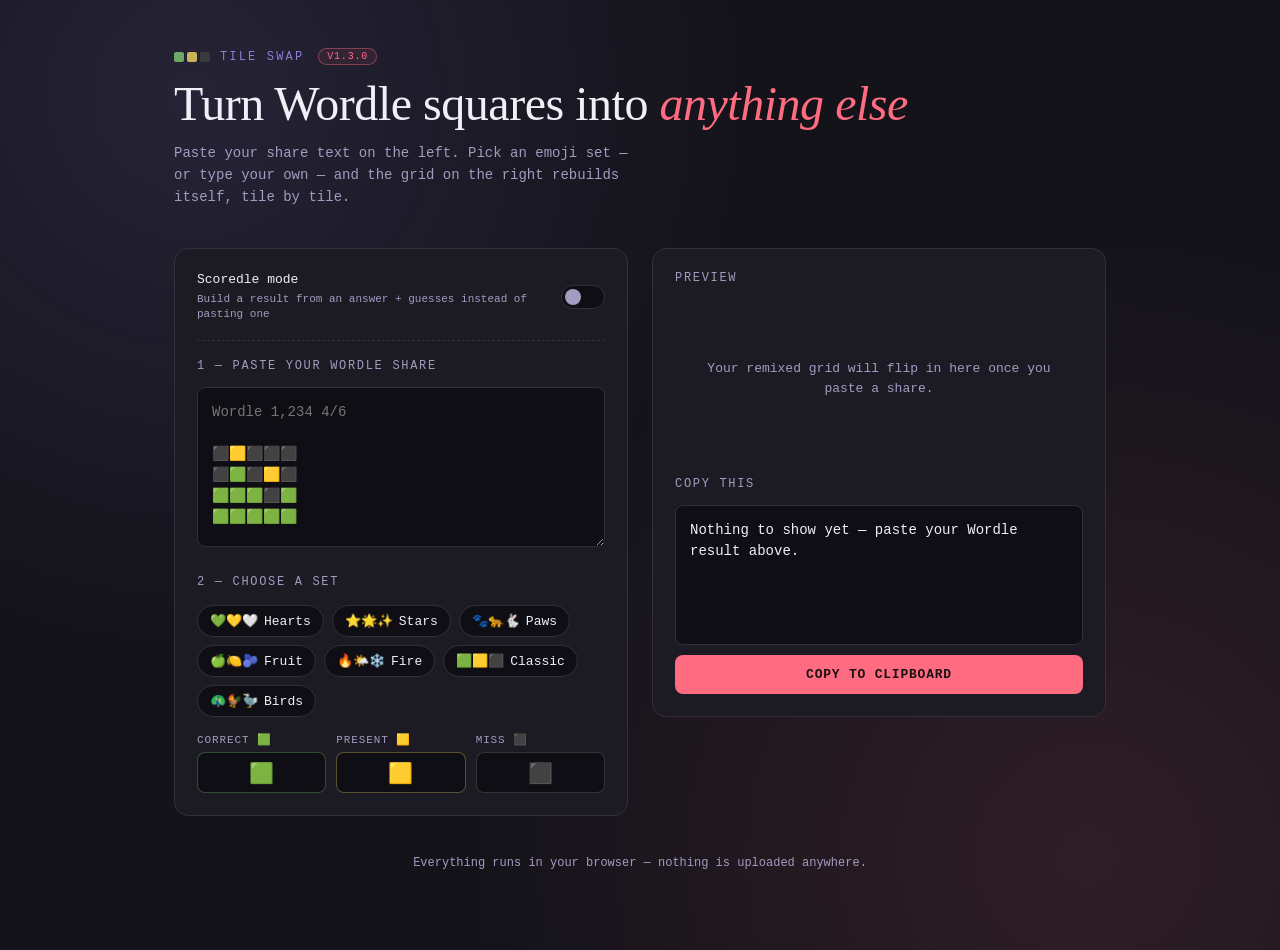
<file: projects/wordle-emoji-swap.html>
<!DOCTYPE html>
<html lang="en">
<head>
<meta charset="UTF-8">
<meta name="viewport" content="width=device-width, initial-scale=1.0">
<title>Tile Swap — Wordle Emoji Remixer</title>
<style>
  @font-face {
    font-family: 'system-mono';
    src: local('SFMono-Regular'), local('Consolas'), local('Menlo'), local('monospace');
  }

  :root{
    --bg: #14131a;
    --bg-raised: #1c1b24;
    --line: #322f3d;
    --ink: #f1eef7;
    --ink-dim: #a49bc0;
    --green: #6aaa64;
    --yellow: #c9b458;
    --gray: #3a3a3c;
    --accent: #ff6b81;
    --accent-2: #8b7fd6;
    --radius: 14px;
  }

  *{ box-sizing: border-box; }

  html, body{
    margin:0;
    padding:0;
    background: var(--bg);
    color: var(--ink);
    font-family: 'Georgia', 'Iowan Old Style', serif;
    min-height: 100vh;
  }

  body{
    background-image:
      radial-gradient(circle at 15% 10%, rgba(139,127,214,0.15), transparent 40%),
      radial-gradient(circle at 85% 90%, rgba(255,107,129,0.12), transparent 45%);
  }

  .wrap{
    max-width: 980px;
    margin: 0 auto;
    padding: 48px 24px 80px;
  }

  header{
    margin-bottom: 40px;
  }

  .eyebrow{
    font-family: 'Courier New', monospace;
    font-size: 12px;
    letter-spacing: 0.18em;
    text-transform: uppercase;
    color: var(--accent-2);
    display: flex;
    align-items: center;
    gap: 10px;
    margin-bottom: 14px;
  }

  .eyebrow .tiles{ display:flex; gap:3px; }
  .eyebrow .tiles span{
    width: 10px; height: 10px; border-radius: 2px;
  }
  .eyebrow .tiles span:nth-child(1){ background: var(--green); }
  .eyebrow .tiles span:nth-child(2){ background: var(--yellow); }
  .eyebrow .tiles span:nth-child(3){ background: var(--gray); }

  .version-badge{
    font-family: 'Courier New', monospace;
    font-size: 10px;
    letter-spacing: 0.08em;
    color: var(--accent);
    border: 1px solid rgba(255,107,129,0.4);
    background: rgba(255,107,129,0.08);
    padding: 2px 8px;
    border-radius: 20px;
    margin-left: 4px;
  }

  h1{
    font-size: clamp(32px, 5vw, 48px);
    line-height: 1.05;
    margin: 0 0 12px;
    font-weight: 400;
    letter-spacing: -0.01em;
  }
  h1 em{
    font-style: italic;
    color: var(--accent);
  }

  .sub{
    color: var(--ink-dim);
    font-size: 16px;
    max-width: 56ch;
    line-height: 1.55;
    font-family: 'Courier New', monospace;
    font-size: 14px;
  }

  .grid-layout{
    display: grid;
    grid-template-columns: 1fr 1fr;
    gap: 24px;
    align-items: start;
  }

  @media (max-width: 800px){
    .grid-layout{ grid-template-columns: 1fr; }
  }

  .panel{
    background: var(--bg-raised);
    border: 1px solid var(--line);
    border-radius: var(--radius);
    padding: 22px;
  }

  .panel h2{
    font-family: 'Courier New', monospace;
    font-size: 12px;
    letter-spacing: 0.14em;
    text-transform: uppercase;
    color: var(--ink-dim);
    margin: 0 0 14px;
    font-weight: normal;
  }

  textarea{
    width: 100%;
    min-height: 160px;
    background: #0f0e14;
    border: 1px solid var(--line);
    border-radius: 8px;
    color: var(--ink);
    font-family: 'Courier New', monospace;
    font-size: 14px;
    line-height: 1.5;
    padding: 14px;
    resize: vertical;
  }
  textarea:focus{
    outline: none;
    border-color: var(--accent-2);
  }

  .presets{
    display: flex;
    flex-wrap: wrap;
    gap: 8px;
    margin: 16px 0 4px;
  }

  .preset-btn{
    font-family: 'Courier New', monospace;
    font-size: 13px;
    background: #0f0e14;
    border: 1px solid var(--line);
    color: var(--ink);
    padding: 7px 12px;
    border-radius: 20px;
    cursor: pointer;
    transition: border-color 0.15s, transform 0.1s;
    display: flex;
    align-items: center;
    gap: 6px;
  }
  .preset-btn:hover{ border-color: var(--accent-2); }
  .preset-btn:active{ transform: scale(0.96); }
  .preset-btn.active{
    border-color: var(--accent);
    color: var(--accent);
  }

  .custom-row{
    display: grid;
    grid-template-columns: 1fr 1fr 1fr;
    gap: 10px;
    margin-top: 16px;
  }

  .field label{
    display: block;
    font-family: 'Courier New', monospace;
    font-size: 11px;
    letter-spacing: 0.08em;
    text-transform: uppercase;
    color: var(--ink-dim);
    margin-bottom: 6px;
  }

  .field input{
    width: 100%;
    background: #0f0e14;
    border: 1px solid var(--line);
    border-radius: 8px;
    color: var(--ink);
    font-size: 20px;
    text-align: center;
    padding: 8px 4px;
  }
  .field input:focus{ outline:none; border-color: var(--accent-2); }
  .field.g input{ border-color: rgba(106,170,100,0.4); }
  .field.y input{ border-color: rgba(201,180,88,0.4); }
  .field.k input{ border-color: rgba(255,255,255,0.15); }

  .stage{
    min-height: 160px;
    display: flex;
    flex-direction: column;
    align-items: center;
    justify-content: center;
    gap: 6px;
    padding: 20px 10px;
  }

  .stage .row{
    display: flex;
    gap: 6px;
  }

  .stage .tile{
    width: 34px;
    height: 34px;
    display: flex;
    align-items: center;
    justify-content: center;
    font-size: 20px;
    border-radius: 6px;
    background: #0f0e14;
    border: 1px solid var(--line);
    animation: flip 0.5s ease forwards;
    animation-delay: calc(var(--i) * 60ms);
    opacity: 0;
    transform: rotateX(90deg);
  }

  @keyframes flip{
    0%{ opacity: 0; transform: rotateX(90deg); }
    60%{ opacity: 1; }
    100%{ opacity: 1; transform: rotateX(0deg); }
  }

  .stage .placeholder{
    font-family: 'Courier New', monospace;
    font-size: 13px;
    color: var(--ink-dim);
    text-align: center;
    line-height: 1.6;
  }

  .output-box{
    position: relative;
    margin-top: 18px;
  }

  pre#output{
    width: 100%;
    min-height: 140px;
    background: #0f0e14;
    border: 1px solid var(--line);
    border-radius: 8px;
    color: var(--ink);
    font-family: 'Courier New', monospace;
    font-size: 14px;
    line-height: 1.5;
    padding: 14px;
    margin: 0;
    white-space: pre-wrap;
    word-break: break-word;
  }

  .copy-btn{
    margin-top: 10px;
    width: 100%;
    background: var(--accent);
    border: none;
    color: #1a1113;
    font-family: 'Courier New', monospace;
    font-size: 13px;
    letter-spacing: 0.06em;
    text-transform: uppercase;
    padding: 12px;
    border-radius: 8px;
    cursor: pointer;
    font-weight: bold;
    transition: filter 0.15s, transform 0.1s;
  }
  .copy-btn:hover{ filter: brightness(1.08); }
  .copy-btn:active{ transform: scale(0.98); }
  .copy-btn.copied{ background: var(--green); color: #0f1a0e; }

  .mode-row{
    display: flex;
    align-items: center;
    justify-content: space-between;
    gap: 12px;
    margin-bottom: 18px;
    padding-bottom: 18px;
    border-bottom: 1px dashed var(--line);
  }

  .mode-row .mode-label{
    font-family: 'Courier New', monospace;
    font-size: 13px;
    color: var(--ink);
    line-height: 1.4;
  }
  .mode-row .mode-label small{
    display: block;
    color: var(--ink-dim);
    font-size: 11px;
    margin-top: 2px;
  }

  .switch{
    position: relative;
    display: inline-block;
    width: 44px;
    height: 24px;
    flex-shrink: 0;
    cursor: pointer;
  }
  .switch input{
    opacity: 0;
    width: 0;
    height: 0;
  }
  .switch .track{
    position: absolute;
    inset: 0;
    background: #0f0e14;
    border: 1px solid var(--line);
    border-radius: 24px;
    transition: background 0.15s, border-color 0.15s;
  }
  .switch .track::after{
    content: '';
    position: absolute;
    width: 16px;
    height: 16px;
    left: 3px;
    top: 50%;
    transform: translateY(-50%);
    background: var(--ink-dim);
    border-radius: 50%;
    transition: transform 0.15s, background 0.15s;
  }
  .switch input:checked + .track{
    border-color: var(--accent-2);
    background: rgba(139,127,214,0.15);
  }
  .switch input:checked + .track::after{
    transform: translate(20px, -50%);
    background: var(--accent-2);
  }

  .builder{
    display: none;
    margin-bottom: 20px;
  }
  .builder.active{ display: block; }

  .builder .answer-field{
    margin-bottom: 16px;
  }
  .builder .answer-field label{
    display: block;
    font-family: 'Courier New', monospace;
    font-size: 11px;
    letter-spacing: 0.08em;
    text-transform: uppercase;
    color: var(--ink-dim);
    margin-bottom: 6px;
  }
  .builder .answer-field input{
    width: 100%;
    max-width: 200px;
    background: #0f0e14;
    border: 1px solid var(--line);
    border-radius: 8px;
    color: var(--ink);
    font-family: 'Courier New', monospace;
    font-size: 18px;
    letter-spacing: 0.1em;
    text-transform: uppercase;
    padding: 8px 12px;
  }
  .builder .answer-field input:focus{ outline:none; border-color: var(--accent-2); }
  .builder .answer-field .hint{
    font-family: 'Courier New', monospace;
    font-size: 11px;
    color: var(--ink-dim);
    margin-top: 6px;
  }

  .guess-block{
    margin-bottom: 12px;
  }

  .guess-row{
    display: flex;
    align-items: center;
    gap: 10px;
    margin-bottom: 0;
  }
  .guess-row input{
    width: 120px;
    background: #0f0e14;
    border: 1px solid var(--line);
    border-radius: 8px;
    color: var(--ink);
    font-family: 'Courier New', monospace;
    font-size: 15px;
    letter-spacing: 0.08em;
    text-transform: uppercase;
    padding: 7px 10px;
  }
  .guess-row input:focus{ outline:none; border-color: var(--accent-2); }

  .guess-row .mini-tiles{
    display: flex;
    gap: 3px;
  }
  .guess-row .mini-tiles span{
    width: 20px;
    height: 20px;
    border-radius: 4px;
    background: #232030;
    border: 1px solid var(--line);
  }
  .guess-row .mini-tiles span.g{ background: var(--green); border-color: var(--green); }
  .guess-row .mini-tiles span.y{ background: var(--yellow); border-color: var(--yellow); }
  .guess-row .mini-tiles span.b{ background: #2c2a34; }

  .guess-row .count{
    font-family: 'Courier New', monospace;
    font-size: 12px;
    color: var(--accent-2);
    min-width: 84px;
  }

  .guess-row .remove-btn{
    background: none;
    border: none;
    color: var(--ink-dim);
    cursor: pointer;
    font-size: 16px;
    padding: 0 4px;
    margin-left: auto;
  }
  .guess-row .remove-btn:hover{ color: var(--accent); }

  .candidates{
    font-family: 'Courier New', monospace;
    font-size: 11px;
    color: var(--ink-dim);
    line-height: 1.5;
    padding-left: 2px;
    margin-top: 4px;
    min-height: 14px;
  }

  .builder-actions{
    display: flex;
    gap: 10px;
    margin-top: 12px;
  }

  .add-guess-btn{
    font-family: 'Courier New', monospace;
    font-size: 13px;
    background: #0f0e14;
    border: 1px solid var(--line);
    color: var(--ink-dim);
    padding: 7px 14px;
    border-radius: 20px;
    cursor: pointer;
  }
  .add-guess-btn:hover{ border-color: var(--accent-2); color: var(--ink); }
  .add-guess-btn:disabled{ opacity: 0.4; cursor: not-allowed; }

  .use-btn{
    font-family: 'Courier New', monospace;
    font-size: 13px;
    background: var(--accent-2);
    border: none;
    color: #16131f;
    font-weight: bold;
    padding: 7px 14px;
    border-radius: 20px;
    cursor: pointer;
  }
  .use-btn:hover{ filter: brightness(1.08); }

  .reset-btn{
    font-family: 'Courier New', monospace;
    font-size: 13px;
    background: none;
    border: 1px solid var(--line);
    color: var(--ink-dim);
    padding: 7px 14px;
    border-radius: 20px;
    cursor: pointer;
  }
  .reset-btn:hover{ border-color: var(--accent); color: var(--accent); }

  .textarea-note{
    font-family: 'Courier New', monospace;
    font-size: 11px;
    color: var(--ink-dim);
    margin: 8px 0 0;
  }

  footer{
    margin-top: 40px;
    text-align: center;
    color: var(--ink-dim);
    font-family: 'Courier New', monospace;
    font-size: 12px;
  }
</style>
</head>
<body>
<div class="wrap">
  <header>
    <div class="eyebrow"><span class="tiles"><span></span><span></span><span></span></span> tile swap <span class="version-badge" id="versionBadge">v1.1.0</span></div>
    <h1>Turn Wordle squares into <em>anything else</em></h1>
    <p class="sub">Paste your share text on the left. Pick an emoji set — or type your own — and the grid on the right rebuilds itself, tile by tile.</p>
  </header>

  <div class="grid-layout">
    <div class="panel">
      <div class="mode-row">
        <span class="mode-label">Scoredle mode
          <small>Build a result from an answer + guesses instead of pasting one</small>
        </span>
        <label class="switch">
          <input type="checkbox" id="scoredleToggle">
          <span class="track"></span>
        </label>
      </div>

      <div class="builder" id="builder">
        <h2>1 — Build a Scoredle result</h2>
        <div class="answer-field">
          <label>Answer word</label>
          <input type="text" id="answerWord" maxlength="5" placeholder="TRACE">
          <p class="hint" id="answerHint">Scored against the full allowable Wordle guess list (~12,900 words).</p>
        </div>
        <div id="guessRows"></div>
        <div class="builder-actions">
          <button class="add-guess-btn" id="addGuessBtn" type="button">+ Add guess</button>
          <button class="use-btn" id="useBtn" type="button">Use in transformer ↓</button>
          <button class="reset-btn" id="resetBtn" type="button">Reset</button>
        </div>
      </div>

      <h2 id="pasteHeading">1 — Paste your Wordle share</h2>
      <textarea id="input" placeholder="Wordle 1,234 4/6&#10;&#10;⬛🟨⬛⬛⬛&#10;⬛🟩⬛🟨⬛&#10;🟩🟩🟩⬛🟩&#10;🟩🟩🟩🟩🟩"></textarea>
      <p class="textarea-note" id="textareaNote" style="display:none;">Generated by the Scoredle builder above — feel free to edit before transforming.</p>

      <h2 style="margin-top:24px;">2 — Choose a set</h2>
      <div class="presets" id="presets"></div>

      <div class="custom-row">
        <div class="field g">
          <label>Correct 🟩</label>
          <input type="text" id="in-green" maxlength="4" value="🟩">
        </div>
        <div class="field y">
          <label>Present 🟨</label>
          <input type="text" id="in-yellow" maxlength="4" value="🟨">
        </div>
        <div class="field k">
          <label>Miss ⬛</label>
          <input type="text" id="in-gray" maxlength="4" value="⬛">
        </div>
      </div>
    </div>

    <div class="panel">
      <h2>Preview</h2>
      <div class="stage" id="stage">
        <p class="placeholder">Your remixed grid will flip in here once you paste a share.</p>
      </div>
      <div class="output-box">
        <h2>Copy this</h2>
        <pre id="output">Nothing to show yet — paste your Wordle result above.</pre>
        <button class="copy-btn" id="copyBtn">Copy to clipboard</button>
      </div>
    </div>
  </div>

  <footer>Everything runs in your browser — nothing is uploaded anywhere.</footer>
</div>

<script>
  // CHANGELOG
  // v1.3.0 — Scoredle: fixed focus dropping out of the guess box after
  //          each letter (rows no longer get rebuilt from scratch on
  //          every keystroke); tallies now count against the full
  //          ~12,900-word allowable guess list instead of just the
  //          2,309 possible solutions; each guess now lists up to 12
  //          example words still in play (UI only, not in the copied
  //          text); added a peacock/rooster/dodo emoji set.
  // v1.2.0 — added Scoredle mode: build a result from an answer word +
  //          guesses and see how many of the 2,309 possible answers
  //          remain viable after each one. Toggle it off to go back to
  //          plain paste-and-transform. Output feeds straight into the
  //          transformer below.
  // v1.1.0 — fixed green/yellow squares not being replaced (missing 'u'
  //          regex flag broke matching on surrogate-pair emoji); added
  //          this version badge.
  // v1.0.0 — initial release: paste, presets, custom emoji, flip preview.
  const VERSION = 'v1.3.0';
  document.getElementById('versionBadge').textContent = VERSION;

  // The full allowable Wordle guess list (answers + extra accepted
  // guesses), used to tally how many words remain viable after each
  // guess — not just the smaller list of past/future solutions.
  const FULL_POOL = "aahed,aalii,aargh,aarti,abaca,abaci,aback,abacs,abaft,abaka,abamp,aband,abase,abash,abask,abate,abaya,abbas,abbed,abbes,abbey,abbot,abcee,abeam,abear,abele,abers,abets,abhor,abide,abies,abled,abler,ables,ablet,ablow,abmho,abode,abohm,aboil,aboma,aboon,abord,abore,abort,about,above,abram,abray,abrim,abrin,abris,absey,absit,abuna,abune,abuse,abuts,abuzz,abyes,abysm,abyss,acais,acari,accas,accoy,acerb,acers,aceta,achar,ached,aches,achoo,acids,acidy,acing,acini,ackee,acker,acmes,acmic,acned,acnes,acock,acold,acorn,acred,acres,acrid,acros,acted,actin,acton,actor,acute,acyls,adage,adapt,adaws,adays,adbot,addax,added,adder,addio,addle,adeem,adept,adhan,adieu,adios,adits,adman,admen,admin,admit,admix,adobe,adobo,adopt,adore,adorn,adown,adoze,adrad,adred,adsum,aduki,adult,adunc,adust,advew,adyta,adzed,adzes,aecia,aedes,aegis,aeons,aerie,aeros,aesir,afald,afara,afars,afear,affix,afire,aflaj,afoot,afore,afoul,afrit,afros,after,again,agama,agami,agape,agars,agast,agate,agave,agaze,agene,agent,agers,agger,aggie,aggri,aggro,aggry,aghas,agila,agile,aging,agios,agism,agist,agita,aglee,aglet,agley,agloo,aglow,aglus,agmas,agoge,agone,agons,agony,agood,agree,agria,agrin,agros,agued,agues,aguna,aguti,ahead,aheap,ahent,ahigh,ahind,ahing,ahint,ahold,ahull,ahuru,aidas,aided,aider,aides,aidoi,aidos,aiery,aigas,aight,ailed,aimed,aimer,ainee,ainga,aioli,aired,airer,airns,airth,airts,aisle,aitch,aitus,aiver,aiyee,aizle,ajies,ajiva,ajuga,ajwan,akees,akela,akene,aking,akita,akkas,alaap,alack,alamo,aland,alane,alang,alans,alant,alapa,alaps,alarm,alary,alate,alays,albas,albee,album,alcid,alcos,aldea,alder,aldol,aleck,alecs,alefs,aleft,aleph,alert,alews,aleye,alfas,algae,algal,algas,algid,algin,algor,algum,alias,alibi,alien,alifs,align,alike,aline,alist,alive,aliya,alkie,alkos,alkyd,alkyl,allay,allee,allel,alley,allis,allod,allot,allow,alloy,allyl,almah,almas,almeh,almes,almud,almug,alods,aloed,aloes,aloft,aloha,aloin,alone,along,aloof,aloos,aloud,alowe,alpha,altar,alter,altho,altos,alula,alums,alure,alvar,alway,amahs,amain,amass,amate,amaut,amaze,amban,amber,ambit,amble,ambos,ambry,ameba,ameer,amend,amene,amens,ament,amias,amice,amici,amide,amido,amids,amies,amiga,amigo,amine,amino,amins,amirs,amiss,amity,amlas,amman,ammon,ammos,amnia,amnic,amnio,amoks,amole,among,amort,amour,amove,amowt,amped,ample,amply,ampul,amrit,amuck,amuse,amyls,anana,anata,ancho,ancle,ancon,andro,anear,anele,anent,angas,angel,anger,angle,anglo,angry,angst,anigh,anile,anils,anima,anime,animi,anion,anise,anker,ankhs,ankle,ankus,anlas,annal,annas,annat,annex,annoy,annul,anoas,anode,anole,anomy,ansae,antae,antar,antas,anted,antes,antic,antis,antra,antre,antsy,anura,anvil,anyon,aorta,apace,apage,apaid,apart,apayd,apays,apeak,apeek,apers,apert,apery,apgar,aphid,aphis,apian,aping,apiol,apish,apism,apnea,apode,apods,apoop,aport,appal,appay,appel,apple,apply,appro,appui,appuy,apres,apron,apses,apsis,apsos,apted,apter,aptly,aquae,aquas,araba,araks,arame,arars,arbas,arbor,arced,archi,arcos,arcus,ardeb,ardor,ardri,aread,areae,areal,arear,areas,areca,aredd,arede,arefy,areic,arena,arene,arepa,arere,arete,arets,arett,argal,argan,argil,argle,argol,argon,argot,argue,argus,arhat,arias,ariel,ariki,arils,ariot,arise,arish,arked,arled,arles,armed,armer,armet,armil,armor,arnas,arnut,aroba,aroha,aroid,aroma,arose,arpas,arpen,arrah,arras,array,arret,arris,arrow,arroz,arsed,arses,arsey,arsis,arson,artal,artel,artic,artis,artsy,aruhe,arums,arval,arvee,arvos,aryls,asana,ascon,ascot,ascus,asdic,ashed,ashen,ashes,ashet,aside,asked,asker,askew,askoi,askos,aspen,asper,aspic,aspie,aspis,aspro,assai,assam,assay,asses,asset,assez,assot,aster,astir,astun,asura,asway,aswim,asyla,ataps,ataxy,atigi,atilt,atimy,atlas,atman,atmas,atmos,atocs,atoke,atoks,atoll,atoms,atomy,atone,atony,atopy,atria,atrip,attap,attar,attic,atuas,audad,audio,audit,auger,aught,augur,aulas,aulic,auloi,aulos,aumil,aunes,aunts,aunty,aurae,aural,aurar,auras,aurei,aures,auric,auris,aurum,autos,auxin,avail,avale,avant,avast,avels,avens,avers,avert,avgas,avian,avine,avion,avise,aviso,avize,avoid,avows,avyze,await,awake,award,aware,awarn,awash,awato,awave,aways,awdls,aweel,aweto,awful,awing,awmry,awned,awner,awoke,awols,awork,axels,axial,axile,axils,axing,axiom,axion,axite,axled,axles,axman,axmen,axoid,axone,axons,ayahs,ayaya,ayelp,aygre,ayins,ayont,ayres,ayrie,azans,azide,azido,azine,azlon,azoic,azole,azons,azote,azoth,azuki,azure,azurn,azury,azygy,azyme,azyms,baaed,baals,babas,babel,babes,babka,baboo,babul,babus,bacca,bacco,baccy,bacha,bachs,backs,bacon,baddy,badge,badly,baels,baffs,baffy,bafts,bagel,baggy,baghs,bagie,bahts,bahus,bahut,bails,bairn,baisa,baith,baits,baiza,baize,bajan,bajra,bajri,bajus,baked,baken,baker,bakes,bakra,balas,balds,baldy,baled,baler,bales,balks,balky,balls,bally,balms,balmy,baloo,balsa,balti,balun,balus,bambi,banak,banal,banco,bancs,banda,bandh,bands,bandy,baned,banes,bangs,bania,banjo,banks,banns,bants,bantu,banty,banya,bapus,barbe,barbs,barby,barca,barde,bardo,bards,bardy,bared,barer,bares,barfi,barfs,barge,baric,barks,barky,barms,barmy,barns,barny,baron,barps,barra,barre,barro,barry,barye,basal,basan,based,basen,baser,bases,basho,basic,basij,basil,basin,basis,basks,bason,basse,bassi,basso,bassy,basta,baste,basti,basto,basts,batch,bated,bates,bathe,baths,batik,baton,batta,batts,battu,batty,bauds,bauks,baulk,baurs,bavin,bawds,bawdy,bawks,bawls,bawns,bawrs,bawty,bayed,bayer,bayes,bayle,bayou,bayts,bazar,bazoo,beach,beads,beady,beaks,beaky,beals,beams,beamy,beano,beans,beany,beard,beare,bears,beast,beath,beats,beaty,beaus,beaut,beaux,bebop,becap,becke,becks,bedad,bedel,bedes,bedew,bedim,bedye,beech,beedi,beefs,beefy,beeps,beers,beery,beets,befit,befog,begad,began,begar,begat,begem,beget,begin,begot,begum,begun,beige,beigy,being,beins,bekah,belah,belar,belay,belch,belee,belga,belie,belle,bells,belly,belon,below,belts,bemad,bemas,bemix,bemud,bench,bends,bendy,benes,benet,benga,benis,benne,benni,benny,bento,bents,benty,bepat,beray,beres,beret,bergs,berko,berks,berme,berms,berob,berry,berth,beryl,besat,besaw,besee,beses,beset,besit,besom,besot,besti,bests,betas,beted,betel,betes,beths,betid,beton,betta,betty,bevel,bever,bevor,bevue,bevvy,bewet,bewig,bezel,bezes,bezil,bezzy,bhais,bhaji,bhang,bhats,bhels,bhoot,bhuna,bhuts,biach,biali,bialy,bibbs,bibes,bible,biccy,bicep,bices,biddy,bided,bider,bides,bidet,bidis,bidon,bield,biers,biffo,biffs,biffy,bifid,bigae,biggs,biggy,bigha,bight,bigly,bigos,bigot,bijou,biked,biker,bikes,bikie,bilbo,bilby,biled,biles,bilge,bilgy,bilks,bills,billy,bimah,bimas,bimbo,binal,bindi,binds,biner,bines,binge,bingo,bings,bingy,binit,binks,bints,biogs,biome,biont,biota,biped,bipod,birch,birds,birks,birle,birls,biros,birrs,birse,birsy,birth,bises,bisks,bisom,bison,biter,bites,bitos,bitou,bitsy,bitte,bitts,bitty,bivia,bivvy,bizes,bizzo,bizzy,blabs,black,blade,blads,blady,blaer,blaes,blaff,blags,blahs,blain,blame,blams,bland,blank,blare,blart,blase,blash,blast,blate,blats,blatt,blaud,blawn,blaws,blays,blaze,bleak,blear,bleat,blebs,blech,bleed,bleep,blees,blend,blent,blert,bless,blest,blets,bleys,blimp,blimy,blind,bling,blini,blink,blins,bliny,blips,bliss,blist,blite,blits,blitz,blive,bloat,blobs,block,blocs,blogs,bloke,blond,blood,blook,bloom,bloop,blore,blots,blown,blows,blowy,blubs,blude,bluds,bludy,blued,bluer,blues,bluet,bluey,bluff,bluid,blume,blunk,blunt,blurb,blurs,blurt,blush,blype,boabs,boaks,board,boars,boart,boast,boats,bobac,bobak,bobas,bobby,bobol,bobos,bocca,bocce,bocci,boche,bocks,boded,bodes,bodge,bodhi,bodle,boeps,boets,boeuf,boffo,boffs,bogan,bogey,boggy,bogie,bogle,bogue,bogus,bohea,bohos,boils,boing,boink,boite,boked,bokeh,bokes,bokos,bolar,bolas,bolds,boles,bolix,bolls,bolos,bolts,bolus,bomas,bombe,bombo,bombs,bonce,bonds,boned,boner,bones,boney,bongo,bongs,bonie,bonks,bonne,bonny,bonus,bonza,bonze,booai,booay,boobs,booby,boody,booed,boofy,boogy,boohs,books,booky,bools,booms,boomy,boong,boons,boord,boors,boose,boost,booth,boots,booty,booze,boozy,boppy,borak,boral,boras,borax,borde,bords,bored,boree,borel,borer,bores,borgo,boric,borks,borms,borna,borne,boron,borts,borty,bortz,bosie,bosks,bosky,bosom,boson,bossy,bosun,botas,botch,botel,botes,bothy,botte,botts,botty,bouge,bough,bouks,boule,boult,bound,bouns,bourd,bourg,bourn,bouse,bousy,bouts,bovid,bowat,bowed,bowel,bower,bowes,bowet,bowie,bowls,bowne,bowrs,bowse,boxed,boxen,boxer,boxes,boxla,boxty,boyar,boyau,boyed,boyfs,boygs,boyla,boyos,boysy,bozos,braai,brace,brach,brack,bract,brads,braes,brags,braid,brail,brain,brake,braks,braky,brame,brand,brane,brank,brans,brant,brash,brass,brast,brats,brava,brave,bravi,bravo,brawl,brawn,braws,braxy,brays,braza,braze,bread,break,bream,brede,breds,breed,breem,breer,brees,breid,breis,breme,brens,brent,brere,brers,breve,brews,breys,briar,bribe,brick,bride,brief,brier,bries,brigs,briki,briks,brill,brims,brine,bring,brink,brins,briny,brios,brise,brisk,briss,brith,brits,britt,brize,broad,broch,brock,brods,brogh,brogs,broil,broke,brome,bromo,bronc,brond,brood,brook,brool,broom,broos,brose,brosy,broth,brown,brows,brugh,bruin,bruit,brule,brume,brung,brunt,brush,brusk,brust,brute,bruts,buats,buaze,bubal,bubas,bubba,bubbe,bubby,bubus,buchu,bucko,bucks,bucku,budas,buddy,budge,budis,budos,buffa,buffe,buffi,buffo,buffs,buffy,bufos,bufty,buggy,bugle,buhls,buhrs,buiks,build,built,buist,bukes,bulbs,bulge,bulgy,bulks,bulky,bulla,bulls,bully,bulse,bumbo,bumfs,bumph,bumps,bumpy,bunas,bunce,bunch,bunco,bunde,bundh,bunds,bundt,bundu,bundy,bungs,bungy,bunia,bunje,bunjy,bunko,bunks,bunns,bunny,bunts,bunty,bunya,buoys,buppy,buran,buras,burbs,burds,buret,burfi,burgh,burgs,burin,burka,burke,burks,burls,burly,burns,burnt,buroo,burps,burqa,burro,burrs,burry,bursa,burse,burst,busby,bused,buses,bushy,busks,busky,bussu,busti,busts,busty,butch,buteo,butes,butle,butoh,butte,butts,butty,butut,butyl,buxom,buyer,buzzy,bwana,bwazi,byded,bydes,byked,bykes,bylaw,byres,byrls,byssi,bytes,byway,caaed,cabal,cabas,cabby,caber,cabin,cable,cabob,caboc,cabre,cacao,cacas,cache,cacks,cacky,cacti,caddy,cadee,cades,cadet,cadge,cadgy,cadie,cadis,cadre,caeca,caese,cafes,caffs,caged,cager,cages,cagey,cagot,cahow,caids,cains,caird,cairn,cajon,cajun,caked,cakes,cakey,calfs,calid,calif,calix,calks,calla,calls,calms,calmy,calos,calpa,calps,calve,calyx,caman,camas,camel,cameo,cames,camis,camos,campi,campo,camps,campy,camus,canal,candy,caned,caneh,caner,canes,cangs,canid,canna,canns,canny,canoe,canon,canso,canst,canto,cants,canty,capas,caped,caper,capes,capex,caphs,capiz,caple,capon,capos,capot,capri,capul,caput,carap,carat,carbo,carbs,carby,cardi,cards,cardy,cared,carer,cares,caret,carex,cargo,carks,carle,carls,carns,carny,carob,carol,carom,caron,carpi,carps,carrs,carry,carse,carta,carte,carts,carve,carvy,casas,casco,cased,cases,casks,casky,caste,casts,casus,catch,cater,cates,catty,cauda,cauks,cauld,caulk,cauls,caums,caups,cauri,causa,cause,cavas,caved,cavel,caver,caves,cavie,cavil,cawed,cawks,caxon,cease,ceaze,cebid,cecal,cecum,cedar,ceded,ceder,cedes,cedis,ceiba,ceili,ceils,celeb,cella,celli,cello,cells,celom,celts,cense,cento,cents,centu,ceorl,cepes,cerci,cered,ceres,cerge,ceria,ceric,cerne,ceroc,ceros,certs,certy,cesse,cesta,cesti,cetes,cetyl,cezve,chace,chack,chaco,chado,chads,chafe,chaff,chaft,chain,chair,chais,chalk,chals,champ,chams,chana,chang,chank,chant,chaos,chape,chaps,chapt,chara,chard,chare,chark,charm,charr,chars,chart,chary,chase,chasm,chats,chave,chavs,chawk,chaws,chaya,chays,cheap,cheat,check,cheek,cheep,cheer,chefs,cheka,chela,chelp,chemo,chems,chere,chert,chess,chest,cheth,chevy,chews,chewy,chiao,chias,chibs,chica,chich,chick,chico,chics,chide,chief,chiel,chiks,child,chile,chili,chill,chimb,chime,chimo,chimp,china,chine,ching,chino,chins,chips,chirk,chirl,chirm,chiro,chirp,chirr,chirt,chiru,chits,chive,chivs,chivy,chizz,chock,choco,chocs,chode,chogs,choil,choir,choke,choko,choky,chola,choli,cholo,chomp,chons,choof,chook,choom,choon,chops,chord,chore,chose,chota,chott,chout,choux,chowk,chows,chubs,chuck,chufa,chuff,chugs,chump,chums,chunk,churl,churn,churr,chuse,chute,chuts,chyle,chyme,chynd,cibol,cided,cider,cides,ciels,cigar,ciggy,cilia,cills,cimar,cimex,cinch,cinct,cines,cinqs,cions,cippi,circa,circs,cires,cirls,cirri,cisco,cissy,cists,cital,cited,citer,cites,cives,civet,civic,civie,civil,civvy,clach,clack,clade,clads,claes,clags,claim,clame,clamp,clams,clang,clank,clans,claps,clapt,claro,clart,clary,clash,clasp,class,clast,clats,claut,clave,clavi,claws,clays,clean,clear,cleat,cleck,cleek,cleep,clefs,cleft,clegs,cleik,clems,clepe,clept,clerk,cleve,clews,click,clied,clies,cliff,clift,climb,clime,cline,cling,clink,clint,clipe,clips,clipt,clits,cloak,cloam,clock,clods,cloff,clogs,cloke,clomb,clomp,clone,clonk,clons,cloop,cloot,clops,close,clote,cloth,clots,cloud,clour,clous,clout,clove,clown,clows,cloye,cloys,cloze,clubs,cluck,clued,clues,cluey,clump,clung,clunk,clype,cnida,coach,coact,coady,coala,coals,coaly,coapt,coarb,coast,coate,coati,coats,cobbs,cobby,cobia,coble,cobra,cobza,cocas,cocci,cocco,cocks,cocky,cocoa,cocos,codas,codec,coded,coden,coder,codes,codex,codon,coeds,coffs,cogie,cogon,cogue,cohab,cohen,cohoe,cohog,cohos,coifs,coign,coils,coins,coirs,coits,coked,cokes,colas,colby,colds,coled,coles,coley,colic,colin,colls,colly,colog,colon,color,colts,colza,comae,comal,comas,combe,combi,combo,combs,comby,comer,comes,comet,comfy,comic,comix,comma,commo,comms,commy,compo,comps,compt,comte,comus,conch,condo,coned,cones,coney,confs,conga,conge,congo,conia,conic,conin,conks,conky,conne,conns,conte,conto,conus,convo,cooch,cooed,cooee,cooer,cooey,coofs,cooks,cooky,cools,cooly,coomb,cooms,coomy,coops,coopt,coost,coots,cooze,copal,copay,coped,copen,coper,copes,coppy,copra,copse,copsy,coqui,coral,coram,corbe,corby,cords,cored,corer,cores,corey,corgi,coria,corks,corky,corms,corni,corno,corns,cornu,corny,corps,corse,corso,cosec,cosed,coses,coset,cosey,cosie,costa,coste,costs,cotan,coted,cotes,coths,cotta,cotts,couch,coude,cough,could,count,coupe,coups,courb,courd,coure,cours,court,couta,couth,coved,coven,cover,coves,covet,covey,covin,cowal,cowan,cowed,cower,cowks,cowls,cowps,cowry,coxae,coxal,coxed,coxes,coxib,coyau,coyed,coyer,coyly,coypu,cozed,cozen,cozes,cozey,cozie,craal,crabs,crack,craft,crags,craic,craig,crake,crame,cramp,crams,crane,crank,crans,crape,craps,crapy,crare,crash,crass,crate,crave,crawl,craws,crays,craze,crazy,creak,cream,credo,creds,creed,creek,creel,creep,crees,creme,crems,crena,crepe,creps,crept,crepy,cress,crest,crewe,crews,crias,cribs,crick,cried,crier,cries,crime,crimp,crims,crine,crios,cripe,crips,crise,crisp,crith,crits,croak,croci,crock,crocs,croft,crogs,cromb,crome,crone,cronk,crons,crony,crook,crool,croon,crops,crore,cross,crost,croup,crout,crowd,crown,crows,croze,cruck,crude,crudo,cruds,crudy,cruel,crues,cruet,cruft,crumb,crump,crunk,cruor,crura,cruse,crush,crust,crusy,cruve,crwth,cryer,crypt,ctene,cubby,cubeb,cubed,cuber,cubes,cubic,cubit,cuddy,cuffo,cuffs,cuifs,cuing,cuish,cuits,cukes,culch,culet,culex,culls,cully,culms,culpa,culti,cults,culty,cumec,cumin,cundy,cunei,cunit,cunts,cupel,cupid,cuppa,cuppy,curat,curbs,curch,curds,curdy,cured,curer,cures,curet,curfs,curia,curie,curio,curli,curls,curly,curns,curny,currs,curry,curse,cursi,curst,curve,curvy,cusec,cushy,cusks,cusps,cuspy,cusso,cusum,cutch,cuter,cutes,cutey,cutie,cutin,cutis,cutto,cutty,cutup,cuvee,cuzes,cwtch,cyano,cyans,cyber,cycad,cycas,cycle,cyclo,cyder,cylix,cymae,cymar,cymas,cymes,cymol,cynic,cysts,cytes,cyton,czars,daals,dabba,daces,dacha,dacks,dadah,dadas,daddy,dados,daffs,daffy,dagga,daggy,dagos,dahls,daiko,daily,daine,daint,dairy,daisy,daker,daled,dales,dalis,dalle,dally,dalts,daman,damar,dames,damme,damns,damps,dampy,dance,dancy,dandy,dangs,danio,danks,danny,dants,daraf,darbs,darcy,dared,darer,dares,darga,dargs,daric,daris,darks,darns,darre,darts,darzi,dashi,dashy,datal,dated,dater,dates,datos,datto,datum,daube,daubs,dauby,dauds,dault,daunt,daurs,dauts,daven,davit,dawah,dawds,dawed,dawen,dawks,dawns,dawts,dayan,daych,daynt,dazed,dazer,dazes,deads,deair,deals,dealt,deans,deare,dearn,dears,deary,deash,death,deave,deaws,deawy,debag,debar,debby,debel,debes,debit,debts,debud,debug,debur,debus,debut,debye,decad,decaf,decal,decan,decay,decko,decks,decor,decos,decoy,decry,dedal,deeds,deedy,deely,deems,deens,deeps,deere,deers,deets,deeve,deevs,defat,defer,deffo,defis,defog,degas,degum,degus,deice,deids,deify,deign,deils,deism,deist,deity,deked,dekes,dekko,delay,deled,deles,delfs,delft,delis,dells,delly,delos,delph,delta,delts,delve,deman,demes,demic,demit,demob,demoi,demon,demos,dempt,demur,denar,denay,dench,denes,denet,denim,denis,dense,dents,deoxy,depot,depth,derat,deray,derby,dered,deres,derig,derma,derms,derns,derny,deros,derro,derry,derth,dervs,desex,deshi,desis,desks,desse,deter,detox,deuce,devas,devel,devil,devis,devon,devos,devot,dewan,dewar,dewax,dewed,dexes,dexie,dhaba,dhaks,dhals,dhikr,dhobi,dhole,dholl,dhols,dhoti,dhows,dhuti,diact,dials,diane,diary,diazo,dibbs,diced,dicer,dices,dicey,dicht,dicks,dicky,dicot,dicta,dicts,dicty,diddy,didie,didos,didst,diebs,diels,diene,diets,diffs,dight,digit,dikas,diked,diker,dikes,dikey,dildo,dilli,dills,dilly,dimbo,dimer,dimes,dimly,dimps,dinar,dined,diner,dines,dinge,dingo,dings,dingy,dinic,dinks,dinky,dinna,dinos,dints,diode,diols,diota,dippy,dipso,diram,direr,dirge,dirke,dirks,dirls,dirts,dirty,disas,disci,disco,discs,dishy,disks,disme,dital,ditas,ditch,dited,dites,ditsy,ditto,ditts,ditty,ditzy,divan,divas,dived,diver,dives,divis,divna,divos,divot,divvy,diwan,dixie,dixit,diyas,dizen,dizzy,djinn,djins,doabs,doats,dobby,dobes,dobie,dobla,dobra,dobro,docht,docks,docos,docus,doddy,dodge,dodgy,dodos,doeks,doers,doest,doeth,doffs,dogan,doges,dogey,doggo,doggy,dogie,dogma,dohyo,doilt,doily,doing,doits,dojos,dolce,dolci,doled,doles,dolia,dolls,dolly,dolma,dolor,dolos,dolts,domal,domed,domes,domic,donah,donas,donee,doner,donga,dongs,donko,donna,donne,donny,donor,donsy,donut,doobs,dooce,doody,dooks,doole,dools,dooly,dooms,doomy,doona,doorn,doors,doozy,dopas,doped,doper,dopes,dopey,dorad,dorba,dorbs,doree,dores,doric,doris,dorks,dorky,dorms,dormy,dorps,dorrs,dorsa,dorse,dorts,dorty,dosai,dosas,dosed,doseh,doser,doses,dosha,dotal,doted,doter,dotes,dotty,douar,doubt,douce,doucs,dough,douks,doula,douma,doums,doups,doura,douse,douts,doved,doven,dover,doves,dovie,dowar,dowds,dowdy,dowed,dowel,dower,dowie,dowle,dowls,dowly,downa,downs,downy,dowps,dowry,dowse,dowts,doxed,doxes,doxie,doyen,doyly,dozed,dozen,dozer,dozes,drabs,drack,draco,draff,draft,drags,drail,drain,drake,drama,drams,drank,drant,drape,draps,drats,drave,drawl,drawn,draws,drays,dread,dream,drear,dreck,dreed,dreer,drees,dregs,dreks,drent,drere,dress,drest,dreys,dribs,drice,dried,drier,dries,drift,drill,drily,drink,drips,dript,drive,droid,droil,droit,droke,drole,droll,drome,drone,drony,droob,droog,drook,drool,droop,drops,dropt,dross,drouk,drove,drown,drows,drubs,drugs,druid,drums,drunk,drupe,druse,drusy,druxy,dryad,dryas,dryer,dryly,dsobo,dsomo,duads,duals,duans,duars,dubbo,ducal,ducat,duces,duchy,ducks,ducky,ducts,duddy,duded,dudes,duels,duets,duett,duffs,dufus,duing,duits,dukas,duked,dukes,dukka,dulce,dules,dulia,dulls,dully,dulse,dumas,dumbo,dumbs,dumka,dumky,dummy,dumps,dumpy,dunam,dunce,dunch,dunes,dungs,dungy,dunks,dunno,dunny,dunsh,dunts,duomi,duomo,duped,duper,dupes,duple,duply,duppy,dural,duras,dured,dures,durgy,durns,duroc,duros,duroy,durra,durrs,durry,durst,durum,durzi,dusks,dusky,dusts,dusty,dutch,duvet,duxes,dwaal,dwale,dwalm,dwams,dwang,dwarf,dwaum,dweeb,dwell,dwelt,dwile,dwine,dyads,dyers,dying,dykon,dynel,dynes,dzhos,eager,eagle,eagre,ealed,eales,eaned,eards,eared,earls,early,earns,earnt,earst,earth,eased,easel,easer,eases,easle,easts,eaten,eater,eathe,eaved,eaves,ebbed,ebbet,ebons,ebony,ebook,ecads,eched,eches,echos,eclat,ecrus,edema,edged,edger,edges,edict,edify,edile,edits,educe,educt,eejit,eensy,eerie,eeven,eevns,effed,egads,egers,egest,eggar,egged,egger,egmas,egret,ehing,eider,eidos,eight,eigne,eiked,eikon,eilds,eisel,eject,ejido,eking,ekkas,elain,eland,elans,elate,elbow,elchi,elder,eldin,elect,elegy,elemi,elfed,elfin,eliad,elide,elint,elite,elmen,eloge,elogy,eloin,elope,elops,elpee,elsin,elude,elute,elvan,elven,elver,elves,emacs,email,embar,embay,embed,ember,embog,embow,embox,embus,emcee,emeer,emend,emerg,emery,emeus,emics,emirs,emits,emmas,emmer,emmet,emmew,emmys,emoji,emong,emote,emove,empts,empty,emule,emure,emyde,emyds,enact,enarm,enate,ended,ender,endew,endow,endue,enema,enemy,enews,enfix,eniac,enjoy,enlit,enmew,ennog,ennui,enoki,enols,enorm,enows,enrol,ensew,ensky,ensue,enter,entia,entry,enure,enurn,envoi,envoy,enzym,eorls,eosin,epact,epees,ephah,ephas,ephod,ephor,epics,epoch,epode,epopt,epoxy,epris,equal,eques,equid,equip,erase,erbia,erect,erevs,ergon,ergos,ergot,erhus,erica,erick,erics,ering,erned,ernes,erode,erose,erred,error,erses,eruct,erugo,erupt,eruvs,erven,ervil,escar,escot,esile,eskar,esker,esnes,essay,esses,ester,estoc,estop,estro,etage,etape,etats,etens,ethal,ether,ethic,ethne,ethos,ethyl,etics,etnas,ettin,ettle,etude,etuis,etwee,etyma,eughs,euked,eupad,euros,eusol,evade,evens,event,evert,every,evets,evhoe,evict,evils,evite,evohe,evoke,ewers,ewest,ewhow,ewked,exact,exalt,exams,excel,exeat,execs,exeem,exeme,exert,exfil,exies,exile,exine,exing,exist,exits,exode,exome,exons,expat,expel,expos,extol,extra,exude,exuls,exult,exurb,eyass,eyers,eying,eyots,eyras,eyres,eyrie,eyrir,ezine,fabby,fable,faced,facer,faces,facet,facia,facta,facts,faddy,faded,fader,fades,fadge,fados,faena,faery,faffs,faffy,fagin,faiks,fails,faine,fains,faint,fairs,fairy,faith,faked,faker,fakes,fakey,fakie,fakir,falaj,falls,false,famed,fames,fanal,fancy,fands,fanes,fanga,fango,fangs,fanks,fanny,fanon,fanos,fanum,faqir,farad,farce,farci,farcy,fards,fared,farer,fares,farle,farls,farms,faros,farro,farse,farts,fasci,fasti,fasts,fatal,fated,fates,fatly,fatso,fatty,fatwa,faugh,fauld,fault,fauna,fauns,faurd,fauts,fauve,favas,favel,faver,faves,favor,favus,fawns,fawny,faxed,faxes,fayed,fayer,fayne,fayre,fazed,fazes,feals,feare,fears,feart,fease,feast,feats,feaze,fecal,feces,fecht,fecit,fecks,fedex,feebs,feeds,feels,feens,feers,feese,feeze,fehme,feign,feint,feist,felch,felid,fella,fells,felly,felon,felts,felty,femal,femes,femme,femmy,femur,fence,fends,fendy,fenis,fenks,fenny,fents,feods,feoff,feral,ferer,feres,feria,ferly,fermi,ferms,ferns,ferny,ferry,fesse,festa,fests,festy,fetal,fetas,fetch,feted,fetes,fetid,fetor,fetta,fetts,fetus,fetwa,feuar,feuds,feued,fever,fewer,feyed,feyer,feyly,fezes,fezzy,fiars,fiats,fiber,fibro,fices,fiche,fichu,ficin,ficos,ficus,fides,fidge,fidos,fiefs,field,fiend,fient,fiere,fiers,fiery,fiest,fifed,fifer,fifes,fifis,fifth,fifty,figgy,fight,figos,fiked,fikes,filar,filch,filed,filer,files,filet,filii,filks,fille,fillo,fills,filly,filmi,films,filmy,filos,filth,filum,final,finca,finch,finds,fined,finer,fines,finis,finks,finny,finos,fiord,fiqhs,fique,fired,firer,fires,firie,firks,firms,firns,firry,first,firth,fiscs,fishy,fisks,fists,fisty,fitch,fitly,fitna,fitte,fitts,fiver,fives,fixed,fixer,fixes,fixit,fizzy,fjeld,fjord,flabs,flack,flaff,flags,flail,flair,flake,flaks,flaky,flame,flamm,flams,flamy,flane,flank,flans,flaps,flare,flary,flash,flask,flats,flava,flawn,flaws,flawy,flaxy,flays,fleam,fleas,fleck,fleek,fleer,flees,fleet,flegs,fleme,flesh,fleur,flews,flexi,flexo,fleys,flick,flics,flied,flier,flies,flimp,flims,fling,flint,flips,flirs,flirt,flisk,flite,flits,flitt,float,flobs,flock,flocs,floes,flogs,flong,flood,floor,flops,flora,flors,flory,flosh,floss,flota,flote,flour,flout,flown,flows,flubs,flued,flues,fluey,fluff,fluid,fluke,fluky,flume,flump,flung,flunk,fluor,flurr,flush,flute,fluty,fluyt,flyby,flyer,flype,flyte,foals,foams,foamy,focal,focus,foehn,fogey,foggy,fogie,fogle,fogou,fohns,foids,foils,foins,foist,folds,foley,folia,folic,folie,folio,folks,folky,folly,fomes,fonda,fonds,fondu,fones,fonly,fonts,foods,foody,fools,foots,footy,foram,foray,forbs,forby,force,fordo,fords,forel,fores,forex,forge,forgo,forks,forky,forme,forms,forte,forth,forts,forty,forum,forza,forze,fossa,fosse,fouat,fouds,fouer,fouet,foule,fouls,found,fount,fours,fouth,fovea,fowls,fowth,foxed,foxes,foxie,foyer,foyle,foyne,frabs,frack,fract,frags,frail,fraim,frame,franc,frank,frape,fraps,frass,frate,frati,frats,fraud,fraus,frays,freak,freed,freer,frees,freet,freit,fremd,frena,freon,frere,fresh,frets,friar,fribs,fried,frier,fries,frigs,frill,frise,frisk,frist,frith,frits,fritt,fritz,frize,frizz,frock,froes,frogs,frond,frons,front,frore,frorn,frory,frosh,frost,froth,frown,frows,frowy,froze,frugs,fruit,frump,frush,frust,fryer,fubar,fubby,fubsy,fucks,fucus,fuddy,fudge,fudgy,fuels,fuero,fuffs,fuffy,fugal,fuggy,fugie,fugio,fugle,fugly,fugue,fugus,fujis,fulls,fully,fumed,fumer,fumes,fumet,fundi,funds,fundy,fungi,fungo,fungs,funks,funky,funny,fural,furan,furca,furls,furol,furor,furrs,furry,furth,furze,furzy,fused,fusee,fusel,fuses,fusil,fusks,fussy,fusts,fusty,futon,fuzed,fuzee,fuzes,fuzil,fuzzy,fyces,fyked,fykes,fyles,fyrds,fytte,gabba,gabby,gable,gaddi,gades,gadge,gadid,gadis,gadje,gadjo,gadso,gaffe,gaffs,gaged,gager,gages,gaids,gaily,gains,gairs,gaita,gaits,gaitt,gajos,galah,galas,galax,galea,galed,gales,galls,gally,galop,galut,galvo,gamas,gamay,gamba,gambe,gambo,gambs,gamed,gamer,games,gamey,gamic,gamin,gamma,gamme,gammy,gamps,gamut,ganch,gandy,ganef,ganev,gangs,ganja,ganof,gants,gaols,gaped,gaper,gapes,gapos,gappy,garbe,garbo,garbs,garda,gares,garis,garms,garni,garre,garth,garum,gases,gasps,gaspy,gassy,gasts,gatch,gated,gater,gates,gaths,gator,gauch,gaucy,gauds,gaudy,gauge,gauje,gault,gaums,gaumy,gaunt,gaups,gaurs,gauss,gauze,gauzy,gavel,gavot,gawcy,gawds,gawks,gawky,gawps,gawsy,gayal,gayer,gayly,gazal,gazar,gazed,gazer,gazes,gazon,gazoo,geals,geans,geare,gears,geats,gebur,gecko,gecks,geeks,geeky,geeps,geese,geest,geist,geits,gelds,gelee,gelid,gelly,gelts,gemel,gemma,gemmy,gemot,genal,genas,genes,genet,genic,genie,genii,genip,genny,genoa,genom,genre,genro,gents,genty,genua,genus,geode,geoid,gerah,gerbe,geres,gerle,germs,germy,gerne,gesse,gesso,geste,gests,getas,getup,geums,geyan,geyer,ghast,ghats,ghaut,ghazi,ghees,ghest,ghost,ghoul,ghyll,giant,gibed,gibel,giber,gibes,gibli,gibus,giddy,gifts,gigas,gighe,gigot,gigue,gilas,gilds,gilet,gills,gilly,gilpy,gilts,gimel,gimme,gimps,gimpy,ginch,ginge,gings,ginks,ginny,ginzo,gipon,gippo,gippy,gipsy,girds,girls,girly,girns,giron,giros,girrs,girsh,girth,girts,gismo,gisms,gists,gitch,gites,giust,gived,given,giver,gives,gizmo,glace,glade,glads,glady,glaik,glair,glams,gland,glans,glare,glary,glass,glaum,glaur,glaze,glazy,gleam,glean,gleba,glebe,gleby,glede,gleds,gleed,gleek,glees,gleet,gleis,glens,glent,gleys,glial,glias,glibs,glide,gliff,glift,glike,glime,glims,glint,glisk,glits,glitz,gloam,gloat,globe,globi,globs,globy,glode,glogg,gloms,gloom,gloop,glops,glory,gloss,glost,glout,glove,glows,gloze,glued,gluer,glues,gluey,glugs,glume,glums,gluon,glute,gluts,glyph,gnarl,gnarr,gnars,gnash,gnats,gnawn,gnaws,gnome,gnows,goads,goafs,goals,goary,goats,goaty,goban,gobar,gobbi,gobbo,gobby,gobis,gobos,godet,godly,godso,goels,goers,goest,goeth,goety,gofer,goffs,gogga,gogos,goier,going,gojis,golds,goldy,golem,goles,golfs,golly,golpe,golps,gombo,gomer,gompa,gonad,gonch,gonef,goner,gongs,gonia,gonif,gonks,gonna,gonof,gonys,gonzo,gooby,goods,goody,gooey,goofs,goofy,googs,gooky,goold,gools,gooly,goons,goony,goops,goopy,goors,goory,goose,goosy,gopak,gopik,goral,goras,gored,gores,gorge,goris,gorms,gormy,gorps,gorse,gorsy,gosht,gosse,gotch,goths,gothy,gotta,gouch,gouge,gouks,goura,gourd,gouts,gouty,gowan,gowds,gowfs,gowks,gowls,gowns,goxes,goyim,goyle,graal,grabs,grace,grade,grads,graff,graft,grail,grain,graip,grama,grame,gramp,grams,grana,grand,grans,grant,grape,graph,grapy,grasp,grass,grate,grave,gravs,gravy,grays,graze,great,grebe,grebo,grece,greed,greek,green,grees,greet,grege,grego,grein,grens,grese,greve,grews,greys,grice,gride,grids,grief,griff,grift,grigs,grike,grill,grime,grimy,grind,grins,griot,gripe,grips,gript,gripy,grise,grist,grisy,grith,grits,grize,groan,groat,grody,grogs,groin,groks,groma,grone,groof,groom,grope,gross,grosz,grots,grouf,group,grout,grove,grovy,growl,grown,grows,grrls,grrrl,grubs,grued,gruel,grues,grufe,gruff,grume,grump,grund,grunt,gryce,gryde,gryke,grype,grypt,guaco,guana,guano,guans,guard,guars,guava,gucks,gucky,gudes,guess,guest,guffs,gugas,guide,guids,guild,guile,guilt,guimp,guiro,guise,gulag,gular,gulas,gulch,gules,gulet,gulfs,gulfy,gulls,gully,gulph,gulps,gulpy,gumbo,gumma,gummi,gummy,gumps,gundy,gunge,gungy,gunks,gunky,gunny,guppy,guqin,gurdy,gurge,gurls,gurly,gurns,gurry,gursh,gurus,gushy,gusla,gusle,gusli,gussy,gusto,gusts,gusty,gutsy,gutta,gutty,guyed,guyle,guyot,guyse,gwine,gyals,gyans,gybed,gybes,gyeld,gymps,gynae,gynie,gynny,gynos,gyoza,gypos,gyppo,gyppy,gypsy,gyral,gyred,gyres,gyron,gyros,gyrus,gytes,gyved,gyves,haafs,haars,habit,hable,habus,hacek,hacks,hadal,haded,hades,hadji,hadst,haems,haets,haffs,hafiz,hafts,haggs,hahas,haick,haika,haiks,haiku,hails,haily,hains,haint,hairs,hairy,haith,hajes,hajis,hajji,hakam,hakas,hakea,hakes,hakim,hakus,halal,haled,haler,hales,halfa,halfs,halid,hallo,halls,halma,halms,halon,halos,halse,halts,halva,halve,halwa,hamal,hamba,hamed,hames,hammy,hamza,hanap,hance,hanch,hands,handy,hangi,hangs,hanks,hanky,hansa,hanse,hants,haole,haoma,hapax,haply,happi,happy,hapus,haram,hards,hardy,hared,harem,hares,harim,harks,harls,harms,harns,haros,harps,harpy,harry,harsh,harts,hashy,hasks,hasps,hasta,haste,hasty,hatch,hated,hater,hates,hatha,hauds,haufs,haugh,hauld,haulm,hauls,hault,hauns,haunt,hause,haute,haven,haver,haves,havoc,hawed,hawks,hawms,hawse,hayed,hayer,hayey,hayle,hazan,hazed,hazel,hazer,hazes,heads,heady,heald,heals,heame,heaps,heapy,heard,heare,hears,heart,heast,heath,heats,heave,heavy,heben,hebes,hecht,hecks,heder,hedge,hedgy,heeds,heedy,heels,heeze,hefte,hefts,hefty,heids,heigh,heils,heirs,heist,hejab,hejra,heled,heles,helio,helix,hello,hells,helms,helos,helot,helps,helve,hemal,hemes,hemic,hemin,hemps,hempy,hence,hench,hends,henge,henna,henny,henry,hents,hepar,herbs,herby,herds,heres,herls,herma,herms,herns,heron,heros,herry,herse,hertz,herye,hesps,hests,hetes,heths,heuch,heugh,hevea,hewed,hewer,hewgh,hexad,hexed,hexer,hexes,hexyl,heyed,hiant,hicks,hided,hider,hides,hiems,highs,hight,hijab,hijra,hiked,hiker,hikes,hikoi,hilar,hilch,hillo,hills,hilly,hilts,hilum,hilus,himbo,hinau,hinds,hinge,hings,hinky,hinny,hints,hiois,hiply,hippo,hippy,hired,hiree,hirer,hires,hissy,hists,hitch,hithe,hived,hiver,hives,hizen,hoaed,hoagy,hoard,hoars,hoary,hoast,hobby,hobos,hocks,hocus,hodad,hodja,hoers,hogan,hogen,hoggs,hoghs,hohed,hoick,hoied,hoiks,hoing,hoise,hoist,hokas,hoked,hokes,hokey,hokis,hokku,hokum,holds,holed,holes,holey,holks,holla,hollo,holly,holme,holms,holon,holos,holts,homas,homed,homer,homes,homey,homie,homme,honan,honda,honds,honed,honer,hones,honey,hongi,hongs,honks,honky,honor,hooch,hoods,hoody,hooey,hoofs,hooka,hooks,hooky,hooly,hoons,hoops,hoord,hoors,hoosh,hoots,hooty,hoove,hopak,hoped,hoper,hopes,hoppy,horah,horal,horas,horde,horis,horks,horme,horns,horny,horse,horst,horsy,hosed,hosel,hosen,hoser,hoses,hosey,hosta,hosts,hotch,hotel,hoten,hotly,hotty,houff,houfs,hough,hound,houri,hours,house,houts,hovea,hoved,hovel,hoven,hover,hoves,howbe,howdy,howes,howff,howfs,howks,howls,howre,howso,hoxed,hoxes,hoyas,hoyed,hoyle,hubby,hucks,hudna,hudud,huers,huffs,huffy,huger,huggy,huhus,huias,hulas,hules,hulks,hulky,hullo,hulls,hully,human,humas,humfs,humic,humid,humor,humph,humps,humpy,humus,hunch,hunks,hunky,hunts,hurds,hurls,hurly,hurra,hurry,hurst,hurts,hushy,husks,husky,husos,hussy,hutch,hutia,huzza,huzzy,hwyls,hydra,hydro,hyena,hyens,hygge,hying,hykes,hylas,hyleg,hyles,hylic,hymen,hymns,hynde,hyoid,hyped,hyper,hypes,hypha,hyphy,hypos,hyrax,hyson,hythe,iambi,iambs,ibrik,icers,iched,iches,ichor,icier,icily,icing,icker,ickle,icons,ictal,ictic,ictus,idant,ideal,ideas,idees,ident,idiom,idiot,idled,idler,idles,idola,idols,idyll,idyls,iftar,igapo,igged,igloo,iglus,ihram,ikans,ikats,ikons,ileac,ileal,ileum,ileus,iliac,iliad,ilial,ilium,iller,illth,image,imago,imams,imari,imaum,imbar,imbed,imbue,imide,imido,imids,imine,imino,immew,immit,immix,imped,impel,impis,imply,impot,impro,imshi,imshy,inane,inapt,inarm,inbox,inbye,incel,incle,incog,incur,incus,incut,indew,index,india,indie,indol,indow,indri,indue,inept,inerm,inert,infer,infix,infos,infra,ingan,ingle,ingot,inion,inked,inker,inkle,inlay,inlet,inned,inner,innit,inorb,input,inrun,inset,inspo,intel,inter,intil,intis,intra,intro,inula,inure,inurn,inust,invar,inwit,iodic,iodid,iodin,ionic,iotas,ippon,irade,irate,irids,iring,irked,iroko,irone,irons,irony,isbas,ishes,isled,isles,islet,isnae,issei,issue,istle,itchy,items,ither,ivied,ivies,ivory,ixias,ixnay,ixora,ixtle,izard,izars,izzat,jaaps,jabot,jacal,jacks,jacky,jaded,jades,jafas,jaffa,jagas,jager,jaggs,jaggy,jagir,jagra,jails,jaker,jakes,jakey,jalap,jalop,jambe,jambo,jambs,jambu,james,jammy,jamon,janes,janns,janny,janty,japan,japed,japer,japes,jarks,jarls,jarps,jarta,jarul,jasey,jaspe,jasps,jatos,jauks,jaunt,jaups,javas,javel,jawan,jawed,jaxie,jazzy,jeans,jeats,jebel,jedis,jeels,jeely,jeeps,jeers,jeeze,jefes,jeffs,jehad,jehus,jelab,jello,jells,jelly,jembe,jemmy,jenny,jeons,jerid,jerks,jerky,jerry,jesse,jests,jesus,jetes,jeton,jetty,jeune,jewed,jewel,jewie,jhala,jiaos,jibba,jibbs,jibed,jiber,jibes,jiffs,jiffy,jiggy,jigot,jihad,jills,jilts,jimmy,jimpy,jingo,jinks,jinne,jinni,jinns,jirds,jirga,jirre,jisms,jived,jiver,jives,jivey,jnana,jobed,jobes,jocko,jocks,jocky,jocos,jodel,joeys,johns,joins,joint,joist,joked,joker,jokes,jokey,jokol,joled,joles,jolls,jolly,jolts,jolty,jomon,jomos,jones,jongs,jonty,jooks,joram,jorum,jotas,jotty,jotun,joual,jougs,jouks,joule,jours,joust,jowar,jowed,jowls,jowly,joyed,jubas,jubes,jucos,judas,judge,judgy,judos,jugal,jugum,juice,juicy,jujus,juked,jukes,jukus,julep,jumar,jumbo,jumby,jumps,jumpy,junco,junks,junky,junta,junto,jupes,jupon,jural,jurat,jurel,jures,juror,justs,jutes,jutty,juves,juvie,kaama,kabab,kabar,kabob,kacha,kacks,kadai,kades,kadis,kafir,kagos,kagus,kahal,kaiak,kaids,kaies,kaifs,kaika,kaiks,kails,kaims,kaing,kains,kakas,kakis,kalam,kales,kalif,kalis,kalpa,kamas,kames,kamik,kamis,kamme,kanae,kanas,kandy,kaneh,kanes,kanga,kangs,kanji,kants,kanzu,kaons,kapas,kaphs,kapok,kapow,kappa,kapus,kaput,karas,karat,karks,karma,karns,karoo,karos,karri,karst,karsy,karts,karzy,kasha,kasme,katal,katas,katis,katti,kaugh,kauri,kauru,kaury,kaval,kavas,kawas,kawau,kawed,kayak,kayle,kayos,kazis,kazoo,kbars,kebab,kebar,kebob,kecks,kedge,kedgy,keech,keefs,keeks,keels,keema,keeno,keens,keeps,keets,keeve,kefir,kehua,keirs,kelep,kelim,kells,kelly,kelps,kelpy,kelts,kelty,kembo,kembs,kemps,kempt,kempy,kenaf,kench,kendo,kenos,kente,kents,kepis,kerbs,kerel,kerfs,kerky,kerma,kerne,kerns,keros,kerry,kerve,kesar,kests,ketas,ketch,ketes,ketol,kevel,kevil,kexes,keyed,keyer,khadi,khafs,khaki,khans,khaph,khats,khaya,khazi,kheda,kheth,khets,khoja,khors,khoum,khuds,kiaat,kiack,kiang,kibbe,kibbi,kibei,kibes,kibla,kicks,kicky,kiddo,kiddy,kidel,kidge,kiefs,kiers,kieve,kievs,kight,kikoi,kiley,kilim,kills,kilns,kilos,kilps,kilts,kilty,kimbo,kinas,kinda,kinds,kindy,kines,kings,kinin,kinks,kinky,kinos,kiore,kiosk,kipes,kippa,kipps,kirby,kirks,kirns,kirri,kisan,kissy,kists,kited,kiter,kites,kithe,kiths,kitty,kitul,kivas,kiwis,klang,klaps,klett,klick,klieg,kliks,klong,kloof,kluge,klutz,knack,knags,knaps,knarl,knars,knaur,knave,knawe,knead,kneed,kneel,knees,knell,knelt,knife,knish,knits,knive,knobs,knock,knoll,knops,knosp,knots,knout,knowe,known,knows,knubs,knurl,knurr,knurs,knuts,koala,koans,koaps,koban,kobos,koels,koffs,kofta,kogal,kohas,kohen,kohls,koine,kojis,kokam,kokas,koker,kokra,kokum,kolas,kolos,kombu,konbu,kondo,konks,kooks,kooky,koori,kopek,kophs,kopje,koppa,korai,koras,korat,kores,korma,koros,korun,korus,koses,kotch,kotos,kotow,koura,kraal,krabs,kraft,krais,krait,krang,krans,kranz,kraut,krays,kreep,kreng,krewe,krill,krona,krone,kroon,krubi,krunk,ksars,kubie,kudos,kudus,kudzu,kufis,kugel,kuias,kukri,kukus,kulak,kulan,kulas,kulfi,kumis,kumys,kuris,kurre,kurta,kurus,kusso,kutas,kutch,kutis,kutus,kuzus,kvass,kvell,kwela,kyack,kyaks,kyang,kyars,kyats,kybos,kydst,kyles,kylie,kylin,kylix,kyloe,kynde,kynds,kypes,kyrie,kytes,kythe,laari,labda,label,labia,labis,labor,labra,laced,lacer,laces,lacet,lacey,lacks,laddy,laded,laden,lader,lades,ladle,laers,laevo,lagan,lager,lahal,lahar,laich,laics,laids,laigh,laika,laiks,laird,lairs,lairy,laith,laity,laked,laker,lakes,lakhs,lakin,laksa,laldy,lalls,lamas,lambs,lamby,lamed,lamer,lames,lamia,lammy,lamps,lanai,lanas,lance,lanch,lande,lands,lanes,lanks,lanky,lants,lapel,lapin,lapis,lapje,lapse,larch,lards,lardy,laree,lares,large,largo,laris,larks,larky,larns,larnt,larum,larva,lased,laser,lases,lassi,lasso,lassu,lassy,lasts,latah,latch,lated,laten,later,latex,lathe,lathi,laths,lathy,latke,latte,latus,lauan,lauch,lauds,laufs,laugh,laund,laura,laval,lavas,laved,laver,laves,lavra,lavvy,lawed,lawer,lawin,lawks,lawns,lawny,laxed,laxer,laxes,laxly,layed,layer,layin,layup,lazar,lazed,lazes,lazos,lazzi,lazzo,leach,leads,leady,leafs,leafy,leaks,leaky,leams,leans,leant,leany,leaps,leapt,leare,learn,lears,leary,lease,leash,least,leats,leave,leavy,leaze,leben,leccy,ledes,ledge,ledgy,ledum,leear,leech,leeks,leeps,leers,leery,leese,leets,leeze,lefte,lefts,lefty,legal,leger,leges,legge,leggo,leggy,legit,lehrs,lehua,leirs,leish,leman,lemed,lemel,lemes,lemma,lemme,lemon,lemur,lends,lenes,lengs,lenis,lenos,lense,lenti,lento,leone,leper,lepid,lepra,lepta,lered,leres,lerps,leses,lests,letch,lethe,letup,leuch,leuco,leuds,leugh,levas,levee,level,lever,leves,levin,levis,lewis,lexes,lexis,lezes,lezza,lezzy,liana,liane,liang,liard,liars,liart,libel,liber,libra,libri,lichi,licht,licit,licks,lidar,lidos,liefs,liege,liens,liers,lieus,lieve,lifer,lifes,lifts,ligan,liger,ligge,light,ligne,liked,liken,liker,likes,likin,lilac,lills,lilos,lilts,liman,limas,limax,limba,limbi,limbo,limbs,limby,limed,limen,limes,limey,limit,limma,limns,limos,limpa,limps,linac,linch,linds,lindy,lined,linen,liner,lines,liney,linga,lingo,lings,lingy,linin,links,linky,linns,linny,linos,lints,linty,linum,linux,lions,lipas,lipes,lipid,lipin,lipos,lippy,liras,lirks,lirot,lisks,lisle,lisps,lists,litai,litas,lited,liter,lites,lithe,litho,liths,litre,lived,liven,liver,lives,livid,livor,livre,llama,llano,loach,loads,loafs,loams,loamy,loans,loast,loath,loave,lobar,lobby,lobed,lobes,lobos,lobus,local,loche,lochs,locie,locis,locks,locos,locum,locus,loden,lodes,lodge,loess,lofts,lofty,logan,loges,loggy,logia,logic,logie,login,logoi,logon,logos,lohan,loids,loins,loipe,loirs,lokes,lolls,lolly,lolog,lomas,lomed,lomes,loner,longa,longe,longs,looby,looed,looey,loofa,loofs,looie,looks,looky,looms,loons,loony,loops,loopy,loord,loose,loots,loped,loper,lopes,loppy,loral,loran,lords,lordy,lorel,lores,loric,loris,lorry,losed,losel,losen,loser,loses,lossy,lotah,lotas,lotes,lotic,lotos,lotsa,lotta,lotte,lotto,lotus,loued,lough,louie,louis,louma,lound,louns,loupe,loups,loure,lours,loury,louse,lousy,louts,lovat,loved,lover,loves,lovey,lovie,lowan,lowed,lower,lowes,lowly,lownd,lowne,lowns,lowps,lowry,lowse,lowts,loxed,loxes,loyal,lozen,luach,luaus,lubed,lubes,lubra,luces,lucid,lucks,lucky,lucre,ludes,ludic,ludos,luffa,luffs,luged,luger,luges,lulls,lulus,lumas,lumbi,lumen,lumme,lummy,lumps,lumpy,lunar,lunas,lunch,lunes,lunet,lunge,lungi,lungs,lunks,lunts,lupin,lupus,lurch,lured,lurer,lures,lurex,lurgi,lurgy,lurid,lurks,lurry,lurve,luser,lushy,lusks,lusts,lusty,lusus,lutea,luted,luter,lutes,luvvy,luxed,luxer,luxes,lweis,lyams,lyard,lyart,lyase,lycea,lycee,lycra,lying,lymes,lymph,lynes,lyres,lyric,lysed,lyses,lysin,lysis,lysol,lyssa,lyted,lytes,lythe,lytic,lytta,maaed,maare,maars,mabes,macas,macaw,maced,macer,maces,mache,machi,macho,machs,macks,macle,macon,macro,madam,madge,madid,madly,madre,maerl,mafia,mafic,mages,maggs,magic,magma,magot,magus,mahoe,mahua,mahwa,maids,maiko,maiks,maile,maill,mails,maims,mains,maire,mairs,maise,maist,maize,major,makar,maker,makes,makis,makos,malam,malar,malas,malax,males,malic,malik,malis,malls,malms,malmy,malts,malty,malus,malva,malwa,mamas,mamba,mambo,mamee,mamey,mamie,mamma,mammy,manas,manat,mandi,maneb,maned,maneh,manes,manet,manga,mange,mango,mangs,mangy,mania,manic,manis,manky,manly,manna,manor,manos,manse,manta,manto,manty,manul,manus,mapau,maple,maqui,marae,marah,maras,march,marcs,mardy,mares,marge,margs,maria,marid,marka,marks,marle,marls,marly,marms,maron,maror,marra,marri,marry,marse,marsh,marts,marvy,masas,mased,maser,mases,mashy,masks,mason,massa,masse,massy,masts,masty,masus,matai,match,mated,mater,mates,matey,maths,matin,matlo,matte,matts,matza,matzo,mauby,mauds,mauls,maund,mauri,mausy,mauts,mauve,mauzy,maven,mavie,mavin,mavis,mawed,mawks,mawky,mawns,mawrs,maxed,maxes,maxim,maxis,mayan,mayas,maybe,mayed,mayor,mayos,mayst,mazed,mazer,mazes,mazey,mazut,mbira,meads,meals,mealy,meane,means,meant,meany,meare,mease,meath,meats,meaty,mebos,mecca,mechs,mecks,medal,media,medic,medii,medle,meeds,meers,meets,meffs,meins,meint,meiny,meith,mekka,melas,melba,melds,melee,melic,melik,mells,melon,melts,melty,memes,memos,menad,mends,mened,menes,menge,mengs,mensa,mense,mensh,menta,mento,menus,meous,meows,merch,mercs,mercy,merde,mered,merel,merer,meres,merge,meril,meris,merit,merks,merle,merls,merry,merse,mesal,mesas,mesel,meses,meshy,mesic,mesne,meson,messy,mesto,metal,meted,meter,metes,metho,meths,metic,metif,metis,metol,metre,metro,meuse,meved,meves,mewed,mewls,meynt,mezes,mezze,mezzo,mhorr,miaou,miaow,miasm,miaul,micas,miche,micht,micks,micky,micos,micra,micro,middy,midge,midgy,midis,midst,miens,mieve,miffs,miffy,mifty,miggs,might,mihas,mihis,miked,mikes,mikra,mikva,milch,milds,miler,miles,milfs,milia,milko,milks,milky,mille,mills,milor,milos,milpa,milts,milty,miltz,mimed,mimeo,mimer,mimes,mimic,mimsy,minae,minar,minas,mince,mincy,minds,mined,miner,mines,minge,mings,mingy,minim,minis,minke,minks,minny,minor,minos,mints,minty,minus,mired,mires,mirex,mirid,mirin,mirks,mirky,mirly,miros,mirth,mirvs,mirza,misch,misdo,miser,mises,misgo,misos,missa,missy,mists,misty,mitch,miter,mites,mitis,mitre,mitts,mixed,mixen,mixer,mixes,mixte,mixup,mizen,mizzy,mneme,moans,moats,mobby,mobes,mobey,mobie,moble,mocha,mochi,mochs,mochy,mocks,modal,model,modem,moder,modes,modge,modii,modus,moers,mofos,moggy,mogul,mohel,mohos,mohrs,mohua,mohur,moile,moils,moira,moire,moist,moits,mojos,mokes,mokis,mokos,molal,molar,molas,molds,moldy,moled,moles,molla,molls,molly,molto,molts,molys,momes,momma,mommy,momus,monad,monal,monas,monde,mondo,moner,money,mongo,mongs,monic,monie,monks,monos,monte,month,monty,moobs,mooch,moods,moody,mooed,mooks,moola,mooli,mools,mooly,moong,moons,moony,moops,moors,moory,moose,moots,moove,moped,moper,mopes,mopey,moppy,mopsy,mopus,morae,moral,moras,morat,moray,morel,mores,moria,morne,morns,moron,morph,morra,morro,morse,morts,mosed,moses,mosey,mosks,mosso,mossy,moste,mosts,moted,motel,moten,motes,motet,motey,moths,mothy,motif,motis,motor,motte,motto,motts,motty,motus,motza,mouch,moues,mould,mouls,moult,mound,mount,moups,mourn,mouse,moust,mousy,mouth,moved,mover,moves,movie,mowas,mowed,mower,mowra,moxas,moxie,moyas,moyle,moyls,mozed,mozes,mozos,mpret,mucho,mucic,mucid,mucin,mucks,mucky,mucor,mucro,mucus,muddy,mudge,mudir,mudra,muffs,mufti,mugga,muggs,muggy,muhly,muids,muils,muirs,muist,mujik,mulch,mulct,muled,mules,muley,mulga,mulie,mulla,mulls,mulse,mulsh,mumms,mummy,mumps,mumsy,mumus,munch,munga,munge,mungo,mungs,munis,munts,muntu,muons,mural,muras,mured,mures,murex,murid,murks,murky,murls,murly,murra,murre,murri,murrs,murry,murti,murva,musar,musca,mused,muser,muses,muset,musha,mushy,music,musit,musks,musky,musos,musse,mussy,musth,musts,musty,mutch,muted,muter,mutes,mutha,mutis,muton,mutts,muxed,muxes,muzak,muzzy,mvule,myall,mylar,mynah,mynas,myoid,myoma,myope,myops,myopy,myrrh,mysid,mythi,myths,mythy,myxos,mzees,naams,naans,nabes,nabis,nabks,nabla,nabob,nache,nacho,nacre,nadas,nadir,naeve,naevi,naffs,nagas,naggy,nagor,nahal,naiad,naifs,naiks,nails,naira,nairu,naive,naked,naker,nakfa,nalas,naled,nalla,named,namer,names,namma,namus,nanas,nance,nancy,nandu,nanna,nanny,nanos,nanua,napas,naped,napes,napoo,nappa,nappe,nappy,naras,narco,narcs,nards,nares,naric,naris,narks,narky,narre,nasal,nashi,nasty,natal,natch,nates,natis,natty,nauch,naunt,naval,navar,navel,naves,navew,navvy,nawab,nazes,nazir,nazis,nduja,neafe,neals,neaps,nears,neath,neats,nebek,nebel,necks,neddy,needs,needy,neeld,neele,neemb,neems,neeps,neese,neeze,negro,negus,neifs,neigh,neist,neive,nelis,nelly,nemas,nemns,nempt,nenes,neons,neper,nepit,neral,nerds,nerdy,nerka,nerks,nerol,nerts,nertz,nerve,nervy,nests,netes,netop,netts,netty,neuks,neume,neums,nevel,never,neves,nevus,newbs,newed,newel,newer,newie,newly,newsy,newts,nexts,nexus,ngaio,ngana,ngati,ngoma,ngwee,nicad,nicer,niche,nicht,nicks,nicol,nidal,nided,nides,nidor,nidus,niece,niefs,nieve,nifes,niffs,niffy,nifty,niger,nighs,night,nihil,nikab,nikah,nikau,nills,nimbi,nimbs,nimps,niner,nines,ninja,ninny,ninon,ninth,nipas,nippy,niqab,nirls,nirly,nisei,nisse,nisus,niter,nites,nitid,niton,nitre,nitro,nitry,nitty,nival,nixed,nixer,nixes,nixie,nizam,nkosi,noahs,nobby,noble,nobly,nocks,nodal,noddy,nodes,nodus,noels,noggs,nohow,noils,noily,noint,noirs,noise,noisy,noles,nolls,nolos,nomad,nomas,nomen,nomes,nomic,nomoi,nomos,nonas,nonce,nones,nonet,nongs,nonis,nonny,nonyl,noobs,nooit,nooks,nooky,noons,noops,noose,nopal,noria,noris,norks,norma,norms,north,nosed,noser,noses,nosey,notal,notch,noted,noter,notes,notum,nould,noule,nouls,nouns,nouny,noups,novae,novas,novel,novum,noway,nowed,nowls,nowts,nowty,noxal,noxes,noyau,noyed,noyes,nubby,nubia,nucha,nuddy,nuder,nudes,nudge,nudie,nudzh,nuffs,nugae,nuked,nukes,nulla,nulls,numbs,numen,nummy,nunny,nurds,nurdy,nurls,nurrs,nurse,nutso,nutsy,nutty,nyaff,nyala,nying,nylon,nymph,nyssa,oaked,oaken,oaker,oakum,oared,oases,oasis,oasts,oaten,oater,oaths,oaves,obang,obeah,obeli,obese,obeys,obias,obied,obiit,obits,objet,oboes,obole,oboli,obols,occam,occur,ocean,ocher,oches,ochre,ochry,ocker,ocrea,octad,octal,octan,octas,octet,octyl,oculi,odahs,odals,odder,oddly,odeon,odeum,odism,odist,odium,odors,odour,odyle,odyls,ofays,offal,offed,offer,offie,oflag,often,ofter,ogams,ogeed,ogees,oggin,ogham,ogive,ogled,ogler,ogles,ogmic,ogres,ohias,ohing,ohmic,ohone,oidia,oiled,oiler,oinks,oints,ojime,okapi,okays,okehs,okras,oktas,olden,older,oldie,oleic,olein,olent,oleos,oleum,olios,olive,ollas,ollav,oller,ollie,ology,olpae,olpes,omasa,omber,ombre,ombus,omega,omens,omers,omits,omlah,omovs,omrah,oncer,onces,oncet,oncus,onely,oners,onery,onion,onium,onkus,onlay,onned,onset,ontic,oobit,oohed,oomph,oonts,ooped,oorie,ooses,ootid,oozed,oozes,opahs,opals,opens,opepe,opera,opine,oping,opium,oppos,opsin,opted,opter,optic,orach,oracy,orals,orang,orant,orate,orbed,orbit,orcas,orcin,order,ordos,oread,orfes,organ,orgia,orgic,orgue,oribi,oriel,orixa,orles,orlon,orlop,ormer,ornis,orpin,orris,ortho,orval,orzos,oscar,oshac,osier,osmic,osmol,ossia,ostia,otaku,otary,other,ottar,otter,ottos,oubit,oucht,ouens,ought,ouija,oulks,oumas,ounce,oundy,oupas,ouped,ouphe,ouphs,ourie,ousel,ousts,outby,outdo,outed,outer,outgo,outre,outro,outta,ouzel,ouzos,ovals,ovary,ovate,ovels,ovens,overs,overt,ovine,ovist,ovoid,ovoli,ovolo,ovule,owche,owies,owing,owled,owler,owlet,owned,owner,owres,owrie,owsen,oxbow,oxers,oxeye,oxide,oxids,oxies,oxime,oxims,oxlip,oxter,oyers,ozeki,ozone,ozzie,paals,paans,pacas,paced,pacer,paces,pacey,pacha,packs,pacos,pacta,pacts,paddy,padis,padle,padma,padre,padri,paean,paedo,paeon,pagan,paged,pager,pages,pagle,pagod,pagri,paiks,pails,pains,paint,paire,pairs,paisa,paise,pakka,palas,palay,palea,paled,paler,pales,palet,palis,palki,palla,palls,pally,palms,palmy,palpi,palps,palsa,palsy,pampa,panax,pance,panda,pands,pandy,paned,panel,panes,panga,pangs,panic,panim,panko,panne,panni,pansy,panto,pants,panty,paoli,paolo,papal,papas,papaw,paper,papes,pappi,pappy,parae,paras,parch,pardi,pards,pardy,pared,paren,pareo,parer,pares,pareu,parev,parge,pargo,paris,parka,parki,parks,parky,parle,parly,parma,parol,parps,parra,parrs,parry,parse,parti,parts,party,parve,parvo,paseo,pases,pasha,pashm,paska,paspy,passe,pasta,paste,pasts,pasty,patch,pated,paten,pater,pates,paths,patin,patio,patka,patly,patsy,patte,patty,patus,pauas,pauls,pause,pavan,paved,paven,paver,paves,pavid,pavin,pavis,pawas,pawaw,pawed,pawer,pawks,pawky,pawls,pawns,paxes,payed,payee,payer,payor,paysd,peace,peach,peage,peags,peaks,peaky,peals,peans,peare,pearl,pears,peart,pease,peats,peaty,peavy,peaze,pebas,pecan,pechs,pecke,pecks,pecky,pedal,pedes,pedis,pedro,peece,peeks,peels,peens,peeoy,peepe,peeps,peers,peery,peeve,peggy,peghs,peins,peise,peize,pekan,pekes,pekin,pekoe,pelas,pelau,peles,pelfs,pells,pelma,pelon,pelta,pelts,penal,pence,pends,pendu,pened,penes,pengo,penie,penis,penks,penna,penne,penni,penny,pents,peons,peony,pepla,pepos,peppy,pepsi,perai,perce,perch,percs,perdu,perdy,perea,peres,peril,peris,perks,perky,perms,perns,perog,perps,perry,perse,perst,perts,perve,pervo,pervs,pervy,pesky,pesos,pesto,pests,pesty,petal,petar,peter,petit,petre,petri,petti,petto,petty,pewee,pewit,peyse,phage,phang,phare,pharm,phase,pheer,phene,pheon,phese,phial,phish,phizz,phlox,phoca,phone,phono,phons,phony,photo,phots,phpht,phuts,phyla,phyle,piani,piano,pians,pibal,pical,picas,piccy,picks,picky,picot,picra,picul,piece,piend,piers,piert,pieta,piets,piety,piezo,piggy,pight,pigmy,piing,pikas,pikau,piked,piker,pikes,pikey,pikis,pikul,pilae,pilaf,pilao,pilar,pilau,pilaw,pilch,pilea,piled,pilei,piler,piles,pilis,pills,pilot,pilow,pilum,pilus,pimas,pimps,pinas,pinch,pined,pines,piney,pingo,pings,pinko,pinks,pinky,pinna,pinny,pinon,pinot,pinta,pinto,pints,pinup,pions,piony,pious,pioye,pioys,pipal,pipas,piped,piper,pipes,pipet,pipis,pipit,pippy,pipul,pique,pirai,pirls,pirns,pirog,pisco,pises,pisky,pisos,pissy,piste,pitas,pitch,piths,pithy,piton,pitot,pitta,piums,pivot,pixel,pixes,pixie,pized,pizes,pizza,plaas,place,plack,plage,plaid,plain,plait,plane,plank,plans,plant,plaps,plash,plasm,plast,plate,plats,platt,platy,playa,plays,plaza,plead,pleas,pleat,plebe,plebs,plena,pleon,plesh,plews,plica,plied,plier,plies,plims,pling,plink,ploat,plods,plong,plonk,plook,plops,plots,plotz,plouk,plows,ploye,ploys,pluck,plues,pluff,plugs,plumb,plume,plump,plums,plumy,plunk,pluot,plush,pluto,plyer,poach,poaka,poake,poboy,pocks,pocky,podal,poddy,podex,podge,podgy,podia,poems,poeps,poesy,poets,pogey,pogge,pogos,pohed,poilu,poind,point,poise,pokal,poked,poker,pokes,pokey,pokie,polar,poled,poler,poles,poley,polio,polis,polje,polka,polks,polls,polly,polos,polts,polyp,polys,pombe,pomes,pommy,pomos,pomps,ponce,poncy,ponds,pones,poney,ponga,pongo,pongs,pongy,ponks,ponts,ponty,ponzu,pooch,poods,pooed,poofs,poofy,poohs,pooja,pooka,pooks,pools,poons,poops,poopy,poori,poort,poots,poove,poovy,popes,poppa,poppy,popsy,porae,poral,porch,pored,porer,pores,porge,porgy,porin,porks,porky,porno,porns,porny,porta,ports,porty,posed,poser,poses,posey,posho,posit,posse,posts,potae,potch,poted,potes,potin,potoo,potsy,potto,potts,potty,pouch,pouff,poufs,pouke,pouks,poule,poulp,poult,pound,poupe,poupt,pours,pouts,pouty,powan,power,powin,pownd,powns,powny,powre,poxed,poxes,poynt,poyou,poyse,pozzy,praam,prads,prahu,prams,prana,prang,prank,praos,prase,prate,prats,pratt,praty,praus,prawn,prays,predy,preed,preen,prees,preif,prems,premy,prent,preon,preop,preps,presa,prese,press,prest,preve,prexy,preys,prial,price,prick,pricy,pride,pried,prief,prier,pries,prigs,prill,prima,prime,primi,primo,primp,prims,primy,prink,print,prion,prior,prise,prism,priss,privy,prize,proas,probe,probs,prods,proem,profs,progs,proin,proke,prole,proll,promo,proms,prone,prong,pronk,proof,props,prore,prose,proso,pross,prost,prosy,proto,proud,proul,prove,prowl,prows,proxy,proyn,prude,prune,prunt,pruta,pryer,pryse,psalm,pseud,pshaw,psion,psoae,psoai,psoas,psora,psych,psyop,pubco,pubes,pubic,pubis,pucan,pucer,puces,pucka,pucks,puddy,pudge,pudgy,pudic,pudor,pudsy,pudus,puers,puffa,puffs,puffy,puggy,pugil,puhas,pujah,pujas,pukas,puked,puker,pukes,pukey,pukka,pukus,pulao,pulas,puled,puler,pules,pulik,pulis,pulka,pulks,pulli,pulls,pully,pulmo,pulps,pulpy,pulse,pulus,pumas,pumie,pumps,punas,punce,punch,punga,pungs,punji,punka,punks,punky,punny,punto,punts,punty,pupae,pupas,pupil,puppy,pupus,purda,pured,puree,purer,pures,purge,purin,puris,purls,purpy,purrs,purse,pursy,purty,puses,pushy,pusle,putid,puton,putti,putto,putts,putty,puzel,pwned,pyats,pyets,pygal,pygmy,pyins,pylon,pyned,pynes,pyoid,pyots,pyral,pyran,pyres,pyrex,pyric,pyros,pyxed,pyxes,pyxie,pyxis,pzazz,qadis,qaids,qajaq,qanat,qapik,qibla,qophs,qorma,quack,quads,quaff,quags,quail,quair,quais,quake,quaky,quale,qualm,quant,quare,quark,quart,quash,quasi,quass,quate,quats,quayd,quays,qubit,quean,queen,queer,quell,queme,quena,quern,query,quest,queue,queyn,queys,quich,quick,quids,quiet,quiff,quill,quilt,quims,quina,quine,quino,quins,quint,quipo,quips,quipu,quire,quirk,quirt,quist,quite,quits,quoad,quods,quoif,quoin,quoit,quoll,quonk,quops,quota,quote,quoth,qursh,quyte,rabat,rabbi,rabic,rabid,rabis,raced,racer,races,rache,racks,racon,radar,radge,radii,radio,radix,radon,raffs,rafts,ragas,ragde,raged,ragee,rager,rages,ragga,raggs,raggy,ragis,ragus,rahed,rahui,raias,raids,raiks,raile,rails,raine,rains,rainy,raird,raise,raita,raits,rajah,rajas,rajes,raked,rakee,raker,rakes,rakia,rakis,rakus,rales,rally,ralph,ramal,ramee,ramen,ramet,ramie,ramin,ramis,rammy,ramps,ramus,ranas,rance,ranch,rands,randy,ranee,ranga,range,rangi,rangs,rangy,ranid,ranis,ranke,ranks,rants,raped,raper,rapes,raphe,rapid,rappe,rared,raree,rarer,rares,rarks,rased,raser,rases,rasps,raspy,rasse,rasta,ratal,ratan,ratas,ratch,rated,ratel,rater,rates,ratha,rathe,raths,ratio,ratoo,ratos,ratty,ratus,rauns,raupo,raved,ravel,raven,raver,raves,ravey,ravin,rawer,rawin,rawly,rawns,raxed,raxes,rayah,rayas,rayed,rayle,rayne,rayon,razed,razee,razer,razes,razoo,razor,reach,react,readd,reads,ready,reais,reaks,realm,realo,reals,reame,reams,reamy,reans,reaps,rearm,rears,reast,reata,reate,reave,rebar,rebbe,rebec,rebel,rebid,rebit,rebop,rebus,rebut,rebuy,recal,recap,recce,recco,reccy,recit,recks,recon,recta,recti,recto,recur,recut,redan,redds,reddy,reded,redes,redia,redid,redip,redly,redon,redos,redox,redry,redub,redux,redye,reech,reede,reeds,reedy,reefs,reefy,reeks,reeky,reels,reens,reest,reeve,refed,refel,refer,reffo,refis,refit,refix,refly,refry,regal,regar,reges,reggo,regie,regma,regna,regos,regur,rehab,rehem,reifs,reify,reign,reiki,reiks,reink,reins,reird,reist,reive,rejig,rejon,reked,rekes,rekey,relax,relay,relet,relic,relie,relit,rello,reman,remap,remen,remet,remex,remit,remix,renal,renay,rends,renew,reney,renga,renig,renin,renne,renos,rente,rents,reoil,reorg,repay,repeg,repel,repin,repla,reply,repos,repot,repps,repro,reran,rerig,rerun,resat,resaw,resay,resee,reses,reset,resew,resid,resin,resit,resod,resow,resto,rests,resty,resus,retag,retax,retch,retem,retia,retie,retox,retro,retry,reuse,revel,revet,revie,revue,rewan,rewax,rewed,rewet,rewin,rewon,rewth,rexes,rezes,rheas,rheme,rheum,rhies,rhime,rhine,rhino,rhody,rhomb,rhone,rhumb,rhyme,rhyne,rhyta,riads,rials,riant,riata,ribas,ribby,ribes,riced,ricer,rices,ricey,richt,ricin,ricks,rider,rides,ridge,ridgy,ridic,riels,riems,rieve,rifer,riffs,rifle,rifte,rifts,rifty,riggs,right,rigid,rigol,rigor,riled,riles,riley,rille,rills,rimae,rimed,rimer,rimes,rimus,rinds,rindy,rines,rings,rinks,rinse,rioja,riots,riped,ripen,riper,ripes,ripps,risen,riser,rises,rishi,risks,risky,risps,risus,rites,ritts,ritzy,rival,rivas,rived,rivel,riven,river,rives,rivet,riyal,rizas,roach,roads,roams,roans,roars,roary,roast,roate,robed,robes,robin,roble,robot,rocks,rocky,roded,rodeo,rodes,roger,rogue,roguy,rohes,roids,roils,roily,roins,roist,rojak,rojis,roked,roker,rokes,rolag,roles,rolfs,rolls,romal,roman,romeo,romps,ronde,rondo,roneo,rones,ronin,ronne,ronte,ronts,roods,roofs,roofy,rooks,rooky,rooms,roomy,roons,roops,roopy,roosa,roose,roost,roots,rooty,roped,roper,ropes,ropey,roque,roral,rores,roric,rorid,rorie,rorts,rorty,rosed,roses,roset,roshi,rosin,rosit,rosti,rosts,rotal,rotan,rotas,rotch,roted,rotes,rotis,rotls,roton,rotor,rotos,rotte,rouen,roues,rouge,rough,roule,rouls,roums,round,roups,roupy,rouse,roust,route,routh,routs,roved,roven,rover,roves,rowan,rowdy,rowed,rowel,rowen,rower,rowie,rowme,rownd,rowth,rowts,royal,royne,royst,rozet,rozit,ruana,rubai,rubby,rubel,rubes,rubin,ruble,rubli,rubus,ruche,rucks,rudas,rudds,ruddy,ruder,rudes,rudie,rudis,rueda,ruers,ruffe,ruffs,rugae,rugal,rugby,ruggy,ruing,ruins,rukhs,ruled,ruler,rules,rumal,rumba,rumbo,rumen,rumes,rumly,rummy,rumor,rumpo,rumps,rumpy,runch,runds,runed,runes,rungs,runic,runny,runts,runty,rupee,rupia,rural,rurps,rurus,rusas,ruses,rushy,rusks,rusma,russe,rusts,rusty,ruths,rutin,rutty,ryals,rybat,ryked,rykes,rymme,rynds,ryots,ryper,saags,sabal,sabed,saber,sabes,sabha,sabin,sabir,sable,sabot,sabra,sabre,sacks,sacra,saddo,sades,sadhe,sadhu,sadis,sadly,sados,sadza,safed,safer,safes,sagas,sager,sages,saggy,sagos,sagum,saheb,sahib,saice,saick,saics,saids,saiga,sails,saims,saine,sains,saint,sairs,saist,saith,sajou,sakai,saker,sakes,sakia,sakis,sakti,salad,salal,salat,salep,sales,salet,salic,salix,salle,sally,salmi,salol,salon,salop,salpa,salps,salsa,salse,salto,salts,salty,salue,salut,salve,salvo,saman,samas,samba,sambo,samek,samel,samen,sames,samey,samfu,sammy,sampi,samps,sands,sandy,saned,saner,sanes,sanga,sangh,sango,sangs,sanko,sansa,santo,sants,saola,sapan,sapid,sapor,sappy,saran,sards,sared,saree,sarge,sargo,sarin,saris,sarks,sarky,sarod,saros,sarus,saser,sasin,sasse,sassy,satai,satay,sated,satem,sates,satin,satis,satyr,sauba,sauce,sauch,saucy,saugh,sauls,sault,sauna,saunt,saury,saute,sauts,saved,saver,saves,savey,savin,savor,savoy,savvy,sawah,sawed,sawer,saxes,sayed,sayer,sayid,sayne,sayon,sayst,sazes,scabs,scads,scaff,scags,scail,scala,scald,scale,scall,scalp,scaly,scamp,scams,scand,scans,scant,scapa,scape,scapi,scare,scarf,scarp,scars,scart,scary,scath,scats,scatt,scaud,scaup,scaur,scaws,sceat,scena,scend,scene,scent,schav,schmo,schul,schwa,scion,sclim,scody,scoff,scogs,scold,scone,scoog,scoop,scoot,scopa,scope,scops,score,scorn,scots,scoug,scoup,scour,scout,scowl,scowp,scows,scrab,scrae,scrag,scram,scran,scrap,scrat,scraw,scray,scree,screw,scrim,scrip,scrob,scrod,scrog,scrow,scrub,scrum,scuba,scudi,scudo,scuds,scuff,scuft,scugs,sculk,scull,sculp,sculs,scums,scups,scurf,scurs,scuse,scuta,scute,scuts,scuzz,scyes,sdayn,sdein,seals,seame,seams,seamy,seans,seare,sears,sease,seats,seaze,sebum,secco,sechs,sects,sedan,seder,sedes,sedge,sedgy,sedum,seeds,seedy,seeks,seeld,seels,seely,seems,seeps,seepy,seers,sefer,segar,segni,segno,segol,segos,segue,sehri,seifs,seils,seine,seirs,seise,seism,seity,seiza,seize,sekos,sekts,selah,seles,selfs,sella,selle,sells,selva,semee,semen,semes,semie,semis,senas,sends,senes,sengi,senna,senor,sensa,sense,sensi,sente,senti,sents,senvy,senza,sepad,sepal,sepia,sepic,sepoy,septa,septs,serac,serai,seral,sered,serer,seres,serfs,serge,seric,serif,serin,serks,seron,serow,serra,serre,serrs,serry,serum,serve,servo,sesey,sessa,setae,setal,seton,setts,setup,seven,sever,sewan,sewar,sewed,sewel,sewen,sewer,sewin,sexed,sexer,sexes,sexto,sexts,seyen,shack,shade,shads,shady,shaft,shags,shahs,shake,shako,shakt,shaky,shale,shall,shalm,shalt,shaly,shama,shame,shams,shand,shank,shans,shape,shaps,shard,share,shark,sharn,sharp,shash,shaul,shave,shawl,shawm,shawn,shaws,shaya,shays,shchi,sheaf,sheal,shear,sheas,sheds,sheel,sheen,sheep,sheer,sheet,sheik,shelf,shell,shend,shent,sheol,sherd,shere,shero,shets,sheva,shewn,shews,shiai,shied,shiel,shier,shies,shift,shill,shily,shims,shine,shins,shiny,ships,shire,shirk,shirr,shirs,shirt,shish,shiso,shist,shite,shits,shiur,shiva,shive,shivs,shlep,shlub,shmek,shmoe,shoal,shoat,shock,shoed,shoer,shoes,shogi,shogs,shoji,shojo,shola,shone,shook,shool,shoon,shoos,shoot,shope,shops,shore,shorl,shorn,short,shote,shots,shott,shout,shove,showd,shown,shows,showy,shoyu,shred,shrew,shris,shrow,shrub,shrug,shtik,shtum,shtup,shuck,shule,shuln,shuls,shuns,shunt,shura,shush,shute,shuts,shwas,shyer,shyly,sials,sibbs,sibyl,sices,sicht,sicko,sicks,sicky,sidas,sided,sider,sides,sidha,sidhe,sidle,siege,sield,siens,sient,sieth,sieur,sieve,sifts,sighs,sight,sigil,sigla,sigma,signa,signs,sijos,sikas,siker,sikes,silds,siled,silen,siler,siles,silex,silks,silky,sills,silly,silos,silts,silty,silva,simar,simas,simba,simis,simps,simul,since,sinds,sined,sines,sinew,singe,sings,sinhs,sinks,sinky,sinus,siped,sipes,sippy,sired,siree,siren,sires,sirih,siris,siroc,sirra,sirup,sisal,sises,sissy,sista,sists,sitar,sited,sites,sithe,sitka,situp,situs,siver,sixer,sixes,sixmo,sixte,sixth,sixty,sizar,sized,sizel,sizer,sizes,skags,skail,skald,skank,skart,skate,skats,skatt,skaws,skean,skear,skeds,skeed,skeef,skeen,skeer,skees,skeet,skegg,skegs,skein,skelf,skell,skelm,skelp,skene,skens,skeos,skeps,skers,skets,skews,skids,skied,skier,skies,skiey,skiff,skill,skimo,skimp,skims,skink,skins,skint,skios,skips,skirl,skirr,skirt,skite,skits,skive,skivy,sklim,skoal,skody,skoff,skogs,skols,skool,skort,skosh,skran,skrik,skuas,skugs,skulk,skull,skunk,skyed,skyer,skyey,skyfs,skyre,skyrs,skyte,slabs,slack,slade,slaes,slags,slaid,slain,slake,slams,slane,slang,slank,slant,slaps,slart,slash,slate,slats,slaty,slaws,slays,slebs,sleds,sleek,sleep,sleer,sleet,slept,slews,sleys,slice,slick,slide,slier,slily,slime,slims,slimy,sling,slink,slipe,slips,slipt,slish,slits,slive,sloan,slobs,sloes,slogs,sloid,slojd,slomo,sloom,sloop,sloot,slope,slops,slopy,slorm,slosh,sloth,slots,slove,slows,sloyd,slubb,slubs,slued,slues,sluff,slugs,sluit,slump,slums,slung,slunk,slurb,slurp,slurs,sluse,slush,slyer,slyly,slype,smaak,smack,smaik,small,smalm,smalt,smarm,smart,smash,smaze,smear,smeek,smees,smeik,smeke,smell,smelt,smerk,smews,smile,smirk,smirr,smirs,smite,smith,smits,smock,smogs,smoke,smoko,smoky,smolt,smoor,smoot,smore,smorg,smote,smout,smowt,smugs,smurs,smush,smuts,snabs,snack,snafu,snags,snail,snake,snaky,snaps,snare,snarf,snark,snarl,snars,snary,snash,snath,snaws,snead,sneak,sneap,snebs,sneck,sneds,sneed,sneer,snees,snell,snibs,snick,snide,snies,sniff,snift,snigs,snipe,snips,snipy,snirt,snits,snobs,snods,snoek,snoep,snogs,snoke,snood,snook,snool,snoop,snoot,snore,snort,snots,snout,snowk,snows,snowy,snubs,snuck,snuff,snugs,snush,snyes,soaks,soaps,soapy,soare,soars,soave,sobas,sober,socas,soces,socko,socks,socle,sodas,soddy,sodic,sodom,sofar,sofas,softa,softs,softy,soger,soggy,sohur,soils,soily,sojas,sojus,sokah,soken,sokes,sokol,solah,solan,solar,solas,solde,soldi,soldo,solds,soled,solei,soler,soles,solid,solon,solos,solum,solus,solve,soman,somas,sonar,sonce,sonde,sones,songs,sonic,sonly,sonne,sonny,sonse,sonsy,sooey,sooks,sooky,soole,sools,sooms,soops,soote,sooth,soots,sooty,sophs,sophy,sopor,soppy,sopra,soral,soras,sorbo,sorbs,sorda,sordo,sords,sored,soree,sorel,sorer,sores,sorex,sorgo,sorns,sorra,sorry,sorta,sorts,sorus,soths,sotol,souce,souct,sough,souks,souls,soums,sound,soups,soupy,sours,souse,south,souts,sowar,sowce,sowed,sower,sowff,sowfs,sowle,sowls,sowms,sownd,sowne,sowps,sowse,sowth,soyas,soyle,soyuz,sozin,space,spacy,spade,spado,spaed,spaer,spaes,spags,spahi,spail,spain,spait,spake,spald,spale,spall,spalt,spams,spane,spang,spank,spans,spard,spare,spark,spars,spart,spasm,spate,spats,spaul,spawl,spawn,spaws,spayd,spays,spaza,spazz,speak,speal,spean,spear,speat,speck,specs,spect,speed,speel,speer,speil,speir,speks,speld,spelk,spell,spelt,spend,spent,speos,sperm,spets,speug,spews,spewy,spial,spica,spice,spicy,spide,spied,spiel,spier,spies,spiff,spifs,spike,spiky,spile,spill,spilt,spims,spina,spine,spink,spins,spiny,spire,spirt,spiry,spite,spits,spitz,spivs,splat,splay,split,splog,spode,spods,spoil,spoke,spoof,spook,spool,spoom,spoon,spoor,spoot,spore,spork,sport,sposh,spots,spout,sprad,sprag,sprat,spray,spred,spree,sprew,sprig,sprit,sprod,sprog,sprue,sprug,spuds,spued,spuer,spues,spugs,spule,spume,spumy,spunk,spurn,spurs,spurt,sputa,spyal,spyre,squab,squad,squat,squaw,squeg,squib,squid,squit,squiz,stabs,stack,stade,staff,stage,stags,stagy,staid,staig,stain,stair,stake,stale,stalk,stall,stamp,stand,stane,stang,stank,staph,staps,stare,stark,starn,starr,stars,start,stash,state,stats,staun,stave,staws,stays,stead,steak,steal,steam,stean,stear,stedd,stede,steds,steed,steek,steel,steem,steen,steep,steer,steil,stein,stela,stele,stell,steme,stems,stend,steno,stens,stent,steps,stept,stere,stern,stets,stews,stewy,steys,stich,stick,stied,sties,stiff,stilb,stile,still,stilt,stime,stims,stimy,sting,stink,stint,stipa,stipe,stire,stirk,stirp,stirs,stive,stivy,stoae,stoai,stoas,stoat,stobs,stock,stoep,stogy,stoic,stoit,stoke,stole,stoln,stoma,stomp,stond,stone,stong,stonk,stonn,stony,stood,stook,stool,stoop,stoor,stope,stops,stopt,store,stork,storm,story,stoss,stots,stott,stoun,stoup,stour,stout,stove,stown,stowp,stows,strad,strae,strag,strak,strap,straw,stray,strep,strew,stria,strig,strim,strip,strop,strow,stroy,strum,strut,stubs,stuck,stude,studs,study,stuff,stull,stulm,stumm,stump,stums,stung,stunk,stuns,stunt,stupa,stupe,sture,sturt,styed,styes,style,styli,stylo,styme,stymy,styre,styte,suave,subah,subas,subby,suber,subha,succi,sucks,sucky,sucre,sudds,sudor,sudsy,suede,suent,suers,suete,suets,suety,sugan,sugar,sughs,sugos,suhur,suids,suing,suint,suite,suits,sujee,sukhs,sukuk,sulci,sulfa,sulfo,sulks,sulky,sully,sulph,sulus,sumac,sumis,summa,sumos,sumph,sumps,sunis,sunks,sunna,sunns,sunny,sunup,super,supes,supra,surah,sural,suras,surat,surds,sured,surer,sures,surfs,surfy,surge,surgy,surly,surra,sused,suses,sushi,susus,sutor,sutra,sutta,swabs,swack,swads,swage,swags,swail,swain,swale,swaly,swami,swamp,swamy,swang,swank,swans,swaps,swapt,sward,sware,swarf,swarm,swart,swash,swath,swats,swayl,sways,sweal,swear,sweat,swede,sweed,sweel,sweep,sweer,swees,sweet,sweir,swell,swelt,swept,swerf,sweys,swies,swift,swigs,swile,swill,swims,swine,swing,swink,swipe,swire,swirl,swish,swiss,swith,swits,swive,swizz,swobs,swole,swoln,swoon,swoop,swops,swopt,sword,swore,sworn,swots,swoun,swung,sybbe,sybil,syboe,sybow,sycee,syces,sycon,syens,syker,sykes,sylis,sylph,sylva,symar,synch,syncs,synds,syned,synes,synod,synth,syped,sypes,syphs,syrah,syren,syrup,sysop,sythe,syver,taals,taata,tabby,taber,tabes,tabid,tabis,tabla,table,taboo,tabor,tabun,tabus,tacan,taces,tacet,tache,tacho,tachs,tacit,tacks,tacky,tacos,tacts,taels,taffy,tafia,taggy,tagma,tahas,tahrs,taiga,taigs,taiko,tails,tains,taint,taira,taish,taits,tajes,takas,taken,taker,takes,takhi,takin,takis,takky,talak,talaq,talar,talas,talcs,talcy,talea,taler,tales,talks,talky,talls,tally,talma,talon,talpa,taluk,talus,tamal,tamed,tamer,tames,tamin,tamis,tammy,tamps,tanas,tanga,tangi,tango,tangs,tangy,tanhs,tanka,tanks,tanky,tanna,tansy,tanti,tanto,tanty,tapas,taped,tapen,taper,tapes,tapet,tapir,tapis,tappa,tapus,taras,tardo,tardy,tared,tares,targa,targe,tarns,taroc,tarok,taros,tarot,tarps,tarre,tarry,tarsi,tarts,tarty,tasar,tased,taser,tases,tasks,tassa,tasse,tasso,taste,tasty,tatar,tater,tates,taths,tatie,tatou,tatts,tatty,tatus,taube,tauld,taunt,tauon,taupe,tauts,tavah,tavas,taver,tawai,tawas,tawed,tawer,tawie,tawny,tawse,tawts,taxed,taxer,taxes,taxis,taxol,taxon,taxor,taxus,tayra,tazza,tazze,teach,teade,teads,teaed,teaks,teals,teams,tears,teary,tease,teats,teaze,techs,techy,tecta,teddy,teels,teems,teend,teene,teens,teeny,teers,teeth,teffs,teggs,tegua,tegus,tehrs,teiid,teils,teind,teins,telae,telco,teles,telex,telia,telic,tells,telly,teloi,telos,temed,temes,tempi,tempo,temps,tempt,temse,tench,tends,tendu,tenes,tenet,tenge,tenia,tenne,tenno,tenny,tenon,tenor,tense,tenth,tents,tenty,tenue,tepal,tepas,tepee,tepid,tepoy,terai,teras,terce,terek,teres,terfe,terfs,terga,terms,terne,terns,terra,terry,terse,terts,tesla,testa,teste,tests,testy,tetes,teths,tetra,tetri,teuch,teugh,tewed,tewel,tewit,texas,texes,texts,thack,thagi,thaim,thale,thali,thana,thane,thang,thank,thans,thanx,tharm,thars,thaws,thawy,thebe,theca,theed,theek,thees,theft,thegn,theic,thein,their,thelf,thema,theme,thens,theow,there,therm,these,thesp,theta,thete,thews,thewy,thick,thief,thigh,thigs,thilk,thill,thine,thing,think,thins,thiol,third,thirl,thoft,thole,tholi,thong,thorn,thoro,thorp,those,thous,thowl,thrae,thraw,three,threw,thrid,thrip,throb,throe,throw,thrum,thuds,thugs,thuja,thumb,thump,thunk,thurl,thuya,thyme,thymi,thymy,tians,tiara,tiars,tibia,tical,ticca,ticed,tices,tichy,ticks,ticky,tidal,tiddy,tided,tides,tiers,tiffs,tifos,tifts,tiger,tiges,tight,tigon,tikas,tikes,tikis,tikka,tilak,tilde,tiled,tiler,tiles,tills,tilly,tilth,tilts,timbo,timed,timer,times,timid,timon,timps,tinas,tinct,tinds,tinea,tined,tines,tinge,tings,tinks,tinny,tints,tinty,tipis,tippy,tipsy,tired,tires,tirls,tiros,tirrs,titan,titch,titer,tithe,titis,title,titre,titty,titup,tiyin,tiyns,tizes,tizzy,toads,toady,toast,toaze,tocks,tocky,tocos,today,todde,toddy,toeas,toffs,toffy,tofts,tofus,togae,togas,toged,toges,togue,tohos,toile,toils,toing,toise,toits,tokay,toked,token,toker,tokes,tokos,tolan,tolar,tolas,toled,toles,tolls,tolly,tolts,tolus,tolyl,toman,tombs,tomes,tomia,tommy,tomos,tonal,tondi,tondo,toned,toner,tones,toney,tonga,tongs,tonic,tonka,tonks,tonne,tonus,tools,tooms,toons,tooth,toots,topaz,toped,topee,topek,toper,topes,tophe,tophi,tophs,topic,topis,topoi,topos,toppy,toque,torah,toran,toras,torch,torcs,tores,toric,torii,toros,torot,torrs,torse,torsi,torsk,torso,torta,torte,torts,torus,tosas,tosed,toses,toshy,tossy,total,toted,totem,toter,totes,totty,touch,tough,touks,touns,tours,touse,tousy,touts,touze,touzy,towed,towel,tower,towie,towns,towny,towse,towsy,towts,towze,towzy,toxic,toxin,toyed,toyer,toyon,toyos,tozed,tozes,tozie,trabs,trace,track,tract,trade,trads,tragi,traik,trail,train,trait,tramp,trams,trank,tranq,trans,trant,trape,traps,trapt,trash,trass,trats,tratt,trave,trawl,trayf,trays,tread,treat,treck,treed,treen,trees,trefa,treif,treks,trema,trems,trend,tress,trest,trets,trews,treyf,treys,triac,triad,trial,tribe,trice,trick,tride,tried,trier,tries,triff,trigo,trigs,trike,trild,trill,trims,trine,trins,triol,trior,trios,tripe,trips,tripy,trist,trite,troad,troak,troat,trock,trode,trods,trogs,trois,troke,troll,tromp,trona,tronc,trone,tronk,trons,troop,trooz,trope,troth,trots,trout,trove,trows,troys,truce,truck,trued,truer,trues,trugo,trugs,trull,truly,trump,trunk,truss,trust,truth,tryer,tryke,tryma,tryps,tryst,tsade,tsadi,tsars,tsked,tsuba,tsubo,tuans,tuart,tuath,tubae,tubal,tubar,tubas,tubby,tubed,tuber,tubes,tucks,tufas,tuffe,tuffs,tufts,tufty,tugra,tuile,tuina,tuism,tuktu,tules,tulip,tulle,tulpa,tulsi,tumid,tummy,tumor,tumps,tumpy,tunas,tunds,tuned,tuner,tunes,tungs,tunic,tunny,tupek,tupik,tuple,tuque,turbo,turds,turfs,turfy,turks,turme,turms,turns,turnt,turps,turrs,tushy,tusks,tusky,tutee,tutor,tutti,tutty,tutus,tuxes,tuyer,twaes,twain,twals,twang,twank,twats,tways,tweak,tweed,tweel,tween,tweep,tweer,tweet,twerk,twerp,twice,twier,twigs,twill,twilt,twine,twink,twins,twiny,twire,twirl,twirp,twist,twite,twits,twixt,twoer,twyer,tyees,tyers,tying,tyiyn,tykes,tyler,tymps,tynde,tyned,tynes,typal,typed,types,typey,typic,typos,typps,typto,tyran,tyred,tyres,tyros,tythe,tzars,udals,udder,udons,ugali,ugged,uhlan,uhuru,ukase,ulama,ulans,ulcer,ulema,ulmin,ulnad,ulnae,ulnar,ulnas,ulpan,ultra,ulvas,ulyie,ulzie,umami,umbel,umber,umble,umbos,umbra,umbre,umiac,umiak,umiaq,ummah,ummas,ummed,umped,umphs,umpie,umpty,umrah,umras,unais,unapt,unarm,unary,unaus,unbag,unban,unbar,unbed,unbid,unbox,uncap,unces,uncia,uncle,uncos,uncoy,uncus,uncut,undam,undee,under,undid,undos,undue,undug,uneth,unfed,unfit,unfix,ungag,unget,ungod,ungot,ungum,unhat,unhip,unica,unify,union,unite,units,unity,unjam,unked,unket,unkid,unlaw,unlay,unled,unlet,unlid,unlit,unman,unmet,unmew,unmix,unpay,unpeg,unpen,unpin,unred,unrid,unrig,unrip,unsaw,unsay,unsee,unset,unsew,unsex,unsod,untax,untie,until,untin,unwed,unwet,unwit,unwon,unzip,upbow,upbye,updos,updry,upend,upjet,uplay,upled,uplit,upped,upper,upran,uprun,upsee,upset,upsey,uptak,upter,uptie,uraei,urali,uraos,urare,urari,urase,urate,urban,urbex,urbia,urdee,ureal,ureas,uredo,ureic,urena,urent,urged,urger,urges,urial,urine,urite,urman,urnal,urned,urped,ursae,ursid,urson,urubu,urvas,usage,users,usher,using,usnea,usque,usual,usure,usurp,usury,uteri,utile,utter,uveal,uveas,uvula,vacua,vaded,vades,vagal,vague,vagus,vails,vaire,vairs,vairy,vakas,vakil,vales,valet,valid,valis,valor,valse,value,valve,vamps,vampy,vanda,vaned,vanes,vangs,vants,vaped,vaper,vapes,vapid,vapor,varan,varas,vardy,varec,vares,varia,varix,varna,varus,varve,vasal,vases,vasts,vasty,vatic,vatus,vauch,vault,vaunt,vaute,vauts,vawte,vaxes,veale,veals,vealy,veena,veeps,veers,veery,vegan,vegas,veges,vegie,vegos,vehme,veils,veily,veins,veiny,velar,velds,veldt,veles,vells,velum,venae,venal,vends,vendu,veney,venge,venin,venom,vents,venue,venus,verbs,verge,verra,verry,verse,verso,verst,verts,vertu,verve,vespa,vesta,vests,vetch,vexed,vexer,vexes,vexil,vezir,vials,viand,vibes,vibex,vibey,vicar,viced,vices,vichy,video,viers,views,viewy,vifda,viffs,vigas,vigia,vigil,vigor,vilde,viler,villa,villi,vills,vimen,vinal,vinas,vinca,vined,viner,vines,vinew,vinic,vinos,vints,vinyl,viola,viold,viols,viper,viral,vired,vireo,vires,virga,virge,virid,virls,virtu,virus,visas,vised,vises,visie,visit,visne,vison,visor,vista,visto,vitae,vital,vitas,vitex,vitro,vitta,vivas,vivat,vivda,viver,vives,vivid,vixen,vizir,vizor,vleis,vlies,vlogs,voars,vocab,vocal,voces,voddy,vodka,vodou,vodun,voema,vogie,vogue,voice,voids,voila,voile,voips,volae,volar,voled,voles,volet,volks,volta,volte,volti,volts,volva,volve,vomer,vomit,voted,voter,votes,vouch,vouge,voulu,vowed,vowel,vower,voxel,vozhd,vraic,vrils,vroom,vrous,vrouw,vrows,vuggs,vuggy,vughs,vughy,vulgo,vulns,vulva,vutty,vying,waacs,wacke,wacko,wacks,wacky,wadds,waddy,waded,wader,wades,wadge,wadis,wadts,wafer,waffs,wafts,waged,wager,wages,wagga,wagon,wagyu,wahoo,waide,waifs,waift,wails,wains,wairs,waist,waite,waits,waive,wakas,waked,waken,waker,wakes,wakfs,waldo,walds,waled,waler,wales,walie,walis,walks,walla,walls,wally,walty,waltz,wamed,wames,wamus,wands,waned,wanes,waney,wangs,wanks,wanky,wanle,wanly,wanna,wants,wanty,wanze,waqfs,warbs,warby,wards,wared,wares,warez,warks,warms,warns,warps,warre,warst,warts,warty,wases,washy,wasms,wasps,waspy,waste,wasts,watap,watch,water,watts,wauff,waugh,wauks,waulk,wauls,waurs,waved,waver,waves,wavey,wawas,wawes,wawls,waxed,waxen,waxer,waxes,wayed,wazir,wazoo,weald,weals,weamb,weans,wears,weary,weave,webby,weber,wecht,wedel,wedge,wedgy,weeds,weedy,weeke,weeks,weels,weems,weens,weeny,weeps,weepy,weest,weete,weets,wefte,wefts,weids,weigh,weils,weird,weirs,weise,weize,wekas,welch,welds,welke,welks,welkt,wells,welly,welsh,welts,wembs,wends,wenge,wenny,wents,weros,wersh,wests,wetas,wetly,wexed,wexes,whack,whale,whamo,whams,whang,whaps,whare,wharf,whata,whats,whaup,whaur,wheal,whear,wheat,wheel,wheen,wheep,wheft,whelk,whelm,whelp,whens,where,whets,whews,wheys,which,whids,whiff,whift,whigs,while,whilk,whims,whine,whins,whiny,whios,whips,whipt,whirl,whirr,whirs,whish,whisk,whiss,whist,white,whits,whity,whizz,whole,whomp,whoof,whoop,whoot,whops,whorl,whort,whose,whoso,whows,whump,whups,whyda,wicca,wicks,wicky,widdy,widen,wider,wides,widow,width,wield,wiels,wifed,wifes,wifey,wifie,wifty,wigan,wigga,wiggy,wight,wikis,wilco,wilds,wiled,wiles,wilga,wilis,wilja,wills,willy,wilts,wimps,wimpy,wince,winch,winds,windy,wined,wines,winey,winge,wings,wingy,winks,winna,winns,winos,winze,wiped,wiper,wipes,wired,wirer,wires,wirra,wised,wiser,wises,wisha,wisht,wisps,wispy,wists,witan,witch,wited,wites,withe,withs,withy,witty,wived,wiver,wives,wizen,wizes,woads,woald,wocks,wodge,woful,wojus,woken,woker,wokka,wolds,wolfs,wolly,wolve,woman,wombs,womby,women,womyn,wonga,wongi,wonks,wonky,wonts,woods,woody,wooed,wooer,woofs,woofy,woold,wools,wooly,woons,woops,woopy,woose,woosh,wootz,woozy,words,wordy,works,world,worms,wormy,worry,worse,worst,worth,worts,would,wound,woven,wowed,wowee,woxen,wrack,wrang,wraps,wrapt,wrast,wrate,wrath,wrawl,wreak,wreck,wrens,wrest,wrick,wried,wrier,wries,wring,wrist,write,writs,wroke,wrong,wroot,wrote,wroth,wrung,wryer,wryly,wuddy,wudus,wulls,wurst,wuses,wushu,wussy,wuxia,wyled,wyles,wynds,wynns,wyted,wytes,xebec,xenia,xenic,xenon,xeric,xerox,xerus,xoana,xrays,xylan,xylem,xylic,xylol,xylyl,xysti,xysts,yaars,yabas,yabba,yabby,yacca,yacht,yacka,yacks,yaffs,yager,yages,yagis,yahoo,yaird,yakka,yakow,yales,yamen,yampy,yamun,yangs,yanks,yapok,yapon,yapps,yappy,yarak,yarco,yards,yarer,yarfa,yarks,yarns,yarrs,yarta,yarto,yates,yauds,yauld,yaups,yawed,yawey,yawls,yawns,yawny,yawps,ybore,yclad,ycled,ycond,ydrad,ydred,yeads,yeahs,yealm,yeans,yeard,yearn,years,yeast,yecch,yechs,yechy,yedes,yeeds,yeesh,yeggs,yelks,yells,yelms,yelps,yelts,yenta,yente,yerba,yerds,yerks,yeses,yesks,yests,yesty,yetis,yetts,yeuks,yeuky,yeven,yeves,yewen,yexed,yexes,yfere,yield,yiked,yikes,yills,yince,yipes,yippy,yirds,yirks,yirrs,yirth,yites,yitie,ylems,ylike,ylkes,ymolt,ympes,yobbo,yobby,yocks,yodel,yodhs,yodle,yogas,yogee,yoghs,yogic,yogin,yogis,yoick,yojan,yoked,yokel,yoker,yokes,yokul,yolks,yolky,yomim,yomps,yonic,yonis,yonks,yoofs,yoops,yores,yorks,yorps,youks,young,yourn,yours,yourt,youse,youth,yowed,yowes,yowie,yowls,yowza,yrapt,yrent,yrivd,yrneh,ysame,ytost,yuans,yucas,yucca,yucch,yucko,yucks,yucky,yufts,yugas,yuked,yukes,yukky,yukos,yulan,yules,yummo,yummy,yumps,yupon,yuppy,yurta,yurts,yuzus,zabra,zacks,zaida,zaidy,zaire,zakat,zaman,zambo,zamia,zanja,zante,zanza,zanze,zappy,zarfs,zaris,zatis,zaxes,zayin,zazen,zeals,zebec,zebra,zebub,zebus,zedas,zeins,zendo,zerda,zerks,zeros,zests,zesty,zetas,zexes,zezes,zhomo,zibet,ziffs,zigan,zilas,zilch,zilla,zills,zimbi,zimbs,zinco,zincs,zincy,zineb,zines,zings,zingy,zinke,zinky,zippo,zippy,ziram,zitis,zizel,zizit,zlote,zloty,zoaea,zobos,zobus,zocco,zoeae,zoeal,zoeas,zoism,zoist,zombi,zonae,zonal,zonda,zoned,zoner,zones,zonks,zooea,zooey,zooid,zooks,zooms,zoons,zooty,zoppa,zoppo,zoril,zoris,zorro,zouks,zowee,zowie,zulus,zupan,zupas,zuppa,zurfs,zuzim,zygal,zygon,zymes,zymic".split(',');

  function scorePattern(guess, answer){
    guess = guess.toLowerCase();
    answer = answer.toLowerCase();
    const result = Array(5).fill('b'); // b = gray, y = yellow, g = green
    const counts = {};
    for (const ch of answer) counts[ch] = (counts[ch] || 0) + 1;
    for (let i = 0; i < 5; i++){
      if (guess[i] === answer[i]){ result[i] = 'g'; counts[guess[i]]--; }
    }
    for (let i = 0; i < 5; i++){
      if (result[i] === 'b' && counts[guess[i]] > 0){ result[i] = 'y'; counts[guess[i]]--; }
    }
    return result.join('');
  }

  function patternToTiles(pattern){
    return pattern.split('').map(c => c === 'g' ? '🟩' : c === 'y' ? '🟨' : '⬛').join('');
  }

  const scoredleToggle = document.getElementById('scoredleToggle');
  const builderEl = document.getElementById('builder');
  const pasteHeading = document.getElementById('pasteHeading');
  const textareaNote = document.getElementById('textareaNote');
  const answerWordEl = document.getElementById('answerWord');
  const answerHintEl = document.getElementById('answerHint');
  const guessRowsEl = document.getElementById('guessRows');
  const addGuessBtn = document.getElementById('addGuessBtn');
  const useBtn = document.getElementById('useBtn');
  const resetBtn = document.getElementById('resetBtn');

  const MAX_GUESSES = 6;
  const MAX_EXAMPLES = 12;
  let guessValues = [''];
  let rowRefs = []; // { input, mini, countEl, candidatesEl } per guess row — built once,
                     // then only their contents are updated on typing so the <input>
                     // itself is never recreated and never loses focus.

  // Rebuilds the row DOM. Only called on structural changes (add/remove a
  // guess row, or toggling Scoredle mode) — never on every keystroke.
  function buildGuessBlocks(){
    guessRowsEl.innerHTML = '';
    rowRefs = [];

    guessValues.forEach((val, idx) => {
      const block = document.createElement('div');
      block.className = 'guess-block';

      const row = document.createElement('div');
      row.className = 'guess-row';

      const input = document.createElement('input');
      input.type = 'text';
      input.maxLength = 5;
      input.placeholder = `guess ${idx + 1}`;
      input.value = val;
      input.addEventListener('input', () => {
        guessValues[idx] = input.value.replace(/[^a-zA-Z]/g, '').toLowerCase();
        input.value = guessValues[idx];
        updateAllReadouts();
        updateBuilderOutput();
      });
      row.appendChild(input);

      const mini = document.createElement('div');
      mini.className = 'mini-tiles';
      row.appendChild(mini);

      const countEl = document.createElement('span');
      countEl.className = 'count';
      row.appendChild(countEl);

      if (guessValues.length > 1){
        const removeBtn = document.createElement('button');
        removeBtn.type = 'button';
        removeBtn.className = 'remove-btn';
        removeBtn.textContent = '✕';
        removeBtn.addEventListener('click', () => {
          guessValues.splice(idx, 1);
          buildGuessBlocks();
          updateBuilderOutput();
        });
        row.appendChild(removeBtn);
      }

      block.appendChild(row);

      const candidatesEl = document.createElement('div');
      candidatesEl.className = 'candidates';
      block.appendChild(candidatesEl);

      guessRowsEl.appendChild(block);
      rowRefs.push({ input, mini, countEl, candidatesEl });
    });

    addGuessBtn.disabled = guessValues.length >= MAX_GUESSES;
    updateAllReadouts();
  }

  // Updates tiles / counts / candidate lists for every row in place —
  // never touches the <input> elements, so typing never loses focus.
  function updateAllReadouts(){
    const answer = answerWordEl.value.trim().toLowerCase();
    const answerValid = answer.length === 5;
    let pool = FULL_POOL;

    guessValues.forEach((guess, idx) => {
      const ref = rowRefs[idx];
      if (!ref) return;
      ref.mini.innerHTML = '';

      if (answerValid && guess.length === 5){
        const pattern = scorePattern(guess, answer);
        pattern.split('').forEach(c => {
          const sq = document.createElement('span');
          sq.className = c;
          ref.mini.appendChild(sq);
        });
        pool = pool.filter(w => scorePattern(guess, w) === pattern);
        ref.countEl.textContent = pool.length.toLocaleString() + ' left';

        const examples = pool.slice(0, MAX_EXAMPLES);
        ref.candidatesEl.textContent = examples.length
          ? `possible: ${examples.join(', ')}${pool.length > MAX_EXAMPLES ? ', …' : ''}`
          : 'possible: none — check your letters';
      } else {
        for (let i = 0; i < 5; i++){
          ref.mini.appendChild(document.createElement('span'));
        }
        ref.countEl.textContent = answerValid ? '5 letters' : 'set answer first';
        ref.candidatesEl.textContent = '';
      }
    });
  }

  function generateScoredleText(){
    const answer = answerWordEl.value.trim().toLowerCase();
    if (answer.length !== 5) return null;
    const completeGuesses = guessValues.filter(g => g.length === 5);
    if (!completeGuesses.length) return null;

    let pool = FULL_POOL;
    const lines = [];
    completeGuesses.forEach(guess => {
      const pattern = scorePattern(guess, answer);
      pool = pool.filter(w => scorePattern(guess, w) === pattern);
      lines.push(`${patternToTiles(pattern)}  ${pool.length.toLocaleString()} left`);
    });

    const solved = completeGuesses[completeGuesses.length - 1] === answer;
    const attempts = solved ? completeGuesses.length : `${completeGuesses.length}+`;
    const header = `Alvesdle ${attempts}/6  (${FULL_POOL.length.toLocaleString()} → ${pool.length.toLocaleString()})`;
    return [header, '', ...lines].join('\n');
  }

  function updateBuilderOutput(){
    const text = generateScoredleText();
    useBtn.disabled = !text;
  }

  answerWordEl.addEventListener('input', () => {
    answerWordEl.value = answerWordEl.value.replace(/[^a-zA-Z]/g, '').toUpperCase().slice(0, 5);
    updateAllReadouts();
    updateBuilderOutput();
  });

  addGuessBtn.addEventListener('click', () => {
    if (guessValues.length < MAX_GUESSES){
      guessValues.push('');
      buildGuessBlocks();
      updateBuilderOutput();
    }
  });

  useBtn.addEventListener('click', () => {
    const text = generateScoredleText();
    if (!text){
      answerHintEl.textContent = 'Add a 5-letter answer and at least one 5-letter guess first.';
      answerHintEl.style.color = 'var(--accent)';
      return;
    }
    answerHintEl.textContent = `Scored against the full allowable Wordle guess list (${FULL_POOL.length.toLocaleString()} words).`;
    answerHintEl.style.color = '';
    inputEl.value = text;
    transform();
  });

  resetBtn.addEventListener('click', () => {
    answerWordEl.value = '';
    guessValues = [''];
    buildGuessBlocks();
    updateBuilderOutput();
    answerHintEl.textContent = `Scored against the full allowable Wordle guess list (${FULL_POOL.length.toLocaleString()} words).`;
    answerHintEl.style.color = '';
    if (textareaNote.style.display !== 'none'){
      inputEl.value = '';
      transform();
    }
  });

  function applyScoredleMode(){
    const on = scoredleToggle.checked;
    builderEl.classList.toggle('active', on);
    pasteHeading.textContent = on ? '2 — Or edit the generated text' : '1 — Paste your Wordle share';
    textareaNote.style.display = on ? 'block' : 'none';
  }

  scoredleToggle.addEventListener('change', applyScoredleMode);

  buildGuessBlocks();
  // Some browsers restore a checkbox's checked state on reload/reopen
  // without firing a change event, which used to leave the toggle
  // showing "on" while the builder stayed hidden. Syncing once here
  // (in addition to the change listener) fixes that regardless of how
  // the page arrived at its current checkbox state.
  applyScoredleMode();

  const PRESETS = [
    { name: 'Hearts',  emojis: ['💚','💛','🤍'] },
    { name: 'Stars',   emojis: ['⭐','🌟','✨'] },
    { name: 'Paws',    emojis: ['🐾','🐆','🐇'] },
    { name: 'Fruit',   emojis: ['🍏','🍋','🫐'] },
    { name: 'Fire',    emojis: ['🔥','🌤️','❄️'] },
    { name: 'Classic', emojis: ['🟩','🟨','⬛'] },
    { name: 'Birds',   emojis: ['🦚','🐓','🦤'] },
  ];

  const inputEl = document.getElementById('input');
  const greenEl = document.getElementById('in-green');
  const yellowEl = document.getElementById('in-yellow');
  const grayEl = document.getElementById('in-gray');
  const presetsEl = document.getElementById('presets');
  const stageEl = document.getElementById('stage');
  const outputEl = document.getElementById('output');
  const copyBtn = document.getElementById('copyBtn');

  // 'u' flag is essential: 🟩🟨🟦🟪 are astral-plane emoji made of surrogate
  // pairs. Without it, the class matches half-characters and silently
  // corrupts green/yellow squares while leaving ⬛/⬜ (single code unit) fine.
  const SQUARE_RE = /[🟩🟨⬛⬜🟦🟪]/gu;

  function renderPresets(){
    presetsEl.innerHTML = '';
    PRESETS.forEach((p, idx) => {
      const btn = document.createElement('button');
      btn.className = 'preset-btn';
      btn.type = 'button';
      btn.innerHTML = `<span>${p.emojis.join('')}</span> ${p.name}`;
      btn.addEventListener('click', () => {
        greenEl.value = p.emojis[0];
        yellowEl.value = p.emojis[1];
        grayEl.value = p.emojis[2];
        markActive(btn);
        transform();
      });
      presetsEl.appendChild(btn);
    });
  }

  function markActive(activeBtn){
    document.querySelectorAll('.preset-btn').forEach(b => b.classList.remove('active'));
    if (activeBtn) activeBtn.classList.add('active');
  }

  function mapChar(ch, green, yellow, gray){
    if (ch === '🟩') return green || '🟩';
    if (ch === '🟨') return yellow || '🟨';
    if (ch === '⬛' || ch === '⬜') return gray || ch;
    return ch; // leave 🟦 / 🟪 (used by some spinoffs) untouched
  }

  function transform(){
    const raw = inputEl.value;
    const green = greenEl.value.trim() || '🟩';
    const yellow = yellowEl.value.trim() || '🟨';
    const gray = grayEl.value.trim() || '⬛';

    if (!raw.trim()){
      outputEl.textContent = 'Nothing to show yet — paste your Wordle result above.';
      stageEl.innerHTML = '<p class="placeholder">Your remixed grid will flip in here once you paste a share.</p>';
      return;
    }

    const transformed = raw.replace(SQUARE_RE, ch => mapChar(ch, green, yellow, gray));
    outputEl.textContent = transformed;

    // build stage preview from only the grid lines (lines containing a mapped square or original square)
    const lines = raw.split('\n').filter(l => SQUARE_RE.test(l));
    stageEl.innerHTML = '';
    if (!lines.length){
      stageEl.innerHTML = '<p class="placeholder">Couldn\'t find any 🟩🟨⬛⬜ squares in that text — paste a real Wordle share to preview.</p>';
      return;
    }

    let tileIndex = 0;
    lines.forEach(line => {
      const chars = line.match(SQUARE_RE);
      if (!chars) return;
      const rowEl = document.createElement('div');
      rowEl.className = 'row';
      chars.forEach(ch => {
        const tile = document.createElement('div');
        tile.className = 'tile';
        tile.style.setProperty('--i', tileIndex++);
        tile.textContent = mapChar(ch, green, yellow, gray);
        rowEl.appendChild(tile);
      });
      stageEl.appendChild(rowEl);
    });
  }

  [inputEl, greenEl, yellowEl, grayEl].forEach(el => {
    el.addEventListener('input', () => { markActive(null); transform(); });
  });

  copyBtn.addEventListener('click', async () => {
    try{
      await navigator.clipboard.writeText(outputEl.textContent);
      copyBtn.textContent = 'Copied!';
      copyBtn.classList.add('copied');
      setTimeout(() => {
        copyBtn.textContent = 'Copy to clipboard';
        copyBtn.classList.remove('copied');
      }, 1500);
    } catch(e){
      // fallback for older browsers
      const range = document.createRange();
      range.selectNode(outputEl);
      window.getSelection().removeAllRanges();
      window.getSelection().addRange(range);
      document.execCommand('copy');
      window.getSelection().removeAllRanges();
    }
  });

  renderPresets();
  transform();
</script>
</body>
</html>
</file>
<file: css/style.css>
:root {
  --bg: #10141a;
  --panel: #171d25;
  --line: #232b36;
  --amber: #ffb300;
  --green: #3adb76;
  --text: #edeae1;
  --muted: #7c8591;

  --font-display: 'Space Grotesk', sans-serif;
  --font-mono: 'IBM Plex Mono', monospace;
  --font-body: 'IBM Plex Sans', sans-serif;
}

* { box-sizing: border-box; }

html { scroll-behavior: smooth; }

body {
  margin: 0;
  background: var(--bg);
  color: var(--text);
  font-family: var(--font-body);
  line-height: 1.5;
  min-height: 100vh;
  position: relative;
}

/* faint blueprint grid, fixed behind everything */
.grid-backdrop {
  position: fixed;
  inset: 0;
  z-index: -1;
  background-image:
    linear-gradient(var(--line) 1px, transparent 1px),
    linear-gradient(90deg, var(--line) 1px, transparent 1px);
  background-size: 40px 40px;
  opacity: 0.35;
  mask-image: radial-gradient(ellipse 80% 60% at 50% 0%, black 40%, transparent 90%);
}

a { color: inherit; }

:focus-visible {
  outline: 2px solid var(--amber);
  outline-offset: 3px;
}

/* ---------- header ---------- */

.bench-header {
  border-bottom: 1px solid var(--line);
  padding: 4rem 1.5rem 3rem;
}

.header-inner {
  max-width: 960px;
  margin: 0 auto;
}

.eyebrow {
  font-family: var(--font-mono);
  color: var(--amber);
  font-size: 0.8rem;
  letter-spacing: 0.08em;
  margin: 0 0 0.75rem;
}

.bench-title {
  font-family: var(--font-display);
  font-weight: 700;
  font-size: clamp(2.25rem, 5vw, 3.25rem);
  margin: 0 0 0.75rem;
  letter-spacing: -0.01em;
}

.bench-sub {
  color: var(--muted);
  font-size: 1rem;
  margin: 0;
  display: flex;
  flex-wrap: wrap;
  gap: 0.5rem 1rem;
  align-items: center;
}

.led-key {
  font-family: var(--font-mono);
  font-size: 0.8rem;
  display: inline-flex;
  align-items: center;
  gap: 0.4rem;
  color: var(--muted);
}

/* ---------- LED indicator ---------- */

.led {
  display: inline-block;
  width: 8px;
  height: 8px;
  border-radius: 50%;
  margin-right: 0.35em;
  vertical-align: middle;
}

.led--live {
  background: var(--green);
  box-shadow: 0 0 6px 1px rgba(58, 219, 118, 0.7);
}

.led--standby {
  background: var(--amber);
  box-shadow: 0 0 6px 1px rgba(255, 179, 0, 0.55);
}

@media (prefers-reduced-motion: no-preference) {
  .led--live { animation: pulse 2.4s ease-in-out infinite; }
}

@keyframes pulse {
  0%, 100% { opacity: 1; }
  50% { opacity: 0.55; }
}

/* ---------- grid ---------- */

main { max-width: 1100px; margin: 0 auto; padding: 3rem 1.5rem 5rem; }

.project-grid {
  display: grid;
  grid-template-columns: repeat(auto-fill, minmax(280px, 1fr));
  gap: 1.5rem;
}

.grid-empty {
  color: var(--muted);
  font-family: var(--font-mono);
  font-size: 0.9rem;
  grid-column: 1 / -1;
}

.grid-empty code { color: var(--amber); }

/* ---------- card ---------- */

.card {
  background: var(--panel);
  border: 1px solid var(--line);
  border-radius: 6px;
  padding: 1.25rem 1.25rem 1.5rem;
  position: relative;
  display: flex;
  flex-direction: column;
  gap: 0.75rem;
  opacity: 0;
  transform: translateY(8px);
  animation: rise 0.5s ease forwards;
  animation-delay: var(--delay, 0ms);
  transition: border-color 0.2s ease, box-shadow 0.2s ease;
}

@keyframes rise {
  to { opacity: 1; transform: translateY(0); }
}

@media (prefers-reduced-motion: reduce) {
  .card { opacity: 1; transform: none; animation: none; }
}

/* signature: corner brackets extend on hover/focus, like a scope readout locking on */
.card::before,
.card::after {
  content: "";
  position: absolute;
  width: 14px;
  height: 14px;
  border: 1.5px solid transparent;
  transition: border-color 0.2s ease, width 0.2s ease, height 0.2s ease;
  pointer-events: none;
}

.card::before {
  top: -1px; left: -1px;
  border-right: none; border-bottom: none;
}

.card::after {
  bottom: -1px; right: -1px;
  border-left: none; border-top: none;
}

.card:hover,
.card:focus-within {
  border-color: #2f3946;
  box-shadow: 0 4px 24px rgba(0, 0, 0, 0.3);
}

.card:hover::before,
.card:hover::after,
.card:focus-within::before,
.card:focus-within::after {
  border-color: var(--amber);
  width: 20px;
  height: 20px;
}

.card-top {
  display: flex;
  justify-content: space-between;
  align-items: center;
  font-family: var(--font-mono);
  font-size: 0.75rem;
  color: var(--muted);
  letter-spacing: 0.04em;
}

.catalog-no { color: var(--muted); }

.status { display: inline-flex; align-items: center; text-transform: uppercase; }

.card-title {
  font-family: var(--font-display);
  font-size: 1.25rem;
  font-weight: 600;
  margin: 0;
  letter-spacing: -0.01em;
}

.card-desc {
  color: var(--muted);
  font-size: 0.92rem;
  margin: 0;
  flex-grow: 1;
}

.chip-row {
  list-style: none;
  display: flex;
  flex-wrap: wrap;
  gap: 0.4rem;
  margin: 0;
  padding: 0;
}

.chip {
  font-family: var(--font-mono);
  font-size: 0.7rem;
  color: var(--muted);
  border: 1px solid var(--line);
  border-radius: 3px;
  padding: 0.15rem 0.5rem;
}

.card-foot {
  display: flex;
  justify-content: space-between;
  align-items: center;
  gap: 0.75rem;
  margin-top: 0.25rem;
  padding-top: 0.9rem;
  border-top: 1px solid var(--line);
}

.lang-tag {
  font-family: var(--font-mono);
  font-size: 0.75rem;
  color: var(--amber);
  text-transform: uppercase;
}

.btn-row {
  display: flex;
  gap: 0.5rem;
}

.btn {
  font-family: var(--font-mono);
  font-size: 0.78rem;
  text-decoration: none;
  padding: 0.4rem 0.7rem;
  border-radius: 4px;
  border: 1px solid var(--line);
  color: var(--text);
  transition: border-color 0.15s ease, color 0.15s ease;
}

.btn span { transition: transform 0.15s ease; display: inline-block; }
.btn:hover span { transform: translateX(2px); }

.btn--primary {
  border-color: var(--amber);
  color: var(--amber);
}

.btn--ghost:hover {
  border-color: var(--muted);
}

.btn--primary:hover {
  background: rgba(255, 179, 0, 0.08);
}

/* ---------- footer ---------- */

.bench-footer {
  border-top: 1px solid var(--line);
  padding: 2rem 1.5rem 3rem;
  text-align: center;
  color: var(--muted);
  font-size: 0.85rem;
}

.bench-footer code {
  font-family: var(--font-mono);
  color: var(--amber);
  background: var(--panel);
  padding: 0.1rem 0.4rem;
  border-radius: 3px;
}

@media (max-width: 480px) {
  .bench-header { padding: 3rem 1.25rem 2rem; }
  main { padding: 2rem 1.25rem 4rem; }
}
</file>
<file: projects/the-fold/style.css>
/* ============================================
   THE FOLD — WEB DEMO STYLES

   Design concept: cold instrument chrome (monospace)
   framing literary narrative prose (serif) — the ship's
   telemetry vs. the found manuscript inside it.
   ============================================ */

:root {
  --void: #0a0e14;
  --panel: #0d131b;
  --panel-line: #1c2733;
  --text-main: #d8d8d3;
  --text-dim: #7d99a0;
  --text-faint: #445157;
  --accent-amber: #e3a94a;
  --accent-violet: #9086d9;
  --danger: #cf5468;

  --mono: 'JetBrains Mono', ui-monospace, 'SFMono-Regular', Menlo, Consolas, monospace;
}

* {
  box-sizing: border-box;
}

html, body {
  height: 100%;
}

body {
  margin: 0;
  background: var(--void);
  background-image:
    radial-gradient(ellipse at top, rgba(144, 134, 217, 0.05), transparent 60%),
    radial-gradient(ellipse at bottom, rgba(227, 169, 74, 0.03), transparent 55%);
  color: var(--text-main);
  font-family: var(--mono);
  display: flex;
  justify-content: center;
  align-items: center;
  padding: clamp(0px, 3vw, 32px);
}

.console {
  width: 100%;
  max-width: 860px;
  aspect-ratio: 4 / 3.15;
  max-height: 92vh;
  display: flex;
  flex-direction: column;
  background: var(--panel);
  border: 1px solid var(--panel-line);
  border-radius: 22px;
  overflow: hidden;
  box-shadow: 0 0 0 1px rgba(0,0,0,0.4), 0 40px 80px -30px rgba(0,0,0,0.8);
}

/* ---------- status bar ---------- */

.status-bar {
  flex: none;
  display: flex;
  justify-content: space-between;
  align-items: center;
  padding: 10px 18px;
  font-family: var(--mono);
  font-size: 11px;
  letter-spacing: 0.08em;
  text-transform: uppercase;
  color: var(--text-dim);
  border-bottom: 1px solid var(--panel-line);
  background: linear-gradient(180deg, rgba(255,255,255,0.02), transparent);
}

.status-left, .status-right {
  display: flex;
  align-items: center;
  gap: 8px;
}

.status-label {
  color: var(--accent-amber);
  font-weight: 700;
}

.status-sep {
  color: var(--text-faint);
}

.chronometer {
  color: var(--accent-violet);
  min-width: 6.5ch;
  text-align: right;
  font-variant-numeric: tabular-nums;
}

/* ---------- output ---------- */

.output {
  flex: 1 1 auto;
  overflow-y: auto;
  padding: 28px 26px;
  display: flex;
  flex-direction: column;
  gap: 18px;
  scroll-behavior: smooth;
}

.output::-webkit-scrollbar {
  width: 8px;
}
.output::-webkit-scrollbar-thumb {
  background: var(--panel-line);
}
.output::-webkit-scrollbar-track {
  background: transparent;
}

.story-block {
  margin: 0;
  font-size: 15.5px;
  line-height: 1.65;
  white-space: pre-wrap;
  font-family: var(--mono);
  color: var(--text-main);
  letter-spacing: 0.01em;
}

.chrome-header {
  font-family: var(--mono);
  font-size: 13px;
  letter-spacing: 0.12em;
  text-transform: uppercase;
  color: var(--accent-amber);
  white-space: pre-wrap;
  border-left: 2px solid var(--accent-amber);
  padding-left: 12px;
  animation: rise 260ms ease-out;
}

.chrome-divider {
  height: 1px;
  background: linear-gradient(90deg, var(--panel-line), transparent 80%);
  margin: 4px 0;
}

/* ---------- terminal cursor ---------- */
/* Lives inline at the point text is currently printing. Solid and
   steady while a line is being typed out; blinks once printing stops
   (waiting on the player, or idle after finishing a block). */

.cursor {
  display: inline-block;
  width: 0.55em;
  height: 1em;
  margin-left: 1px;
  background: var(--text-main);
  vertical-align: text-bottom;
  transform: translateY(0.1em);
}

.cursor.cursor-typing {
  opacity: 1;
  animation: none;
}

.cursor.cursor-idle {
  animation: cursor-blink 1s steps(1, end) infinite;
}

@keyframes cursor-blink {
  0%, 49% { opacity: 1; }
  50%, 100% { opacity: 0; }
}

@keyframes rise {
  from { opacity: 0; transform: translateY(4px); }
  to { opacity: 1; transform: translateY(0); }
}

@media (prefers-reduced-motion: reduce) {
  .chrome-header {
    animation: none;
  }
  .cursor.cursor-idle {
    animation: none;
    opacity: 1;
  }
  .output {
    scroll-behavior: auto;
  }
}

/* ---------- controls ---------- */

.controls {
  flex: none;
  border-top: 1px solid var(--panel-line);
  padding: 16px 18px 20px;
  display: flex;
  flex-direction: column;
  gap: 8px;
  min-height: 64px;
  background: linear-gradient(0deg, rgba(255,255,255,0.02), transparent);
}

.choice-prompt {
  font-family: var(--mono);
  font-size: 11px;
  letter-spacing: 0.1em;
  text-transform: uppercase;
  color: var(--text-dim);
  margin-bottom: 2px;
}

.btn {
  font-family: var(--mono);
  font-size: 14px;
  text-align: left;
  color: var(--text-main);
  background: transparent;
  border: 1px solid var(--panel-line);
  padding: 10px 14px;
  cursor: pointer;
  transition: border-color 120ms ease, background 120ms ease, color 120ms ease;
}

.btn:hover {
  border-color: var(--accent-amber);
  background: rgba(227, 169, 74, 0.06);
}

.btn:focus-visible {
  outline: 2px solid var(--accent-violet);
  outline-offset: 2px;
}

.btn-choice .choice-index {
  display: inline-block;
  color: var(--accent-amber);
  margin-right: 8px;
  min-width: 1.2em;
}

.btn-continue {
  align-self: flex-start;
  color: var(--accent-violet);
  border-color: var(--panel-line);
}

.btn-continue:hover {
  border-color: var(--accent-violet);
  background: rgba(144, 134, 217, 0.08);
}

/* ---------- small screens ---------- */

@media (max-width: 480px) {
  body {
    padding: 0;
  }
  .console {
    aspect-ratio: auto;
    height: 100vh;
    max-height: none;
    border: none;
    border-radius: 0;
  }
  .output {
    padding: 20px 16px;
  }
  .story-block {
    font-size: 16px;
  }
}
</file>
